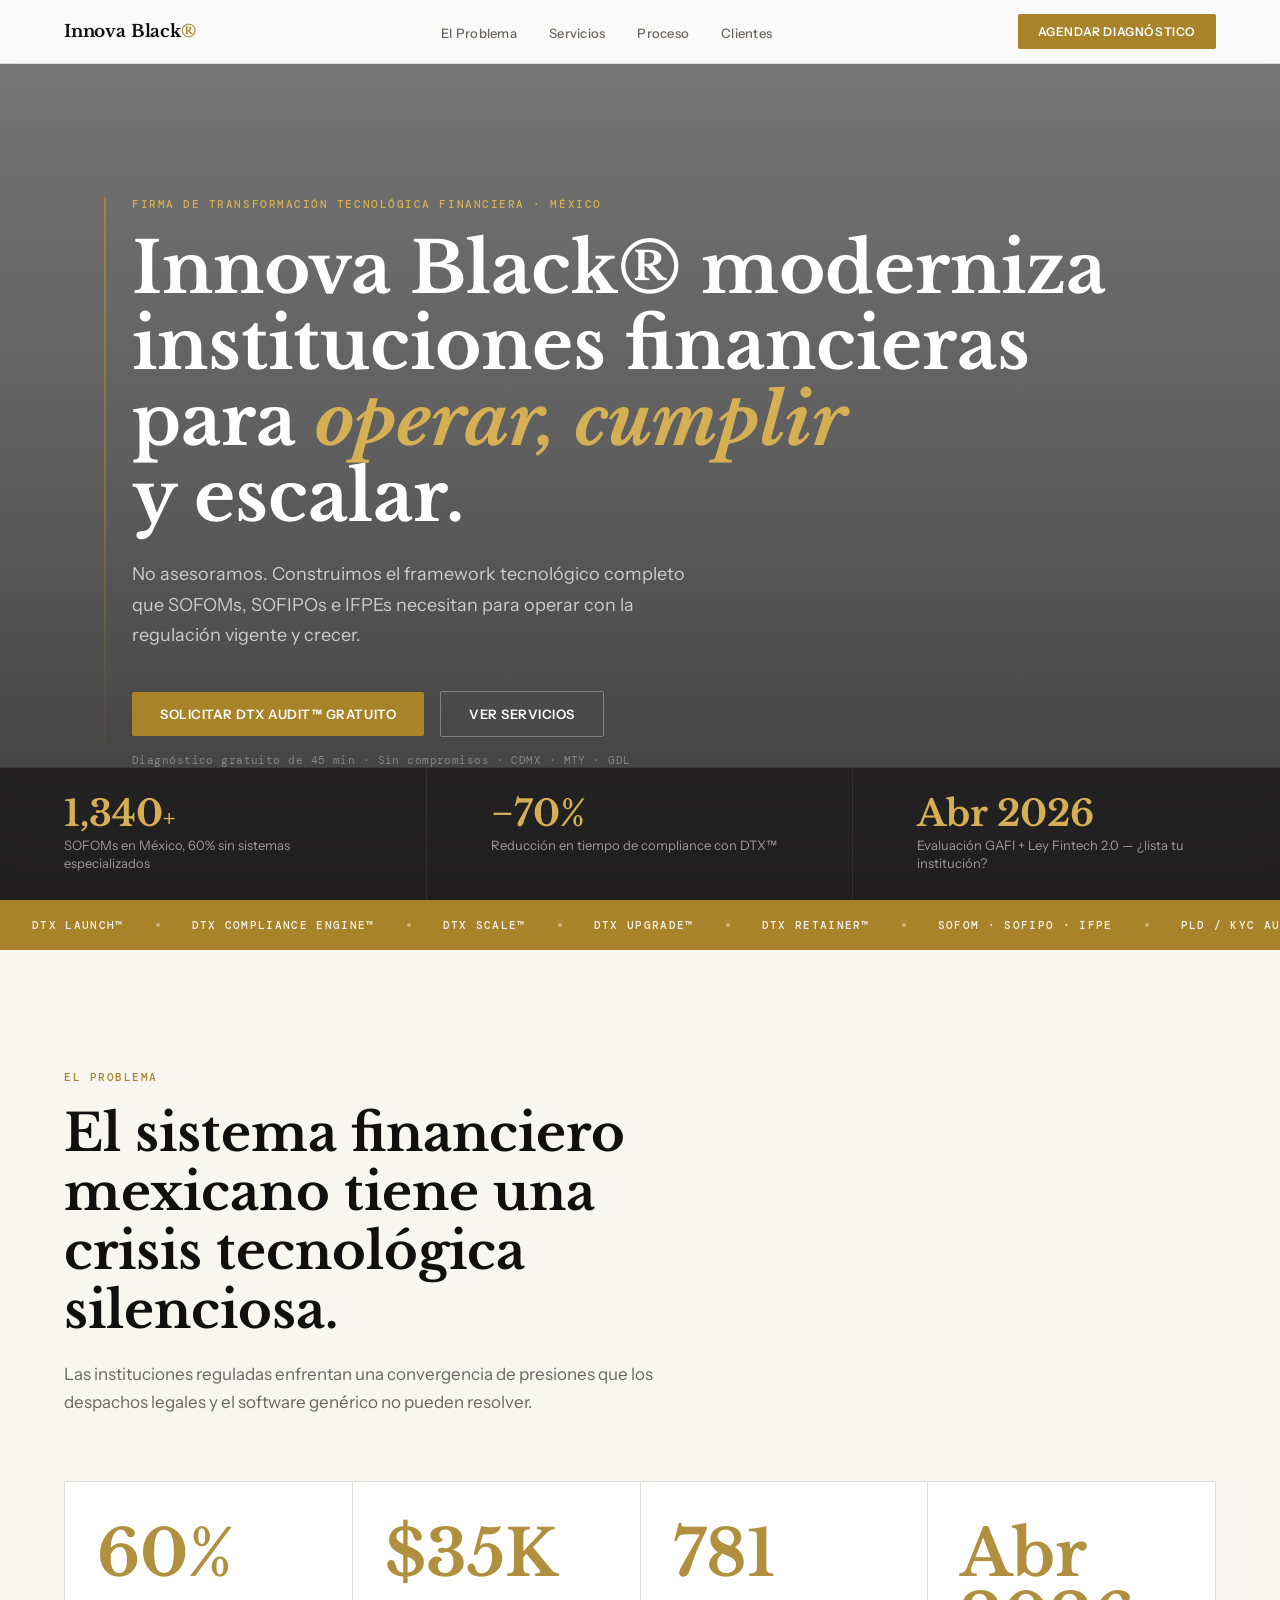
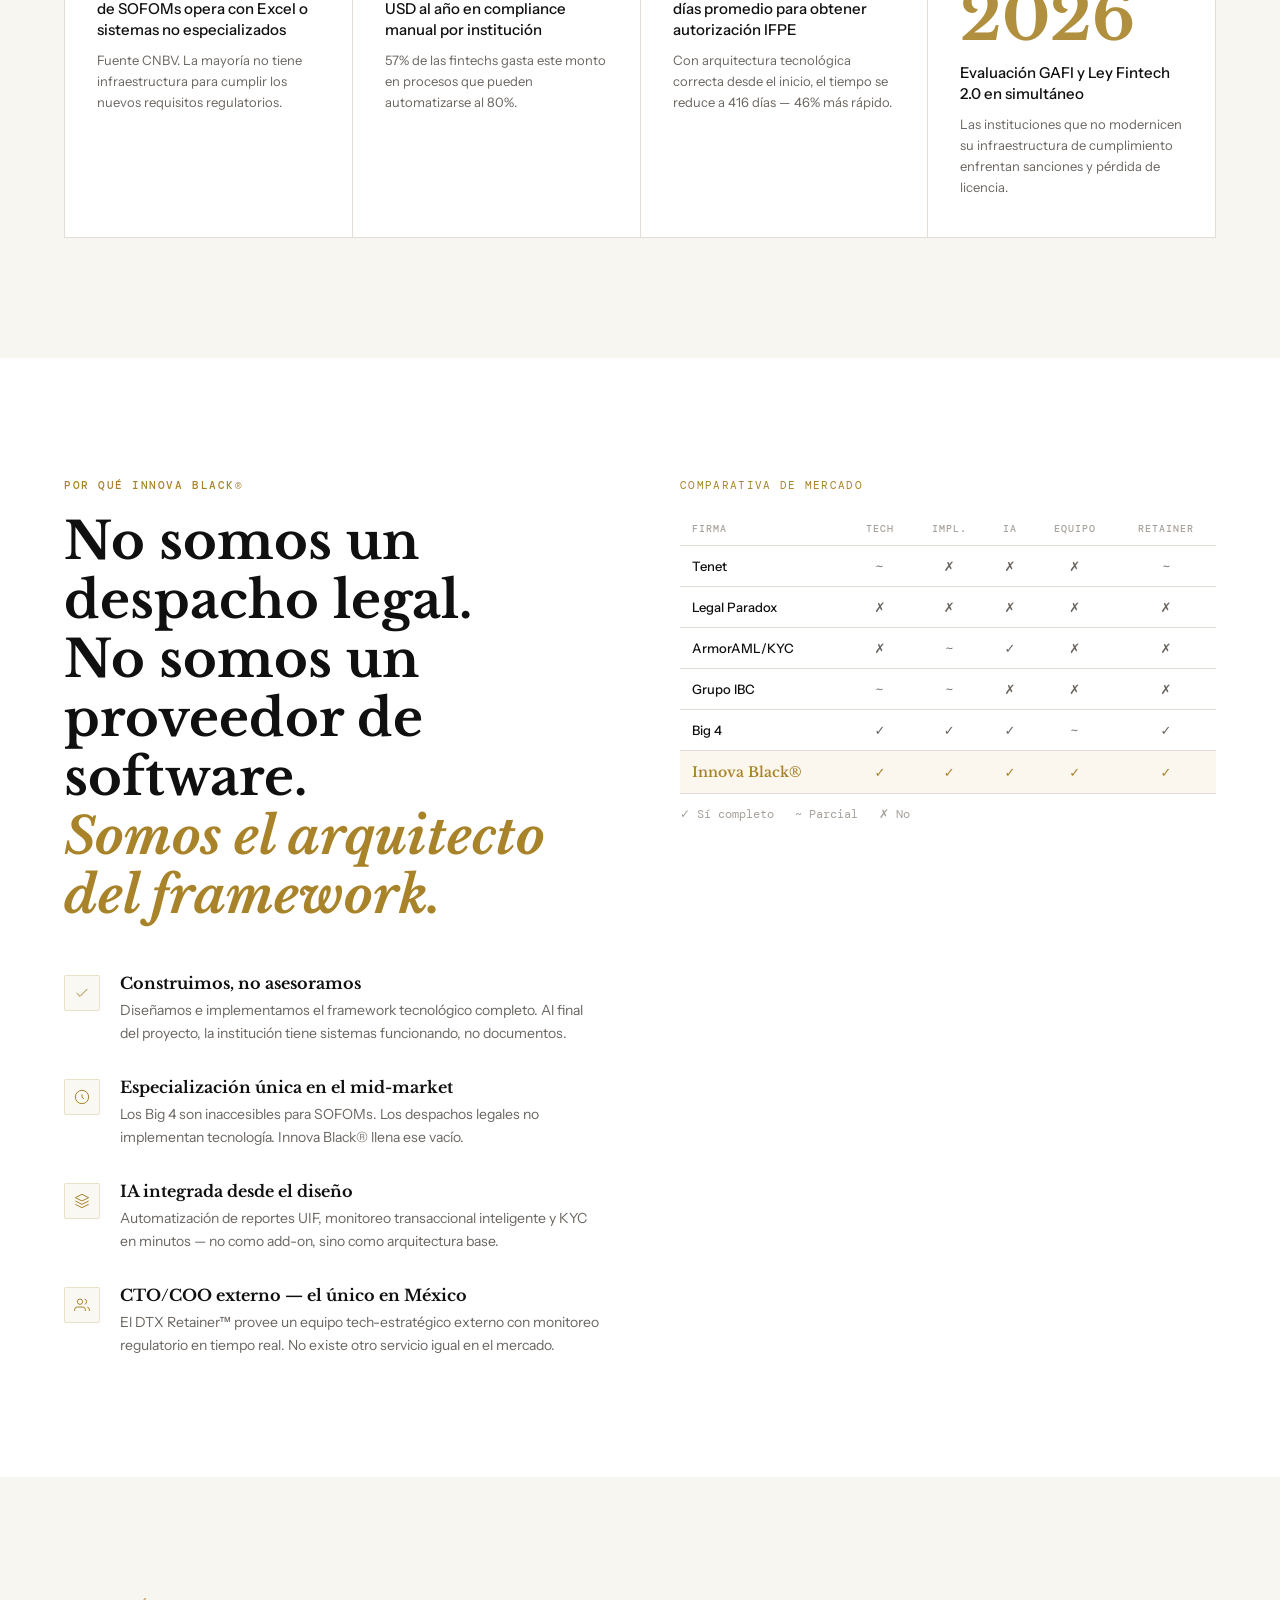
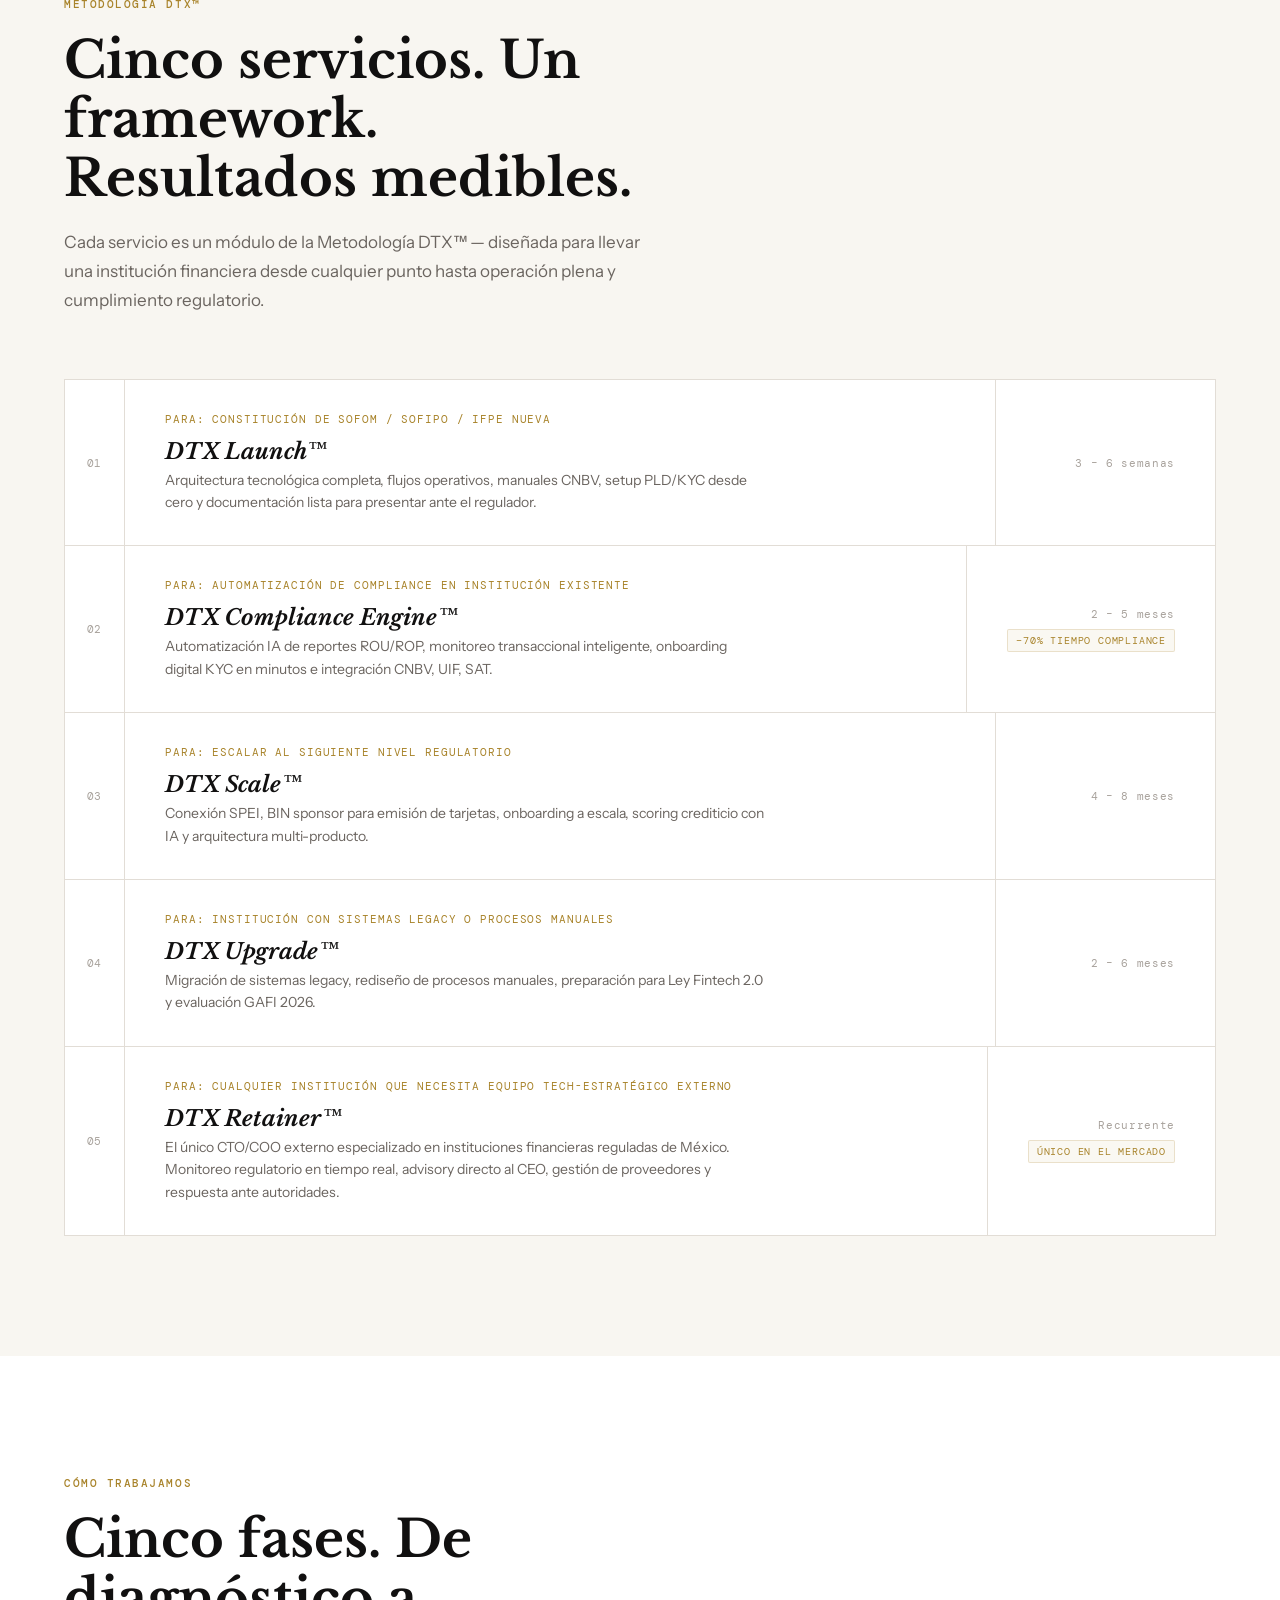
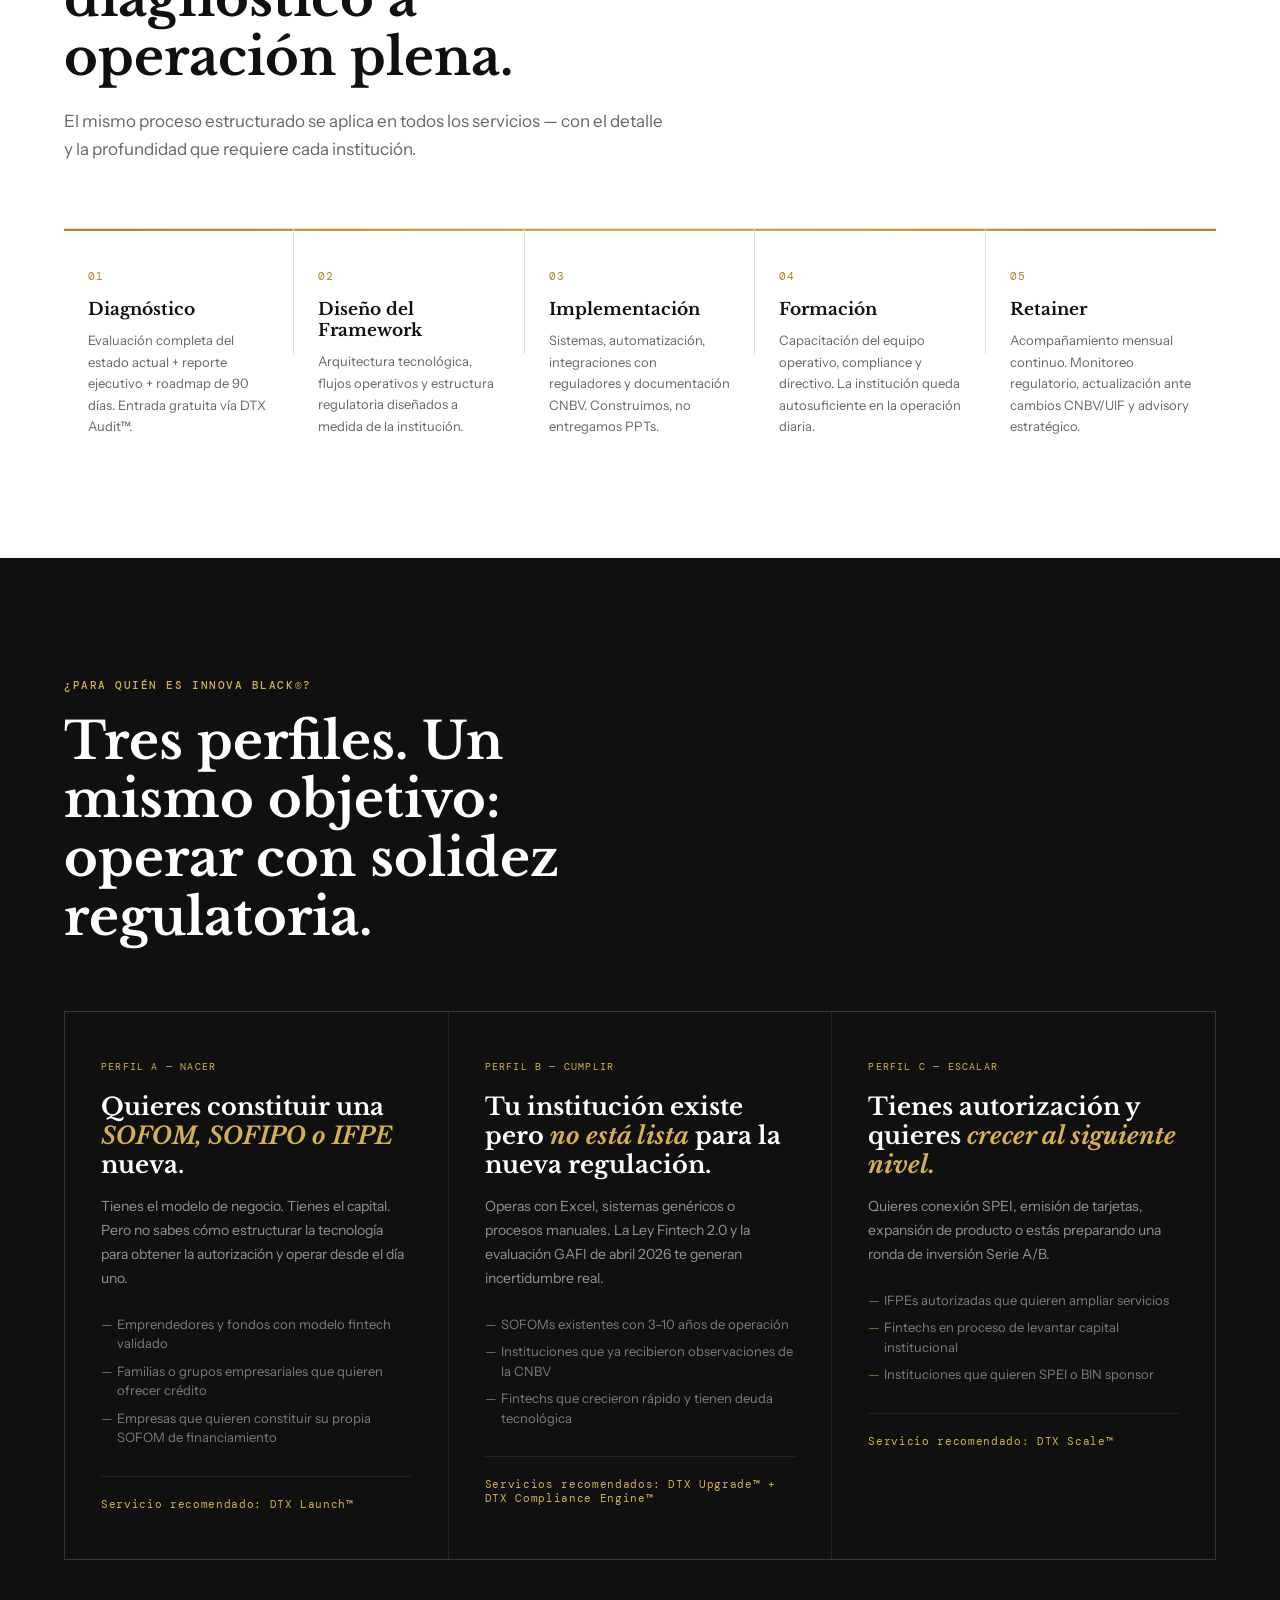
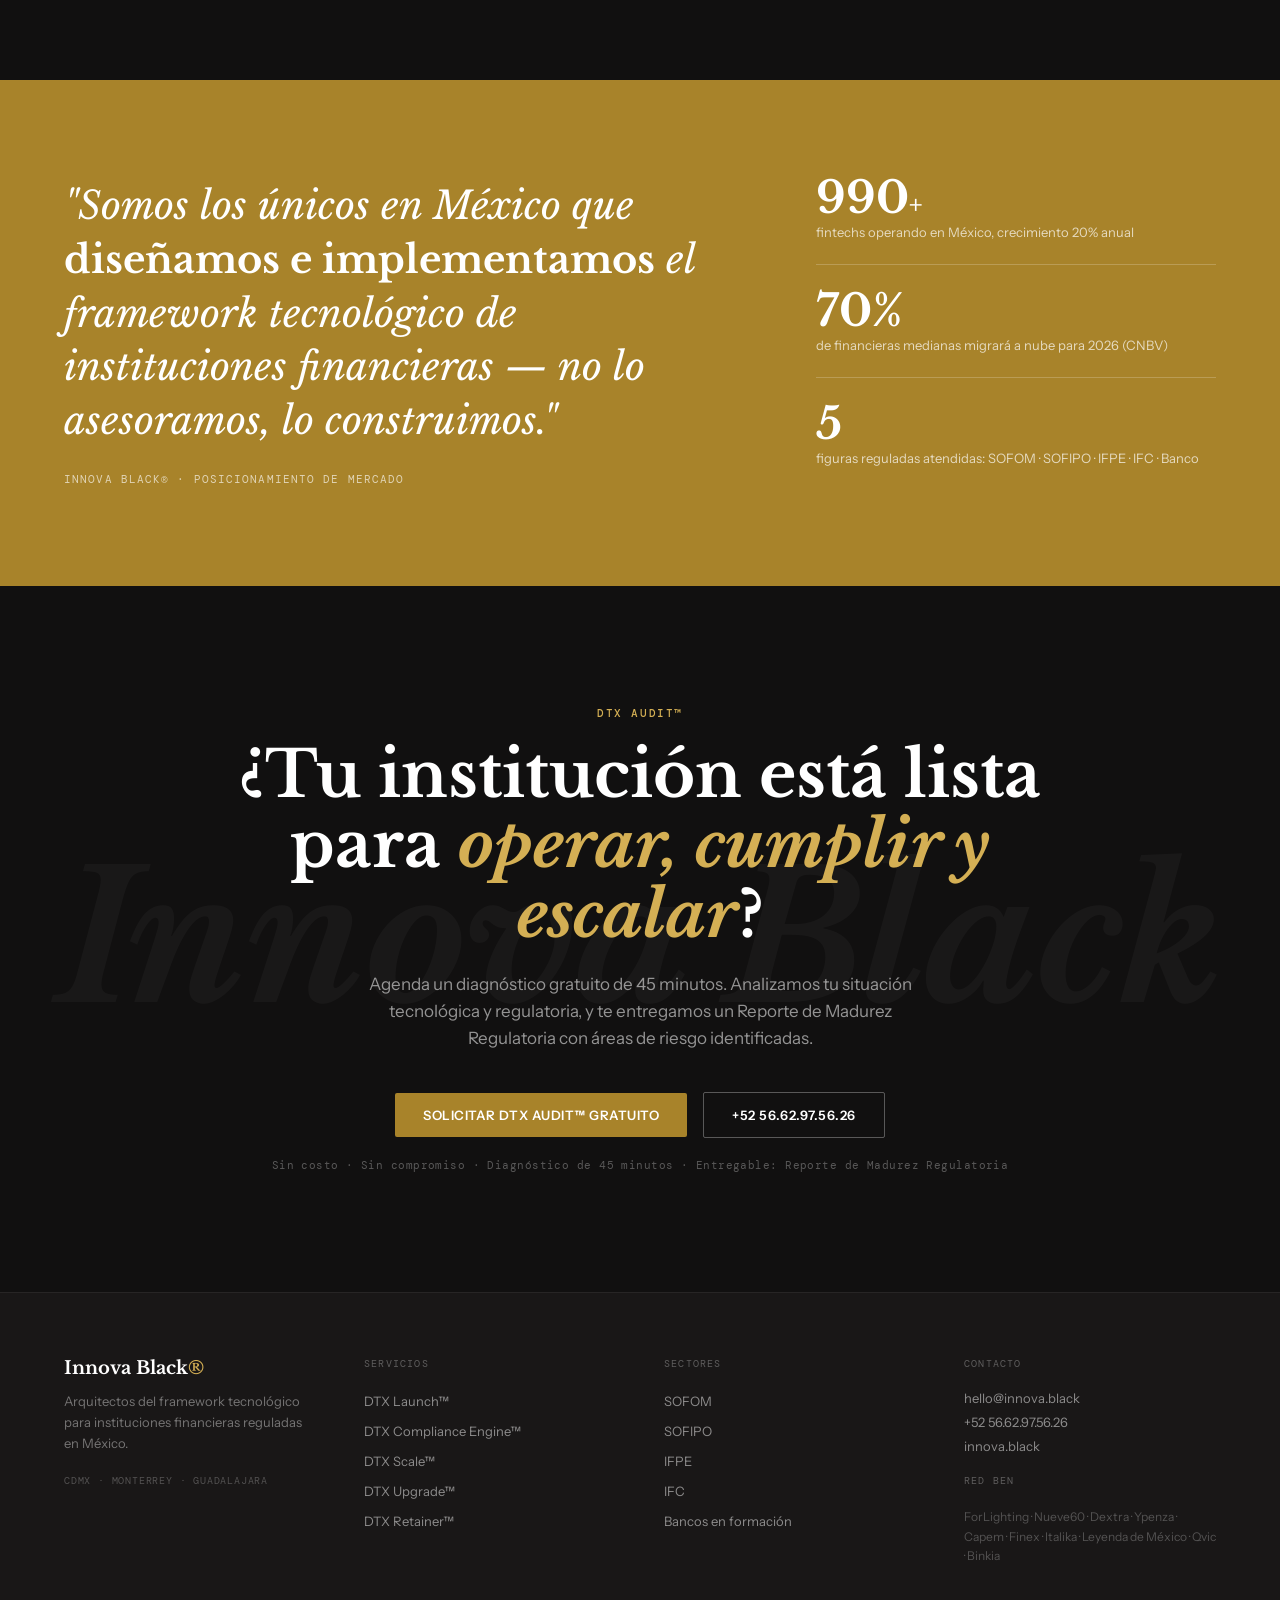
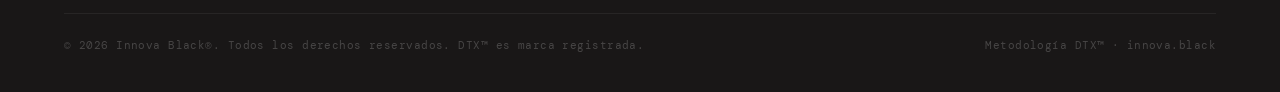
<file: index.html>
<!DOCTYPE html>
<html lang="es">
<head>
  <meta charset="UTF-8" />
  <meta name="viewport" content="width=device-width, initial-scale=1.0" />
  <title>Innova Black® — Arquitectos del Framework Tecnológico Financiero</title>
  <meta name="description" content="Innova Black® moderniza instituciones financieras reguladas para operar, cumplir y escalar. SOFOM, SOFIPO, IFPE. México." />
  <link rel="preconnect" href="https://fonts.googleapis.com" />
  <link rel="preconnect" href="https://fonts.gstatic.com" crossorigin />
  <link href="https://fonts.googleapis.com/css2?family=Libre+Baskerville:ital,wght@0,400;0,700;1,400&family=Instrument+Sans:wght@300;400;500;600&family=DM+Mono:wght@400;500&display=swap" rel="stylesheet" />

  <style>
    /* ============================================================
       TOKENS
    ============================================================ */
    :root {
      --white:      #FFFFFF;
      --paper:      #F8F6F1;
      --paper2:     #F0EDE6;
      --ink:        #111010;
      --ink2:       #1E1C1C;
      --muted:      #6B6560;
      --light:      #A8A29C;
      --rule:       #E2DDD6;
      --gold:       #A8832A;
      --gold2:      #C49B35;
      --gold3:      #D4AF54;
      --gold-bg:    #FBF7EE;
      --gold-rule:  rgba(168,131,42,.20);
      --gold-pale:  rgba(168,131,42,.06);
      --neg:        #111010;
      --neg2:       #191717;

      --serif:  'Libre Baskerville', Georgia, serif;
      --sans:   'Instrument Sans', system-ui, sans-serif;
      --mono:   'DM Mono', monospace;

      --pad-x: 64px;
      --pad-y: 120px;
    }

    /* ============================================================
       RESET & BASE
    ============================================================ */
    *, *::before, *::after { box-sizing: border-box; margin: 0; padding: 0; }
    html { scroll-behavior: smooth; }
    body {
      font-family: var(--sans);
      font-weight: 400;
      color: var(--ink);
      background: var(--white);
      -webkit-font-smoothing: antialiased;
      overflow-x: hidden;
    }
    a { color: inherit; text-decoration: none; }
    img { display: block; max-width: 100%; }

    /* ============================================================
       TYPOGRAPHY HELPERS
    ============================================================ */
    .eyebrow {
      font-family: var(--mono);
      font-size: 11px;
      font-weight: 500;
      letter-spacing: .14em;
      text-transform: uppercase;
      color: var(--gold);
      display: block;
      margin-bottom: 20px;
    }
    .s-h2 {
      font-family: var(--serif);
      font-size: clamp(32px, 4vw, 52px);
      font-weight: 700;
      line-height: 1.15;
      color: var(--ink);
      margin-bottom: 20px;
    }
    .s-lead {
      font-size: 17px;
      font-weight: 300;
      line-height: 1.7;
      color: var(--muted);
      max-width: 620px;
    }
    .on-dark .s-h2 { color: var(--white); }
    .on-dark .s-lead { color: rgba(255,255,255,.65); }
    .on-dark .eyebrow { color: var(--gold3); }

    /* ============================================================
       SCROLL REVEAL
    ============================================================ */
    .r {
      opacity: 0;
      transform: translateY(22px);
      transition: opacity .55s ease, transform .55s ease;
    }
    .r.in { opacity: 1; transform: none; }
    .d1 { transition-delay: .08s; }
    .d2 { transition-delay: .16s; }
    .d3 { transition-delay: .24s; }
    .d4 { transition-delay: .32s; }
    .d5 { transition-delay: .40s; }

    /* ============================================================
       BUTTONS
    ============================================================ */
    .btn {
      display: inline-flex;
      align-items: center;
      gap: 8px;
      font-family: var(--sans);
      font-size: 13px;
      font-weight: 600;
      letter-spacing: .04em;
      text-transform: uppercase;
      padding: 14px 28px;
      border-radius: 2px;
      cursor: pointer;
      transition: all .2s ease;
      border: none;
    }
    .btn-gold {
      background: var(--gold);
      color: var(--white);
    }
    .btn-gold:hover { background: var(--gold2); }
    .btn-outline {
      background: transparent;
      color: var(--white);
      border: 1px solid rgba(255,255,255,.3);
    }
    .btn-outline:hover { border-color: var(--gold3); color: var(--gold3); }
    .btn-outline-dark {
      background: transparent;
      color: var(--ink);
      border: 1px solid var(--rule);
    }
    .btn-outline-dark:hover { border-color: var(--gold); color: var(--gold); }

    /* ============================================================
       1. NAV
    ============================================================ */
    #nav {
      position: fixed;
      top: 0; left: 0; right: 0;
      z-index: 100;
      background: rgba(255,255,255,.96);
      backdrop-filter: blur(8px);
      border-bottom: 1px solid var(--rule);
      height: 64px;
      display: flex;
      align-items: center;
      padding: 0 var(--pad-x);
      transition: box-shadow .2s;
    }
    #nav.scrolled { box-shadow: 0 2px 24px rgba(17,16,16,.06); }
    .nav-inner {
      display: flex;
      align-items: center;
      justify-content: space-between;
      width: 100%;
      max-width: 1200px;
      margin: 0 auto;
    }
    .nav-logo {
      font-family: var(--serif);
      font-size: 17px;
      font-weight: 700;
      color: var(--ink);
      letter-spacing: -.01em;
    }
    .nav-logo span { color: var(--gold); }
    .nav-links {
      display: flex;
      align-items: center;
      gap: 32px;
      list-style: none;
    }
    .nav-links a {
      font-size: 13px;
      font-weight: 500;
      color: var(--muted);
      letter-spacing: .02em;
      transition: color .15s;
    }
    .nav-links a:hover { color: var(--ink); }
    .nav-cta {
      font-family: var(--sans);
      font-size: 12px;
      font-weight: 600;
      letter-spacing: .05em;
      text-transform: uppercase;
      color: var(--white);
      background: var(--gold);
      padding: 10px 20px;
      border-radius: 2px;
      transition: background .15s;
    }
    .nav-cta:hover { background: var(--gold2); }
    .nav-hamburger {
      display: none;
      flex-direction: column;
      gap: 5px;
      cursor: pointer;
      padding: 4px;
    }
    .nav-hamburger span {
      display: block;
      width: 22px;
      height: 2px;
      background: var(--ink);
      transition: all .2s;
    }

    /* ============================================================
       2. HERO
    ============================================================ */
    /* Hero video fullscreen */
    #hero {
      position: relative;
      width: 100%;
      height: 100vh;
      min-height: 640px;
      overflow: hidden;
      display: flex;
      align-items: center;
      justify-content: center;
    }
    .hero-video {
      position: absolute;
      inset: 0;
      width: 100%;
      height: 100%;
      object-fit: cover;
      object-position: center;
      z-index: 0;
    }
    .hero-overlay {
      position: absolute;
      inset: 0;
      z-index: 1;
      background: linear-gradient(
        to bottom,
        rgba(10,9,9,.55) 0%,
        rgba(10,9,9,.65) 50%,
        rgba(10,9,9,.80) 100%
      );
    }
    .hero-inner {
      position: relative;
      z-index: 2;
      max-width: 1200px;
      width: 100%;
      padding: 0 var(--pad-x);
      margin: 0 auto;
      padding-top: 64px;
      display: flex;
      flex-direction: column;
      align-items: flex-start;
    }
    .hero-left { position: relative; padding-left: 28px; }
    .hero-line {
      position: absolute;
      left: 0; top: 0; bottom: 0;
      width: 2px;
      background: linear-gradient(to bottom, var(--gold), transparent);
    }
    .hero-h1 {
      font-family: var(--serif);
      font-size: clamp(40px, 5.5vw, 76px);
      font-weight: 700;
      line-height: 1.08;
      color: var(--white);
      margin-bottom: 24px;
    }
    .hero-h1 em {
      font-style: italic;
      color: var(--gold3);
    }
    .hero-sub {
      font-size: 18px;
      font-weight: 300;
      line-height: 1.7;
      color: rgba(255,255,255,.7);
      max-width: 560px;
      margin-bottom: 40px;
    }
    .hero-actions {
      display: flex;
      align-items: center;
      gap: 16px;
      flex-wrap: wrap;
    }
    .hero-footnote {
      margin-top: 16px;
      font-family: var(--mono);
      font-size: 11px;
      color: rgba(255,255,255,.35);
      letter-spacing: .04em;
    }
    /* Stats bar at bottom of hero */
    .hero-stats-bar {
      position: absolute;
      bottom: 0; left: 0; right: 0;
      z-index: 2;
      display: grid;
      grid-template-columns: repeat(3, 1fr);
      border-top: 1px solid rgba(255,255,255,.1);
      background: rgba(10,9,9,.55);
      backdrop-filter: blur(8px);
    }
    .stat-row {
      padding: 28px var(--pad-x);
      border-right: 1px solid rgba(255,255,255,.08);
    }
    .stat-row:last-child { border-right: none; }
    .stat-num {
      font-family: var(--serif);
      font-size: 36px;
      font-weight: 700;
      color: var(--gold3);
      line-height: 1;
      margin-bottom: 4px;
    }
    .stat-label {
      font-size: 13px;
      font-weight: 300;
      color: rgba(255,255,255,.55);
      line-height: 1.4;
    }

    /* ============================================================
       3. GOLD BAND
    ============================================================ */
    #gold-band {
      background: var(--gold);
      padding: 18px 0;
      overflow: hidden;
    }
    .marquee-track {
      display: flex;
      gap: 0;
      width: max-content;
      animation: marquee 28s linear infinite;
    }
    .marquee-item {
      display: flex;
      align-items: center;
      gap: 0;
      white-space: nowrap;
    }
    .marquee-text {
      font-family: var(--mono);
      font-size: 11px;
      font-weight: 500;
      letter-spacing: .12em;
      text-transform: uppercase;
      color: rgba(255,255,255,.9);
      padding: 0 32px;
    }
    .marquee-dot {
      width: 4px;
      height: 4px;
      border-radius: 50%;
      background: rgba(255,255,255,.4);
      flex-shrink: 0;
    }
    @keyframes marquee {
      from { transform: translateX(0); }
      to   { transform: translateX(-50%); }
    }

    /* ============================================================
       4. EL PROBLEMA
    ============================================================ */
    #problema {
      padding: var(--pad-y) var(--pad-x);
      background: var(--paper);
    }
    .sec-inner {
      max-width: 1200px;
      margin: 0 auto;
    }
    .sec-header {
      max-width: 600px;
      margin-bottom: 64px;
    }
    .problem-grid {
      display: grid;
      grid-template-columns: repeat(4, 1fr);
      gap: 1px;
      background: var(--rule);
      border: 1px solid var(--rule);
    }
    .problem-card {
      background: var(--white);
      padding: 40px 32px;
      position: relative;
      overflow: hidden;
      transition: background .2s;
    }
    .problem-card::before {
      content: '';
      position: absolute;
      top: 0; left: 0; right: 0;
      height: 2px;
      background: var(--gold);
      transform: scaleX(0);
      transform-origin: left;
      transition: transform .3s ease;
    }
    .problem-card:hover::before { transform: scaleX(1); }
    .problem-card:hover { background: var(--gold-bg); }
    .problem-num {
      font-family: var(--serif);
      font-size: 64px;
      font-weight: 700;
      color: var(--gold);
      line-height: 1;
      margin-bottom: 12px;
      opacity: .9;
    }
    .problem-label {
      font-size: 15px;
      font-weight: 500;
      color: var(--ink);
      line-height: 1.4;
      margin-bottom: 10px;
    }
    .problem-desc {
      font-size: 13px;
      font-weight: 300;
      color: var(--muted);
      line-height: 1.6;
    }

    /* ============================================================
       5. DIFERENCIADOR
    ============================================================ */
    #diferenciador {
      padding: var(--pad-y) var(--pad-x);
      background: var(--white);
    }
    .dif-grid {
      display: grid;
      grid-template-columns: 1fr 1fr;
      gap: 80px;
      align-items: start;
    }
    .dif-points {
      display: flex;
      flex-direction: column;
      gap: 32px;
      margin-top: 48px;
    }
    .dif-point {
      display: flex;
      gap: 20px;
      align-items: flex-start;
    }
    .dif-icon {
      width: 36px;
      height: 36px;
      border: 1px solid var(--gold-rule);
      border-radius: 2px;
      background: var(--gold-pale);
      display: flex;
      align-items: center;
      justify-content: center;
      flex-shrink: 0;
      margin-top: 2px;
    }
    .dif-icon svg { width: 16px; height: 16px; stroke: var(--gold); fill: none; stroke-width: 1.5; }
    .dif-point-title {
      font-family: var(--serif);
      font-size: 16px;
      font-weight: 700;
      color: var(--ink);
      margin-bottom: 6px;
    }
    .dif-point-desc {
      font-size: 14px;
      font-weight: 300;
      color: var(--muted);
      line-height: 1.65;
    }

    /* Comparison table */
    .comp-table-wrap {
      overflow-x: auto;
    }
    .comp-table-label {
      font-family: var(--mono);
      font-size: 11px;
      letter-spacing: .12em;
      text-transform: uppercase;
      color: var(--gold);
      margin-bottom: 20px;
      display: block;
    }
    .comp-table {
      width: 100%;
      border-collapse: collapse;
      font-size: 13px;
    }
    .comp-table th {
      font-family: var(--mono);
      font-size: 10px;
      font-weight: 500;
      letter-spacing: .1em;
      text-transform: uppercase;
      color: var(--light);
      padding: 10px 12px;
      text-align: center;
      border-bottom: 1px solid var(--rule);
    }
    .comp-table th:first-child { text-align: left; }
    .comp-table td {
      padding: 12px 12px;
      text-align: center;
      border-bottom: 1px solid var(--rule);
      color: var(--muted);
      font-size: 13px;
    }
    .comp-table td:first-child {
      text-align: left;
      color: var(--ink);
      font-weight: 500;
      font-size: 13px;
    }
    .comp-table tr.ib-row {
      background: var(--gold-bg);
    }
    .comp-table tr.ib-row td {
      color: var(--gold);
      font-weight: 600;
    }
    .comp-table tr.ib-row td:first-child {
      color: var(--gold);
      font-family: var(--serif);
      font-size: 14px;
    }
    .check { color: var(--gold); font-weight: 700; }
    .cross { color: var(--light); }
    .half { color: #B8A090; }

    /* ============================================================
       6. SERVICIOS
    ============================================================ */
    #servicios {
      padding: var(--pad-y) var(--pad-x);
      background: var(--paper);
    }
    .services-list {
      display: flex;
      flex-direction: column;
      gap: 0;
      border: 1px solid var(--rule);
      margin-top: 56px;
    }
    .service-row {
      display: grid;
      grid-template-columns: 60px 1fr auto;
      gap: 0;
      align-items: stretch;
      border-bottom: 1px solid var(--rule);
      background: var(--white);
      transition: background .2s;
      cursor: default;
      position: relative;
    }
    .service-row:last-child { border-bottom: none; }
    .service-row::before {
      content: '';
      position: absolute;
      top: 0; left: 0; right: 0;
      height: 2px;
      background: var(--gold);
      transform: scaleX(0);
      transform-origin: left;
      transition: transform .3s ease;
    }
    .service-row:hover::before { transform: scaleX(1); }
    .service-row:hover { background: var(--gold-bg); }
    .service-num-col {
      display: flex;
      align-items: center;
      justify-content: center;
      border-right: 1px solid var(--rule);
      padding: 32px 0;
    }
    .service-num {
      font-family: var(--mono);
      font-size: 11px;
      color: var(--light);
      letter-spacing: .08em;
    }
    .service-body {
      padding: 32px 40px;
    }
    .service-name {
      font-family: var(--serif);
      font-size: 22px;
      font-weight: 700;
      font-style: italic;
      color: var(--ink);
      margin-bottom: 4px;
    }
    .service-for {
      font-family: var(--mono);
      font-size: 11px;
      color: var(--gold);
      letter-spacing: .08em;
      text-transform: uppercase;
      margin-bottom: 12px;
    }
    .service-desc {
      font-size: 14px;
      font-weight: 300;
      color: var(--muted);
      line-height: 1.6;
      max-width: 600px;
    }
    .service-price-col {
      display: flex;
      flex-direction: column;
      align-items: flex-end;
      justify-content: center;
      padding: 32px 40px;
      border-left: 1px solid var(--rule);
      min-width: 220px;
    }
    .service-price {
      font-family: var(--serif);
      font-size: 20px;
      font-weight: 700;
      color: var(--ink);
      text-align: right;
      line-height: 1.2;
      margin-bottom: 4px;
    }
    .service-duration {
      font-family: var(--mono);
      font-size: 11px;
      color: var(--light);
      letter-spacing: .06em;
      text-align: right;
    }
    .service-badge {
      font-family: var(--mono);
      font-size: 10px;
      letter-spacing: .08em;
      text-transform: uppercase;
      background: var(--gold-pale);
      color: var(--gold);
      border: 1px solid var(--gold-rule);
      padding: 4px 8px;
      border-radius: 2px;
      margin-top: 8px;
      display: inline-block;
    }

    /* ============================================================
       7. PROCESO
    ============================================================ */
    #proceso {
      padding: var(--pad-y) var(--pad-x);
      background: var(--white);
    }
    .proceso-steps {
      display: grid;
      grid-template-columns: repeat(5, 1fr);
      gap: 0;
      margin-top: 64px;
      border-top: 1px solid var(--rule);
      position: relative;
    }
    .proceso-steps::before {
      content: '';
      position: absolute;
      top: 0; left: 0; right: 0;
      height: 2px;
      background: linear-gradient(to right, var(--gold), var(--gold2), var(--gold3), var(--gold2), var(--gold));
    }
    .paso {
      padding: 40px 24px 0;
      position: relative;
    }
    .paso::after {
      content: '';
      position: absolute;
      top: 0; right: 0;
      width: 1px;
      height: 60%;
      background: var(--rule);
    }
    .paso:last-child::after { display: none; }
    .paso-num {
      font-family: var(--mono);
      font-size: 11px;
      color: var(--gold);
      letter-spacing: .1em;
      margin-bottom: 16px;
      display: block;
    }
    .paso-title {
      font-family: var(--serif);
      font-size: 17px;
      font-weight: 700;
      color: var(--ink);
      margin-bottom: 10px;
    }
    .paso-desc {
      font-size: 13px;
      font-weight: 300;
      color: var(--muted);
      line-height: 1.65;
    }

    /* ============================================================
       8. CLIENTES
    ============================================================ */
    #clientes {
      padding: var(--pad-y) var(--pad-x);
      background: var(--neg);
    }
    .clients-grid {
      display: grid;
      grid-template-columns: repeat(3, 1fr);
      gap: 1px;
      background: rgba(255,255,255,.08);
      margin-top: 56px;
      border: 1px solid rgba(255,255,255,.08);
    }
    .client-card {
      background: var(--neg);
      padding: 48px 36px;
      position: relative;
      overflow: hidden;
      transition: background .2s;
    }
    .client-card::before {
      content: '';
      position: absolute;
      top: 0; left: 0; right: 0;
      height: 2px;
      background: var(--gold);
      transform: scaleX(0);
      transform-origin: left;
      transition: transform .3s ease;
    }
    .client-card:hover::before { transform: scaleX(1); }
    .client-card:hover { background: #171515; }
    .client-tag {
      font-family: var(--mono);
      font-size: 10px;
      letter-spacing: .12em;
      text-transform: uppercase;
      color: var(--gold3);
      margin-bottom: 20px;
      display: block;
    }
    .client-h3 {
      font-family: var(--serif);
      font-size: 24px;
      font-weight: 700;
      color: var(--white);
      line-height: 1.2;
      margin-bottom: 16px;
    }
    .client-h3 em { font-style: italic; color: var(--gold3); }
    .client-desc {
      font-size: 14px;
      font-weight: 300;
      color: rgba(255,255,255,.55);
      line-height: 1.7;
      margin-bottom: 24px;
    }
    .client-list {
      list-style: none;
      display: flex;
      flex-direction: column;
      gap: 8px;
    }
    .client-list li {
      font-size: 13px;
      font-weight: 400;
      color: rgba(255,255,255,.45);
      padding-left: 16px;
      position: relative;
      line-height: 1.5;
    }
    .client-list li::before {
      content: '—';
      position: absolute;
      left: 0;
      color: var(--gold3);
      opacity: .6;
    }
    .client-service {
      margin-top: 28px;
      padding-top: 20px;
      border-top: 1px solid rgba(255,255,255,.08);
      font-family: var(--mono);
      font-size: 11px;
      color: var(--gold3);
      letter-spacing: .06em;
    }

    /* ============================================================
       9. PULL QUOTE
    ============================================================ */
    #pullquote {
      padding: 96px var(--pad-x);
      background: var(--gold);
    }
    .quote-inner {
      max-width: 1200px;
      margin: 0 auto;
      display: grid;
      grid-template-columns: 1fr 400px;
      gap: 80px;
      align-items: center;
    }
    .quote-text {
      font-family: var(--serif);
      font-size: clamp(24px, 3vw, 40px);
      font-weight: 400;
      font-style: italic;
      color: var(--white);
      line-height: 1.4;
    }
    .quote-text strong { font-weight: 700; font-style: normal; }
    .quote-author {
      margin-top: 24px;
      font-family: var(--mono);
      font-size: 11px;
      letter-spacing: .1em;
      text-transform: uppercase;
      color: rgba(255,255,255,.65);
    }
    .quote-stats {
      display: flex;
      flex-direction: column;
      gap: 0;
    }
    .qstat {
      padding: 24px 0;
      border-bottom: 1px solid rgba(255,255,255,.2);
    }
    .qstat:last-child { border-bottom: none; }
    .qstat:first-child { padding-top: 0; }
    .qstat-num {
      font-family: var(--serif);
      font-size: 44px;
      font-weight: 700;
      color: var(--white);
      line-height: 1;
      margin-bottom: 4px;
    }
    .qstat-label {
      font-size: 13px;
      color: rgba(255,255,255,.7);
      font-weight: 300;
    }

    /* ============================================================
       10. CTA
    ============================================================ */
    #cta {
      padding: var(--pad-y) var(--pad-x);
      background: var(--neg);
      position: relative;
      overflow: hidden;
    }
    .cta-ghost {
      position: absolute;
      left: 50%;
      top: 50%;
      transform: translate(-50%, -50%);
      font-family: var(--serif);
      font-size: clamp(80px, 14vw, 220px);
      font-weight: 700;
      font-style: italic;
      color: var(--white);
      opacity: .03;
      white-space: nowrap;
      pointer-events: none;
      user-select: none;
    }
    .cta-inner {
      max-width: 900px;
      margin: 0 auto;
      text-align: center;
      position: relative;
      z-index: 1;
    }
    .cta-h2 {
      font-family: var(--serif);
      font-size: clamp(36px, 5vw, 64px);
      font-weight: 700;
      color: var(--white);
      line-height: 1.1;
      margin-bottom: 20px;
    }
    .cta-h2 em { font-style: italic; color: var(--gold3); }
    .cta-sub {
      font-size: 17px;
      font-weight: 300;
      color: rgba(255,255,255,.55);
      line-height: 1.6;
      max-width: 560px;
      margin: 0 auto 40px;
    }
    .cta-actions {
      display: flex;
      align-items: center;
      justify-content: center;
      gap: 16px;
      flex-wrap: wrap;
    }
    .cta-note {
      margin-top: 20px;
      font-family: var(--mono);
      font-size: 11px;
      color: rgba(255,255,255,.3);
      letter-spacing: .04em;
    }

    /* ============================================================
       11. FOOTER
    ============================================================ */
    #footer {
      padding: 64px var(--pad-x) 40px;
      background: var(--neg2);
      border-top: 1px solid rgba(255,255,255,.06);
    }
    .footer-top {
      max-width: 1200px;
      margin: 0 auto;
      display: grid;
      grid-template-columns: 1fr 1fr 1fr 1fr;
      gap: 48px;
      padding-bottom: 48px;
      border-bottom: 1px solid rgba(255,255,255,.06);
    }
    .footer-logo {
      font-family: var(--serif);
      font-size: 18px;
      font-weight: 700;
      color: var(--white);
      margin-bottom: 12px;
    }
    .footer-logo span { color: var(--gold3); }
    .footer-tagline {
      font-size: 13px;
      font-weight: 300;
      color: rgba(255,255,255,.4);
      line-height: 1.6;
      margin-bottom: 20px;
    }
    .footer-cities {
      font-family: var(--mono);
      font-size: 10px;
      color: rgba(255,255,255,.25);
      letter-spacing: .08em;
      text-transform: uppercase;
    }
    .footer-col-title {
      font-family: var(--mono);
      font-size: 10px;
      letter-spacing: .12em;
      text-transform: uppercase;
      color: rgba(255,255,255,.3);
      margin-bottom: 20px;
    }
    .footer-links {
      list-style: none;
      display: flex;
      flex-direction: column;
      gap: 10px;
    }
    .footer-links a {
      font-size: 13px;
      font-weight: 300;
      color: rgba(255,255,255,.5);
      transition: color .15s;
    }
    .footer-links a:hover { color: var(--gold3); }
    .footer-contact a {
      display: block;
      font-size: 13px;
      font-weight: 300;
      color: rgba(255,255,255,.5);
      margin-bottom: 8px;
      transition: color .15s;
    }
    .footer-contact a:hover { color: var(--gold3); }
    .footer-bottom {
      max-width: 1200px;
      margin: 24px auto 0;
      display: flex;
      align-items: center;
      justify-content: space-between;
    }
    .footer-copy {
      font-family: var(--mono);
      font-size: 11px;
      color: rgba(255,255,255,.2);
      letter-spacing: .04em;
    }

    /* ============================================================
       MOBILE NAV
    ============================================================ */
    .mobile-menu {
      display: none;
      position: fixed;
      top: 64px; left: 0; right: 0;
      background: var(--white);
      border-bottom: 1px solid var(--rule);
      padding: 24px var(--pad-x);
      z-index: 99;
      flex-direction: column;
      gap: 20px;
    }
    .mobile-menu.open { display: flex; }
    .mobile-menu a {
      font-size: 15px;
      font-weight: 500;
      color: var(--ink);
      padding: 8px 0;
      border-bottom: 1px solid var(--rule);
    }

    /* ============================================================
       RESPONSIVE
    ============================================================ */
    @media (max-width: 1024px) {
      :root { --pad-x: 40px; --pad-y: 96px; }
      .hero-inner { padding: 0 var(--pad-x); padding-top: 64px; }
      .hero-stats-bar { display: none; }
      .problem-grid { grid-template-columns: repeat(2, 1fr); }
      .dif-grid { grid-template-columns: 1fr; gap: 48px; }
      .proceso-steps { grid-template-columns: repeat(3, 1fr); }
      .clients-grid { grid-template-columns: 1fr; }
      .quote-inner { grid-template-columns: 1fr; gap: 48px; }
      .footer-top { grid-template-columns: 1fr 1fr; gap: 40px; }
    }

    @media (max-width: 768px) {
      :root { --pad-x: 28px; --pad-y: 80px; }
      .nav-links, .nav-cta { display: none; }
      .nav-hamburger { display: flex; }
      #hero { min-height: 100svh; }
      .hero-stats-bar { grid-template-columns: 1fr; }
      .problem-grid { grid-template-columns: 1fr; }
      .proceso-steps { grid-template-columns: 1fr 1fr; }
      .paso::after { display: none; }
      .service-row { grid-template-columns: 1fr; }
      .service-num-col { display: none; }
      .service-price-col { border-left: none; border-top: 1px solid var(--rule); align-items: flex-start; }
      .footer-top { grid-template-columns: 1fr; }
      .footer-bottom { flex-direction: column; gap: 12px; text-align: center; }
      .quote-stats { display: grid; grid-template-columns: repeat(3, 1fr); }
      .qstat { padding: 0 16px; border-bottom: none; border-right: 1px solid rgba(255,255,255,.2); }
      .qstat:last-child { border-right: none; }
    }
  </style>
</head>
<body>

  <!-- ============================================================
       1. NAV
  ============================================================ -->
  <nav id="nav">
    <div class="nav-inner">
      <a href="#" class="nav-logo">Innova Black<span>®</span></a>
      <ul class="nav-links">
        <li><a href="#problema">El Problema</a></li>
        <li><a href="#servicios">Servicios</a></li>
        <li><a href="#proceso">Proceso</a></li>
        <li><a href="#clientes">Clientes</a></li>
      </ul>
      <a href="#cta" class="nav-cta">Agendar Diagnóstico</a>
      <div class="nav-hamburger" id="hamburger" aria-label="Menú">
        <span></span><span></span><span></span>
      </div>
    </div>
  </nav>

  <!-- Mobile menu -->
  <div class="mobile-menu" id="mobile-menu">
    <a href="#problema" class="mobile-link">El Problema</a>
    <a href="#servicios" class="mobile-link">Servicios</a>
    <a href="#proceso" class="mobile-link">Proceso</a>
    <a href="#clientes" class="mobile-link">Clientes</a>
    <a href="#cta" class="mobile-link" style="color:var(--gold);font-weight:600;">Agendar Diagnóstico</a>
  </div>

  <!-- ============================================================
       2. HERO
  ============================================================ -->
  <section id="hero">
    <!-- Video background — reemplazar hero.mp4 con video corporativo real -->
    <video class="hero-video" autoplay muted loop playsinline poster="">
      <source src="assets/video/hero.mp4" type="video/mp4" />
    </video>
    <div class="hero-overlay"></div>

    <div class="hero-inner">
      <div class="hero-left">
        <div class="hero-line"></div>
        <span class="eyebrow r" style="color:var(--gold3)">Firma de transformación tecnológica financiera · México</span>
        <h1 class="hero-h1 r d1">
          Innova Black® moderniza<br />
          instituciones financieras<br />
          para <em>operar, cumplir</em><br />
          y escalar.
        </h1>
        <p class="hero-sub r d2">
          No asesoramos. Construimos el framework tecnológico completo
          que SOFOMs, SOFIPOs e IFPEs necesitan para operar con la
          regulación vigente y crecer.
        </p>
        <div class="hero-actions r d3">
          <a href="#cta" class="btn btn-gold">Solicitar DTX Audit™ gratuito</a>
          <a href="#servicios" class="btn btn-outline">Ver servicios</a>
        </div>
        <p class="hero-footnote r d4">Diagnóstico gratuito de 45 min · Sin compromisos · CDMX · MTY · GDL</p>
      </div>
    </div>

    <!-- Stats bar bottom -->
    <div class="hero-stats-bar">
      <div class="stat-row r">
        <div class="stat-num">1,340<span style="font-size:22px">+</span></div>
        <div class="stat-label">SOFOMs en México, 60% sin sistemas especializados</div>
      </div>
      <div class="stat-row r d1">
        <div class="stat-num">−70%</div>
        <div class="stat-label">Reducción en tiempo de compliance con DTX™</div>
      </div>
      <div class="stat-row r d2">
        <div class="stat-num">Abr 2026</div>
        <div class="stat-label">Evaluación GAFI + Ley Fintech 2.0 — ¿lista tu institución?</div>
      </div>
    </div>
  </section>

  <!-- ============================================================
       3. GOLD BAND
  ============================================================ -->
  <div id="gold-band" aria-hidden="true">
    <div class="marquee-track">
      <!-- First copy -->
      <div class="marquee-item"><span class="marquee-text">DTX Launch™</span><div class="marquee-dot"></div></div>
      <div class="marquee-item"><span class="marquee-text">DTX Compliance Engine™</span><div class="marquee-dot"></div></div>
      <div class="marquee-item"><span class="marquee-text">DTX Scale™</span><div class="marquee-dot"></div></div>
      <div class="marquee-item"><span class="marquee-text">DTX Upgrade™</span><div class="marquee-dot"></div></div>
      <div class="marquee-item"><span class="marquee-text">DTX Retainer™</span><div class="marquee-dot"></div></div>
      <div class="marquee-item"><span class="marquee-text">SOFOM · SOFIPO · IFPE</span><div class="marquee-dot"></div></div>
      <div class="marquee-item"><span class="marquee-text">PLD / KYC Automatizado</span><div class="marquee-dot"></div></div>
      <div class="marquee-item"><span class="marquee-text">Ley Fintech 2.0</span><div class="marquee-dot"></div></div>
      <div class="marquee-item"><span class="marquee-text">Cumplimiento GAFI</span><div class="marquee-dot"></div></div>
      <div class="marquee-item"><span class="marquee-text">CNBV · UIF · Banxico</span><div class="marquee-dot"></div></div>
      <!-- Duplicate for seamless loop -->
      <div class="marquee-item"><span class="marquee-text">DTX Launch™</span><div class="marquee-dot"></div></div>
      <div class="marquee-item"><span class="marquee-text">DTX Compliance Engine™</span><div class="marquee-dot"></div></div>
      <div class="marquee-item"><span class="marquee-text">DTX Scale™</span><div class="marquee-dot"></div></div>
      <div class="marquee-item"><span class="marquee-text">DTX Upgrade™</span><div class="marquee-dot"></div></div>
      <div class="marquee-item"><span class="marquee-text">DTX Retainer™</span><div class="marquee-dot"></div></div>
      <div class="marquee-item"><span class="marquee-text">SOFOM · SOFIPO · IFPE</span><div class="marquee-dot"></div></div>
      <div class="marquee-item"><span class="marquee-text">PLD / KYC Automatizado</span><div class="marquee-dot"></div></div>
      <div class="marquee-item"><span class="marquee-text">Ley Fintech 2.0</span><div class="marquee-dot"></div></div>
      <div class="marquee-item"><span class="marquee-text">Cumplimiento GAFI</span><div class="marquee-dot"></div></div>
      <div class="marquee-item"><span class="marquee-text">CNBV · UIF · Banxico</span><div class="marquee-dot"></div></div>
    </div>
  </div>

  <!-- ============================================================
       4. EL PROBLEMA
  ============================================================ -->
  <section id="problema">
    <div class="sec-inner">
      <div class="sec-header">
        <span class="eyebrow r">El Problema</span>
        <h2 class="s-h2 r d1">El sistema financiero mexicano tiene una crisis tecnológica silenciosa.</h2>
        <p class="s-lead r d2">Las instituciones reguladas enfrentan una convergencia de presiones que los despachos legales y el software genérico no pueden resolver.</p>
      </div>
      <div class="problem-grid">
        <div class="problem-card r">
          <div class="problem-num">60%</div>
          <div class="problem-label">de SOFOMs opera con Excel o sistemas no especializados</div>
          <div class="problem-desc">Fuente CNBV. La mayoría no tiene infraestructura para cumplir los nuevos requisitos regulatorios.</div>
        </div>
        <div class="problem-card r d1">
          <div class="problem-num">$35K</div>
          <div class="problem-label">USD al año en compliance manual por institución</div>
          <div class="problem-desc">57% de las fintechs gasta este monto en procesos que pueden automatizarse al 80%.</div>
        </div>
        <div class="problem-card r d2">
          <div class="problem-num">781</div>
          <div class="problem-label">días promedio para obtener autorización IFPE</div>
          <div class="problem-desc">Con arquitectura tecnológica correcta desde el inicio, el tiempo se reduce a 416 días — 46% más rápido.</div>
        </div>
        <div class="problem-card r d3">
          <div class="problem-num">Abr<br />2026</div>
          <div class="problem-label">Evaluación GAFI y Ley Fintech 2.0 en simultáneo</div>
          <div class="problem-desc">Las instituciones que no modernicen su infraestructura de cumplimiento enfrentan sanciones y pérdida de licencia.</div>
        </div>
      </div>
    </div>
  </section>

  <!-- ============================================================
       5. DIFERENCIADOR
  ============================================================ -->
  <section id="diferenciador">
    <div class="sec-inner">
      <div class="dif-grid">
        <div>
          <span class="eyebrow r">Por qué Innova Black®</span>
          <h2 class="s-h2 r d1">No somos un despacho legal.<br />No somos un proveedor de software.<br /><em style="color:var(--gold);font-style:italic">Somos el arquitecto del framework.</em></h2>
          <div class="dif-points">
            <div class="dif-point r d1">
              <div class="dif-icon">
                <svg viewBox="0 0 24 24"><polyline points="20 6 9 17 4 12"/></svg>
              </div>
              <div>
                <div class="dif-point-title">Construimos, no asesoramos</div>
                <div class="dif-point-desc">Diseñamos e implementamos el framework tecnológico completo. Al final del proyecto, la institución tiene sistemas funcionando, no documentos.</div>
              </div>
            </div>
            <div class="dif-point r d2">
              <div class="dif-icon">
                <svg viewBox="0 0 24 24"><circle cx="12" cy="12" r="10"/><path d="M12 8v4l3 3"/></svg>
              </div>
              <div>
                <div class="dif-point-title">Especialización única en el mid-market</div>
                <div class="dif-point-desc">Los Big 4 son inaccesibles para SOFOMs. Los despachos legales no implementan tecnología. Innova Black® llena ese vacío.</div>
              </div>
            </div>
            <div class="dif-point r d3">
              <div class="dif-icon">
                <svg viewBox="0 0 24 24"><path d="M12 2L2 7l10 5 10-5-10-5z"/><path d="M2 17l10 5 10-5"/><path d="M2 12l10 5 10-5"/></svg>
              </div>
              <div>
                <div class="dif-point-title">IA integrada desde el diseño</div>
                <div class="dif-point-desc">Automatización de reportes UIF, monitoreo transaccional inteligente y KYC en minutos — no como add-on, sino como arquitectura base.</div>
              </div>
            </div>
            <div class="dif-point r d4">
              <div class="dif-icon">
                <svg viewBox="0 0 24 24"><path d="M17 21v-2a4 4 0 0 0-4-4H5a4 4 0 0 0-4 4v2"/><circle cx="9" cy="7" r="4"/><path d="M23 21v-2a4 4 0 0 0-3-3.87"/><path d="M16 3.13a4 4 0 0 1 0 7.75"/></svg>
              </div>
              <div>
                <div class="dif-point-title">CTO/COO externo — el único en México</div>
                <div class="dif-point-desc">El DTX Retainer™ provee un equipo tech-estratégico externo con monitoreo regulatorio en tiempo real. No existe otro servicio igual en el mercado.</div>
              </div>
            </div>
          </div>
        </div>

        <div class="r d2">
          <span class="comp-table-label">Comparativa de mercado</span>
          <div class="comp-table-wrap">
            <table class="comp-table">
              <thead>
                <tr>
                  <th>Firma</th>
                  <th>Tech</th>
                  <th>Impl.</th>
                  <th>IA</th>
                  <th>Equipo</th>
                  <th>Retainer</th>
                </tr>
              </thead>
              <tbody>
                <tr>
                  <td>Tenet</td>
                  <td class="half">~</td>
                  <td class="cross">✗</td>
                  <td class="cross">✗</td>
                  <td class="cross">✗</td>
                  <td class="half">~</td>
                </tr>
                <tr>
                  <td>Legal Paradox</td>
                  <td class="cross">✗</td>
                  <td class="cross">✗</td>
                  <td class="cross">✗</td>
                  <td class="cross">✗</td>
                  <td class="cross">✗</td>
                </tr>
                <tr>
                  <td>ArmorAML/KYC</td>
                  <td class="cross">✗</td>
                  <td class="half">~</td>
                  <td class="check">✓</td>
                  <td class="cross">✗</td>
                  <td class="cross">✗</td>
                </tr>
                <tr>
                  <td>Grupo IBC</td>
                  <td class="half">~</td>
                  <td class="half">~</td>
                  <td class="cross">✗</td>
                  <td class="cross">✗</td>
                  <td class="cross">✗</td>
                </tr>
                <tr>
                  <td>Big 4</td>
                  <td class="check">✓</td>
                  <td class="check">✓</td>
                  <td class="check">✓</td>
                  <td class="half">~</td>
                  <td class="check">✓</td>
                </tr>
                <tr class="ib-row">
                  <td>Innova Black®</td>
                  <td>✓</td>
                  <td>✓</td>
                  <td>✓</td>
                  <td>✓</td>
                  <td>✓</td>
                </tr>
              </tbody>
            </table>
          </div>
          <p style="font-size:12px;color:var(--light);margin-top:12px;font-family:var(--mono);">✓ Sí completo &nbsp; ~ Parcial &nbsp; ✗ No</p>
        </div>
      </div>
    </div>
  </section>

  <!-- ============================================================
       6. SERVICIOS
  ============================================================ -->
  <section id="servicios">
    <div class="sec-inner">
      <div class="sec-header">
        <span class="eyebrow r">Metodología DTX™</span>
        <h2 class="s-h2 r d1">Cinco servicios. Un framework. Resultados medibles.</h2>
        <p class="s-lead r d2">Cada servicio es un módulo de la Metodología DTX™ — diseñada para llevar una institución financiera desde cualquier punto hasta operación plena y cumplimiento regulatorio.</p>
      </div>
      <div class="services-list">
        <div class="service-row r">
          <div class="service-num-col"><span class="service-num">01</span></div>
          <div class="service-body">
            <div class="service-for">Para: Constitución de SOFOM / SOFIPO / IFPE nueva</div>
            <div class="service-name">DTX Launch™</div>
            <div class="service-desc">Arquitectura tecnológica completa, flujos operativos, manuales CNBV, setup PLD/KYC desde cero y documentación lista para presentar ante el regulador.</div>
          </div>
          <div class="service-price-col">
            <div class="service-duration">3 – 6 semanas</div>
          </div>
        </div>
        <div class="service-row r d1">
          <div class="service-num-col"><span class="service-num">02</span></div>
          <div class="service-body">
            <div class="service-for">Para: Automatización de compliance en institución existente</div>
            <div class="service-name">DTX Compliance Engine™</div>
            <div class="service-desc">Automatización IA de reportes ROU/ROP, monitoreo transaccional inteligente, onboarding digital KYC en minutos e integración CNBV, UIF, SAT.</div>
          </div>
          <div class="service-price-col">
            <div class="service-duration">2 – 5 meses</div>
            <span class="service-badge">−70% tiempo compliance</span>
          </div>
        </div>
        <div class="service-row r d2">
          <div class="service-num-col"><span class="service-num">03</span></div>
          <div class="service-body">
            <div class="service-for">Para: Escalar al siguiente nivel regulatorio</div>
            <div class="service-name">DTX Scale™</div>
            <div class="service-desc">Conexión SPEI, BIN sponsor para emisión de tarjetas, onboarding a escala, scoring crediticio con IA y arquitectura multi-producto.</div>
          </div>
          <div class="service-price-col">
            <div class="service-duration">4 – 8 meses</div>
          </div>
        </div>
        <div class="service-row r d3">
          <div class="service-num-col"><span class="service-num">04</span></div>
          <div class="service-body">
            <div class="service-for">Para: Institución con sistemas legacy o procesos manuales</div>
            <div class="service-name">DTX Upgrade™</div>
            <div class="service-desc">Migración de sistemas legacy, rediseño de procesos manuales, preparación para Ley Fintech 2.0 y evaluación GAFI 2026.</div>
          </div>
          <div class="service-price-col">
            <div class="service-duration">2 – 6 meses</div>
          </div>
        </div>
        <div class="service-row r d4">
          <div class="service-num-col"><span class="service-num">05</span></div>
          <div class="service-body">
            <div class="service-for">Para: Cualquier institución que necesita equipo tech-estratégico externo</div>
            <div class="service-name">DTX Retainer™</div>
            <div class="service-desc">El único CTO/COO externo especializado en instituciones financieras reguladas de México. Monitoreo regulatorio en tiempo real, advisory directo al CEO, gestión de proveedores y respuesta ante autoridades.</div>
          </div>
          <div class="service-price-col">
            <div class="service-duration">Recurrente</div>
            <span class="service-badge">Único en el mercado</span>
          </div>
        </div>
      </div>
    </div>
  </section>

  <!-- ============================================================
       7. PROCESO
  ============================================================ -->
  <section id="proceso">
    <div class="sec-inner">
      <div class="sec-header">
        <span class="eyebrow r">Cómo trabajamos</span>
        <h2 class="s-h2 r d1">Cinco fases. De diagnóstico a operación plena.</h2>
        <p class="s-lead r d2">El mismo proceso estructurado se aplica en todos los servicios — con el detalle y la profundidad que requiere cada institución.</p>
      </div>
      <div class="proceso-steps">
        <div class="paso r">
          <span class="paso-num">01</span>
          <div class="paso-title">Diagnóstico</div>
          <p class="paso-desc">Evaluación completa del estado actual + reporte ejecutivo + roadmap de 90 días. Entrada gratuita vía DTX Audit™.</p>
        </div>
        <div class="paso r d1">
          <span class="paso-num">02</span>
          <div class="paso-title">Diseño del Framework</div>
          <p class="paso-desc">Arquitectura tecnológica, flujos operativos y estructura regulatoria diseñados a medida de la institución.</p>
        </div>
        <div class="paso r d2">
          <span class="paso-num">03</span>
          <div class="paso-title">Implementación</div>
          <p class="paso-desc">Sistemas, automatización, integraciones con reguladores y documentación CNBV. Construimos, no entregamos PPTs.</p>
        </div>
        <div class="paso r d3">
          <span class="paso-num">04</span>
          <div class="paso-title">Formación</div>
          <p class="paso-desc">Capacitación del equipo operativo, compliance y directivo. La institución queda autosuficiente en la operación diaria.</p>
        </div>
        <div class="paso r d4">
          <span class="paso-num">05</span>
          <div class="paso-title">Retainer</div>
          <p class="paso-desc">Acompañamiento mensual continuo. Monitoreo regulatorio, actualización ante cambios CNBV/UIF y advisory estratégico.</p>
        </div>
      </div>
    </div>
  </section>

  <!-- ============================================================
       8. CLIENTES
  ============================================================ -->
  <section id="clientes" class="on-dark">
    <div class="sec-inner">
      <div class="sec-header">
        <span class="eyebrow r">¿Para quién es Innova Black®?</span>
        <h2 class="s-h2 r d1">Tres perfiles. Un mismo objetivo: operar con solidez regulatoria.</h2>
      </div>
      <div class="clients-grid">
        <div class="client-card r">
          <span class="client-tag">Perfil A — Nacer</span>
          <h3 class="client-h3">Quieres constituir una <em>SOFOM, SOFIPO o IFPE</em> nueva.</h3>
          <p class="client-desc">Tienes el modelo de negocio. Tienes el capital. Pero no sabes cómo estructurar la tecnología para obtener la autorización y operar desde el día uno.</p>
          <ul class="client-list">
            <li>Emprendedores y fondos con modelo fintech validado</li>
            <li>Familias o grupos empresariales que quieren ofrecer crédito</li>
            <li>Empresas que quieren constituir su propia SOFOM de financiamiento</li>
          </ul>
          <div class="client-service">Servicio recomendado: DTX Launch™</div>
        </div>
        <div class="client-card r d1">
          <span class="client-tag">Perfil B — Cumplir</span>
          <h3 class="client-h3">Tu institución existe pero <em>no está lista</em> para la nueva regulación.</h3>
          <p class="client-desc">Operas con Excel, sistemas genéricos o procesos manuales. La Ley Fintech 2.0 y la evaluación GAFI de abril 2026 te generan incertidumbre real.</p>
          <ul class="client-list">
            <li>SOFOMs existentes con 3–10 años de operación</li>
            <li>Instituciones que ya recibieron observaciones de la CNBV</li>
            <li>Fintechs que crecieron rápido y tienen deuda tecnológica</li>
          </ul>
          <div class="client-service">Servicios recomendados: DTX Upgrade™ + DTX Compliance Engine™</div>
        </div>
        <div class="client-card r d2">
          <span class="client-tag">Perfil C — Escalar</span>
          <h3 class="client-h3">Tienes autorización y quieres <em>crecer al siguiente nivel.</em></h3>
          <p class="client-desc">Quieres conexión SPEI, emisión de tarjetas, expansión de producto o estás preparando una ronda de inversión Serie A/B.</p>
          <ul class="client-list">
            <li>IFPEs autorizadas que quieren ampliar servicios</li>
            <li>Fintechs en proceso de levantar capital institucional</li>
            <li>Instituciones que quieren SPEI o BIN sponsor</li>
          </ul>
          <div class="client-service">Servicio recomendado: DTX Scale™</div>
        </div>
      </div>
    </div>
  </section>

  <!-- ============================================================
       9. PULL QUOTE
  ============================================================ -->
  <section id="pullquote">
    <div class="quote-inner">
      <div>
        <p class="quote-text r">
          "Somos los únicos en México que <strong>diseñamos e implementamos</strong>
          el framework tecnológico de instituciones financieras —
          no lo asesoramos, lo construimos."
        </p>
        <p class="quote-author r d1">Innova Black® · Posicionamiento de mercado</p>
      </div>
      <div class="quote-stats">
        <div class="qstat r">
          <div class="qstat-num">990<span style="font-size:24px">+</span></div>
          <div class="qstat-label">fintechs operando en México, crecimiento 20% anual</div>
        </div>
        <div class="qstat r d1">
          <div class="qstat-num">70%</div>
          <div class="qstat-label">de financieras medianas migrará a nube para 2026 (CNBV)</div>
        </div>
        <div class="qstat r d2">
          <div class="qstat-num">5</div>
          <div class="qstat-label">figuras reguladas atendidas: SOFOM · SOFIPO · IFPE · IFC · Banco</div>
        </div>
      </div>
    </div>
  </section>

  <!-- ============================================================
       10. CTA
  ============================================================ -->
  <section id="cta" class="on-dark">
    <div class="cta-ghost" aria-hidden="true">Innova Black</div>
    <div class="cta-inner">
      <span class="eyebrow r">DTX Audit™</span>
      <h2 class="cta-h2 r d1">¿Tu institución está lista<br />para <em>operar, cumplir y escalar</em>?</h2>
      <p class="cta-sub r d2">Agenda un diagnóstico gratuito de 45 minutos. Analizamos tu situación tecnológica y regulatoria, y te entregamos un Reporte de Madurez Regulatoria con áreas de riesgo identificadas.</p>
      <div class="cta-actions r d3">
        <a href="mailto:hello@innova.black?subject=DTX Audit™ — Diagnóstico Gratuito" class="btn btn-gold">Solicitar DTX Audit™ gratuito</a>
        <a href="tel:+525662975626" class="btn btn-outline">+52 56.62.97.56.26</a>
      </div>
      <p class="cta-note r d4">Sin costo · Sin compromiso · Diagnóstico de 45 minutos · Entregable: Reporte de Madurez Regulatoria</p>
    </div>
  </section>

  <!-- ============================================================
       11. FOOTER
  ============================================================ -->
  <footer id="footer">
    <div class="footer-top">
      <div>
        <div class="footer-logo">Innova Black<span>®</span></div>
        <p class="footer-tagline">Arquitectos del framework tecnológico para instituciones financieras reguladas en México.</p>
        <div class="footer-cities">CDMX · Monterrey · Guadalajara</div>
      </div>
      <div>
        <div class="footer-col-title">Servicios</div>
        <ul class="footer-links">
          <li><a href="#servicios">DTX Launch™</a></li>
          <li><a href="#servicios">DTX Compliance Engine™</a></li>
          <li><a href="#servicios">DTX Scale™</a></li>
          <li><a href="#servicios">DTX Upgrade™</a></li>
          <li><a href="#servicios">DTX Retainer™</a></li>
        </ul>
      </div>
      <div>
        <div class="footer-col-title">Sectores</div>
        <ul class="footer-links">
          <li><a href="#">SOFOM</a></li>
          <li><a href="#">SOFIPO</a></li>
          <li><a href="#">IFPE</a></li>
          <li><a href="#">IFC</a></li>
          <li><a href="#">Bancos en formación</a></li>
        </ul>
      </div>
      <div>
        <div class="footer-col-title">Contacto</div>
        <div class="footer-contact">
          <a href="mailto:hello@innova.black">hello@innova.black</a>
          <a href="tel:+525662975626">+52 56.62.97.56.26</a>
          <a href="https://innova.black">innova.black</a>
        </div>
        <div style="margin-top:20px">
          <div class="footer-col-title">Red BEN</div>
          <p style="font-size:12px;color:rgba(255,255,255,.25);font-weight:300;line-height:1.6">ForLighting · Nueve60 · Dextra · Ypenza · Capem · Finex · Italika · Leyenda de México · Qvic · Binkia</p>
        </div>
      </div>
    </div>
    <div class="footer-bottom">
      <p class="footer-copy">© 2026 Innova Black®. Todos los derechos reservados. DTX™ es marca registrada.</p>
      <p class="footer-copy">Metodología DTX™ · innova.black</p>
    </div>
  </footer>

  <!-- ============================================================
       JAVASCRIPT
  ============================================================ -->
  <script>
    // --- Nav scroll shadow ---
    const nav = document.getElementById('nav');
    window.addEventListener('scroll', () => {
      nav.classList.toggle('scrolled', window.scrollY > 20);
    });

    // --- Mobile hamburger ---
    const hamburger = document.getElementById('hamburger');
    const mobileMenu = document.getElementById('mobile-menu');
    hamburger.addEventListener('click', () => {
      mobileMenu.classList.toggle('open');
    });
    document.querySelectorAll('.mobile-link').forEach(link => {
      link.addEventListener('click', () => mobileMenu.classList.remove('open'));
    });

    // --- Scroll reveal ---
    const observer = new IntersectionObserver((entries) => {
      entries.forEach(entry => {
        if (entry.isIntersecting) {
          entry.target.classList.add('in');
          observer.unobserve(entry.target);
        }
      });
    }, { threshold: 0.12, rootMargin: '0px 0px -40px 0px' });

    document.querySelectorAll('.r').forEach(el => observer.observe(el));

    // --- Smooth scroll for anchor links ---
    document.querySelectorAll('a[href^="#"]').forEach(anchor => {
      anchor.addEventListener('click', function(e) {
        const target = document.querySelector(this.getAttribute('href'));
        if (target) {
          e.preventDefault();
          const offset = 72;
          const top = target.getBoundingClientRect().top + window.pageYOffset - offset;
          window.scrollTo({ top, behavior: 'smooth' });
        }
      });
    });
  </script>
</body>
</html>
</file>
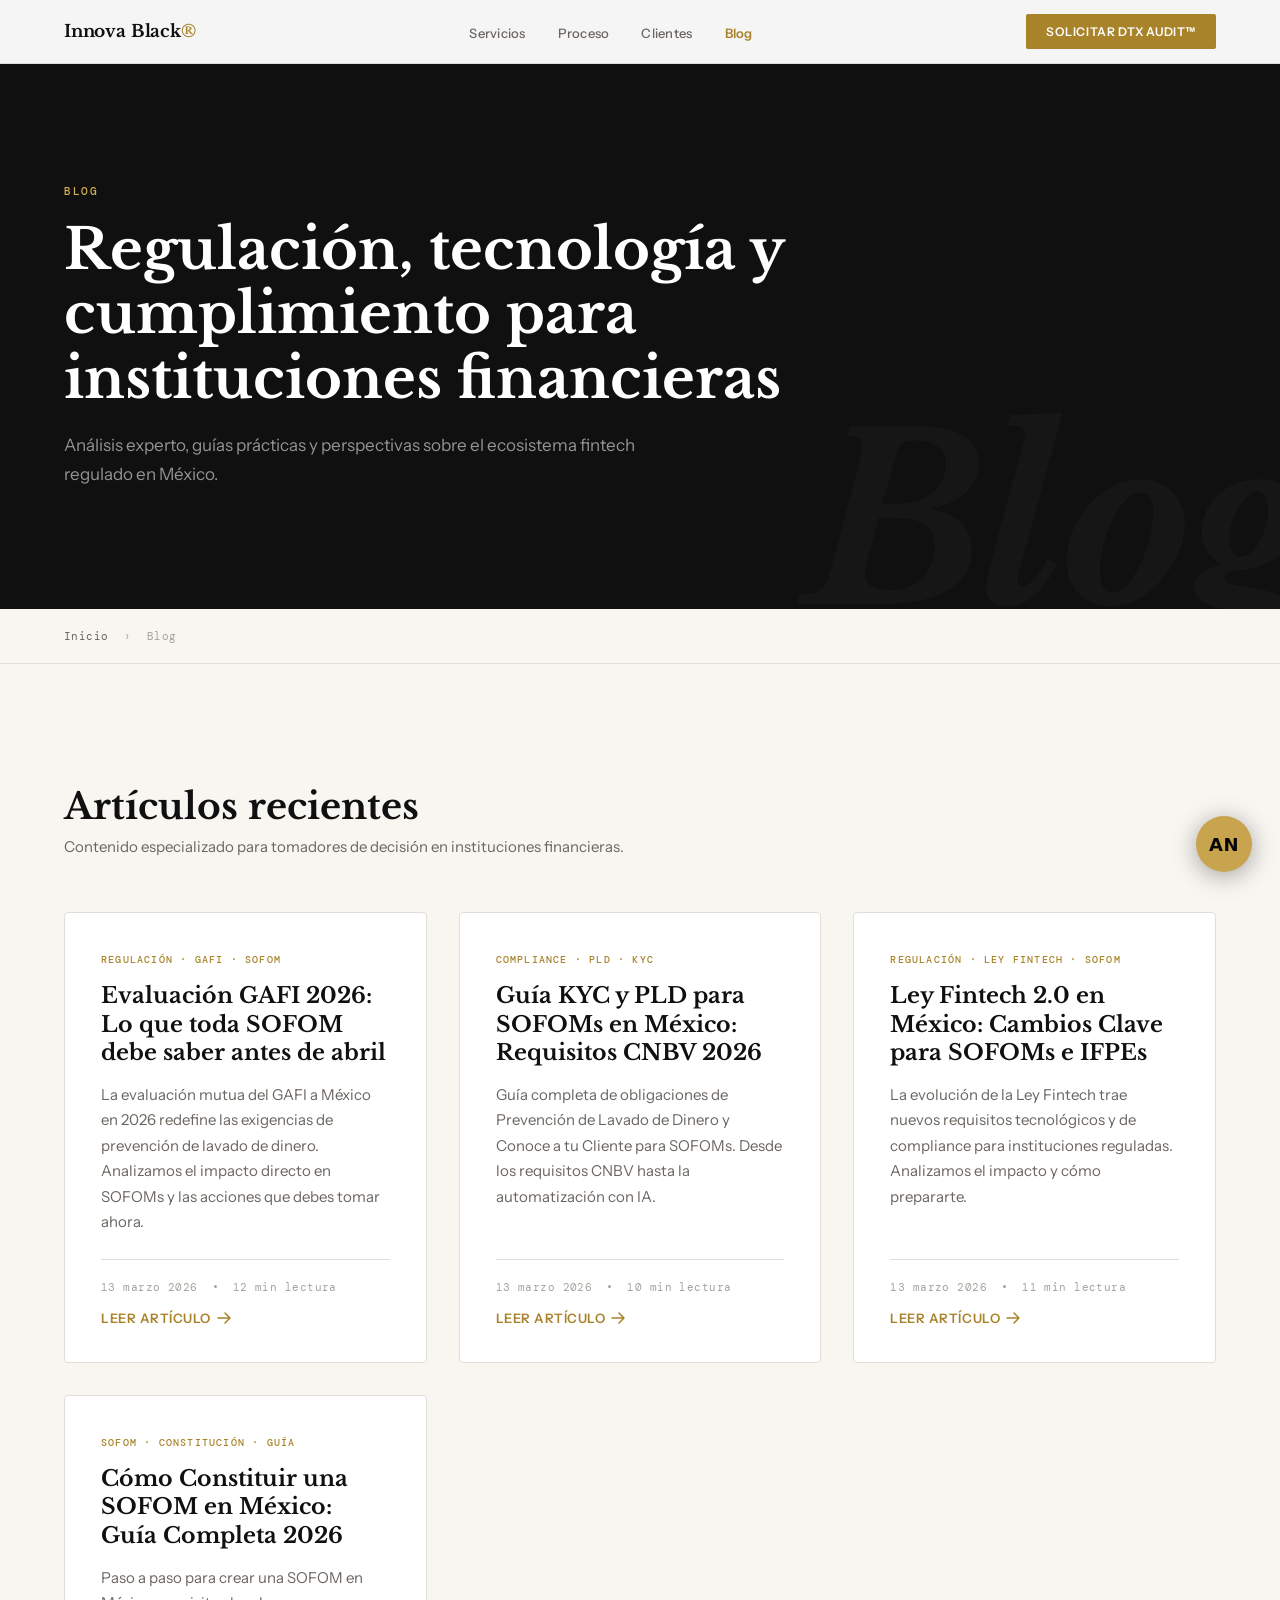
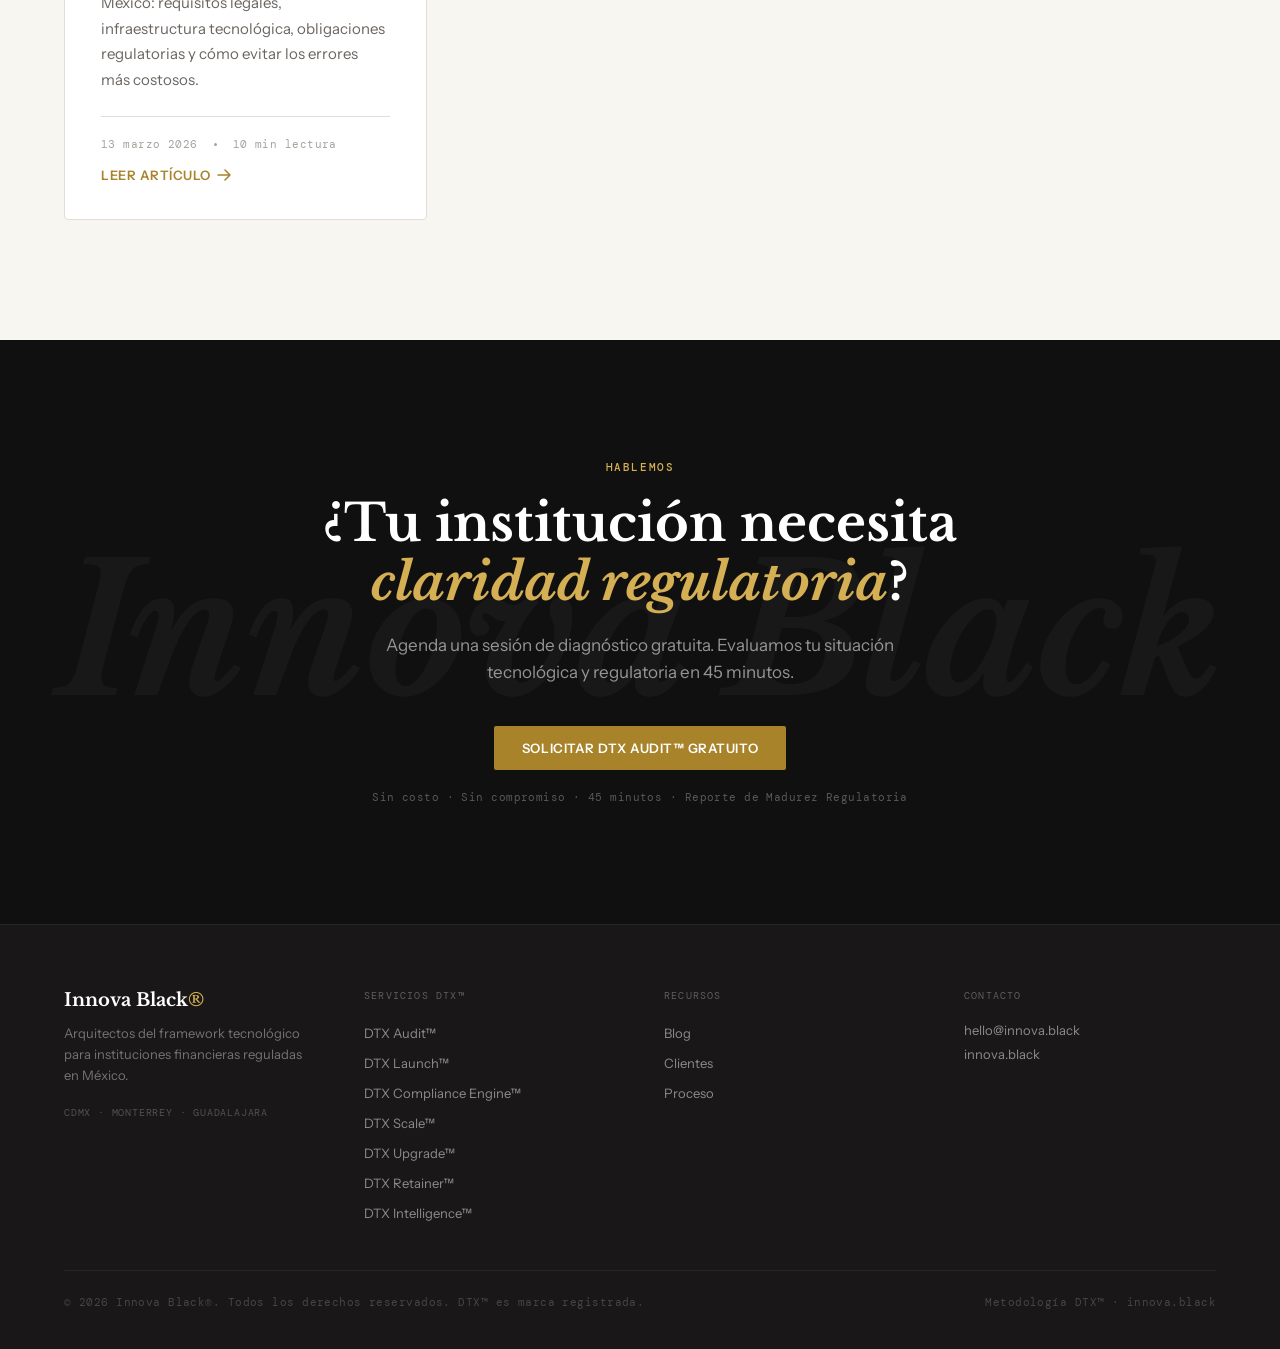
<file: web/blog/index.html>
<!DOCTYPE html>
<html lang="es">
<head>
  <meta charset="UTF-8" />
  <meta name="viewport" content="width=device-width, initial-scale=1.0" />

  <!-- Google Analytics -->
  <script async src="https://www.googletagmanager.com/gtag/js?id=G-E0Y70WW412"></script>
  <script>
    window.dataLayer = window.dataLayer || [];
    function gtag(){dataLayer.push(arguments);}
    gtag('js', new Date());
    gtag('config', 'G-E0Y70WW412');
  </script>

  <title>Blog — Regulación Fintech y Tecnología | Innova Black</title>
  <meta name="description" content="Análisis experto sobre regulación fintech, compliance CNBV, Ley Fintech 2.0, evaluación GAFI y transformación tecnológica para instituciones financieras en México." />
  <link rel="canonical" href="https://innovablack.ai/blog/" />

  <!-- Open Graph -->
  <meta property="og:type" content="website" />
  <meta property="og:url" content="https://innovablack.ai/blog/" />
  <meta property="og:title" content="Blog — Regulación Fintech y Tecnología | Innova Black" />
  <meta property="og:description" content="Análisis experto sobre regulación fintech, compliance CNBV, Ley Fintech 2.0, evaluación GAFI y transformación tecnológica para instituciones financieras en México." />
  <meta property="og:image" content="https://innovablack.ai/og-blog.jpg" />
  <meta property="og:locale" content="es_MX" />
  <meta property="og:site_name" content="Innova Black®" />

  <!-- Twitter Card -->
  <meta name="twitter:card" content="summary_large_image" />
  <meta name="twitter:title" content="Blog — Regulación Fintech y Tecnología | Innova Black" />
  <meta name="twitter:description" content="Análisis experto sobre regulación fintech, compliance CNBV, Ley Fintech 2.0, evaluación GAFI y transformación tecnológica para instituciones financieras en México." />
  <meta name="twitter:image" content="https://innovablack.ai/og-blog.jpg" />

  <link rel="preconnect" href="https://fonts.googleapis.com" />
  <link rel="preconnect" href="https://fonts.gstatic.com" crossorigin />
  <link href="https://fonts.googleapis.com/css2?family=Libre+Baskerville:ital,wght@0,400;0,700;1,400&family=Instrument+Sans:wght@300;400;500;600&family=DM+Mono:wght@400;500&display=swap" rel="stylesheet" />
  <link rel="stylesheet" href="../chatbot.css" />

  <!-- Schema.org JSON-LD -->
  <script type="application/ld+json">
  {
    "@context": "https://schema.org",
    "@type": "Blog",
    "name": "Blog — Innova Black®",
    "url": "https://innovablack.ai/blog/",
    "description": "Análisis experto sobre regulación fintech, compliance CNBV, Ley Fintech 2.0, evaluación GAFI y transformación tecnológica para instituciones financieras en México.",
    "publisher": {
      "@type": "Organization",
      "name": "Innova Black®",
      "url": "https://innovablack.ai",
      "logo": {
        "@type": "ImageObject",
        "url": "https://innovablack.ai/logo.png"
      }
    },
    "blogPost": [
      {
        "@type": "BlogPosting",
        "headline": "Evaluación GAFI 2026: Lo que toda SOFOM debe saber antes de abril",
        "url": "https://innovablack.ai/blog/gafi-evaluacion-mexico-2026-sofom/",
        "datePublished": "2026-03-13",
        "author": {
          "@type": "Organization",
          "name": "Innova Black®"
        }
      }
    ]
  }
  </script>

  <!-- BreadcrumbList JSON-LD -->
  <script type="application/ld+json">
  {
    "@context": "https://schema.org",
    "@type": "BreadcrumbList",
    "itemListElement": [
      {
        "@type": "ListItem",
        "position": 1,
        "name": "Inicio",
        "item": "https://innovablack.ai/"
      },
      {
        "@type": "ListItem",
        "position": 2,
        "name": "Blog",
        "item": "https://innovablack.ai/blog/"
      }
    ]
  }
  </script>

  <style>
    /* ============================================================
       TOKENS
    ============================================================ */
    :root {
      --white:      #FFFFFF;
      --paper:      #F8F6F1;
      --paper2:     #F0EDE6;
      --ink:        #111010;
      --ink2:       #1E1C1C;
      --muted:      #6B6560;
      --light:      #A8A29C;
      --rule:       #E2DDD6;
      --gold:       #A8832A;
      --gold2:      #C49B35;
      --gold3:      #D4AF54;
      --gold-bg:    #FBF7EE;
      --gold-rule:  rgba(168,131,42,.20);
      --gold-pale:  rgba(168,131,42,.06);
      --neg:        #111010;
      --neg2:       #191717;

      --serif:  'Libre Baskerville', Georgia, serif;
      --sans:   'Instrument Sans', system-ui, sans-serif;
      --mono:   'DM Mono', monospace;

      --pad-x: 64px;
      --pad-y: 120px;
    }

    /* ============================================================
       RESET & BASE
    ============================================================ */
    *, *::before, *::after { box-sizing: border-box; margin: 0; padding: 0; }
    html { scroll-behavior: smooth; }
    body {
      font-family: var(--sans);
      font-weight: 400;
      color: var(--ink);
      background: var(--white);
      -webkit-font-smoothing: antialiased;
      overflow-x: hidden;
    }
    a { color: inherit; text-decoration: none; }
    img { display: block; max-width: 100%; }

    /* ============================================================
       TYPOGRAPHY HELPERS
    ============================================================ */
    .eyebrow {
      font-family: var(--mono);
      font-size: 11px;
      font-weight: 500;
      letter-spacing: .14em;
      text-transform: uppercase;
      color: var(--gold);
      display: block;
      margin-bottom: 20px;
    }
    .on-dark .eyebrow { color: var(--gold3); }

    /* ============================================================
       SCROLL REVEAL
    ============================================================ */
    .r {
      opacity: 0;
      transform: translateY(22px);
      transition: opacity .55s ease, transform .55s ease;
    }
    .r.in { opacity: 1; transform: none; }
    .d1 { transition-delay: .08s; }
    .d2 { transition-delay: .16s; }
    .d3 { transition-delay: .24s; }
    .d4 { transition-delay: .32s; }
    .d5 { transition-delay: .40s; }

    /* ============================================================
       BUTTONS
    ============================================================ */
    .btn {
      display: inline-flex;
      align-items: center;
      gap: 8px;
      font-family: var(--sans);
      font-size: 13px;
      font-weight: 600;
      letter-spacing: .04em;
      text-transform: uppercase;
      padding: 14px 28px;
      border-radius: 2px;
      cursor: pointer;
      transition: all .2s ease;
      border: none;
    }
    .btn-gold {
      background: var(--gold);
      color: var(--white);
    }
    .btn-gold:hover { background: var(--gold2); }
    .btn-outline {
      background: transparent;
      color: var(--white);
      border: 1px solid rgba(255,255,255,.3);
    }
    .btn-outline:hover { border-color: var(--gold3); color: var(--gold3); }
    .btn-outline-dark {
      background: transparent;
      color: var(--ink);
      border: 1px solid var(--rule);
    }
    .btn-outline-dark:hover { border-color: var(--gold); color: var(--gold); }

    /* ============================================================
       NAV
    ============================================================ */
    #nav {
      position: fixed;
      top: 0; left: 0; right: 0;
      z-index: 100;
      background: rgba(255,255,255,.96);
      backdrop-filter: blur(8px);
      border-bottom: 1px solid var(--rule);
      height: 64px;
      display: flex;
      align-items: center;
      padding: 0 var(--pad-x);
      transition: box-shadow .2s;
    }
    #nav.scrolled { box-shadow: 0 2px 24px rgba(17,16,16,.06); }
    .nav-inner {
      display: flex;
      align-items: center;
      justify-content: space-between;
      width: 100%;
      max-width: 1200px;
      margin: 0 auto;
    }
    .nav-logo {
      font-family: var(--serif);
      font-size: 17px;
      font-weight: 700;
      color: var(--ink);
      letter-spacing: -.01em;
    }
    .nav-logo span { color: var(--gold); }
    .nav-links {
      display: flex;
      align-items: center;
      gap: 32px;
      list-style: none;
    }
    .nav-links a {
      font-size: 13px;
      font-weight: 500;
      color: var(--muted);
      letter-spacing: .02em;
      transition: color .15s;
    }
    .nav-links a:hover { color: var(--ink); }
    .nav-links a.active {
      color: var(--gold);
      font-weight: 600;
    }
    .nav-cta {
      font-family: var(--sans);
      font-size: 12px;
      font-weight: 600;
      letter-spacing: .05em;
      text-transform: uppercase;
      color: var(--white);
      background: var(--gold);
      padding: 10px 20px;
      border-radius: 2px;
      transition: background .15s;
    }
    .nav-cta:hover { background: var(--gold2); }
    .nav-hamburger {
      display: none;
      flex-direction: column;
      gap: 5px;
      cursor: pointer;
      padding: 4px;
    }
    .nav-hamburger span {
      display: block;
      width: 22px;
      height: 2px;
      background: var(--ink);
      transition: all .2s;
    }

    /* ============================================================
       MOBILE NAV
    ============================================================ */
    .mobile-menu {
      display: none;
      position: fixed;
      top: 64px; left: 0; right: 0;
      background: var(--white);
      border-bottom: 1px solid var(--rule);
      padding: 24px var(--pad-x);
      z-index: 99;
      flex-direction: column;
      gap: 20px;
    }
    .mobile-menu.open { display: flex; }
    .mobile-menu a {
      font-size: 15px;
      font-weight: 500;
      color: var(--ink);
      padding: 8px 0;
      border-bottom: 1px solid var(--rule);
    }

    /* ============================================================
       HERO (SHORT — PRODUCT-PAGE STYLE)
    ============================================================ */
    #hero {
      background: var(--neg);
      padding: calc(64px + var(--pad-y)) var(--pad-x) var(--pad-y);
      position: relative;
      overflow: hidden;
    }
    .hero-ghost {
      position: absolute;
      right: -40px;
      bottom: -30px;
      font-family: var(--serif);
      font-size: clamp(100px, 18vw, 280px);
      font-weight: 700;
      font-style: italic;
      color: var(--white);
      opacity: .025;
      white-space: nowrap;
      pointer-events: none;
      user-select: none;
      line-height: 1;
    }
    .hero-inner {
      max-width: 1200px;
      margin: 0 auto;
      position: relative;
      z-index: 1;
    }
    .hero-h1 {
      font-family: var(--serif);
      font-size: clamp(32px, 4.5vw, 56px);
      font-weight: 700;
      color: var(--white);
      line-height: 1.15;
      margin-bottom: 20px;
      max-width: 780px;
    }
    .hero-sub {
      font-size: 17px;
      font-weight: 300;
      color: rgba(255,255,255,.55);
      line-height: 1.7;
      max-width: 600px;
    }

    /* ============================================================
       BREADCRUMBS
    ============================================================ */
    .breadcrumbs {
      padding: 20px var(--pad-x);
      background: var(--paper);
      border-bottom: 1px solid var(--rule);
    }
    .breadcrumbs-inner {
      max-width: 1200px;
      margin: 0 auto;
      font-family: var(--mono);
      font-size: 11px;
      letter-spacing: .04em;
      color: var(--light);
    }
    .breadcrumbs-inner a {
      color: var(--muted);
      transition: color .15s;
    }
    .breadcrumbs-inner a:hover { color: var(--gold); }
    .breadcrumbs-inner span { margin: 0 8px; color: var(--light); }

    /* ============================================================
       BLOG GRID SECTION
    ============================================================ */
    #articles {
      padding: var(--pad-y) var(--pad-x);
      background: var(--paper);
    }
    .articles-inner {
      max-width: 1200px;
      margin: 0 auto;
    }
    .articles-header {
      margin-bottom: 56px;
    }
    .articles-title {
      font-family: var(--serif);
      font-size: clamp(24px, 3vw, 36px);
      font-weight: 700;
      color: var(--ink);
      margin-bottom: 8px;
    }
    .articles-subtitle {
      font-size: 15px;
      font-weight: 300;
      color: var(--muted);
    }
    .articles-grid {
      display: grid;
      grid-template-columns: repeat(auto-fill, minmax(360px, 1fr));
      gap: 32px;
    }

    /* ============================================================
       ARTICLE CARD
    ============================================================ */
    .article-card {
      background: var(--white);
      border: 1px solid var(--rule);
      border-radius: 4px;
      padding: 40px 36px 36px;
      position: relative;
      transition: all .25s ease;
      display: flex;
      flex-direction: column;
    }
    .article-card::before {
      content: '';
      position: absolute;
      top: 0; left: 0; right: 0;
      height: 3px;
      background: var(--gold);
      border-radius: 4px 4px 0 0;
      opacity: 0;
      transition: opacity .25s ease;
    }
    .article-card:hover {
      border-color: var(--gold-rule);
      box-shadow: 0 8px 32px rgba(168,131,42,.08);
      transform: translateY(-4px);
    }
    .article-card:hover::before { opacity: 1; }
    .card-tag {
      font-family: var(--mono);
      font-size: 10px;
      font-weight: 500;
      letter-spacing: .12em;
      text-transform: uppercase;
      color: var(--gold);
      margin-bottom: 16px;
    }
    .card-title {
      font-family: var(--serif);
      font-size: 22px;
      font-weight: 700;
      line-height: 1.3;
      color: var(--ink);
      margin-bottom: 14px;
      transition: color .15s;
    }
    .article-card:hover .card-title { color: var(--gold); }
    .card-excerpt {
      font-size: 15px;
      font-weight: 300;
      line-height: 1.7;
      color: var(--muted);
      margin-bottom: 24px;
      flex-grow: 1;
    }
    .card-meta {
      display: flex;
      align-items: center;
      gap: 16px;
      padding-top: 20px;
      border-top: 1px solid var(--rule);
    }
    .card-date,
    .card-readtime {
      font-family: var(--mono);
      font-size: 11px;
      letter-spacing: .04em;
      color: var(--light);
    }
    .card-dot {
      width: 3px;
      height: 3px;
      border-radius: 50%;
      background: var(--light);
    }
    .card-link {
      display: inline-flex;
      align-items: center;
      gap: 6px;
      font-size: 13px;
      font-weight: 600;
      letter-spacing: .04em;
      text-transform: uppercase;
      color: var(--gold);
      margin-top: 16px;
      transition: gap .2s ease;
    }
    .article-card:hover .card-link { gap: 10px; }
    .card-link svg {
      width: 14px;
      height: 14px;
      transition: transform .2s ease;
    }
    .article-card:hover .card-link svg { transform: translateX(2px); }

    /* ============================================================
       CTA
    ============================================================ */
    #cta {
      padding: var(--pad-y) var(--pad-x);
      background: var(--neg);
      position: relative;
      overflow: hidden;
    }
    .cta-ghost {
      position: absolute;
      left: 50%;
      top: 50%;
      transform: translate(-50%, -50%);
      font-family: var(--serif);
      font-size: clamp(80px, 14vw, 220px);
      font-weight: 700;
      font-style: italic;
      color: var(--white);
      opacity: .03;
      white-space: nowrap;
      pointer-events: none;
      user-select: none;
    }
    .cta-inner {
      max-width: 900px;
      margin: 0 auto;
      text-align: center;
      position: relative;
      z-index: 1;
    }
    .cta-h2 {
      font-family: var(--serif);
      font-size: clamp(28px, 4vw, 52px);
      font-weight: 700;
      color: var(--white);
      line-height: 1.15;
      margin-bottom: 20px;
    }
    .cta-h2 em { font-style: italic; color: var(--gold3); }
    .cta-sub {
      font-size: 17px;
      font-weight: 300;
      color: rgba(255,255,255,.55);
      line-height: 1.6;
      max-width: 560px;
      margin: 0 auto 40px;
    }
    .cta-actions {
      display: flex;
      align-items: center;
      justify-content: center;
      gap: 16px;
      flex-wrap: wrap;
    }
    .cta-note {
      margin-top: 20px;
      font-family: var(--mono);
      font-size: 11px;
      color: rgba(255,255,255,.3);
      letter-spacing: .04em;
    }

    /* ============================================================
       FOOTER
    ============================================================ */
    #footer {
      padding: 64px var(--pad-x) 40px;
      background: var(--neg2);
      border-top: 1px solid rgba(255,255,255,.06);
    }
    .footer-top {
      max-width: 1200px;
      margin: 0 auto;
      display: grid;
      grid-template-columns: 1fr 1fr 1fr 1fr;
      gap: 48px;
      padding-bottom: 48px;
      border-bottom: 1px solid rgba(255,255,255,.06);
    }
    .footer-logo {
      font-family: var(--serif);
      font-size: 18px;
      font-weight: 700;
      color: var(--white);
      margin-bottom: 12px;
    }
    .footer-logo span { color: var(--gold3); }
    .footer-tagline {
      font-size: 13px;
      font-weight: 300;
      color: rgba(255,255,255,.4);
      line-height: 1.6;
      margin-bottom: 20px;
    }
    .footer-cities {
      font-family: var(--mono);
      font-size: 10px;
      color: rgba(255,255,255,.25);
      letter-spacing: .08em;
      text-transform: uppercase;
    }
    .footer-col-title {
      font-family: var(--mono);
      font-size: 10px;
      letter-spacing: .12em;
      text-transform: uppercase;
      color: rgba(255,255,255,.3);
      margin-bottom: 20px;
    }
    .footer-links {
      list-style: none;
      display: flex;
      flex-direction: column;
      gap: 10px;
    }
    .footer-links a {
      font-size: 13px;
      font-weight: 300;
      color: rgba(255,255,255,.5);
      transition: color .15s;
    }
    .footer-links a:hover { color: var(--gold3); }
    .footer-contact a {
      display: block;
      font-size: 13px;
      font-weight: 300;
      color: rgba(255,255,255,.5);
      margin-bottom: 8px;
      transition: color .15s;
    }
    .footer-contact a:hover { color: var(--gold3); }
    .footer-bottom {
      max-width: 1200px;
      margin: 24px auto 0;
      display: flex;
      align-items: center;
      justify-content: space-between;
    }
    .footer-copy {
      font-family: var(--mono);
      font-size: 11px;
      color: rgba(255,255,255,.2);
      letter-spacing: .04em;
    }

    /* ============================================================
       RESPONSIVE
    ============================================================ */
    @media (max-width: 1024px) {
      :root { --pad-x: 40px; --pad-y: 96px; }
      .footer-top { grid-template-columns: 1fr 1fr; gap: 40px; }
    }

    @media (max-width: 768px) {
      :root { --pad-x: 28px; --pad-y: 80px; }
      .nav-links, .nav-cta { display: none; }
      .nav-hamburger { display: flex; }
      .articles-grid { grid-template-columns: 1fr; }
      .article-card { padding: 32px 28px 28px; }
      .footer-top { grid-template-columns: 1fr; gap: 36px; }
      .footer-bottom { flex-direction: column; gap: 8px; text-align: center; }
      .cta-h2 { font-size: clamp(24px, 6vw, 40px); }
    }

    @media (max-width: 480px) {
      :root { --pad-x: 20px; --pad-y: 64px; }
      .hero-h1 { font-size: clamp(26px, 7vw, 40px); }
      .card-title { font-size: 19px; }
    }
  </style>
</head>
<body>

  <!-- ============================================================
       NAV
  ============================================================ -->
  <nav id="nav">
    <div class="nav-inner">
      <a href="/" class="nav-logo">Innova Black<span>®</span></a>
      <ul class="nav-links">
        <li><a href="/#servicios">Servicios</a></li>
        <li><a href="/#proceso">Proceso</a></li>
        <li><a href="/#clientes">Clientes</a></li>
        <li><a href="/blog" class="active">Blog</a></li>
      </ul>
      <a href="#" onclick="var b=document.getElementById('vbot-bubble');if(b)b.click();return false;" class="nav-cta">Solicitar DTX Audit™</a>
      <div class="nav-hamburger" id="hamburger">
        <span></span><span></span><span></span>
      </div>
    </div>
  </nav>

  <!-- Mobile menu -->
  <div class="mobile-menu" id="mobile-menu">
    <a href="/#servicios" class="mobile-link">Servicios</a>
    <a href="/#proceso" class="mobile-link">Proceso</a>
    <a href="/#clientes" class="mobile-link">Clientes</a>
    <a href="/blog" class="mobile-link">Blog</a>
    <a href="#" onclick="var b=document.getElementById('vbot-bubble');if(b)b.click();return false;" class="mobile-link">Solicitar DTX Audit™</a>
  </div>

  <!-- ============================================================
       HERO (SHORT)
  ============================================================ -->
  <section id="hero" class="on-dark">
    <div class="hero-ghost" aria-hidden="true">Blog</div>
    <div class="hero-inner">
      <span class="eyebrow r">BLOG</span>
      <h1 class="hero-h1 r d1">Regulación, tecnología y cumplimiento para instituciones financieras</h1>
      <p class="hero-sub r d2">Análisis experto, guías prácticas y perspectivas sobre el ecosistema fintech regulado en México.</p>
    </div>
  </section>

  <!-- ============================================================
       BREADCRUMBS
  ============================================================ -->
  <div class="breadcrumbs">
    <div class="breadcrumbs-inner">
      <a href="/">Inicio</a>
      <span>›</span>
      Blog
    </div>
  </div>

  <!-- ============================================================
       ARTICLES GRID
  ============================================================ -->
  <section id="articles">
    <div class="articles-inner">
      <div class="articles-header r">
        <h2 class="articles-title">Artículos recientes</h2>
        <p class="articles-subtitle">Contenido especializado para tomadores de decisión en instituciones financieras.</p>
      </div>

      <div class="articles-grid">
        <!-- Article Card: GAFI -->
        <a href="/blog/gafi-evaluacion-mexico-2026-sofom/" class="article-card r d1">
          <div class="card-tag">Regulación · GAFI · SOFOM</div>
          <h3 class="card-title">Evaluación GAFI 2026: Lo que toda SOFOM debe saber antes de abril</h3>
          <p class="card-excerpt">La evaluación mutua del GAFI a México en 2026 redefine las exigencias de prevención de lavado de dinero. Analizamos el impacto directo en SOFOMs y las acciones que debes tomar ahora.</p>
          <div class="card-meta">
            <span class="card-date">13 marzo 2026</span>
            <span class="card-dot"></span>
            <span class="card-readtime">12 min lectura</span>
          </div>
          <span class="card-link">
            Leer artículo
            <svg viewBox="0 0 14 14" fill="none" xmlns="http://www.w3.org/2000/svg">
              <path d="M1 7h12M8 2l5 5-5 5" stroke="currentColor" stroke-width="1.5" stroke-linecap="round" stroke-linejoin="round"/>
            </svg>
          </span>
        </a>

        <!-- Article Card: KYC/PLD -->
        <a href="/blog/guia-kyc-pld-sofom-mexico/" class="article-card r d2">
          <div class="card-tag">Compliance · PLD · KYC</div>
          <h3 class="card-title">Guía KYC y PLD para SOFOMs en México: Requisitos CNBV 2026</h3>
          <p class="card-excerpt">Guía completa de obligaciones de Prevención de Lavado de Dinero y Conoce a tu Cliente para SOFOMs. Desde los requisitos CNBV hasta la automatización con IA.</p>
          <div class="card-meta">
            <span class="card-date">13 marzo 2026</span>
            <span class="card-dot"></span>
            <span class="card-readtime">10 min lectura</span>
          </div>
          <span class="card-link">
            Leer artículo
            <svg viewBox="0 0 14 14" fill="none" xmlns="http://www.w3.org/2000/svg">
              <path d="M1 7h12M8 2l5 5-5 5" stroke="currentColor" stroke-width="1.5" stroke-linecap="round" stroke-linejoin="round"/>
            </svg>
          </span>
        </a>

        <!-- Article Card: Ley Fintech 2.0 -->
        <a href="/blog/ley-fintech-2-mexico-cambios-sofom/" class="article-card r d3">
          <div class="card-tag">Regulación · Ley Fintech · SOFOM</div>
          <h3 class="card-title">Ley Fintech 2.0 en México: Cambios Clave para SOFOMs e IFPEs</h3>
          <p class="card-excerpt">La evolución de la Ley Fintech trae nuevos requisitos tecnológicos y de compliance para instituciones reguladas. Analizamos el impacto y cómo prepararte.</p>
          <div class="card-meta">
            <span class="card-date">13 marzo 2026</span>
            <span class="card-dot"></span>
            <span class="card-readtime">11 min lectura</span>
          </div>
          <span class="card-link">
            Leer artículo
            <svg viewBox="0 0 14 14" fill="none" xmlns="http://www.w3.org/2000/svg">
              <path d="M1 7h12M8 2l5 5-5 5" stroke="currentColor" stroke-width="1.5" stroke-linecap="round" stroke-linejoin="round"/>
            </svg>
          </span>
        </a>

        <!-- Article Card: Constituir SOFOM -->
        <a href="/blog/como-constituir-sofom-mexico-2026/" class="article-card r d4">
          <div class="card-tag">SOFOM · Constitución · Guía</div>
          <h3 class="card-title">Cómo Constituir una SOFOM en México: Guía Completa 2026</h3>
          <p class="card-excerpt">Paso a paso para crear una SOFOM en México: requisitos legales, infraestructura tecnológica, obligaciones regulatorias y cómo evitar los errores más costosos.</p>
          <div class="card-meta">
            <span class="card-date">13 marzo 2026</span>
            <span class="card-dot"></span>
            <span class="card-readtime">10 min lectura</span>
          </div>
          <span class="card-link">
            Leer artículo
            <svg viewBox="0 0 14 14" fill="none" xmlns="http://www.w3.org/2000/svg">
              <path d="M1 7h12M8 2l5 5-5 5" stroke="currentColor" stroke-width="1.5" stroke-linecap="round" stroke-linejoin="round"/>
            </svg>
          </span>
        </a>
      </div>
    </div>
  </section>

  <!-- ============================================================
       CTA
  ============================================================ -->
  <section id="cta" class="on-dark">
    <div class="cta-ghost" aria-hidden="true">Innova Black</div>
    <div class="cta-inner">
      <span class="eyebrow r">Hablemos</span>
      <h2 class="cta-h2 r d1">¿Tu institución necesita<br /><em>claridad regulatoria</em>?</h2>
      <p class="cta-sub r d2">Agenda una sesión de diagnóstico gratuita. Evaluamos tu situación tecnológica y regulatoria en 45 minutos.</p>
      <div class="cta-actions r d3">
        <a href="#" onclick="var b=document.getElementById('vbot-bubble');if(b)b.click();return false;" class="btn btn-gold">Solicitar DTX Audit™ gratuito</a>
      </div>
      <p class="cta-note r d4">Sin costo · Sin compromiso · 45 minutos · Reporte de Madurez Regulatoria</p>
    </div>
  </section>

  <!-- ============================================================
       FOOTER
  ============================================================ -->
  <footer id="footer">
    <div class="footer-top">
      <div>
        <div class="footer-logo">Innova Black<span>®</span></div>
        <p class="footer-tagline">Arquitectos del framework tecnológico para instituciones financieras reguladas en México.</p>
        <div class="footer-cities">CDMX · Monterrey · Guadalajara</div>
      </div>
      <div>
        <div class="footer-col-title">Servicios DTX™</div>
        <ul class="footer-links">
          <li><a href="/dtx-audit/">DTX Audit™</a></li>
          <li><a href="/dtx-launch/">DTX Launch™</a></li>
          <li><a href="/dtx-compliance/">DTX Compliance Engine™</a></li>
          <li><a href="/dtx-scale/">DTX Scale™</a></li>
          <li><a href="/dtx-upgrade/">DTX Upgrade™</a></li>
          <li><a href="/dtx-retainer/">DTX Retainer™</a></li>
          <li><a href="/dtx-intelligence/">DTX Intelligence™</a></li>
        </ul>
      </div>
      <div>
        <div class="footer-col-title">Recursos</div>
        <ul class="footer-links">
          <li><a href="/blog/">Blog</a></li>
          <li><a href="/#clientes">Clientes</a></li>
          <li><a href="/#proceso">Proceso</a></li>
        </ul>
      </div>
      <div>
        <div class="footer-col-title">Contacto</div>
        <div class="footer-contact">
          <a href="mailto:hello@innova.black">hello@innova.black</a>
          <a href="https://innova.black">innova.black</a>
        </div>
      </div>
    </div>
    <div class="footer-bottom">
      <p class="footer-copy">© 2026 Innova Black®. Todos los derechos reservados. DTX™ es marca registrada.</p>
      <p class="footer-copy">Metodología DTX™ · innova.black</p>
    </div>
  </footer>

  <!-- ============================================================
       JAVASCRIPT
  ============================================================ -->
  <script>
    // --- Nav scroll shadow ---
    const nav = document.getElementById('nav');
    window.addEventListener('scroll', () => {
      nav.classList.toggle('scrolled', window.scrollY > 20);
    });

    // --- Mobile hamburger ---
    const hamburger = document.getElementById('hamburger');
    const mobileMenu = document.getElementById('mobile-menu');
    hamburger.addEventListener('click', () => {
      mobileMenu.classList.toggle('open');
    });
    document.querySelectorAll('.mobile-link').forEach(link => {
      link.addEventListener('click', () => mobileMenu.classList.remove('open'));
    });

    // --- Scroll reveal ---
    const observer = new IntersectionObserver((entries) => {
      entries.forEach(entry => {
        if (entry.isIntersecting) {
          entry.target.classList.add('in');
          observer.unobserve(entry.target);
        }
      });
    }, { threshold: 0.12, rootMargin: '0px 0px -40px 0px' });

    document.querySelectorAll('.r').forEach(el => observer.observe(el));
  </script>
  <script src="../chatbot.js"></script>
</body>
</html>
</file>
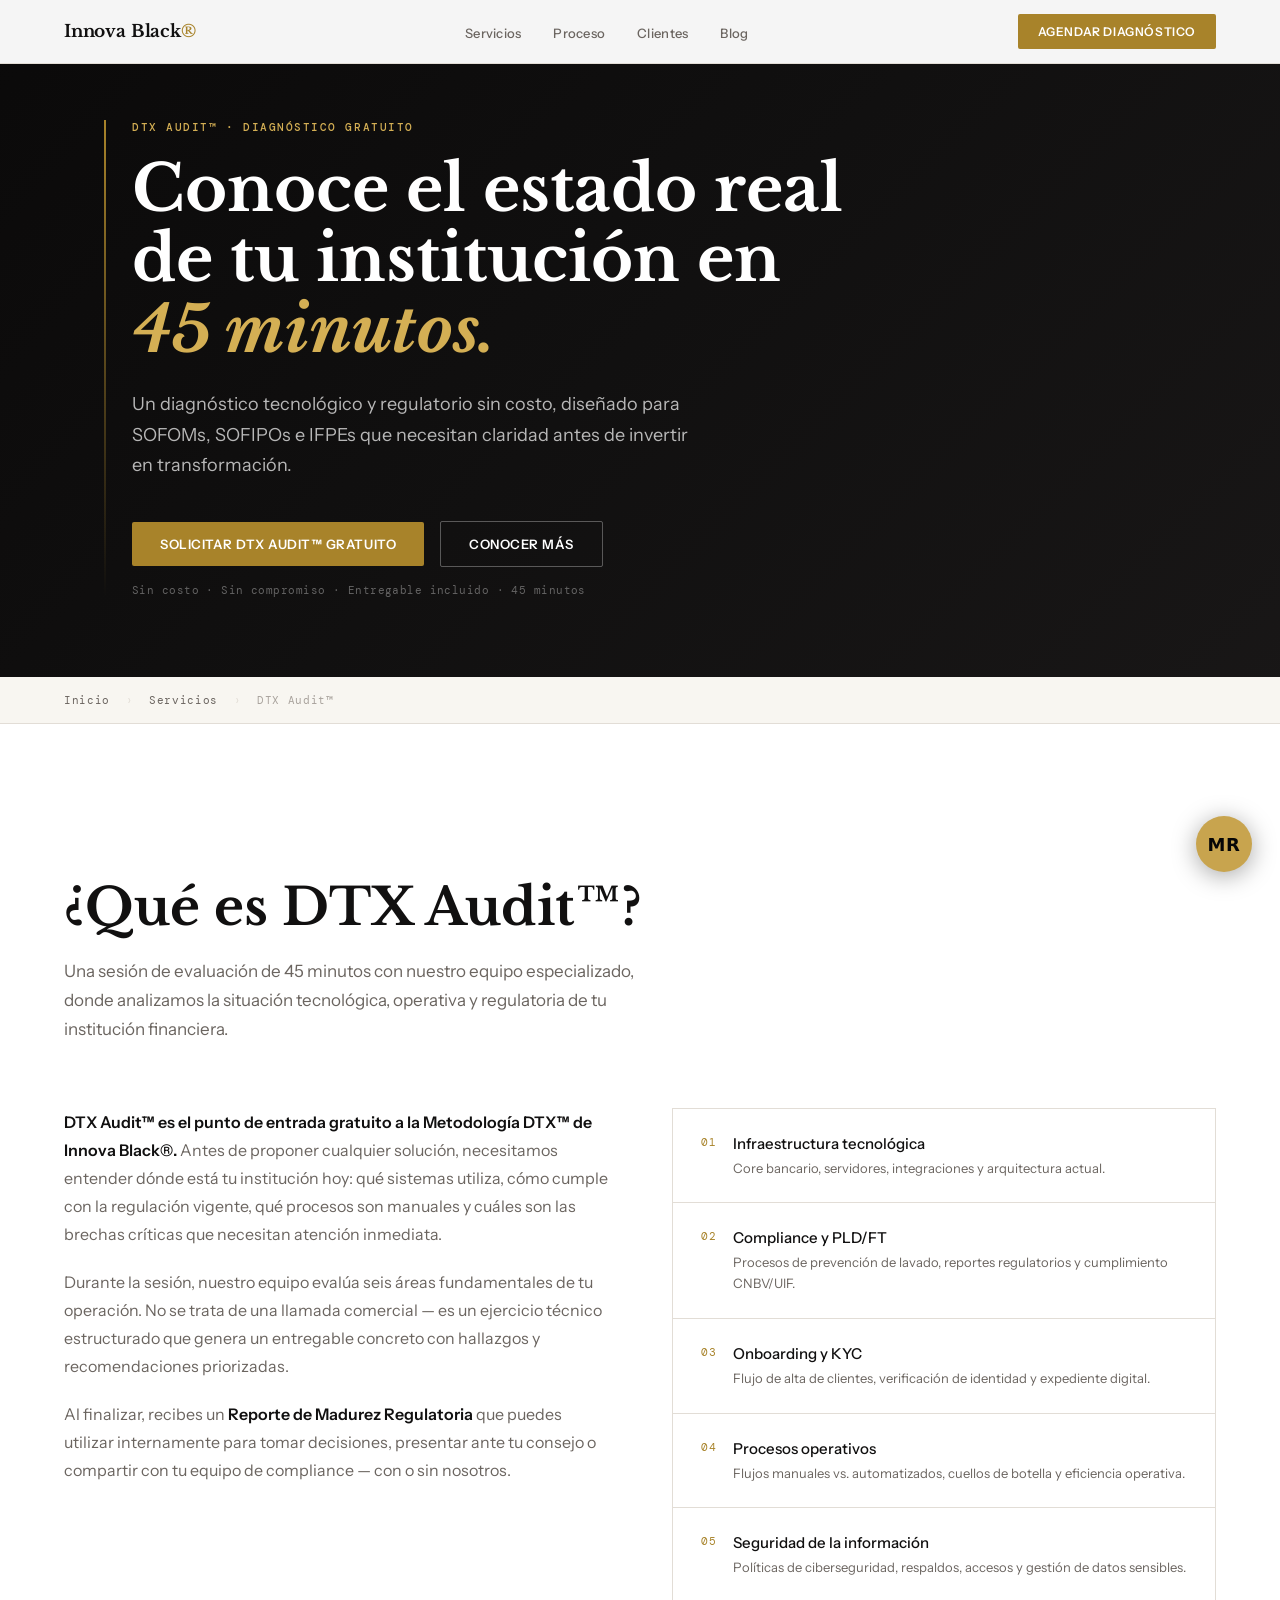
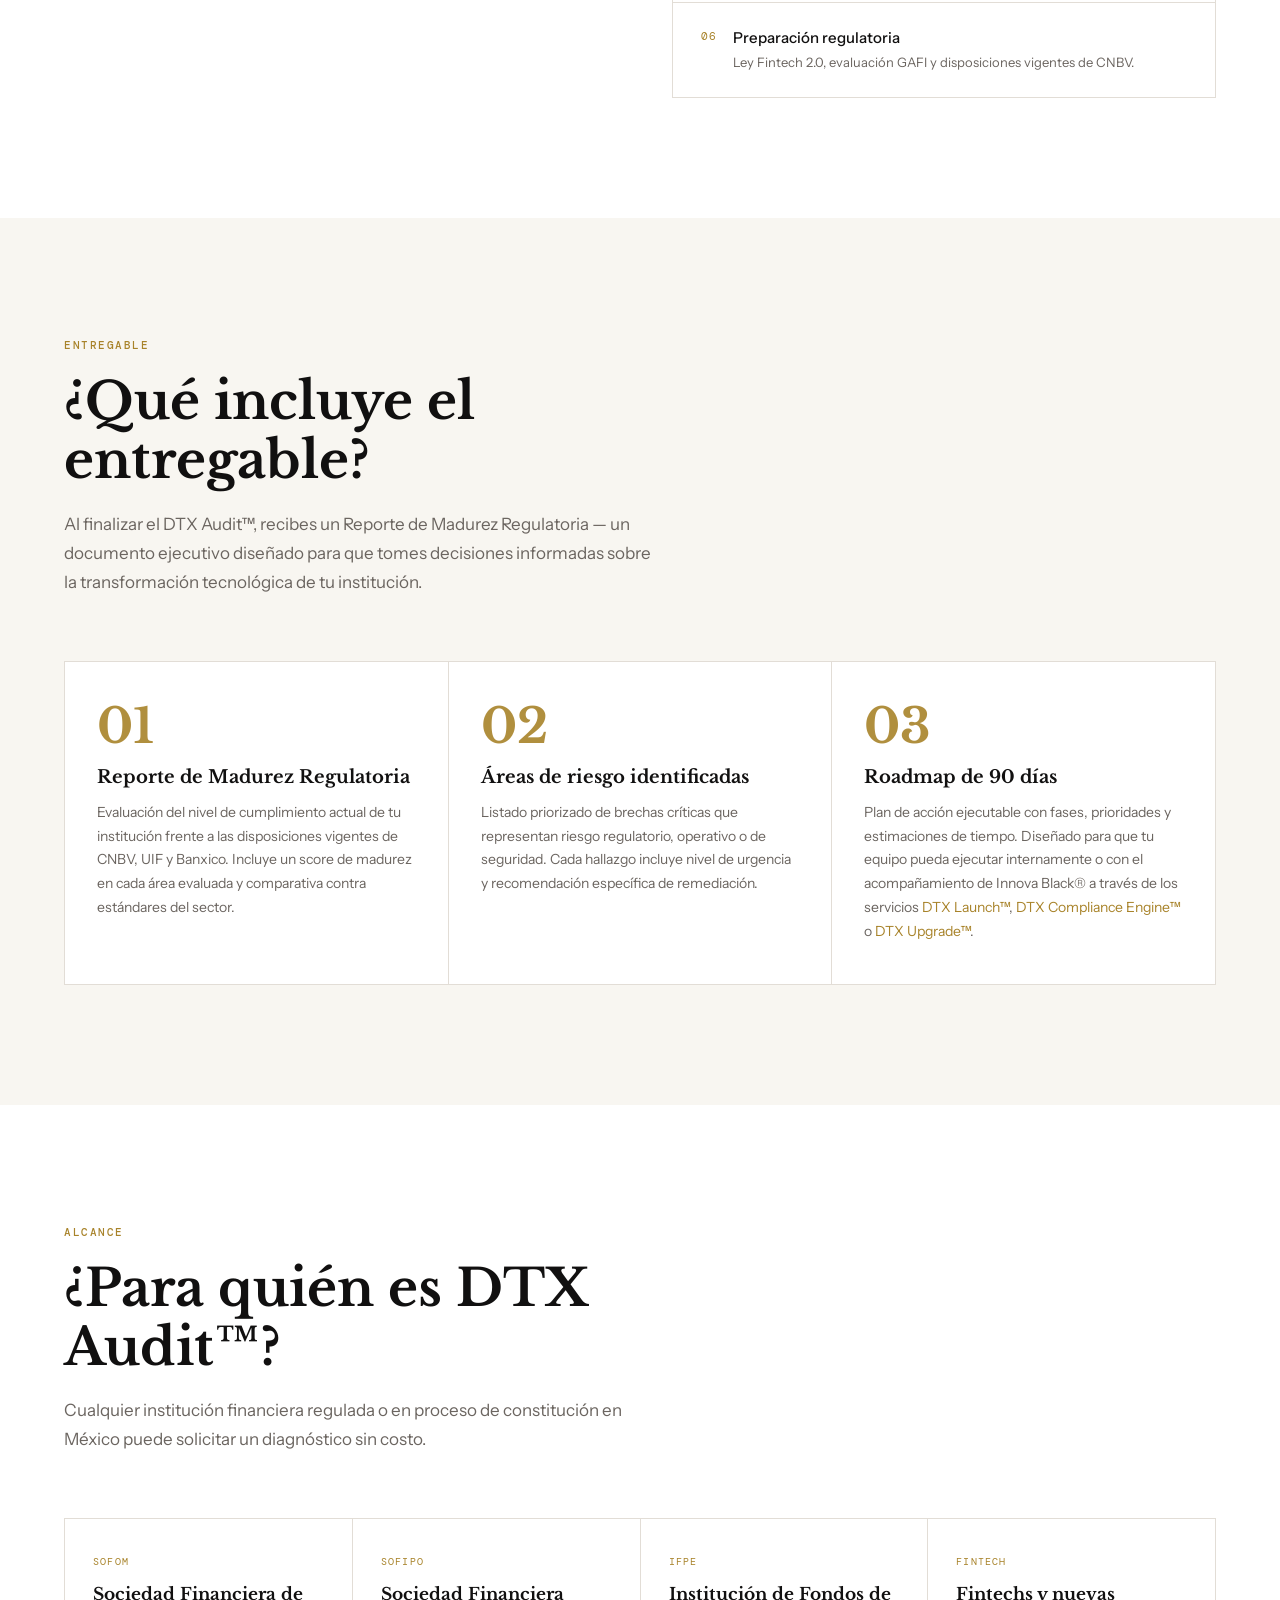
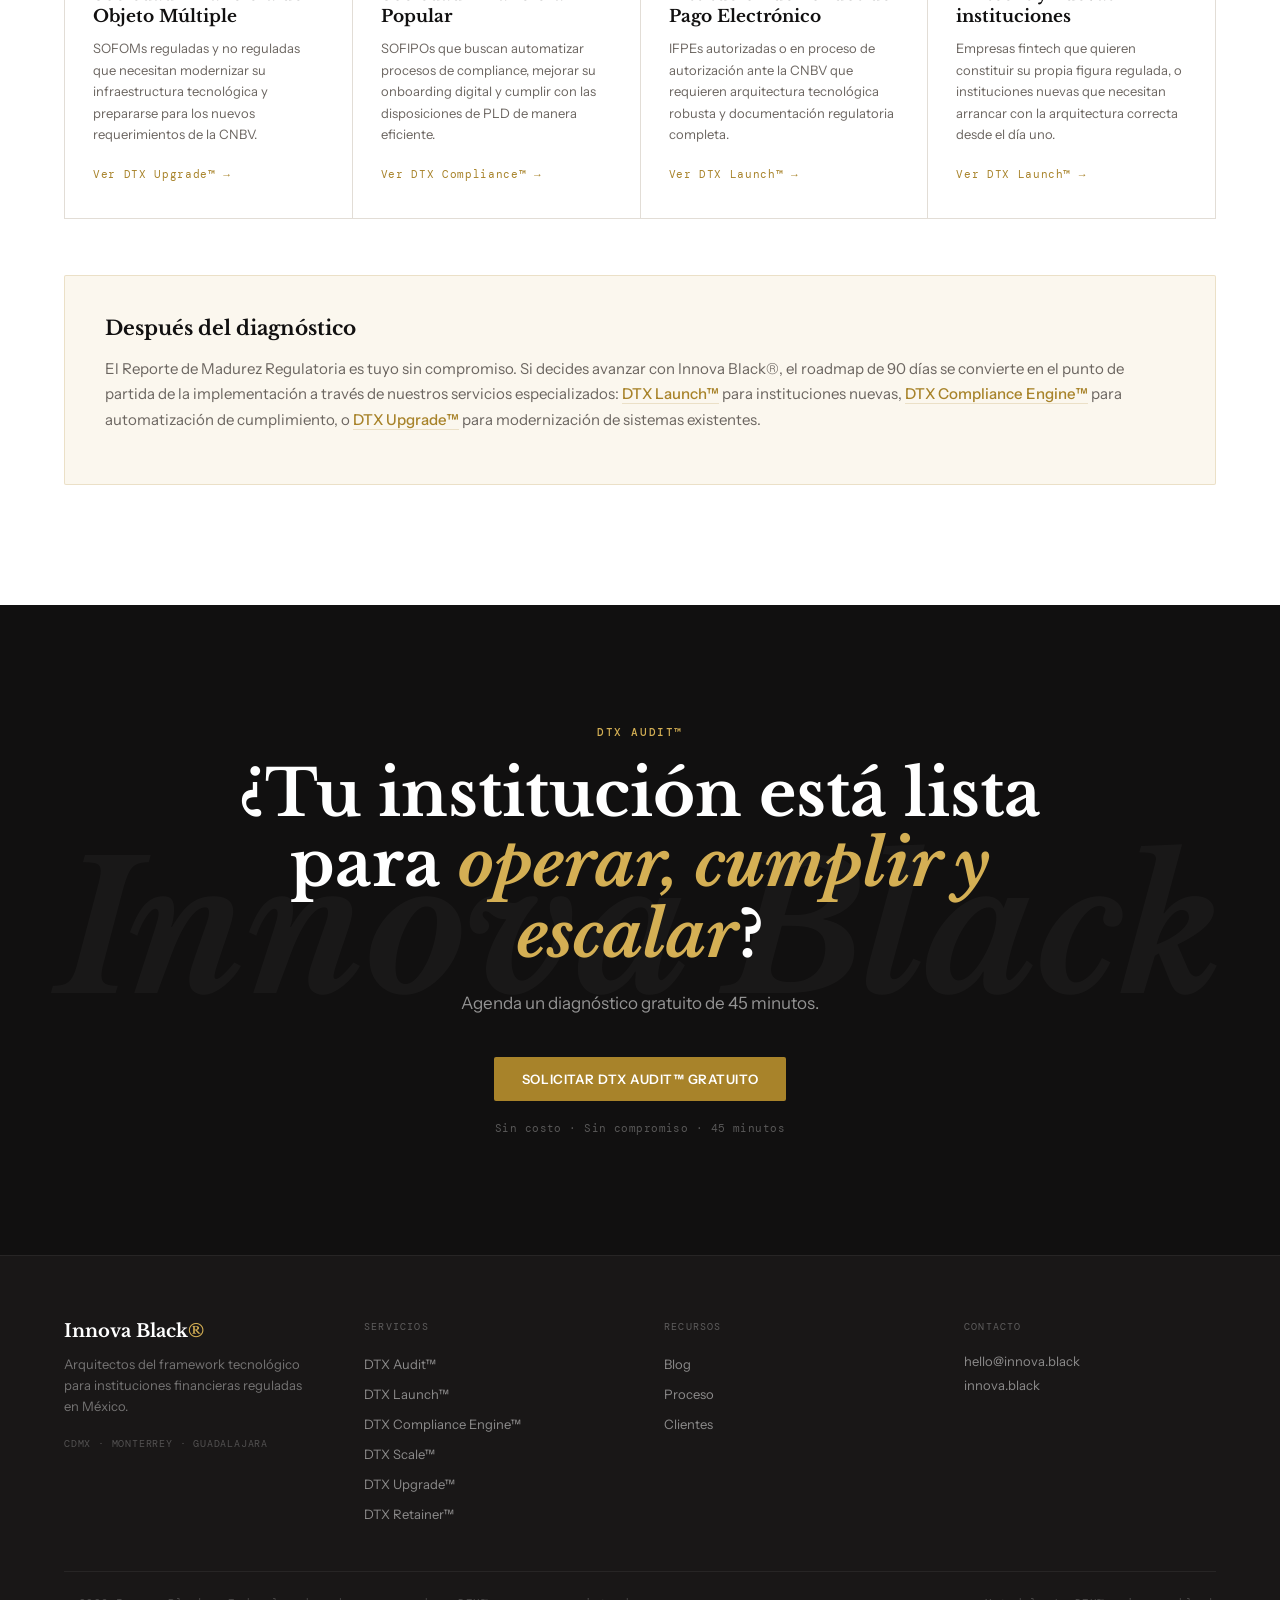
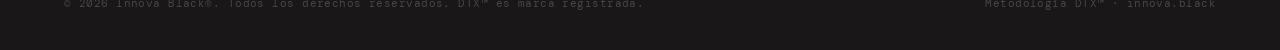
<file: web/dtx-audit/index.html>
<!DOCTYPE html>
<html lang="es">
<head>
  <meta charset="UTF-8" />
  <meta name="viewport" content="width=device-width, initial-scale=1.0" />

  <!-- Google Analytics -->
  <script async src="https://www.googletagmanager.com/gtag/js?id=G-E0Y70WW412"></script>
  <script>
    window.dataLayer = window.dataLayer || [];
    function gtag(){dataLayer.push(arguments);}
    gtag('js', new Date());
    gtag('config', 'G-E0Y70WW412');
  </script>

  <title>DTX Audit™ — Diagnóstico Gratuito para SOFOMs | Innova Black</title>
  <meta name="description" content="Diagnóstico tecnológico y regulatorio gratuito de 45 minutos para SOFOMs, SOFIPOs e IFPEs. Recibe un Reporte de Madurez Regulatoria sin costo ni compromiso." />
  <link rel="canonical" href="https://innovablack.ai/dtx-audit/" />

  <!-- Open Graph -->
  <meta property="og:type" content="website" />
  <meta property="og:url" content="https://innovablack.ai/dtx-audit/" />
  <meta property="og:title" content="DTX Audit™ — Diagnóstico Gratuito para SOFOMs | Innova Black" />
  <meta property="og:description" content="Diagnóstico tecnológico y regulatorio gratuito de 45 min para SOFOMs, SOFIPOs e IFPEs. Reporte de Madurez Regulatoria incluido." />
  <meta property="og:image" content="https://innovablack.ai/og-dtx-audit.jpg" />
  <meta property="og:locale" content="es_MX" />
  <meta property="og:site_name" content="Innova Black®" />

  <!-- Twitter Card -->
  <meta name="twitter:card" content="summary_large_image" />
  <meta name="twitter:title" content="DTX Audit™ — Diagnóstico Gratuito para SOFOMs | Innova Black" />
  <meta name="twitter:description" content="Diagnóstico tecnológico y regulatorio gratuito de 45 min para SOFOMs, SOFIPOs e IFPEs." />
  <meta name="twitter:image" content="https://innovablack.ai/og-dtx-audit.jpg" />

  <link rel="preconnect" href="https://fonts.googleapis.com" />
  <link rel="preconnect" href="https://fonts.gstatic.com" crossorigin />
  <link href="https://fonts.googleapis.com/css2?family=Libre+Baskerville:ital,wght@0,400;0,700;1,400&family=Instrument+Sans:wght@300;400;500;600&family=DM+Mono:wght@400;500&display=swap" rel="stylesheet" />
  <link rel="stylesheet" href="../chatbot.css" />

  <!-- Schema.org JSON-LD -->
  <script type="application/ld+json">
  {
    "@context": "https://schema.org",
    "@type": "Service",
    "name": "DTX Audit™",
    "description": "Diagnóstico tecnológico y regulatorio gratuito de 45 minutos para instituciones financieras reguladas en México. Incluye Reporte de Madurez Regulatoria, áreas de riesgo identificadas y roadmap de 90 días.",
    "provider": {
      "@type": "ProfessionalService",
      "name": "Innova Black®",
      "url": "https://innovablack.ai"
    },
    "areaServed": "MX",
    "offers": {
      "@type": "Offer",
      "price": "0",
      "priceCurrency": "MXN",
      "availability": "https://schema.org/InStock"
    }
  }
  </script>

  <!-- FAQ Schema.org JSON-LD -->
  <script type="application/ld+json">
  {
    "@context": "https://schema.org",
    "@type": "FAQPage",
    "mainEntity": [
      {
        "@type": "Question",
        "name": "¿Qué es un diagnóstico tecnológico para SOFOMs?",
        "acceptedAnswer": {
          "@type": "Answer",
          "text": "Un diagnóstico tecnológico para SOFOMs es una evaluación estructurada de la infraestructura de sistemas, procesos operativos y nivel de cumplimiento regulatorio de una Sociedad Financiera de Objeto Múltiple. En Innova Black® realizamos esta evaluación en 45 minutos a través de nuestro servicio DTX Audit™, analizando seis áreas clave: infraestructura tecnológica, compliance PLD/FT, onboarding KYC, procesos operativos, seguridad de la información y preparación regulatoria."
        }
      },
      {
        "@type": "Question",
        "name": "¿Cuánto cuesta el DTX Audit™?",
        "acceptedAnswer": {
          "@type": "Answer",
          "text": "El DTX Audit™ de Innova Black® es completamente gratuito y sin compromiso. Es una sesión de diagnóstico de 45 minutos donde evaluamos el estado tecnológico y regulatorio de tu institución financiera. Al finalizar, recibes un Reporte de Madurez Regulatoria con hallazgos, áreas de riesgo identificadas y un roadmap de 90 días que puedes utilizar internamente con o sin nosotros."
        }
      },
      {
        "@type": "Question",
        "name": "¿Qué incluye el Reporte de Madurez Regulatoria?",
        "acceptedAnswer": {
          "@type": "Answer",
          "text": "El Reporte de Madurez Regulatoria incluye tres componentes principales: una evaluación del nivel de cumplimiento actual frente a las disposiciones vigentes de CNBV, UIF y Banxico con un score por área; un listado priorizado de brechas críticas con nivel de urgencia y recomendaciones de remediación; y un roadmap ejecutable de 90 días con fases, prioridades y estimaciones de tiempo para que tu equipo pueda actuar de inmediato."
        }
      }
    ]
  }
  </script>

  <!-- BreadcrumbList JSON-LD -->
  <script type="application/ld+json">
  {
    "@context": "https://schema.org",
    "@type": "BreadcrumbList",
    "itemListElement": [
      {
        "@type": "ListItem",
        "position": 1,
        "name": "Inicio",
        "item": "https://innovablack.ai/"
      },
      {
        "@type": "ListItem",
        "position": 2,
        "name": "Servicios",
        "item": "https://innovablack.ai/#servicios"
      },
      {
        "@type": "ListItem",
        "position": 3,
        "name": "DTX Audit™",
        "item": "https://innovablack.ai/dtx-audit/"
      }
    ]
  }
  </script>

  <style>
    /* ============================================================
       TOKENS
    ============================================================ */
    :root {
      --white:      #FFFFFF;
      --paper:      #F8F6F1;
      --paper2:     #F0EDE6;
      --ink:        #111010;
      --ink2:       #1E1C1C;
      --muted:      #6B6560;
      --light:      #A8A29C;
      --rule:       #E2DDD6;
      --gold:       #A8832A;
      --gold2:      #C49B35;
      --gold3:      #D4AF54;
      --gold-bg:    #FBF7EE;
      --gold-rule:  rgba(168,131,42,.20);
      --gold-pale:  rgba(168,131,42,.06);
      --neg:        #111010;
      --neg2:       #191717;

      --serif:  'Libre Baskerville', Georgia, serif;
      --sans:   'Instrument Sans', system-ui, sans-serif;
      --mono:   'DM Mono', monospace;

      --pad-x: 64px;
      --pad-y: 120px;
    }

    /* ============================================================
       RESET & BASE
    ============================================================ */
    *, *::before, *::after { box-sizing: border-box; margin: 0; padding: 0; }
    html { scroll-behavior: smooth; }
    body {
      font-family: var(--sans);
      font-weight: 400;
      color: var(--ink);
      background: var(--white);
      -webkit-font-smoothing: antialiased;
      overflow-x: hidden;
    }
    a { color: inherit; text-decoration: none; }
    img { display: block; max-width: 100%; }

    /* ============================================================
       TYPOGRAPHY HELPERS
    ============================================================ */
    .eyebrow {
      font-family: var(--mono);
      font-size: 11px;
      font-weight: 500;
      letter-spacing: .14em;
      text-transform: uppercase;
      color: var(--gold);
      display: block;
      margin-bottom: 20px;
    }
    .s-h2 {
      font-family: var(--serif);
      font-size: clamp(32px, 4vw, 52px);
      font-weight: 700;
      line-height: 1.15;
      color: var(--ink);
      margin-bottom: 20px;
    }
    .s-lead {
      font-size: 17px;
      font-weight: 300;
      line-height: 1.7;
      color: var(--muted);
      max-width: 620px;
    }
    .on-dark .s-h2 { color: var(--white); }
    .on-dark .s-lead { color: rgba(255,255,255,.65); }
    .on-dark .eyebrow { color: var(--gold3); }

    /* ============================================================
       SCROLL REVEAL
    ============================================================ */
    .r {
      opacity: 0;
      transform: translateY(22px);
      transition: opacity .55s ease, transform .55s ease;
    }
    .r.in { opacity: 1; transform: none; }
    .d1 { transition-delay: .08s; }
    .d2 { transition-delay: .16s; }
    .d3 { transition-delay: .24s; }
    .d4 { transition-delay: .32s; }
    .d5 { transition-delay: .40s; }

    /* ============================================================
       BUTTONS
    ============================================================ */
    .btn {
      display: inline-flex;
      align-items: center;
      gap: 8px;
      font-family: var(--sans);
      font-size: 13px;
      font-weight: 600;
      letter-spacing: .04em;
      text-transform: uppercase;
      padding: 14px 28px;
      border-radius: 2px;
      cursor: pointer;
      transition: all .2s ease;
      border: none;
    }
    .btn-gold {
      background: var(--gold);
      color: var(--white);
    }
    .btn-gold:hover { background: var(--gold2); }
    .btn-outline {
      background: transparent;
      color: var(--white);
      border: 1px solid rgba(255,255,255,.3);
    }
    .btn-outline:hover { border-color: var(--gold3); color: var(--gold3); }
    .btn-outline-dark {
      background: transparent;
      color: var(--ink);
      border: 1px solid var(--rule);
    }
    .btn-outline-dark:hover { border-color: var(--gold); color: var(--gold); }

    /* ============================================================
       NAV
    ============================================================ */
    #nav {
      position: fixed;
      top: 0; left: 0; right: 0;
      z-index: 100;
      background: rgba(255,255,255,.96);
      backdrop-filter: blur(8px);
      border-bottom: 1px solid var(--rule);
      height: 64px;
      display: flex;
      align-items: center;
      padding: 0 var(--pad-x);
      transition: box-shadow .2s;
    }
    #nav.scrolled { box-shadow: 0 2px 24px rgba(17,16,16,.06); }
    .nav-inner {
      display: flex;
      align-items: center;
      justify-content: space-between;
      width: 100%;
      max-width: 1200px;
      margin: 0 auto;
    }
    .nav-logo {
      font-family: var(--serif);
      font-size: 17px;
      font-weight: 700;
      color: var(--ink);
      letter-spacing: -.01em;
    }
    .nav-logo span { color: var(--gold); }
    .nav-links {
      display: flex;
      align-items: center;
      gap: 32px;
      list-style: none;
    }
    .nav-links a {
      font-size: 13px;
      font-weight: 500;
      color: var(--muted);
      letter-spacing: .02em;
      transition: color .15s;
    }
    .nav-links a:hover { color: var(--ink); }
    .nav-cta {
      font-family: var(--sans);
      font-size: 12px;
      font-weight: 600;
      letter-spacing: .05em;
      text-transform: uppercase;
      color: var(--white);
      background: var(--gold);
      padding: 10px 20px;
      border-radius: 2px;
      transition: background .15s;
    }
    .nav-cta:hover { background: var(--gold2); }
    .nav-hamburger {
      display: none;
      flex-direction: column;
      gap: 5px;
      cursor: pointer;
      padding: 4px;
    }
    .nav-hamburger span {
      display: block;
      width: 22px;
      height: 2px;
      background: var(--ink);
      transition: all .2s;
    }

    /* ============================================================
       HERO (short, dark, no video)
    ============================================================ */
    #hero {
      position: relative;
      width: 100%;
      min-height: 480px;
      overflow: hidden;
      display: flex;
      align-items: center;
      justify-content: center;
      background: var(--neg);
    }
    .hero-overlay {
      position: absolute;
      inset: 0;
      z-index: 1;
      background: linear-gradient(
        135deg,
        rgba(10,9,9,.95) 0%,
        rgba(17,16,16,.90) 50%,
        rgba(25,23,23,.92) 100%
      );
    }
    .hero-inner {
      position: relative;
      z-index: 2;
      max-width: 1200px;
      width: 100%;
      padding: 0 var(--pad-x);
      margin: 0 auto;
      padding-top: 120px;
      padding-bottom: 80px;
      display: flex;
      flex-direction: column;
      align-items: flex-start;
    }
    .hero-left { position: relative; padding-left: 28px; }
    .hero-line {
      position: absolute;
      left: 0; top: 0; bottom: 0;
      width: 2px;
      background: linear-gradient(to bottom, var(--gold), transparent);
    }
    .hero-h1 {
      font-family: var(--serif);
      font-size: clamp(36px, 5vw, 64px);
      font-weight: 700;
      line-height: 1.1;
      color: var(--white);
      margin-bottom: 24px;
    }
    .hero-h1 em {
      font-style: italic;
      color: var(--gold3);
    }
    .hero-sub {
      font-size: 18px;
      font-weight: 300;
      line-height: 1.7;
      color: rgba(255,255,255,.7);
      max-width: 560px;
      margin-bottom: 40px;
    }
    .hero-actions {
      display: flex;
      align-items: center;
      gap: 16px;
      flex-wrap: wrap;
    }
    .hero-footnote {
      margin-top: 16px;
      font-family: var(--mono);
      font-size: 11px;
      color: rgba(255,255,255,.35);
      letter-spacing: .04em;
    }

    /* ============================================================
       BREADCRUMBS
    ============================================================ */
    .breadcrumbs {
      padding: 16px var(--pad-x);
      background: var(--paper);
      border-bottom: 1px solid var(--rule);
    }
    .breadcrumbs-inner {
      max-width: 1200px;
      margin: 0 auto;
      font-family: var(--mono);
      font-size: 11px;
      letter-spacing: .06em;
      color: var(--light);
    }
    .breadcrumbs-inner a {
      color: var(--muted);
      transition: color .15s;
    }
    .breadcrumbs-inner a:hover { color: var(--gold); }
    .breadcrumbs-inner span { margin: 0 8px; color: var(--rule); }

    /* ============================================================
       CONTENT SECTIONS
    ============================================================ */
    .sec-inner {
      max-width: 1200px;
      margin: 0 auto;
    }
    .sec-header {
      max-width: 600px;
      margin-bottom: 64px;
    }

    /* Section: Que es */
    #que-es {
      padding: var(--pad-y) var(--pad-x);
      background: var(--white);
    }
    .que-es-grid {
      display: grid;
      grid-template-columns: 1fr 1fr;
      gap: 64px;
      align-items: start;
    }
    .que-es-text p {
      font-size: 16px;
      font-weight: 300;
      line-height: 1.75;
      color: var(--muted);
      margin-bottom: 20px;
    }
    .que-es-text p strong {
      font-weight: 600;
      color: var(--ink);
    }
    .audit-areas {
      list-style: none;
      display: flex;
      flex-direction: column;
      gap: 0;
      border: 1px solid var(--rule);
    }
    .audit-area {
      padding: 24px 28px;
      border-bottom: 1px solid var(--rule);
      display: flex;
      align-items: flex-start;
      gap: 16px;
      background: var(--white);
      transition: background .2s;
    }
    .audit-area:last-child { border-bottom: none; }
    .audit-area:hover { background: var(--gold-bg); }
    .audit-area-num {
      font-family: var(--mono);
      font-size: 11px;
      color: var(--gold);
      letter-spacing: .08em;
      flex-shrink: 0;
      padding-top: 2px;
    }
    .audit-area-label {
      font-size: 15px;
      font-weight: 500;
      color: var(--ink);
      line-height: 1.4;
    }
    .audit-area-desc {
      font-size: 13px;
      font-weight: 300;
      color: var(--muted);
      line-height: 1.6;
      margin-top: 4px;
    }

    /* Section: Entregable */
    #entregable {
      padding: var(--pad-y) var(--pad-x);
      background: var(--paper);
    }
    .entregable-grid {
      display: grid;
      grid-template-columns: repeat(3, 1fr);
      gap: 1px;
      background: var(--rule);
      border: 1px solid var(--rule);
      margin-top: 56px;
    }
    .entregable-card {
      background: var(--white);
      padding: 40px 32px;
      position: relative;
      overflow: hidden;
      transition: background .2s;
    }
    .entregable-card::before {
      content: '';
      position: absolute;
      top: 0; left: 0; right: 0;
      height: 2px;
      background: var(--gold);
      transform: scaleX(0);
      transform-origin: left;
      transition: transform .3s ease;
    }
    .entregable-card:hover::before { transform: scaleX(1); }
    .entregable-card:hover { background: var(--gold-bg); }
    .entregable-num {
      font-family: var(--serif);
      font-size: 48px;
      font-weight: 700;
      color: var(--gold);
      line-height: 1;
      margin-bottom: 16px;
      opacity: .9;
    }
    .entregable-title {
      font-family: var(--serif);
      font-size: 18px;
      font-weight: 700;
      color: var(--ink);
      margin-bottom: 12px;
      line-height: 1.3;
    }
    .entregable-desc {
      font-size: 14px;
      font-weight: 300;
      color: var(--muted);
      line-height: 1.7;
    }

    /* Section: Para quien */
    #para-quien {
      padding: var(--pad-y) var(--pad-x);
      background: var(--white);
    }
    .perfiles-grid {
      display: grid;
      grid-template-columns: repeat(4, 1fr);
      gap: 1px;
      background: var(--rule);
      border: 1px solid var(--rule);
      margin-top: 56px;
    }
    .perfil-card {
      background: var(--white);
      padding: 36px 28px;
      position: relative;
      overflow: hidden;
      transition: background .2s;
    }
    .perfil-card::before {
      content: '';
      position: absolute;
      top: 0; left: 0; right: 0;
      height: 2px;
      background: var(--gold);
      transform: scaleX(0);
      transform-origin: left;
      transition: transform .3s ease;
    }
    .perfil-card:hover::before { transform: scaleX(1); }
    .perfil-card:hover { background: var(--gold-bg); }
    .perfil-tag {
      font-family: var(--mono);
      font-size: 10px;
      letter-spacing: .12em;
      text-transform: uppercase;
      color: var(--gold);
      margin-bottom: 16px;
      display: block;
    }
    .perfil-title {
      font-family: var(--serif);
      font-size: 17px;
      font-weight: 700;
      color: var(--ink);
      margin-bottom: 10px;
      line-height: 1.3;
    }
    .perfil-desc {
      font-size: 13px;
      font-weight: 300;
      color: var(--muted);
      line-height: 1.65;
      margin-bottom: 16px;
    }
    .perfil-link {
      font-family: var(--mono);
      font-size: 11px;
      color: var(--gold);
      letter-spacing: .06em;
      transition: color .15s;
    }
    .perfil-link:hover { color: var(--gold2); }

    /* Next steps */
    .next-steps {
      margin-top: 56px;
      padding: 40px;
      background: var(--gold-bg);
      border: 1px solid var(--gold-rule);
      border-radius: 2px;
    }
    .next-steps-title {
      font-family: var(--serif);
      font-size: 20px;
      font-weight: 700;
      color: var(--ink);
      margin-bottom: 16px;
    }
    .next-steps p {
      font-size: 15px;
      font-weight: 300;
      color: var(--muted);
      line-height: 1.7;
      margin-bottom: 12px;
    }
    .next-steps a {
      color: var(--gold);
      font-weight: 500;
      border-bottom: 1px solid var(--gold-rule);
      transition: color .15s, border-color .15s;
    }
    .next-steps a:hover { color: var(--gold2); border-color: var(--gold2); }

    /* ============================================================
       CTA
    ============================================================ */
    #cta {
      padding: var(--pad-y) var(--pad-x);
      background: var(--neg);
      position: relative;
      overflow: hidden;
    }
    .cta-ghost {
      position: absolute;
      left: 50%;
      top: 50%;
      transform: translate(-50%, -50%);
      font-family: var(--serif);
      font-size: clamp(80px, 14vw, 220px);
      font-weight: 700;
      font-style: italic;
      color: var(--white);
      opacity: .03;
      white-space: nowrap;
      pointer-events: none;
      user-select: none;
    }
    .cta-inner {
      max-width: 900px;
      margin: 0 auto;
      text-align: center;
      position: relative;
      z-index: 1;
    }
    .cta-h2 {
      font-family: var(--serif);
      font-size: clamp(36px, 5vw, 64px);
      font-weight: 700;
      color: var(--white);
      line-height: 1.1;
      margin-bottom: 20px;
    }
    .cta-h2 em { font-style: italic; color: var(--gold3); }
    .cta-sub {
      font-size: 17px;
      font-weight: 300;
      color: rgba(255,255,255,.55);
      line-height: 1.6;
      max-width: 560px;
      margin: 0 auto 40px;
    }
    .cta-actions {
      display: flex;
      align-items: center;
      justify-content: center;
      gap: 16px;
      flex-wrap: wrap;
    }
    .cta-note {
      margin-top: 20px;
      font-family: var(--mono);
      font-size: 11px;
      color: rgba(255,255,255,.3);
      letter-spacing: .04em;
    }

    /* ============================================================
       FOOTER
    ============================================================ */
    #footer {
      padding: 64px var(--pad-x) 40px;
      background: var(--neg2);
      border-top: 1px solid rgba(255,255,255,.06);
    }
    .footer-top {
      max-width: 1200px;
      margin: 0 auto;
      display: grid;
      grid-template-columns: 1fr 1fr 1fr 1fr;
      gap: 48px;
      padding-bottom: 48px;
      border-bottom: 1px solid rgba(255,255,255,.06);
    }
    .footer-logo {
      font-family: var(--serif);
      font-size: 18px;
      font-weight: 700;
      color: var(--white);
      margin-bottom: 12px;
    }
    .footer-logo span { color: var(--gold3); }
    .footer-tagline {
      font-size: 13px;
      font-weight: 300;
      color: rgba(255,255,255,.4);
      line-height: 1.6;
      margin-bottom: 20px;
    }
    .footer-cities {
      font-family: var(--mono);
      font-size: 10px;
      color: rgba(255,255,255,.25);
      letter-spacing: .08em;
      text-transform: uppercase;
    }
    .footer-col-title {
      font-family: var(--mono);
      font-size: 10px;
      letter-spacing: .12em;
      text-transform: uppercase;
      color: rgba(255,255,255,.3);
      margin-bottom: 20px;
    }
    .footer-links {
      list-style: none;
      display: flex;
      flex-direction: column;
      gap: 10px;
    }
    .footer-links a {
      font-size: 13px;
      font-weight: 300;
      color: rgba(255,255,255,.5);
      transition: color .15s;
    }
    .footer-links a:hover { color: var(--gold3); }
    .footer-contact a {
      display: block;
      font-size: 13px;
      font-weight: 300;
      color: rgba(255,255,255,.5);
      margin-bottom: 8px;
      transition: color .15s;
    }
    .footer-contact a:hover { color: var(--gold3); }
    .footer-bottom {
      max-width: 1200px;
      margin: 24px auto 0;
      display: flex;
      align-items: center;
      justify-content: space-between;
    }
    .footer-copy {
      font-family: var(--mono);
      font-size: 11px;
      color: rgba(255,255,255,.2);
      letter-spacing: .04em;
    }

    /* ============================================================
       MOBILE NAV
    ============================================================ */
    .mobile-menu {
      display: none;
      position: fixed;
      top: 64px; left: 0; right: 0;
      background: var(--white);
      border-bottom: 1px solid var(--rule);
      padding: 24px var(--pad-x);
      z-index: 99;
      flex-direction: column;
      gap: 20px;
    }
    .mobile-menu.open { display: flex; }
    .mobile-menu a {
      font-size: 15px;
      font-weight: 500;
      color: var(--ink);
      padding: 8px 0;
      border-bottom: 1px solid var(--rule);
    }

    /* ============================================================
       RESPONSIVE
    ============================================================ */
    @media (max-width: 1024px) {
      :root { --pad-x: 40px; --pad-y: 96px; }
      .que-es-grid { grid-template-columns: 1fr; gap: 48px; }
      .entregable-grid { grid-template-columns: 1fr; }
      .perfiles-grid { grid-template-columns: repeat(2, 1fr); }
      .footer-top { grid-template-columns: 1fr 1fr; gap: 40px; }
    }

    @media (max-width: 768px) {
      :root { --pad-x: 28px; --pad-y: 80px; }
      .nav-links, .nav-cta { display: none; }
      .nav-hamburger { display: flex; }
      .perfiles-grid { grid-template-columns: 1fr; }
      .footer-top { grid-template-columns: 1fr; }
      .footer-bottom { flex-direction: column; gap: 12px; text-align: center; }
      .next-steps { padding: 28px; }
    }
  </style>
</head>
<body>

  <!-- ============================================================
       NAV
  ============================================================ -->
  <nav id="nav">
    <div class="nav-inner">
      <a href="/" class="nav-logo">Innova Black<span>®</span></a>
      <ul class="nav-links">
        <li><a href="/#servicios">Servicios</a></li>
        <li><a href="/#proceso">Proceso</a></li>
        <li><a href="/#clientes">Clientes</a></li>
        <li><a href="/blog">Blog</a></li>
      </ul>
      <a href="#" onclick="var b=document.getElementById('vbot-bubble');if(b)b.click();return false;" class="nav-cta">Agendar Diagn&oacute;stico</a>
      <div class="nav-hamburger" id="hamburger" aria-label="Men&uacute;"><span></span><span></span><span></span></div>
    </div>
  </nav>

  <!-- Mobile menu -->
  <div class="mobile-menu" id="mobile-menu">
    <a href="/#servicios" class="mobile-link">Servicios</a>
    <a href="/#proceso" class="mobile-link">Proceso</a>
    <a href="/#clientes" class="mobile-link">Clientes</a>
    <a href="/blog" class="mobile-link">Blog</a>
    <a href="#" onclick="var b=document.getElementById('vbot-bubble');if(b)b.click();return false;" class="mobile-link" style="color:var(--gold);font-weight:600;">Agendar Diagn&oacute;stico</a>
  </div>

  <!-- ============================================================
       HERO
  ============================================================ -->
  <section id="hero">
    <div class="hero-overlay"></div>
    <div class="hero-inner">
      <div class="hero-left">
        <div class="hero-line"></div>
        <span class="eyebrow r" style="color:var(--gold3)">DTX Audit&#8482; &middot; Diagn&oacute;stico gratuito</span>
        <h1 class="hero-h1 r d1">
          Conoce el estado real<br />
          de tu instituci&oacute;n en<br />
          <em>45 minutos.</em>
        </h1>
        <p class="hero-sub r d2">
          Un diagn&oacute;stico tecnol&oacute;gico y regulatorio sin costo, dise&ntilde;ado para SOFOMs, SOFIPOs e IFPEs que necesitan claridad antes de invertir en transformaci&oacute;n.
        </p>
        <div class="hero-actions r d3">
          <a href="#" onclick="var b=document.getElementById('vbot-bubble');if(b)b.click();return false;" class="btn btn-gold">Solicitar DTX Audit&#8482; gratuito</a>
          <a href="#que-es" class="btn btn-outline">Conocer m&aacute;s</a>
        </div>
        <p class="hero-footnote r d4">Sin costo &middot; Sin compromiso &middot; Entregable incluido &middot; 45 minutos</p>
      </div>
    </div>
  </section>

  <!-- ============================================================
       BREADCRUMBS
  ============================================================ -->
  <div class="breadcrumbs">
    <div class="breadcrumbs-inner">
      <a href="/">Inicio</a>
      <span>&rsaquo;</span>
      <a href="/#servicios">Servicios</a>
      <span>&rsaquo;</span>
      DTX Audit&#8482;
    </div>
  </div>

  <!-- ============================================================
       QUE ES DTX AUDIT
  ============================================================ -->
  <section id="que-es">
    <div class="sec-inner">
      <div class="sec-header">
        <span class="eyebrow r">Diagn&oacute;stico integral</span>
        <h2 class="s-h2 r d1">&iquest;Qu&eacute; es DTX Audit&#8482;?</h2>
        <p class="s-lead r d2">Una sesi&oacute;n de evaluaci&oacute;n de 45 minutos con nuestro equipo especializado, donde analizamos la situaci&oacute;n tecnol&oacute;gica, operativa y regulatoria de tu instituci&oacute;n financiera.</p>
      </div>

      <div class="que-es-grid">
        <div class="que-es-text">
          <p class="r">
            <strong>DTX Audit&#8482; es el punto de entrada gratuito a la Metodolog&iacute;a DTX&#8482; de Innova Black&reg;.</strong>
            Antes de proponer cualquier soluci&oacute;n, necesitamos entender d&oacute;nde est&aacute; tu instituci&oacute;n hoy: qu&eacute; sistemas utiliza, c&oacute;mo cumple con la regulaci&oacute;n vigente, qu&eacute; procesos son manuales y cu&aacute;les son las brechas cr&iacute;ticas que necesitan atenci&oacute;n inmediata.
          </p>
          <p class="r d1">
            Durante la sesi&oacute;n, nuestro equipo eval&uacute;a seis &aacute;reas fundamentales de tu operaci&oacute;n. No se trata de una llamada comercial &mdash; es un ejercicio t&eacute;cnico estructurado que genera un entregable concreto con hallazgos y recomendaciones priorizadas.
          </p>
          <p class="r d2">
            Al finalizar, recibes un <strong>Reporte de Madurez Regulatoria</strong> que puedes utilizar internamente para tomar decisiones, presentar ante tu consejo o compartir con tu equipo de compliance &mdash; con o sin nosotros.
          </p>
        </div>

        <div class="audit-areas r d2">
          <div class="audit-area">
            <span class="audit-area-num">01</span>
            <div>
              <div class="audit-area-label">Infraestructura tecnol&oacute;gica</div>
              <div class="audit-area-desc">Core bancario, servidores, integraciones y arquitectura actual.</div>
            </div>
          </div>
          <div class="audit-area">
            <span class="audit-area-num">02</span>
            <div>
              <div class="audit-area-label">Compliance y PLD/FT</div>
              <div class="audit-area-desc">Procesos de prevenci&oacute;n de lavado, reportes regulatorios y cumplimiento CNBV/UIF.</div>
            </div>
          </div>
          <div class="audit-area">
            <span class="audit-area-num">03</span>
            <div>
              <div class="audit-area-label">Onboarding y KYC</div>
              <div class="audit-area-desc">Flujo de alta de clientes, verificaci&oacute;n de identidad y expediente digital.</div>
            </div>
          </div>
          <div class="audit-area">
            <span class="audit-area-num">04</span>
            <div>
              <div class="audit-area-label">Procesos operativos</div>
              <div class="audit-area-desc">Flujos manuales vs. automatizados, cuellos de botella y eficiencia operativa.</div>
            </div>
          </div>
          <div class="audit-area">
            <span class="audit-area-num">05</span>
            <div>
              <div class="audit-area-label">Seguridad de la informaci&oacute;n</div>
              <div class="audit-area-desc">Pol&iacute;ticas de ciberseguridad, respaldos, accesos y gesti&oacute;n de datos sensibles.</div>
            </div>
          </div>
          <div class="audit-area">
            <span class="audit-area-num">06</span>
            <div>
              <div class="audit-area-label">Preparaci&oacute;n regulatoria</div>
              <div class="audit-area-desc">Ley Fintech 2.0, evaluaci&oacute;n GAFI y disposiciones vigentes de CNBV.</div>
            </div>
          </div>
        </div>
      </div>
    </div>
  </section>

  <!-- ============================================================
       ENTREGABLE
  ============================================================ -->
  <section id="entregable">
    <div class="sec-inner">
      <div class="sec-header">
        <span class="eyebrow r">Entregable</span>
        <h2 class="s-h2 r d1">&iquest;Qu&eacute; incluye el entregable?</h2>
        <p class="s-lead r d2">Al finalizar el DTX Audit&#8482;, recibes un Reporte de Madurez Regulatoria &mdash; un documento ejecutivo dise&ntilde;ado para que tomes decisiones informadas sobre la transformaci&oacute;n tecnol&oacute;gica de tu instituci&oacute;n.</p>
      </div>

      <div class="entregable-grid">
        <div class="entregable-card r">
          <div class="entregable-num">01</div>
          <div class="entregable-title">Reporte de Madurez Regulatoria</div>
          <div class="entregable-desc">Evaluaci&oacute;n del nivel de cumplimiento actual de tu instituci&oacute;n frente a las disposiciones vigentes de CNBV, UIF y Banxico. Incluye un score de madurez en cada &aacute;rea evaluada y comparativa contra est&aacute;ndares del sector.</div>
        </div>
        <div class="entregable-card r d1">
          <div class="entregable-num">02</div>
          <div class="entregable-title">&Aacute;reas de riesgo identificadas</div>
          <div class="entregable-desc">Listado priorizado de brechas cr&iacute;ticas que representan riesgo regulatorio, operativo o de seguridad. Cada hallazgo incluye nivel de urgencia y recomendaci&oacute;n espec&iacute;fica de remediaci&oacute;n.</div>
        </div>
        <div class="entregable-card r d2">
          <div class="entregable-num">03</div>
          <div class="entregable-title">Roadmap de 90 d&iacute;as</div>
          <div class="entregable-desc">Plan de acci&oacute;n ejecutable con fases, prioridades y estimaciones de tiempo. Dise&ntilde;ado para que tu equipo pueda ejecutar internamente o con el acompa&ntilde;amiento de Innova Black&reg; a trav&eacute;s de los servicios <a href="/dtx-launch" style="color:var(--gold);">DTX Launch&#8482;</a>, <a href="/dtx-compliance" style="color:var(--gold);">DTX Compliance Engine&#8482;</a> o <a href="/dtx-upgrade" style="color:var(--gold);">DTX Upgrade&#8482;</a>.</div>
        </div>
      </div>
    </div>
  </section>

  <!-- ============================================================
       PARA QUIEN
  ============================================================ -->
  <section id="para-quien">
    <div class="sec-inner">
      <div class="sec-header">
        <span class="eyebrow r">Alcance</span>
        <h2 class="s-h2 r d1">&iquest;Para qui&eacute;n es DTX Audit&#8482;?</h2>
        <p class="s-lead r d2">Cualquier instituci&oacute;n financiera regulada o en proceso de constituci&oacute;n en M&eacute;xico puede solicitar un diagn&oacute;stico sin costo.</p>
      </div>

      <div class="perfiles-grid">
        <div class="perfil-card r">
          <span class="perfil-tag">SOFOM</span>
          <div class="perfil-title">Sociedad Financiera de Objeto M&uacute;ltiple</div>
          <div class="perfil-desc">SOFOMs reguladas y no reguladas que necesitan modernizar su infraestructura tecnol&oacute;gica y prepararse para los nuevos requerimientos de la CNBV.</div>
          <a href="/dtx-upgrade" class="perfil-link">Ver DTX Upgrade&#8482; &rarr;</a>
        </div>
        <div class="perfil-card r d1">
          <span class="perfil-tag">SOFIPO</span>
          <div class="perfil-title">Sociedad Financiera Popular</div>
          <div class="perfil-desc">SOFIPOs que buscan automatizar procesos de compliance, mejorar su onboarding digital y cumplir con las disposiciones de PLD de manera eficiente.</div>
          <a href="/dtx-compliance" class="perfil-link">Ver DTX Compliance&#8482; &rarr;</a>
        </div>
        <div class="perfil-card r d2">
          <span class="perfil-tag">IFPE</span>
          <div class="perfil-title">Instituci&oacute;n de Fondos de Pago Electr&oacute;nico</div>
          <div class="perfil-desc">IFPEs autorizadas o en proceso de autorizaci&oacute;n ante la CNBV que requieren arquitectura tecnol&oacute;gica robusta y documentaci&oacute;n regulatoria completa.</div>
          <a href="/dtx-launch" class="perfil-link">Ver DTX Launch&#8482; &rarr;</a>
        </div>
        <div class="perfil-card r d3">
          <span class="perfil-tag">Fintech</span>
          <div class="perfil-title">Fintechs y nuevas instituciones</div>
          <div class="perfil-desc">Empresas fintech que quieren constituir su propia figura regulada, o instituciones nuevas que necesitan arrancar con la arquitectura correcta desde el d&iacute;a uno.</div>
          <a href="/dtx-launch" class="perfil-link">Ver DTX Launch&#8482; &rarr;</a>
        </div>
      </div>

      <div class="next-steps r">
        <div class="next-steps-title">Despu&eacute;s del diagn&oacute;stico</div>
        <p>
          El Reporte de Madurez Regulatoria es tuyo sin compromiso. Si decides avanzar con Innova Black&reg;, el roadmap de 90 d&iacute;as se convierte en el punto de partida de la implementaci&oacute;n a trav&eacute;s de nuestros servicios especializados:
          <a href="/dtx-launch">DTX Launch&#8482;</a> para instituciones nuevas,
          <a href="/dtx-compliance">DTX Compliance Engine&#8482;</a> para automatizaci&oacute;n de cumplimiento, o
          <a href="/dtx-upgrade">DTX Upgrade&#8482;</a> para modernizaci&oacute;n de sistemas existentes.
        </p>
      </div>
    </div>
  </section>

  <!-- ============================================================
       CTA
  ============================================================ -->
  <section id="cta" class="on-dark">
    <div class="cta-ghost" aria-hidden="true">Innova Black</div>
    <div class="cta-inner">
      <span class="eyebrow r">DTX Audit&#8482;</span>
      <h2 class="cta-h2 r d1">&iquest;Tu instituci&oacute;n est&aacute; lista<br />para <em>operar, cumplir y escalar</em>?</h2>
      <p class="cta-sub r d2">Agenda un diagn&oacute;stico gratuito de 45 minutos.</p>
      <div class="cta-actions r d3">
        <a href="#" onclick="var b=document.getElementById('vbot-bubble');if(b)b.click();return false;" class="btn btn-gold">Solicitar DTX Audit&#8482; gratuito</a>
      </div>
      <p class="cta-note r d4">Sin costo &middot; Sin compromiso &middot; 45 minutos</p>
    </div>
  </section>

  <!-- ============================================================
       FOOTER
  ============================================================ -->
  <footer id="footer">
    <div class="footer-top">
      <div>
        <div class="footer-logo">Innova Black<span>&reg;</span></div>
        <p class="footer-tagline">Arquitectos del framework tecnol&oacute;gico para instituciones financieras reguladas en M&eacute;xico.</p>
        <div class="footer-cities">CDMX &middot; Monterrey &middot; Guadalajara</div>
      </div>
      <div>
        <div class="footer-col-title">Servicios</div>
        <ul class="footer-links">
          <li><a href="/dtx-audit">DTX Audit&#8482;</a></li>
          <li><a href="/dtx-launch">DTX Launch&#8482;</a></li>
          <li><a href="/dtx-compliance">DTX Compliance Engine&#8482;</a></li>
          <li><a href="/dtx-scale">DTX Scale&#8482;</a></li>
          <li><a href="/dtx-upgrade">DTX Upgrade&#8482;</a></li>
          <li><a href="/dtx-retainer">DTX Retainer&#8482;</a></li>
        </ul>
      </div>
      <div>
        <div class="footer-col-title">Recursos</div>
        <ul class="footer-links">
          <li><a href="/blog">Blog</a></li>
          <li><a href="/#proceso">Proceso</a></li>
          <li><a href="/#clientes">Clientes</a></li>
        </ul>
      </div>
      <div>
        <div class="footer-col-title">Contacto</div>
        <div class="footer-contact">
          <a href="mailto:hello@innova.black">hello@innova.black</a>
          <a href="https://innova.black">innova.black</a>
        </div>
      </div>
    </div>
    <div class="footer-bottom">
      <p class="footer-copy">&copy; 2026 Innova Black&reg;. Todos los derechos reservados. DTX&#8482; es marca registrada.</p>
      <p class="footer-copy">Metodolog&iacute;a DTX&#8482; &middot; innova.black</p>
    </div>
  </footer>

  <!-- ============================================================
       JAVASCRIPT
  ============================================================ -->
  <script>
    // --- Nav scroll shadow ---
    const nav = document.getElementById('nav');
    window.addEventListener('scroll', () => {
      nav.classList.toggle('scrolled', window.scrollY > 20);
    });

    // --- Mobile hamburger ---
    const hamburger = document.getElementById('hamburger');
    const mobileMenu = document.getElementById('mobile-menu');
    hamburger.addEventListener('click', () => {
      mobileMenu.classList.toggle('open');
    });
    document.querySelectorAll('.mobile-link').forEach(link => {
      link.addEventListener('click', () => mobileMenu.classList.remove('open'));
    });

    // --- Scroll reveal ---
    const observer = new IntersectionObserver((entries) => {
      entries.forEach(entry => {
        if (entry.isIntersecting) {
          entry.target.classList.add('in');
          observer.unobserve(entry.target);
        }
      });
    }, { threshold: 0.12, rootMargin: '0px 0px -40px 0px' });

    document.querySelectorAll('.r').forEach(el => observer.observe(el));

    // --- Smooth scroll for anchor links ---
    document.querySelectorAll('a[href^="#"]').forEach(anchor => {
      anchor.addEventListener('click', function(e) {
        const href = this.getAttribute('href');
        if (href === '#') return;
        const target = document.querySelector(href);
        if (target) {
          e.preventDefault();
          const offset = 72;
          const top = target.getBoundingClientRect().top + window.pageYOffset - offset;
          window.scrollTo({ top, behavior: 'smooth' });
        }
      });
    });
  </script>
  <script src="../chatbot.js"></script>
</body>
</html>
</file>
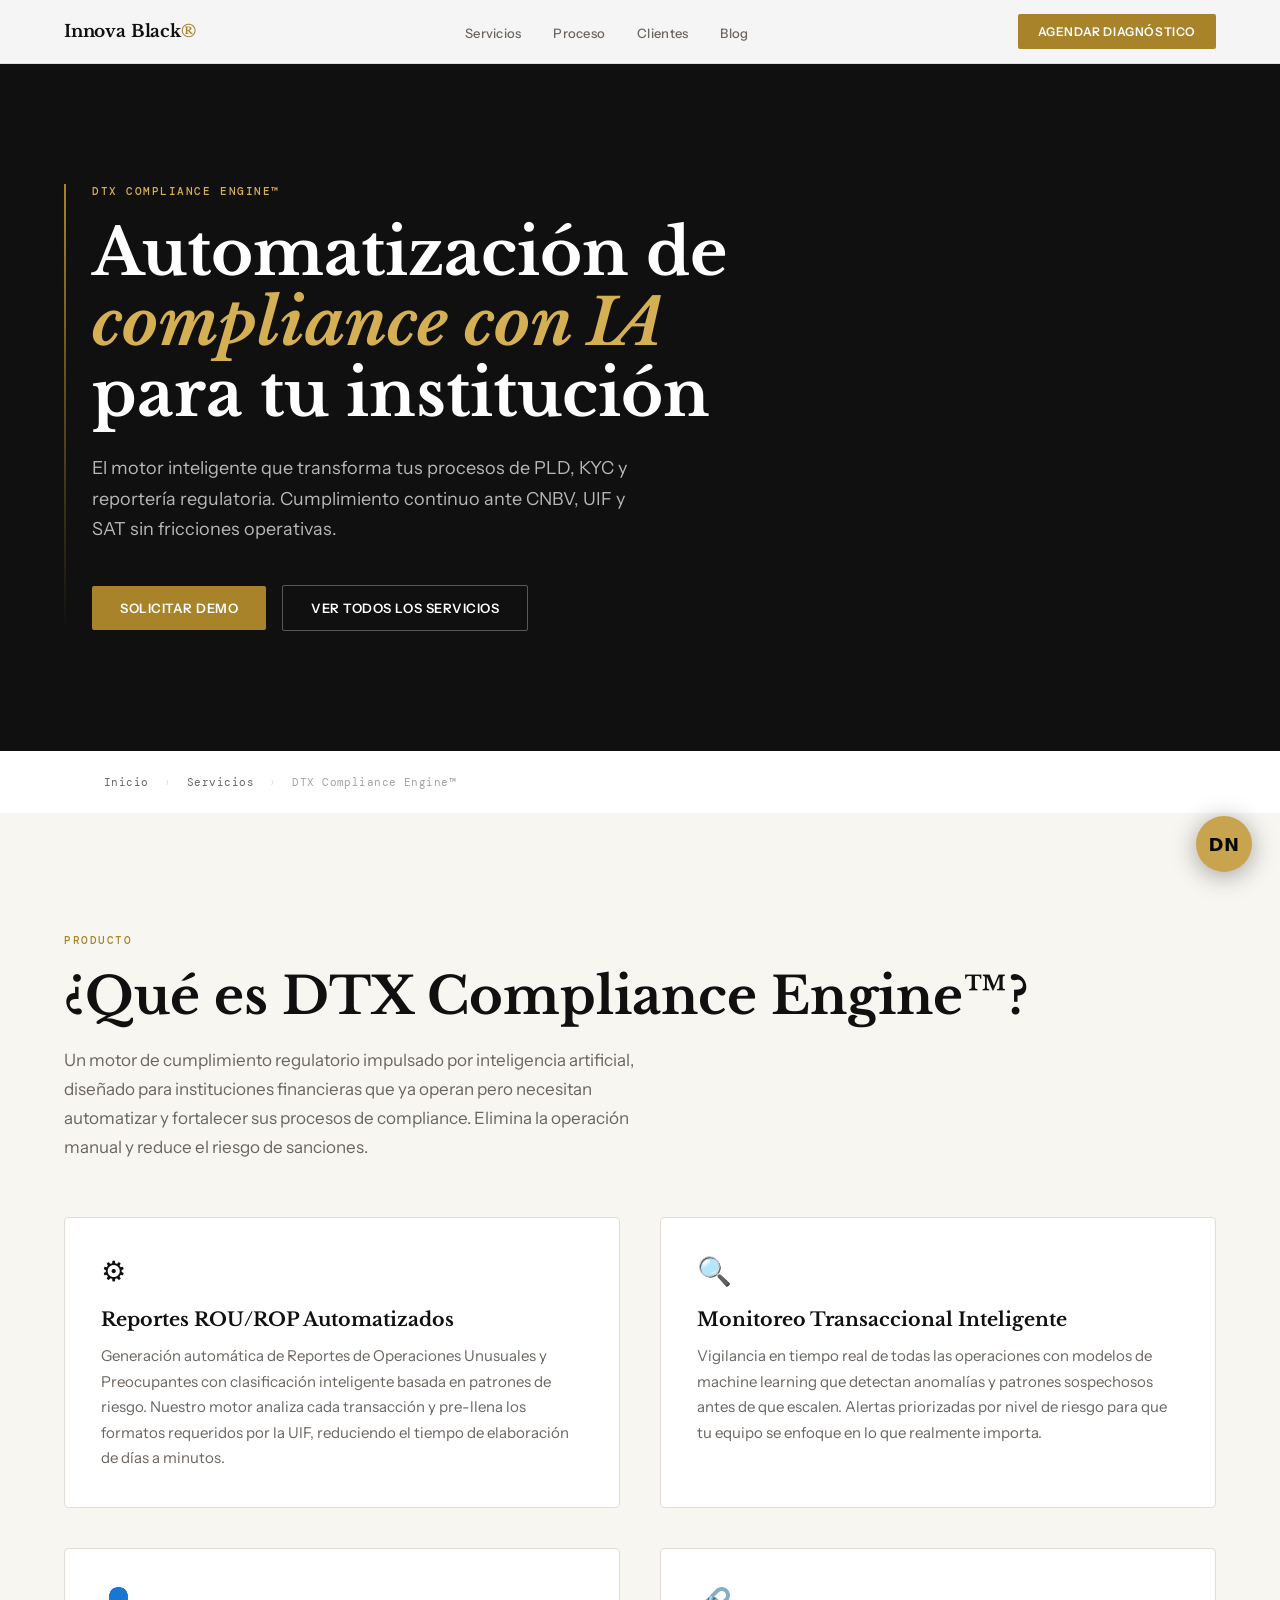
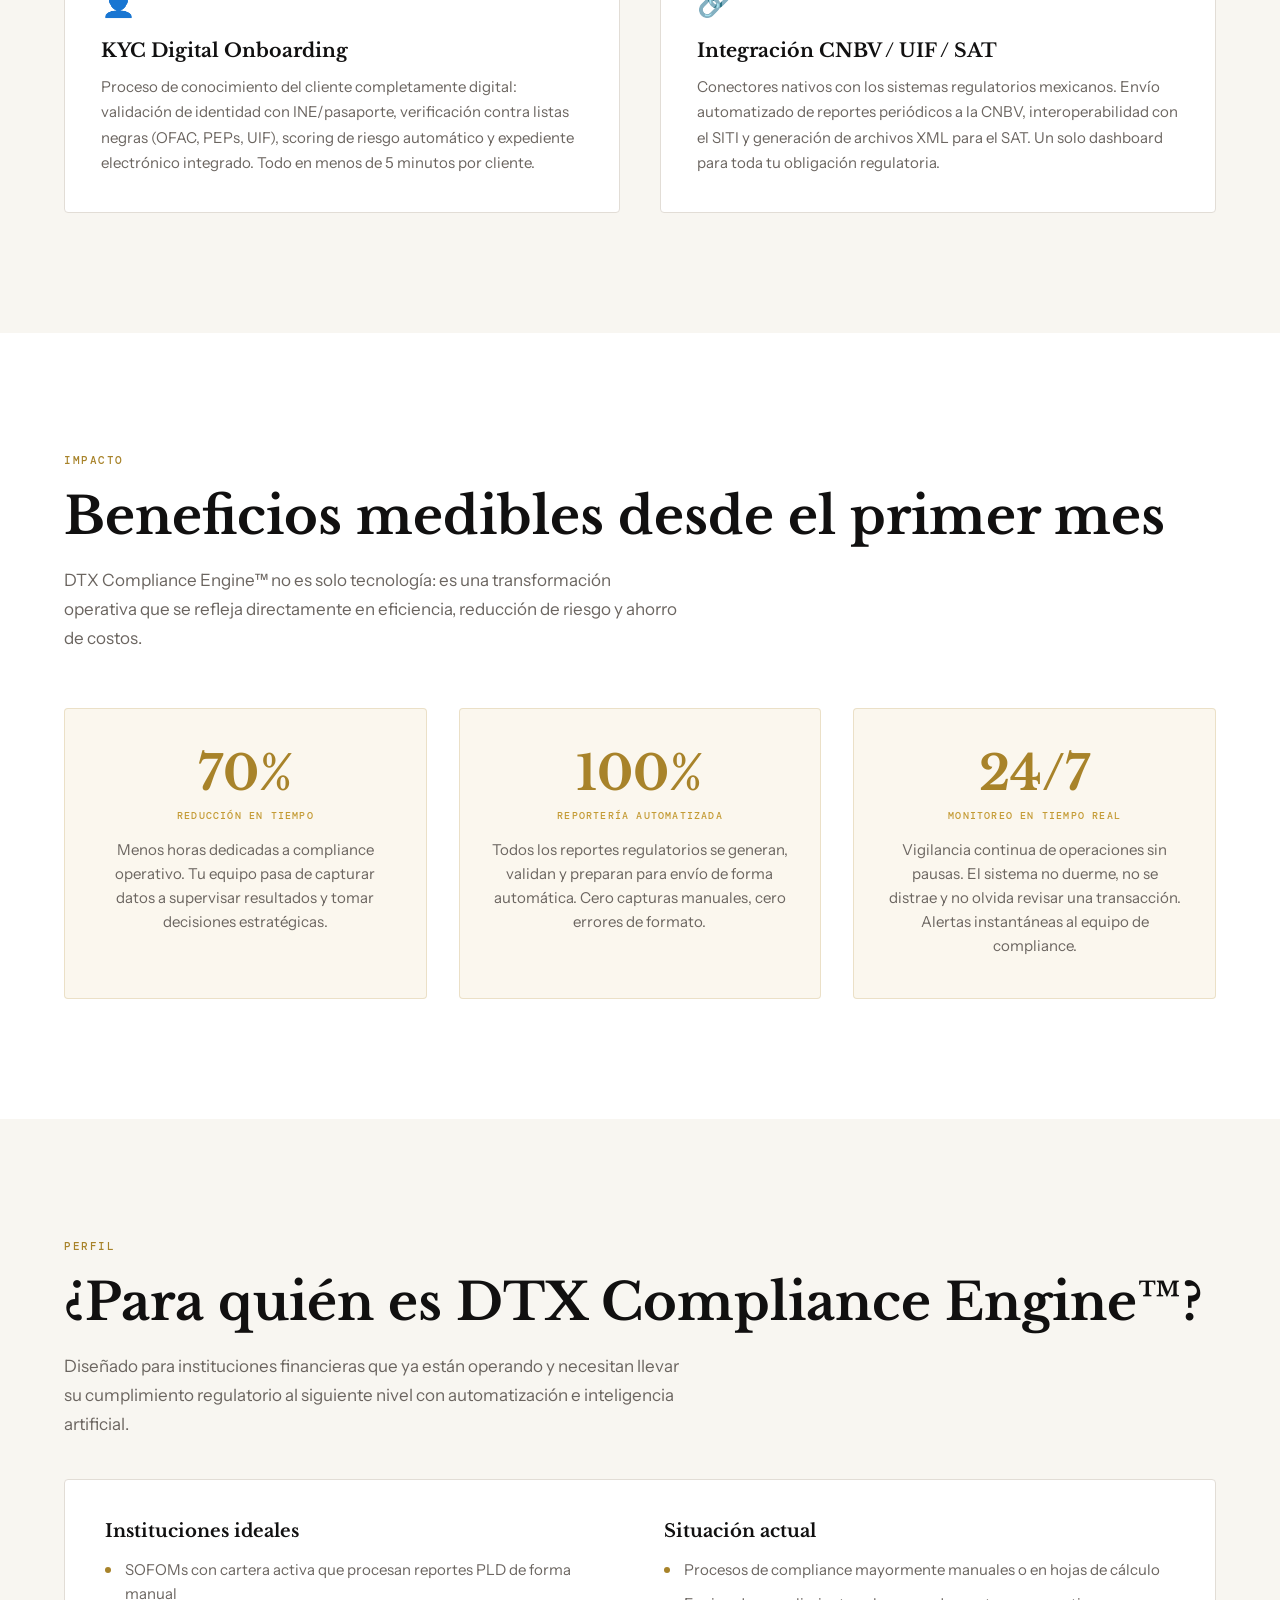
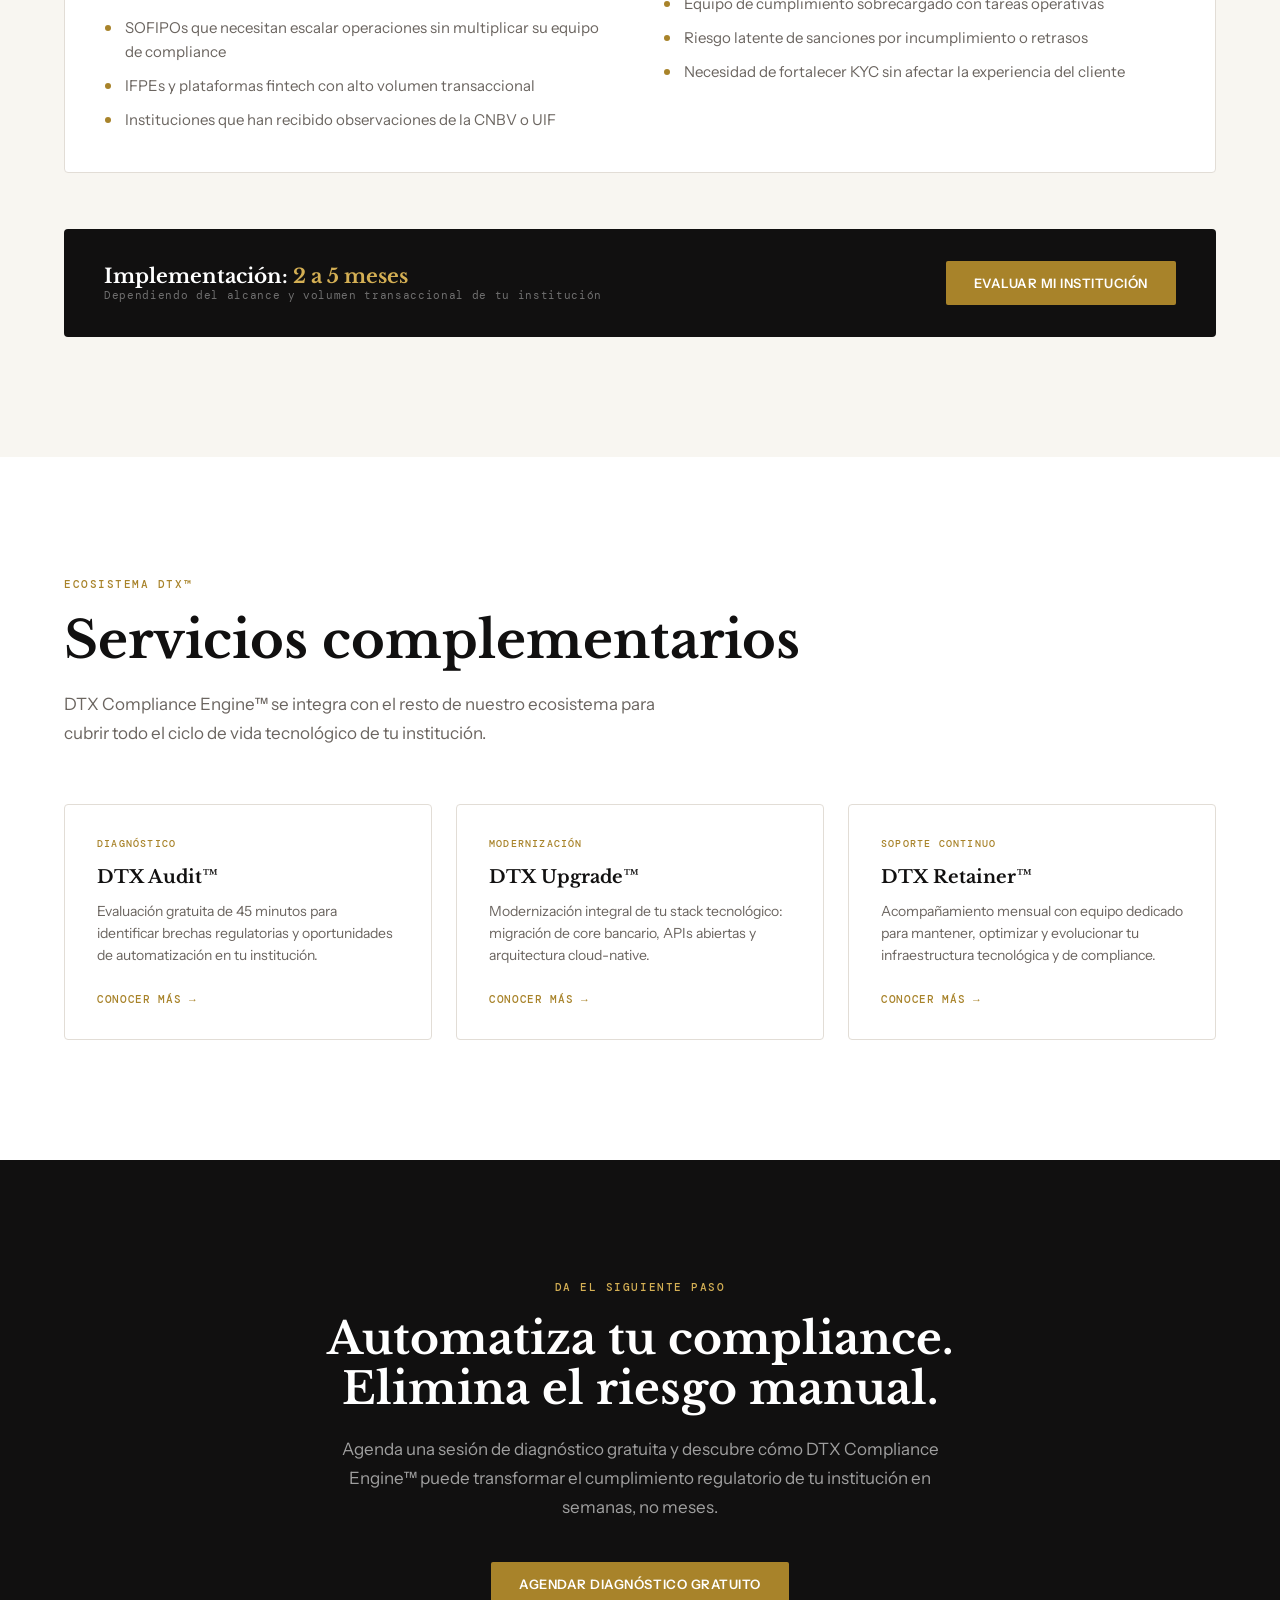
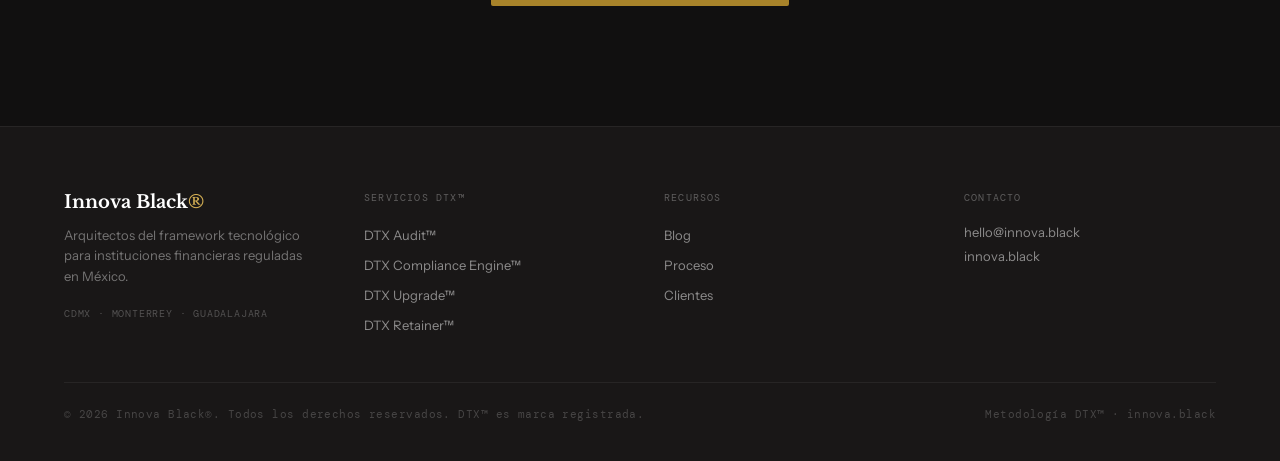
<file: web/dtx-compliance/index.html>
<!DOCTYPE html>
<html lang="es">
<head>
  <meta charset="UTF-8" />
  <meta name="viewport" content="width=device-width, initial-scale=1.0" />

  <!-- Google Analytics -->
  <script async src="https://www.googletagmanager.com/gtag/js?id=G-E0Y70WW412"></script>
  <script>
    window.dataLayer = window.dataLayer || [];
    function gtag(){dataLayer.push(arguments);}
    gtag('js', new Date());
    gtag('config', 'G-E0Y70WW412');
  </script>

  <title>DTX Compliance Engine™ — PLD/KYC con IA | Innova Black</title>
  <meta name="description" content="Motor de compliance con IA para SOFOMs e IFPEs. Automatiza reportes ROU/ROP, monitoreo transaccional, KYC digital y cumplimiento CNBV/UIF." />
  <link rel="canonical" href="https://innovablack.ai/dtx-compliance/" />

  <!-- Open Graph -->
  <meta property="og:type" content="website" />
  <meta property="og:url" content="https://innovablack.ai/dtx-compliance/" />
  <meta property="og:title" content="DTX Compliance Engine™ — PLD/KYC con IA | Innova Black" />
  <meta property="og:description" content="Motor de compliance con IA para instituciones financieras reguladas. Automatización de reportes, monitoreo en tiempo real y KYC digital." />
  <meta property="og:image" content="https://innovablack.ai/og-compliance.jpg" />
  <meta property="og:locale" content="es_MX" />
  <meta property="og:site_name" content="Innova Black®" />

  <!-- Twitter Card -->
  <meta name="twitter:card" content="summary_large_image" />
  <meta name="twitter:title" content="DTX Compliance Engine™ — PLD/KYC con IA | Innova Black" />
  <meta name="twitter:description" content="Motor de compliance con IA para instituciones financieras reguladas. Automatización de reportes, monitoreo en tiempo real y KYC digital." />
  <meta name="twitter:image" content="https://innovablack.ai/og-compliance.jpg" />

  <link rel="preconnect" href="https://fonts.googleapis.com" />
  <link rel="preconnect" href="https://fonts.gstatic.com" crossorigin />
  <link href="https://fonts.googleapis.com/css2?family=Libre+Baskerville:ital,wght@0,400;0,700;1,400&family=Instrument+Sans:wght@300;400;500;600&family=DM+Mono:wght@400;500&display=swap" rel="stylesheet" />
  <link rel="stylesheet" href="../chatbot.css" />

  <!-- Schema.org JSON-LD -->
  <script type="application/ld+json">
  {
    "@context": "https://schema.org",
    "@type": "Service",
    "name": "DTX Compliance Engine™",
    "description": "Motor de compliance impulsado por inteligencia artificial para instituciones financieras reguladas en México. Automatiza PLD, KYC, reportes regulatorios y monitoreo transaccional.",
    "provider": {
      "@type": "ProfessionalService",
      "name": "Innova Black®",
      "url": "https://innovablack.ai"
    },
    "serviceType": "Compliance Automation",
    "areaServed": "MX",
    "url": "https://innovablack.ai/dtx-compliance/"
  }
  </script>

  <!-- FAQ Schema.org JSON-LD -->
  <script type="application/ld+json">
  {
    "@context": "https://schema.org",
    "@type": "FAQPage",
    "mainEntity": [
      {
        "@type": "Question",
        "name": "¿Cómo automatizar el cumplimiento PLD en una SOFOM?",
        "acceptedAnswer": {
          "@type": "Answer",
          "text": "La automatización del cumplimiento PLD en una SOFOM se logra implementando un motor de compliance con inteligencia artificial como DTX Compliance Engine™. Este sistema automatiza la generación de reportes ROU y ROP para la UIF, ejecuta monitoreo transaccional en tiempo real con modelos de machine learning que detectan patrones sospechosos, y digitaliza el proceso KYC para verificar clientes contra listas negras OFAC, PEPs y UIF de forma instantánea."
        }
      },
      {
        "@type": "Question",
        "name": "¿Qué es el monitoreo transaccional inteligente?",
        "acceptedAnswer": {
          "@type": "Answer",
          "text": "El monitoreo transaccional inteligente es un sistema basado en inteligencia artificial que vigila todas las operaciones de una institución financiera en tiempo real, las 24 horas del día. Utiliza modelos de machine learning para detectar anomalías, patrones sospechosos y comportamientos atípicos antes de que escalen a riesgos regulatorios. Las alertas se priorizan automáticamente por nivel de riesgo, permitiendo que el equipo de compliance se enfoque en casos de alto impacto."
        }
      },
      {
        "@type": "Question",
        "name": "¿Cuánto tiempo se ahorra automatizando reportes regulatorios?",
        "acceptedAnswer": {
          "@type": "Answer",
          "text": "Con DTX Compliance Engine™ de Innova Black®, las instituciones financieras reducen hasta un 70% el tiempo dedicado a compliance operativo. Los reportes regulatorios que antes tomaban días o semanas en prepararse manualmente se generan en minutos de forma automática, con cero capturas manuales y cero errores de formato. Esto incluye reportes ROU/ROP para la UIF, reportes periódicos a la CNBV y archivos XML para el SAT."
        }
      }
    ]
  }
  </script>

  <!-- BreadcrumbList JSON-LD -->
  <script type="application/ld+json">
  {
    "@context": "https://schema.org",
    "@type": "BreadcrumbList",
    "itemListElement": [
      {
        "@type": "ListItem",
        "position": 1,
        "name": "Inicio",
        "item": "https://innovablack.ai/"
      },
      {
        "@type": "ListItem",
        "position": 2,
        "name": "Servicios",
        "item": "https://innovablack.ai/#servicios"
      },
      {
        "@type": "ListItem",
        "position": 3,
        "name": "DTX Compliance Engine™",
        "item": "https://innovablack.ai/dtx-compliance/"
      }
    ]
  }
  </script>

  <style>
    /* ============================================================
       TOKENS
    ============================================================ */
    :root {
      --white:      #FFFFFF;
      --paper:      #F8F6F1;
      --paper2:     #F0EDE6;
      --ink:        #111010;
      --ink2:       #1E1C1C;
      --muted:      #6B6560;
      --light:      #A8A29C;
      --rule:       #E2DDD6;
      --gold:       #A8832A;
      --gold2:      #C49B35;
      --gold3:      #D4AF54;
      --gold-bg:    #FBF7EE;
      --gold-rule:  rgba(168,131,42,.20);
      --gold-pale:  rgba(168,131,42,.06);
      --neg:        #111010;
      --neg2:       #191717;

      --serif:  'Libre Baskerville', Georgia, serif;
      --sans:   'Instrument Sans', system-ui, sans-serif;
      --mono:   'DM Mono', monospace;

      --pad-x: 64px;
      --pad-y: 120px;
    }

    /* ============================================================
       RESET & BASE
    ============================================================ */
    *, *::before, *::after { box-sizing: border-box; margin: 0; padding: 0; }
    html { scroll-behavior: smooth; }
    body {
      font-family: var(--sans);
      font-weight: 400;
      color: var(--ink);
      background: var(--white);
      -webkit-font-smoothing: antialiased;
      overflow-x: hidden;
    }
    a { color: inherit; text-decoration: none; }
    img { display: block; max-width: 100%; }

    /* ============================================================
       TYPOGRAPHY HELPERS
    ============================================================ */
    .eyebrow {
      font-family: var(--mono);
      font-size: 11px;
      font-weight: 500;
      letter-spacing: .14em;
      text-transform: uppercase;
      color: var(--gold);
      display: block;
      margin-bottom: 20px;
    }
    .s-h2 {
      font-family: var(--serif);
      font-size: clamp(32px, 4vw, 52px);
      font-weight: 700;
      line-height: 1.15;
      color: var(--ink);
      margin-bottom: 20px;
    }
    .s-lead {
      font-size: 17px;
      font-weight: 300;
      line-height: 1.7;
      color: var(--muted);
      max-width: 620px;
    }
    .on-dark .s-h2 { color: var(--white); }
    .on-dark .s-lead { color: rgba(255,255,255,.65); }
    .on-dark .eyebrow { color: var(--gold3); }

    /* ============================================================
       SCROLL REVEAL
    ============================================================ */
    .r {
      opacity: 0;
      transform: translateY(22px);
      transition: opacity .55s ease, transform .55s ease;
    }
    .r.in { opacity: 1; transform: none; }
    .d1 { transition-delay: .08s; }
    .d2 { transition-delay: .16s; }
    .d3 { transition-delay: .24s; }
    .d4 { transition-delay: .32s; }
    .d5 { transition-delay: .40s; }

    /* ============================================================
       BUTTONS
    ============================================================ */
    .btn {
      display: inline-flex;
      align-items: center;
      gap: 8px;
      font-family: var(--sans);
      font-size: 13px;
      font-weight: 600;
      letter-spacing: .04em;
      text-transform: uppercase;
      padding: 14px 28px;
      border-radius: 2px;
      cursor: pointer;
      transition: all .2s ease;
      border: none;
    }
    .btn-gold {
      background: var(--gold);
      color: var(--white);
    }
    .btn-gold:hover { background: var(--gold2); }
    .btn-outline {
      background: transparent;
      color: var(--white);
      border: 1px solid rgba(255,255,255,.3);
    }
    .btn-outline:hover { border-color: var(--gold3); color: var(--gold3); }
    .btn-outline-dark {
      background: transparent;
      color: var(--ink);
      border: 1px solid var(--rule);
    }
    .btn-outline-dark:hover { border-color: var(--gold); color: var(--gold); }

    /* ============================================================
       NAV
    ============================================================ */
    #nav {
      position: fixed;
      top: 0; left: 0; right: 0;
      z-index: 100;
      background: rgba(255,255,255,.96);
      backdrop-filter: blur(8px);
      border-bottom: 1px solid var(--rule);
      height: 64px;
      display: flex;
      align-items: center;
      padding: 0 var(--pad-x);
      transition: box-shadow .2s;
    }
    #nav.scrolled { box-shadow: 0 2px 24px rgba(17,16,16,.06); }
    .nav-inner {
      display: flex;
      align-items: center;
      justify-content: space-between;
      width: 100%;
      max-width: 1200px;
      margin: 0 auto;
    }
    .nav-logo {
      font-family: var(--serif);
      font-size: 17px;
      font-weight: 700;
      color: var(--ink);
      letter-spacing: -.01em;
    }
    .nav-logo span { color: var(--gold); }
    .nav-links {
      display: flex;
      align-items: center;
      gap: 32px;
      list-style: none;
    }
    .nav-links a {
      font-size: 13px;
      font-weight: 500;
      color: var(--muted);
      letter-spacing: .02em;
      transition: color .15s;
    }
    .nav-links a:hover { color: var(--ink); }
    .nav-cta {
      font-family: var(--sans);
      font-size: 12px;
      font-weight: 600;
      letter-spacing: .05em;
      text-transform: uppercase;
      color: var(--white);
      background: var(--gold);
      padding: 10px 20px;
      border-radius: 2px;
      cursor: pointer;
      border: none;
      transition: background .15s;
    }
    .nav-cta:hover { background: var(--gold2); }
    .nav-hamburger {
      display: none;
      flex-direction: column;
      gap: 5px;
      cursor: pointer;
      padding: 4px;
    }
    .nav-hamburger span {
      display: block;
      width: 22px;
      height: 2px;
      background: var(--ink);
      transition: all .2s;
    }

    /* ============================================================
       HERO (DARK, NO VIDEO)
    ============================================================ */
    #hero {
      position: relative;
      width: 100%;
      min-height: 520px;
      display: flex;
      align-items: center;
      background: var(--neg);
      padding: calc(64px + var(--pad-y)) var(--pad-x) var(--pad-y);
    }
    .hero-inner {
      max-width: 1200px;
      width: 100%;
      margin: 0 auto;
    }
    .hero-left { position: relative; padding-left: 28px; }
    .hero-line {
      position: absolute;
      left: 0; top: 0; bottom: 0;
      width: 2px;
      background: linear-gradient(to bottom, var(--gold), transparent);
    }
    .hero-h1 {
      font-family: var(--serif);
      font-size: clamp(36px, 5vw, 68px);
      font-weight: 700;
      line-height: 1.1;
      color: var(--white);
      margin-bottom: 24px;
    }
    .hero-h1 em {
      font-style: italic;
      color: var(--gold3);
    }
    .hero-sub {
      font-size: 18px;
      font-weight: 300;
      line-height: 1.7;
      color: rgba(255,255,255,.7);
      max-width: 560px;
      margin-bottom: 40px;
    }
    .hero-actions {
      display: flex;
      align-items: center;
      gap: 16px;
      flex-wrap: wrap;
    }

    /* ============================================================
       BREADCRUMBS
    ============================================================ */
    .breadcrumbs {
      max-width: 1200px;
      margin: 0 auto;
      padding: 24px var(--pad-x);
      font-family: var(--mono);
      font-size: 11px;
      color: var(--light);
      letter-spacing: .04em;
    }
    .breadcrumbs a {
      color: var(--muted);
      transition: color .15s;
    }
    .breadcrumbs a:hover { color: var(--gold); }
    .breadcrumbs span { margin: 0 8px; color: var(--rule); }

    /* ============================================================
       SECTIONS
    ============================================================ */
    .section {
      padding: var(--pad-y) var(--pad-x);
    }
    .section-inner {
      max-width: 1200px;
      margin: 0 auto;
    }
    .section--alt {
      background: var(--paper);
    }
    .section--dark {
      background: var(--neg);
    }

    /* ============================================================
       QUE ES - FEATURE GRID
    ============================================================ */
    .feature-grid {
      display: grid;
      grid-template-columns: repeat(2, 1fr);
      gap: 40px;
      margin-top: 56px;
    }
    .feature-card {
      padding: 36px;
      border: 1px solid var(--rule);
      border-radius: 4px;
      background: var(--white);
      transition: border-color .2s;
    }
    .feature-card:hover { border-color: var(--gold-rule); }
    .feature-icon {
      font-size: 28px;
      margin-bottom: 20px;
      display: block;
    }
    .feature-title {
      font-family: var(--serif);
      font-size: 19px;
      font-weight: 700;
      color: var(--ink);
      margin-bottom: 12px;
    }
    .feature-desc {
      font-size: 15px;
      font-weight: 300;
      line-height: 1.7;
      color: var(--muted);
    }

    /* ============================================================
       BENEFICIOS - STAT CARDS
    ============================================================ */
    .benefit-grid {
      display: grid;
      grid-template-columns: repeat(3, 1fr);
      gap: 32px;
      margin-top: 56px;
    }
    .benefit-card {
      padding: 40px 32px;
      background: var(--gold-bg);
      border: 1px solid var(--gold-rule);
      border-radius: 4px;
      text-align: center;
    }
    .benefit-stat {
      font-family: var(--serif);
      font-size: 48px;
      font-weight: 700;
      color: var(--gold);
      margin-bottom: 12px;
      line-height: 1;
    }
    .benefit-label {
      font-family: var(--mono);
      font-size: 10px;
      font-weight: 500;
      letter-spacing: .12em;
      text-transform: uppercase;
      color: var(--gold2);
      margin-bottom: 16px;
    }
    .benefit-desc {
      font-size: 15px;
      font-weight: 300;
      line-height: 1.6;
      color: var(--muted);
    }

    /* ============================================================
       PARA QUIEN
    ============================================================ */
    .audience-box {
      margin-top: 40px;
      padding: 40px;
      background: var(--white);
      border: 1px solid var(--rule);
      border-radius: 4px;
      display: flex;
      gap: 48px;
      align-items: flex-start;
    }
    .audience-col {
      flex: 1;
    }
    .audience-title {
      font-family: var(--serif);
      font-size: 18px;
      font-weight: 700;
      color: var(--ink);
      margin-bottom: 16px;
    }
    .audience-list {
      list-style: none;
      display: flex;
      flex-direction: column;
      gap: 10px;
    }
    .audience-list li {
      font-size: 15px;
      font-weight: 300;
      color: var(--muted);
      line-height: 1.6;
      padding-left: 20px;
      position: relative;
    }
    .audience-list li::before {
      content: '';
      position: absolute;
      left: 0;
      top: 9px;
      width: 6px;
      height: 6px;
      border-radius: 50%;
      background: var(--gold);
    }

    /* ============================================================
       DURATION BAR
    ============================================================ */
    .duration-bar {
      margin-top: 56px;
      padding: 32px 40px;
      background: var(--neg);
      border-radius: 4px;
      display: flex;
      align-items: center;
      justify-content: space-between;
      flex-wrap: wrap;
      gap: 24px;
    }
    .duration-text {
      color: var(--white);
      font-family: var(--serif);
      font-size: 20px;
      font-weight: 700;
    }
    .duration-text em {
      color: var(--gold3);
      font-style: normal;
    }
    .duration-meta {
      font-family: var(--mono);
      font-size: 11px;
      color: rgba(255,255,255,.4);
      letter-spacing: .06em;
    }

    /* ============================================================
       RELATED SERVICES
    ============================================================ */
    .related-grid {
      display: grid;
      grid-template-columns: repeat(3, 1fr);
      gap: 24px;
      margin-top: 56px;
    }
    .related-card {
      padding: 32px;
      border: 1px solid var(--rule);
      border-radius: 4px;
      background: var(--white);
      transition: border-color .2s, box-shadow .2s;
    }
    .related-card:hover {
      border-color: var(--gold-rule);
      box-shadow: 0 4px 24px rgba(168,131,42,.08);
    }
    .related-tag {
      font-family: var(--mono);
      font-size: 10px;
      font-weight: 500;
      letter-spacing: .12em;
      text-transform: uppercase;
      color: var(--gold);
      margin-bottom: 16px;
    }
    .related-name {
      font-family: var(--serif);
      font-size: 18px;
      font-weight: 700;
      color: var(--ink);
      margin-bottom: 12px;
    }
    .related-desc {
      font-size: 14px;
      font-weight: 300;
      line-height: 1.6;
      color: var(--muted);
      margin-bottom: 20px;
    }
    .related-link {
      font-family: var(--mono);
      font-size: 11px;
      font-weight: 500;
      letter-spacing: .06em;
      text-transform: uppercase;
      color: var(--gold);
      transition: color .15s;
    }
    .related-link:hover { color: var(--gold2); }

    /* ============================================================
       CTA
    ============================================================ */
    .cta-section {
      padding: var(--pad-y) var(--pad-x);
      background: var(--neg);
      text-align: center;
    }
    .cta-inner {
      max-width: 640px;
      margin: 0 auto;
    }
    .cta-h2 {
      font-family: var(--serif);
      font-size: clamp(28px, 3.5vw, 44px);
      font-weight: 700;
      color: var(--white);
      line-height: 1.15;
      margin-bottom: 20px;
    }
    .cta-sub {
      font-size: 17px;
      font-weight: 300;
      line-height: 1.7;
      color: rgba(255,255,255,.6);
      margin-bottom: 40px;
    }

    /* ============================================================
       FOOTER
    ============================================================ */
    #footer {
      padding: 64px var(--pad-x) 40px;
      background: var(--neg2);
      border-top: 1px solid rgba(255,255,255,.06);
    }
    .footer-top {
      max-width: 1200px;
      margin: 0 auto;
      display: grid;
      grid-template-columns: 1fr 1fr 1fr 1fr;
      gap: 48px;
      padding-bottom: 48px;
      border-bottom: 1px solid rgba(255,255,255,.06);
    }
    .footer-logo {
      font-family: var(--serif);
      font-size: 18px;
      font-weight: 700;
      color: var(--white);
      margin-bottom: 12px;
    }
    .footer-logo span { color: var(--gold3); }
    .footer-tagline {
      font-size: 13px;
      font-weight: 300;
      color: rgba(255,255,255,.4);
      line-height: 1.6;
      margin-bottom: 20px;
    }
    .footer-cities {
      font-family: var(--mono);
      font-size: 10px;
      color: rgba(255,255,255,.25);
      letter-spacing: .08em;
      text-transform: uppercase;
    }
    .footer-col-title {
      font-family: var(--mono);
      font-size: 10px;
      letter-spacing: .12em;
      text-transform: uppercase;
      color: rgba(255,255,255,.3);
      margin-bottom: 20px;
    }
    .footer-links {
      list-style: none;
      display: flex;
      flex-direction: column;
      gap: 10px;
    }
    .footer-links a {
      font-size: 13px;
      font-weight: 300;
      color: rgba(255,255,255,.5);
      transition: color .15s;
    }
    .footer-links a:hover { color: var(--gold3); }
    .footer-contact a {
      display: block;
      font-size: 13px;
      font-weight: 300;
      color: rgba(255,255,255,.5);
      margin-bottom: 8px;
      transition: color .15s;
    }
    .footer-contact a:hover { color: var(--gold3); }
    .footer-bottom {
      max-width: 1200px;
      margin: 24px auto 0;
      display: flex;
      align-items: center;
      justify-content: space-between;
    }
    .footer-copy {
      font-family: var(--mono);
      font-size: 11px;
      color: rgba(255,255,255,.2);
      letter-spacing: .04em;
    }

    /* ============================================================
       MOBILE NAV
    ============================================================ */
    .mobile-menu {
      display: none;
      position: fixed;
      top: 64px; left: 0; right: 0;
      background: var(--white);
      border-bottom: 1px solid var(--rule);
      padding: 24px var(--pad-x);
      z-index: 99;
      flex-direction: column;
      gap: 20px;
    }
    .mobile-menu.open { display: flex; }
    .mobile-menu a {
      font-size: 15px;
      font-weight: 500;
      color: var(--ink);
      padding: 8px 0;
      border-bottom: 1px solid var(--rule);
    }

    /* ============================================================
       RESPONSIVE
    ============================================================ */
    @media (max-width: 1024px) {
      :root { --pad-x: 40px; --pad-y: 96px; }
      .feature-grid { grid-template-columns: repeat(2, 1fr); }
      .benefit-grid { grid-template-columns: repeat(3, 1fr); }
      .related-grid { grid-template-columns: repeat(3, 1fr); }
      .footer-top { grid-template-columns: 1fr 1fr; gap: 40px; }
    }

    @media (max-width: 768px) {
      :root { --pad-x: 28px; --pad-y: 80px; }
      .nav-links, .nav-cta { display: none; }
      .nav-hamburger { display: flex; }
      .feature-grid { grid-template-columns: 1fr; }
      .benefit-grid { grid-template-columns: 1fr; }
      .related-grid { grid-template-columns: 1fr; }
      .audience-box { flex-direction: column; gap: 32px; }
      .duration-bar { flex-direction: column; text-align: center; }
      .footer-top { grid-template-columns: 1fr; }
      .footer-bottom { flex-direction: column; gap: 12px; text-align: center; }
    }
  </style>
</head>
<body>

  <!-- ============================================================
       NAV
  ============================================================ -->
  <nav id="nav">
    <div class="nav-inner">
      <a href="/" class="nav-logo">Innova Black<span>®</span></a>
      <ul class="nav-links">
        <li><a href="/#servicios">Servicios</a></li>
        <li><a href="/#proceso">Proceso</a></li>
        <li><a href="/#clientes">Clientes</a></li>
        <li><a href="/blog">Blog</a></li>
      </ul>
      <button class="nav-cta" onclick="openChat()">Agendar Diagnóstico</button>
      <div class="nav-hamburger" id="hamburger" aria-label="Menú">
        <span></span><span></span><span></span>
      </div>
    </div>
  </nav>

  <!-- Mobile menu -->
  <div class="mobile-menu" id="mobile-menu">
    <a href="/#servicios" class="mobile-link">Servicios</a>
    <a href="/#proceso" class="mobile-link">Proceso</a>
    <a href="/#clientes" class="mobile-link">Clientes</a>
    <a href="/blog" class="mobile-link">Blog</a>
    <a href="#" class="mobile-link" style="color:var(--gold);font-weight:600;" onclick="openChat();return false;">Agendar Diagnóstico</a>
  </div>

  <!-- ============================================================
       HERO (DARK, NO VIDEO)
  ============================================================ -->
  <section id="hero">
    <div class="hero-inner">
      <div class="hero-left r">
        <div class="hero-line"></div>
        <span class="eyebrow" style="color:var(--gold3)">DTX Compliance Engine™</span>
        <h1 class="hero-h1">Automatización de<br><em>compliance con IA</em><br>para tu institución</h1>
        <p class="hero-sub">El motor inteligente que transforma tus procesos de PLD, KYC y reportería regulatoria. Cumplimiento continuo ante CNBV, UIF y SAT sin fricciones operativas.</p>
        <div class="hero-actions">
          <button class="btn btn-gold" onclick="openChat()">Solicitar Demo</button>
          <a href="/#servicios" class="btn btn-outline">Ver Todos los Servicios</a>
        </div>
      </div>
    </div>
  </section>

  <!-- ============================================================
       BREADCRUMBS
  ============================================================ -->
  <div class="breadcrumbs">
    <a href="/">Inicio</a>
    <span>›</span>
    <a href="/#servicios">Servicios</a>
    <span>›</span>
    DTX Compliance Engine™
  </div>

  <!-- ============================================================
       QUE ES
  ============================================================ -->
  <section class="section section--alt" id="que-es">
    <div class="section-inner">
      <span class="eyebrow r">Producto</span>
      <h2 class="s-h2 r d1">¿Qué es DTX Compliance Engine™?</h2>
      <p class="s-lead r d2">Un motor de cumplimiento regulatorio impulsado por inteligencia artificial, diseñado para instituciones financieras que ya operan pero necesitan automatizar y fortalecer sus procesos de compliance. Elimina la operación manual y reduce el riesgo de sanciones.</p>

      <div class="feature-grid">
        <div class="feature-card r d1">
          <span class="feature-icon">&#9881;</span>
          <div class="feature-title">Reportes ROU/ROP Automatizados</div>
          <p class="feature-desc">Generación automática de Reportes de Operaciones Unusuales y Preocupantes con clasificación inteligente basada en patrones de riesgo. Nuestro motor analiza cada transacción y pre-llena los formatos requeridos por la UIF, reduciendo el tiempo de elaboración de días a minutos.</p>
        </div>
        <div class="feature-card r d2">
          <span class="feature-icon">&#128269;</span>
          <div class="feature-title">Monitoreo Transaccional Inteligente</div>
          <p class="feature-desc">Vigilancia en tiempo real de todas las operaciones con modelos de machine learning que detectan anomalías y patrones sospechosos antes de que escalen. Alertas priorizadas por nivel de riesgo para que tu equipo se enfoque en lo que realmente importa.</p>
        </div>
        <div class="feature-card r d3">
          <span class="feature-icon">&#128100;</span>
          <div class="feature-title">KYC Digital Onboarding</div>
          <p class="feature-desc">Proceso de conocimiento del cliente completamente digital: validación de identidad con INE/pasaporte, verificación contra listas negras (OFAC, PEPs, UIF), scoring de riesgo automático y expediente electrónico integrado. Todo en menos de 5 minutos por cliente.</p>
        </div>
        <div class="feature-card r d4">
          <span class="feature-icon">&#128279;</span>
          <div class="feature-title">Integración CNBV / UIF / SAT</div>
          <p class="feature-desc">Conectores nativos con los sistemas regulatorios mexicanos. Envío automatizado de reportes periódicos a la CNBV, interoperabilidad con el SITI y generación de archivos XML para el SAT. Un solo dashboard para toda tu obligación regulatoria.</p>
        </div>
      </div>
    </div>
  </section>

  <!-- ============================================================
       BENEFICIOS
  ============================================================ -->
  <section class="section" id="beneficios">
    <div class="section-inner">
      <span class="eyebrow r">Impacto</span>
      <h2 class="s-h2 r d1">Beneficios medibles desde el primer mes</h2>
      <p class="s-lead r d2">DTX Compliance Engine™ no es solo tecnología: es una transformación operativa que se refleja directamente en eficiencia, reducción de riesgo y ahorro de costos.</p>

      <div class="benefit-grid">
        <div class="benefit-card r d1">
          <div class="benefit-stat">70%</div>
          <div class="benefit-label">Reducción en tiempo</div>
          <p class="benefit-desc">Menos horas dedicadas a compliance operativo. Tu equipo pasa de capturar datos a supervisar resultados y tomar decisiones estratégicas.</p>
        </div>
        <div class="benefit-card r d2">
          <div class="benefit-stat">100%</div>
          <div class="benefit-label">Reportería automatizada</div>
          <p class="benefit-desc">Todos los reportes regulatorios se generan, validan y preparan para envío de forma automática. Cero capturas manuales, cero errores de formato.</p>
        </div>
        <div class="benefit-card r d3">
          <div class="benefit-stat">24/7</div>
          <div class="benefit-label">Monitoreo en tiempo real</div>
          <p class="benefit-desc">Vigilancia continua de operaciones sin pausas. El sistema no duerme, no se distrae y no olvida revisar una transacción. Alertas instantáneas al equipo de compliance.</p>
        </div>
      </div>
    </div>
  </section>

  <!-- ============================================================
       PARA QUIEN
  ============================================================ -->
  <section class="section section--alt" id="para-quien">
    <div class="section-inner">
      <span class="eyebrow r">Perfil</span>
      <h2 class="s-h2 r d1">¿Para quién es DTX Compliance Engine™?</h2>
      <p class="s-lead r d2">Diseñado para instituciones financieras que ya están operando y necesitan llevar su cumplimiento regulatorio al siguiente nivel con automatización e inteligencia artificial.</p>

      <div class="audience-box r d3">
        <div class="audience-col">
          <div class="audience-title">Instituciones ideales</div>
          <ul class="audience-list">
            <li>SOFOMs con cartera activa que procesan reportes PLD de forma manual</li>
            <li>SOFIPOs que necesitan escalar operaciones sin multiplicar su equipo de compliance</li>
            <li>IFPEs y plataformas fintech con alto volumen transaccional</li>
            <li>Instituciones que han recibido observaciones de la CNBV o UIF</li>
          </ul>
        </div>
        <div class="audience-col">
          <div class="audience-title">Situación actual</div>
          <ul class="audience-list">
            <li>Procesos de compliance mayormente manuales o en hojas de cálculo</li>
            <li>Equipo de cumplimiento sobrecargado con tareas operativas</li>
            <li>Riesgo latente de sanciones por incumplimiento o retrasos</li>
            <li>Necesidad de fortalecer KYC sin afectar la experiencia del cliente</li>
          </ul>
        </div>
      </div>

      <div class="duration-bar r d4">
        <div>
          <div class="duration-text">Implementación: <em>2 a 5 meses</em></div>
          <div class="duration-meta">Dependiendo del alcance y volumen transaccional de tu institución</div>
        </div>
        <button class="btn btn-gold" onclick="openChat()">Evaluar mi Institución</button>
      </div>
    </div>
  </section>

  <!-- ============================================================
       SERVICIOS RELACIONADOS
  ============================================================ -->
  <section class="section" id="relacionados">
    <div class="section-inner">
      <span class="eyebrow r">Ecosistema DTX™</span>
      <h2 class="s-h2 r d1">Servicios complementarios</h2>
      <p class="s-lead r d2">DTX Compliance Engine™ se integra con el resto de nuestro ecosistema para cubrir todo el ciclo de vida tecnológico de tu institución.</p>

      <div class="related-grid">
        <a href="/dtx-audit" class="related-card r d1">
          <div class="related-tag">Diagnóstico</div>
          <div class="related-name">DTX Audit™</div>
          <p class="related-desc">Evaluación gratuita de 45 minutos para identificar brechas regulatorias y oportunidades de automatización en tu institución.</p>
          <span class="related-link">Conocer más →</span>
        </a>
        <a href="/dtx-upgrade" class="related-card r d2">
          <div class="related-tag">Modernización</div>
          <div class="related-name">DTX Upgrade™</div>
          <p class="related-desc">Modernización integral de tu stack tecnológico: migración de core bancario, APIs abiertas y arquitectura cloud-native.</p>
          <span class="related-link">Conocer más →</span>
        </a>
        <a href="/dtx-retainer" class="related-card r d3">
          <div class="related-tag">Soporte continuo</div>
          <div class="related-name">DTX Retainer™</div>
          <p class="related-desc">Acompañamiento mensual con equipo dedicado para mantener, optimizar y evolucionar tu infraestructura tecnológica y de compliance.</p>
          <span class="related-link">Conocer más →</span>
        </a>
      </div>
    </div>
  </section>

  <!-- ============================================================
       CTA
  ============================================================ -->
  <section class="cta-section" id="cta">
    <div class="cta-inner">
      <span class="eyebrow r" style="color:var(--gold3)">Da el Siguiente Paso</span>
      <h2 class="cta-h2 r d1">Automatiza tu compliance.<br>Elimina el riesgo manual.</h2>
      <p class="cta-sub r d2">Agenda una sesión de diagnóstico gratuita y descubre cómo DTX Compliance Engine™ puede transformar el cumplimiento regulatorio de tu institución en semanas, no meses.</p>
      <div class="r d3">
        <button class="btn btn-gold" onclick="openChat()">Agendar Diagnóstico Gratuito</button>
      </div>
    </div>
  </section>

  <!-- ============================================================
       FOOTER
  ============================================================ -->
  <footer id="footer">
    <div class="footer-top">
      <div>
        <div class="footer-logo">Innova Black<span>®</span></div>
        <p class="footer-tagline">Arquitectos del framework tecnológico para instituciones financieras reguladas en México.</p>
        <div class="footer-cities">CDMX · Monterrey · Guadalajara</div>
      </div>
      <div>
        <div class="footer-col-title">Servicios DTX™</div>
        <ul class="footer-links">
          <li><a href="/dtx-audit">DTX Audit™</a></li>
          <li><a href="/dtx-compliance">DTX Compliance Engine™</a></li>
          <li><a href="/dtx-upgrade">DTX Upgrade™</a></li>
          <li><a href="/dtx-retainer">DTX Retainer™</a></li>
        </ul>
      </div>
      <div>
        <div class="footer-col-title">Recursos</div>
        <ul class="footer-links">
          <li><a href="/blog">Blog</a></li>
          <li><a href="/#proceso">Proceso</a></li>
          <li><a href="/#clientes">Clientes</a></li>
        </ul>
      </div>
      <div>
        <div class="footer-col-title">Contacto</div>
        <div class="footer-contact">
          <a href="mailto:hello@innova.black">hello@innova.black</a>
          <a href="https://innova.black">innova.black</a>
        </div>
      </div>
    </div>
    <div class="footer-bottom">
      <p class="footer-copy">© 2026 Innova Black®. Todos los derechos reservados. DTX™ es marca registrada.</p>
      <p class="footer-copy">Metodología DTX™ · innova.black</p>
    </div>
  </footer>

  <!-- ============================================================
       JAVASCRIPT
  ============================================================ -->
  <script>
    // --- Nav scroll shadow ---
    const nav = document.getElementById('nav');
    window.addEventListener('scroll', () => {
      nav.classList.toggle('scrolled', window.scrollY > 20);
    });

    // --- Mobile hamburger ---
    const hamburger = document.getElementById('hamburger');
    const mobileMenu = document.getElementById('mobile-menu');
    hamburger.addEventListener('click', () => {
      mobileMenu.classList.toggle('open');
    });
    document.querySelectorAll('.mobile-link').forEach(link => {
      link.addEventListener('click', () => mobileMenu.classList.remove('open'));
    });

    // --- Scroll reveal ---
    const observer = new IntersectionObserver((entries) => {
      entries.forEach(entry => {
        if (entry.isIntersecting) {
          entry.target.classList.add('in');
          observer.unobserve(entry.target);
        }
      });
    }, { threshold: 0.12, rootMargin: '0px 0px -40px 0px' });

    document.querySelectorAll('.r').forEach(el => observer.observe(el));

    // --- Smooth scroll for anchor links ---
    document.querySelectorAll('a[href^="#"]').forEach(anchor => {
      anchor.addEventListener('click', function(e) {
        const target = document.querySelector(this.getAttribute('href'));
        if (target) {
          e.preventDefault();
          const offset = 72;
          const top = target.getBoundingClientRect().top + window.pageYOffset - offset;
          window.scrollTo({ top, behavior: 'smooth' });
        }
      });
    });
  </script>
  <script src="../chatbot.js"></script>
</body>
</html>
</file>
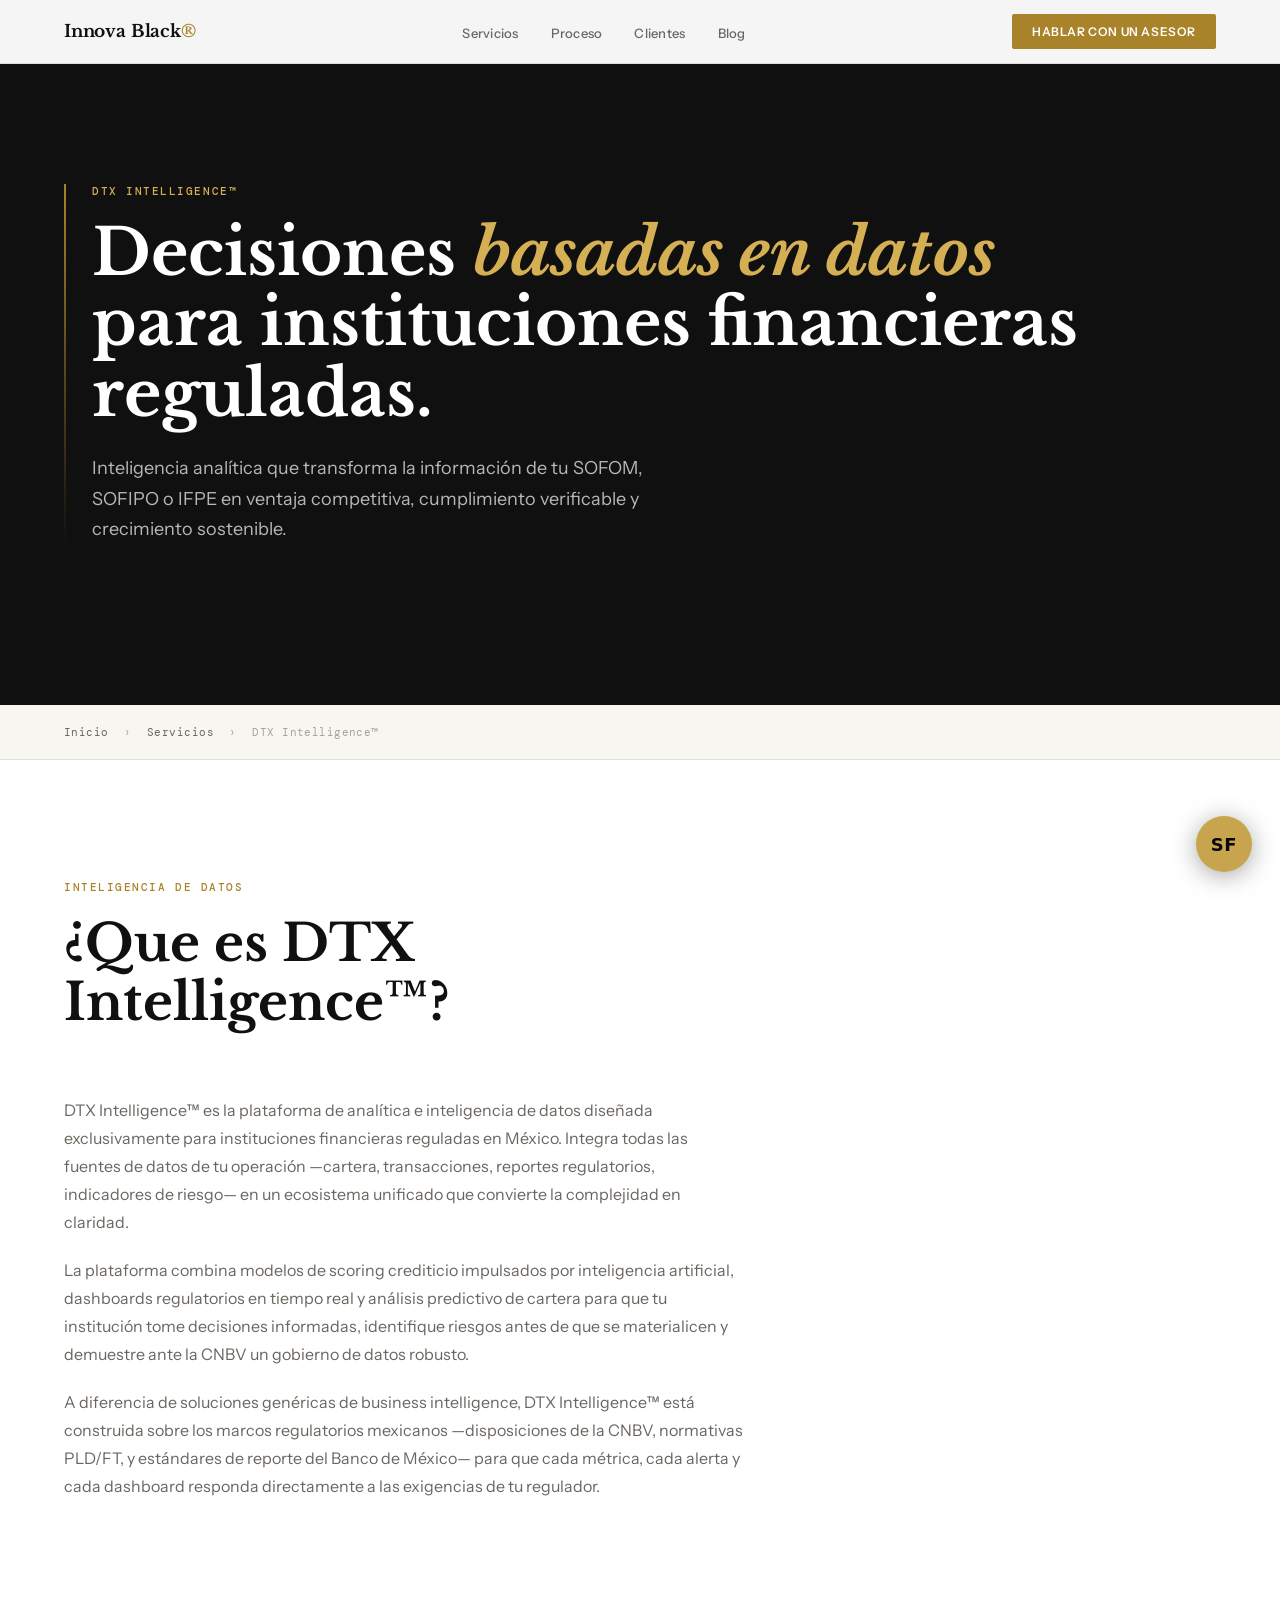
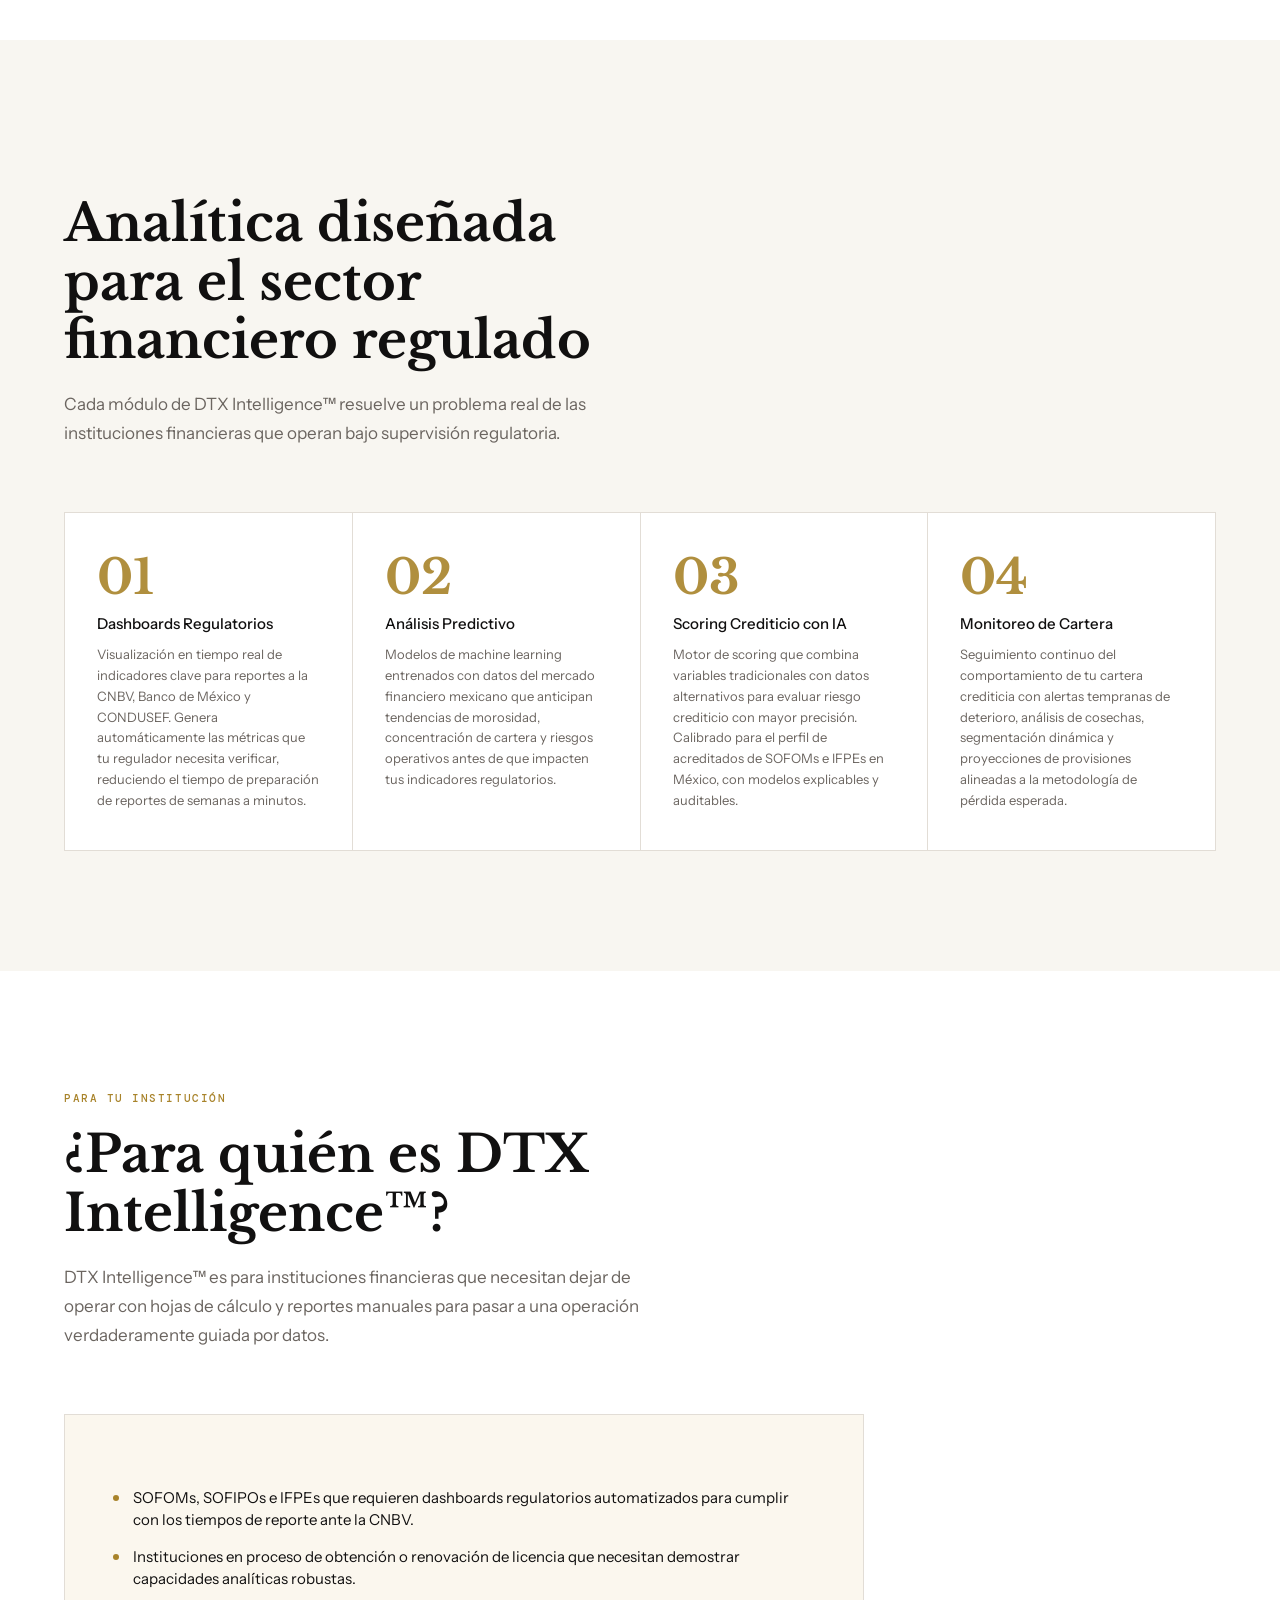
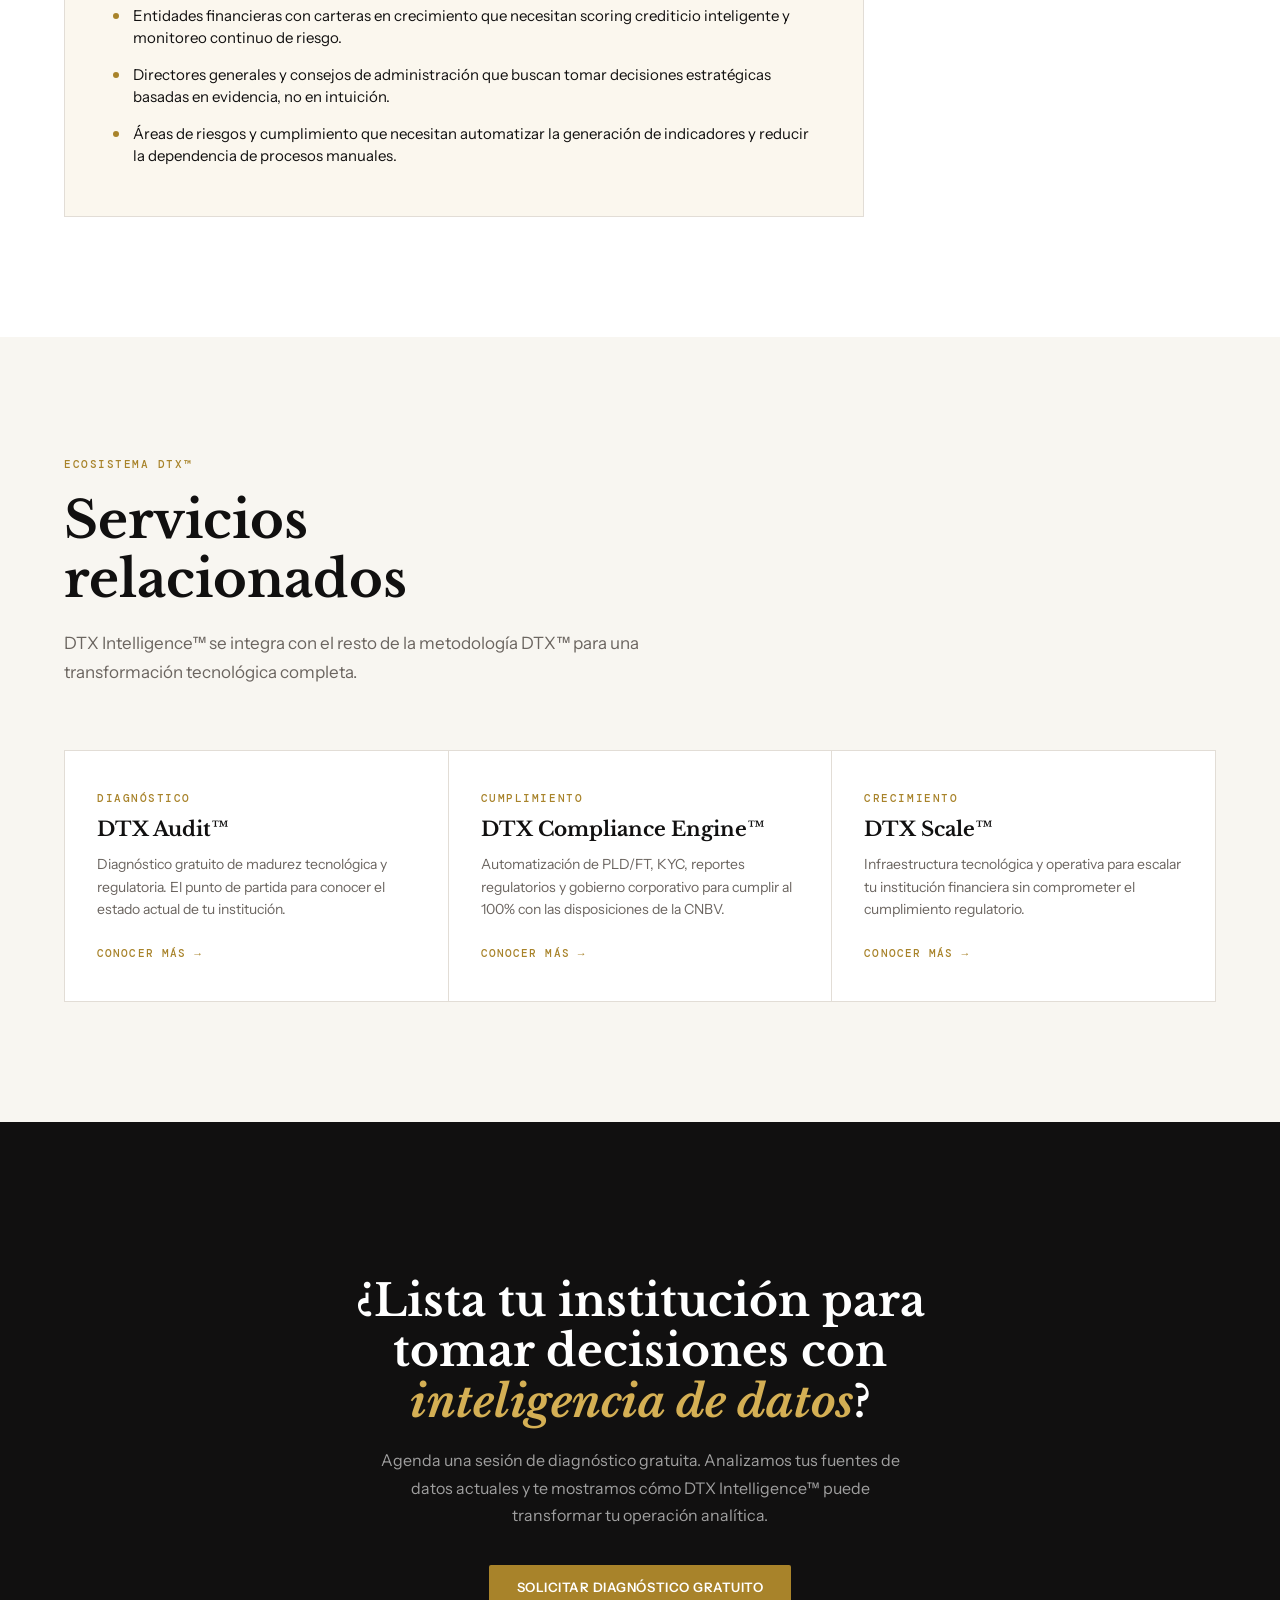
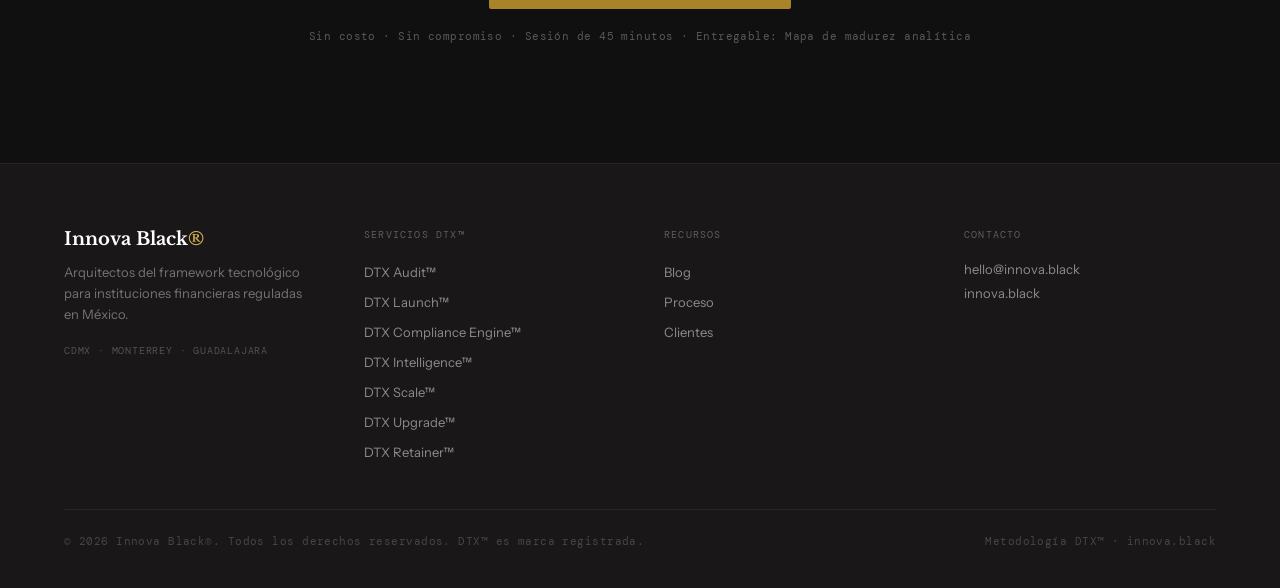
<file: web/dtx-intelligence/index.html>
<!DOCTYPE html>
<html lang="es">
<head>
  <meta charset="UTF-8" />
  <meta name="viewport" content="width=device-width, initial-scale=1.0" />

  <!-- Google Analytics -->
  <script async src="https://www.googletagmanager.com/gtag/js?id=G-E0Y70WW412"></script>
  <script>
    window.dataLayer = window.dataLayer || [];
    function gtag(){dataLayer.push(arguments);}
    gtag('js', new Date());
    gtag('config', 'G-E0Y70WW412');
  </script>

  <title>DTX Intelligence™ — Datos para Financieras | Innova Black</title>
  <meta name="description" content="Analítica e inteligencia de datos para instituciones financieras reguladas. Dashboards, scoring crediticio con IA y monitoreo de cartera." />
  <link rel="canonical" href="https://innovablack.ai/dtx-intelligence/" />

  <!-- Open Graph -->
  <meta property="og:type" content="website" />
  <meta property="og:url" content="https://innovablack.ai/dtx-intelligence/" />
  <meta property="og:title" content="DTX Intelligence™ — Datos para Financieras | Innova Black" />
  <meta property="og:description" content="Analítica avanzada e inteligencia de datos para instituciones financieras reguladas en México. Dashboards, scoring crediticio y análisis predictivo." />
  <meta property="og:image" content="https://innovablack.ai/og-dtx-intelligence.jpg" />
  <meta property="og:locale" content="es_MX" />
  <meta property="og:site_name" content="Innova Black®" />

  <!-- Twitter Card -->
  <meta name="twitter:card" content="summary_large_image" />
  <meta name="twitter:title" content="DTX Intelligence™ — Datos para Financieras | Innova Black" />
  <meta name="twitter:description" content="Analítica avanzada e inteligencia de datos para instituciones financieras reguladas en México." />
  <meta name="twitter:image" content="https://innovablack.ai/og-dtx-intelligence.jpg" />

  <link rel="preconnect" href="https://fonts.googleapis.com" />
  <link rel="preconnect" href="https://fonts.gstatic.com" crossorigin />
  <link href="https://fonts.googleapis.com/css2?family=Libre+Baskerville:ital,wght@0,400;0,700;1,400&family=Instrument+Sans:wght@300;400;500;600&family=DM+Mono:wght@400;500&display=swap" rel="stylesheet" />
  <link rel="stylesheet" href="../chatbot.css" />

  <!-- Schema.org JSON-LD -->
  <script type="application/ld+json">
  {
    "@context": "https://schema.org",
    "@type": "Service",
    "name": "DTX Intelligence™",
    "provider": {
      "@type": "ProfessionalService",
      "name": "Innova Black®",
      "url": "https://innovablack.ai"
    },
    "description": "Plataforma de analítica e inteligencia de datos para instituciones financieras reguladas. Dashboards regulatorios, scoring crediticio con IA, análisis predictivo y monitoreo de cartera.",
    "url": "https://innovablack.ai/dtx-intelligence/",
    "areaServed": "MX",
    "serviceType": "Inteligencia de datos financiera"
  }
  </script>

  <!-- FAQ Schema.org JSON-LD -->
  <script type="application/ld+json">
  {
    "@context": "https://schema.org",
    "@type": "FAQPage",
    "mainEntity": [
      {
        "@type": "Question",
        "name": "¿Qué es la inteligencia de datos para instituciones financieras?",
        "acceptedAnswer": {
          "@type": "Answer",
          "text": "La inteligencia de datos para instituciones financieras es la capacidad de integrar, analizar y convertir en decisiones accionables toda la información operativa, transaccional y regulatoria de una entidad financiera. DTX Intelligence™ de Innova Black® unifica fuentes de datos como cartera, transacciones, reportes regulatorios e indicadores de riesgo en un ecosistema analítico construido sobre los marcos normativos mexicanos de CNBV, Banxico y UIF."
        }
      },
      {
        "@type": "Question",
        "name": "¿Cómo funciona el scoring crediticio con inteligencia artificial?",
        "acceptedAnswer": {
          "@type": "Answer",
          "text": "El scoring crediticio con IA de DTX Intelligence™ combina variables tradicionales de buró de crédito con datos alternativos para evaluar el riesgo crediticio con mayor precisión. Los modelos están calibrados específicamente para el perfil de acreditados de SOFOMs e IFPEs en México, son completamente explicables y auditables ante el regulador. Esto permite tomar mejores decisiones de originación y reducir la morosidad de la cartera."
        }
      },
      {
        "@type": "Question",
        "name": "¿Qué dashboards regulatorios necesita una SOFOM?",
        "acceptedAnswer": {
          "@type": "Answer",
          "text": "Una SOFOM necesita dashboards que visualicen en tiempo real los indicadores clave requeridos por la CNBV, Banco de México y CONDUSEF: métricas de cartera crediticia, indicadores de morosidad, concentración de riesgo, provisiones, cumplimiento PLD y reportería regulatoria. DTX Intelligence™ genera automáticamente estas métricas, reduciendo el tiempo de preparación de reportes de semanas a minutos y demostrando ante el regulador un gobierno de datos robusto."
        }
      }
    ]
  }
  </script>

  <!-- BreadcrumbList JSON-LD -->
  <script type="application/ld+json">
  {
    "@context": "https://schema.org",
    "@type": "BreadcrumbList",
    "itemListElement": [
      {
        "@type": "ListItem",
        "position": 1,
        "name": "Inicio",
        "item": "https://innovablack.ai/"
      },
      {
        "@type": "ListItem",
        "position": 2,
        "name": "Servicios",
        "item": "https://innovablack.ai/#servicios"
      },
      {
        "@type": "ListItem",
        "position": 3,
        "name": "DTX Intelligence™",
        "item": "https://innovablack.ai/dtx-intelligence/"
      }
    ]
  }
  </script>

  <style>
    /* ============================================================
       TOKENS
    ============================================================ */
    :root {
      --white:      #FFFFFF;
      --paper:      #F8F6F1;
      --ink:        #111010;
      --muted:      #6B6560;
      --light:      #A8A29C;
      --rule:       #E2DDD6;
      --gold:       #A8832A;
      --gold2:      #C49B35;
      --gold3:      #D4AF54;
      --gold-bg:    #FBF7EE;
      --neg:        #111010;
      --neg2:       #191717;

      --serif:  'Libre Baskerville', Georgia, serif;
      --sans:   'Instrument Sans', system-ui, sans-serif;
      --mono:   'DM Mono', monospace;

      --pad-x: 64px;
      --pad-y: 120px;
    }

    /* ============================================================
       RESET & BASE
    ============================================================ */
    *, *::before, *::after { box-sizing: border-box; margin: 0; padding: 0; }
    html { scroll-behavior: smooth; }
    body {
      font-family: var(--sans);
      font-weight: 400;
      color: var(--ink);
      background: var(--white);
      -webkit-font-smoothing: antialiased;
      overflow-x: hidden;
    }
    a { color: inherit; text-decoration: none; }
    img { display: block; max-width: 100%; }

    /* ============================================================
       TYPOGRAPHY HELPERS
    ============================================================ */
    .eyebrow {
      font-family: var(--mono);
      font-size: 11px;
      font-weight: 500;
      letter-spacing: .14em;
      text-transform: uppercase;
      color: var(--gold);
      display: block;
      margin-bottom: 20px;
    }
    .s-h2 {
      font-family: var(--serif);
      font-size: clamp(32px, 4vw, 52px);
      font-weight: 700;
      line-height: 1.15;
      color: var(--ink);
      margin-bottom: 20px;
    }
    .s-lead {
      font-size: 17px;
      font-weight: 300;
      line-height: 1.7;
      color: var(--muted);
      max-width: 620px;
    }
    .on-dark .s-h2 { color: var(--white); }
    .on-dark .s-lead { color: rgba(255,255,255,.65); }
    .on-dark .eyebrow { color: var(--gold3); }

    /* ============================================================
       SCROLL REVEAL
    ============================================================ */
    .r {
      opacity: 0;
      transform: translateY(22px);
      transition: opacity .55s ease, transform .55s ease;
    }
    .r.in { opacity: 1; transform: none; }
    .d1 { transition-delay: .08s; }
    .d2 { transition-delay: .16s; }
    .d3 { transition-delay: .24s; }
    .d4 { transition-delay: .32s; }
    .d5 { transition-delay: .40s; }

    /* ============================================================
       BUTTONS
    ============================================================ */
    .btn {
      display: inline-flex;
      align-items: center;
      gap: 8px;
      font-family: var(--sans);
      font-size: 13px;
      font-weight: 600;
      letter-spacing: .04em;
      text-transform: uppercase;
      padding: 14px 28px;
      border-radius: 2px;
      cursor: pointer;
      transition: all .2s ease;
      border: none;
    }
    .btn-gold {
      background: var(--gold);
      color: var(--white);
    }
    .btn-gold:hover { background: var(--gold2); }
    .btn-outline-dark {
      background: transparent;
      color: var(--ink);
      border: 1px solid var(--rule);
    }
    .btn-outline-dark:hover { border-color: var(--gold); color: var(--gold); }
    .btn-outline {
      background: transparent;
      color: var(--white);
      border: 1px solid rgba(255,255,255,.3);
    }
    .btn-outline:hover { border-color: var(--gold3); color: var(--gold3); }

    /* ============================================================
       NAV
    ============================================================ */
    #nav {
      position: fixed;
      top: 0; left: 0; right: 0;
      z-index: 100;
      background: rgba(255,255,255,.96);
      backdrop-filter: blur(8px);
      border-bottom: 1px solid var(--rule);
      height: 64px;
      display: flex;
      align-items: center;
      padding: 0 var(--pad-x);
      transition: box-shadow .2s;
    }
    #nav.scrolled { box-shadow: 0 2px 24px rgba(17,16,16,.06); }
    .nav-inner {
      display: flex;
      align-items: center;
      justify-content: space-between;
      width: 100%;
      max-width: 1200px;
      margin: 0 auto;
    }
    .nav-logo {
      font-family: var(--serif);
      font-size: 17px;
      font-weight: 700;
      color: var(--ink);
      letter-spacing: -.01em;
    }
    .nav-logo span { color: var(--gold); }
    .nav-links {
      display: flex;
      align-items: center;
      gap: 32px;
      list-style: none;
    }
    .nav-links a {
      font-size: 13px;
      font-weight: 500;
      color: var(--muted);
      letter-spacing: .02em;
      transition: color .15s;
    }
    .nav-links a:hover { color: var(--ink); }
    .nav-cta {
      font-family: var(--sans);
      font-size: 12px;
      font-weight: 600;
      letter-spacing: .05em;
      text-transform: uppercase;
      color: var(--white);
      background: var(--gold);
      padding: 10px 20px;
      border-radius: 2px;
      transition: background .15s;
    }
    .nav-cta:hover { background: var(--gold2); }
    .nav-hamburger {
      display: none;
      flex-direction: column;
      gap: 5px;
      cursor: pointer;
      padding: 4px;
    }
    .nav-hamburger span {
      display: block;
      width: 22px;
      height: 2px;
      background: var(--ink);
      transition: all .2s;
    }

    /* ============================================================
       MOBILE NAV
    ============================================================ */
    .mobile-menu {
      display: none;
      position: fixed;
      top: 64px; left: 0; right: 0;
      background: var(--white);
      border-bottom: 1px solid var(--rule);
      padding: 24px var(--pad-x);
      z-index: 99;
      flex-direction: column;
      gap: 20px;
    }
    .mobile-menu.open { display: flex; }
    .mobile-menu a {
      font-size: 15px;
      font-weight: 500;
      color: var(--ink);
      padding: 8px 0;
      border-bottom: 1px solid var(--rule);
    }

    /* ============================================================
       HERO (dark, no video)
    ============================================================ */
    #hero {
      position: relative;
      width: 100%;
      min-height: 520px;
      display: flex;
      align-items: center;
      background: var(--neg);
      padding: calc(var(--pad-y) + 64px) var(--pad-x) var(--pad-y);
    }
    .hero-inner {
      max-width: 1200px;
      width: 100%;
      margin: 0 auto;
    }
    .hero-left { position: relative; padding-left: 28px; }
    .hero-line {
      position: absolute;
      left: 0; top: 0; bottom: 0;
      width: 2px;
      background: linear-gradient(to bottom, var(--gold), transparent);
    }
    .hero-h1 {
      font-family: var(--serif);
      font-size: clamp(36px, 5vw, 64px);
      font-weight: 700;
      line-height: 1.1;
      color: var(--white);
      margin-bottom: 24px;
    }
    .hero-h1 em {
      font-style: italic;
      color: var(--gold3);
    }
    .hero-sub {
      font-size: 18px;
      font-weight: 300;
      line-height: 1.7;
      color: rgba(255,255,255,.7);
      max-width: 580px;
      margin-bottom: 40px;
    }

    /* ============================================================
       BREADCRUMBS
    ============================================================ */
    .breadcrumbs {
      padding: 20px var(--pad-x);
      background: var(--paper);
      border-bottom: 1px solid var(--rule);
    }
    .breadcrumbs-inner {
      max-width: 1200px;
      margin: 0 auto;
      font-family: var(--mono);
      font-size: 11px;
      color: var(--light);
      letter-spacing: .04em;
    }
    .breadcrumbs-inner a {
      color: var(--muted);
      transition: color .15s;
    }
    .breadcrumbs-inner a:hover { color: var(--gold); }
    .breadcrumbs-inner span { margin: 0 8px; }

    /* ============================================================
       SECTIONS
    ============================================================ */
    .sec {
      padding: var(--pad-y) var(--pad-x);
    }
    .sec-inner {
      max-width: 1200px;
      margin: 0 auto;
    }
    .sec-header {
      max-width: 600px;
      margin-bottom: 64px;
    }
    .sec--paper { background: var(--paper); }
    .sec--white { background: var(--white); }
    .sec--dark { background: var(--neg); }

    /* ============================================================
       CAPABILITIES GRID
    ============================================================ */
    .cap-grid {
      display: grid;
      grid-template-columns: repeat(4, 1fr);
      gap: 1px;
      background: var(--rule);
      border: 1px solid var(--rule);
    }
    .cap-card {
      background: var(--white);
      padding: 40px 32px;
      position: relative;
      overflow: hidden;
      transition: background .2s;
    }
    .cap-card::before {
      content: '';
      position: absolute;
      top: 0; left: 0; right: 0;
      height: 2px;
      background: var(--gold);
      transform: scaleX(0);
      transform-origin: left;
      transition: transform .3s ease;
    }
    .cap-card:hover::before { transform: scaleX(1); }
    .cap-card:hover { background: var(--gold-bg); }
    .cap-num {
      font-family: var(--serif);
      font-size: 48px;
      font-weight: 700;
      color: var(--gold);
      line-height: 1;
      margin-bottom: 12px;
      opacity: .9;
    }
    .cap-label {
      font-size: 15px;
      font-weight: 500;
      color: var(--ink);
      line-height: 1.4;
      margin-bottom: 10px;
    }
    .cap-desc {
      font-size: 13px;
      font-weight: 300;
      color: var(--muted);
      line-height: 1.6;
    }

    /* ============================================================
       AUDIENCE SECTION
    ============================================================ */
    .audience-box {
      background: var(--gold-bg);
      border: 1px solid var(--rule);
      padding: 48px;
      max-width: 800px;
    }
    .audience-box ul {
      list-style: none;
      margin-top: 24px;
      display: flex;
      flex-direction: column;
      gap: 14px;
    }
    .audience-box li {
      font-size: 15px;
      font-weight: 400;
      color: var(--ink);
      line-height: 1.5;
      padding-left: 20px;
      position: relative;
    }
    .audience-box li::before {
      content: '';
      position: absolute;
      left: 0;
      top: 8px;
      width: 6px;
      height: 6px;
      border-radius: 50%;
      background: var(--gold);
    }

    /* ============================================================
       RELATED SERVICES
    ============================================================ */
    .related-grid {
      display: grid;
      grid-template-columns: repeat(3, 1fr);
      gap: 1px;
      background: var(--rule);
      border: 1px solid var(--rule);
    }
    .related-card {
      background: var(--white);
      padding: 40px 32px;
      transition: background .2s;
    }
    .related-card:hover { background: var(--gold-bg); }
    .related-card .eyebrow { margin-bottom: 12px; }
    .related-title {
      font-family: var(--serif);
      font-size: 20px;
      font-weight: 700;
      color: var(--ink);
      margin-bottom: 12px;
    }
    .related-desc {
      font-size: 14px;
      font-weight: 300;
      color: var(--muted);
      line-height: 1.6;
      margin-bottom: 20px;
    }
    .related-link {
      font-family: var(--mono);
      font-size: 11px;
      font-weight: 500;
      letter-spacing: .1em;
      text-transform: uppercase;
      color: var(--gold);
      transition: color .15s;
    }
    .related-link:hover { color: var(--gold2); }

    /* ============================================================
       CTA SECTION
    ============================================================ */
    #cta {
      padding: var(--pad-y) var(--pad-x);
      background: var(--neg);
      text-align: center;
    }
    .cta-inner {
      max-width: 700px;
      margin: 0 auto;
    }
    .cta-h2 {
      font-family: var(--serif);
      font-size: clamp(28px, 3.5vw, 44px);
      font-weight: 700;
      line-height: 1.15;
      color: var(--white);
      margin-bottom: 20px;
    }
    .cta-h2 em {
      font-style: italic;
      color: var(--gold3);
    }
    .cta-sub {
      font-size: 16px;
      font-weight: 300;
      line-height: 1.7;
      color: rgba(255,255,255,.6);
      max-width: 540px;
      margin: 0 auto 36px;
    }
    .cta-note {
      margin-top: 20px;
      font-family: var(--mono);
      font-size: 11px;
      color: rgba(255,255,255,.3);
      letter-spacing: .04em;
    }

    /* ============================================================
       BODY PROSE
    ============================================================ */
    .prose p {
      font-size: 16px;
      font-weight: 300;
      line-height: 1.75;
      color: var(--muted);
      margin-bottom: 20px;
      max-width: 680px;
    }

    /* ============================================================
       FOOTER
    ============================================================ */
    #footer {
      padding: 64px var(--pad-x) 40px;
      background: var(--neg2);
      border-top: 1px solid rgba(255,255,255,.06);
    }
    .footer-top {
      max-width: 1200px;
      margin: 0 auto;
      display: grid;
      grid-template-columns: 1fr 1fr 1fr 1fr;
      gap: 48px;
      padding-bottom: 48px;
      border-bottom: 1px solid rgba(255,255,255,.06);
    }
    .footer-logo {
      font-family: var(--serif);
      font-size: 18px;
      font-weight: 700;
      color: var(--white);
      margin-bottom: 12px;
    }
    .footer-logo span { color: var(--gold3); }
    .footer-tagline {
      font-size: 13px;
      font-weight: 300;
      color: rgba(255,255,255,.4);
      line-height: 1.6;
      margin-bottom: 20px;
    }
    .footer-cities {
      font-family: var(--mono);
      font-size: 10px;
      color: rgba(255,255,255,.25);
      letter-spacing: .08em;
      text-transform: uppercase;
    }
    .footer-col-title {
      font-family: var(--mono);
      font-size: 10px;
      letter-spacing: .12em;
      text-transform: uppercase;
      color: rgba(255,255,255,.3);
      margin-bottom: 20px;
    }
    .footer-links {
      list-style: none;
      display: flex;
      flex-direction: column;
      gap: 10px;
    }
    .footer-links a {
      font-size: 13px;
      font-weight: 300;
      color: rgba(255,255,255,.5);
      transition: color .15s;
    }
    .footer-links a:hover { color: var(--gold3); }
    .footer-contact a {
      display: block;
      font-size: 13px;
      font-weight: 300;
      color: rgba(255,255,255,.5);
      margin-bottom: 8px;
      transition: color .15s;
    }
    .footer-contact a:hover { color: var(--gold3); }
    .footer-bottom {
      max-width: 1200px;
      margin: 24px auto 0;
      display: flex;
      align-items: center;
      justify-content: space-between;
    }
    .footer-copy {
      font-family: var(--mono);
      font-size: 11px;
      color: rgba(255,255,255,.2);
      letter-spacing: .04em;
    }

    /* ============================================================
       RESPONSIVE
    ============================================================ */
    @media (max-width: 1024px) {
      :root { --pad-x: 40px; --pad-y: 96px; }
      .cap-grid { grid-template-columns: repeat(2, 1fr); }
      .related-grid { grid-template-columns: repeat(2, 1fr); }
      .footer-top { grid-template-columns: 1fr 1fr; gap: 40px; }
    }

    @media (max-width: 768px) {
      :root { --pad-x: 28px; --pad-y: 80px; }
      .nav-links, .nav-cta { display: none; }
      .nav-hamburger { display: flex; }
      .cap-grid { grid-template-columns: 1fr; }
      .related-grid { grid-template-columns: 1fr; }
      .audience-box { padding: 32px 24px; }
      .footer-top { grid-template-columns: 1fr; }
      .footer-bottom { flex-direction: column; gap: 12px; text-align: center; }
    }
  </style>
</head>
<body>

  <!-- ============================================================
       NAV
  ============================================================ -->
  <nav id="nav">
    <div class="nav-inner">
      <a href="/" class="nav-logo">Innova Black<span>®</span></a>
      <ul class="nav-links">
        <li><a href="/#servicios">Servicios</a></li>
        <li><a href="/#proceso">Proceso</a></li>
        <li><a href="/#clientes">Clientes</a></li>
        <li><a href="/blog">Blog</a></li>
      </ul>
      <a href="#" onclick="var b=document.getElementById('vbot-bubble');if(b)b.click();return false;" class="nav-cta">Hablar con un asesor</a>
      <div class="nav-hamburger" id="hamburger" aria-label="Menu">
        <span></span><span></span><span></span>
      </div>
    </div>
  </nav>

  <!-- Mobile menu -->
  <div class="mobile-menu" id="mobile-menu">
    <a href="/#servicios" class="mobile-link">Servicios</a>
    <a href="/#proceso" class="mobile-link">Proceso</a>
    <a href="/#clientes" class="mobile-link">Clientes</a>
    <a href="/blog" class="mobile-link">Blog</a>
    <a href="#" onclick="var b=document.getElementById('vbot-bubble');if(b)b.click();return false;" class="mobile-link" style="color:var(--gold);font-weight:600;">Hablar con un asesor</a>
  </div>

  <!-- ============================================================
       HERO
  ============================================================ -->
  <section id="hero">
    <div class="hero-inner">
      <div class="hero-left">
        <div class="hero-line"></div>
        <span class="eyebrow r" style="color:var(--gold3)">DTX Intelligence™</span>
        <h1 class="hero-h1 r d1">
          Decisiones <em>basadas en datos</em><br />
          para instituciones financieras<br />
          reguladas.
        </h1>
        <p class="hero-sub r d2">Inteligencia analítica que transforma la información de tu SOFOM, SOFIPO o IFPE en ventaja competitiva, cumplimiento verificable y crecimiento sostenible.</p>
      </div>
    </div>
  </section>

  <!-- ============================================================
       BREADCRUMBS
  ============================================================ -->
  <div class="breadcrumbs">
    <div class="breadcrumbs-inner">
      <a href="/">Inicio</a>
      <span>&rsaquo;</span>
      <a href="/#servicios">Servicios</a>
      <span>&rsaquo;</span>
      DTX Intelligence™
    </div>
  </div>

  <!-- ============================================================
       QUE ES
  ============================================================ -->
  <section class="sec sec--white">
    <div class="sec-inner">
      <div class="sec-header">
        <span class="eyebrow r">Inteligencia de datos</span>
        <h2 class="s-h2 r d1">¿Que es DTX Intelligence™?</h2>
      </div>
      <div class="prose">
        <p class="r d2">DTX Intelligence™ es la plataforma de analítica e inteligencia de datos diseñada exclusivamente para instituciones financieras reguladas en México. Integra todas las fuentes de datos de tu operación &mdash;cartera, transacciones, reportes regulatorios, indicadores de riesgo&mdash; en un ecosistema unificado que convierte la complejidad en claridad.</p>
        <p class="r d3">La plataforma combina modelos de scoring crediticio impulsados por inteligencia artificial, dashboards regulatorios en tiempo real y análisis predictivo de cartera para que tu institución tome decisiones informadas, identifique riesgos antes de que se materialicen y demuestre ante la CNBV un gobierno de datos robusto.</p>
        <p class="r d4">A diferencia de soluciones genéricas de business intelligence, DTX Intelligence™ está construida sobre los marcos regulatorios mexicanos &mdash;disposiciones de la CNBV, normativas PLD/FT, y estándares de reporte del Banco de México&mdash; para que cada métrica, cada alerta y cada dashboard responda directamente a las exigencias de tu regulador.</p>
      </div>
    </div>
  </section>

  <!-- ============================================================
       CAPACIDADES
  ============================================================ -->
  <section class="sec sec--paper">
    <div class="sec-inner">
      <div class="sec-header">
        <span class="eyebrow r">Capacidades clave</span>
        <h2 class="s-h2 r d1">Analítica diseñada para el sector financiero regulado</h2>
        <p class="s-lead r d2">Cada módulo de DTX Intelligence™ resuelve un problema real de las instituciones financieras que operan bajo supervisión regulatoria.</p>
      </div>
      <div class="cap-grid">
        <div class="cap-card r">
          <div class="cap-num">01</div>
          <div class="cap-label">Dashboards Regulatorios</div>
          <p class="cap-desc">Visualización en tiempo real de indicadores clave para reportes a la CNBV, Banco de México y CONDUSEF. Genera automáticamente las métricas que tu regulador necesita verificar, reduciendo el tiempo de preparación de reportes de semanas a minutos.</p>
        </div>
        <div class="cap-card r d1">
          <div class="cap-num">02</div>
          <div class="cap-label">Análisis Predictivo</div>
          <p class="cap-desc">Modelos de machine learning entrenados con datos del mercado financiero mexicano que anticipan tendencias de morosidad, concentración de cartera y riesgos operativos antes de que impacten tus indicadores regulatorios.</p>
        </div>
        <div class="cap-card r d2">
          <div class="cap-num">03</div>
          <div class="cap-label">Scoring Crediticio con IA</div>
          <p class="cap-desc">Motor de scoring que combina variables tradicionales con datos alternativos para evaluar riesgo crediticio con mayor precisión. Calibrado para el perfil de acreditados de SOFOMs e IFPEs en México, con modelos explicables y auditables.</p>
        </div>
        <div class="cap-card r d3">
          <div class="cap-num">04</div>
          <div class="cap-label">Monitoreo de Cartera</div>
          <p class="cap-desc">Seguimiento continuo del comportamiento de tu cartera crediticia con alertas tempranas de deterioro, análisis de cosechas, segmentación dinámica y proyecciones de provisiones alineadas a la metodología de pérdida esperada.</p>
        </div>
      </div>
    </div>
  </section>

  <!-- ============================================================
       PARA QUIEN
  ============================================================ -->
  <section class="sec sec--white">
    <div class="sec-inner">
      <div class="sec-header">
        <span class="eyebrow r">Para tu institución</span>
        <h2 class="s-h2 r d1">¿Para quién es DTX Intelligence™?</h2>
        <p class="s-lead r d2">DTX Intelligence™ es para instituciones financieras que necesitan dejar de operar con hojas de cálculo y reportes manuales para pasar a una operación verdaderamente guiada por datos.</p>
      </div>
      <div class="audience-box r d3">
        <ul>
          <li>SOFOMs, SOFIPOs e IFPEs que requieren dashboards regulatorios automatizados para cumplir con los tiempos de reporte ante la CNBV.</li>
          <li>Instituciones en proceso de obtención o renovación de licencia que necesitan demostrar capacidades analíticas robustas.</li>
          <li>Entidades financieras con carteras en crecimiento que necesitan scoring crediticio inteligente y monitoreo continuo de riesgo.</li>
          <li>Directores generales y consejos de administración que buscan tomar decisiones estratégicas basadas en evidencia, no en intuición.</li>
          <li>Áreas de riesgos y cumplimiento que necesitan automatizar la generación de indicadores y reducir la dependencia de procesos manuales.</li>
        </ul>
      </div>
    </div>
  </section>

  <!-- ============================================================
       SERVICIOS RELACIONADOS
  ============================================================ -->
  <section class="sec sec--paper">
    <div class="sec-inner">
      <div class="sec-header">
        <span class="eyebrow r">Ecosistema DTX™</span>
        <h2 class="s-h2 r d1">Servicios relacionados</h2>
        <p class="s-lead r d2">DTX Intelligence™ se integra con el resto de la metodología DTX™ para una transformación tecnológica completa.</p>
      </div>
      <div class="related-grid">
        <a href="/dtx-audit/" class="related-card r">
          <span class="eyebrow">Diagnóstico</span>
          <div class="related-title">DTX Audit™</div>
          <p class="related-desc">Diagnóstico gratuito de madurez tecnológica y regulatoria. El punto de partida para conocer el estado actual de tu institución.</p>
          <span class="related-link">Conocer más &rarr;</span>
        </a>
        <a href="/dtx-compliance/" class="related-card r d1">
          <span class="eyebrow">Cumplimiento</span>
          <div class="related-title">DTX Compliance Engine™</div>
          <p class="related-desc">Automatización de PLD/FT, KYC, reportes regulatorios y gobierno corporativo para cumplir al 100% con las disposiciones de la CNBV.</p>
          <span class="related-link">Conocer más &rarr;</span>
        </a>
        <a href="/dtx-scale/" class="related-card r d2">
          <span class="eyebrow">Crecimiento</span>
          <div class="related-title">DTX Scale™</div>
          <p class="related-desc">Infraestructura tecnológica y operativa para escalar tu institución financiera sin comprometer el cumplimiento regulatorio.</p>
          <span class="related-link">Conocer más &rarr;</span>
        </a>
      </div>
    </div>
  </section>

  <!-- ============================================================
       CTA
  ============================================================ -->
  <section id="cta" class="on-dark">
    <div class="cta-inner">
      <span class="eyebrow r">DTX Intelligence™</span>
      <h2 class="cta-h2 r d1">¿Lista tu institución para<br />tomar decisiones con <em>inteligencia de datos</em>?</h2>
      <p class="cta-sub r d2">Agenda una sesión de diagnóstico gratuita. Analizamos tus fuentes de datos actuales y te mostramos cómo DTX Intelligence™ puede transformar tu operación analítica.</p>
      <div class="r d3">
        <a href="#" onclick="var b=document.getElementById('vbot-bubble');if(b)b.click();return false;" class="btn btn-gold">Solicitar diagnóstico gratuito</a>
      </div>
      <p class="cta-note r d4">Sin costo · Sin compromiso · Sesión de 45 minutos · Entregable: Mapa de madurez analítica</p>
    </div>
  </section>

  <!-- ============================================================
       FOOTER
  ============================================================ -->
  <footer id="footer">
    <div class="footer-top">
      <div>
        <div class="footer-logo">Innova Black<span>®</span></div>
        <p class="footer-tagline">Arquitectos del framework tecnológico para instituciones financieras reguladas en México.</p>
        <div class="footer-cities">CDMX · Monterrey · Guadalajara</div>
      </div>
      <div>
        <div class="footer-col-title">Servicios DTX™</div>
        <ul class="footer-links">
          <li><a href="/dtx-audit/">DTX Audit™</a></li>
          <li><a href="/dtx-launch/">DTX Launch™</a></li>
          <li><a href="/dtx-compliance/">DTX Compliance Engine™</a></li>
          <li><a href="/dtx-intelligence/">DTX Intelligence™</a></li>
          <li><a href="/dtx-scale/">DTX Scale™</a></li>
          <li><a href="/dtx-upgrade/">DTX Upgrade™</a></li>
          <li><a href="/dtx-retainer/">DTX Retainer™</a></li>
        </ul>
      </div>
      <div>
        <div class="footer-col-title">Recursos</div>
        <ul class="footer-links">
          <li><a href="/blog">Blog</a></li>
          <li><a href="/#proceso">Proceso</a></li>
          <li><a href="/#clientes">Clientes</a></li>
        </ul>
      </div>
      <div>
        <div class="footer-col-title">Contacto</div>
        <div class="footer-contact">
          <a href="mailto:hello@innova.black">hello@innova.black</a>
          <a href="https://innova.black">innova.black</a>
        </div>
      </div>
    </div>
    <div class="footer-bottom">
      <p class="footer-copy">&copy; 2026 Innova Black&reg;. Todos los derechos reservados. DTX&trade; es marca registrada.</p>
      <p class="footer-copy">Metodolog&iacute;a DTX&trade; &middot; innova.black</p>
    </div>
  </footer>

  <!-- ============================================================
       JAVASCRIPT
  ============================================================ -->
  <script>
    // --- Nav scroll shadow ---
    const nav = document.getElementById('nav');
    window.addEventListener('scroll', () => {
      nav.classList.toggle('scrolled', window.scrollY > 20);
    });

    // --- Mobile hamburger ---
    const hamburger = document.getElementById('hamburger');
    const mobileMenu = document.getElementById('mobile-menu');
    hamburger.addEventListener('click', () => {
      mobileMenu.classList.toggle('open');
    });
    document.querySelectorAll('.mobile-link').forEach(link => {
      link.addEventListener('click', () => mobileMenu.classList.remove('open'));
    });

    // --- Scroll reveal ---
    const observer = new IntersectionObserver((entries) => {
      entries.forEach(entry => {
        if (entry.isIntersecting) {
          entry.target.classList.add('in');
          observer.unobserve(entry.target);
        }
      });
    }, { threshold: 0.12, rootMargin: '0px 0px -40px 0px' });

    document.querySelectorAll('.r').forEach(el => observer.observe(el));

    // --- Smooth scroll for anchor links ---
    document.querySelectorAll('a[href^="#"]').forEach(anchor => {
      anchor.addEventListener('click', function(e) {
        const target = document.querySelector(this.getAttribute('href'));
        if (target) {
          e.preventDefault();
          const offset = 72;
          const top = target.getBoundingClientRect().top + window.pageYOffset - offset;
          window.scrollTo({ top, behavior: 'smooth' });
        }
      });
    });
  </script>
  <script src="../chatbot.js"></script>
</body>
</html>
</file>
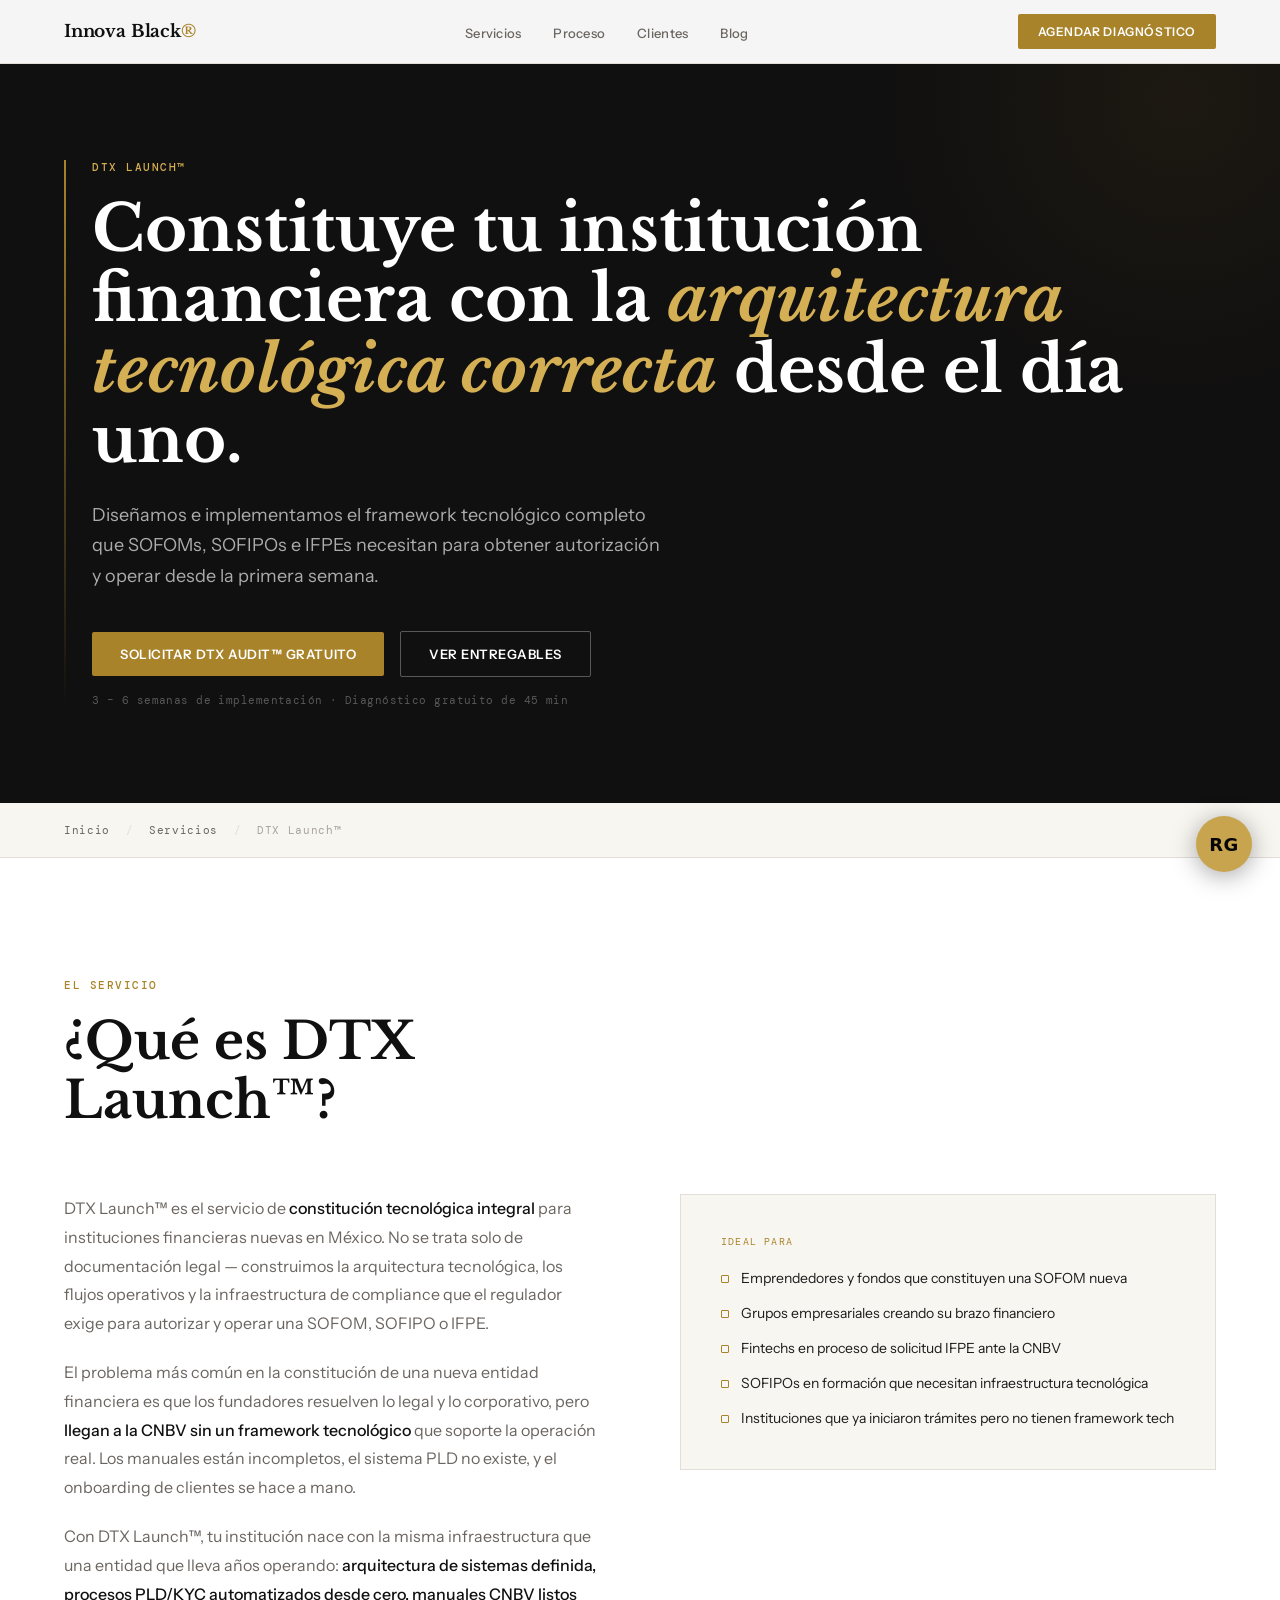
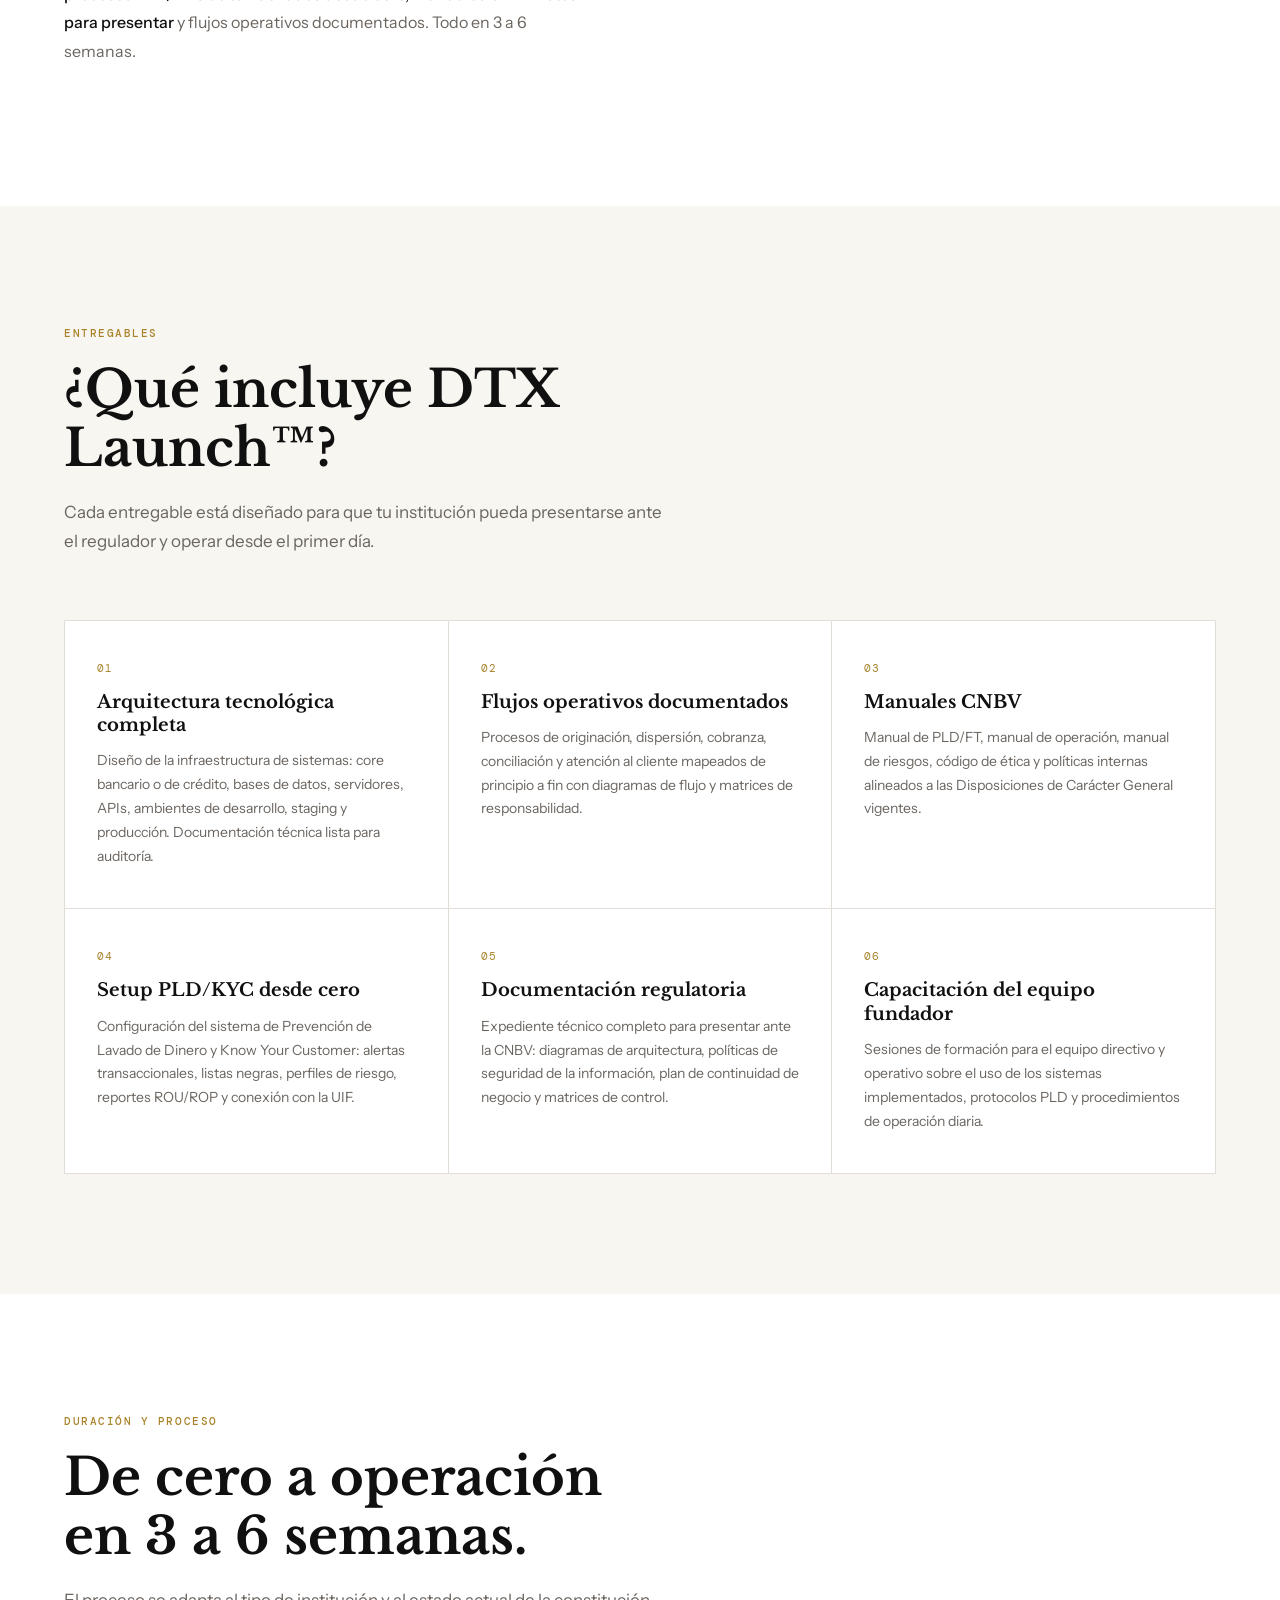
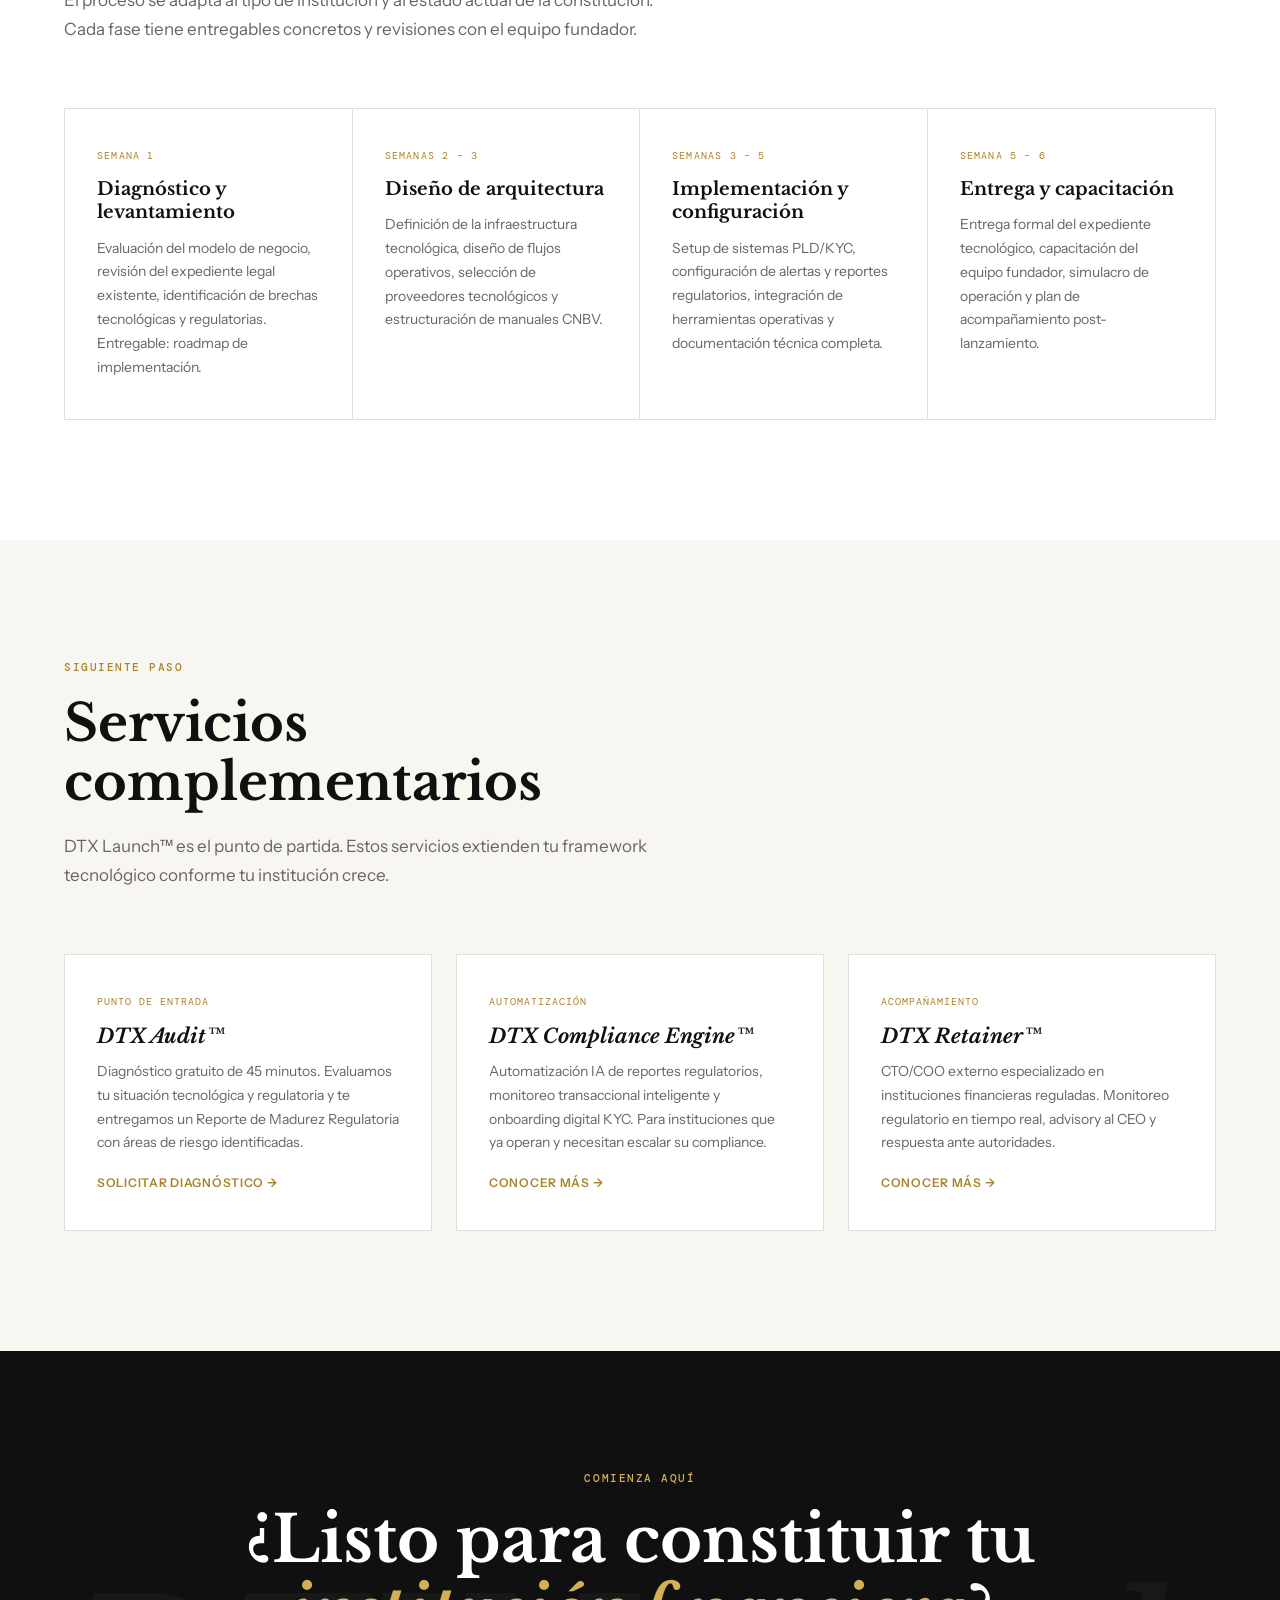
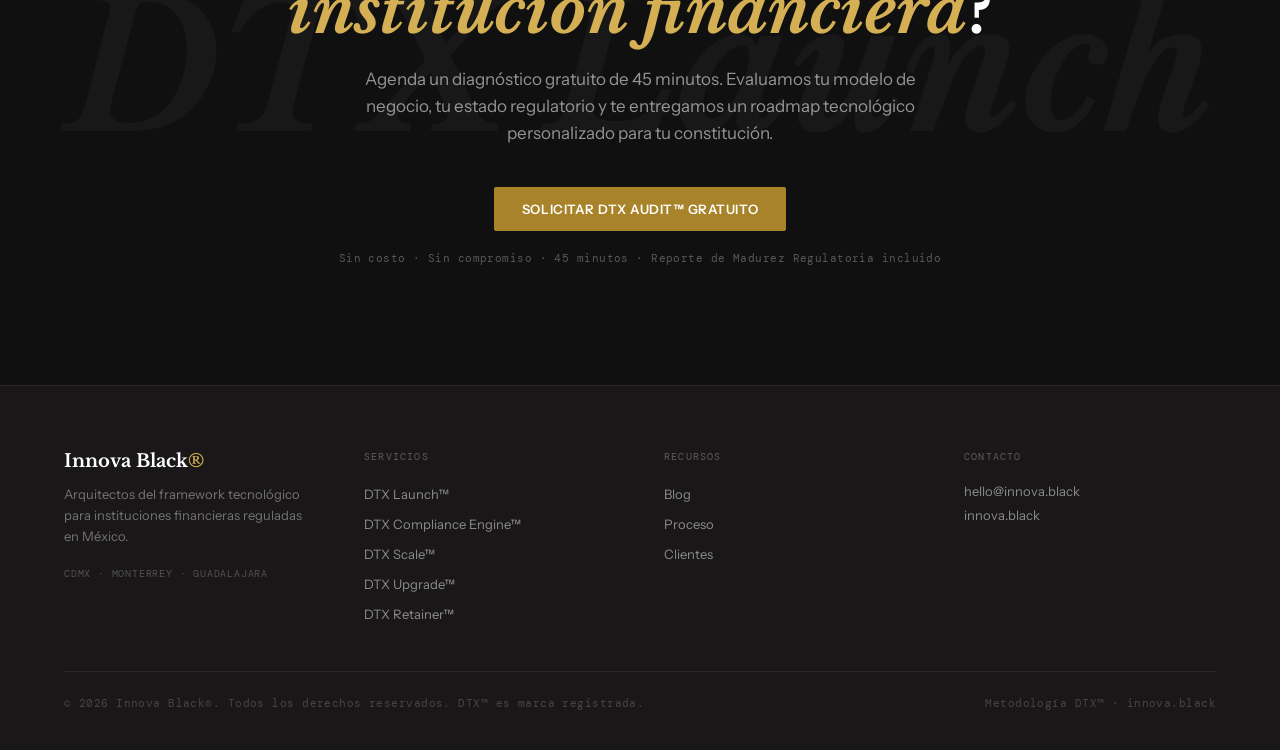
<file: web/dtx-launch/index.html>
<!DOCTYPE html>
<html lang="es">
<head>
  <meta charset="UTF-8" />
  <meta name="viewport" content="width=device-width, initial-scale=1.0" />

  <!-- Google Analytics -->
  <script async src="https://www.googletagmanager.com/gtag/js?id=G-E0Y70WW412"></script>
  <script>
    window.dataLayer = window.dataLayer || [];
    function gtag(){dataLayer.push(arguments);}
    gtag('js', new Date());
    gtag('config', 'G-E0Y70WW412');
  </script>

  <title>DTX Launch™ — Constitución de SOFOMs e IFPEs | Innova Black</title>
  <meta name="description" content="Construimos el framework tecnológico completo para nuevas instituciones financieras. Arquitectura, manuales CNBV, PLD/KYC desde cero. SOFOMs, SOFIPOs e IFPEs." />
  <link rel="canonical" href="https://innovablack.ai/dtx-launch/" />

  <!-- Open Graph -->
  <meta property="og:type" content="website" />
  <meta property="og:url" content="https://innovablack.ai/dtx-launch/" />
  <meta property="og:title" content="DTX Launch™ — Constitución de SOFOMs e IFPEs | Innova Black" />
  <meta property="og:description" content="Framework tecnológico completo para constituir nuevas SOFOMs, SOFIPOs e IFPEs. Arquitectura, compliance y PLD/KYC desde cero." />
  <meta property="og:image" content="https://innovablack.ai/og-dtx-launch.jpg" />
  <meta property="og:locale" content="es_MX" />
  <meta property="og:site_name" content="Innova Black®" />

  <!-- Twitter Card -->
  <meta name="twitter:card" content="summary_large_image" />
  <meta name="twitter:title" content="DTX Launch™ — Constitución de SOFOMs e IFPEs | Innova Black" />
  <meta name="twitter:description" content="Framework tecnológico completo para constituir nuevas SOFOMs, SOFIPOs e IFPEs. Arquitectura, compliance y PLD/KYC desde cero." />
  <meta name="twitter:image" content="https://innovablack.ai/og-dtx-launch.jpg" />

  <link rel="preconnect" href="https://fonts.googleapis.com" />
  <link rel="preconnect" href="https://fonts.gstatic.com" crossorigin />
  <link href="https://fonts.googleapis.com/css2?family=Libre+Baskerville:ital,wght@0,400;0,700;1,400&family=Instrument+Sans:wght@300;400;500;600&family=DM+Mono:wght@400;500&display=swap" rel="stylesheet" />
  <link rel="stylesheet" href="../chatbot.css" />

  <!-- Schema.org JSON-LD -->
  <script type="application/ld+json">
  {
    "@context": "https://schema.org",
    "@type": "Service",
    "name": "DTX Launch™",
    "description": "Servicio de constitución tecnológica integral para nuevas SOFOMs, SOFIPOs e IFPEs en México. Incluye arquitectura tecnológica, flujos operativos, manuales CNBV, setup PLD/KYC y documentación regulatoria.",
    "provider": {
      "@type": "ProfessionalService",
      "name": "Innova Black®",
      "url": "https://innovablack.ai"
    },
    "areaServed": {
      "@type": "Country",
      "name": "MX"
    },
    "serviceType": "Constitución Tecnológica de Instituciones Financieras",
    "url": "https://innovablack.ai/dtx-launch/"
  }
  </script>

  <!-- FAQ Schema.org JSON-LD -->
  <script type="application/ld+json">
  {
    "@context": "https://schema.org",
    "@type": "FAQPage",
    "mainEntity": [
      {
        "@type": "Question",
        "name": "¿Cuánto tiempo toma constituir una SOFOM desde cero?",
        "acceptedAnswer": {
          "@type": "Answer",
          "text": "Con el servicio DTX Launch™ de Innova Black®, la constitución tecnológica de una SOFOM nueva toma entre 3 y 6 semanas. Esto incluye el diseño de la arquitectura tecnológica completa, la configuración de sistemas PLD/KYC, la elaboración de manuales CNBV y la documentación regulatoria. El proceso legal y corporativo se realiza en paralelo, pero el framework tecnológico queda listo para operar desde el primer día."
        }
      },
      {
        "@type": "Question",
        "name": "¿Qué tecnología necesita una SOFOM nueva para operar?",
        "acceptedAnswer": {
          "@type": "Answer",
          "text": "Una SOFOM nueva necesita como mínimo: un core de crédito o bancario, sistema de prevención de lavado de dinero (PLD/FT) con alertas transaccionales y conexión a la UIF, plataforma de KYC digital para onboarding de clientes, infraestructura de servidores con ambientes de desarrollo y producción, y sistemas de reportería regulatoria para la CNBV. DTX Launch™ implementa toda esta infraestructura de forma integral."
        }
      },
      {
        "@type": "Question",
        "name": "¿Qué documentación requiere la CNBV para autorizar una IFPE?",
        "acceptedAnswer": {
          "@type": "Answer",
          "text": "La CNBV requiere un expediente técnico completo que incluye: diagramas de arquitectura tecnológica, manual de PLD/FT, manual de operación, manual de riesgos, código de ética, políticas de seguridad de la información, plan de continuidad de negocio, matrices de control interno y documentación de flujos operativos. Con DTX Launch™ preparamos toda esta documentación alineada a las Disposiciones de Carácter General vigentes."
        }
      }
    ]
  }
  </script>

  <!-- BreadcrumbList JSON-LD -->
  <script type="application/ld+json">
  {
    "@context": "https://schema.org",
    "@type": "BreadcrumbList",
    "itemListElement": [
      {
        "@type": "ListItem",
        "position": 1,
        "name": "Inicio",
        "item": "https://innovablack.ai/"
      },
      {
        "@type": "ListItem",
        "position": 2,
        "name": "Servicios",
        "item": "https://innovablack.ai/#servicios"
      },
      {
        "@type": "ListItem",
        "position": 3,
        "name": "DTX Launch™",
        "item": "https://innovablack.ai/dtx-launch/"
      }
    ]
  }
  </script>

  <style>
    /* ============================================================
       TOKENS
    ============================================================ */
    :root {
      --white:      #FFFFFF;
      --paper:      #F8F6F1;
      --paper2:     #F0EDE6;
      --ink:        #111010;
      --ink2:       #1E1C1C;
      --muted:      #6B6560;
      --light:      #A8A29C;
      --rule:       #E2DDD6;
      --gold:       #A8832A;
      --gold2:      #C49B35;
      --gold3:      #D4AF54;
      --gold-bg:    #FBF7EE;
      --gold-rule:  rgba(168,131,42,.20);
      --gold-pale:  rgba(168,131,42,.06);
      --neg:        #111010;
      --neg2:       #191717;

      --serif:  'Libre Baskerville', Georgia, serif;
      --sans:   'Instrument Sans', system-ui, sans-serif;
      --mono:   'DM Mono', monospace;

      --pad-x: 64px;
      --pad-y: 120px;
    }

    /* ============================================================
       RESET & BASE
    ============================================================ */
    *, *::before, *::after { box-sizing: border-box; margin: 0; padding: 0; }
    html { scroll-behavior: smooth; }
    body {
      font-family: var(--sans);
      font-weight: 400;
      color: var(--ink);
      background: var(--white);
      -webkit-font-smoothing: antialiased;
      overflow-x: hidden;
    }
    a { color: inherit; text-decoration: none; }
    img { display: block; max-width: 100%; }

    /* ============================================================
       TYPOGRAPHY HELPERS
    ============================================================ */
    .eyebrow {
      font-family: var(--mono);
      font-size: 11px;
      font-weight: 500;
      letter-spacing: .14em;
      text-transform: uppercase;
      color: var(--gold);
      display: block;
      margin-bottom: 20px;
    }
    .s-h2 {
      font-family: var(--serif);
      font-size: clamp(32px, 4vw, 52px);
      font-weight: 700;
      line-height: 1.15;
      color: var(--ink);
      margin-bottom: 20px;
    }
    .s-lead {
      font-size: 17px;
      font-weight: 300;
      line-height: 1.7;
      color: var(--muted);
      max-width: 620px;
    }
    .on-dark .s-h2 { color: var(--white); }
    .on-dark .s-lead { color: rgba(255,255,255,.65); }
    .on-dark .eyebrow { color: var(--gold3); }

    /* ============================================================
       SCROLL REVEAL
    ============================================================ */
    .r {
      opacity: 0;
      transform: translateY(22px);
      transition: opacity .55s ease, transform .55s ease;
    }
    .r.in { opacity: 1; transform: none; }
    .d1 { transition-delay: .08s; }
    .d2 { transition-delay: .16s; }
    .d3 { transition-delay: .24s; }
    .d4 { transition-delay: .32s; }
    .d5 { transition-delay: .40s; }

    /* ============================================================
       BUTTONS
    ============================================================ */
    .btn {
      display: inline-flex;
      align-items: center;
      gap: 8px;
      font-family: var(--sans);
      font-size: 13px;
      font-weight: 600;
      letter-spacing: .04em;
      text-transform: uppercase;
      padding: 14px 28px;
      border-radius: 2px;
      cursor: pointer;
      transition: all .2s ease;
      border: none;
    }
    .btn-gold {
      background: var(--gold);
      color: var(--white);
    }
    .btn-gold:hover { background: var(--gold2); }
    .btn-outline {
      background: transparent;
      color: var(--white);
      border: 1px solid rgba(255,255,255,.3);
    }
    .btn-outline:hover { border-color: var(--gold3); color: var(--gold3); }
    .btn-outline-dark {
      background: transparent;
      color: var(--ink);
      border: 1px solid var(--rule);
    }
    .btn-outline-dark:hover { border-color: var(--gold); color: var(--gold); }

    /* ============================================================
       NAV
    ============================================================ */
    #nav {
      position: fixed;
      top: 0; left: 0; right: 0;
      z-index: 100;
      background: rgba(255,255,255,.96);
      backdrop-filter: blur(8px);
      border-bottom: 1px solid var(--rule);
      height: 64px;
      display: flex;
      align-items: center;
      padding: 0 var(--pad-x);
      transition: box-shadow .2s;
    }
    #nav.scrolled { box-shadow: 0 2px 24px rgba(17,16,16,.06); }
    .nav-inner {
      display: flex;
      align-items: center;
      justify-content: space-between;
      width: 100%;
      max-width: 1200px;
      margin: 0 auto;
    }
    .nav-logo {
      font-family: var(--serif);
      font-size: 17px;
      font-weight: 700;
      color: var(--ink);
      letter-spacing: -.01em;
    }
    .nav-logo span { color: var(--gold); }
    .nav-links {
      display: flex;
      align-items: center;
      gap: 32px;
      list-style: none;
    }
    .nav-links a {
      font-size: 13px;
      font-weight: 500;
      color: var(--muted);
      letter-spacing: .02em;
      transition: color .15s;
    }
    .nav-links a:hover { color: var(--ink); }
    .nav-cta {
      font-family: var(--sans);
      font-size: 12px;
      font-weight: 600;
      letter-spacing: .05em;
      text-transform: uppercase;
      color: var(--white);
      background: var(--gold);
      padding: 10px 20px;
      border-radius: 2px;
      transition: background .15s;
      cursor: pointer;
      border: none;
    }
    .nav-cta:hover { background: var(--gold2); }
    .nav-hamburger {
      display: none;
      flex-direction: column;
      gap: 5px;
      cursor: pointer;
      padding: 4px;
    }
    .nav-hamburger span {
      display: block;
      width: 22px;
      height: 2px;
      background: var(--ink);
      transition: all .2s;
    }

    /* ============================================================
       MOBILE NAV
    ============================================================ */
    .mobile-menu {
      display: none;
      position: fixed;
      top: 64px; left: 0; right: 0;
      background: var(--white);
      border-bottom: 1px solid var(--rule);
      padding: 24px var(--pad-x);
      z-index: 99;
      flex-direction: column;
      gap: 20px;
    }
    .mobile-menu.open { display: flex; }
    .mobile-menu a {
      font-size: 15px;
      font-weight: 500;
      color: var(--ink);
      padding: 8px 0;
      border-bottom: 1px solid var(--rule);
    }

    /* ============================================================
       HERO (short, dark bg, no video)
    ============================================================ */
    #hero {
      position: relative;
      background: var(--neg);
      padding: 160px var(--pad-x) 96px;
      overflow: hidden;
    }
    .hero-bg-accent {
      position: absolute;
      top: -200px; right: -200px;
      width: 600px; height: 600px;
      border-radius: 50%;
      background: radial-gradient(circle, rgba(168,131,42,.08) 0%, transparent 70%);
      pointer-events: none;
    }
    .hero-inner {
      position: relative;
      z-index: 2;
      max-width: 1200px;
      margin: 0 auto;
    }
    .hero-left { position: relative; padding-left: 28px; }
    .hero-line {
      position: absolute;
      left: 0; top: 0; bottom: 0;
      width: 2px;
      background: linear-gradient(to bottom, var(--gold), transparent);
    }
    .hero-h1 {
      font-family: var(--serif);
      font-size: clamp(36px, 5vw, 64px);
      font-weight: 700;
      line-height: 1.1;
      color: var(--white);
      margin-bottom: 24px;
    }
    .hero-h1 em {
      font-style: italic;
      color: var(--gold3);
    }
    .hero-sub {
      font-size: 18px;
      font-weight: 300;
      line-height: 1.7;
      color: rgba(255,255,255,.65);
      max-width: 580px;
      margin-bottom: 40px;
    }
    .hero-actions {
      display: flex;
      align-items: center;
      gap: 16px;
      flex-wrap: wrap;
    }
    .hero-footnote {
      margin-top: 16px;
      font-family: var(--mono);
      font-size: 11px;
      color: rgba(255,255,255,.3);
      letter-spacing: .04em;
    }

    /* ============================================================
       BREADCRUMBS
    ============================================================ */
    .breadcrumbs {
      padding: 20px var(--pad-x);
      background: var(--paper);
      border-bottom: 1px solid var(--rule);
    }
    .breadcrumbs-inner {
      max-width: 1200px;
      margin: 0 auto;
      font-family: var(--mono);
      font-size: 11px;
      letter-spacing: .06em;
      color: var(--light);
    }
    .breadcrumbs-inner a {
      color: var(--muted);
      transition: color .15s;
    }
    .breadcrumbs-inner a:hover { color: var(--gold); }
    .breadcrumbs-inner span { margin: 0 8px; color: var(--rule); }

    /* ============================================================
       SECTIONS (shared)
    ============================================================ */
    .sec-inner {
      max-width: 1200px;
      margin: 0 auto;
    }
    .sec-header {
      max-width: 600px;
      margin-bottom: 64px;
    }

    /* ============================================================
       WHAT IS
    ============================================================ */
    #que-es {
      padding: var(--pad-y) var(--pad-x);
      background: var(--white);
    }
    .what-grid {
      display: grid;
      grid-template-columns: 1fr 1fr;
      gap: 80px;
      align-items: start;
    }
    .what-text p {
      font-size: 16px;
      font-weight: 300;
      line-height: 1.8;
      color: var(--muted);
      margin-bottom: 20px;
    }
    .what-text p strong {
      font-weight: 500;
      color: var(--ink);
    }
    .what-aside {
      background: var(--paper);
      border: 1px solid var(--rule);
      padding: 40px;
    }
    .what-aside-title {
      font-family: var(--mono);
      font-size: 10px;
      letter-spacing: .12em;
      text-transform: uppercase;
      color: var(--gold);
      margin-bottom: 20px;
    }
    .what-aside ul {
      list-style: none;
      display: flex;
      flex-direction: column;
      gap: 14px;
    }
    .what-aside li {
      font-size: 14px;
      font-weight: 400;
      color: var(--ink2);
      padding-left: 20px;
      position: relative;
      line-height: 1.5;
    }
    .what-aside li::before {
      content: '';
      position: absolute;
      left: 0;
      top: 7px;
      width: 8px; height: 8px;
      border: 1.5px solid var(--gold);
      border-radius: 1px;
    }

    /* ============================================================
       INCLUDES (que incluye)
    ============================================================ */
    #incluye {
      padding: var(--pad-y) var(--pad-x);
      background: var(--paper);
    }
    .includes-grid {
      display: grid;
      grid-template-columns: repeat(3, 1fr);
      gap: 1px;
      background: var(--rule);
      border: 1px solid var(--rule);
    }
    .include-card {
      background: var(--white);
      padding: 40px 32px;
      position: relative;
      overflow: hidden;
      transition: background .2s;
    }
    .include-card::before {
      content: '';
      position: absolute;
      top: 0; left: 0; right: 0;
      height: 2px;
      background: var(--gold);
      transform: scaleX(0);
      transform-origin: left;
      transition: transform .3s ease;
    }
    .include-card:hover::before { transform: scaleX(1); }
    .include-card:hover { background: var(--gold-bg); }
    .include-num {
      font-family: var(--mono);
      font-size: 11px;
      color: var(--gold);
      letter-spacing: .08em;
      margin-bottom: 16px;
      display: block;
    }
    .include-title {
      font-family: var(--serif);
      font-size: 18px;
      font-weight: 700;
      color: var(--ink);
      line-height: 1.3;
      margin-bottom: 12px;
    }
    .include-desc {
      font-size: 14px;
      font-weight: 300;
      color: var(--muted);
      line-height: 1.7;
    }

    /* ============================================================
       DURATION (duracion y proceso)
    ============================================================ */
    #duracion {
      padding: var(--pad-y) var(--pad-x);
      background: var(--white);
    }
    .phases-row {
      display: grid;
      grid-template-columns: repeat(4, 1fr);
      gap: 0;
      border: 1px solid var(--rule);
      margin-top: 56px;
    }
    .phase {
      padding: 40px 32px;
      border-right: 1px solid var(--rule);
      position: relative;
    }
    .phase:last-child { border-right: none; }
    .phase-week {
      font-family: var(--mono);
      font-size: 10px;
      letter-spacing: .12em;
      text-transform: uppercase;
      color: var(--gold);
      margin-bottom: 16px;
      display: block;
    }
    .phase-name {
      font-family: var(--serif);
      font-size: 18px;
      font-weight: 700;
      color: var(--ink);
      margin-bottom: 12px;
      line-height: 1.3;
    }
    .phase-desc {
      font-size: 14px;
      font-weight: 300;
      color: var(--muted);
      line-height: 1.7;
    }
    .phase-bar {
      position: absolute;
      bottom: 0; left: 0; right: 0;
      height: 3px;
      background: linear-gradient(to right, var(--gold), var(--gold3));
      transform: scaleX(0);
      transform-origin: left;
      transition: transform .4s ease;
    }
    .phase:hover .phase-bar { transform: scaleX(1); }

    /* ============================================================
       RELATED SERVICES
    ============================================================ */
    #relacionados {
      padding: var(--pad-y) var(--pad-x);
      background: var(--paper);
    }
    .related-grid {
      display: grid;
      grid-template-columns: repeat(3, 1fr);
      gap: 24px;
      margin-top: 48px;
    }
    .related-card {
      background: var(--white);
      border: 1px solid var(--rule);
      padding: 40px 32px;
      transition: border-color .2s, background .2s;
      display: flex;
      flex-direction: column;
    }
    .related-card:hover {
      border-color: var(--gold-rule);
      background: var(--gold-bg);
    }
    .related-tag {
      font-family: var(--mono);
      font-size: 10px;
      letter-spacing: .1em;
      text-transform: uppercase;
      color: var(--gold);
      margin-bottom: 16px;
    }
    .related-name {
      font-family: var(--serif);
      font-size: 20px;
      font-weight: 700;
      font-style: italic;
      color: var(--ink);
      margin-bottom: 12px;
    }
    .related-desc {
      font-size: 14px;
      font-weight: 300;
      color: var(--muted);
      line-height: 1.7;
      flex: 1;
      margin-bottom: 20px;
    }
    .related-link {
      font-family: var(--sans);
      font-size: 12px;
      font-weight: 600;
      letter-spacing: .06em;
      text-transform: uppercase;
      color: var(--gold);
      transition: color .15s;
    }
    .related-link:hover { color: var(--gold2); }

    /* ============================================================
       CTA
    ============================================================ */
    #cta {
      padding: var(--pad-y) var(--pad-x);
      background: var(--neg);
      position: relative;
      overflow: hidden;
    }
    .cta-ghost {
      position: absolute;
      left: 50%;
      top: 50%;
      transform: translate(-50%, -50%);
      font-family: var(--serif);
      font-size: clamp(80px, 14vw, 220px);
      font-weight: 700;
      font-style: italic;
      color: var(--white);
      opacity: .03;
      white-space: nowrap;
      pointer-events: none;
      user-select: none;
    }
    .cta-inner {
      max-width: 900px;
      margin: 0 auto;
      text-align: center;
      position: relative;
      z-index: 1;
    }
    .cta-h2 {
      font-family: var(--serif);
      font-size: clamp(36px, 5vw, 64px);
      font-weight: 700;
      color: var(--white);
      line-height: 1.1;
      margin-bottom: 20px;
    }
    .cta-h2 em { font-style: italic; color: var(--gold3); }
    .cta-sub {
      font-size: 17px;
      font-weight: 300;
      color: rgba(255,255,255,.55);
      line-height: 1.6;
      max-width: 560px;
      margin: 0 auto 40px;
    }
    .cta-actions {
      display: flex;
      align-items: center;
      justify-content: center;
      gap: 16px;
      flex-wrap: wrap;
    }
    .cta-note {
      margin-top: 20px;
      font-family: var(--mono);
      font-size: 11px;
      color: rgba(255,255,255,.3);
      letter-spacing: .04em;
    }

    /* ============================================================
       FOOTER
    ============================================================ */
    #footer {
      padding: 64px var(--pad-x) 40px;
      background: var(--neg2);
      border-top: 1px solid rgba(255,255,255,.06);
    }
    .footer-top {
      max-width: 1200px;
      margin: 0 auto;
      display: grid;
      grid-template-columns: 1fr 1fr 1fr 1fr;
      gap: 48px;
      padding-bottom: 48px;
      border-bottom: 1px solid rgba(255,255,255,.06);
    }
    .footer-logo {
      font-family: var(--serif);
      font-size: 18px;
      font-weight: 700;
      color: var(--white);
      margin-bottom: 12px;
    }
    .footer-logo span { color: var(--gold3); }
    .footer-tagline {
      font-size: 13px;
      font-weight: 300;
      color: rgba(255,255,255,.4);
      line-height: 1.6;
      margin-bottom: 20px;
    }
    .footer-cities {
      font-family: var(--mono);
      font-size: 10px;
      color: rgba(255,255,255,.25);
      letter-spacing: .08em;
      text-transform: uppercase;
    }
    .footer-col-title {
      font-family: var(--mono);
      font-size: 10px;
      letter-spacing: .12em;
      text-transform: uppercase;
      color: rgba(255,255,255,.3);
      margin-bottom: 20px;
    }
    .footer-links {
      list-style: none;
      display: flex;
      flex-direction: column;
      gap: 10px;
    }
    .footer-links a {
      font-size: 13px;
      font-weight: 300;
      color: rgba(255,255,255,.5);
      transition: color .15s;
    }
    .footer-links a:hover { color: var(--gold3); }
    .footer-contact a {
      display: block;
      font-size: 13px;
      font-weight: 300;
      color: rgba(255,255,255,.5);
      margin-bottom: 8px;
      transition: color .15s;
    }
    .footer-contact a:hover { color: var(--gold3); }
    .footer-bottom {
      max-width: 1200px;
      margin: 24px auto 0;
      display: flex;
      align-items: center;
      justify-content: space-between;
    }
    .footer-copy {
      font-family: var(--mono);
      font-size: 11px;
      color: rgba(255,255,255,.2);
      letter-spacing: .04em;
    }

    /* ============================================================
       RESPONSIVE
    ============================================================ */
    @media (max-width: 1024px) {
      :root { --pad-x: 40px; --pad-y: 96px; }
      .what-grid { grid-template-columns: 1fr; gap: 48px; }
      .includes-grid { grid-template-columns: repeat(2, 1fr); }
      .phases-row { grid-template-columns: repeat(2, 1fr); }
      .phase { border-bottom: 1px solid var(--rule); }
      .related-grid { grid-template-columns: 1fr; }
      .footer-top { grid-template-columns: 1fr 1fr; gap: 40px; }
    }

    @media (max-width: 768px) {
      :root { --pad-x: 28px; --pad-y: 80px; }
      .nav-links, .nav-cta { display: none; }
      .nav-hamburger { display: flex; }
      #hero { padding: 140px var(--pad-x) 72px; }
      .includes-grid { grid-template-columns: 1fr; }
      .phases-row { grid-template-columns: 1fr; }
      .phase { border-right: none; }
      .footer-top { grid-template-columns: 1fr; }
      .footer-bottom { flex-direction: column; gap: 12px; text-align: center; }
    }
  </style>
</head>
<body>

  <!-- ============================================================
       NAV
  ============================================================ -->
  <nav id="nav">
    <div class="nav-inner">
      <a href="/" class="nav-logo">Innova Black<span>®</span></a>
      <ul class="nav-links">
        <li><a href="/#servicios">Servicios</a></li>
        <li><a href="/#proceso">Proceso</a></li>
        <li><a href="/#clientes">Clientes</a></li>
        <li><a href="/blog">Blog</a></li>
      </ul>
      <a href="#" onclick="var b=document.getElementById('vbot-bubble');if(b)b.click();return false;" class="nav-cta">Agendar Diagnóstico</a>
      <div class="nav-hamburger" id="hamburger" aria-label="Menú">
        <span></span><span></span><span></span>
      </div>
    </div>
  </nav>

  <!-- Mobile menu -->
  <div class="mobile-menu" id="mobile-menu">
    <a href="/#servicios" class="mobile-link">Servicios</a>
    <a href="/#proceso" class="mobile-link">Proceso</a>
    <a href="/#clientes" class="mobile-link">Clientes</a>
    <a href="/blog" class="mobile-link">Blog</a>
    <a href="#" onclick="var b=document.getElementById('vbot-bubble');if(b)b.click();return false;" class="mobile-link" style="color:var(--gold);font-weight:600;">Agendar Diagnóstico</a>
  </div>

  <!-- ============================================================
       HERO
  ============================================================ -->
  <section id="hero" class="on-dark">
    <div class="hero-bg-accent" aria-hidden="true"></div>
    <div class="hero-inner">
      <div class="hero-left">
        <div class="hero-line"></div>
        <span class="eyebrow r" style="color:var(--gold3)">DTX Launch™</span>
        <h1 class="hero-h1 r d1">
          Constituye tu institución<br />
          financiera con la <em>arquitectura<br />
          tecnológica correcta</em> desde el día uno.
        </h1>
        <p class="hero-sub r d2">
          Diseñamos e implementamos el framework tecnológico completo que SOFOMs,
          SOFIPOs e IFPEs necesitan para obtener autorización y operar desde la
          primera semana.
        </p>
        <div class="hero-actions r d3">
          <a href="#" onclick="var b=document.getElementById('vbot-bubble');if(b)b.click();return false;" class="btn btn-gold">Solicitar DTX Audit™ gratuito</a>
          <a href="#incluye" class="btn btn-outline">Ver entregables</a>
        </div>
        <p class="hero-footnote r d4">3 – 6 semanas de implementación · Diagnóstico gratuito de 45 min</p>
      </div>
    </div>
  </section>

  <!-- ============================================================
       BREADCRUMBS
  ============================================================ -->
  <div class="breadcrumbs">
    <div class="breadcrumbs-inner">
      <a href="/">Inicio</a>
      <span>/</span>
      <a href="/#servicios">Servicios</a>
      <span>/</span>
      DTX Launch™
    </div>
  </div>

  <!-- ============================================================
       QUE ES DTX LAUNCH
  ============================================================ -->
  <section id="que-es">
    <div class="sec-inner">
      <div class="sec-header">
        <span class="eyebrow r">El servicio</span>
        <h2 class="s-h2 r d1">¿Qué es DTX Launch™?</h2>
      </div>
      <div class="what-grid">
        <div class="what-text">
          <p class="r">
            DTX Launch™ es el servicio de <strong>constitución tecnológica integral</strong> para instituciones financieras nuevas en México. No se trata solo de documentación legal — construimos la arquitectura tecnológica, los flujos operativos y la infraestructura de compliance que el regulador exige para autorizar y operar una SOFOM, SOFIPO o IFPE.
          </p>
          <p class="r d1">
            El problema más común en la constitución de una nueva entidad financiera es que los fundadores resuelven lo legal y lo corporativo, pero <strong>llegan a la CNBV sin un framework tecnológico</strong> que soporte la operación real. Los manuales están incompletos, el sistema PLD no existe, y el onboarding de clientes se hace a mano.
          </p>
          <p class="r d2">
            Con DTX Launch™, tu institución nace con la misma infraestructura que una entidad que lleva años operando: <strong>arquitectura de sistemas definida, procesos PLD/KYC automatizados desde cero, manuales CNBV listos para presentar</strong> y flujos operativos documentados. Todo en 3 a 6 semanas.
          </p>
        </div>
        <div class="what-aside r d3">
          <div class="what-aside-title">Ideal para</div>
          <ul>
            <li>Emprendedores y fondos que constituyen una SOFOM nueva</li>
            <li>Grupos empresariales creando su brazo financiero</li>
            <li>Fintechs en proceso de solicitud IFPE ante la CNBV</li>
            <li>SOFIPOs en formación que necesitan infraestructura tecnológica</li>
            <li>Instituciones que ya iniciaron trámites pero no tienen framework tech</li>
          </ul>
        </div>
      </div>
    </div>
  </section>

  <!-- ============================================================
       QUE INCLUYE
  ============================================================ -->
  <section id="incluye">
    <div class="sec-inner">
      <div class="sec-header">
        <span class="eyebrow r">Entregables</span>
        <h2 class="s-h2 r d1">¿Qué incluye DTX Launch™?</h2>
        <p class="s-lead r d2">Cada entregable está diseñado para que tu institución pueda presentarse ante el regulador y operar desde el primer día.</p>
      </div>
      <div class="includes-grid">
        <div class="include-card r">
          <span class="include-num">01</span>
          <div class="include-title">Arquitectura tecnológica completa</div>
          <div class="include-desc">Diseño de la infraestructura de sistemas: core bancario o de crédito, bases de datos, servidores, APIs, ambientes de desarrollo, staging y producción. Documentación técnica lista para auditoría.</div>
        </div>
        <div class="include-card r d1">
          <span class="include-num">02</span>
          <div class="include-title">Flujos operativos documentados</div>
          <div class="include-desc">Procesos de originación, dispersión, cobranza, conciliación y atención al cliente mapeados de principio a fin con diagramas de flujo y matrices de responsabilidad.</div>
        </div>
        <div class="include-card r d2">
          <span class="include-num">03</span>
          <div class="include-title">Manuales CNBV</div>
          <div class="include-desc">Manual de PLD/FT, manual de operación, manual de riesgos, código de ética y políticas internas alineados a las Disposiciones de Carácter General vigentes.</div>
        </div>
        <div class="include-card r d3">
          <span class="include-num">04</span>
          <div class="include-title">Setup PLD/KYC desde cero</div>
          <div class="include-desc">Configuración del sistema de Prevención de Lavado de Dinero y Know Your Customer: alertas transaccionales, listas negras, perfiles de riesgo, reportes ROU/ROP y conexión con la UIF.</div>
        </div>
        <div class="include-card r d4">
          <span class="include-num">05</span>
          <div class="include-title">Documentación regulatoria</div>
          <div class="include-desc">Expediente técnico completo para presentar ante la CNBV: diagramas de arquitectura, políticas de seguridad de la información, plan de continuidad de negocio y matrices de control.</div>
        </div>
        <div class="include-card r d5">
          <span class="include-num">06</span>
          <div class="include-title">Capacitación del equipo fundador</div>
          <div class="include-desc">Sesiones de formación para el equipo directivo y operativo sobre el uso de los sistemas implementados, protocolos PLD y procedimientos de operación diaria.</div>
        </div>
      </div>
    </div>
  </section>

  <!-- ============================================================
       DURACION Y PROCESO
  ============================================================ -->
  <section id="duracion">
    <div class="sec-inner">
      <div class="sec-header">
        <span class="eyebrow r">Duración y proceso</span>
        <h2 class="s-h2 r d1">De cero a operación en 3 a 6 semanas.</h2>
        <p class="s-lead r d2">El proceso se adapta al tipo de institución y al estado actual de la constitución. Cada fase tiene entregables concretos y revisiones con el equipo fundador.</p>
      </div>
      <div class="phases-row">
        <div class="phase r">
          <span class="phase-week">Semana 1</span>
          <div class="phase-name">Diagnóstico y levantamiento</div>
          <div class="phase-desc">Evaluación del modelo de negocio, revisión del expediente legal existente, identificación de brechas tecnológicas y regulatorias. Entregable: roadmap de implementación.</div>
          <div class="phase-bar"></div>
        </div>
        <div class="phase r d1">
          <span class="phase-week">Semanas 2 – 3</span>
          <div class="phase-name">Diseño de arquitectura</div>
          <div class="phase-desc">Definición de la infraestructura tecnológica, diseño de flujos operativos, selección de proveedores tecnológicos y estructuración de manuales CNBV.</div>
          <div class="phase-bar"></div>
        </div>
        <div class="phase r d2">
          <span class="phase-week">Semanas 3 – 5</span>
          <div class="phase-name">Implementación y configuración</div>
          <div class="phase-desc">Setup de sistemas PLD/KYC, configuración de alertas y reportes regulatorios, integración de herramientas operativas y documentación técnica completa.</div>
          <div class="phase-bar"></div>
        </div>
        <div class="phase r d3">
          <span class="phase-week">Semana 5 – 6</span>
          <div class="phase-name">Entrega y capacitación</div>
          <div class="phase-desc">Entrega formal del expediente tecnológico, capacitación del equipo fundador, simulacro de operación y plan de acompañamiento post-lanzamiento.</div>
          <div class="phase-bar"></div>
        </div>
      </div>
    </div>
  </section>

  <!-- ============================================================
       SERVICIOS RELACIONADOS
  ============================================================ -->
  <section id="relacionados">
    <div class="sec-inner">
      <div class="sec-header">
        <span class="eyebrow r">Siguiente paso</span>
        <h2 class="s-h2 r d1">Servicios complementarios</h2>
        <p class="s-lead r d2">DTX Launch™ es el punto de partida. Estos servicios extienden tu framework tecnológico conforme tu institución crece.</p>
      </div>
      <div class="related-grid">
        <a href="/dtx-audit" class="related-card r">
          <div class="related-tag">Punto de entrada</div>
          <div class="related-name">DTX Audit™</div>
          <div class="related-desc">Diagnóstico gratuito de 45 minutos. Evaluamos tu situación tecnológica y regulatoria y te entregamos un Reporte de Madurez Regulatoria con áreas de riesgo identificadas.</div>
          <span class="related-link">Solicitar diagnóstico &rarr;</span>
        </a>
        <a href="/dtx-compliance" class="related-card r d1">
          <div class="related-tag">Automatización</div>
          <div class="related-name">DTX Compliance Engine™</div>
          <div class="related-desc">Automatización IA de reportes regulatorios, monitoreo transaccional inteligente y onboarding digital KYC. Para instituciones que ya operan y necesitan escalar su compliance.</div>
          <span class="related-link">Conocer más &rarr;</span>
        </a>
        <a href="/dtx-retainer" class="related-card r d2">
          <div class="related-tag">Acompañamiento</div>
          <div class="related-name">DTX Retainer™</div>
          <div class="related-desc">CTO/COO externo especializado en instituciones financieras reguladas. Monitoreo regulatorio en tiempo real, advisory al CEO y respuesta ante autoridades.</div>
          <span class="related-link">Conocer más &rarr;</span>
        </a>
      </div>
    </div>
  </section>

  <!-- ============================================================
       CTA
  ============================================================ -->
  <section id="cta" class="on-dark">
    <div class="cta-ghost" aria-hidden="true">DTX Launch</div>
    <div class="cta-inner">
      <span class="eyebrow r">Comienza aquí</span>
      <h2 class="cta-h2 r d1">¿Listo para constituir tu<br /><em>institución financiera</em>?</h2>
      <p class="cta-sub r d2">Agenda un diagnóstico gratuito de 45 minutos. Evaluamos tu modelo de negocio, tu estado regulatorio y te entregamos un roadmap tecnológico personalizado para tu constitución.</p>
      <div class="cta-actions r d3">
        <a href="#" onclick="var b=document.getElementById('vbot-bubble');if(b)b.click();return false;" class="btn btn-gold">Solicitar DTX Audit™ gratuito</a>
      </div>
      <p class="cta-note r d4">Sin costo · Sin compromiso · 45 minutos · Reporte de Madurez Regulatoria incluido</p>
    </div>
  </section>

  <!-- ============================================================
       FOOTER
  ============================================================ -->
  <footer id="footer">
    <div class="footer-top">
      <div>
        <div class="footer-logo">Innova Black<span>®</span></div>
        <p class="footer-tagline">Arquitectos del framework tecnológico para instituciones financieras reguladas en México.</p>
        <div class="footer-cities">CDMX · Monterrey · Guadalajara</div>
      </div>
      <div>
        <div class="footer-col-title">Servicios</div>
        <ul class="footer-links">
          <li><a href="/dtx-launch">DTX Launch™</a></li>
          <li><a href="/dtx-compliance">DTX Compliance Engine™</a></li>
          <li><a href="/dtx-scale">DTX Scale™</a></li>
          <li><a href="/dtx-upgrade">DTX Upgrade™</a></li>
          <li><a href="/dtx-retainer">DTX Retainer™</a></li>
        </ul>
      </div>
      <div>
        <div class="footer-col-title">Recursos</div>
        <ul class="footer-links">
          <li><a href="/blog">Blog</a></li>
          <li><a href="/#proceso">Proceso</a></li>
          <li><a href="/#clientes">Clientes</a></li>
        </ul>
      </div>
      <div>
        <div class="footer-col-title">Contacto</div>
        <div class="footer-contact">
          <a href="mailto:hello@innova.black">hello@innova.black</a>
          <a href="https://innova.black">innova.black</a>
        </div>
      </div>
    </div>
    <div class="footer-bottom">
      <p class="footer-copy">© 2026 Innova Black®. Todos los derechos reservados. DTX™ es marca registrada.</p>
      <p class="footer-copy">Metodología DTX™ · innova.black</p>
    </div>
  </footer>

  <!-- ============================================================
       JAVASCRIPT
  ============================================================ -->
  <script>
    // --- Nav scroll shadow ---
    const nav = document.getElementById('nav');
    window.addEventListener('scroll', () => {
      nav.classList.toggle('scrolled', window.scrollY > 20);
    });

    // --- Mobile hamburger ---
    const hamburger = document.getElementById('hamburger');
    const mobileMenu = document.getElementById('mobile-menu');
    hamburger.addEventListener('click', () => {
      mobileMenu.classList.toggle('open');
    });
    document.querySelectorAll('.mobile-link').forEach(link => {
      link.addEventListener('click', () => mobileMenu.classList.remove('open'));
    });

    // --- Scroll reveal ---
    const observer = new IntersectionObserver((entries) => {
      entries.forEach(entry => {
        if (entry.isIntersecting) {
          entry.target.classList.add('in');
          observer.unobserve(entry.target);
        }
      });
    }, { threshold: 0.12, rootMargin: '0px 0px -40px 0px' });

    document.querySelectorAll('.r').forEach(el => observer.observe(el));

    // --- Smooth scroll for anchor links ---
    document.querySelectorAll('a[href^="#"]').forEach(anchor => {
      anchor.addEventListener('click', function(e) {
        const target = document.querySelector(this.getAttribute('href'));
        if (target) {
          e.preventDefault();
          const offset = 72;
          const top = target.getBoundingClientRect().top + window.pageYOffset - offset;
          window.scrollTo({ top, behavior: 'smooth' });
        }
      });
    });
  </script>
  <script src="../chatbot.js"></script>
</body>
</html>
</file>
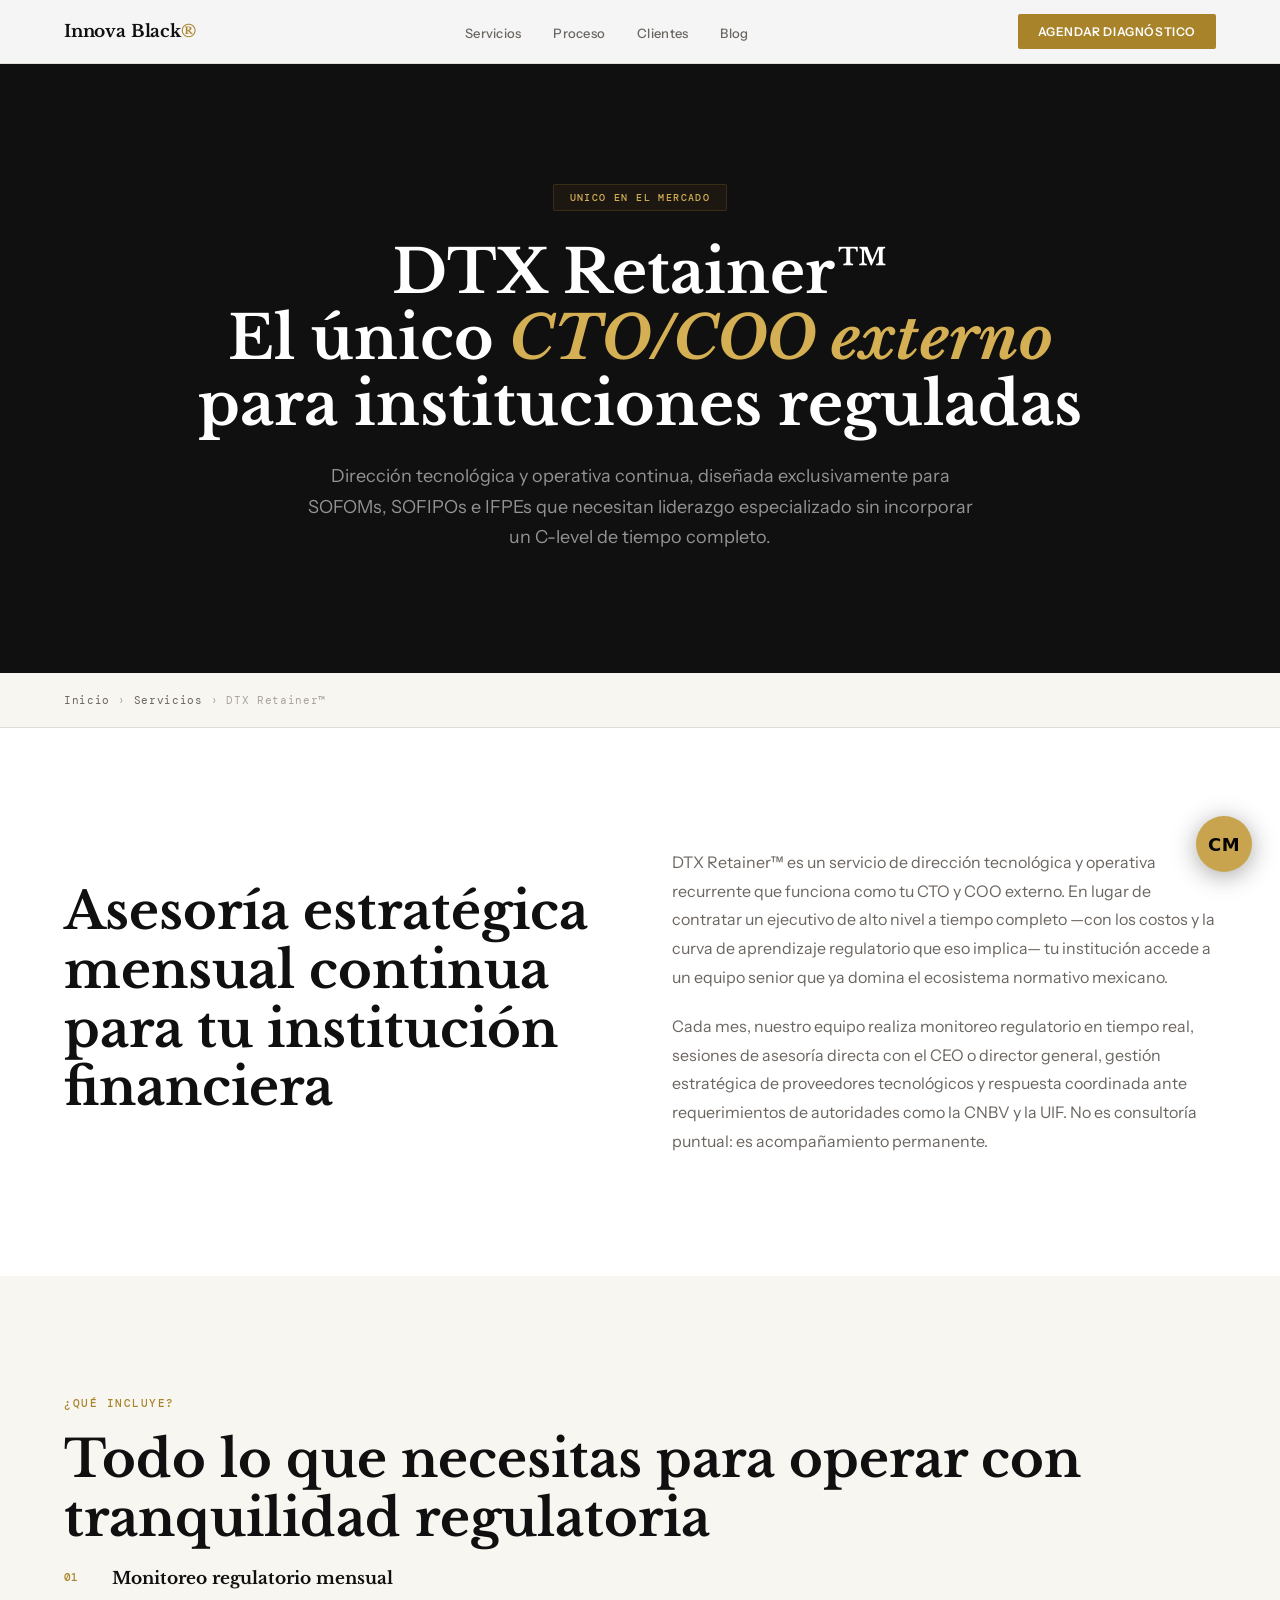
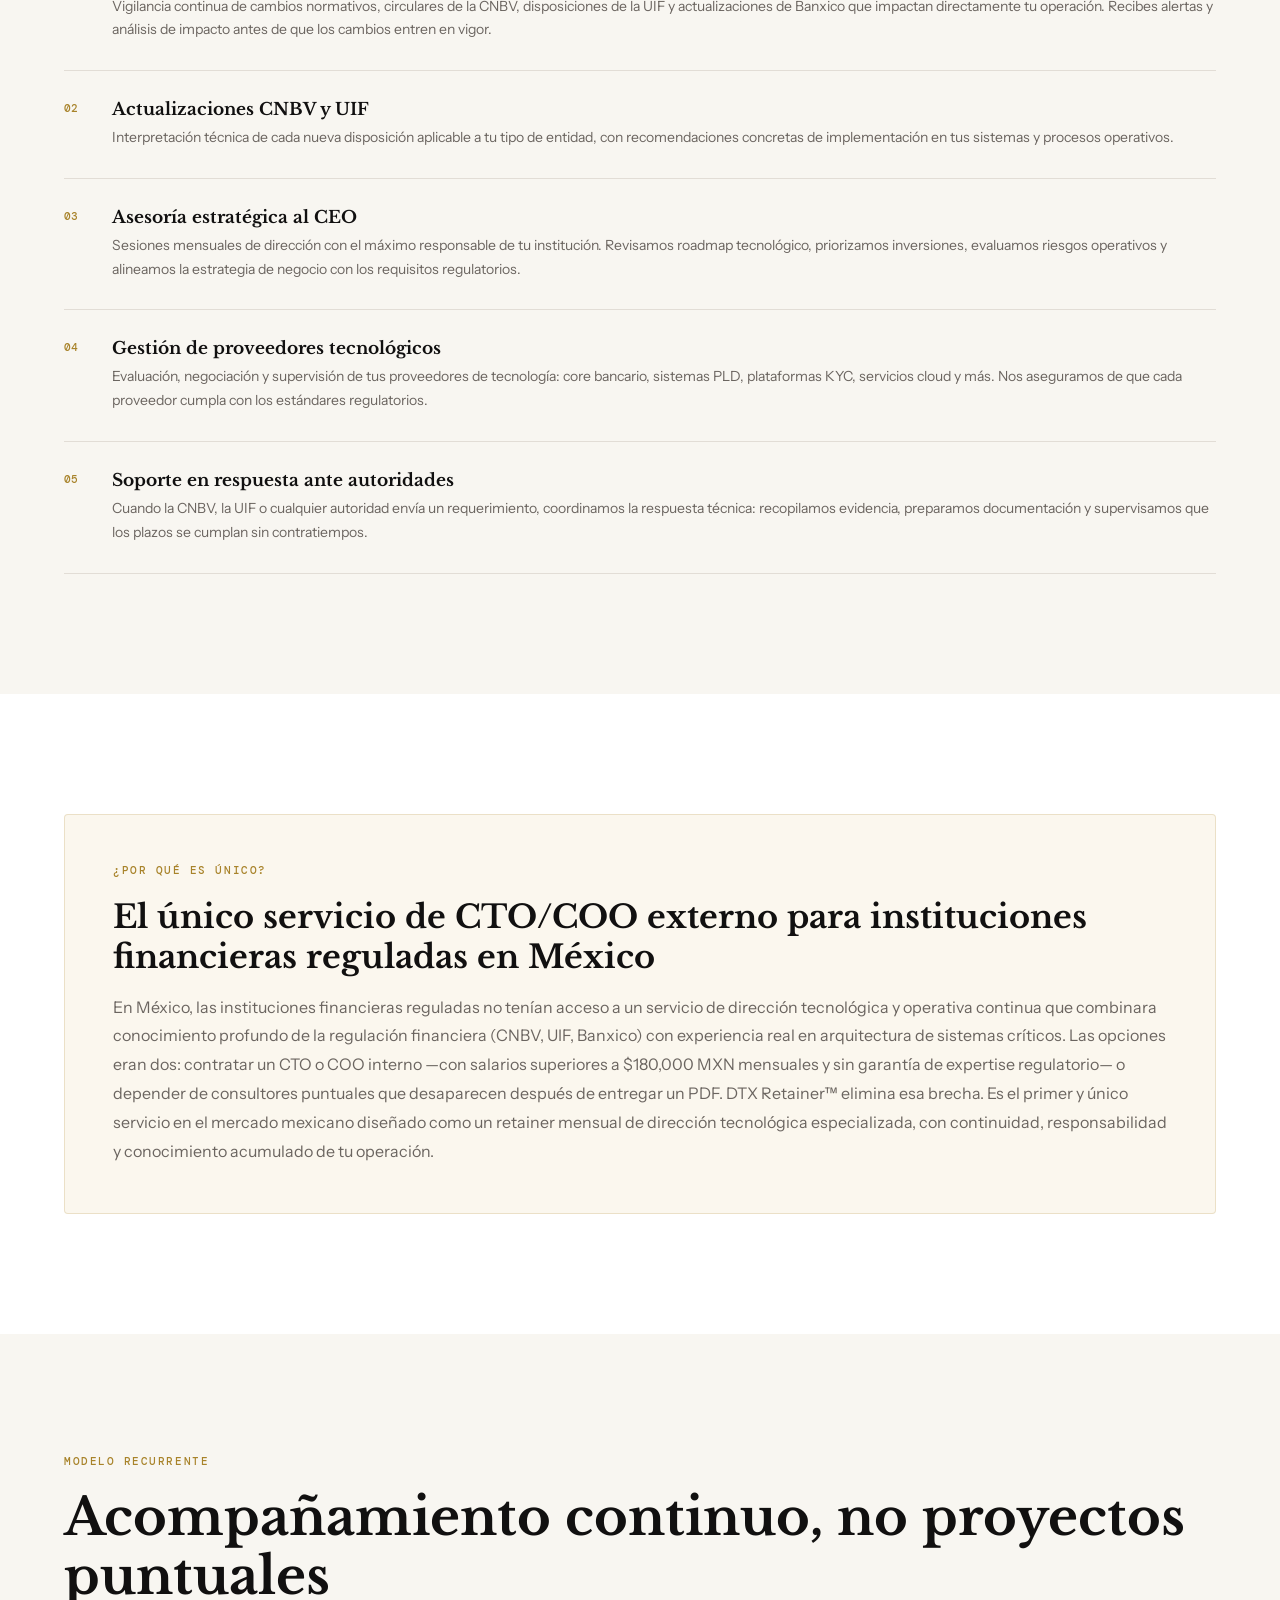
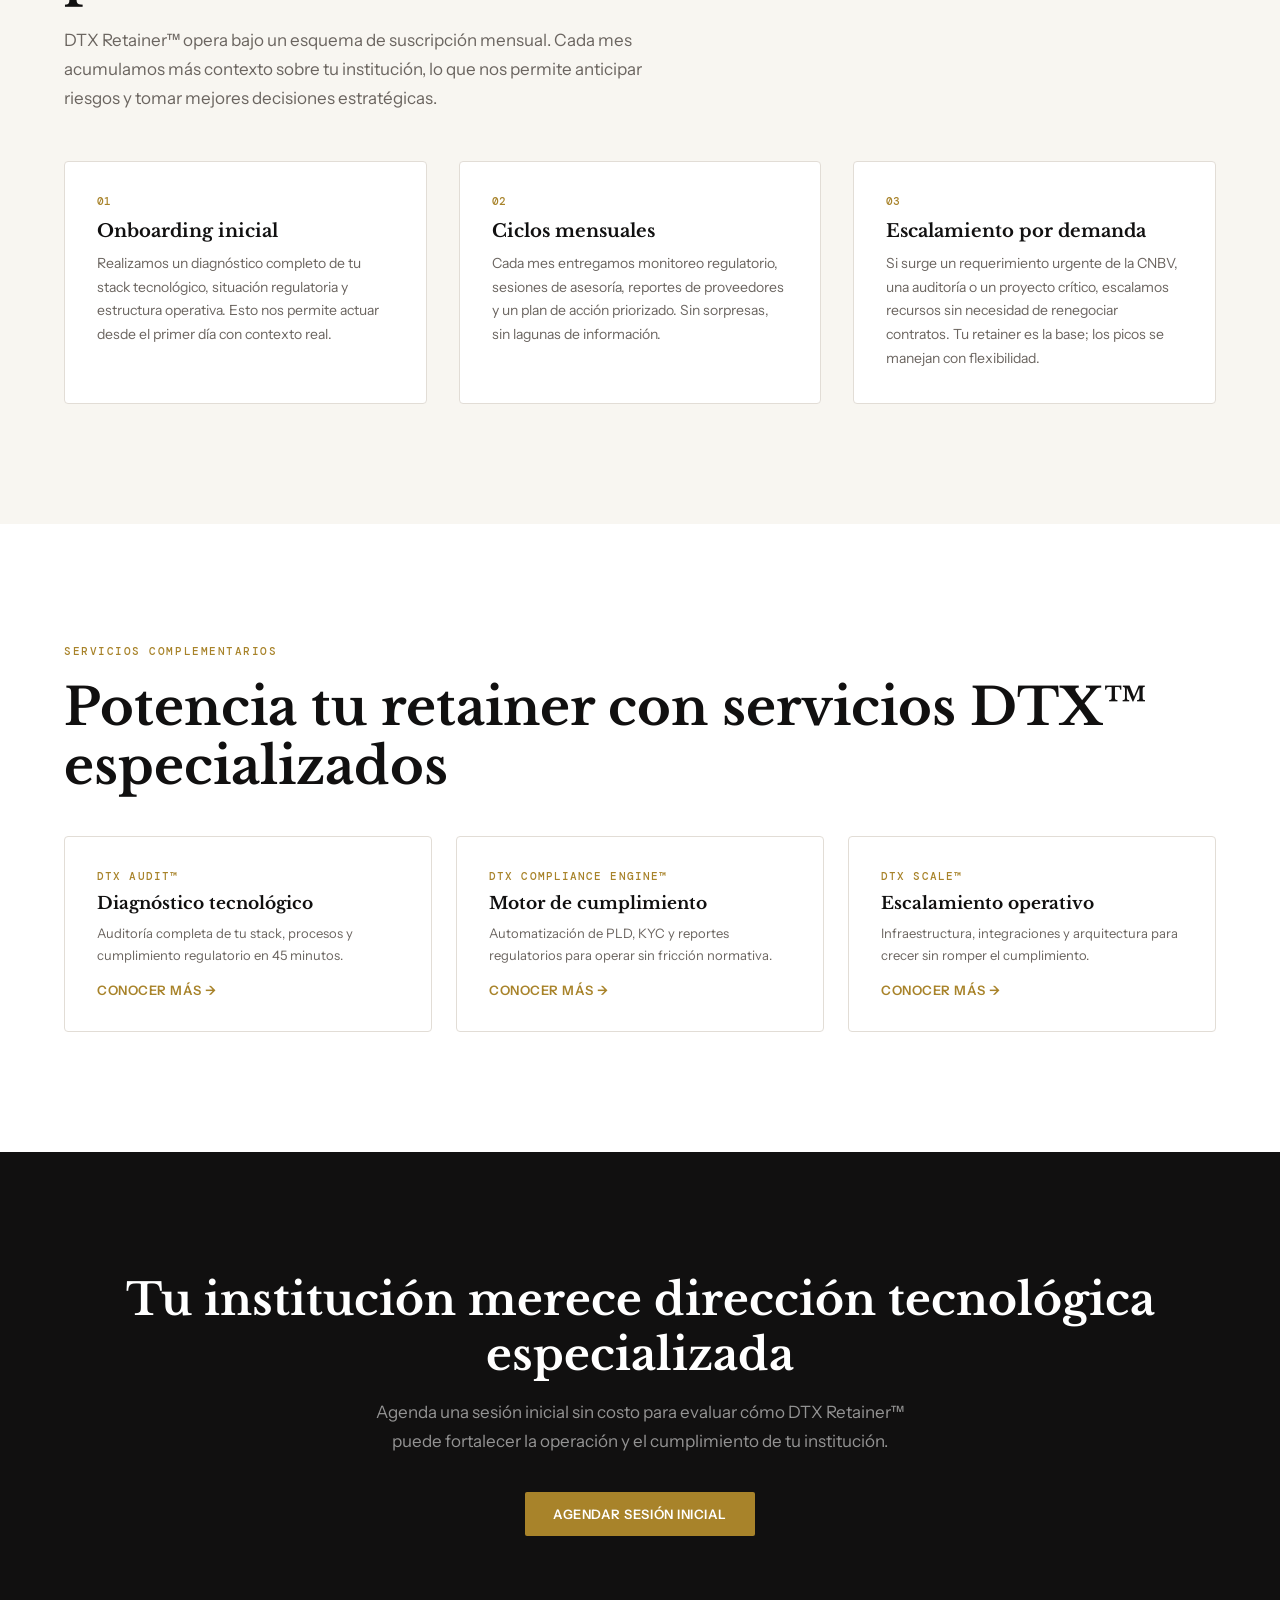
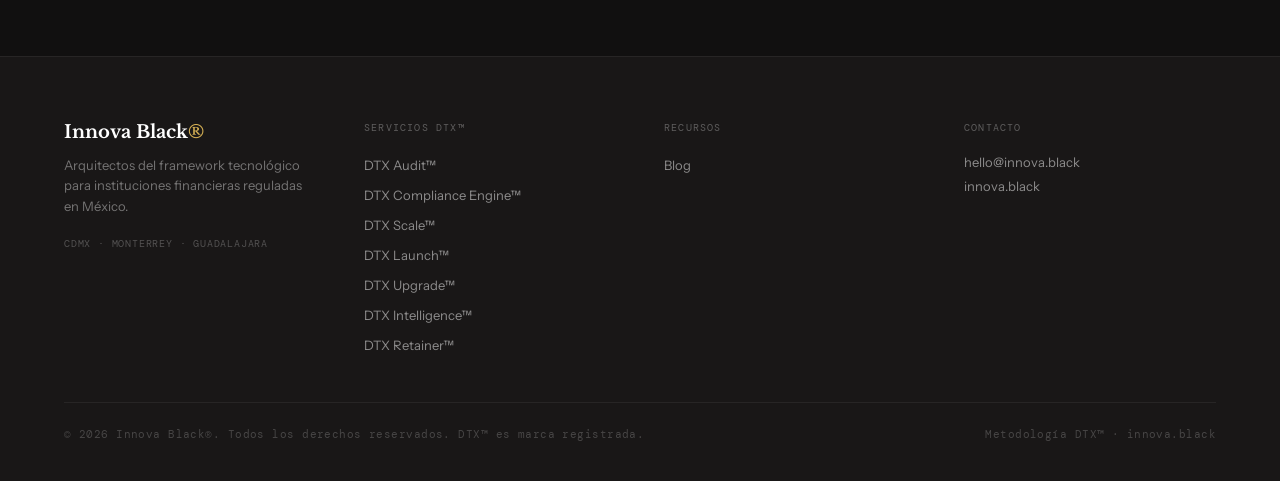
<file: web/dtx-retainer/index.html>
<!DOCTYPE html>
<html lang="es">
<head>
  <meta charset="UTF-8" />
  <meta name="viewport" content="width=device-width, initial-scale=1.0" />

  <!-- Google Analytics -->
  <script async src="https://www.googletagmanager.com/gtag/js?id=G-E0Y70WW412"></script>
  <script>
    window.dataLayer = window.dataLayer || [];
    function gtag(){dataLayer.push(arguments);}
    gtag('js', new Date());
    gtag('config', 'G-E0Y70WW412');
  </script>

  <title>DTX Retainer™ — CTO Externo para SOFOMs | Innova Black</title>
  <meta name="description" content="CTO/COO externo para SOFOMs, SOFIPOs e IFPEs. Monitoreo regulatorio, asesoría estratégica y gestión de proveedores tecnológicos." />
  <link rel="canonical" href="https://innovablack.ai/dtx-retainer/" />

  <!-- Open Graph -->
  <meta property="og:type" content="website" />
  <meta property="og:url" content="https://innovablack.ai/dtx-retainer/" />
  <meta property="og:title" content="DTX Retainer™ — CTO Externo para SOFOMs | Innova Black" />
  <meta property="og:description" content="Único en el mercado: servicio recurrente de dirección tecnológica y operativa para instituciones financieras reguladas en México." />
  <meta property="og:image" content="https://innovablack.ai/og-dtx-retainer.jpg" />
  <meta property="og:locale" content="es_MX" />
  <meta property="og:site_name" content="Innova Black®" />

  <!-- Twitter Card -->
  <meta name="twitter:card" content="summary_large_image" />
  <meta name="twitter:title" content="DTX Retainer™ — CTO Externo para SOFOMs | Innova Black" />
  <meta name="twitter:description" content="Único en el mercado: servicio recurrente de dirección tecnológica y operativa para instituciones financieras reguladas en México." />
  <meta name="twitter:image" content="https://innovablack.ai/og-dtx-retainer.jpg" />

  <link rel="preconnect" href="https://fonts.googleapis.com" />
  <link rel="preconnect" href="https://fonts.gstatic.com" crossorigin />
  <link href="https://fonts.googleapis.com/css2?family=Libre+Baskerville:ital,wght@0,400;0,700;1,400&family=Instrument+Sans:wght@300;400;500;600&family=DM+Mono:wght@400;500&display=swap" rel="stylesheet" />
  <link rel="stylesheet" href="../chatbot.css" />

  <!-- Schema.org JSON-LD -->
  <script type="application/ld+json">
  {
    "@context": "https://schema.org",
    "@type": "Service",
    "name": "DTX Retainer™",
    "provider": {
      "@type": "ProfessionalService",
      "name": "Innova Black®",
      "url": "https://innovablack.ai"
    },
    "description": "Servicio recurrente de CTO/COO externo especializado en instituciones financieras reguladas en México. Monitoreo regulatorio continuo, asesoría estratégica al CEO, gestión de proveedores tecnológicos y respuesta ante autoridades.",
    "areaServed": "MX",
    "url": "https://innovablack.ai/dtx-retainer/",
    "category": "Technology Consulting"
  }
  </script>

  <!-- FAQ Schema.org JSON-LD -->
  <script type="application/ld+json">
  {
    "@context": "https://schema.org",
    "@type": "FAQPage",
    "mainEntity": [
      {
        "@type": "Question",
        "name": "¿Qué hace un CTO externo para una institución financiera?",
        "acceptedAnswer": {
          "@type": "Answer",
          "text": "Un CTO externo para instituciones financieras como DTX Retainer™ de Innova Black® brinda dirección tecnológica y operativa continua sin necesidad de contratar un ejecutivo C-level de tiempo completo. Sus funciones incluyen monitoreo regulatorio en tiempo real de cambios normativos de la CNBV y UIF, asesoría estratégica mensual al CEO, gestión y supervisión de proveedores tecnológicos, y coordinación de respuestas ante requerimientos de autoridades."
        }
      },
      {
        "@type": "Question",
        "name": "¿Por qué una SOFOM necesita advisory tecnológico continuo?",
        "acceptedAnswer": {
          "@type": "Answer",
          "text": "Una SOFOM necesita advisory tecnológico continuo porque el entorno regulatorio mexicano cambia constantemente con nuevas circulares de la CNBV, disposiciones de la UIF y actualizaciones de Banxico. Sin monitoreo permanente, la institución acumula brechas de cumplimiento que pueden derivar en sanciones. DTX Retainer™ proporciona vigilancia regulatoria continua, interpretación técnica de cada nueva disposición y recomendaciones concretas de implementación mes a mes."
        }
      },
      {
        "@type": "Question",
        "name": "¿Qué incluye el monitoreo regulatorio en tiempo real?",
        "acceptedAnswer": {
          "@type": "Answer",
          "text": "El monitoreo regulatorio en tiempo real de DTX Retainer™ incluye vigilancia continua de cambios normativos, circulares de la CNBV, disposiciones de la UIF y actualizaciones de Banxico que impactan tu operación. Cada mes recibes alertas de impacto antes de que los cambios entren en vigor, interpretación técnica aplicable a tu tipo de entidad y recomendaciones concretas de implementación en tus sistemas y procesos operativos."
        }
      }
    ]
  }
  </script>

  <!-- BreadcrumbList JSON-LD -->
  <script type="application/ld+json">
  {
    "@context": "https://schema.org",
    "@type": "BreadcrumbList",
    "itemListElement": [
      {
        "@type": "ListItem",
        "position": 1,
        "name": "Inicio",
        "item": "https://innovablack.ai/"
      },
      {
        "@type": "ListItem",
        "position": 2,
        "name": "Servicios",
        "item": "https://innovablack.ai/#servicios"
      },
      {
        "@type": "ListItem",
        "position": 3,
        "name": "DTX Retainer™",
        "item": "https://innovablack.ai/dtx-retainer/"
      }
    ]
  }
  </script>

  <style>
    /* ============================================================
       TOKENS
    ============================================================ */
    :root {
      --white:      #FFFFFF;
      --paper:      #F8F6F1;
      --paper2:     #F0EDE6;
      --ink:        #111010;
      --ink2:       #1E1C1C;
      --muted:      #6B6560;
      --light:      #A8A29C;
      --rule:       #E2DDD6;
      --gold:       #A8832A;
      --gold2:      #C49B35;
      --gold3:      #D4AF54;
      --gold-bg:    #FBF7EE;
      --gold-rule:  rgba(168,131,42,.20);
      --gold-pale:  rgba(168,131,42,.06);
      --neg:        #111010;
      --neg2:       #191717;

      --serif:  'Libre Baskerville', Georgia, serif;
      --sans:   'Instrument Sans', system-ui, sans-serif;
      --mono:   'DM Mono', monospace;

      --pad-x: 64px;
      --pad-y: 120px;
    }

    /* ============================================================
       RESET & BASE
    ============================================================ */
    *, *::before, *::after { box-sizing: border-box; margin: 0; padding: 0; }
    html { scroll-behavior: smooth; }
    body {
      font-family: var(--sans);
      font-weight: 400;
      color: var(--ink);
      background: var(--white);
      -webkit-font-smoothing: antialiased;
      overflow-x: hidden;
    }
    a { color: inherit; text-decoration: none; }
    img { display: block; max-width: 100%; }

    /* ============================================================
       TYPOGRAPHY HELPERS
    ============================================================ */
    .eyebrow {
      font-family: var(--mono);
      font-size: 11px;
      font-weight: 500;
      letter-spacing: .14em;
      text-transform: uppercase;
      color: var(--gold);
      display: block;
      margin-bottom: 20px;
    }
    .s-h2 {
      font-family: var(--serif);
      font-size: clamp(32px, 4vw, 52px);
      font-weight: 700;
      line-height: 1.15;
      color: var(--ink);
      margin-bottom: 20px;
    }
    .s-lead {
      font-size: 17px;
      font-weight: 300;
      line-height: 1.7;
      color: var(--muted);
      max-width: 620px;
    }
    .on-dark .s-h2 { color: var(--white); }
    .on-dark .s-lead { color: rgba(255,255,255,.65); }
    .on-dark .eyebrow { color: var(--gold3); }

    /* ============================================================
       SCROLL REVEAL
    ============================================================ */
    .r {
      opacity: 0;
      transform: translateY(22px);
      transition: opacity .55s ease, transform .55s ease;
    }
    .r.in { opacity: 1; transform: none; }
    .d1 { transition-delay: .08s; }
    .d2 { transition-delay: .16s; }
    .d3 { transition-delay: .24s; }
    .d4 { transition-delay: .32s; }
    .d5 { transition-delay: .40s; }

    /* ============================================================
       BUTTONS
    ============================================================ */
    .btn {
      display: inline-flex;
      align-items: center;
      gap: 8px;
      font-family: var(--sans);
      font-size: 13px;
      font-weight: 600;
      letter-spacing: .04em;
      text-transform: uppercase;
      padding: 14px 28px;
      border-radius: 2px;
      cursor: pointer;
      transition: all .2s ease;
      border: none;
    }
    .btn-gold {
      background: var(--gold);
      color: var(--white);
    }
    .btn-gold:hover { background: var(--gold2); }
    .btn-outline-dark {
      background: transparent;
      color: var(--ink);
      border: 1px solid var(--rule);
    }
    .btn-outline-dark:hover { border-color: var(--gold); color: var(--gold); }
    .btn-outline {
      background: transparent;
      color: var(--white);
      border: 1px solid rgba(255,255,255,.3);
    }
    .btn-outline:hover { border-color: var(--gold3); color: var(--gold3); }

    /* ============================================================
       NAV
    ============================================================ */
    #nav {
      position: fixed;
      top: 0; left: 0; right: 0;
      z-index: 100;
      background: rgba(255,255,255,.96);
      backdrop-filter: blur(8px);
      border-bottom: 1px solid var(--rule);
      height: 64px;
      display: flex;
      align-items: center;
      padding: 0 var(--pad-x);
      transition: box-shadow .2s;
    }
    #nav.scrolled { box-shadow: 0 2px 24px rgba(17,16,16,.06); }
    .nav-inner {
      display: flex;
      align-items: center;
      justify-content: space-between;
      width: 100%;
      max-width: 1200px;
      margin: 0 auto;
    }
    .nav-logo {
      font-family: var(--serif);
      font-size: 17px;
      font-weight: 700;
      color: var(--ink);
      letter-spacing: -.01em;
    }
    .nav-logo span { color: var(--gold); }
    .nav-links {
      display: flex;
      align-items: center;
      gap: 32px;
      list-style: none;
    }
    .nav-links a {
      font-size: 13px;
      font-weight: 500;
      color: var(--muted);
      letter-spacing: .02em;
      transition: color .15s;
    }
    .nav-links a:hover { color: var(--ink); }
    .nav-cta {
      font-family: var(--sans);
      font-size: 12px;
      font-weight: 600;
      letter-spacing: .05em;
      text-transform: uppercase;
      color: var(--white);
      background: var(--gold);
      padding: 10px 20px;
      border-radius: 2px;
      transition: background .15s;
      cursor: pointer;
    }
    .nav-cta:hover { background: var(--gold2); }
    .nav-hamburger {
      display: none;
      flex-direction: column;
      gap: 5px;
      cursor: pointer;
      padding: 4px;
    }
    .nav-hamburger span {
      display: block;
      width: 22px;
      height: 2px;
      background: var(--ink);
      transition: all .2s;
    }

    /* ============================================================
       MOBILE NAV
    ============================================================ */
    .mobile-menu {
      display: none;
      position: fixed;
      top: 64px; left: 0; right: 0;
      background: var(--white);
      border-bottom: 1px solid var(--rule);
      padding: 24px var(--pad-x);
      z-index: 99;
      flex-direction: column;
      gap: 20px;
    }
    .mobile-menu.open { display: flex; }
    .mobile-menu a {
      font-size: 15px;
      font-weight: 500;
      color: var(--ink);
      padding: 8px 0;
      border-bottom: 1px solid var(--rule);
    }

    /* ============================================================
       HERO (dark)
    ============================================================ */
    .hero {
      background: var(--neg);
      padding: calc(var(--pad-y) + 64px) var(--pad-x) var(--pad-y);
      text-align: center;
    }
    .hero-badge {
      display: inline-block;
      font-family: var(--mono);
      font-size: 10px;
      font-weight: 500;
      letter-spacing: .14em;
      text-transform: uppercase;
      color: var(--gold3);
      border: 1px solid var(--gold-rule);
      background: rgba(168,131,42,.08);
      padding: 6px 16px;
      border-radius: 2px;
      margin-bottom: 28px;
    }
    .hero h1 {
      font-family: var(--serif);
      font-size: clamp(36px, 5vw, 60px);
      font-weight: 700;
      line-height: 1.1;
      color: var(--white);
      margin-bottom: 24px;
    }
    .hero h1 em {
      font-style: italic;
      color: var(--gold3);
    }
    .hero-sub {
      font-size: 18px;
      font-weight: 300;
      line-height: 1.7;
      color: rgba(255,255,255,.55);
      max-width: 680px;
      margin: 0 auto;
    }

    /* ============================================================
       BREADCRUMBS
    ============================================================ */
    .breadcrumbs {
      padding: 20px var(--pad-x);
      background: var(--paper);
      border-bottom: 1px solid var(--rule);
    }
    .breadcrumbs-inner {
      max-width: 1200px;
      margin: 0 auto;
      font-family: var(--mono);
      font-size: 11px;
      color: var(--light);
      letter-spacing: .06em;
    }
    .breadcrumbs-inner a {
      color: var(--muted);
      transition: color .15s;
    }
    .breadcrumbs-inner a:hover { color: var(--gold); }
    .breadcrumbs-inner span { margin: 0 8px; }

    /* ============================================================
       SECTIONS
    ============================================================ */
    .section {
      padding: var(--pad-y) var(--pad-x);
    }
    .section-inner {
      max-width: 1200px;
      margin: 0 auto;
    }
    .section--alt { background: var(--paper); }
    .section--dark { background: var(--neg2); }

    /* ============================================================
       CONTENT BLOCKS
    ============================================================ */
    .content-grid {
      display: grid;
      grid-template-columns: 1fr 1fr;
      gap: 64px;
      align-items: start;
    }
    .content-prose {
      font-size: 16px;
      font-weight: 300;
      line-height: 1.8;
      color: var(--muted);
    }
    .content-prose p + p { margin-top: 20px; }

    /* Feature list */
    .feature-list {
      list-style: none;
      display: flex;
      flex-direction: column;
      gap: 0;
    }
    .feature-item {
      padding: 28px 0;
      border-bottom: 1px solid var(--rule);
      display: flex;
      gap: 20px;
      align-items: flex-start;
    }
    .feature-item:first-child { padding-top: 0; }
    .feature-num {
      font-family: var(--mono);
      font-size: 11px;
      color: var(--gold);
      font-weight: 500;
      min-width: 28px;
      padding-top: 2px;
    }
    .feature-title {
      font-family: var(--serif);
      font-size: 17px;
      font-weight: 700;
      color: var(--ink);
      margin-bottom: 6px;
    }
    .feature-desc {
      font-size: 14px;
      font-weight: 300;
      line-height: 1.7;
      color: var(--muted);
    }

    /* Unique / highlight box */
    .highlight-box {
      background: var(--gold-bg);
      border: 1px solid var(--gold-rule);
      border-radius: 4px;
      padding: 48px;
    }
    .highlight-box .eyebrow { color: var(--gold); }
    .highlight-box h3 {
      font-family: var(--serif);
      font-size: clamp(22px, 3vw, 32px);
      font-weight: 700;
      color: var(--ink);
      margin-bottom: 16px;
    }
    .highlight-box p {
      font-size: 16px;
      font-weight: 300;
      line-height: 1.8;
      color: var(--muted);
    }

    /* Modelo recurrente */
    .model-grid {
      display: grid;
      grid-template-columns: repeat(3, 1fr);
      gap: 32px;
      margin-top: 48px;
    }
    .model-card {
      background: var(--white);
      border: 1px solid var(--rule);
      border-radius: 4px;
      padding: 32px;
    }
    .model-card-num {
      font-family: var(--mono);
      font-size: 11px;
      color: var(--gold);
      font-weight: 500;
      margin-bottom: 12px;
    }
    .model-card h4 {
      font-family: var(--serif);
      font-size: 18px;
      font-weight: 700;
      color: var(--ink);
      margin-bottom: 10px;
    }
    .model-card p {
      font-size: 14px;
      font-weight: 300;
      line-height: 1.7;
      color: var(--muted);
    }

    /* Related services */
    .related-grid {
      display: grid;
      grid-template-columns: repeat(3, 1fr);
      gap: 24px;
      margin-top: 40px;
    }
    .related-card {
      display: block;
      border: 1px solid var(--rule);
      border-radius: 4px;
      padding: 32px;
      transition: all .2s ease;
    }
    .related-card:hover {
      border-color: var(--gold);
      box-shadow: 0 4px 24px rgba(168,131,42,.08);
    }
    .related-card-name {
      font-family: var(--mono);
      font-size: 11px;
      font-weight: 500;
      letter-spacing: .1em;
      text-transform: uppercase;
      color: var(--gold);
      margin-bottom: 10px;
    }
    .related-card h4 {
      font-family: var(--serif);
      font-size: 17px;
      font-weight: 700;
      color: var(--ink);
      margin-bottom: 8px;
    }
    .related-card p {
      font-size: 13px;
      font-weight: 300;
      line-height: 1.7;
      color: var(--muted);
    }
    .related-card .arrow {
      display: inline-block;
      margin-top: 16px;
      font-size: 13px;
      font-weight: 600;
      color: var(--gold);
      letter-spacing: .04em;
      text-transform: uppercase;
    }

    /* CTA section */
    .cta-section {
      padding: var(--pad-y) var(--pad-x);
      background: var(--neg);
      text-align: center;
    }
    .cta-section h2 {
      font-family: var(--serif);
      font-size: clamp(28px, 3.5vw, 44px);
      font-weight: 700;
      color: var(--white);
      margin-bottom: 16px;
    }
    .cta-section p {
      font-size: 17px;
      font-weight: 300;
      color: rgba(255,255,255,.55);
      max-width: 560px;
      margin: 0 auto 36px;
      line-height: 1.7;
    }

    /* ============================================================
       FOOTER
    ============================================================ */
    #footer {
      padding: 64px var(--pad-x) 40px;
      background: var(--neg2);
      border-top: 1px solid rgba(255,255,255,.06);
    }
    .footer-top {
      max-width: 1200px;
      margin: 0 auto;
      display: grid;
      grid-template-columns: 1fr 1fr 1fr 1fr;
      gap: 48px;
      padding-bottom: 48px;
      border-bottom: 1px solid rgba(255,255,255,.06);
    }
    .footer-logo {
      font-family: var(--serif);
      font-size: 18px;
      font-weight: 700;
      color: var(--white);
      margin-bottom: 12px;
    }
    .footer-logo span { color: var(--gold3); }
    .footer-tagline {
      font-size: 13px;
      font-weight: 300;
      color: rgba(255,255,255,.4);
      line-height: 1.6;
      margin-bottom: 20px;
    }
    .footer-cities {
      font-family: var(--mono);
      font-size: 10px;
      color: rgba(255,255,255,.25);
      letter-spacing: .08em;
      text-transform: uppercase;
    }
    .footer-col-title {
      font-family: var(--mono);
      font-size: 10px;
      letter-spacing: .12em;
      text-transform: uppercase;
      color: rgba(255,255,255,.3);
      margin-bottom: 20px;
    }
    .footer-links {
      list-style: none;
      display: flex;
      flex-direction: column;
      gap: 10px;
    }
    .footer-links a {
      font-size: 13px;
      font-weight: 300;
      color: rgba(255,255,255,.5);
      transition: color .15s;
    }
    .footer-links a:hover { color: var(--gold3); }
    .footer-contact a {
      display: block;
      font-size: 13px;
      font-weight: 300;
      color: rgba(255,255,255,.5);
      margin-bottom: 8px;
      transition: color .15s;
    }
    .footer-contact a:hover { color: var(--gold3); }
    .footer-bottom {
      max-width: 1200px;
      margin: 24px auto 0;
      display: flex;
      align-items: center;
      justify-content: space-between;
    }
    .footer-copy {
      font-family: var(--mono);
      font-size: 11px;
      color: rgba(255,255,255,.2);
      letter-spacing: .04em;
    }

    /* ============================================================
       RESPONSIVE
    ============================================================ */
    @media (max-width: 1024px) {
      :root { --pad-x: 40px; --pad-y: 96px; }
      .content-grid { grid-template-columns: 1fr; gap: 48px; }
      .model-grid { grid-template-columns: repeat(2, 1fr); }
      .related-grid { grid-template-columns: repeat(2, 1fr); }
      .footer-top { grid-template-columns: 1fr 1fr; gap: 40px; }
    }

    @media (max-width: 768px) {
      :root { --pad-x: 28px; --pad-y: 80px; }
      .nav-links, .nav-cta { display: none; }
      .nav-hamburger { display: flex; }
      .content-grid { grid-template-columns: 1fr; gap: 36px; }
      .model-grid { grid-template-columns: 1fr; }
      .related-grid { grid-template-columns: 1fr; }
      .highlight-box { padding: 32px 24px; }
      .footer-top { grid-template-columns: 1fr; }
      .footer-bottom { flex-direction: column; gap: 12px; text-align: center; }
    }
  </style>
</head>
<body>

  <!-- ============================================================
       NAV
  ============================================================ -->
  <nav id="nav">
    <div class="nav-inner">
      <a href="/" class="nav-logo">Innova Black<span>&reg;</span></a>
      <ul class="nav-links">
        <li><a href="/#servicios">Servicios</a></li>
        <li><a href="/#proceso">Proceso</a></li>
        <li><a href="/#clientes">Clientes</a></li>
        <li><a href="/blog">Blog</a></li>
      </ul>
      <a class="nav-cta" onclick="if(window.openChatbot)window.openChatbot()">Agendar Diagn&oacute;stico</a>
      <div class="nav-hamburger" id="hamburger" aria-label="Men&uacute;">
        <span></span><span></span><span></span>
      </div>
    </div>
  </nav>

  <!-- Mobile menu -->
  <div class="mobile-menu" id="mobile-menu">
    <a href="/#servicios" class="mobile-link">Servicios</a>
    <a href="/#proceso" class="mobile-link">Proceso</a>
    <a href="/#clientes" class="mobile-link">Clientes</a>
    <a href="/blog" class="mobile-link">Blog</a>
    <a class="mobile-link" style="color:var(--gold);font-weight:600;cursor:pointer;" onclick="if(window.openChatbot)window.openChatbot()">Agendar Diagn&oacute;stico</a>
  </div>

  <!-- ============================================================
       HERO
  ============================================================ -->
  <section class="hero on-dark">
    <div class="hero-badge r">Unico en el mercado</div>
    <h1 class="r d1">
      DTX Retainer&trade;<br />
      El &uacute;nico <em>CTO/COO externo</em><br />
      para instituciones reguladas
    </h1>
    <p class="hero-sub r d2">
      Direcci&oacute;n tecnol&oacute;gica y operativa continua, dise&ntilde;ada exclusivamente
      para SOFOMs, SOFIPOs e IFPEs que necesitan liderazgo especializado
      sin incorporar un C-level de tiempo completo.
    </p>
  </section>

  <!-- ============================================================
       BREADCRUMBS
  ============================================================ -->
  <div class="breadcrumbs">
    <div class="breadcrumbs-inner">
      <a href="/">Inicio</a><span>&rsaquo;</span><a href="/#servicios">Servicios</a><span>&rsaquo;</span>DTX Retainer&trade;
    </div>
  </div>

  <!-- ============================================================
       &iquest;QU&Eacute; ES?
  ============================================================ -->
  <section class="section">
    <div class="section-inner">
      <div class="content-grid">
        <div>
          <span class="eyebrow r">&iquest;Qu&eacute; es DTX Retainer&trade;?</span>
          <h2 class="s-h2 r d1">Asesor&iacute;a estrat&eacute;gica mensual continua para tu instituci&oacute;n financiera</h2>
        </div>
        <div class="content-prose r d2">
          <p>
            DTX Retainer&trade; es un servicio de direcci&oacute;n tecnol&oacute;gica y operativa recurrente
            que funciona como tu CTO y COO externo. En lugar de contratar un ejecutivo de alto nivel
            a tiempo completo &mdash;con los costos y la curva de aprendizaje regulatorio que eso implica&mdash;
            tu instituci&oacute;n accede a un equipo senior que ya domina el ecosistema normativo mexicano.
          </p>
          <p>
            Cada mes, nuestro equipo realiza monitoreo regulatorio en tiempo real, sesiones de asesor&iacute;a
            directa con el CEO o director general, gesti&oacute;n estrat&eacute;gica de proveedores tecnol&oacute;gicos
            y respuesta coordinada ante requerimientos de autoridades como la CNBV y la UIF.
            No es consultor&iacute;a puntual: es acompa&ntilde;amiento permanente.
          </p>
        </div>
      </div>
    </div>
  </section>

  <!-- ============================================================
       &iquest;QU&Eacute; INCLUYE?
  ============================================================ -->
  <section class="section section--alt">
    <div class="section-inner">
      <span class="eyebrow r">&iquest;Qu&eacute; incluye?</span>
      <h2 class="s-h2 r d1">Todo lo que necesitas para operar con tranquilidad regulatoria</h2>

      <ul class="feature-list">
        <li class="feature-item r d1">
          <span class="feature-num">01</span>
          <div>
            <div class="feature-title">Monitoreo regulatorio mensual</div>
            <div class="feature-desc">
              Vigilancia continua de cambios normativos, circulares de la CNBV,
              disposiciones de la UIF y actualizaciones de Banxico que impactan
              directamente tu operaci&oacute;n. Recibes alertas y an&aacute;lisis de impacto antes
              de que los cambios entren en vigor.
            </div>
          </div>
        </li>
        <li class="feature-item r d2">
          <span class="feature-num">02</span>
          <div>
            <div class="feature-title">Actualizaciones CNBV y UIF</div>
            <div class="feature-desc">
              Interpretaci&oacute;n t&eacute;cnica de cada nueva disposici&oacute;n aplicable a tu tipo
              de entidad, con recomendaciones concretas de implementaci&oacute;n en tus
              sistemas y procesos operativos.
            </div>
          </div>
        </li>
        <li class="feature-item r d3">
          <span class="feature-num">03</span>
          <div>
            <div class="feature-title">Asesor&iacute;a estrat&eacute;gica al CEO</div>
            <div class="feature-desc">
              Sesiones mensuales de direcci&oacute;n con el m&aacute;ximo responsable de tu instituci&oacute;n.
              Revisamos roadmap tecnol&oacute;gico, priorizamos inversiones, evaluamos riesgos
              operativos y alineamos la estrategia de negocio con los requisitos regulatorios.
            </div>
          </div>
        </li>
        <li class="feature-item r d4">
          <span class="feature-num">04</span>
          <div>
            <div class="feature-title">Gesti&oacute;n de proveedores tecnol&oacute;gicos</div>
            <div class="feature-desc">
              Evaluaci&oacute;n, negociaci&oacute;n y supervisi&oacute;n de tus proveedores de tecnolog&iacute;a:
              core bancario, sistemas PLD, plataformas KYC, servicios cloud y m&aacute;s.
              Nos aseguramos de que cada proveedor cumpla con los est&aacute;ndares regulatorios.
            </div>
          </div>
        </li>
        <li class="feature-item r d5">
          <span class="feature-num">05</span>
          <div>
            <div class="feature-title">Soporte en respuesta ante autoridades</div>
            <div class="feature-desc">
              Cuando la CNBV, la UIF o cualquier autoridad env&iacute;a un requerimiento,
              coordinamos la respuesta t&eacute;cnica: recopilamos evidencia, preparamos
              documentaci&oacute;n y supervisamos que los plazos se cumplan sin contratiempos.
            </div>
          </div>
        </li>
      </ul>
    </div>
  </section>

  <!-- ============================================================
       &iquest;POR QU&Eacute; ES &Uacute;NICO?
  ============================================================ -->
  <section class="section">
    <div class="section-inner">
      <div class="highlight-box r">
        <span class="eyebrow">&iquest;Por qu&eacute; es &uacute;nico?</span>
        <h3>El &uacute;nico servicio de CTO/COO externo para instituciones financieras reguladas en M&eacute;xico</h3>
        <p>
          En M&eacute;xico, las instituciones financieras reguladas no ten&iacute;an acceso a un servicio
          de direcci&oacute;n tecnol&oacute;gica y operativa continua que combinara conocimiento profundo
          de la regulaci&oacute;n financiera (CNBV, UIF, Banxico) con experiencia real en arquitectura
          de sistemas cr&iacute;ticos. Las opciones eran dos: contratar un CTO o COO interno &mdash;con
          salarios superiores a $180,000 MXN mensuales y sin garant&iacute;a de expertise regulatorio&mdash;
          o depender de consultores puntuales que desaparecen despu&eacute;s de entregar un PDF.
          DTX Retainer&trade; elimina esa brecha. Es el primer y &uacute;nico servicio en el mercado
          mexicano dise&ntilde;ado como un retainer mensual de direcci&oacute;n tecnol&oacute;gica especializada,
          con continuidad, responsabilidad y conocimiento acumulado de tu operaci&oacute;n.
        </p>
      </div>
    </div>
  </section>

  <!-- ============================================================
       MODELO RECURRENTE
  ============================================================ -->
  <section class="section section--alt">
    <div class="section-inner">
      <span class="eyebrow r">Modelo recurrente</span>
      <h2 class="s-h2 r d1">Acompa&ntilde;amiento continuo, no proyectos puntuales</h2>
      <p class="s-lead r d2">
        DTX Retainer&trade; opera bajo un esquema de suscripci&oacute;n mensual. Cada mes
        acumulamos m&aacute;s contexto sobre tu instituci&oacute;n, lo que nos permite anticipar
        riesgos y tomar mejores decisiones estrat&eacute;gicas.
      </p>

      <div class="model-grid">
        <div class="model-card r d1">
          <div class="model-card-num">01</div>
          <h4>Onboarding inicial</h4>
          <p>
            Realizamos un diagn&oacute;stico completo de tu stack tecnol&oacute;gico, situaci&oacute;n regulatoria
            y estructura operativa. Esto nos permite actuar desde el primer d&iacute;a con contexto real.
          </p>
        </div>
        <div class="model-card r d2">
          <div class="model-card-num">02</div>
          <h4>Ciclos mensuales</h4>
          <p>
            Cada mes entregamos monitoreo regulatorio, sesiones de asesor&iacute;a, reportes de proveedores
            y un plan de acci&oacute;n priorizado. Sin sorpresas, sin lagunas de informaci&oacute;n.
          </p>
        </div>
        <div class="model-card r d3">
          <div class="model-card-num">03</div>
          <h4>Escalamiento por demanda</h4>
          <p>
            Si surge un requerimiento urgente de la CNBV, una auditor&iacute;a o un proyecto cr&iacute;tico,
            escalamos recursos sin necesidad de renegociar contratos. Tu retainer es la base;
            los picos se manejan con flexibilidad.
          </p>
        </div>
      </div>
    </div>
  </section>

  <!-- ============================================================
       SERVICIOS RELACIONADOS
  ============================================================ -->
  <section class="section">
    <div class="section-inner">
      <span class="eyebrow r">Servicios complementarios</span>
      <h2 class="s-h2 r d1">Potencia tu retainer con servicios DTX&trade; especializados</h2>

      <div class="related-grid">
        <a href="/dtx-audit/" class="related-card r d1">
          <div class="related-card-name">DTX Audit&trade;</div>
          <h4>Diagn&oacute;stico tecnol&oacute;gico</h4>
          <p>Auditor&iacute;a completa de tu stack, procesos y cumplimiento regulatorio en 45 minutos.</p>
          <span class="arrow">Conocer m&aacute;s &rarr;</span>
        </a>
        <a href="/dtx-compliance/" class="related-card r d2">
          <div class="related-card-name">DTX Compliance Engine&trade;</div>
          <h4>Motor de cumplimiento</h4>
          <p>Automatizaci&oacute;n de PLD, KYC y reportes regulatorios para operar sin fricci&oacute;n normativa.</p>
          <span class="arrow">Conocer m&aacute;s &rarr;</span>
        </a>
        <a href="/dtx-scale/" class="related-card r d3">
          <div class="related-card-name">DTX Scale&trade;</div>
          <h4>Escalamiento operativo</h4>
          <p>Infraestructura, integraciones y arquitectura para crecer sin romper el cumplimiento.</p>
          <span class="arrow">Conocer m&aacute;s &rarr;</span>
        </a>
      </div>
    </div>
  </section>

  <!-- ============================================================
       CTA
  ============================================================ -->
  <section class="cta-section on-dark">
    <h2 class="r">Tu instituci&oacute;n merece direcci&oacute;n tecnol&oacute;gica especializada</h2>
    <p class="r d1">
      Agenda una sesi&oacute;n inicial sin costo para evaluar c&oacute;mo DTX Retainer&trade;
      puede fortalecer la operaci&oacute;n y el cumplimiento de tu instituci&oacute;n.
    </p>
    <button class="btn btn-gold r d2" onclick="if(window.openChatbot)window.openChatbot()">Agendar sesi&oacute;n inicial</button>
  </section>

  <!-- ============================================================
       FOOTER
  ============================================================ -->
  <footer id="footer">
    <div class="footer-top">
      <div>
        <div class="footer-logo">Innova Black<span>&reg;</span></div>
        <p class="footer-tagline">Arquitectos del framework tecnol&oacute;gico para instituciones financieras reguladas en M&eacute;xico.</p>
        <div class="footer-cities">CDMX &middot; Monterrey &middot; Guadalajara</div>
      </div>
      <div>
        <div class="footer-col-title">Servicios DTX&trade;</div>
        <ul class="footer-links">
          <li><a href="/dtx-audit/">DTX Audit&trade;</a></li>
          <li><a href="/dtx-compliance/">DTX Compliance Engine&trade;</a></li>
          <li><a href="/dtx-scale/">DTX Scale&trade;</a></li>
          <li><a href="/dtx-launch/">DTX Launch&trade;</a></li>
          <li><a href="/dtx-upgrade/">DTX Upgrade&trade;</a></li>
          <li><a href="/dtx-intelligence/">DTX Intelligence&trade;</a></li>
          <li><a href="/dtx-retainer/">DTX Retainer&trade;</a></li>
        </ul>
      </div>
      <div>
        <div class="footer-col-title">Recursos</div>
        <ul class="footer-links">
          <li><a href="/blog">Blog</a></li>
        </ul>
      </div>
      <div>
        <div class="footer-col-title">Contacto</div>
        <div class="footer-contact">
          <a href="mailto:hello@innova.black">hello@innova.black</a>
          <a href="https://innova.black">innova.black</a>
        </div>
      </div>
    </div>
    <div class="footer-bottom">
      <p class="footer-copy">&copy; 2026 Innova Black&reg;. Todos los derechos reservados. DTX&trade; es marca registrada.</p>
      <p class="footer-copy">Metodolog&iacute;a DTX&trade; &middot; innova.black</p>
    </div>
  </footer>

  <!-- ============================================================
       JAVASCRIPT
  ============================================================ -->
  <script>
    // --- Nav scroll shadow ---
    const nav = document.getElementById('nav');
    window.addEventListener('scroll', () => {
      nav.classList.toggle('scrolled', window.scrollY > 20);
    });

    // --- Mobile hamburger ---
    const hamburger = document.getElementById('hamburger');
    const mobileMenu = document.getElementById('mobile-menu');
    hamburger.addEventListener('click', () => {
      mobileMenu.classList.toggle('open');
    });
    document.querySelectorAll('.mobile-link').forEach(link => {
      link.addEventListener('click', () => mobileMenu.classList.remove('open'));
    });

    // --- Scroll reveal ---
    const observer = new IntersectionObserver((entries) => {
      entries.forEach(entry => {
        if (entry.isIntersecting) {
          entry.target.classList.add('in');
          observer.unobserve(entry.target);
        }
      });
    }, { threshold: 0.12, rootMargin: '0px 0px -40px 0px' });

    document.querySelectorAll('.r').forEach(el => observer.observe(el));
  </script>

  <script src="../chatbot.js"></script>
</body>
</html>
</file>
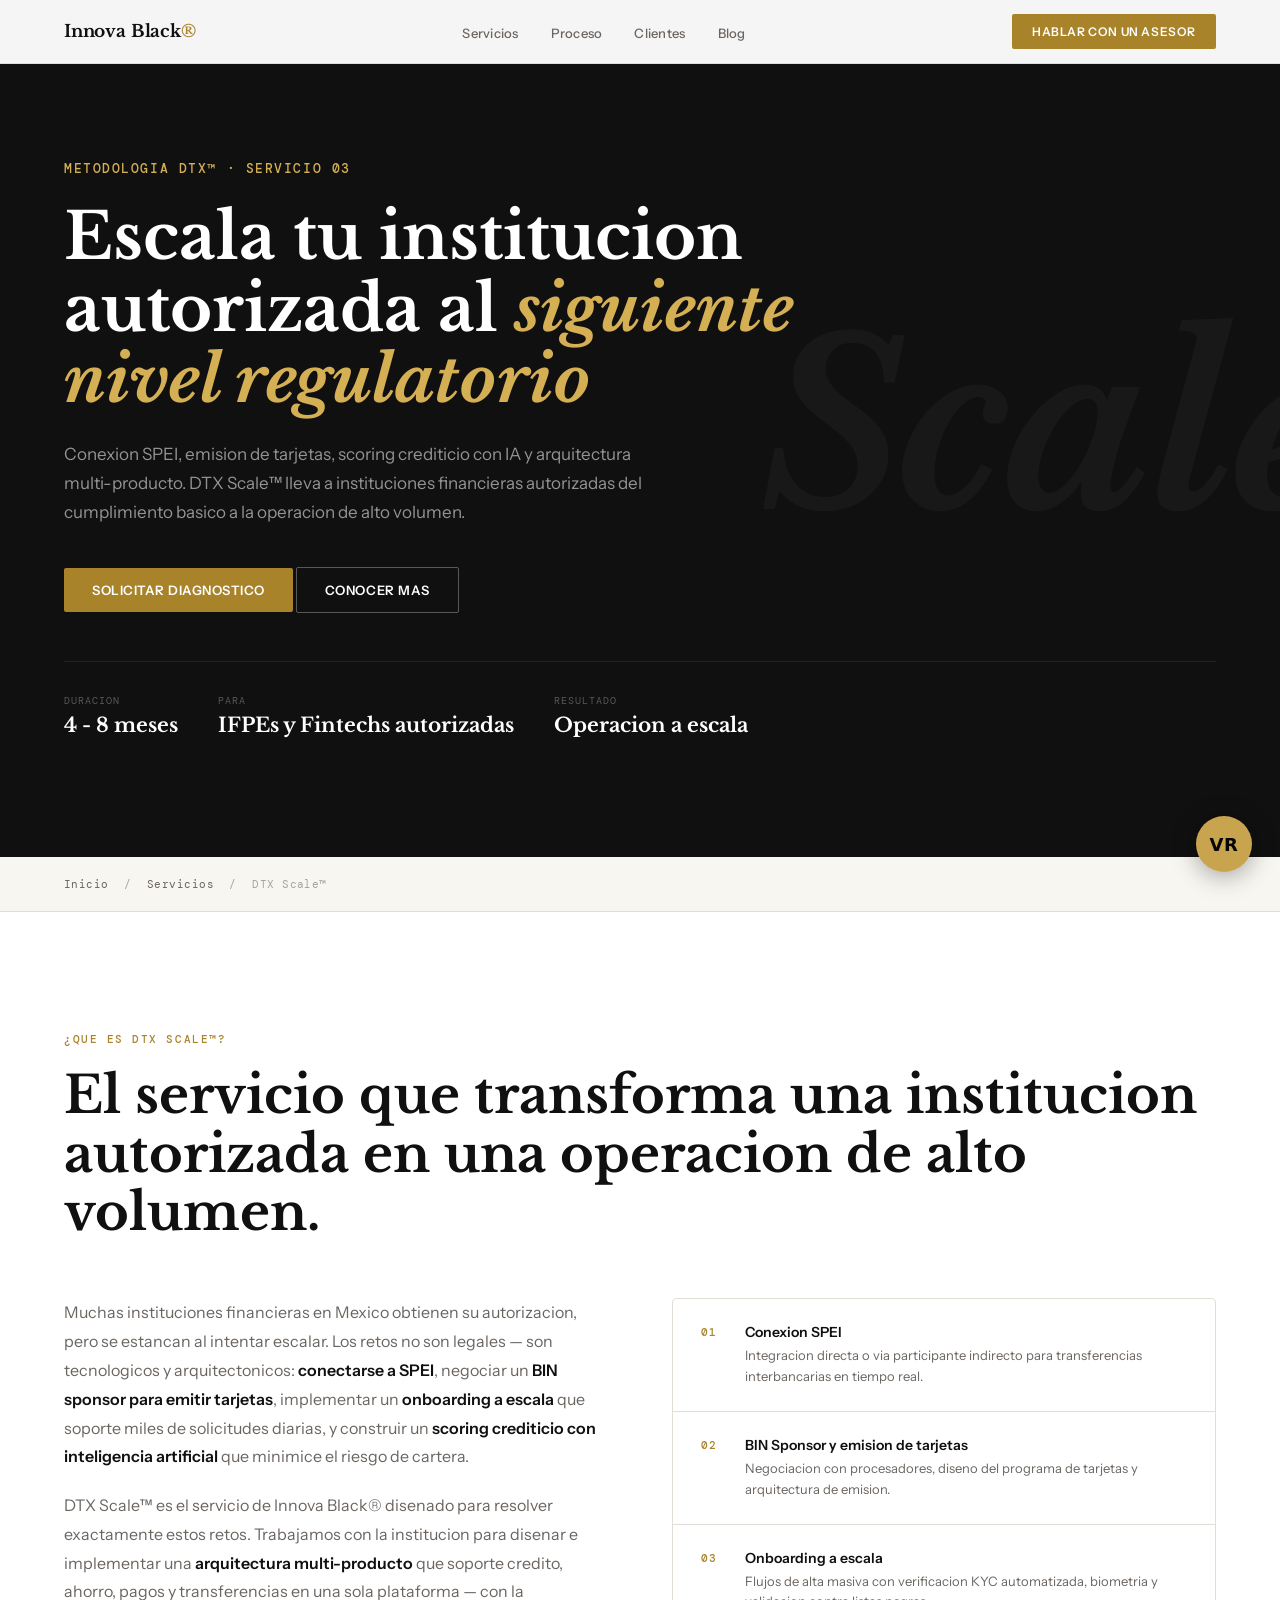
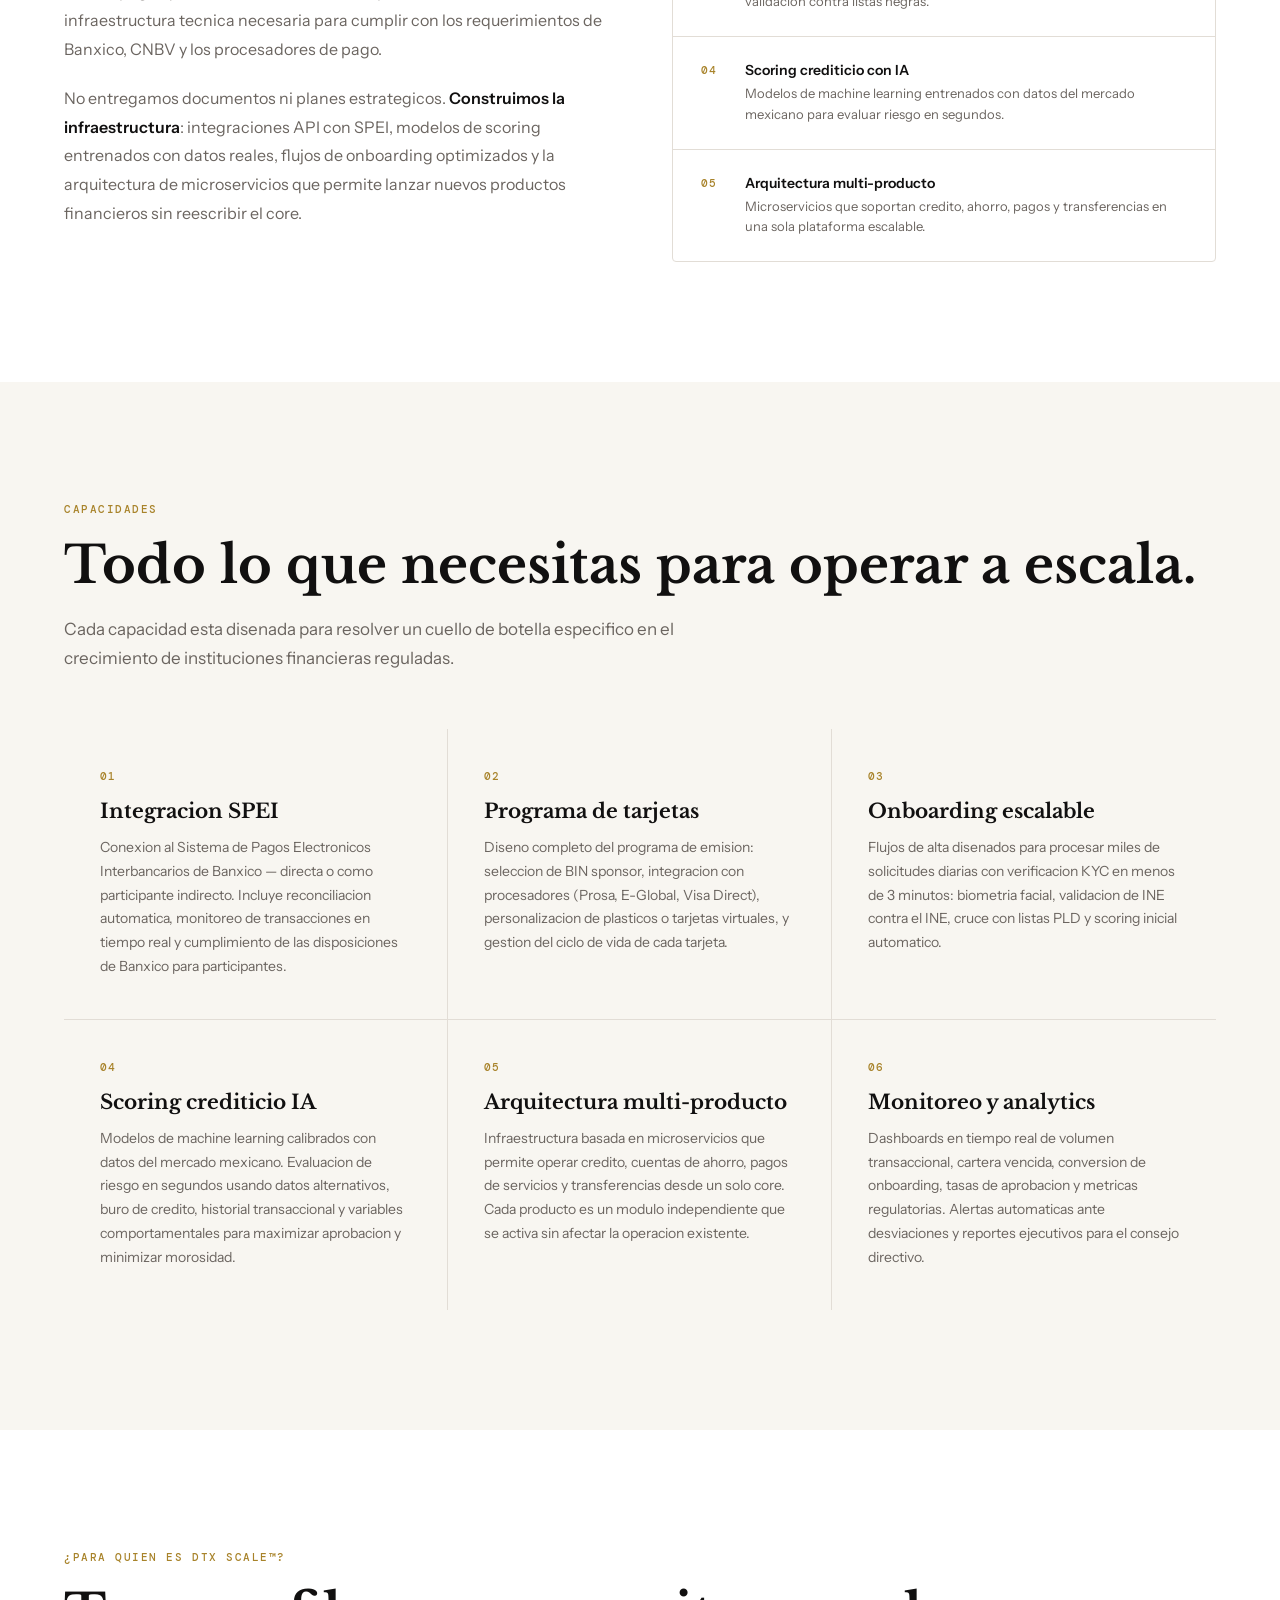
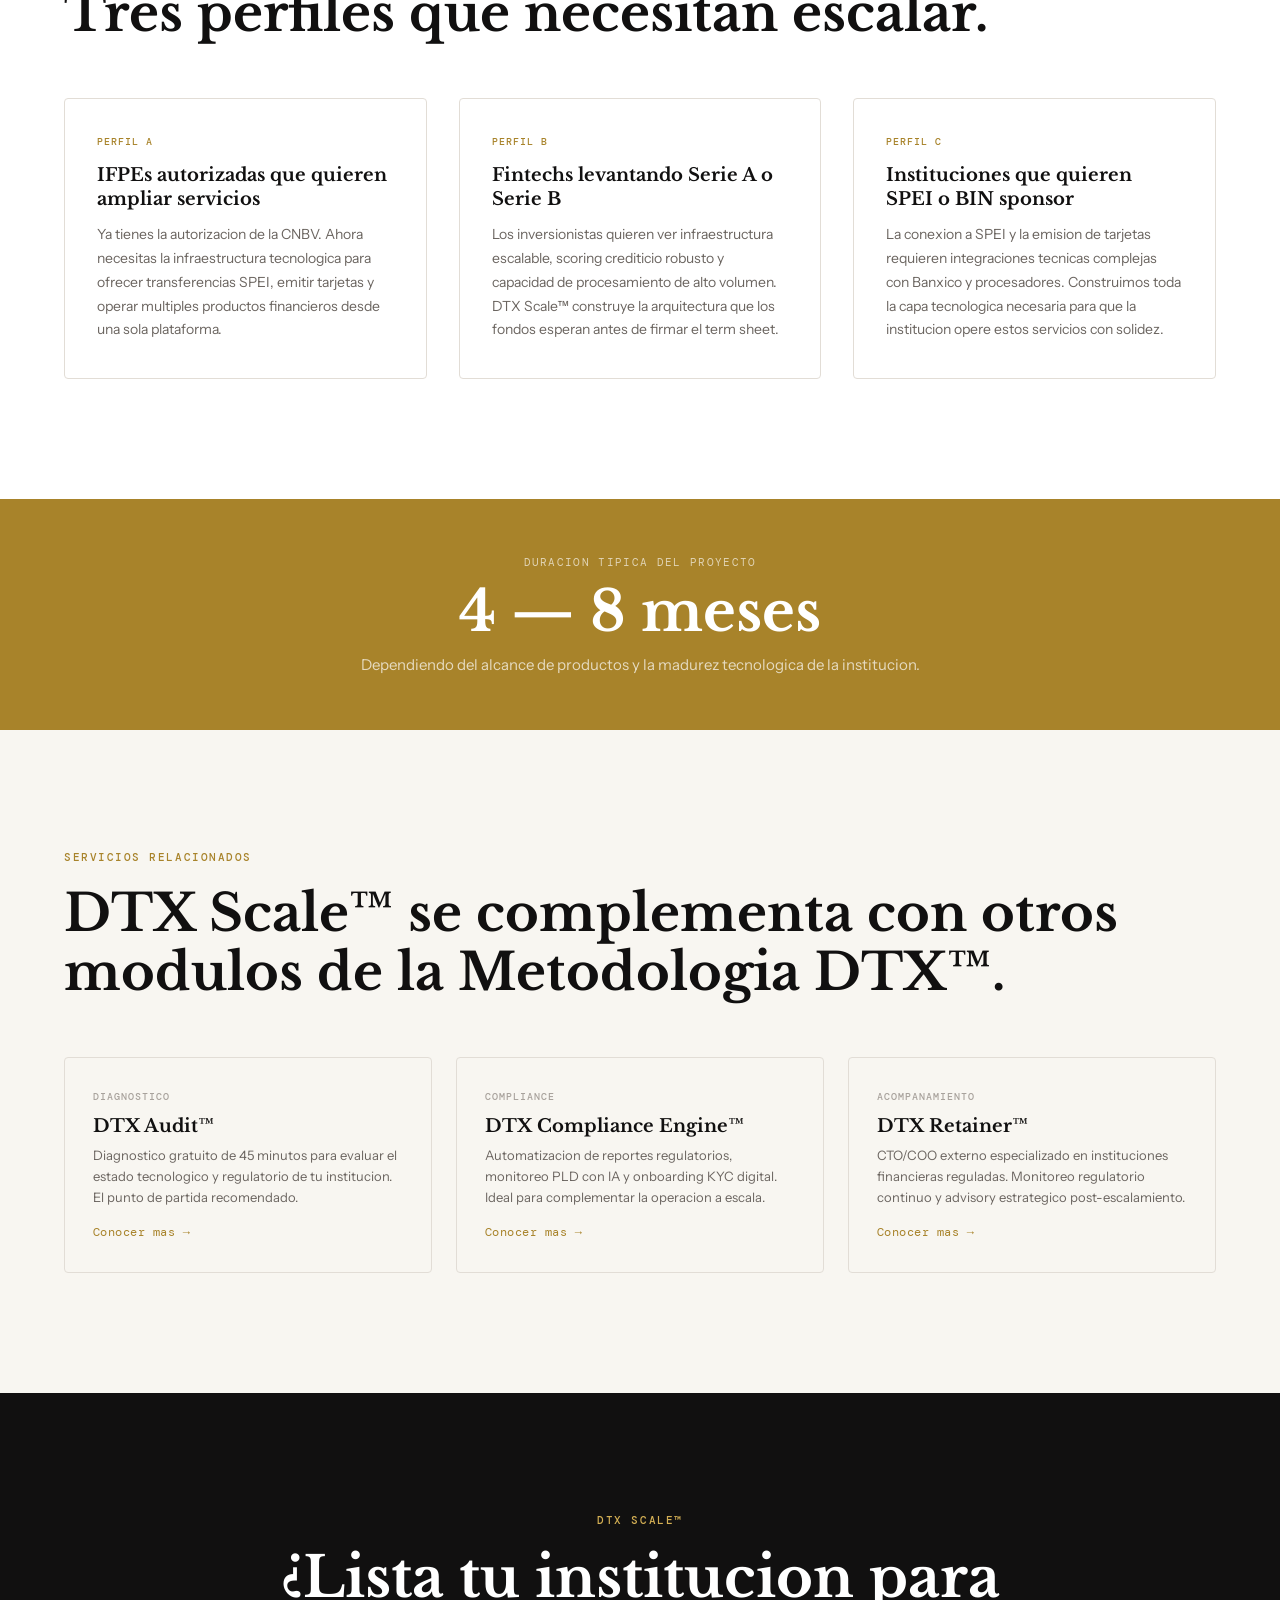
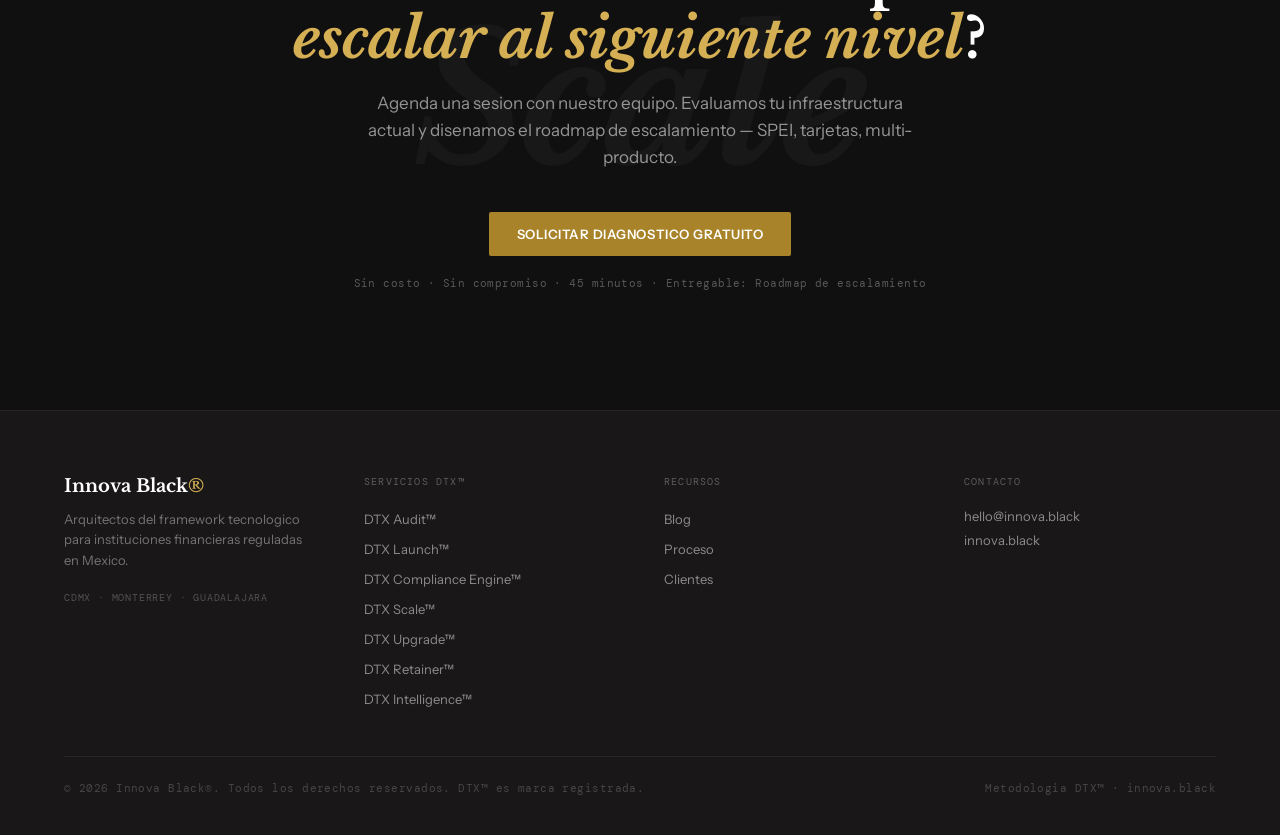
<file: web/dtx-scale/index.html>
<!DOCTYPE html>
<html lang="es">
<head>
  <meta charset="UTF-8" />
  <meta name="viewport" content="width=device-width, initial-scale=1.0" />

  <!-- Google Analytics -->
  <script async src="https://www.googletagmanager.com/gtag/js?id=G-E0Y70WW412"></script>
  <script>
    window.dataLayer = window.dataLayer || [];
    function gtag(){dataLayer.push(arguments);}
    gtag('js', new Date());
    gtag('config', 'G-E0Y70WW412');
  </script>

  <title>DTX Scale™ — SPEI y Tarjetas para Fintechs | Innova Black</title>
  <meta name="description" content="Conexión SPEI, emisión de tarjetas con BIN sponsor, scoring crediticio con IA y arquitectura multi-producto para fintechs." />
  <link rel="canonical" href="https://innovablack.ai/dtx-scale/" />

  <!-- Open Graph -->
  <meta property="og:type" content="website" />
  <meta property="og:url" content="https://innovablack.ai/dtx-scale/" />
  <meta property="og:title" content="DTX Scale™ — SPEI y Tarjetas para Fintechs | Innova Black" />
  <meta property="og:description" content="Conexión SPEI, BIN sponsor, scoring crediticio IA y arquitectura multi-producto para instituciones financieras autorizadas." />
  <meta property="og:image" content="https://innovablack.ai/og-dtx-scale.jpg" />
  <meta property="og:locale" content="es_MX" />
  <meta property="og:site_name" content="Innova Black®" />

  <!-- Twitter Card -->
  <meta name="twitter:card" content="summary_large_image" />
  <meta name="twitter:title" content="DTX Scale™ — SPEI y Tarjetas para Fintechs | Innova Black" />
  <meta name="twitter:description" content="Conexión SPEI, BIN sponsor, scoring crediticio IA y arquitectura multi-producto para instituciones financieras autorizadas." />
  <meta name="twitter:image" content="https://innovablack.ai/og-dtx-scale.jpg" />

  <link rel="preconnect" href="https://fonts.googleapis.com" />
  <link rel="preconnect" href="https://fonts.gstatic.com" crossorigin />
  <link href="https://fonts.googleapis.com/css2?family=Libre+Baskerville:ital,wght@0,400;0,700;1,400&family=Instrument+Sans:wght@300;400;500;600&family=DM+Mono:wght@400;500&display=swap" rel="stylesheet" />
  <link rel="stylesheet" href="../chatbot.css" />

  <!-- Schema.org JSON-LD -->
  <script type="application/ld+json">
  {
    "@context": "https://schema.org",
    "@type": "Service",
    "name": "DTX Scale™",
    "description": "Servicio de escalamiento tecnológico para instituciones financieras autorizadas: conexión SPEI, emisión de tarjetas con BIN sponsor, scoring crediticio con IA y arquitectura multi-producto.",
    "provider": {
      "@type": "ProfessionalService",
      "name": "Innova Black®",
      "url": "https://innovablack.ai",
      "telephone": "+52-56-6297-5626",
      "email": "hello@innova.black",
      "address": {
        "@type": "PostalAddress",
        "addressLocality": "Guadalajara",
        "addressRegion": "Jalisco",
        "addressCountry": "MX"
      }
    },
    "areaServed": "MX",
    "url": "https://innovablack.ai/dtx-scale/"
  }
  </script>

  <!-- FAQ Schema.org JSON-LD -->
  <script type="application/ld+json">
  {
    "@context": "https://schema.org",
    "@type": "FAQPage",
    "mainEntity": [
      {
        "@type": "Question",
        "name": "¿Cómo conectar una IFPE al SPEI?",
        "acceptedAnswer": {
          "@type": "Answer",
          "text": "La conexión de una IFPE al Sistema de Pagos Electrónicos Interbancarios (SPEI) requiere cumplir con los requisitos técnicos y regulatorios de Banxico: infraestructura de comunicación certificada, protocolos de seguridad, sistemas de conciliación en tiempo real y monitoreo transaccional 24/7. Con DTX Scale™ de Innova Black® implementamos la arquitectura completa de conexión directa o indirecta al SPEI, incluyendo la integración con tu core transaccional y las pruebas de certificación requeridas."
        }
      },
      {
        "@type": "Question",
        "name": "¿Qué se necesita para emitir tarjetas como fintech en México?",
        "acceptedAnswer": {
          "@type": "Answer",
          "text": "Para emitir tarjetas como fintech en México se requiere una alianza con un BIN sponsor (banco emisor autorizado), una plataforma de procesamiento de tarjetas, integración con redes de pago como Visa o Mastercard, sistemas de gestión de tarjetahabientes y cumplimiento regulatorio completo ante la CNBV. DTX Scale™ gestiona todo el proceso: desde la negociación con el BIN sponsor hasta la implementación técnica de la plataforma de emisión y los flujos de activación y control de tarjetas."
        }
      },
      {
        "@type": "Question",
        "name": "¿Cuánto tiempo toma implementar una arquitectura multi-producto?",
        "acceptedAnswer": {
          "@type": "Answer",
          "text": "La implementación de una arquitectura multi-producto para instituciones financieras con DTX Scale™ toma entre 3 y 8 meses, dependiendo del número de productos y la complejidad de las integraciones. Esto incluye el diseño de la arquitectura modular que soporte múltiples líneas de negocio (crédito, pagos, tarjetas, inversiones), las integraciones con procesadores y redes de pago, y la configuración de los sistemas de compliance y monitoreo para cada producto."
        }
      }
    ]
  }
  </script>

  <!-- BreadcrumbList JSON-LD -->
  <script type="application/ld+json">
  {
    "@context": "https://schema.org",
    "@type": "BreadcrumbList",
    "itemListElement": [
      {
        "@type": "ListItem",
        "position": 1,
        "name": "Inicio",
        "item": "https://innovablack.ai/"
      },
      {
        "@type": "ListItem",
        "position": 2,
        "name": "Servicios",
        "item": "https://innovablack.ai/#servicios"
      },
      {
        "@type": "ListItem",
        "position": 3,
        "name": "DTX Scale™",
        "item": "https://innovablack.ai/dtx-scale/"
      }
    ]
  }
  </script>

  <style>
    /* ============================================================
       TOKENS
    ============================================================ */
    :root {
      --white:      #FFFFFF;
      --paper:      #F8F6F1;
      --ink:        #111010;
      --muted:      #6B6560;
      --light:      #A8A29C;
      --rule:       #E2DDD6;
      --gold:       #A8832A;
      --gold2:      #C49B35;
      --gold3:      #D4AF54;
      --gold-bg:    #FBF7EE;
      --neg:        #111010;
      --neg2:       #191717;

      --serif:  'Libre Baskerville', Georgia, serif;
      --sans:   'Instrument Sans', system-ui, sans-serif;
      --mono:   'DM Mono', monospace;

      --pad-x: 64px;
      --pad-y: 120px;
    }

    /* ============================================================
       RESET & BASE
    ============================================================ */
    *, *::before, *::after { box-sizing: border-box; margin: 0; padding: 0; }
    html { scroll-behavior: smooth; }
    body {
      font-family: var(--sans);
      font-weight: 400;
      color: var(--ink);
      background: var(--white);
      -webkit-font-smoothing: antialiased;
      overflow-x: hidden;
    }
    a { color: inherit; text-decoration: none; }
    img { display: block; max-width: 100%; }

    /* ============================================================
       TYPOGRAPHY HELPERS
    ============================================================ */
    .eyebrow {
      font-family: var(--mono);
      font-size: 11px;
      font-weight: 500;
      letter-spacing: .14em;
      text-transform: uppercase;
      color: var(--gold);
      display: block;
      margin-bottom: 20px;
    }
    .s-h2 {
      font-family: var(--serif);
      font-size: clamp(32px, 4vw, 52px);
      font-weight: 700;
      line-height: 1.15;
      color: var(--ink);
      margin-bottom: 20px;
    }
    .s-lead {
      font-size: 17px;
      font-weight: 300;
      line-height: 1.7;
      color: var(--muted);
      max-width: 620px;
    }
    .on-dark .s-h2 { color: var(--white); }
    .on-dark .s-lead { color: rgba(255,255,255,.65); }
    .on-dark .eyebrow { color: var(--gold3); }

    /* ============================================================
       SCROLL REVEAL
    ============================================================ */
    .r {
      opacity: 0;
      transform: translateY(22px);
      transition: opacity .55s ease, transform .55s ease;
    }
    .r.in { opacity: 1; transform: none; }
    .d1 { transition-delay: .08s; }
    .d2 { transition-delay: .16s; }
    .d3 { transition-delay: .24s; }
    .d4 { transition-delay: .32s; }
    .d5 { transition-delay: .40s; }

    /* ============================================================
       BUTTONS
    ============================================================ */
    .btn {
      display: inline-flex;
      align-items: center;
      gap: 8px;
      font-family: var(--sans);
      font-size: 13px;
      font-weight: 600;
      letter-spacing: .04em;
      text-transform: uppercase;
      padding: 14px 28px;
      border-radius: 2px;
      cursor: pointer;
      transition: all .2s ease;
      border: none;
    }
    .btn-gold {
      background: var(--gold);
      color: var(--white);
    }
    .btn-gold:hover { background: var(--gold2); }
    .btn-outline {
      background: transparent;
      color: var(--white);
      border: 1px solid rgba(255,255,255,.3);
    }
    .btn-outline:hover { border-color: var(--gold3); color: var(--gold3); }
    .btn-outline-dark {
      background: transparent;
      color: var(--ink);
      border: 1px solid var(--rule);
    }
    .btn-outline-dark:hover { border-color: var(--gold); color: var(--gold); }

    /* ============================================================
       NAV
    ============================================================ */
    #nav {
      position: fixed;
      top: 0; left: 0; right: 0;
      z-index: 100;
      background: rgba(255,255,255,.96);
      backdrop-filter: blur(8px);
      border-bottom: 1px solid var(--rule);
      height: 64px;
      display: flex;
      align-items: center;
      padding: 0 var(--pad-x);
      transition: box-shadow .2s;
    }
    #nav.scrolled { box-shadow: 0 2px 24px rgba(17,16,16,.06); }
    .nav-inner {
      display: flex;
      align-items: center;
      justify-content: space-between;
      width: 100%;
      max-width: 1200px;
      margin: 0 auto;
    }
    .nav-logo {
      font-family: var(--serif);
      font-size: 17px;
      font-weight: 700;
      color: var(--ink);
      letter-spacing: -.01em;
    }
    .nav-logo span { color: var(--gold); }
    .nav-links {
      display: flex;
      align-items: center;
      gap: 32px;
      list-style: none;
    }
    .nav-links a {
      font-size: 13px;
      font-weight: 500;
      color: var(--muted);
      letter-spacing: .02em;
      transition: color .15s;
    }
    .nav-links a:hover { color: var(--ink); }
    .nav-cta {
      font-family: var(--sans);
      font-size: 12px;
      font-weight: 600;
      letter-spacing: .05em;
      text-transform: uppercase;
      color: var(--white);
      background: var(--gold);
      padding: 10px 20px;
      border-radius: 2px;
      transition: background .15s;
      cursor: pointer;
      border: none;
    }
    .nav-cta:hover { background: var(--gold2); }
    .nav-hamburger {
      display: none;
      flex-direction: column;
      gap: 5px;
      cursor: pointer;
      padding: 4px;
    }
    .nav-hamburger span {
      display: block;
      width: 22px;
      height: 2px;
      background: var(--ink);
      transition: all .2s;
    }

    /* ============================================================
       MOBILE NAV
    ============================================================ */
    .mobile-menu {
      display: none;
      position: fixed;
      top: 64px; left: 0; right: 0;
      background: var(--white);
      border-bottom: 1px solid var(--rule);
      padding: 24px var(--pad-x);
      z-index: 99;
      flex-direction: column;
      gap: 20px;
    }
    .mobile-menu.open { display: flex; }
    .mobile-menu a {
      font-size: 15px;
      font-weight: 500;
      color: var(--ink);
      padding: 8px 0;
      border-bottom: 1px solid var(--rule);
    }

    /* ============================================================
       HERO (dark)
    ============================================================ */
    .hero {
      padding: 160px var(--pad-x) var(--pad-y);
      background: var(--neg);
      position: relative;
      overflow: hidden;
    }
    .hero-ghost {
      position: absolute;
      right: -5%;
      top: 50%;
      transform: translateY(-50%);
      font-family: var(--serif);
      font-size: clamp(100px, 18vw, 280px);
      font-weight: 700;
      font-style: italic;
      color: var(--white);
      opacity: .03;
      white-space: nowrap;
      pointer-events: none;
      user-select: none;
    }
    .hero-inner {
      max-width: 1200px;
      margin: 0 auto;
      position: relative;
      z-index: 1;
    }
    .hero-product {
      font-family: var(--mono);
      font-size: 13px;
      font-weight: 500;
      letter-spacing: .12em;
      text-transform: uppercase;
      color: var(--gold3);
      margin-bottom: 24px;
      display: block;
    }
    .hero h1 {
      font-family: var(--serif);
      font-size: clamp(36px, 5vw, 64px);
      font-weight: 700;
      color: var(--white);
      line-height: 1.12;
      margin-bottom: 24px;
      max-width: 800px;
    }
    .hero h1 em { font-style: italic; color: var(--gold3); }
    .hero-sub {
      font-size: 17px;
      font-weight: 300;
      color: rgba(255,255,255,.55);
      line-height: 1.7;
      max-width: 600px;
      margin-bottom: 40px;
    }
    .hero-meta {
      display: flex;
      gap: 40px;
      margin-top: 48px;
      padding-top: 32px;
      border-top: 1px solid rgba(255,255,255,.08);
    }
    .hero-meta-item {}
    .hero-meta-label {
      font-family: var(--mono);
      font-size: 10px;
      letter-spacing: .1em;
      text-transform: uppercase;
      color: rgba(255,255,255,.3);
      margin-bottom: 6px;
    }
    .hero-meta-value {
      font-family: var(--serif);
      font-size: 20px;
      font-weight: 700;
      color: var(--white);
    }

    /* ============================================================
       BREADCRUMBS
    ============================================================ */
    .breadcrumbs {
      padding: 20px var(--pad-x);
      background: var(--paper);
      border-bottom: 1px solid var(--rule);
    }
    .breadcrumbs-inner {
      max-width: 1200px;
      margin: 0 auto;
      font-family: var(--mono);
      font-size: 11px;
      letter-spacing: .04em;
      color: var(--light);
    }
    .breadcrumbs-inner a {
      color: var(--muted);
      transition: color .15s;
    }
    .breadcrumbs-inner a:hover { color: var(--gold); }
    .breadcrumbs-inner span { margin: 0 8px; }

    /* ============================================================
       SECTIONS
    ============================================================ */
    .section {
      padding: var(--pad-y) var(--pad-x);
    }
    .section--paper { background: var(--paper); }
    .section--gold-bg { background: var(--gold-bg); }
    .section--dark { background: var(--neg); }
    .section-inner {
      max-width: 1200px;
      margin: 0 auto;
    }
    .section-header {
      margin-bottom: 56px;
    }

    /* ============================================================
       QUE ES - two columns
    ============================================================ */
    .quees-grid {
      display: grid;
      grid-template-columns: 1fr 1fr;
      gap: 64px;
      align-items: start;
    }
    .quees-text p {
      font-size: 16px;
      font-weight: 300;
      line-height: 1.8;
      color: var(--muted);
      margin-bottom: 20px;
    }
    .quees-text p strong {
      font-weight: 600;
      color: var(--ink);
    }
    .quees-highlights {
      display: flex;
      flex-direction: column;
      gap: 0;
      border: 1px solid var(--rule);
      border-radius: 4px;
      overflow: hidden;
    }
    .quees-item {
      padding: 24px 28px;
      border-bottom: 1px solid var(--rule);
      display: flex;
      gap: 16px;
      align-items: flex-start;
    }
    .quees-item:last-child { border-bottom: none; }
    .quees-icon {
      font-family: var(--mono);
      font-size: 11px;
      font-weight: 500;
      color: var(--gold);
      letter-spacing: .06em;
      min-width: 28px;
      padding-top: 2px;
    }
    .quees-item-title {
      font-size: 14px;
      font-weight: 600;
      color: var(--ink);
      margin-bottom: 4px;
    }
    .quees-item-desc {
      font-size: 13px;
      font-weight: 300;
      color: var(--muted);
      line-height: 1.6;
    }

    /* ============================================================
       CAPABILITIES GRID
    ============================================================ */
    .cap-grid {
      display: grid;
      grid-template-columns: repeat(3, 1fr);
      gap: 0;
    }
    .cap-card {
      padding: 40px 36px;
      border-right: 1px solid var(--rule);
      border-bottom: 1px solid var(--rule);
    }
    .cap-card:nth-child(3n) { border-right: none; }
    .cap-card:nth-child(n+4) { border-bottom: none; }
    .cap-num {
      font-family: var(--mono);
      font-size: 11px;
      font-weight: 500;
      color: var(--gold);
      letter-spacing: .08em;
      margin-bottom: 16px;
      display: block;
    }
    .cap-title {
      font-family: var(--serif);
      font-size: 20px;
      font-weight: 700;
      color: var(--ink);
      line-height: 1.25;
      margin-bottom: 12px;
    }
    .cap-desc {
      font-size: 14px;
      font-weight: 300;
      color: var(--muted);
      line-height: 1.7;
    }

    /* ============================================================
       PARA QUIEN
    ============================================================ */
    .audience-grid {
      display: grid;
      grid-template-columns: repeat(3, 1fr);
      gap: 32px;
    }
    .audience-card {
      background: var(--white);
      border: 1px solid var(--rule);
      border-radius: 4px;
      padding: 36px 32px;
      transition: border-color .2s;
    }
    .audience-card:hover { border-color: var(--gold); }
    .audience-tag {
      font-family: var(--mono);
      font-size: 10px;
      font-weight: 500;
      letter-spacing: .1em;
      text-transform: uppercase;
      color: var(--gold);
      margin-bottom: 16px;
      display: block;
    }
    .audience-title {
      font-family: var(--serif);
      font-size: 18px;
      font-weight: 700;
      color: var(--ink);
      line-height: 1.3;
      margin-bottom: 12px;
    }
    .audience-desc {
      font-size: 14px;
      font-weight: 300;
      color: var(--muted);
      line-height: 1.7;
    }

    /* ============================================================
       DURATION BAND
    ============================================================ */
    .duration-band {
      padding: 56px var(--pad-x);
      background: var(--gold);
      text-align: center;
    }
    .duration-inner {
      max-width: 1200px;
      margin: 0 auto;
    }
    .duration-label {
      font-family: var(--mono);
      font-size: 11px;
      letter-spacing: .12em;
      text-transform: uppercase;
      color: rgba(255,255,255,.65);
      margin-bottom: 12px;
    }
    .duration-value {
      font-family: var(--serif);
      font-size: clamp(36px, 5vw, 56px);
      font-weight: 700;
      color: var(--white);
      line-height: 1.1;
    }
    .duration-note {
      font-size: 15px;
      font-weight: 300;
      color: rgba(255,255,255,.7);
      margin-top: 12px;
    }

    /* ============================================================
       RELATED SERVICES
    ============================================================ */
    .related-grid {
      display: grid;
      grid-template-columns: repeat(3, 1fr);
      gap: 24px;
    }
    .related-card {
      display: block;
      padding: 32px 28px;
      border: 1px solid var(--rule);
      border-radius: 4px;
      transition: all .2s;
    }
    .related-card:hover {
      border-color: var(--gold);
      background: var(--gold-bg);
    }
    .related-tag {
      font-family: var(--mono);
      font-size: 10px;
      font-weight: 500;
      letter-spacing: .1em;
      text-transform: uppercase;
      color: var(--light);
      margin-bottom: 12px;
      display: block;
    }
    .related-name {
      font-family: var(--serif);
      font-size: 18px;
      font-weight: 700;
      color: var(--ink);
      margin-bottom: 8px;
    }
    .related-desc {
      font-size: 13px;
      font-weight: 300;
      color: var(--muted);
      line-height: 1.6;
    }
    .related-arrow {
      display: inline-block;
      margin-top: 16px;
      font-family: var(--mono);
      font-size: 12px;
      color: var(--gold);
      letter-spacing: .04em;
    }

    /* ============================================================
       CTA
    ============================================================ */
    .cta {
      padding: var(--pad-y) var(--pad-x);
      background: var(--neg);
      position: relative;
      overflow: hidden;
    }
    .cta-ghost {
      position: absolute;
      left: 50%;
      top: 50%;
      transform: translate(-50%, -50%);
      font-family: var(--serif);
      font-size: clamp(80px, 14vw, 220px);
      font-weight: 700;
      font-style: italic;
      color: var(--white);
      opacity: .03;
      white-space: nowrap;
      pointer-events: none;
      user-select: none;
    }
    .cta-inner {
      max-width: 900px;
      margin: 0 auto;
      text-align: center;
      position: relative;
      z-index: 1;
    }
    .cta-h2 {
      font-family: var(--serif);
      font-size: clamp(32px, 4.5vw, 56px);
      font-weight: 700;
      color: var(--white);
      line-height: 1.1;
      margin-bottom: 20px;
    }
    .cta-h2 em { font-style: italic; color: var(--gold3); }
    .cta-sub {
      font-size: 17px;
      font-weight: 300;
      color: rgba(255,255,255,.55);
      line-height: 1.6;
      max-width: 560px;
      margin: 0 auto 40px;
    }
    .cta-actions {
      display: flex;
      align-items: center;
      justify-content: center;
      gap: 16px;
      flex-wrap: wrap;
    }
    .cta-note {
      margin-top: 20px;
      font-family: var(--mono);
      font-size: 11px;
      color: rgba(255,255,255,.3);
      letter-spacing: .04em;
    }

    /* ============================================================
       FOOTER
    ============================================================ */
    #footer {
      padding: 64px var(--pad-x) 40px;
      background: var(--neg2);
      border-top: 1px solid rgba(255,255,255,.06);
    }
    .footer-top {
      max-width: 1200px;
      margin: 0 auto;
      display: grid;
      grid-template-columns: 1fr 1fr 1fr 1fr;
      gap: 48px;
      padding-bottom: 48px;
      border-bottom: 1px solid rgba(255,255,255,.06);
    }
    .footer-logo {
      font-family: var(--serif);
      font-size: 18px;
      font-weight: 700;
      color: var(--white);
      margin-bottom: 12px;
    }
    .footer-logo span { color: var(--gold3); }
    .footer-tagline {
      font-size: 13px;
      font-weight: 300;
      color: rgba(255,255,255,.4);
      line-height: 1.6;
      margin-bottom: 20px;
    }
    .footer-cities {
      font-family: var(--mono);
      font-size: 10px;
      color: rgba(255,255,255,.25);
      letter-spacing: .08em;
      text-transform: uppercase;
    }
    .footer-col-title {
      font-family: var(--mono);
      font-size: 10px;
      letter-spacing: .12em;
      text-transform: uppercase;
      color: rgba(255,255,255,.3);
      margin-bottom: 20px;
    }
    .footer-links {
      list-style: none;
      display: flex;
      flex-direction: column;
      gap: 10px;
    }
    .footer-links a {
      font-size: 13px;
      font-weight: 300;
      color: rgba(255,255,255,.5);
      transition: color .15s;
    }
    .footer-links a:hover { color: var(--gold3); }
    .footer-contact a {
      display: block;
      font-size: 13px;
      font-weight: 300;
      color: rgba(255,255,255,.5);
      margin-bottom: 8px;
      transition: color .15s;
    }
    .footer-contact a:hover { color: var(--gold3); }
    .footer-bottom {
      max-width: 1200px;
      margin: 24px auto 0;
      display: flex;
      align-items: center;
      justify-content: space-between;
    }
    .footer-copy {
      font-family: var(--mono);
      font-size: 11px;
      color: rgba(255,255,255,.2);
      letter-spacing: .04em;
    }

    /* ============================================================
       RESPONSIVE
    ============================================================ */
    @media (max-width: 1024px) {
      :root { --pad-x: 40px; --pad-y: 96px; }
      .quees-grid { grid-template-columns: 1fr; gap: 40px; }
      .cap-grid { grid-template-columns: repeat(2, 1fr); }
      .cap-card:nth-child(3n) { border-right: 1px solid var(--rule); }
      .cap-card:nth-child(2n) { border-right: none; }
      .cap-card:nth-child(n+4) { border-bottom: 1px solid var(--rule); }
      .cap-card:last-child { border-bottom: none; }
      .audience-grid { grid-template-columns: 1fr; }
      .related-grid { grid-template-columns: 1fr; }
      .footer-top { grid-template-columns: 1fr 1fr; gap: 40px; }
    }

    @media (max-width: 768px) {
      :root { --pad-x: 28px; --pad-y: 80px; }
      .nav-links, .nav-cta-link { display: none; }
      .nav-hamburger { display: flex; }
      .hero { padding-top: 120px; }
      .hero-meta { flex-direction: column; gap: 20px; }
      .cap-grid { grid-template-columns: 1fr; }
      .cap-card { border-right: none !important; border-bottom: 1px solid var(--rule) !important; }
      .cap-card:last-child { border-bottom: none !important; }
      .footer-top { grid-template-columns: 1fr; }
      .footer-bottom { flex-direction: column; gap: 12px; text-align: center; }
    }
  </style>
</head>
<body>

  <!-- ============================================================
       NAV
  ============================================================ -->
  <nav id="nav">
    <div class="nav-inner">
      <a href="/" class="nav-logo">Innova Black<span>®</span></a>
      <ul class="nav-links">
        <li><a href="/#servicios">Servicios</a></li>
        <li><a href="/#proceso">Proceso</a></li>
        <li><a href="/#clientes">Clientes</a></li>
        <li><a href="/blog">Blog</a></li>
      </ul>
      <a href="#" class="nav-cta nav-cta-link" onclick="var b=document.getElementById('vbot-bubble');if(b)b.click();return false;">Hablar con un asesor</a>
      <div class="nav-hamburger" id="hamburger" aria-label="Menu">
        <span></span><span></span><span></span>
      </div>
    </div>
  </nav>

  <!-- Mobile menu -->
  <div class="mobile-menu" id="mobile-menu">
    <a href="/#servicios" class="mobile-link">Servicios</a>
    <a href="/#proceso" class="mobile-link">Proceso</a>
    <a href="/#clientes" class="mobile-link">Clientes</a>
    <a href="/blog" class="mobile-link">Blog</a>
    <a href="#" class="mobile-link" style="color:var(--gold);font-weight:600;" onclick="var b=document.getElementById('vbot-bubble');if(b)b.click();return false;">Hablar con un asesor</a>
  </div>

  <!-- ============================================================
       HERO
  ============================================================ -->
  <section class="hero">
    <div class="hero-ghost" aria-hidden="true">Scale</div>
    <div class="hero-inner">
      <span class="hero-product r">Metodologia DTX™ · Servicio 03</span>
      <h1 class="r d1">Escala tu institucion autorizada al <em>siguiente nivel regulatorio</em></h1>
      <p class="hero-sub r d2">
        Conexion SPEI, emision de tarjetas, scoring crediticio con IA y arquitectura multi-producto.
        DTX Scale™ lleva a instituciones financieras autorizadas del cumplimiento basico a la operacion de alto volumen.
      </p>
      <div class="r d3">
        <a href="#" class="btn btn-gold" onclick="var b=document.getElementById('vbot-bubble');if(b)b.click();return false;">Solicitar diagnostico</a>
        <a href="#quees" class="btn btn-outline">Conocer mas</a>
      </div>
      <div class="hero-meta r d4">
        <div class="hero-meta-item">
          <div class="hero-meta-label">Duracion</div>
          <div class="hero-meta-value">4 - 8 meses</div>
        </div>
        <div class="hero-meta-item">
          <div class="hero-meta-label">Para</div>
          <div class="hero-meta-value">IFPEs y Fintechs autorizadas</div>
        </div>
        <div class="hero-meta-item">
          <div class="hero-meta-label">Resultado</div>
          <div class="hero-meta-value">Operacion a escala</div>
        </div>
      </div>
    </div>
  </section>

  <!-- ============================================================
       BREADCRUMBS
  ============================================================ -->
  <div class="breadcrumbs">
    <div class="breadcrumbs-inner">
      <a href="/">Inicio</a>
      <span>/</span>
      <a href="/#servicios">Servicios</a>
      <span>/</span>
      DTX Scale™
    </div>
  </div>

  <!-- ============================================================
       QUE ES
  ============================================================ -->
  <section id="quees" class="section">
    <div class="section-inner">
      <div class="section-header">
        <span class="eyebrow r">¿Que es DTX Scale™?</span>
        <h2 class="s-h2 r d1">El servicio que transforma una institucion autorizada en una operacion de alto volumen.</h2>
      </div>
      <div class="quees-grid">
        <div class="quees-text r d2">
          <p>
            Muchas instituciones financieras en Mexico obtienen su autorizacion, pero se estancan al intentar escalar. Los retos no son legales — son tecnologicos y arquitectonicos: <strong>conectarse a SPEI</strong>, negociar un <strong>BIN sponsor para emitir tarjetas</strong>, implementar un <strong>onboarding a escala</strong> que soporte miles de solicitudes diarias, y construir un <strong>scoring crediticio con inteligencia artificial</strong> que minimice el riesgo de cartera.
          </p>
          <p>
            DTX Scale™ es el servicio de Innova Black® disenado para resolver exactamente estos retos. Trabajamos con la institucion para disenar e implementar una <strong>arquitectura multi-producto</strong> que soporte credito, ahorro, pagos y transferencias en una sola plataforma — con la infraestructura tecnica necesaria para cumplir con los requerimientos de Banxico, CNBV y los procesadores de pago.
          </p>
          <p>
            No entregamos documentos ni planes estrategicos. <strong>Construimos la infraestructura</strong>: integraciones API con SPEI, modelos de scoring entrenados con datos reales, flujos de onboarding optimizados y la arquitectura de microservicios que permite lanzar nuevos productos financieros sin reescribir el core.
          </p>
        </div>
        <div class="quees-highlights r d3">
          <div class="quees-item">
            <div class="quees-icon">01</div>
            <div>
              <div class="quees-item-title">Conexion SPEI</div>
              <div class="quees-item-desc">Integracion directa o via participante indirecto para transferencias interbancarias en tiempo real.</div>
            </div>
          </div>
          <div class="quees-item">
            <div class="quees-icon">02</div>
            <div>
              <div class="quees-item-title">BIN Sponsor y emision de tarjetas</div>
              <div class="quees-item-desc">Negociacion con procesadores, diseno del programa de tarjetas y arquitectura de emision.</div>
            </div>
          </div>
          <div class="quees-item">
            <div class="quees-icon">03</div>
            <div>
              <div class="quees-item-title">Onboarding a escala</div>
              <div class="quees-item-desc">Flujos de alta masiva con verificacion KYC automatizada, biometria y validacion contra listas negras.</div>
            </div>
          </div>
          <div class="quees-item">
            <div class="quees-icon">04</div>
            <div>
              <div class="quees-item-title">Scoring crediticio con IA</div>
              <div class="quees-item-desc">Modelos de machine learning entrenados con datos del mercado mexicano para evaluar riesgo en segundos.</div>
            </div>
          </div>
          <div class="quees-item">
            <div class="quees-icon">05</div>
            <div>
              <div class="quees-item-title">Arquitectura multi-producto</div>
              <div class="quees-item-desc">Microservicios que soportan credito, ahorro, pagos y transferencias en una sola plataforma escalable.</div>
            </div>
          </div>
        </div>
      </div>
    </div>
  </section>

  <!-- ============================================================
       CAPACIDADES
  ============================================================ -->
  <section class="section section--paper">
    <div class="section-inner">
      <div class="section-header">
        <span class="eyebrow r">Capacidades</span>
        <h2 class="s-h2 r d1">Todo lo que necesitas para operar a escala.</h2>
        <p class="s-lead r d2">Cada capacidad esta disenada para resolver un cuello de botella especifico en el crecimiento de instituciones financieras reguladas.</p>
      </div>
      <div class="cap-grid">
        <div class="cap-card r">
          <span class="cap-num">01</span>
          <div class="cap-title">Integracion SPEI</div>
          <div class="cap-desc">Conexion al Sistema de Pagos Electronicos Interbancarios de Banxico — directa o como participante indirecto. Incluye reconciliacion automatica, monitoreo de transacciones en tiempo real y cumplimiento de las disposiciones de Banxico para participantes.</div>
        </div>
        <div class="cap-card r d1">
          <span class="cap-num">02</span>
          <div class="cap-title">Programa de tarjetas</div>
          <div class="cap-desc">Diseno completo del programa de emision: seleccion de BIN sponsor, integracion con procesadores (Prosa, E-Global, Visa Direct), personalizacion de plasticos o tarjetas virtuales, y gestion del ciclo de vida de cada tarjeta.</div>
        </div>
        <div class="cap-card r d2">
          <span class="cap-num">03</span>
          <div class="cap-title">Onboarding escalable</div>
          <div class="cap-desc">Flujos de alta disenados para procesar miles de solicitudes diarias con verificacion KYC en menos de 3 minutos: biometria facial, validacion de INE contra el INE, cruce con listas PLD y scoring inicial automatico.</div>
        </div>
        <div class="cap-card r d3">
          <span class="cap-num">04</span>
          <div class="cap-title">Scoring crediticio IA</div>
          <div class="cap-desc">Modelos de machine learning calibrados con datos del mercado mexicano. Evaluacion de riesgo en segundos usando datos alternativos, buro de credito, historial transaccional y variables comportamentales para maximizar aprobacion y minimizar morosidad.</div>
        </div>
        <div class="cap-card r d4">
          <span class="cap-num">05</span>
          <div class="cap-title">Arquitectura multi-producto</div>
          <div class="cap-desc">Infraestructura basada en microservicios que permite operar credito, cuentas de ahorro, pagos de servicios y transferencias desde un solo core. Cada producto es un modulo independiente que se activa sin afectar la operacion existente.</div>
        </div>
        <div class="cap-card r d5">
          <span class="cap-num">06</span>
          <div class="cap-title">Monitoreo y analytics</div>
          <div class="cap-desc">Dashboards en tiempo real de volumen transaccional, cartera vencida, conversion de onboarding, tasas de aprobacion y metricas regulatorias. Alertas automaticas ante desviaciones y reportes ejecutivos para el consejo directivo.</div>
        </div>
      </div>
    </div>
  </section>

  <!-- ============================================================
       PARA QUIEN
  ============================================================ -->
  <section class="section">
    <div class="section-inner">
      <div class="section-header">
        <span class="eyebrow r">¿Para quien es DTX Scale™?</span>
        <h2 class="s-h2 r d1">Tres perfiles que necesitan escalar.</h2>
      </div>
      <div class="audience-grid">
        <div class="audience-card r">
          <span class="audience-tag">Perfil A</span>
          <div class="audience-title">IFPEs autorizadas que quieren ampliar servicios</div>
          <div class="audience-desc">Ya tienes la autorizacion de la CNBV. Ahora necesitas la infraestructura tecnologica para ofrecer transferencias SPEI, emitir tarjetas y operar multiples productos financieros desde una sola plataforma.</div>
        </div>
        <div class="audience-card r d1">
          <span class="audience-tag">Perfil B</span>
          <div class="audience-title">Fintechs levantando Serie A o Serie B</div>
          <div class="audience-desc">Los inversionistas quieren ver infraestructura escalable, scoring crediticio robusto y capacidad de procesamiento de alto volumen. DTX Scale™ construye la arquitectura que los fondos esperan antes de firmar el term sheet.</div>
        </div>
        <div class="audience-card r d2">
          <span class="audience-tag">Perfil C</span>
          <div class="audience-title">Instituciones que quieren SPEI o BIN sponsor</div>
          <div class="audience-desc">La conexion a SPEI y la emision de tarjetas requieren integraciones tecnicas complejas con Banxico y procesadores. Construimos toda la capa tecnologica necesaria para que la institucion opere estos servicios con solidez.</div>
        </div>
      </div>
    </div>
  </section>

  <!-- ============================================================
       DURATION BAND
  ============================================================ -->
  <div class="duration-band">
    <div class="duration-inner">
      <div class="duration-label r">Duracion tipica del proyecto</div>
      <div class="duration-value r d1">4 — 8 meses</div>
      <div class="duration-note r d2">Dependiendo del alcance de productos y la madurez tecnologica de la institucion.</div>
    </div>
  </div>

  <!-- ============================================================
       RELATED SERVICES
  ============================================================ -->
  <section class="section section--paper">
    <div class="section-inner">
      <div class="section-header">
        <span class="eyebrow r">Servicios relacionados</span>
        <h2 class="s-h2 r d1">DTX Scale™ se complementa con otros modulos de la Metodologia DTX™.</h2>
      </div>
      <div class="related-grid">
        <a href="/dtx-audit/" class="related-card r">
          <span class="related-tag">Diagnostico</span>
          <div class="related-name">DTX Audit™</div>
          <div class="related-desc">Diagnostico gratuito de 45 minutos para evaluar el estado tecnologico y regulatorio de tu institucion. El punto de partida recomendado.</div>
          <span class="related-arrow">Conocer mas →</span>
        </a>
        <a href="/dtx-compliance/" class="related-card r d1">
          <span class="related-tag">Compliance</span>
          <div class="related-name">DTX Compliance Engine™</div>
          <div class="related-desc">Automatizacion de reportes regulatorios, monitoreo PLD con IA y onboarding KYC digital. Ideal para complementar la operacion a escala.</div>
          <span class="related-arrow">Conocer mas →</span>
        </a>
        <a href="/dtx-retainer/" class="related-card r d2">
          <span class="related-tag">Acompanamiento</span>
          <div class="related-name">DTX Retainer™</div>
          <div class="related-desc">CTO/COO externo especializado en instituciones financieras reguladas. Monitoreo regulatorio continuo y advisory estrategico post-escalamiento.</div>
          <span class="related-arrow">Conocer mas →</span>
        </a>
      </div>
    </div>
  </section>

  <!-- ============================================================
       CTA
  ============================================================ -->
  <section class="cta on-dark">
    <div class="cta-ghost" aria-hidden="true">Scale</div>
    <div class="cta-inner">
      <span class="eyebrow r" style="color:var(--gold3)">DTX Scale™</span>
      <h2 class="cta-h2 r d1">¿Lista tu institucion para <em>escalar al siguiente nivel</em>?</h2>
      <p class="cta-sub r d2">Agenda una sesion con nuestro equipo. Evaluamos tu infraestructura actual y disenamos el roadmap de escalamiento — SPEI, tarjetas, multi-producto.</p>
      <div class="cta-actions r d3">
        <a href="#" class="btn btn-gold" onclick="var b=document.getElementById('vbot-bubble');if(b)b.click();return false;">Solicitar diagnostico gratuito</a>
      </div>
      <p class="cta-note r d4">Sin costo · Sin compromiso · 45 minutos · Entregable: Roadmap de escalamiento</p>
    </div>
  </section>

  <!-- ============================================================
       FOOTER
  ============================================================ -->
  <footer id="footer">
    <div class="footer-top">
      <div>
        <div class="footer-logo">Innova Black<span>®</span></div>
        <p class="footer-tagline">Arquitectos del framework tecnologico para instituciones financieras reguladas en Mexico.</p>
        <div class="footer-cities">CDMX · Monterrey · Guadalajara</div>
      </div>
      <div>
        <div class="footer-col-title">Servicios DTX™</div>
        <ul class="footer-links">
          <li><a href="/dtx-audit/">DTX Audit™</a></li>
          <li><a href="/dtx-launch/">DTX Launch™</a></li>
          <li><a href="/dtx-compliance/">DTX Compliance Engine™</a></li>
          <li><a href="/dtx-scale/">DTX Scale™</a></li>
          <li><a href="/dtx-upgrade/">DTX Upgrade™</a></li>
          <li><a href="/dtx-retainer/">DTX Retainer™</a></li>
          <li><a href="/dtx-intelligence/">DTX Intelligence™</a></li>
        </ul>
      </div>
      <div>
        <div class="footer-col-title">Recursos</div>
        <ul class="footer-links">
          <li><a href="/blog">Blog</a></li>
          <li><a href="/#proceso">Proceso</a></li>
          <li><a href="/#clientes">Clientes</a></li>
        </ul>
      </div>
      <div>
        <div class="footer-col-title">Contacto</div>
        <div class="footer-contact">
          <a href="mailto:hello@innova.black">hello@innova.black</a>
          <a href="https://innova.black">innova.black</a>
        </div>
      </div>
    </div>
    <div class="footer-bottom">
      <p class="footer-copy">© 2026 Innova Black®. Todos los derechos reservados. DTX™ es marca registrada.</p>
      <p class="footer-copy">Metodologia DTX™ · innova.black</p>
    </div>
  </footer>

  <!-- ============================================================
       JAVASCRIPT
  ============================================================ -->
  <script>
    // --- Nav scroll shadow ---
    const nav = document.getElementById('nav');
    window.addEventListener('scroll', () => {
      nav.classList.toggle('scrolled', window.scrollY > 20);
    });

    // --- Mobile hamburger ---
    const hamburger = document.getElementById('hamburger');
    const mobileMenu = document.getElementById('mobile-menu');
    hamburger.addEventListener('click', () => {
      mobileMenu.classList.toggle('open');
    });
    document.querySelectorAll('.mobile-link').forEach(link => {
      link.addEventListener('click', () => mobileMenu.classList.remove('open'));
    });

    // --- Scroll reveal ---
    const observer = new IntersectionObserver((entries) => {
      entries.forEach(entry => {
        if (entry.isIntersecting) {
          entry.target.classList.add('in');
          observer.unobserve(entry.target);
        }
      });
    }, { threshold: 0.12, rootMargin: '0px 0px -40px 0px' });

    document.querySelectorAll('.r').forEach(el => observer.observe(el));

    // --- Smooth scroll for anchor links ---
    document.querySelectorAll('a[href^="#"]').forEach(anchor => {
      anchor.addEventListener('click', function(e) {
        const href = this.getAttribute('href');
        if (href === '#') return;
        const target = document.querySelector(href);
        if (target) {
          e.preventDefault();
          const offset = 72;
          const top = target.getBoundingClientRect().top + window.pageYOffset - offset;
          window.scrollTo({ top, behavior: 'smooth' });
        }
      });
    });
  </script>
  <script src="../chatbot.js"></script>
</body>
</html>
</file>
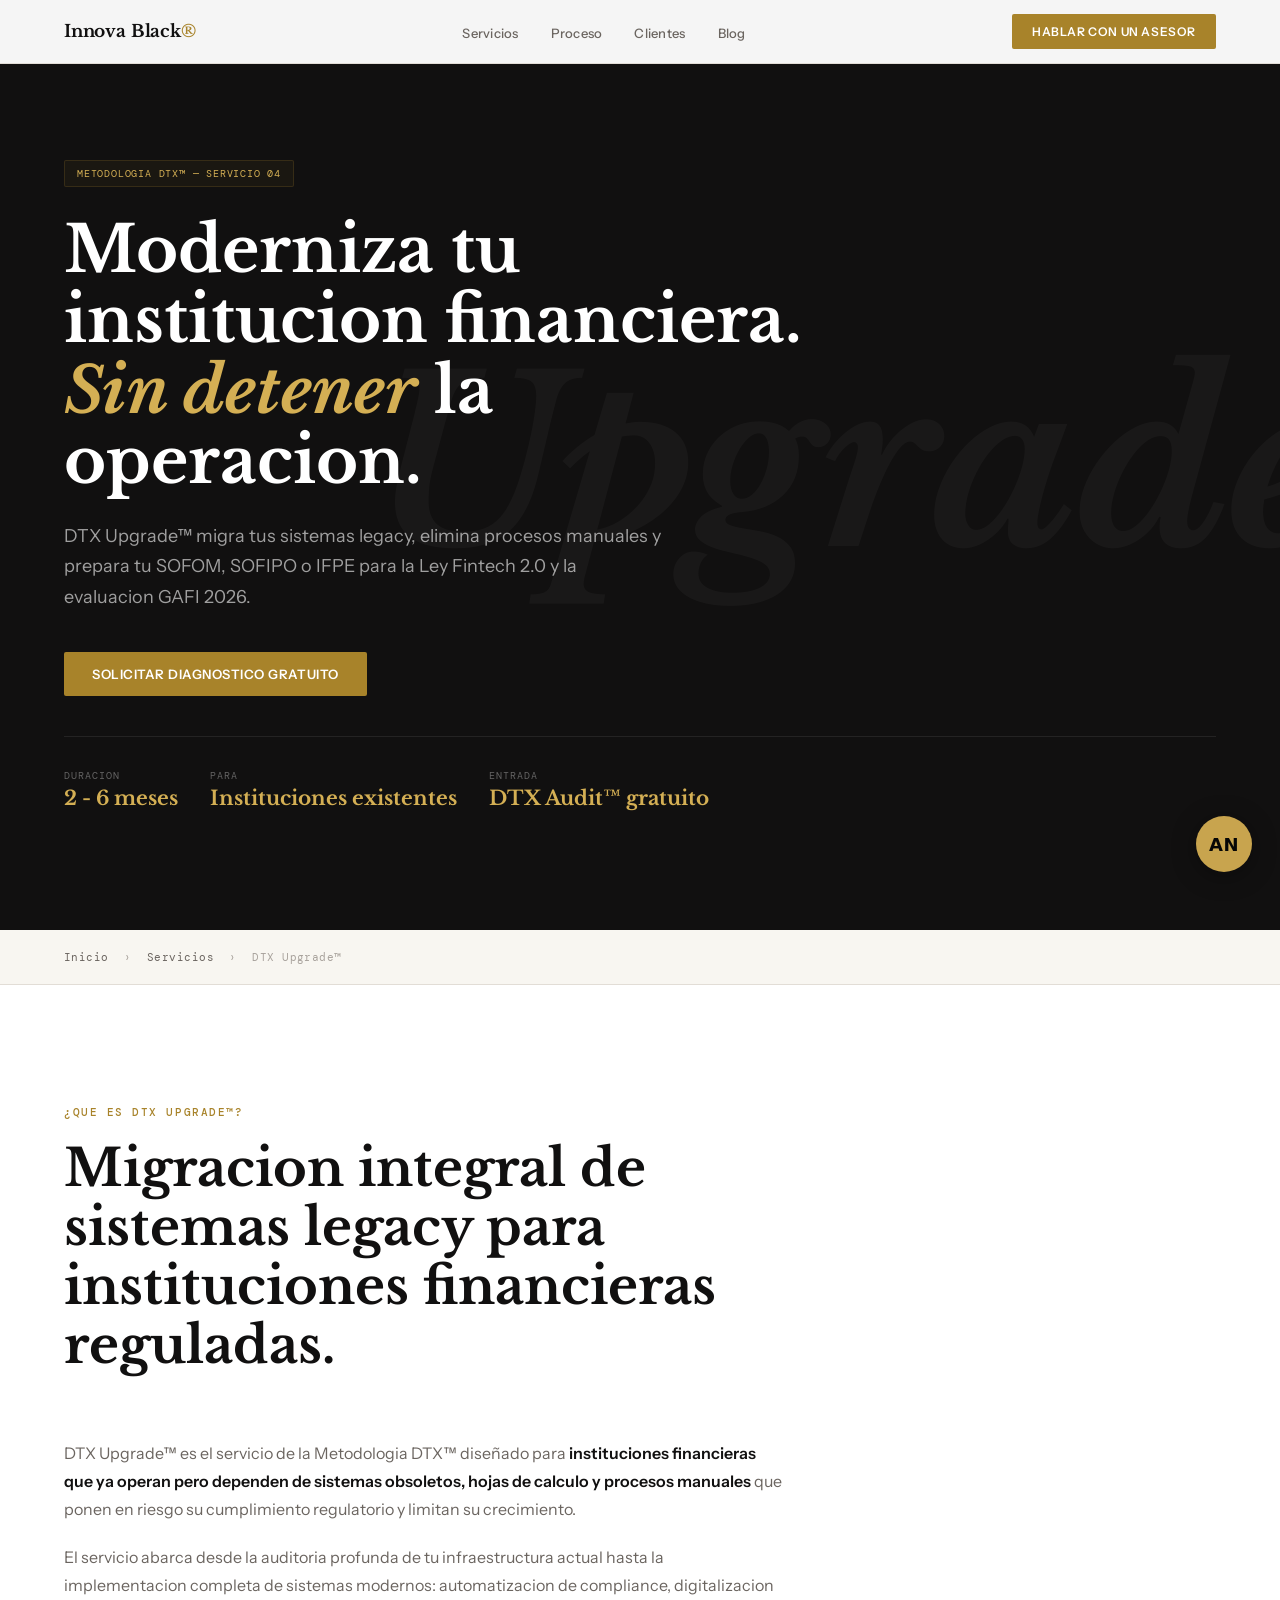
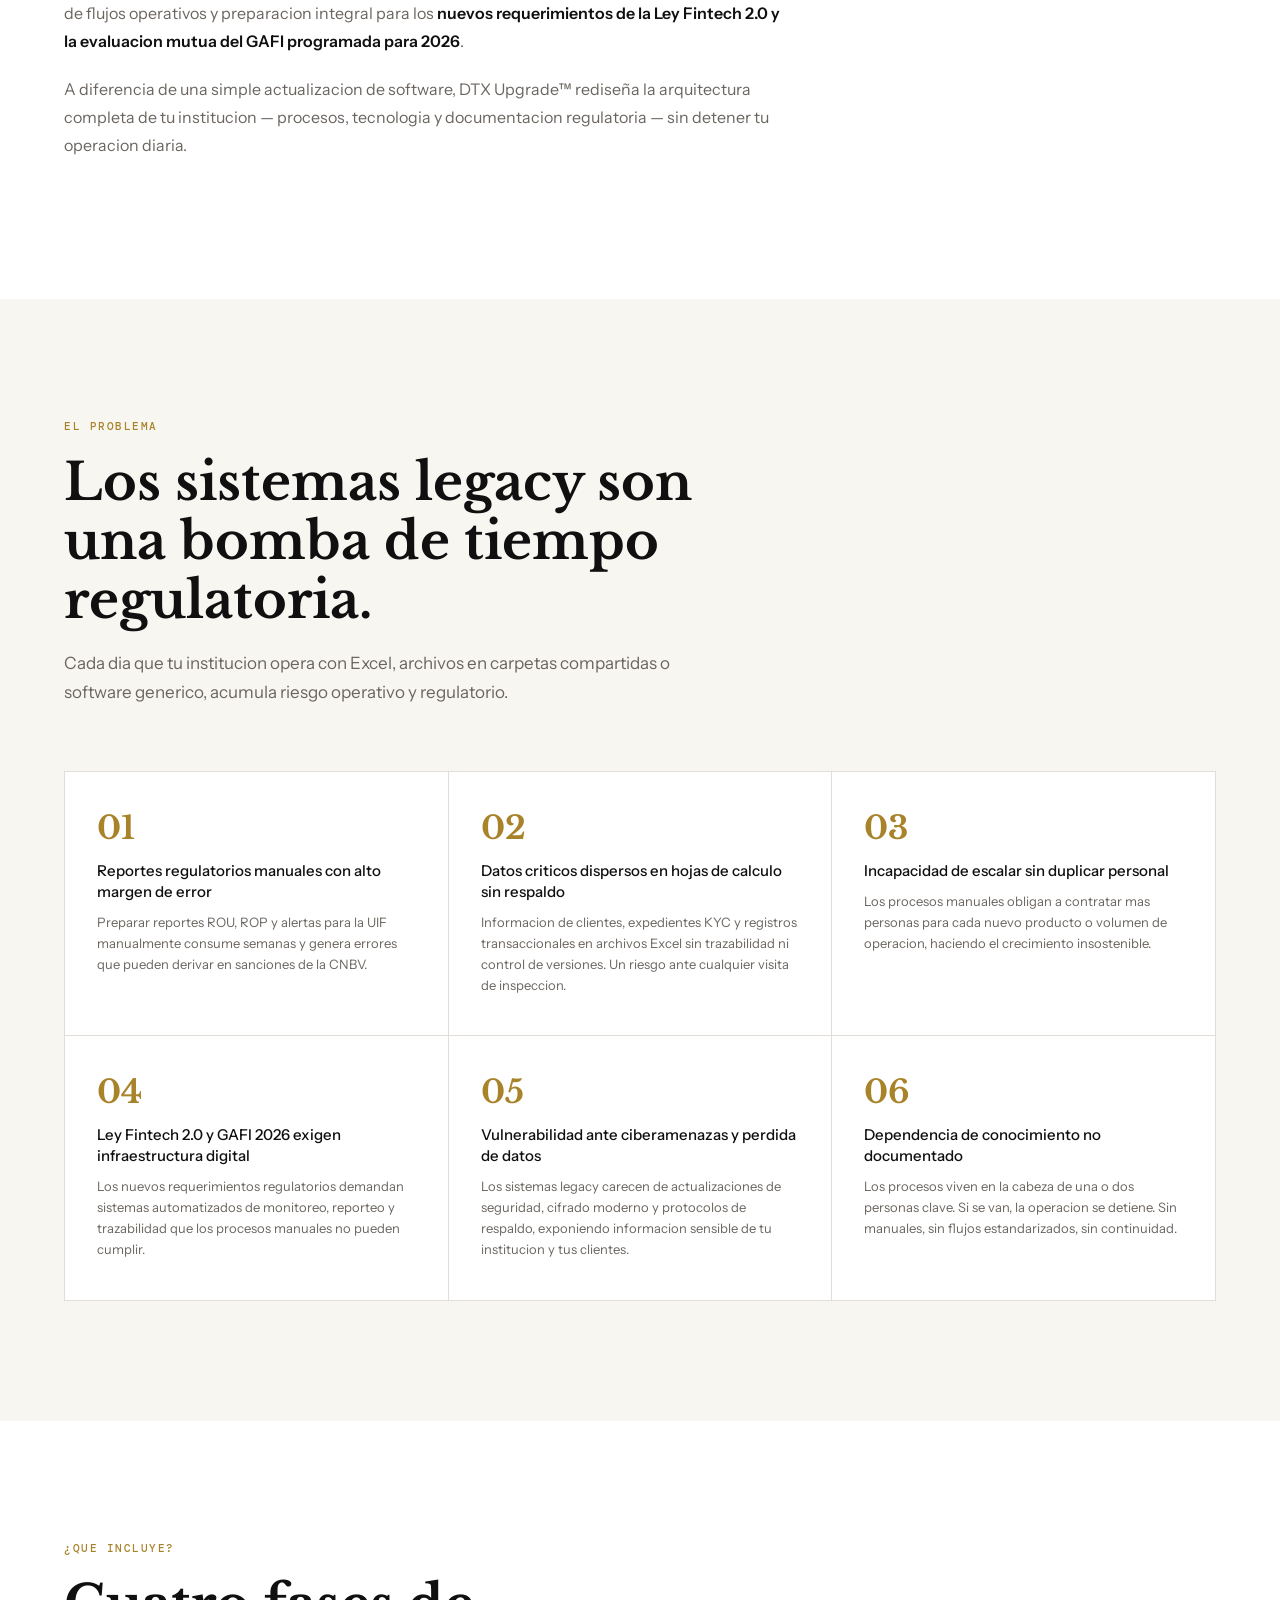
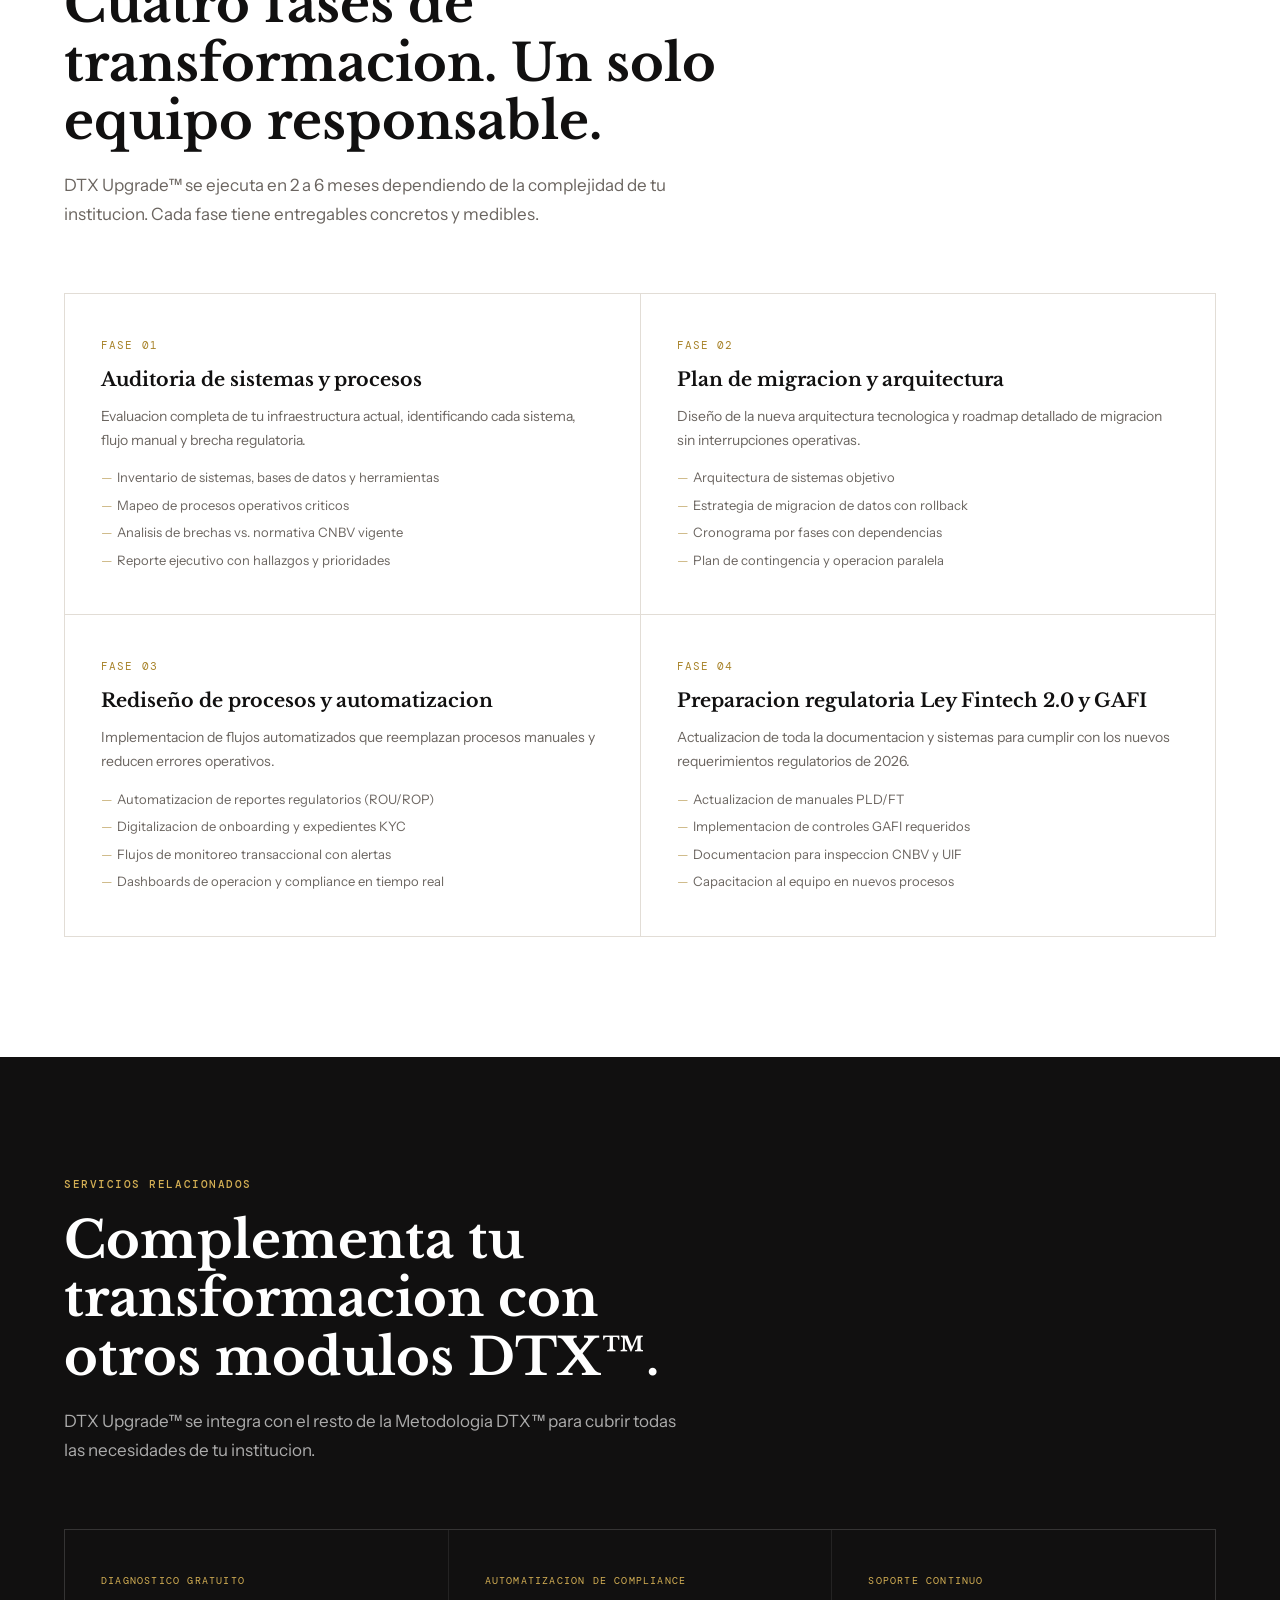
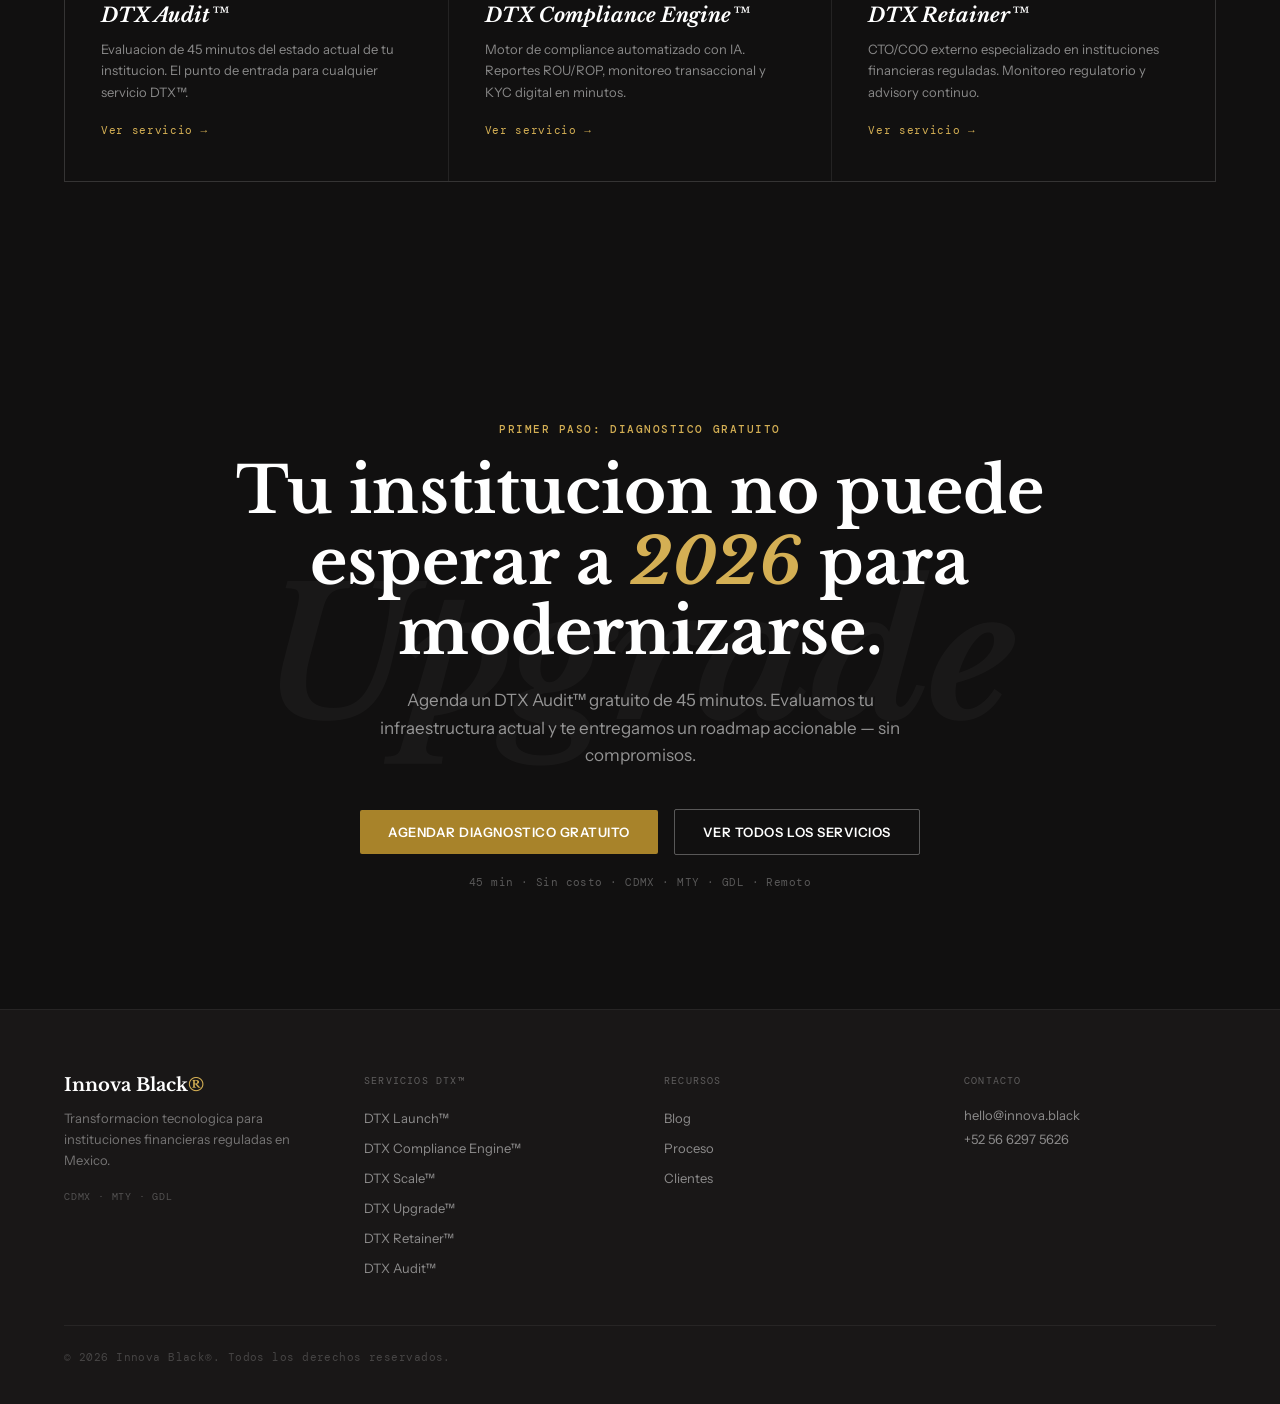
<file: web/dtx-upgrade/index.html>
<!DOCTYPE html>
<html lang="es">
<head>
  <meta charset="UTF-8" />
  <meta name="viewport" content="width=device-width, initial-scale=1.0" />

  <!-- Google Analytics -->
  <script async src="https://www.googletagmanager.com/gtag/js?id=G-E0Y70WW412"></script>
  <script>
    window.dataLayer = window.dataLayer || [];
    function gtag(){dataLayer.push(arguments);}
    gtag('js', new Date());
    gtag('config', 'G-E0Y70WW412');
  </script>

  <title>DTX Upgrade™ — Migración Legacy para SOFOMs | Innova Black</title>
  <meta name="description" content="Migración de sistemas legacy y rediseño de procesos manuales para instituciones financieras reguladas. Preparación integral para Ley Fintech 2.0 y evaluación GAFI 2026." />
  <link rel="canonical" href="https://innovablack.ai/dtx-upgrade/" />

  <!-- Open Graph -->
  <meta property="og:type" content="website" />
  <meta property="og:url" content="https://innovablack.ai/dtx-upgrade/" />
  <meta property="og:title" content="DTX Upgrade™ — Migración Legacy para SOFOMs | Innova Black" />
  <meta property="og:description" content="Migración de sistemas legacy y rediseño de procesos manuales para SOFOMs, SOFIPOs e IFPEs. Preparación para Ley Fintech 2.0 y GAFI 2026." />
  <meta property="og:image" content="https://innovablack.ai/og-dtx-upgrade.jpg" />
  <meta property="og:locale" content="es_MX" />
  <meta property="og:site_name" content="Innova Black®" />

  <!-- Twitter Card -->
  <meta name="twitter:card" content="summary_large_image" />
  <meta name="twitter:title" content="DTX Upgrade™ — Migración Legacy para SOFOMs | Innova Black" />
  <meta name="twitter:description" content="Migración de sistemas legacy y rediseño de procesos manuales para SOFOMs, SOFIPOs e IFPEs. Preparación para Ley Fintech 2.0 y GAFI 2026." />
  <meta name="twitter:image" content="https://innovablack.ai/og-dtx-upgrade.jpg" />

  <link rel="preconnect" href="https://fonts.googleapis.com" />
  <link rel="preconnect" href="https://fonts.gstatic.com" crossorigin />
  <link href="https://fonts.googleapis.com/css2?family=Libre+Baskerville:ital,wght@0,400;0,700;1,400&family=Instrument+Sans:wght@300;400;500;600&family=DM+Mono:wght@400;500&display=swap" rel="stylesheet" />
  <link rel="stylesheet" href="../chatbot.css" />

  <!-- Schema.org JSON-LD -->
  <script type="application/ld+json">
  {
    "@context": "https://schema.org",
    "@type": "Service",
    "name": "DTX Upgrade™",
    "provider": {
      "@type": "ProfessionalService",
      "name": "Innova Black®",
      "url": "https://innovablack.ai"
    },
    "url": "https://innovablack.ai/dtx-upgrade/",
    "description": "Migración de sistemas legacy y rediseño de procesos manuales para instituciones financieras reguladas en México. Preparación para Ley Fintech 2.0 y evaluación GAFI 2026.",
    "areaServed": "MX",
    "serviceType": "Migración de Sistemas Legacy"
  }
  </script>

  <!-- FAQ Schema.org JSON-LD -->
  <script type="application/ld+json">
  {
    "@context": "https://schema.org",
    "@type": "FAQPage",
    "mainEntity": [
      {
        "@type": "Question",
        "name": "¿Cómo migrar de Excel a un sistema especializado para SOFOMs?",
        "acceptedAnswer": {
          "@type": "Answer",
          "text": "La migración de Excel a un sistema especializado para SOFOMs se realiza en cuatro fases con DTX Upgrade™ de Innova Black®: primero una auditoría completa de sistemas y procesos actuales; luego el diseño de la nueva arquitectura con estrategia de migración de datos y plan de rollback; después la implementación de flujos automatizados que reemplazan los procesos manuales; y finalmente la preparación regulatoria completa. Todo sin detener la operación diaria de tu institución."
        }
      },
      {
        "@type": "Question",
        "name": "¿Qué riesgos tienen los sistemas legacy en instituciones financieras?",
        "acceptedAnswer": {
          "@type": "Answer",
          "text": "Los sistemas legacy en instituciones financieras representan múltiples riesgos: reportes regulatorios manuales con alto margen de error que pueden derivar en sanciones de la CNBV, datos críticos dispersos en hojas de cálculo sin respaldo ni trazabilidad, vulnerabilidad ante ciberamenazas por falta de actualizaciones de seguridad, e incapacidad de escalar sin duplicar personal. Además, la Ley Fintech 2.0 y la evaluación GAFI 2026 exigen infraestructura digital automatizada."
        }
      },
      {
        "@type": "Question",
        "name": "¿Cómo prepararse para la evaluación GAFI 2026?",
        "acceptedAnswer": {
          "@type": "Answer",
          "text": "Para prepararse para la evaluación mutua del GAFI 2026, las instituciones financieras deben implementar sistemas automatizados de monitoreo transaccional, reportería regulatoria y trazabilidad que cumplan con los nuevos estándares internacionales. DTX Upgrade™ incluye una fase específica de preparación regulatoria que abarca la actualización de manuales PLD/FT, implementación de controles GAFI requeridos, documentación lista para inspección de la CNBV y UIF, y capacitación al equipo en los nuevos procesos."
        }
      }
    ]
  }
  </script>

  <!-- BreadcrumbList JSON-LD -->
  <script type="application/ld+json">
  {
    "@context": "https://schema.org",
    "@type": "BreadcrumbList",
    "itemListElement": [
      {
        "@type": "ListItem",
        "position": 1,
        "name": "Inicio",
        "item": "https://innovablack.ai/"
      },
      {
        "@type": "ListItem",
        "position": 2,
        "name": "Servicios",
        "item": "https://innovablack.ai/#servicios"
      },
      {
        "@type": "ListItem",
        "position": 3,
        "name": "DTX Upgrade™",
        "item": "https://innovablack.ai/dtx-upgrade/"
      }
    ]
  }
  </script>

  <style>
    /* ============================================================
       TOKENS
    ============================================================ */
    :root {
      --white:      #FFFFFF;
      --paper:      #F8F6F1;
      --ink:        #111010;
      --muted:      #6B6560;
      --light:      #A8A29C;
      --rule:       #E2DDD6;
      --gold:       #A8832A;
      --gold2:      #C49B35;
      --gold3:      #D4AF54;
      --gold-bg:    #FBF7EE;
      --gold-rule:  rgba(168,131,42,.20);
      --gold-pale:  rgba(168,131,42,.06);
      --neg:        #111010;
      --neg2:       #191717;

      --serif:  'Libre Baskerville', Georgia, serif;
      --sans:   'Instrument Sans', system-ui, sans-serif;
      --mono:   'DM Mono', monospace;

      --pad-x: 64px;
      --pad-y: 120px;
    }

    /* ============================================================
       RESET & BASE
    ============================================================ */
    *, *::before, *::after { box-sizing: border-box; margin: 0; padding: 0; }
    html { scroll-behavior: smooth; }
    body {
      font-family: var(--sans);
      font-weight: 400;
      color: var(--ink);
      background: var(--white);
      -webkit-font-smoothing: antialiased;
      overflow-x: hidden;
    }
    a { color: inherit; text-decoration: none; }
    img { display: block; max-width: 100%; }

    /* ============================================================
       TYPOGRAPHY HELPERS
    ============================================================ */
    .eyebrow {
      font-family: var(--mono);
      font-size: 11px;
      font-weight: 500;
      letter-spacing: .14em;
      text-transform: uppercase;
      color: var(--gold);
      display: block;
      margin-bottom: 20px;
    }
    .s-h2 {
      font-family: var(--serif);
      font-size: clamp(32px, 4vw, 52px);
      font-weight: 700;
      line-height: 1.15;
      color: var(--ink);
      margin-bottom: 20px;
    }
    .s-lead {
      font-size: 17px;
      font-weight: 300;
      line-height: 1.7;
      color: var(--muted);
      max-width: 620px;
    }
    .on-dark .s-h2 { color: var(--white); }
    .on-dark .s-lead { color: rgba(255,255,255,.65); }
    .on-dark .eyebrow { color: var(--gold3); }

    /* ============================================================
       SCROLL REVEAL
    ============================================================ */
    .r {
      opacity: 0;
      transform: translateY(22px);
      transition: opacity .55s ease, transform .55s ease;
    }
    .r.in { opacity: 1; transform: none; }
    .d1 { transition-delay: .08s; }
    .d2 { transition-delay: .16s; }
    .d3 { transition-delay: .24s; }
    .d4 { transition-delay: .32s; }
    .d5 { transition-delay: .40s; }

    /* ============================================================
       BUTTONS
    ============================================================ */
    .btn {
      display: inline-flex;
      align-items: center;
      gap: 8px;
      font-family: var(--sans);
      font-size: 13px;
      font-weight: 600;
      letter-spacing: .04em;
      text-transform: uppercase;
      padding: 14px 28px;
      border-radius: 2px;
      cursor: pointer;
      transition: all .2s ease;
      border: none;
    }
    .btn-gold {
      background: var(--gold);
      color: var(--white);
    }
    .btn-gold:hover { background: var(--gold2); }
    .btn-outline {
      background: transparent;
      color: var(--white);
      border: 1px solid rgba(255,255,255,.3);
    }
    .btn-outline:hover { border-color: var(--gold3); color: var(--gold3); }
    .btn-outline-dark {
      background: transparent;
      color: var(--ink);
      border: 1px solid var(--rule);
    }
    .btn-outline-dark:hover { border-color: var(--gold); color: var(--gold); }

    /* ============================================================
       NAV
    ============================================================ */
    #nav {
      position: fixed;
      top: 0; left: 0; right: 0;
      z-index: 100;
      background: rgba(255,255,255,.96);
      backdrop-filter: blur(8px);
      border-bottom: 1px solid var(--rule);
      height: 64px;
      display: flex;
      align-items: center;
      padding: 0 var(--pad-x);
      transition: box-shadow .2s;
    }
    #nav.scrolled { box-shadow: 0 2px 24px rgba(17,16,16,.06); }
    .nav-inner {
      display: flex;
      align-items: center;
      justify-content: space-between;
      width: 100%;
      max-width: 1200px;
      margin: 0 auto;
    }
    .nav-logo {
      font-family: var(--serif);
      font-size: 17px;
      font-weight: 700;
      color: var(--ink);
      letter-spacing: -.01em;
    }
    .nav-logo span { color: var(--gold); }
    .nav-links {
      display: flex;
      align-items: center;
      gap: 32px;
      list-style: none;
    }
    .nav-links a {
      font-size: 13px;
      font-weight: 500;
      color: var(--muted);
      letter-spacing: .02em;
      transition: color .15s;
    }
    .nav-links a:hover { color: var(--ink); }
    .nav-cta {
      font-family: var(--sans);
      font-size: 12px;
      font-weight: 600;
      letter-spacing: .05em;
      text-transform: uppercase;
      color: var(--white);
      background: var(--gold);
      padding: 10px 20px;
      border-radius: 2px;
      transition: background .15s;
      cursor: pointer;
    }
    .nav-cta:hover { background: var(--gold2); }
    .nav-hamburger {
      display: none;
      flex-direction: column;
      gap: 5px;
      cursor: pointer;
      padding: 4px;
    }
    .nav-hamburger span {
      display: block;
      width: 22px;
      height: 2px;
      background: var(--ink);
      transition: all .2s;
    }

    /* ============================================================
       HERO (DARK)
    ============================================================ */
    #hero {
      background: var(--neg);
      padding: 160px var(--pad-x) var(--pad-y);
      position: relative;
      overflow: hidden;
    }
    .hero-ghost {
      position: absolute;
      right: -60px;
      top: 50%;
      transform: translateY(-50%);
      font-family: var(--serif);
      font-size: clamp(100px, 18vw, 280px);
      font-weight: 700;
      font-style: italic;
      color: var(--white);
      opacity: .03;
      white-space: nowrap;
      pointer-events: none;
      user-select: none;
    }
    .hero-inner {
      max-width: 1200px;
      margin: 0 auto;
      position: relative;
      z-index: 1;
    }
    .hero-badge {
      display: inline-block;
      font-family: var(--mono);
      font-size: 10px;
      letter-spacing: .08em;
      text-transform: uppercase;
      background: var(--gold-pale);
      color: var(--gold3);
      border: 1px solid var(--gold-rule);
      padding: 6px 12px;
      border-radius: 2px;
      margin-bottom: 28px;
    }
    .hero-h1 {
      font-family: var(--serif);
      font-size: clamp(36px, 5vw, 68px);
      font-weight: 700;
      line-height: 1.1;
      color: var(--white);
      margin-bottom: 24px;
      max-width: 800px;
    }
    .hero-h1 em {
      font-style: italic;
      color: var(--gold3);
    }
    .hero-sub {
      font-size: 18px;
      font-weight: 300;
      line-height: 1.7;
      color: rgba(255,255,255,.6);
      max-width: 600px;
      margin-bottom: 40px;
    }
    .hero-meta {
      display: flex;
      align-items: center;
      gap: 32px;
      margin-top: 40px;
      padding-top: 32px;
      border-top: 1px solid rgba(255,255,255,.08);
    }
    .hero-meta-item {
      display: flex;
      flex-direction: column;
      gap: 4px;
    }
    .hero-meta-label {
      font-family: var(--mono);
      font-size: 10px;
      letter-spacing: .1em;
      text-transform: uppercase;
      color: rgba(255,255,255,.35);
    }
    .hero-meta-value {
      font-family: var(--serif);
      font-size: 20px;
      font-weight: 700;
      color: var(--gold3);
    }

    /* ============================================================
       BREADCRUMBS
    ============================================================ */
    .breadcrumbs {
      padding: 20px var(--pad-x);
      background: var(--paper);
      border-bottom: 1px solid var(--rule);
    }
    .breadcrumbs-inner {
      max-width: 1200px;
      margin: 0 auto;
      font-family: var(--mono);
      font-size: 11px;
      color: var(--light);
      letter-spacing: .04em;
    }
    .breadcrumbs-inner a {
      color: var(--muted);
      transition: color .15s;
    }
    .breadcrumbs-inner a:hover { color: var(--gold); }
    .breadcrumbs-inner span { margin: 0 8px; }

    /* ============================================================
       SECTIONS
    ============================================================ */
    .sec {
      padding: var(--pad-y) var(--pad-x);
    }
    .sec-inner {
      max-width: 1200px;
      margin: 0 auto;
    }
    .sec-header {
      max-width: 680px;
      margin-bottom: 64px;
    }
    .sec-bg-paper { background: var(--paper); }
    .sec-bg-white { background: var(--white); }
    .sec-bg-dark { background: var(--neg); }

    /* ============================================================
       CONTENT BLOCKS
    ============================================================ */
    .content-block {
      font-size: 16px;
      font-weight: 300;
      line-height: 1.75;
      color: var(--muted);
      max-width: 720px;
    }
    .content-block p { margin-bottom: 20px; }
    .content-block strong {
      font-weight: 600;
      color: var(--ink);
    }

    /* ============================================================
       PROBLEM GRID
    ============================================================ */
    .problem-grid {
      display: grid;
      grid-template-columns: repeat(3, 1fr);
      gap: 1px;
      background: var(--rule);
      border: 1px solid var(--rule);
    }
    .problem-card {
      background: var(--white);
      padding: 40px 32px;
      position: relative;
      overflow: hidden;
      transition: background .2s;
    }
    .problem-card::before {
      content: '';
      position: absolute;
      top: 0; left: 0; right: 0;
      height: 2px;
      background: var(--gold);
      transform: scaleX(0);
      transform-origin: left;
      transition: transform .3s ease;
    }
    .problem-card:hover::before { transform: scaleX(1); }
    .problem-card:hover { background: var(--gold-bg); }
    .problem-icon {
      font-family: var(--serif);
      font-size: 32px;
      font-weight: 700;
      color: var(--gold);
      line-height: 1;
      margin-bottom: 16px;
    }
    .problem-label {
      font-size: 15px;
      font-weight: 500;
      color: var(--ink);
      line-height: 1.4;
      margin-bottom: 10px;
    }
    .problem-desc {
      font-size: 13px;
      font-weight: 300;
      color: var(--muted);
      line-height: 1.6;
    }

    /* ============================================================
       INCLUDES GRID
    ============================================================ */
    .includes-grid {
      display: grid;
      grid-template-columns: repeat(2, 1fr);
      gap: 1px;
      background: var(--rule);
      border: 1px solid var(--rule);
    }
    .include-card {
      background: var(--white);
      padding: 44px 36px;
      position: relative;
      overflow: hidden;
      transition: background .2s;
    }
    .include-card::before {
      content: '';
      position: absolute;
      top: 0; left: 0; right: 0;
      height: 2px;
      background: var(--gold);
      transform: scaleX(0);
      transform-origin: left;
      transition: transform .3s ease;
    }
    .include-card:hover::before { transform: scaleX(1); }
    .include-card:hover { background: var(--gold-bg); }
    .include-num {
      font-family: var(--mono);
      font-size: 11px;
      color: var(--gold);
      letter-spacing: .1em;
      margin-bottom: 16px;
      display: block;
    }
    .include-title {
      font-family: var(--serif);
      font-size: 19px;
      font-weight: 700;
      color: var(--ink);
      margin-bottom: 12px;
      line-height: 1.3;
    }
    .include-desc {
      font-size: 14px;
      font-weight: 300;
      color: var(--muted);
      line-height: 1.7;
    }
    .include-list {
      list-style: none;
      margin-top: 16px;
      display: flex;
      flex-direction: column;
      gap: 8px;
    }
    .include-list li {
      font-size: 13px;
      font-weight: 400;
      color: var(--muted);
      padding-left: 16px;
      position: relative;
      line-height: 1.5;
    }
    .include-list li::before {
      content: '\2014';
      position: absolute;
      left: 0;
      color: var(--gold);
      opacity: .6;
    }

    /* ============================================================
       RELATED SERVICES
    ============================================================ */
    .related-grid {
      display: grid;
      grid-template-columns: repeat(3, 1fr);
      gap: 1px;
      background: rgba(255,255,255,.08);
      border: 1px solid rgba(255,255,255,.08);
    }
    .related-card {
      background: var(--neg);
      padding: 44px 36px;
      position: relative;
      overflow: hidden;
      transition: background .2s;
      display: block;
    }
    .related-card::before {
      content: '';
      position: absolute;
      top: 0; left: 0; right: 0;
      height: 2px;
      background: var(--gold);
      transform: scaleX(0);
      transform-origin: left;
      transition: transform .3s ease;
    }
    .related-card:hover::before { transform: scaleX(1); }
    .related-card:hover { background: #171515; }
    .related-tag {
      font-family: var(--mono);
      font-size: 10px;
      letter-spacing: .12em;
      text-transform: uppercase;
      color: var(--gold3);
      margin-bottom: 16px;
      display: block;
    }
    .related-name {
      font-family: var(--serif);
      font-size: 20px;
      font-weight: 700;
      font-style: italic;
      color: var(--white);
      margin-bottom: 12px;
    }
    .related-desc {
      font-size: 13px;
      font-weight: 300;
      color: rgba(255,255,255,.5);
      line-height: 1.65;
    }
    .related-arrow {
      margin-top: 20px;
      font-family: var(--mono);
      font-size: 11px;
      color: var(--gold3);
      letter-spacing: .06em;
    }

    /* ============================================================
       CTA
    ============================================================ */
    #cta {
      padding: var(--pad-y) var(--pad-x);
      background: var(--neg);
      position: relative;
      overflow: hidden;
    }
    .cta-ghost {
      position: absolute;
      left: 50%;
      top: 50%;
      transform: translate(-50%, -50%);
      font-family: var(--serif);
      font-size: clamp(80px, 14vw, 220px);
      font-weight: 700;
      font-style: italic;
      color: var(--white);
      opacity: .03;
      white-space: nowrap;
      pointer-events: none;
      user-select: none;
    }
    .cta-inner {
      max-width: 900px;
      margin: 0 auto;
      text-align: center;
      position: relative;
      z-index: 1;
    }
    .cta-h2 {
      font-family: var(--serif);
      font-size: clamp(36px, 5vw, 64px);
      font-weight: 700;
      color: var(--white);
      line-height: 1.1;
      margin-bottom: 20px;
    }
    .cta-h2 em { font-style: italic; color: var(--gold3); }
    .cta-sub {
      font-size: 17px;
      font-weight: 300;
      color: rgba(255,255,255,.55);
      line-height: 1.6;
      max-width: 560px;
      margin: 0 auto 40px;
    }
    .cta-actions {
      display: flex;
      align-items: center;
      justify-content: center;
      gap: 16px;
      flex-wrap: wrap;
    }
    .cta-note {
      margin-top: 20px;
      font-family: var(--mono);
      font-size: 11px;
      color: rgba(255,255,255,.3);
      letter-spacing: .04em;
    }

    /* ============================================================
       FOOTER
    ============================================================ */
    #footer {
      padding: 64px var(--pad-x) 40px;
      background: var(--neg2);
      border-top: 1px solid rgba(255,255,255,.06);
    }
    .footer-top {
      max-width: 1200px;
      margin: 0 auto;
      display: grid;
      grid-template-columns: 1fr 1fr 1fr 1fr;
      gap: 48px;
      padding-bottom: 48px;
      border-bottom: 1px solid rgba(255,255,255,.06);
    }
    .footer-logo {
      font-family: var(--serif);
      font-size: 18px;
      font-weight: 700;
      color: var(--white);
      margin-bottom: 12px;
    }
    .footer-logo span { color: var(--gold3); }
    .footer-tagline {
      font-size: 13px;
      font-weight: 300;
      color: rgba(255,255,255,.4);
      line-height: 1.6;
      margin-bottom: 20px;
    }
    .footer-cities {
      font-family: var(--mono);
      font-size: 10px;
      color: rgba(255,255,255,.25);
      letter-spacing: .08em;
      text-transform: uppercase;
    }
    .footer-col-title {
      font-family: var(--mono);
      font-size: 10px;
      letter-spacing: .12em;
      text-transform: uppercase;
      color: rgba(255,255,255,.3);
      margin-bottom: 20px;
    }
    .footer-links {
      list-style: none;
      display: flex;
      flex-direction: column;
      gap: 10px;
    }
    .footer-links a {
      font-size: 13px;
      font-weight: 300;
      color: rgba(255,255,255,.5);
      transition: color .15s;
    }
    .footer-links a:hover { color: var(--gold3); }
    .footer-contact a {
      display: block;
      font-size: 13px;
      font-weight: 300;
      color: rgba(255,255,255,.5);
      margin-bottom: 8px;
      transition: color .15s;
    }
    .footer-contact a:hover { color: var(--gold3); }
    .footer-bottom {
      max-width: 1200px;
      margin: 24px auto 0;
      display: flex;
      align-items: center;
      justify-content: space-between;
    }
    .footer-copy {
      font-family: var(--mono);
      font-size: 11px;
      color: rgba(255,255,255,.2);
      letter-spacing: .04em;
    }

    /* ============================================================
       MOBILE NAV
    ============================================================ */
    .mobile-menu {
      display: none;
      position: fixed;
      top: 64px; left: 0; right: 0;
      background: var(--white);
      border-bottom: 1px solid var(--rule);
      padding: 24px var(--pad-x);
      z-index: 99;
      flex-direction: column;
      gap: 20px;
    }
    .mobile-menu.open { display: flex; }
    .mobile-menu a {
      font-size: 15px;
      font-weight: 500;
      color: var(--ink);
      padding: 8px 0;
      border-bottom: 1px solid var(--rule);
    }

    /* ============================================================
       RESPONSIVE
    ============================================================ */
    @media (max-width: 1024px) {
      :root { --pad-x: 40px; --pad-y: 96px; }
      #hero { padding: 140px var(--pad-x) var(--pad-y); }
      .problem-grid { grid-template-columns: repeat(2, 1fr); }
      .includes-grid { grid-template-columns: 1fr; }
      .related-grid { grid-template-columns: 1fr; }
      .footer-top { grid-template-columns: 1fr 1fr; gap: 40px; }
    }

    @media (max-width: 768px) {
      :root { --pad-x: 28px; --pad-y: 80px; }
      .nav-links, .nav-cta { display: none; }
      .nav-hamburger { display: flex; }
      #hero { padding: 120px var(--pad-x) var(--pad-y); }
      .hero-meta { flex-direction: column; gap: 20px; align-items: flex-start; }
      .problem-grid { grid-template-columns: 1fr; }
      .includes-grid { grid-template-columns: 1fr; }
      .related-grid { grid-template-columns: 1fr; }
      .footer-top { grid-template-columns: 1fr; }
      .footer-bottom { flex-direction: column; gap: 12px; text-align: center; }
    }
  </style>
</head>
<body>

  <!-- ============================================================
       NAV
  ============================================================ -->
  <nav id="nav">
    <div class="nav-inner">
      <a href="/" class="nav-logo">Innova Black<span>®</span></a>
      <ul class="nav-links">
        <li><a href="/#servicios">Servicios</a></li>
        <li><a href="/#proceso">Proceso</a></li>
        <li><a href="/#clientes">Clientes</a></li>
        <li><a href="/blog">Blog</a></li>
      </ul>
      <a href="#" class="nav-cta" onclick="var b=document.getElementById('vbot-bubble');if(b)b.click();return false;">Hablar con un asesor</a>
      <div class="nav-hamburger" id="hamburger" aria-label="Menu">
        <span></span><span></span><span></span>
      </div>
    </div>
  </nav>

  <!-- Mobile menu -->
  <div class="mobile-menu" id="mobile-menu">
    <a href="/#servicios" class="mobile-link">Servicios</a>
    <a href="/#proceso" class="mobile-link">Proceso</a>
    <a href="/#clientes" class="mobile-link">Clientes</a>
    <a href="/blog" class="mobile-link">Blog</a>
    <a href="#" class="mobile-link" style="color:var(--gold);font-weight:600;" onclick="var b=document.getElementById('vbot-bubble');if(b)b.click();return false;">Hablar con un asesor</a>
  </div>

  <!-- ============================================================
       HERO
  ============================================================ -->
  <section id="hero">
    <div class="hero-ghost">Upgrade</div>
    <div class="hero-inner">
      <div class="hero-badge r">Metodologia DTX™ — Servicio 04</div>
      <h1 class="hero-h1 r d1">Moderniza tu institucion financiera.<br /><em>Sin detener</em> la operacion.</h1>
      <p class="hero-sub r d2">DTX Upgrade™ migra tus sistemas legacy, elimina procesos manuales y prepara tu SOFOM, SOFIPO o IFPE para la Ley Fintech 2.0 y la evaluacion GAFI 2026.</p>
      <div class="r d3">
        <a href="#" class="btn btn-gold" onclick="var b=document.getElementById('vbot-bubble');if(b)b.click();return false;">Solicitar diagnostico gratuito</a>
      </div>
      <div class="hero-meta r d4">
        <div class="hero-meta-item">
          <span class="hero-meta-label">Duracion</span>
          <span class="hero-meta-value">2 - 6 meses</span>
        </div>
        <div class="hero-meta-item">
          <span class="hero-meta-label">Para</span>
          <span class="hero-meta-value">Instituciones existentes</span>
        </div>
        <div class="hero-meta-item">
          <span class="hero-meta-label">Entrada</span>
          <span class="hero-meta-value">DTX Audit™ gratuito</span>
        </div>
      </div>
    </div>
  </section>

  <!-- ============================================================
       BREADCRUMBS
  ============================================================ -->
  <div class="breadcrumbs">
    <div class="breadcrumbs-inner">
      <a href="/">Inicio</a> <span>›</span> <a href="/#servicios">Servicios</a> <span>›</span> DTX Upgrade™
    </div>
  </div>

  <!-- ============================================================
       QUE ES
  ============================================================ -->
  <section class="sec sec-bg-white" id="que-es">
    <div class="sec-inner">
      <div class="sec-header">
        <span class="eyebrow r">¿Que es DTX Upgrade™?</span>
        <h2 class="s-h2 r d1">Migracion integral de sistemas legacy para instituciones financieras reguladas.</h2>
      </div>
      <div class="content-block r d2">
        <p>DTX Upgrade™ es el servicio de la Metodologia DTX™ diseñado para <strong>instituciones financieras que ya operan pero dependen de sistemas obsoletos, hojas de calculo y procesos manuales</strong> que ponen en riesgo su cumplimiento regulatorio y limitan su crecimiento.</p>
        <p>El servicio abarca desde la auditoria profunda de tu infraestructura actual hasta la implementacion completa de sistemas modernos: automatizacion de compliance, digitalizacion de flujos operativos y preparacion integral para los <strong>nuevos requerimientos de la Ley Fintech 2.0 y la evaluacion mutua del GAFI programada para 2026</strong>.</p>
        <p>A diferencia de una simple actualizacion de software, DTX Upgrade™ rediseña la arquitectura completa de tu institucion — procesos, tecnologia y documentacion regulatoria — sin detener tu operacion diaria.</p>
      </div>
    </div>
  </section>

  <!-- ============================================================
       EL PROBLEMA DE LOS SISTEMAS LEGACY
  ============================================================ -->
  <section class="sec sec-bg-paper" id="problema-legacy">
    <div class="sec-inner">
      <div class="sec-header">
        <span class="eyebrow r">El problema</span>
        <h2 class="s-h2 r d1">Los sistemas legacy son una bomba de tiempo regulatoria.</h2>
        <p class="s-lead r d2">Cada dia que tu institucion opera con Excel, archivos en carpetas compartidas o software generico, acumula riesgo operativo y regulatorio.</p>
      </div>
      <div class="problem-grid">
        <div class="problem-card r">
          <div class="problem-icon">01</div>
          <div class="problem-label">Reportes regulatorios manuales con alto margen de error</div>
          <div class="problem-desc">Preparar reportes ROU, ROP y alertas para la UIF manualmente consume semanas y genera errores que pueden derivar en sanciones de la CNBV.</div>
        </div>
        <div class="problem-card r d1">
          <div class="problem-icon">02</div>
          <div class="problem-label">Datos criticos dispersos en hojas de calculo sin respaldo</div>
          <div class="problem-desc">Informacion de clientes, expedientes KYC y registros transaccionales en archivos Excel sin trazabilidad ni control de versiones. Un riesgo ante cualquier visita de inspeccion.</div>
        </div>
        <div class="problem-card r d2">
          <div class="problem-icon">03</div>
          <div class="problem-label">Incapacidad de escalar sin duplicar personal</div>
          <div class="problem-desc">Los procesos manuales obligan a contratar mas personas para cada nuevo producto o volumen de operacion, haciendo el crecimiento insostenible.</div>
        </div>
        <div class="problem-card r d3">
          <div class="problem-icon">04</div>
          <div class="problem-label">Ley Fintech 2.0 y GAFI 2026 exigen infraestructura digital</div>
          <div class="problem-desc">Los nuevos requerimientos regulatorios demandan sistemas automatizados de monitoreo, reporteo y trazabilidad que los procesos manuales no pueden cumplir.</div>
        </div>
        <div class="problem-card r d4">
          <div class="problem-icon">05</div>
          <div class="problem-label">Vulnerabilidad ante ciberamenazas y perdida de datos</div>
          <div class="problem-desc">Los sistemas legacy carecen de actualizaciones de seguridad, cifrado moderno y protocolos de respaldo, exponiendo informacion sensible de tu institucion y tus clientes.</div>
        </div>
        <div class="problem-card r d5">
          <div class="problem-icon">06</div>
          <div class="problem-label">Dependencia de conocimiento no documentado</div>
          <div class="problem-desc">Los procesos viven en la cabeza de una o dos personas clave. Si se van, la operacion se detiene. Sin manuales, sin flujos estandarizados, sin continuidad.</div>
        </div>
      </div>
    </div>
  </section>

  <!-- ============================================================
       QUE INCLUYE
  ============================================================ -->
  <section class="sec sec-bg-white" id="que-incluye">
    <div class="sec-inner">
      <div class="sec-header">
        <span class="eyebrow r">¿Que incluye?</span>
        <h2 class="s-h2 r d1">Cuatro fases de transformacion. Un solo equipo responsable.</h2>
        <p class="s-lead r d2">DTX Upgrade™ se ejecuta en 2 a 6 meses dependiendo de la complejidad de tu institucion. Cada fase tiene entregables concretos y medibles.</p>
      </div>
      <div class="includes-grid">
        <div class="include-card r">
          <span class="include-num">FASE 01</span>
          <div class="include-title">Auditoria de sistemas y procesos</div>
          <div class="include-desc">Evaluacion completa de tu infraestructura actual, identificando cada sistema, flujo manual y brecha regulatoria.</div>
          <ul class="include-list">
            <li>Inventario de sistemas, bases de datos y herramientas</li>
            <li>Mapeo de procesos operativos criticos</li>
            <li>Analisis de brechas vs. normativa CNBV vigente</li>
            <li>Reporte ejecutivo con hallazgos y prioridades</li>
          </ul>
        </div>
        <div class="include-card r d1">
          <span class="include-num">FASE 02</span>
          <div class="include-title">Plan de migracion y arquitectura</div>
          <div class="include-desc">Diseño de la nueva arquitectura tecnologica y roadmap detallado de migracion sin interrupciones operativas.</div>
          <ul class="include-list">
            <li>Arquitectura de sistemas objetivo</li>
            <li>Estrategia de migracion de datos con rollback</li>
            <li>Cronograma por fases con dependencias</li>
            <li>Plan de contingencia y operacion paralela</li>
          </ul>
        </div>
        <div class="include-card r d2">
          <span class="include-num">FASE 03</span>
          <div class="include-title">Rediseño de procesos y automatizacion</div>
          <div class="include-desc">Implementacion de flujos automatizados que reemplazan procesos manuales y reducen errores operativos.</div>
          <ul class="include-list">
            <li>Automatizacion de reportes regulatorios (ROU/ROP)</li>
            <li>Digitalizacion de onboarding y expedientes KYC</li>
            <li>Flujos de monitoreo transaccional con alertas</li>
            <li>Dashboards de operacion y compliance en tiempo real</li>
          </ul>
        </div>
        <div class="include-card r d3">
          <span class="include-num">FASE 04</span>
          <div class="include-title">Preparacion regulatoria Ley Fintech 2.0 y GAFI</div>
          <div class="include-desc">Actualizacion de toda la documentacion y sistemas para cumplir con los nuevos requerimientos regulatorios de 2026.</div>
          <ul class="include-list">
            <li>Actualizacion de manuales PLD/FT</li>
            <li>Implementacion de controles GAFI requeridos</li>
            <li>Documentacion para inspeccion CNBV y UIF</li>
            <li>Capacitacion al equipo en nuevos procesos</li>
          </ul>
        </div>
      </div>
    </div>
  </section>

  <!-- ============================================================
       SERVICIOS RELACIONADOS
  ============================================================ -->
  <section class="sec sec-bg-dark on-dark" id="relacionados">
    <div class="sec-inner">
      <div class="sec-header">
        <span class="eyebrow r">Servicios relacionados</span>
        <h2 class="s-h2 r d1">Complementa tu transformacion con otros modulos DTX™.</h2>
        <p class="s-lead r d2">DTX Upgrade™ se integra con el resto de la Metodologia DTX™ para cubrir todas las necesidades de tu institucion.</p>
      </div>
      <div class="related-grid">
        <a href="/dtx-audit" class="related-card r">
          <span class="related-tag">Diagnostico gratuito</span>
          <div class="related-name">DTX Audit™</div>
          <div class="related-desc">Evaluacion de 45 minutos del estado actual de tu institucion. El punto de entrada para cualquier servicio DTX™.</div>
          <div class="related-arrow">Ver servicio →</div>
        </a>
        <a href="/dtx-compliance" class="related-card r d1">
          <span class="related-tag">Automatizacion de compliance</span>
          <div class="related-name">DTX Compliance Engine™</div>
          <div class="related-desc">Motor de compliance automatizado con IA. Reportes ROU/ROP, monitoreo transaccional y KYC digital en minutos.</div>
          <div class="related-arrow">Ver servicio →</div>
        </a>
        <a href="/dtx-retainer" class="related-card r d2">
          <span class="related-tag">Soporte continuo</span>
          <div class="related-name">DTX Retainer™</div>
          <div class="related-desc">CTO/COO externo especializado en instituciones financieras reguladas. Monitoreo regulatorio y advisory continuo.</div>
          <div class="related-arrow">Ver servicio →</div>
        </a>
      </div>
    </div>
  </section>

  <!-- ============================================================
       CTA
  ============================================================ -->
  <section id="cta">
    <div class="cta-ghost">Upgrade</div>
    <div class="cta-inner">
      <span class="eyebrow r" style="color:var(--gold3)">Primer paso: diagnostico gratuito</span>
      <h2 class="cta-h2 r d1">Tu institucion no puede esperar a <em>2026</em> para modernizarse.</h2>
      <p class="cta-sub r d2">Agenda un DTX Audit™ gratuito de 45 minutos. Evaluamos tu infraestructura actual y te entregamos un roadmap accionable — sin compromisos.</p>
      <div class="cta-actions r d3">
        <a href="#" class="btn btn-gold" onclick="var b=document.getElementById('vbot-bubble');if(b)b.click();return false;">Agendar diagnostico gratuito</a>
        <a href="/#servicios" class="btn btn-outline">Ver todos los servicios</a>
      </div>
      <p class="cta-note r d4">45 min · Sin costo · CDMX · MTY · GDL · Remoto</p>
    </div>
  </section>

  <!-- ============================================================
       FOOTER
  ============================================================ -->
  <footer id="footer">
    <div class="footer-top">
      <div>
        <div class="footer-logo">Innova Black<span>®</span></div>
        <p class="footer-tagline">Transformacion tecnologica para instituciones financieras reguladas en Mexico.</p>
        <div class="footer-cities">CDMX · MTY · GDL</div>
      </div>
      <div>
        <div class="footer-col-title">Servicios DTX™</div>
        <ul class="footer-links">
          <li><a href="/dtx-launch">DTX Launch™</a></li>
          <li><a href="/dtx-compliance">DTX Compliance Engine™</a></li>
          <li><a href="/dtx-scale">DTX Scale™</a></li>
          <li><a href="/dtx-upgrade">DTX Upgrade™</a></li>
          <li><a href="/dtx-retainer">DTX Retainer™</a></li>
          <li><a href="/dtx-audit">DTX Audit™</a></li>
        </ul>
      </div>
      <div>
        <div class="footer-col-title">Recursos</div>
        <ul class="footer-links">
          <li><a href="/blog">Blog</a></li>
          <li><a href="/#proceso">Proceso</a></li>
          <li><a href="/#clientes">Clientes</a></li>
        </ul>
      </div>
      <div>
        <div class="footer-col-title">Contacto</div>
        <div class="footer-contact">
          <a href="mailto:hello@innova.black">hello@innova.black</a>
          <a href="tel:+525662975626">+52 56 6297 5626</a>
        </div>
      </div>
    </div>
    <div class="footer-bottom">
      <div class="footer-copy">© 2026 Innova Black®. Todos los derechos reservados.</div>
    </div>
  </footer>

  <!-- ============================================================
       SCRIPTS
  ============================================================ -->
  <script>
    // Scroll reveal
    const obs = new IntersectionObserver((entries) => {
      entries.forEach(e => { if (e.isIntersecting) { e.target.classList.add('in'); obs.unobserve(e.target); } });
    }, { threshold: 0.15 });
    document.querySelectorAll('.r').forEach(el => obs.observe(el));

    // Nav scroll shadow
    window.addEventListener('scroll', () => {
      document.getElementById('nav').classList.toggle('scrolled', window.scrollY > 10);
    });

    // Mobile menu toggle
    const hamburger = document.getElementById('hamburger');
    const mobileMenu = document.getElementById('mobile-menu');
    if (hamburger) {
      hamburger.addEventListener('click', () => {
        mobileMenu.classList.toggle('open');
      });
      mobileMenu.querySelectorAll('a').forEach(a => {
        a.addEventListener('click', () => mobileMenu.classList.remove('open'));
      });
    }
  </script>
  <script src="../chatbot.js"></script>
</body>
</html>
</file>
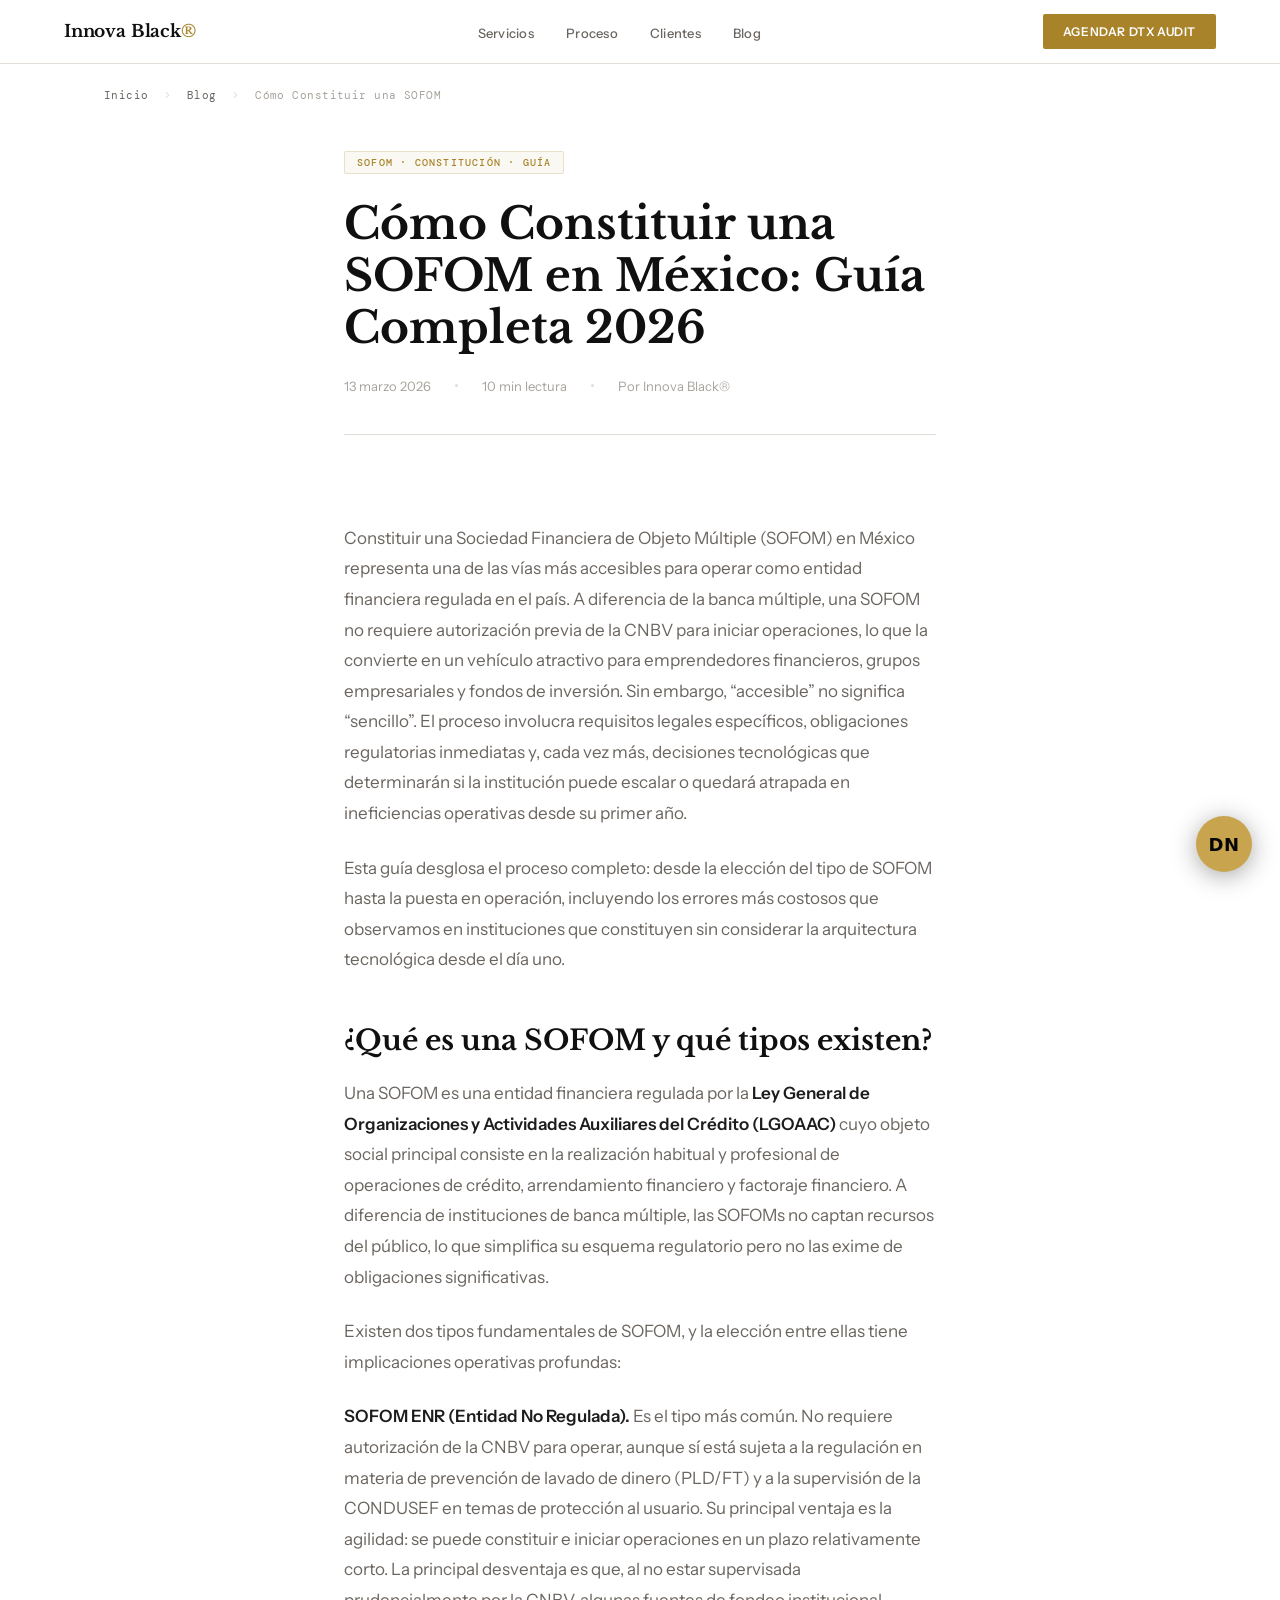
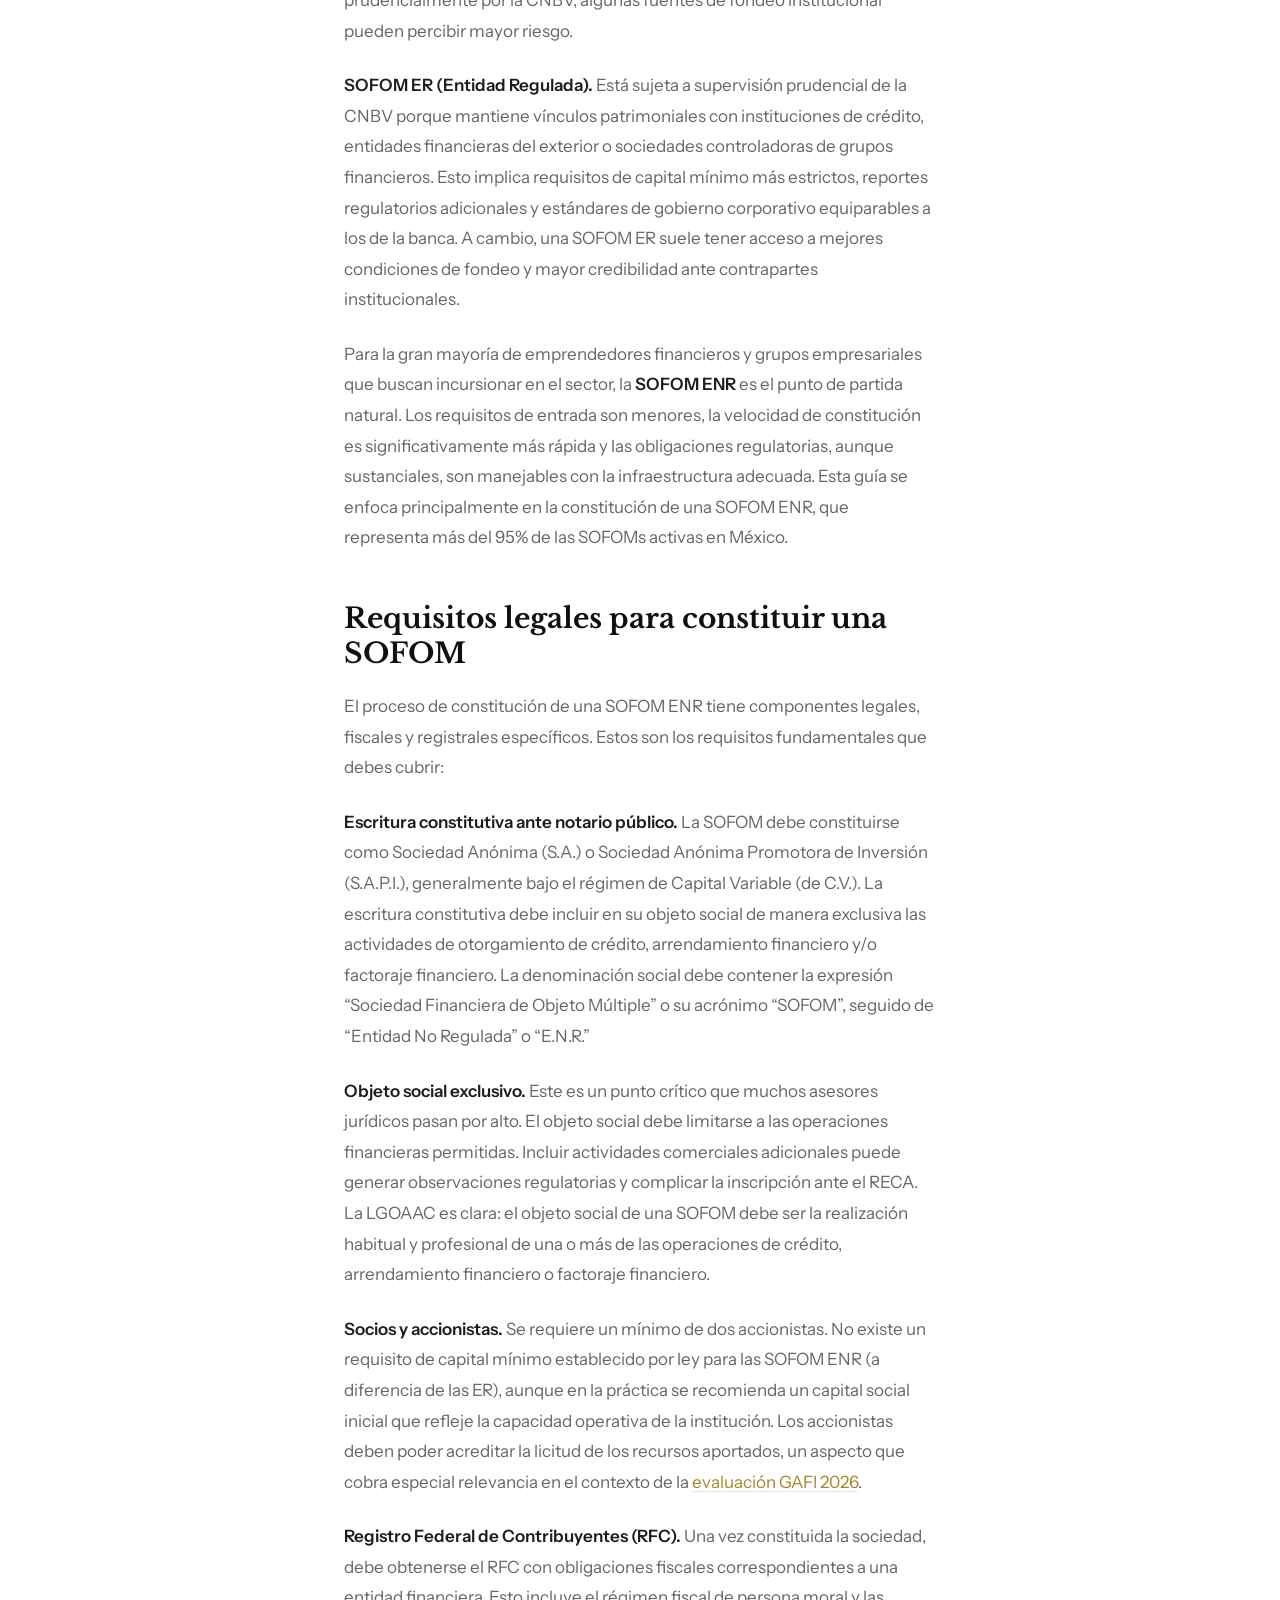
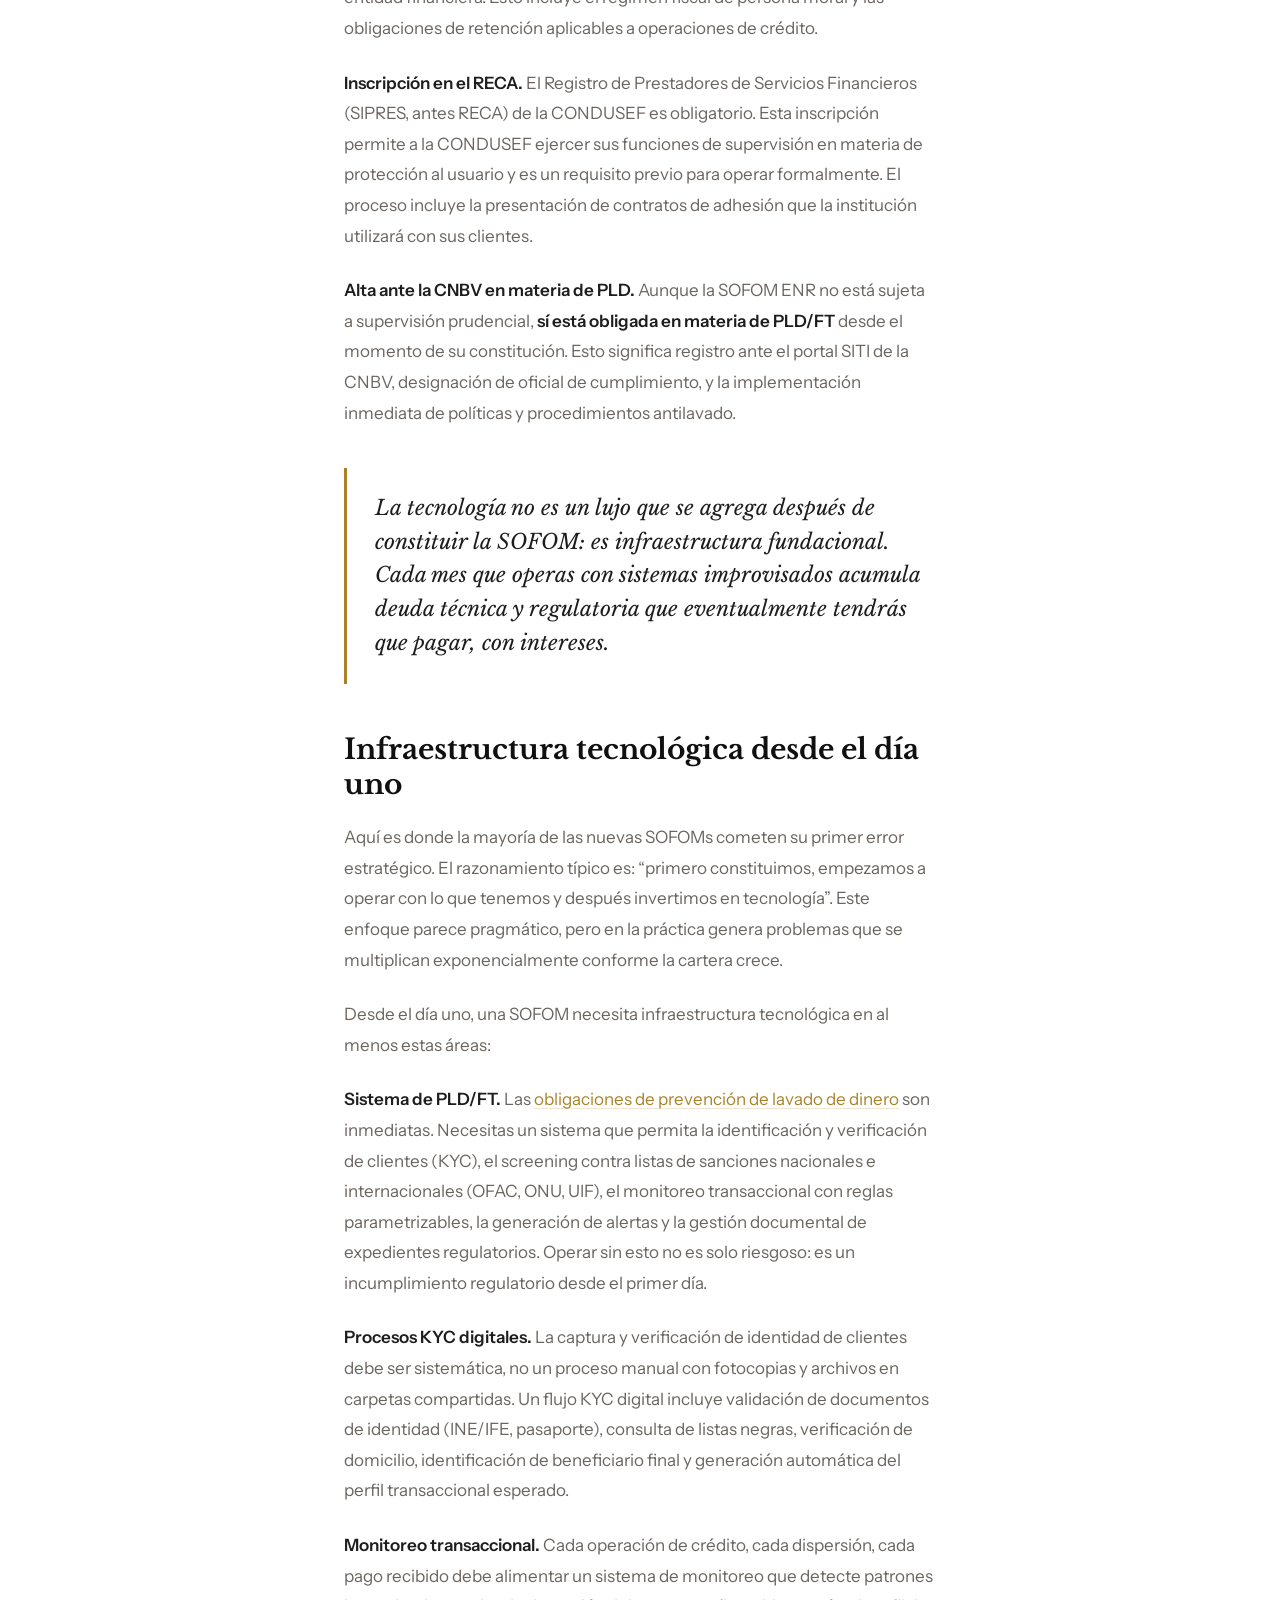
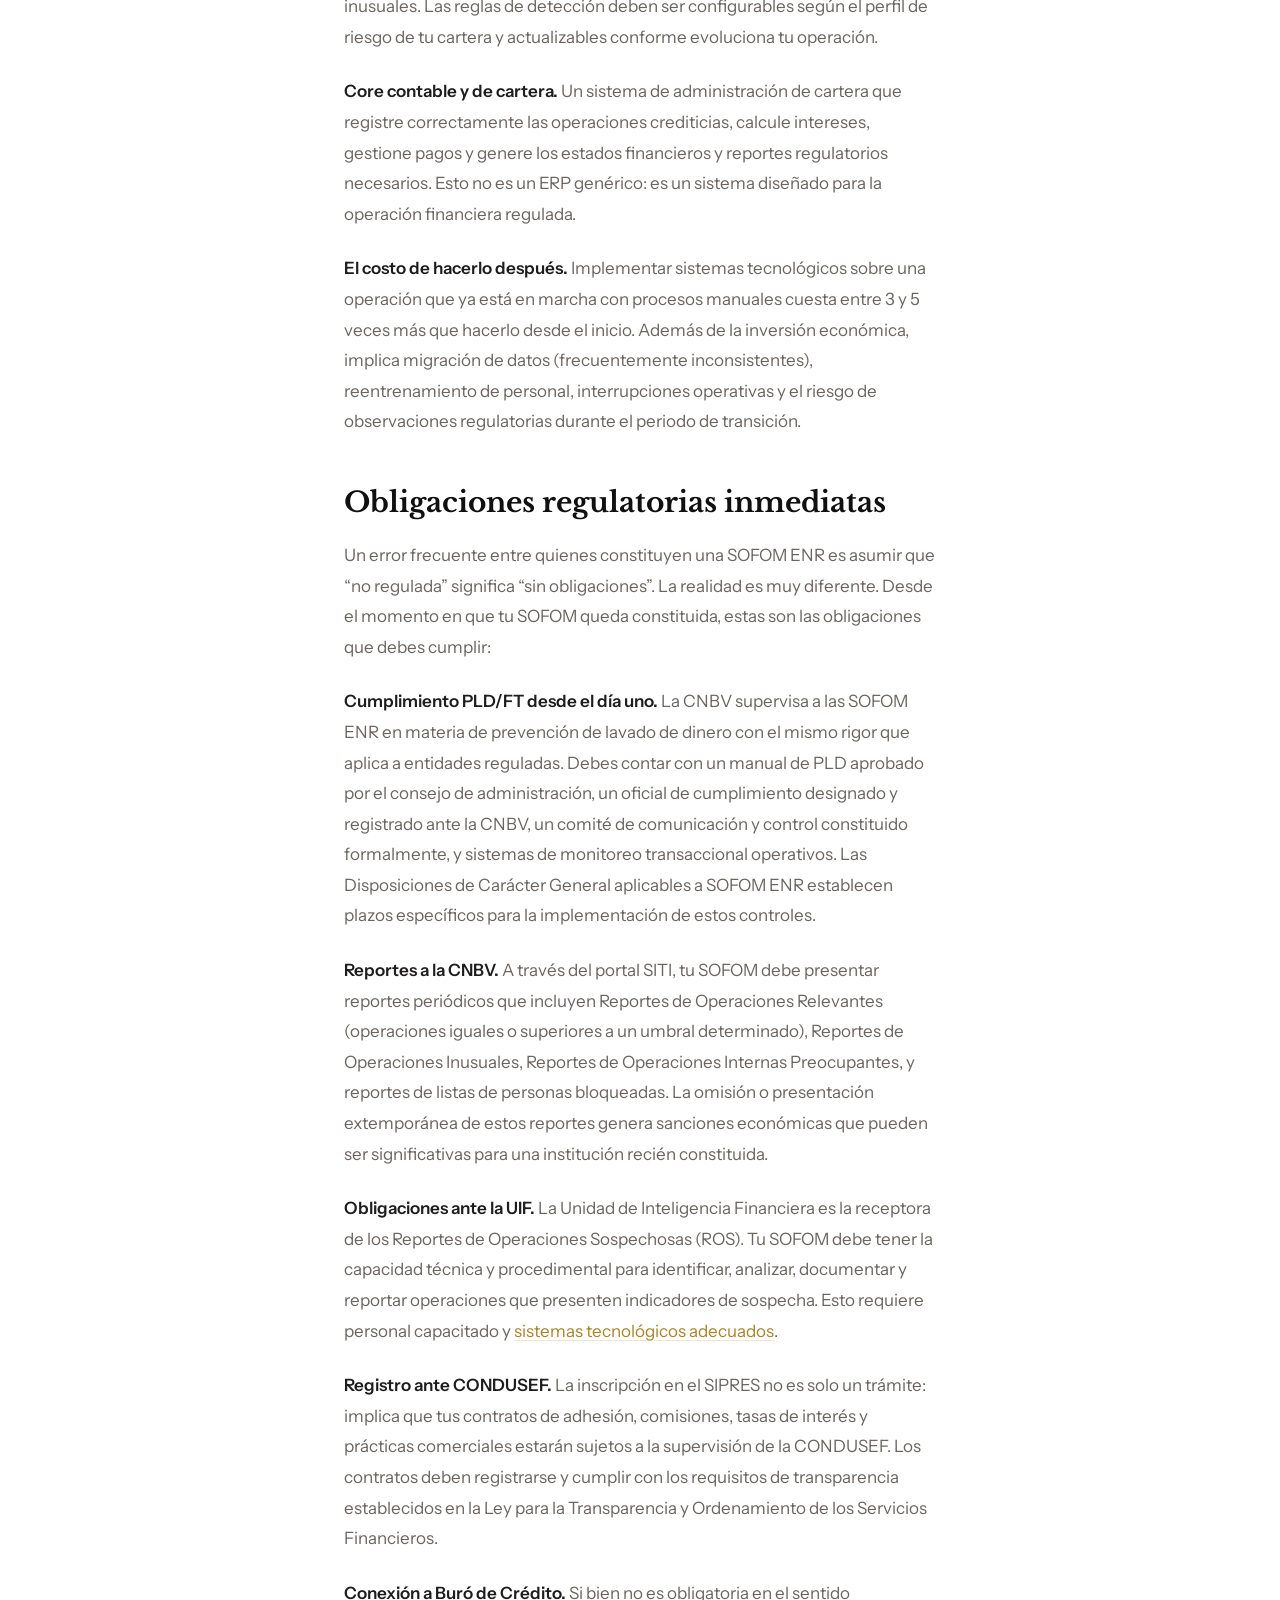
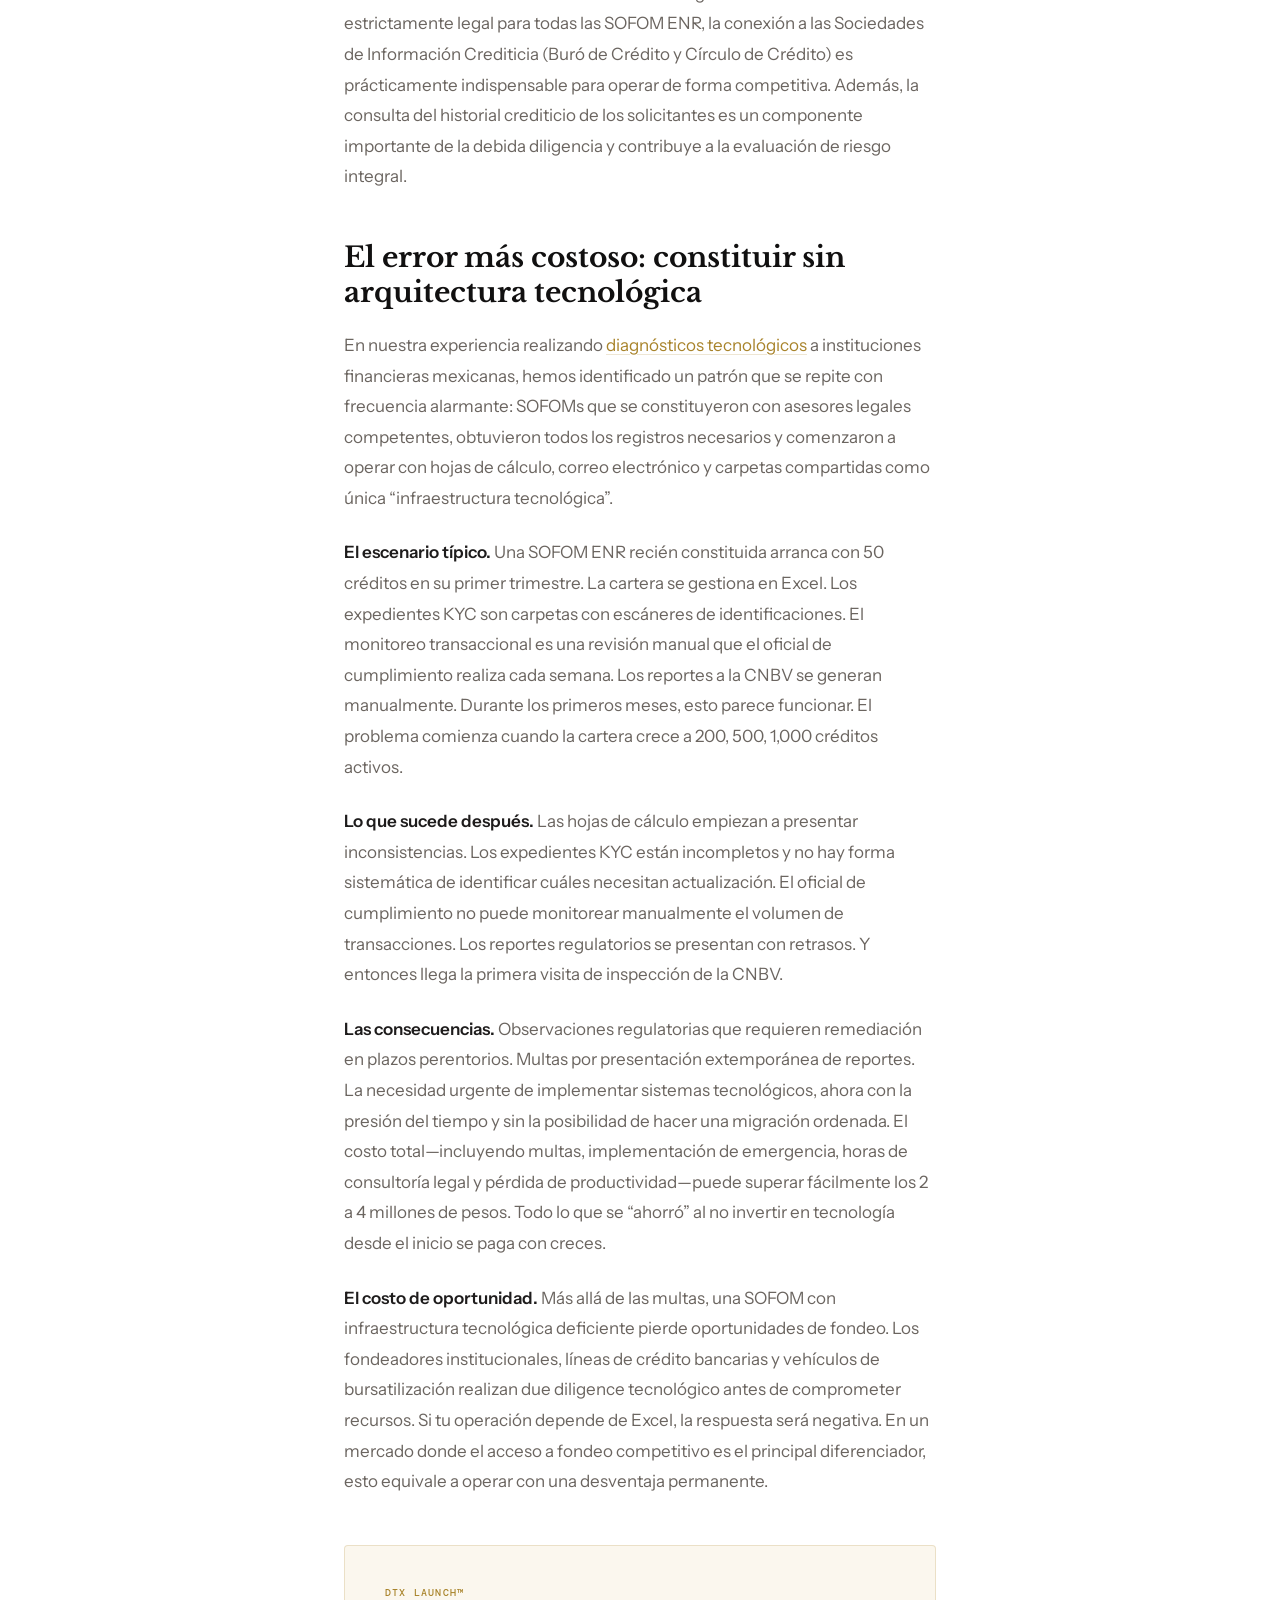
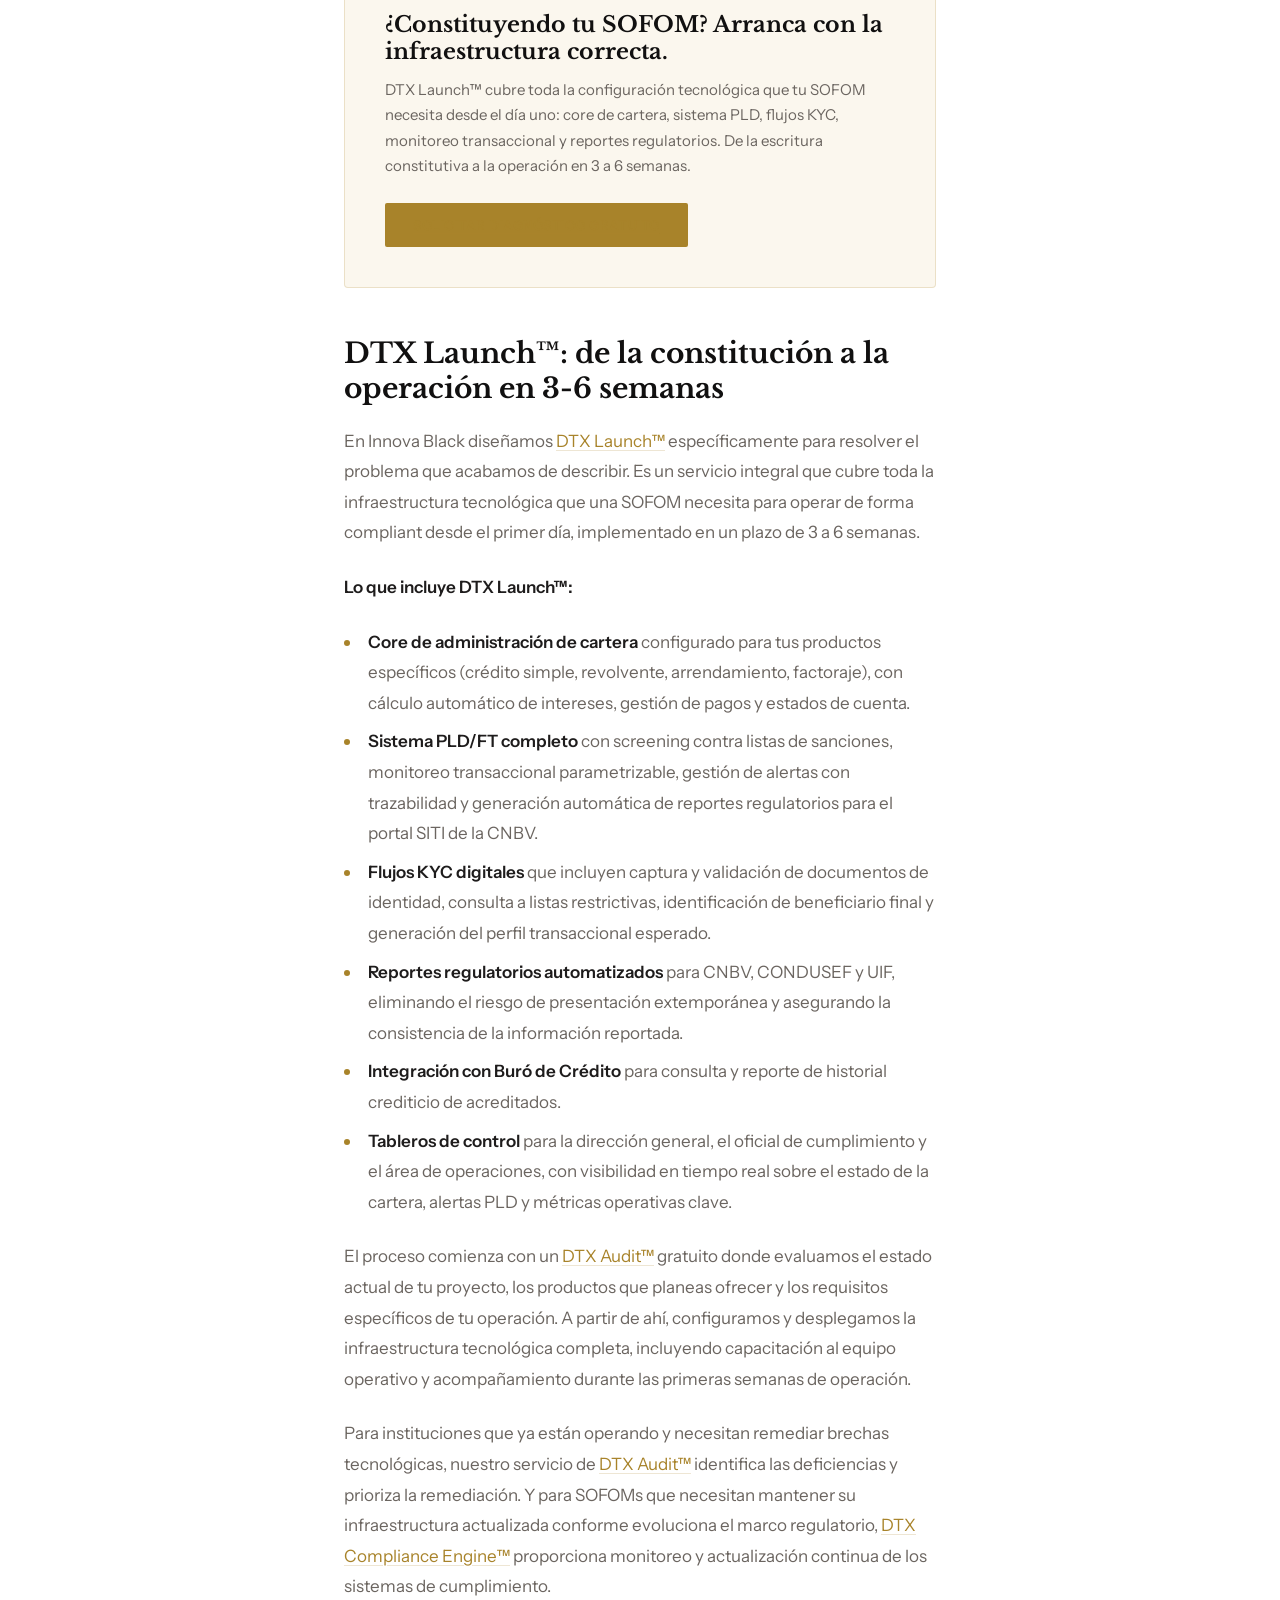
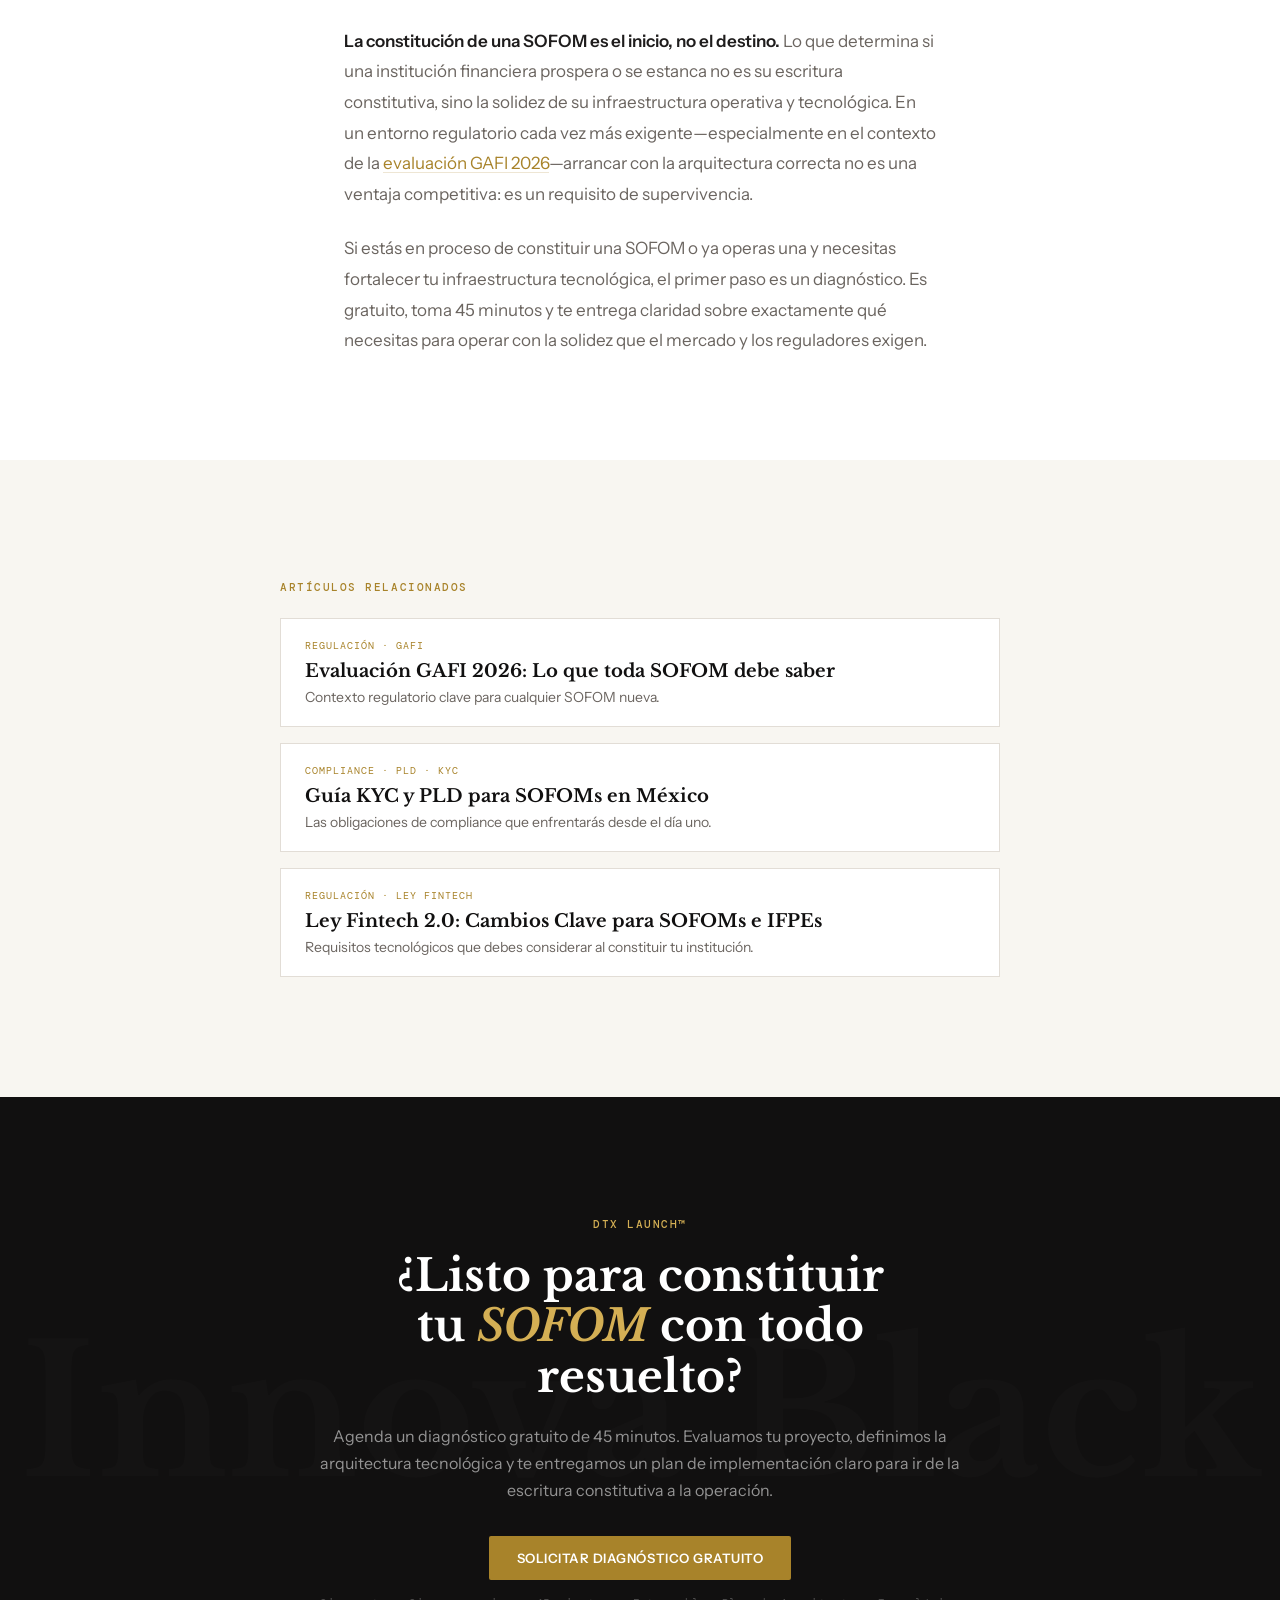
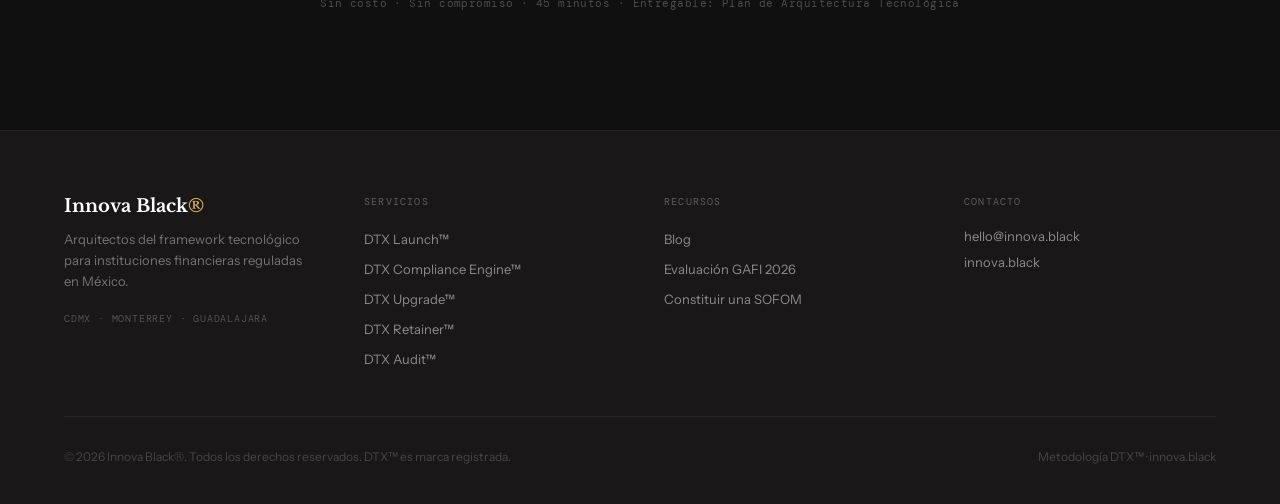
<file: web/blog/como-constituir-sofom-mexico-2026/index.html>
<!DOCTYPE html>
<html lang="es">
<head>
  <meta charset="UTF-8" />
  <meta name="viewport" content="width=device-width, initial-scale=1.0" />

  <!-- Google Analytics -->
  <script async src="https://www.googletagmanager.com/gtag/js?id=G-E0Y70WW412"></script>
  <script>
    window.dataLayer = window.dataLayer || [];
    function gtag(){dataLayer.push(arguments);}
    gtag('js', new Date());
    gtag('config', 'G-E0Y70WW412');
  </script>

  <title>Cómo Constituir una SOFOM en México 2026 | Innova Black</title>
  <meta name="description" content="Guía paso a paso para constituir una SOFOM en México. Requisitos legales, tecnológicos y regulatorios. De la escritura constitutiva a la operación." />
  <link rel="canonical" href="https://innovablack.ai/blog/como-constituir-sofom-mexico-2026/" />

  <!-- Open Graph -->
  <meta property="og:type" content="article" />
  <meta property="og:url" content="https://innovablack.ai/blog/como-constituir-sofom-mexico-2026/" />
  <meta property="og:title" content="Cómo Constituir una SOFOM en México 2026 | Innova Black" />
  <meta property="og:description" content="Guía paso a paso para constituir una SOFOM en México. Requisitos legales, tecnológicos y regulatorios. De la escritura constitutiva a la operación." />
  <meta property="og:image" content="https://innovablack.ai/og-constituir-sofom-2026.jpg" />
  <meta property="og:locale" content="es_MX" />
  <meta property="og:site_name" content="Innova Black®" />
  <meta property="article:published_time" content="2026-03-13" />
  <meta property="article:modified_time" content="2026-03-13" />
  <meta property="article:author" content="Innova Black®" />

  <!-- Twitter Card -->
  <meta name="twitter:card" content="summary_large_image" />
  <meta name="twitter:title" content="Cómo Constituir una SOFOM en México 2026 | Innova Black" />
  <meta name="twitter:description" content="Guía paso a paso para constituir una SOFOM en México. Requisitos legales, tecnológicos y regulatorios. De la escritura constitutiva a la operación." />
  <meta name="twitter:image" content="https://innovablack.ai/og-constituir-sofom-2026.jpg" />

  <link rel="preconnect" href="https://fonts.googleapis.com" />
  <link rel="preconnect" href="https://fonts.gstatic.com" crossorigin />
  <link href="https://fonts.googleapis.com/css2?family=Libre+Baskerville:ital,wght@0,400;0,700;1,400&family=Instrument+Sans:wght@300;400;500;600&family=DM+Mono:wght@400;500&display=swap" rel="stylesheet" />
  <link rel="stylesheet" href="../../chatbot.css" />

  <!-- JSON-LD Article Schema -->
  <script type="application/ld+json">
  {
    "@context": "https://schema.org",
    "@type": "Article",
    "headline": "Cómo Constituir una SOFOM en México: Guía Completa 2026",
    "description": "Guía paso a paso para constituir una SOFOM en México. Requisitos legales, tecnológicos y regulatorios. De la escritura constitutiva a la operación.",
    "author": {
      "@type": "Organization",
      "name": "Innova Black®",
      "url": "https://innovablack.ai"
    },
    "publisher": {
      "@type": "Organization",
      "name": "Innova Black®",
      "url": "https://innovablack.ai",
      "logo": {
        "@type": "ImageObject",
        "url": "https://innovablack.ai/logo.png"
      }
    },
    "datePublished": "2026-03-13",
    "dateModified": "2026-03-13",
    "image": "https://innovablack.ai/og-constituir-sofom-2026.jpg",
    "mainEntityOfPage": {
      "@type": "WebPage",
      "@id": "https://innovablack.ai/blog/como-constituir-sofom-mexico-2026/"
    }
  }
  </script>

  <!-- BreadcrumbList JSON-LD -->
  <script type="application/ld+json">
  {
    "@context": "https://schema.org",
    "@type": "BreadcrumbList",
    "itemListElement": [
      {
        "@type": "ListItem",
        "position": 1,
        "name": "Inicio",
        "item": "https://innovablack.ai/"
      },
      {
        "@type": "ListItem",
        "position": 2,
        "name": "Blog",
        "item": "https://innovablack.ai/blog/"
      },
      {
        "@type": "ListItem",
        "position": 3,
        "name": "Cómo Constituir una SOFOM",
        "item": "https://innovablack.ai/blog/como-constituir-sofom-mexico-2026/"
      }
    ]
  }
  </script>

  <style>
    /* ============================================================
       TOKENS
    ============================================================ */
    :root {
      --white:      #FFFFFF;
      --paper:      #F8F6F1;
      --paper2:     #F0EDE6;
      --ink:        #111010;
      --ink2:       #1E1C1C;
      --muted:      #6B6560;
      --light:      #A8A29C;
      --rule:       #E2DDD6;
      --gold:       #A8832A;
      --gold2:      #C49B35;
      --gold3:      #D4AF54;
      --gold-bg:    #FBF7EE;
      --gold-rule:  rgba(168,131,42,.20);
      --gold-pale:  rgba(168,131,42,.06);
      --neg:        #111010;
      --neg2:       #191717;

      --serif:  'Libre Baskerville', Georgia, serif;
      --sans:   'Instrument Sans', system-ui, sans-serif;
      --mono:   'DM Mono', monospace;

      --pad-x: 64px;
      --pad-y: 120px;
    }

    /* ============================================================
       RESET & BASE
    ============================================================ */
    *, *::before, *::after { box-sizing: border-box; margin: 0; padding: 0; }
    html { scroll-behavior: smooth; }
    body {
      font-family: var(--sans);
      font-weight: 400;
      color: var(--ink);
      background: var(--white);
      -webkit-font-smoothing: antialiased;
      overflow-x: hidden;
    }
    a { color: inherit; text-decoration: none; }
    img { display: block; max-width: 100%; }

    /* ============================================================
       TYPOGRAPHY HELPERS
    ============================================================ */
    .eyebrow {
      font-family: var(--mono);
      font-size: 11px;
      font-weight: 500;
      letter-spacing: .14em;
      text-transform: uppercase;
      color: var(--gold);
      display: block;
      margin-bottom: 20px;
    }
    .s-h2 {
      font-family: var(--serif);
      font-size: clamp(32px, 4vw, 52px);
      font-weight: 700;
      line-height: 1.15;
      color: var(--ink);
      margin-bottom: 20px;
    }
    .s-lead {
      font-size: 17px;
      font-weight: 300;
      line-height: 1.7;
      color: var(--muted);
      max-width: 620px;
    }
    .on-dark .s-h2 { color: var(--white); }
    .on-dark .s-lead { color: rgba(255,255,255,.65); }
    .on-dark .eyebrow { color: var(--gold3); }

    /* ============================================================
       SCROLL REVEAL
    ============================================================ */
    .r {
      opacity: 0;
      transform: translateY(22px);
      transition: opacity .55s ease, transform .55s ease;
    }
    .r.in { opacity: 1; transform: none; }
    .d1 { transition-delay: .08s; }
    .d2 { transition-delay: .16s; }
    .d3 { transition-delay: .24s; }
    .d4 { transition-delay: .32s; }

    /* ============================================================
       BUTTONS
    ============================================================ */
    .btn {
      display: inline-flex;
      align-items: center;
      gap: 8px;
      font-family: var(--sans);
      font-size: 13px;
      font-weight: 600;
      letter-spacing: .04em;
      text-transform: uppercase;
      padding: 14px 28px;
      border-radius: 2px;
      cursor: pointer;
      transition: all .2s ease;
      border: none;
    }
    .btn-gold {
      background: var(--gold);
      color: var(--white);
    }
    .btn-gold:hover { background: var(--gold2); }
    .btn-outline-dark {
      background: transparent;
      color: var(--ink);
      border: 1px solid var(--rule);
    }
    .btn-outline-dark:hover { border-color: var(--gold); color: var(--gold); }

    /* ============================================================
       NAV
    ============================================================ */
    #nav {
      position: fixed;
      top: 0; left: 0; right: 0;
      z-index: 100;
      background: rgba(255,255,255,.96);
      backdrop-filter: blur(8px);
      border-bottom: 1px solid var(--rule);
      height: 64px;
      display: flex;
      align-items: center;
      padding: 0 var(--pad-x);
      transition: box-shadow .2s;
    }
    #nav.scrolled { box-shadow: 0 2px 24px rgba(17,16,16,.06); }
    .nav-inner {
      display: flex;
      align-items: center;
      justify-content: space-between;
      width: 100%;
      max-width: 1200px;
      margin: 0 auto;
    }
    .nav-logo {
      font-family: var(--serif);
      font-size: 17px;
      font-weight: 700;
      color: var(--ink);
      letter-spacing: -.01em;
    }
    .nav-logo span { color: var(--gold); }
    .nav-links {
      display: flex;
      align-items: center;
      gap: 32px;
      list-style: none;
    }
    .nav-links a {
      font-size: 13px;
      font-weight: 500;
      color: var(--muted);
      letter-spacing: .02em;
      transition: color .15s;
    }
    .nav-links a:hover { color: var(--ink); }
    .nav-cta {
      font-family: var(--sans);
      font-size: 12px;
      font-weight: 600;
      letter-spacing: .05em;
      text-transform: uppercase;
      color: var(--white);
      background: var(--gold);
      padding: 10px 20px;
      border-radius: 2px;
      transition: background .15s;
    }
    .nav-cta:hover { background: var(--gold2); }
    .nav-hamburger {
      display: none;
      flex-direction: column;
      gap: 5px;
      cursor: pointer;
      padding: 4px;
    }
    .nav-hamburger span {
      display: block;
      width: 22px;
      height: 2px;
      background: var(--ink);
      transition: all .2s;
    }
    .mobile-menu {
      display: none;
      position: fixed;
      top: 64px; left: 0; right: 0;
      background: var(--white);
      border-bottom: 1px solid var(--rule);
      padding: 24px var(--pad-x);
      z-index: 99;
      flex-direction: column;
      gap: 20px;
    }
    .mobile-menu.open { display: flex; }
    .mobile-menu a {
      font-size: 15px;
      font-weight: 500;
      color: var(--ink);
      padding: 8px 0;
      border-bottom: 1px solid var(--rule);
    }

    /* ============================================================
       BREADCRUMBS
    ============================================================ */
    .breadcrumbs {
      max-width: 1200px;
      margin: 0 auto;
      padding: 24px var(--pad-x) 0;
      font-family: var(--mono);
      font-size: 11px;
      letter-spacing: .04em;
      color: var(--light);
    }
    .breadcrumbs a {
      color: var(--muted);
      transition: color .15s;
    }
    .breadcrumbs a:hover { color: var(--gold); }
    .breadcrumbs .sep { margin: 0 8px; color: var(--rule); }

    /* ============================================================
       ARTICLE HEADER
    ============================================================ */
    .article-header {
      max-width: 720px;
      margin: 0 auto;
      padding: 48px var(--pad-x) 40px;
    }
    .article-tag {
      display: inline-block;
      font-family: var(--mono);
      font-size: 10px;
      font-weight: 500;
      letter-spacing: .12em;
      text-transform: uppercase;
      color: var(--gold);
      background: var(--gold-pale);
      border: 1px solid var(--gold-rule);
      padding: 4px 12px;
      border-radius: 2px;
      margin-bottom: 24px;
    }
    .article-title {
      font-family: var(--serif);
      font-size: clamp(28px, 4vw, 44px);
      font-weight: 700;
      line-height: 1.18;
      color: var(--ink);
      margin-bottom: 24px;
    }
    .article-meta {
      display: flex;
      align-items: center;
      gap: 24px;
      flex-wrap: wrap;
      font-size: 13px;
      font-weight: 400;
      color: var(--light);
      padding-bottom: 40px;
      border-bottom: 1px solid var(--rule);
    }
    .article-meta-item {
      display: flex;
      align-items: center;
      gap: 6px;
    }
    .article-meta-dot {
      width: 3px;
      height: 3px;
      border-radius: 50%;
      background: var(--rule);
    }

    /* ============================================================
       ARTICLE BODY
    ============================================================ */
    .article-body {
      max-width: 720px;
      margin: 0 auto;
      padding: 48px var(--pad-x) 80px;
    }
    .article-body p {
      font-size: 17px;
      line-height: 1.8;
      color: var(--muted);
      margin-bottom: 24px;
    }
    .article-body h2 {
      font-family: var(--serif);
      font-size: 28px;
      font-weight: 700;
      line-height: 1.25;
      color: var(--ink);
      margin: 48px 0 20px;
    }
    .article-body h3 {
      font-family: var(--sans);
      font-size: 20px;
      font-weight: 600;
      color: var(--ink2);
      margin: 32px 0 14px;
    }
    .article-body ul,
    .article-body ol {
      margin-bottom: 24px;
      padding-left: 0;
      list-style: none;
    }
    .article-body ul li,
    .article-body ol li {
      font-size: 17px;
      line-height: 1.8;
      color: var(--muted);
      padding-left: 24px;
      position: relative;
      margin-bottom: 8px;
    }
    .article-body ul li::before {
      content: '';
      position: absolute;
      left: 0;
      top: 13px;
      width: 6px;
      height: 6px;
      border-radius: 50%;
      background: var(--gold);
    }
    .article-body ol {
      counter-reset: article-ol;
    }
    .article-body ol li {
      counter-increment: article-ol;
    }
    .article-body ol li::before {
      content: counter(article-ol) '.';
      position: absolute;
      left: 0;
      top: 0;
      font-family: var(--mono);
      font-size: 13px;
      font-weight: 500;
      color: var(--gold);
    }
    .article-body a {
      color: var(--gold);
      text-decoration: underline;
      text-underline-offset: 3px;
      text-decoration-color: var(--gold-rule);
      transition: text-decoration-color .15s;
    }
    .article-body a:hover {
      text-decoration-color: var(--gold);
    }
    .article-body strong {
      font-weight: 600;
      color: var(--ink2);
    }

    /* Pullquote */
    .article-pullquote {
      border-left: 3px solid var(--gold);
      padding: 24px 0 24px 28px;
      margin: 40px 0;
    }
    .article-pullquote p {
      font-family: var(--serif);
      font-style: italic;
      font-size: 21px;
      line-height: 1.6;
      color: var(--ink2);
      margin-bottom: 0;
    }

    /* CTA Box */
    .article-cta-box {
      background: var(--gold-bg);
      border: 1px solid var(--gold-rule);
      border-radius: 4px;
      padding: 40px;
      margin: 48px 0;
    }
    .article-cta-box .cta-box-eyebrow {
      font-family: var(--mono);
      font-size: 10px;
      font-weight: 500;
      letter-spacing: .12em;
      text-transform: uppercase;
      color: var(--gold);
      margin-bottom: 12px;
    }
    .article-cta-box h3 {
      font-family: var(--serif);
      font-size: 22px;
      font-weight: 700;
      color: var(--ink);
      margin: 0 0 12px;
    }
    .article-cta-box p {
      font-size: 15px;
      line-height: 1.7;
      color: var(--muted);
      margin-bottom: 24px;
    }

    /* ============================================================
       CTA SECTION
    ============================================================ */
    #cta {
      position: relative;
      background: var(--neg);
      padding: var(--pad-y) var(--pad-x);
      text-align: center;
      overflow: hidden;
    }
    .cta-ghost {
      position: absolute;
      top: 50%; left: 50%;
      transform: translate(-50%, -50%);
      font-family: var(--serif);
      font-size: clamp(80px, 14vw, 200px);
      font-weight: 700;
      white-space: nowrap;
      color: rgba(255,255,255,.015);
      pointer-events: none;
    }
    .cta-inner {
      position: relative;
      max-width: 640px;
      margin: 0 auto;
    }
    .cta-h2 {
      font-family: var(--serif);
      font-size: clamp(28px, 3.5vw, 44px);
      font-weight: 700;
      line-height: 1.15;
      color: var(--white);
      margin-bottom: 20px;
    }
    .cta-h2 em {
      font-style: italic;
      color: var(--gold3);
    }
    .cta-sub {
      font-size: 16px;
      font-weight: 300;
      line-height: 1.7;
      color: rgba(255,255,255,.55);
      margin-bottom: 32px;
    }
    .cta-actions { margin-bottom: 16px; }
    .cta-note {
      font-family: var(--mono);
      font-size: 11px;
      color: rgba(255,255,255,.25);
      letter-spacing: .04em;
    }

    /* ============================================================
       FOOTER
    ============================================================ */
    #footer {
      padding: 64px var(--pad-x) 40px;
      background: var(--neg2);
      border-top: 1px solid rgba(255,255,255,.06);
    }
    .footer-top {
      max-width: 1200px;
      margin: 0 auto;
      display: grid;
      grid-template-columns: 1fr 1fr 1fr 1fr;
      gap: 48px;
      padding-bottom: 48px;
      border-bottom: 1px solid rgba(255,255,255,.06);
    }
    .footer-logo {
      font-family: var(--serif);
      font-size: 18px;
      font-weight: 700;
      color: var(--white);
      margin-bottom: 12px;
    }
    .footer-logo span { color: var(--gold3); }
    .footer-tagline {
      font-size: 13px;
      font-weight: 300;
      color: rgba(255,255,255,.4);
      line-height: 1.6;
      margin-bottom: 20px;
    }
    .footer-cities {
      font-family: var(--mono);
      font-size: 10px;
      color: rgba(255,255,255,.25);
      letter-spacing: .08em;
      text-transform: uppercase;
    }
    .footer-col-title {
      font-family: var(--mono);
      font-size: 10px;
      letter-spacing: .12em;
      text-transform: uppercase;
      color: rgba(255,255,255,.3);
      margin-bottom: 20px;
    }
    .footer-links {
      list-style: none;
      display: flex;
      flex-direction: column;
      gap: 10px;
    }
    .footer-links a {
      font-size: 13px;
      font-weight: 300;
      color: rgba(255,255,255,.5);
      transition: color .15s;
    }
    .footer-links a:hover { color: var(--gold3); }
    .footer-contact a {
      display: block;
      font-size: 13px;
      font-weight: 300;
      color: rgba(255,255,255,.5);
      margin-bottom: 10px;
      transition: color .15s;
    }
    .footer-contact a:hover { color: var(--gold3); }
    .footer-bottom {
      max-width: 1200px;
      margin: 0 auto;
      padding-top: 32px;
      display: flex;
      justify-content: space-between;
      align-items: center;
    }
    .footer-copy {
      font-size: 12px;
      font-weight: 300;
      color: rgba(255,255,255,.2);
    }

    /* ============================================================
       RESPONSIVE
    ============================================================ */
    @media (max-width: 1024px) {
      :root { --pad-x: 40px; --pad-y: 96px; }
      .footer-top { grid-template-columns: 1fr 1fr; gap: 40px; }
    }

    @media (max-width: 768px) {
      :root { --pad-x: 28px; --pad-y: 80px; }
      .nav-links, .nav-cta { display: none; }
      .nav-hamburger { display: flex; }
      .article-title { font-size: clamp(24px, 6vw, 36px); }
      .article-body h2 { font-size: 22px; margin-top: 40px; }
      .article-pullquote p { font-size: 18px; }
      .article-cta-box { padding: 28px 24px; }
      .article-meta { gap: 12px; }
      .footer-top { grid-template-columns: 1fr; }
      .footer-bottom { flex-direction: column; gap: 12px; text-align: center; }
    }

    @media (max-width: 480px) {
      :root { --pad-x: 20px; --pad-y: 64px; }
      .article-body p { font-size: 16px; }
      .article-body ul li,
      .article-body ol li { font-size: 16px; }
    }
  </style>
</head>
<body>

  <!-- ============================================================
       NAV
  ============================================================ -->
  <nav id="nav">
    <div class="nav-inner">
      <a href="/" class="nav-logo">Innova Black<span>&reg;</span></a>
      <ul class="nav-links">
        <li><a href="/#servicios">Servicios</a></li>
        <li><a href="/#proceso">Proceso</a></li>
        <li><a href="/#clientes">Clientes</a></li>
        <li><a href="/blog">Blog</a></li>
      </ul>
      <a href="#" onclick="var b=document.getElementById('vbot-bubble');if(b)b.click();return false;" class="nav-cta">Agendar DTX Audit</a>
      <div class="nav-hamburger" id="hamburger">
        <span></span><span></span><span></span>
      </div>
    </div>
  </nav>
  <div class="mobile-menu" id="mobile-menu">
    <a href="/#servicios" class="mobile-link">Servicios</a>
    <a href="/#proceso" class="mobile-link">Proceso</a>
    <a href="/#clientes" class="mobile-link">Clientes</a>
    <a href="/blog" class="mobile-link">Blog</a>
    <a href="#" onclick="var b=document.getElementById('vbot-bubble');if(b)b.click();return false;" class="mobile-link">Agendar DTX Audit</a>
  </div>

  <!-- ============================================================
       BREADCRUMBS
  ============================================================ -->
  <div style="padding-top:64px;">
    <div class="breadcrumbs">
      <a href="/">Inicio</a>
      <span class="sep">&gt;</span>
      <a href="/blog">Blog</a>
      <span class="sep">&gt;</span>
      <span>C&oacute;mo Constituir una SOFOM</span>
    </div>
  </div>

  <!-- ============================================================
       ARTICLE HEADER
  ============================================================ -->
  <header class="article-header">
    <div class="article-tag r">SOFOM &middot; Constituci&oacute;n &middot; Gu&iacute;a</div>
    <h1 class="article-title r d1">C&oacute;mo Constituir una SOFOM en M&eacute;xico: Gu&iacute;a Completa 2026</h1>
    <div class="article-meta r d2">
      <span class="article-meta-item">13 marzo 2026</span>
      <span class="article-meta-dot"></span>
      <span class="article-meta-item">10 min lectura</span>
      <span class="article-meta-dot"></span>
      <span class="article-meta-item">Por Innova Black&reg;</span>
    </div>
  </header>

  <!-- ============================================================
       ARTICLE BODY
  ============================================================ -->
  <article class="article-body">

    <p class="r">Constituir una Sociedad Financiera de Objeto M&uacute;ltiple (SOFOM) en M&eacute;xico representa una de las v&iacute;as m&aacute;s accesibles para operar como entidad financiera regulada en el pa&iacute;s. A diferencia de la banca m&uacute;ltiple, una SOFOM no requiere autorizaci&oacute;n previa de la CNBV para iniciar operaciones, lo que la convierte en un veh&iacute;culo atractivo para emprendedores financieros, grupos empresariales y fondos de inversi&oacute;n. Sin embargo, &ldquo;accesible&rdquo; no significa &ldquo;sencillo&rdquo;. El proceso involucra requisitos legales espec&iacute;ficos, obligaciones regulatorias inmediatas y, cada vez m&aacute;s, decisiones tecnol&oacute;gicas que determinar&aacute;n si la instituci&oacute;n puede escalar o quedar&aacute; atrapada en ineficiencias operativas desde su primer a&ntilde;o.</p>

    <p class="r">Esta gu&iacute;a desglosa el proceso completo: desde la elecci&oacute;n del tipo de SOFOM hasta la puesta en operaci&oacute;n, incluyendo los errores m&aacute;s costosos que observamos en instituciones que constituyen sin considerar la arquitectura tecnol&oacute;gica desde el d&iacute;a uno.</p>

    <!-- H2 #1 -->
    <h2 class="r">&iquest;Qu&eacute; es una SOFOM y qu&eacute; tipos existen?</h2>

    <p class="r">Una SOFOM es una entidad financiera regulada por la <strong>Ley General de Organizaciones y Actividades Auxiliares del Cr&eacute;dito (LGOAAC)</strong> cuyo objeto social principal consiste en la realizaci&oacute;n habitual y profesional de operaciones de cr&eacute;dito, arrendamiento financiero y factoraje financiero. A diferencia de instituciones de banca m&uacute;ltiple, las SOFOMs no captan recursos del p&uacute;blico, lo que simplifica su esquema regulatorio pero no las exime de obligaciones significativas.</p>

    <p class="r">Existen dos tipos fundamentales de SOFOM, y la elecci&oacute;n entre ellas tiene implicaciones operativas profundas:</p>

    <p class="r"><strong>SOFOM ENR (Entidad No Regulada).</strong> Es el tipo m&aacute;s com&uacute;n. No requiere autorizaci&oacute;n de la CNBV para operar, aunque s&iacute; est&aacute; sujeta a la regulaci&oacute;n en materia de prevenci&oacute;n de lavado de dinero (PLD/FT) y a la supervisi&oacute;n de la CONDUSEF en temas de protecci&oacute;n al usuario. Su principal ventaja es la agilidad: se puede constituir e iniciar operaciones en un plazo relativamente corto. La principal desventaja es que, al no estar supervisada prudencialmente por la CNBV, algunas fuentes de fondeo institucional pueden percibir mayor riesgo.</p>

    <p class="r"><strong>SOFOM ER (Entidad Regulada).</strong> Est&aacute; sujeta a supervisi&oacute;n prudencial de la CNBV porque mantiene v&iacute;nculos patrimoniales con instituciones de cr&eacute;dito, entidades financieras del exterior o sociedades controladoras de grupos financieros. Esto implica requisitos de capital m&iacute;nimo m&aacute;s estrictos, reportes regulatorios adicionales y est&aacute;ndares de gobierno corporativo equiparables a los de la banca. A cambio, una SOFOM ER suele tener acceso a mejores condiciones de fondeo y mayor credibilidad ante contrapartes institucionales.</p>

    <p class="r">Para la gran mayor&iacute;a de emprendedores financieros y grupos empresariales que buscan incursionar en el sector, la <strong>SOFOM ENR</strong> es el punto de partida natural. Los requisitos de entrada son menores, la velocidad de constituci&oacute;n es significativamente m&aacute;s r&aacute;pida y las obligaciones regulatorias, aunque sustanciales, son manejables con la infraestructura adecuada. Esta gu&iacute;a se enfoca principalmente en la constituci&oacute;n de una SOFOM ENR, que representa m&aacute;s del 95% de las SOFOMs activas en M&eacute;xico.</p>

    <!-- H2 #2 -->
    <h2 class="r">Requisitos legales para constituir una SOFOM</h2>

    <p class="r">El proceso de constituci&oacute;n de una SOFOM ENR tiene componentes legales, fiscales y registrales espec&iacute;ficos. Estos son los requisitos fundamentales que debes cubrir:</p>

    <p class="r"><strong>Escritura constitutiva ante notario p&uacute;blico.</strong> La SOFOM debe constituirse como Sociedad An&oacute;nima (S.A.) o Sociedad An&oacute;nima Promotora de Inversi&oacute;n (S.A.P.I.), generalmente bajo el r&eacute;gimen de Capital Variable (de C.V.). La escritura constitutiva debe incluir en su objeto social de manera exclusiva las actividades de otorgamiento de cr&eacute;dito, arrendamiento financiero y/o factoraje financiero. La denominaci&oacute;n social debe contener la expresi&oacute;n &ldquo;Sociedad Financiera de Objeto M&uacute;ltiple&rdquo; o su acr&oacute;nimo &ldquo;SOFOM&rdquo;, seguido de &ldquo;Entidad No Regulada&rdquo; o &ldquo;E.N.R.&rdquo;</p>

    <p class="r"><strong>Objeto social exclusivo.</strong> Este es un punto cr&iacute;tico que muchos asesores jur&iacute;dicos pasan por alto. El objeto social debe limitarse a las operaciones financieras permitidas. Incluir actividades comerciales adicionales puede generar observaciones regulatorias y complicar la inscripci&oacute;n ante el RECA. La LGOAAC es clara: el objeto social de una SOFOM debe ser la realizaci&oacute;n habitual y profesional de una o m&aacute;s de las operaciones de cr&eacute;dito, arrendamiento financiero o factoraje financiero.</p>

    <p class="r"><strong>Socios y accionistas.</strong> Se requiere un m&iacute;nimo de dos accionistas. No existe un requisito de capital m&iacute;nimo establecido por ley para las SOFOM ENR (a diferencia de las ER), aunque en la pr&aacute;ctica se recomienda un capital social inicial que refleje la capacidad operativa de la instituci&oacute;n. Los accionistas deben poder acreditar la licitud de los recursos aportados, un aspecto que cobra especial relevancia en el contexto de la <a href="/blog/gafi-evaluacion-mexico-2026-sofom/">evaluaci&oacute;n GAFI 2026</a>.</p>

    <p class="r"><strong>Registro Federal de Contribuyentes (RFC).</strong> Una vez constituida la sociedad, debe obtenerse el RFC con obligaciones fiscales correspondientes a una entidad financiera. Esto incluye el r&eacute;gimen fiscal de persona moral y las obligaciones de retenci&oacute;n aplicables a operaciones de cr&eacute;dito.</p>

    <p class="r"><strong>Inscripci&oacute;n en el RECA.</strong> El Registro de Prestadores de Servicios Financieros (SIPRES, antes RECA) de la CONDUSEF es obligatorio. Esta inscripci&oacute;n permite a la CONDUSEF ejercer sus funciones de supervisi&oacute;n en materia de protecci&oacute;n al usuario y es un requisito previo para operar formalmente. El proceso incluye la presentaci&oacute;n de contratos de adhesi&oacute;n que la instituci&oacute;n utilizar&aacute; con sus clientes.</p>

    <p class="r"><strong>Alta ante la CNBV en materia de PLD.</strong> Aunque la SOFOM ENR no est&aacute; sujeta a supervisi&oacute;n prudencial, <strong>s&iacute; est&aacute; obligada en materia de PLD/FT</strong> desde el momento de su constituci&oacute;n. Esto significa registro ante el portal SITI de la CNBV, designaci&oacute;n de oficial de cumplimiento, y la implementaci&oacute;n inmediata de pol&iacute;ticas y procedimientos antilavado.</p>

    <div class="article-pullquote r">
      <p>La tecnolog&iacute;a no es un lujo que se agrega despu&eacute;s de constituir la SOFOM: es infraestructura fundacional. Cada mes que operas con sistemas improvisados acumula deuda t&eacute;cnica y regulatoria que eventualmente tendr&aacute;s que pagar, con intereses.</p>
    </div>

    <!-- H2 #3 -->
    <h2 class="r">Infraestructura tecnol&oacute;gica desde el d&iacute;a uno</h2>

    <p class="r">Aqu&iacute; es donde la mayor&iacute;a de las nuevas SOFOMs cometen su primer error estrat&eacute;gico. El razonamiento t&iacute;pico es: &ldquo;primero constituimos, empezamos a operar con lo que tenemos y despu&eacute;s invertimos en tecnolog&iacute;a&rdquo;. Este enfoque parece pragm&aacute;tico, pero en la pr&aacute;ctica genera problemas que se multiplican exponencialmente conforme la cartera crece.</p>

    <p class="r">Desde el d&iacute;a uno, una SOFOM necesita infraestructura tecnol&oacute;gica en al menos estas &aacute;reas:</p>

    <p class="r"><strong>Sistema de PLD/FT.</strong> Las <a href="/blog/guia-kyc-pld-sofom-mexico/">obligaciones de prevenci&oacute;n de lavado de dinero</a> son inmediatas. Necesitas un sistema que permita la identificaci&oacute;n y verificaci&oacute;n de clientes (KYC), el screening contra listas de sanciones nacionales e internacionales (OFAC, ONU, UIF), el monitoreo transaccional con reglas parametrizables, la generaci&oacute;n de alertas y la gesti&oacute;n documental de expedientes regulatorios. Operar sin esto no es solo riesgoso: es un incumplimiento regulatorio desde el primer d&iacute;a.</p>

    <p class="r"><strong>Procesos KYC digitales.</strong> La captura y verificaci&oacute;n de identidad de clientes debe ser sistem&aacute;tica, no un proceso manual con fotocopias y archivos en carpetas compartidas. Un flujo KYC digital incluye validaci&oacute;n de documentos de identidad (INE/IFE, pasaporte), consulta de listas negras, verificaci&oacute;n de domicilio, identificaci&oacute;n de beneficiario final y generaci&oacute;n autom&aacute;tica del perfil transaccional esperado.</p>

    <p class="r"><strong>Monitoreo transaccional.</strong> Cada operaci&oacute;n de cr&eacute;dito, cada dispersi&oacute;n, cada pago recibido debe alimentar un sistema de monitoreo que detecte patrones inusuales. Las reglas de detecci&oacute;n deben ser configurables seg&uacute;n el perfil de riesgo de tu cartera y actualizables conforme evoluciona tu operaci&oacute;n.</p>

    <p class="r"><strong>Core contable y de cartera.</strong> Un sistema de administraci&oacute;n de cartera que registre correctamente las operaciones crediticias, calcule intereses, gestione pagos y genere los estados financieros y reportes regulatorios necesarios. Esto no es un ERP gen&eacute;rico: es un sistema dise&ntilde;ado para la operaci&oacute;n financiera regulada.</p>

    <p class="r"><strong>El costo de hacerlo despu&eacute;s.</strong> Implementar sistemas tecnol&oacute;gicos sobre una operaci&oacute;n que ya est&aacute; en marcha con procesos manuales cuesta entre 3 y 5 veces m&aacute;s que hacerlo desde el inicio. Adem&aacute;s de la inversi&oacute;n econ&oacute;mica, implica migraci&oacute;n de datos (frecuentemente inconsistentes), reentrenamiento de personal, interrupciones operativas y el riesgo de observaciones regulatorias durante el periodo de transici&oacute;n.</p>

    <!-- H2 #4 -->
    <h2 class="r">Obligaciones regulatorias inmediatas</h2>

    <p class="r">Un error frecuente entre quienes constituyen una SOFOM ENR es asumir que &ldquo;no regulada&rdquo; significa &ldquo;sin obligaciones&rdquo;. La realidad es muy diferente. Desde el momento en que tu SOFOM queda constituida, estas son las obligaciones que debes cumplir:</p>

    <p class="r"><strong>Cumplimiento PLD/FT desde el d&iacute;a uno.</strong> La CNBV supervisa a las SOFOM ENR en materia de prevenci&oacute;n de lavado de dinero con el mismo rigor que aplica a entidades reguladas. Debes contar con un manual de PLD aprobado por el consejo de administraci&oacute;n, un oficial de cumplimiento designado y registrado ante la CNBV, un comit&eacute; de comunicaci&oacute;n y control constituido formalmente, y sistemas de monitoreo transaccional operativos. Las Disposiciones de Car&aacute;cter General aplicables a SOFOM ENR establecen plazos espec&iacute;ficos para la implementaci&oacute;n de estos controles.</p>

    <p class="r"><strong>Reportes a la CNBV.</strong> A trav&eacute;s del portal SITI, tu SOFOM debe presentar reportes peri&oacute;dicos que incluyen Reportes de Operaciones Relevantes (operaciones iguales o superiores a un umbral determinado), Reportes de Operaciones Inusuales, Reportes de Operaciones Internas Preocupantes, y reportes de listas de personas bloqueadas. La omisi&oacute;n o presentaci&oacute;n extempor&aacute;nea de estos reportes genera sanciones econ&oacute;micas que pueden ser significativas para una instituci&oacute;n reci&eacute;n constituida.</p>

    <p class="r"><strong>Obligaciones ante la UIF.</strong> La Unidad de Inteligencia Financiera es la receptora de los Reportes de Operaciones Sospechosas (ROS). Tu SOFOM debe tener la capacidad t&eacute;cnica y procedimental para identificar, analizar, documentar y reportar operaciones que presenten indicadores de sospecha. Esto requiere personal capacitado y <a href="/dtx-compliance">sistemas tecnol&oacute;gicos adecuados</a>.</p>

    <p class="r"><strong>Registro ante CONDUSEF.</strong> La inscripci&oacute;n en el SIPRES no es solo un tr&aacute;mite: implica que tus contratos de adhesi&oacute;n, comisiones, tasas de inter&eacute;s y pr&aacute;cticas comerciales estar&aacute;n sujetos a la supervisi&oacute;n de la CONDUSEF. Los contratos deben registrarse y cumplir con los requisitos de transparencia establecidos en la Ley para la Transparencia y Ordenamiento de los Servicios Financieros.</p>

    <p class="r"><strong>Conexi&oacute;n a Bur&oacute; de Cr&eacute;dito.</strong> Si bien no es obligatoria en el sentido estrictamente legal para todas las SOFOM ENR, la conexi&oacute;n a las Sociedades de Informaci&oacute;n Crediticia (Bur&oacute; de Cr&eacute;dito y C&iacute;rculo de Cr&eacute;dito) es pr&aacute;cticamente indispensable para operar de forma competitiva. Adem&aacute;s, la consulta del historial crediticio de los solicitantes es un componente importante de la debida diligencia y contribuye a la evaluaci&oacute;n de riesgo integral.</p>

    <!-- H2 #5 -->
    <h2 class="r">El error m&aacute;s costoso: constituir sin arquitectura tecnol&oacute;gica</h2>

    <p class="r">En nuestra experiencia realizando <a href="/dtx-audit">diagn&oacute;sticos tecnol&oacute;gicos</a> a instituciones financieras mexicanas, hemos identificado un patr&oacute;n que se repite con frecuencia alarmante: SOFOMs que se constituyeron con asesores legales competentes, obtuvieron todos los registros necesarios y comenzaron a operar con hojas de c&aacute;lculo, correo electr&oacute;nico y carpetas compartidas como &uacute;nica &ldquo;infraestructura tecnol&oacute;gica&rdquo;.</p>

    <p class="r"><strong>El escenario t&iacute;pico.</strong> Una SOFOM ENR reci&eacute;n constituida arranca con 50 cr&eacute;ditos en su primer trimestre. La cartera se gestiona en Excel. Los expedientes KYC son carpetas con esc&aacute;neres de identificaciones. El monitoreo transaccional es una revisi&oacute;n manual que el oficial de cumplimiento realiza cada semana. Los reportes a la CNBV se generan manualmente. Durante los primeros meses, esto parece funcionar. El problema comienza cuando la cartera crece a 200, 500, 1,000 cr&eacute;ditos activos.</p>

    <p class="r"><strong>Lo que sucede despu&eacute;s.</strong> Las hojas de c&aacute;lculo empiezan a presentar inconsistencias. Los expedientes KYC est&aacute;n incompletos y no hay forma sistem&aacute;tica de identificar cu&aacute;les necesitan actualizaci&oacute;n. El oficial de cumplimiento no puede monitorear manualmente el volumen de transacciones. Los reportes regulatorios se presentan con retrasos. Y entonces llega la primera visita de inspecci&oacute;n de la CNBV.</p>

    <p class="r"><strong>Las consecuencias.</strong> Observaciones regulatorias que requieren remediaci&oacute;n en plazos perentorios. Multas por presentaci&oacute;n extempor&aacute;nea de reportes. La necesidad urgente de implementar sistemas tecnol&oacute;gicos, ahora con la presi&oacute;n del tiempo y sin la posibilidad de hacer una migraci&oacute;n ordenada. El costo total&mdash;incluyendo multas, implementaci&oacute;n de emergencia, horas de consultor&iacute;a legal y p&eacute;rdida de productividad&mdash;puede superar f&aacute;cilmente los 2 a 4 millones de pesos. Todo lo que se &ldquo;ahorr&oacute;&rdquo; al no invertir en tecnolog&iacute;a desde el inicio se paga con creces.</p>

    <p class="r"><strong>El costo de oportunidad.</strong> M&aacute;s all&aacute; de las multas, una SOFOM con infraestructura tecnol&oacute;gica deficiente pierde oportunidades de fondeo. Los fondeadores institucionales, l&iacute;neas de cr&eacute;dito bancarias y veh&iacute;culos de bursatilizaci&oacute;n realizan due diligence tecnol&oacute;gico antes de comprometer recursos. Si tu operaci&oacute;n depende de Excel, la respuesta ser&aacute; negativa. En un mercado donde el acceso a fondeo competitivo es el principal diferenciador, esto equivale a operar con una desventaja permanente.</p>

    <!-- CTA BOX -->
    <div class="article-cta-box r">
      <div class="cta-box-eyebrow">DTX Launch&trade;</div>
      <h3>&iquest;Constituyendo tu SOFOM? Arranca con la infraestructura correcta.</h3>
      <p>DTX Launch&trade; cubre toda la configuraci&oacute;n tecnol&oacute;gica que tu SOFOM necesita desde el d&iacute;a uno: core de cartera, sistema PLD, flujos KYC, monitoreo transaccional y reportes regulatorios. De la escritura constitutiva a la operaci&oacute;n en 3 a 6 semanas.</p>
      <a href="#" onclick="var b=document.getElementById('vbot-bubble');if(b)b.click();return false;" class="btn btn-gold">Solicitar diagn&oacute;stico gratuito</a>
    </div>

    <!-- H2 #6 -->
    <h2 class="r">DTX Launch&trade;: de la constituci&oacute;n a la operaci&oacute;n en 3-6 semanas</h2>

    <p class="r">En Innova Black dise&ntilde;amos <a href="/dtx-launch">DTX Launch&trade;</a> espec&iacute;ficamente para resolver el problema que acabamos de describir. Es un servicio integral que cubre toda la infraestructura tecnol&oacute;gica que una SOFOM necesita para operar de forma compliant desde el primer d&iacute;a, implementado en un plazo de 3 a 6 semanas.</p>

    <p class="r"><strong>Lo que incluye DTX Launch&trade;:</strong></p>

    <ul class="r">
      <li><strong>Core de administraci&oacute;n de cartera</strong> configurado para tus productos espec&iacute;ficos (cr&eacute;dito simple, revolvente, arrendamiento, factoraje), con c&aacute;lculo autom&aacute;tico de intereses, gesti&oacute;n de pagos y estados de cuenta.</li>
      <li><strong>Sistema PLD/FT completo</strong> con screening contra listas de sanciones, monitoreo transaccional parametrizable, gesti&oacute;n de alertas con trazabilidad y generaci&oacute;n autom&aacute;tica de reportes regulatorios para el portal SITI de la CNBV.</li>
      <li><strong>Flujos KYC digitales</strong> que incluyen captura y validaci&oacute;n de documentos de identidad, consulta a listas restrictivas, identificaci&oacute;n de beneficiario final y generaci&oacute;n del perfil transaccional esperado.</li>
      <li><strong>Reportes regulatorios automatizados</strong> para CNBV, CONDUSEF y UIF, eliminando el riesgo de presentaci&oacute;n extempor&aacute;nea y asegurando la consistencia de la informaci&oacute;n reportada.</li>
      <li><strong>Integraci&oacute;n con Bur&oacute; de Cr&eacute;dito</strong> para consulta y reporte de historial crediticio de acreditados.</li>
      <li><strong>Tableros de control</strong> para la direcci&oacute;n general, el oficial de cumplimiento y el &aacute;rea de operaciones, con visibilidad en tiempo real sobre el estado de la cartera, alertas PLD y m&eacute;tricas operativas clave.</li>
    </ul>

    <p class="r">El proceso comienza con un <a href="/dtx-audit">DTX Audit&trade;</a> gratuito donde evaluamos el estado actual de tu proyecto, los productos que planeas ofrecer y los requisitos espec&iacute;ficos de tu operaci&oacute;n. A partir de ah&iacute;, configuramos y desplegamos la infraestructura tecnol&oacute;gica completa, incluyendo capacitaci&oacute;n al equipo operativo y acompa&ntilde;amiento durante las primeras semanas de operaci&oacute;n.</p>

    <p class="r">Para instituciones que ya est&aacute;n operando y necesitan remediar brechas tecnol&oacute;gicas, nuestro servicio de <a href="/dtx-audit">DTX Audit&trade;</a> identifica las deficiencias y prioriza la remediaci&oacute;n. Y para SOFOMs que necesitan mantener su infraestructura actualizada conforme evoluciona el marco regulatorio, <a href="/dtx-compliance">DTX Compliance Engine&trade;</a> proporciona monitoreo y actualizaci&oacute;n continua de los sistemas de cumplimiento.</p>

    <p class="r"><strong>La constituci&oacute;n de una SOFOM es el inicio, no el destino.</strong> Lo que determina si una instituci&oacute;n financiera prospera o se estanca no es su escritura constitutiva, sino la solidez de su infraestructura operativa y tecnol&oacute;gica. En un entorno regulatorio cada vez m&aacute;s exigente&mdash;especialmente en el contexto de la <a href="/blog/gafi-evaluacion-mexico-2026-sofom/">evaluaci&oacute;n GAFI 2026</a>&mdash;arrancar con la arquitectura correcta no es una ventaja competitiva: es un requisito de supervivencia.</p>

    <p class="r">Si est&aacute;s en proceso de constituir una SOFOM o ya operas una y necesitas fortalecer tu infraestructura tecnol&oacute;gica, el primer paso es un diagn&oacute;stico. Es gratuito, toma 45 minutos y te entrega claridad sobre exactamente qu&eacute; necesitas para operar con la solidez que el mercado y los reguladores exigen.</p>

  </article>

  <!-- ============================================================
       RELATED ARTICLES
  ============================================================ -->
  <section style="padding: var(--pad-y) var(--pad-x); background: var(--paper);">
    <div style="max-width: 720px; margin: 0 auto;">
      <span class="eyebrow r">Artículos Relacionados</span>
      <div style="display: flex; flex-direction: column; gap: 16px; margin-top: 24px;">
        <a href="/blog/gafi-evaluacion-mexico-2026-sofom/" style="display:block; padding: 20px 24px; background: var(--white); border: 1px solid var(--rule); transition: border-color .2s; text-decoration: none;">
          <div style="font-family: var(--mono); font-size: 10px; letter-spacing: .1em; text-transform: uppercase; color: var(--gold); margin-bottom: 8px;">Regulación · GAFI</div>
          <div style="font-family: var(--serif); font-size: 18px; font-weight: 700; color: var(--ink); margin-bottom: 6px;">Evaluación GAFI 2026: Lo que toda SOFOM debe saber</div>
          <div style="font-size: 14px; color: var(--muted); font-weight: 300;">Contexto regulatorio clave para cualquier SOFOM nueva.</div>
        </a>
        <a href="/blog/guia-kyc-pld-sofom-mexico/" style="display:block; padding: 20px 24px; background: var(--white); border: 1px solid var(--rule); transition: border-color .2s; text-decoration: none;">
          <div style="font-family: var(--mono); font-size: 10px; letter-spacing: .1em; text-transform: uppercase; color: var(--gold); margin-bottom: 8px;">Compliance · PLD · KYC</div>
          <div style="font-family: var(--serif); font-size: 18px; font-weight: 700; color: var(--ink); margin-bottom: 6px;">Guía KYC y PLD para SOFOMs en México</div>
          <div style="font-size: 14px; color: var(--muted); font-weight: 300;">Las obligaciones de compliance que enfrentarás desde el día uno.</div>
        </a>
        <a href="/blog/ley-fintech-2-mexico-cambios-sofom/" style="display:block; padding: 20px 24px; background: var(--white); border: 1px solid var(--rule); transition: border-color .2s; text-decoration: none;">
          <div style="font-family: var(--mono); font-size: 10px; letter-spacing: .1em; text-transform: uppercase; color: var(--gold); margin-bottom: 8px;">Regulación · Ley Fintech</div>
          <div style="font-family: var(--serif); font-size: 18px; font-weight: 700; color: var(--ink); margin-bottom: 6px;">Ley Fintech 2.0: Cambios Clave para SOFOMs e IFPEs</div>
          <div style="font-size: 14px; color: var(--muted); font-weight: 300;">Requisitos tecnológicos que debes considerar al constituir tu institución.</div>
        </a>
      </div>
    </div>
  </section>

  <!-- ============================================================
       CTA SECTION
  ============================================================ -->
  <section id="cta" class="on-dark">
    <div class="cta-ghost" aria-hidden="true">Innova Black</div>
    <div class="cta-inner">
      <span class="eyebrow r">DTX Launch&trade;</span>
      <h2 class="cta-h2 r d1">&iquest;Listo para constituir<br />tu <em>SOFOM</em> con todo resuelto?</h2>
      <p class="cta-sub r d2">Agenda un diagn&oacute;stico gratuito de 45 minutos. Evaluamos tu proyecto, definimos la arquitectura tecnol&oacute;gica y te entregamos un plan de implementaci&oacute;n claro para ir de la escritura constitutiva a la operaci&oacute;n.</p>
      <div class="cta-actions r d3">
        <a href="#" onclick="var b=document.getElementById('vbot-bubble');if(b)b.click();return false;" class="btn btn-gold">Solicitar diagn&oacute;stico gratuito</a>
      </div>
      <p class="cta-note r d4">Sin costo &middot; Sin compromiso &middot; 45 minutos &middot; Entregable: Plan de Arquitectura Tecnol&oacute;gica</p>
    </div>
  </section>

  <!-- ============================================================
       FOOTER
  ============================================================ -->
  <footer id="footer">
    <div class="footer-top">
      <div>
        <div class="footer-logo">Innova Black<span>&reg;</span></div>
        <p class="footer-tagline">Arquitectos del framework tecnol&oacute;gico para instituciones financieras reguladas en M&eacute;xico.</p>
        <div class="footer-cities">CDMX &middot; Monterrey &middot; Guadalajara</div>
      </div>
      <div>
        <div class="footer-col-title">Servicios</div>
        <ul class="footer-links">
          <li><a href="/dtx-launch">DTX Launch&trade;</a></li>
          <li><a href="/dtx-compliance">DTX Compliance Engine&trade;</a></li>
          <li><a href="/dtx-upgrade">DTX Upgrade&trade;</a></li>
          <li><a href="/dtx-retainer">DTX Retainer&trade;</a></li>
          <li><a href="/dtx-audit">DTX Audit&trade;</a></li>
        </ul>
      </div>
      <div>
        <div class="footer-col-title">Recursos</div>
        <ul class="footer-links">
          <li><a href="/blog">Blog</a></li>
          <li><a href="/blog/gafi-evaluacion-mexico-2026-sofom/">Evaluaci&oacute;n GAFI 2026</a></li>
          <li><a href="/blog/como-constituir-sofom-mexico-2026/">Constituir una SOFOM</a></li>
        </ul>
      </div>
      <div>
        <div class="footer-col-title">Contacto</div>
        <div class="footer-contact">
          <a href="mailto:hello@innova.black">hello@innova.black</a>
          <a href="https://innova.black">innova.black</a>
        </div>
      </div>
    </div>
    <div class="footer-bottom">
      <p class="footer-copy">&copy; 2026 Innova Black&reg;. Todos los derechos reservados. DTX&trade; es marca registrada.</p>
      <p class="footer-copy">Metodolog&iacute;a DTX&trade; &middot; innova.black</p>
    </div>
  </footer>

  <!-- ============================================================
       JAVASCRIPT
  ============================================================ -->
  <script>
    // --- Nav scroll shadow ---
    const nav = document.getElementById('nav');
    window.addEventListener('scroll', () => {
      nav.classList.toggle('scrolled', window.scrollY > 20);
    });

    // --- Mobile hamburger ---
    const hamburger = document.getElementById('hamburger');
    const mobileMenu = document.getElementById('mobile-menu');
    hamburger.addEventListener('click', () => {
      mobileMenu.classList.toggle('open');
    });
    document.querySelectorAll('.mobile-link').forEach(link => {
      link.addEventListener('click', () => mobileMenu.classList.remove('open'));
    });

    // --- Scroll reveal ---
    const observer = new IntersectionObserver((entries) => {
      entries.forEach(entry => {
        if (entry.isIntersecting) {
          entry.target.classList.add('in');
          observer.unobserve(entry.target);
        }
      });
    }, { threshold: 0.12, rootMargin: '0px 0px -40px 0px' });

    document.querySelectorAll('.r').forEach(el => observer.observe(el));
  </script>
  <script src="../../chatbot.js"></script>
</body>
</html>
</file>
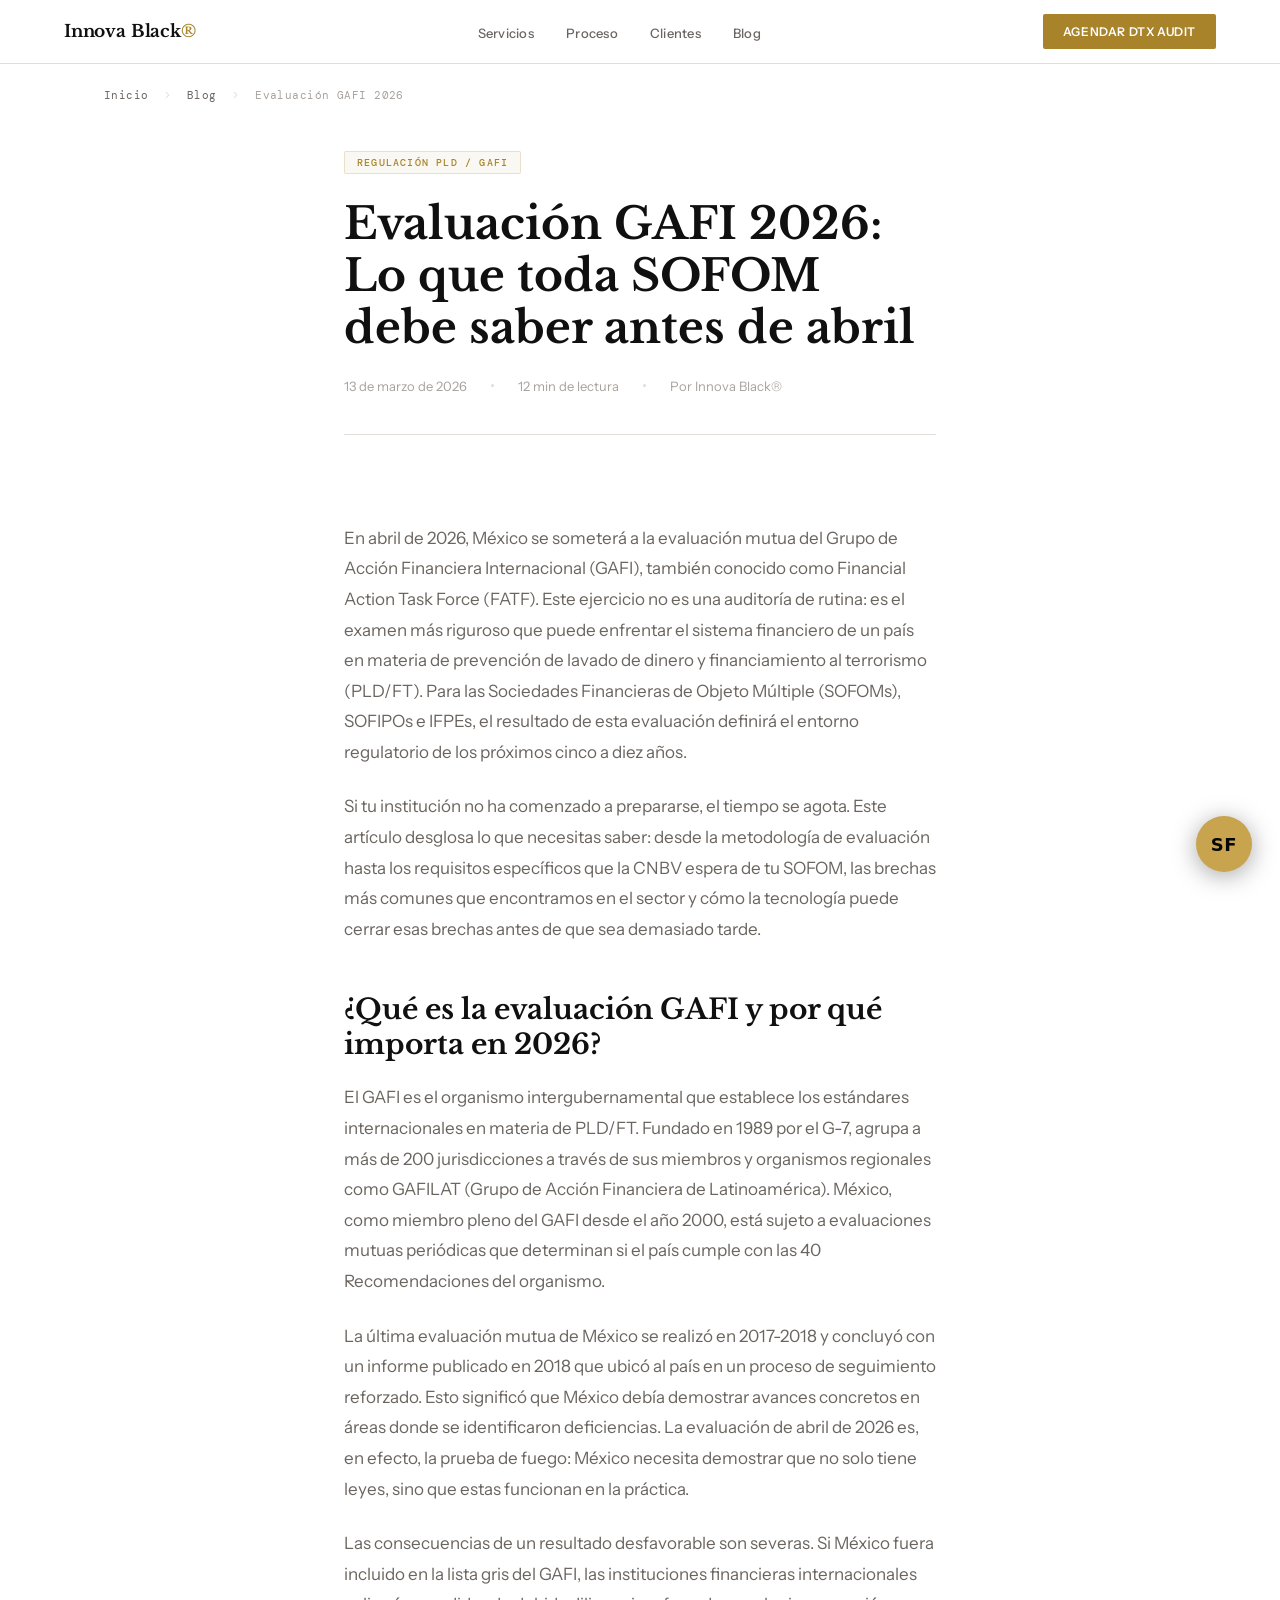
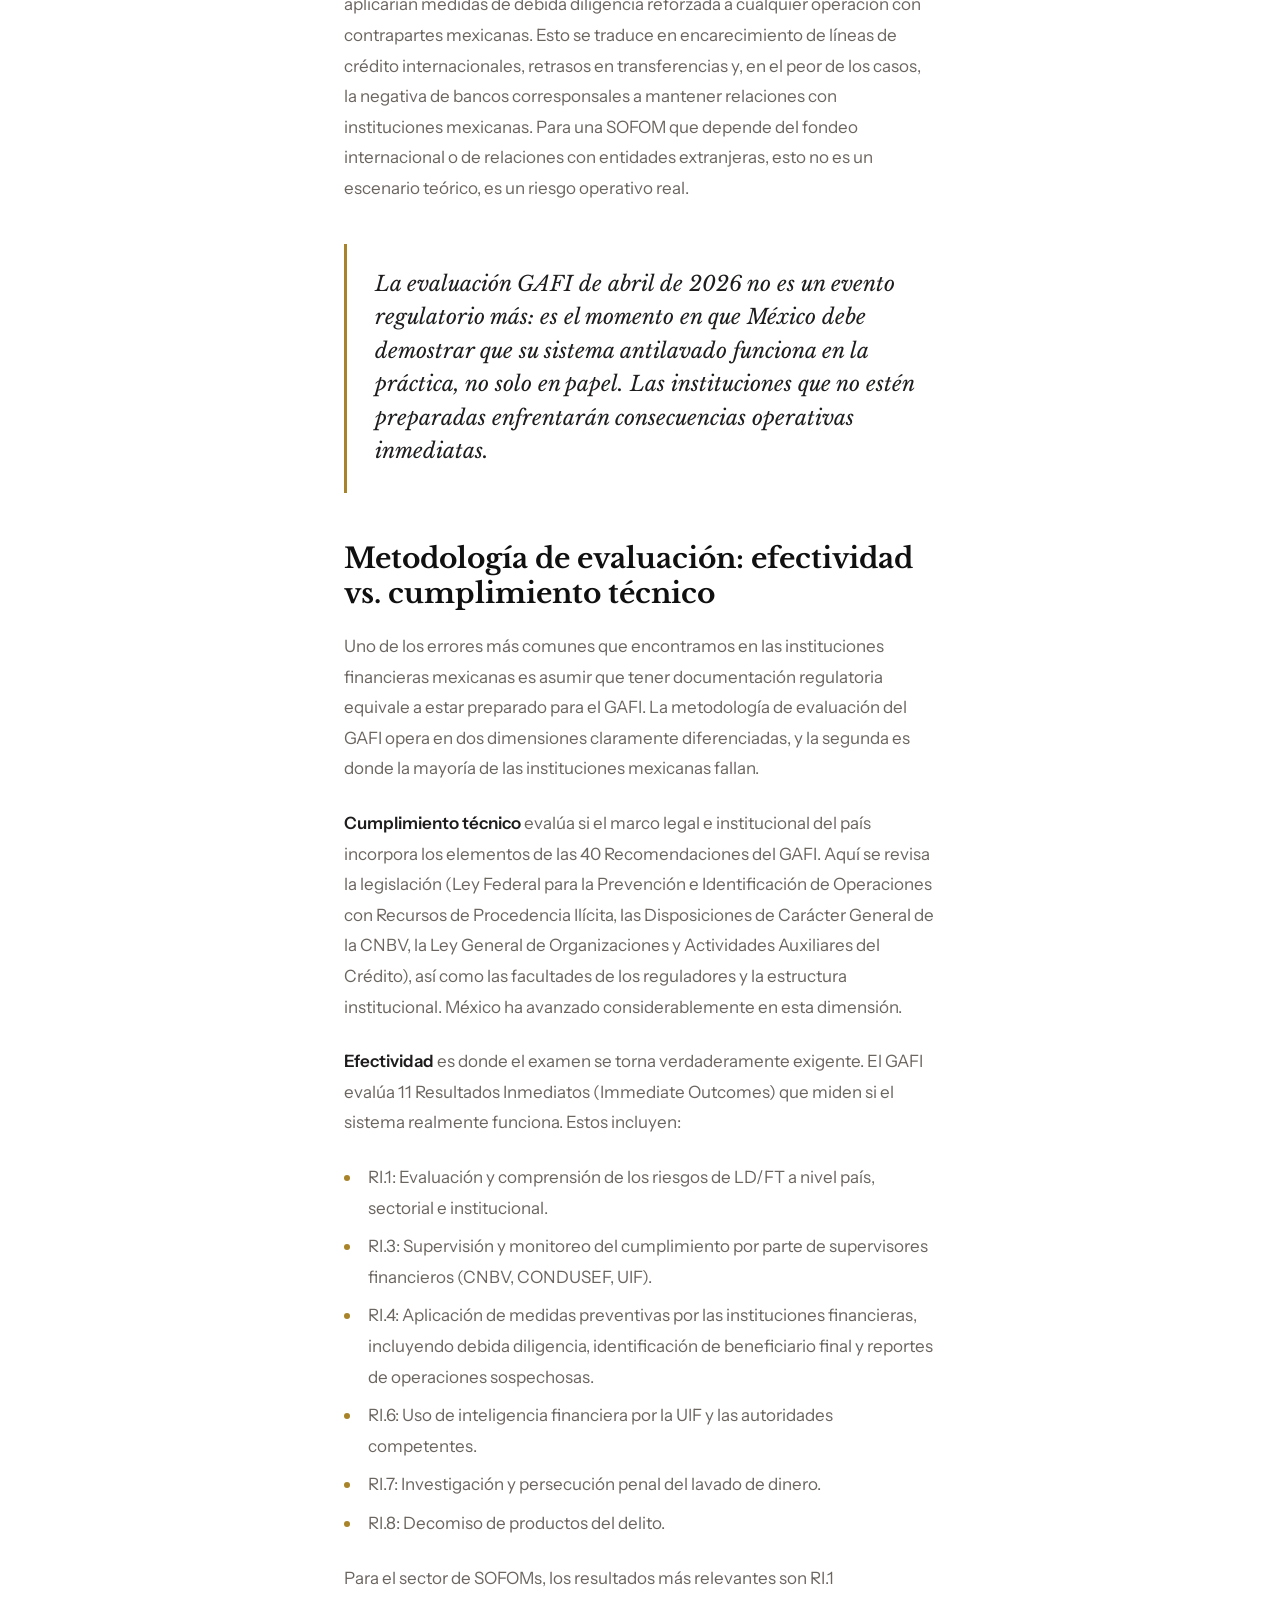
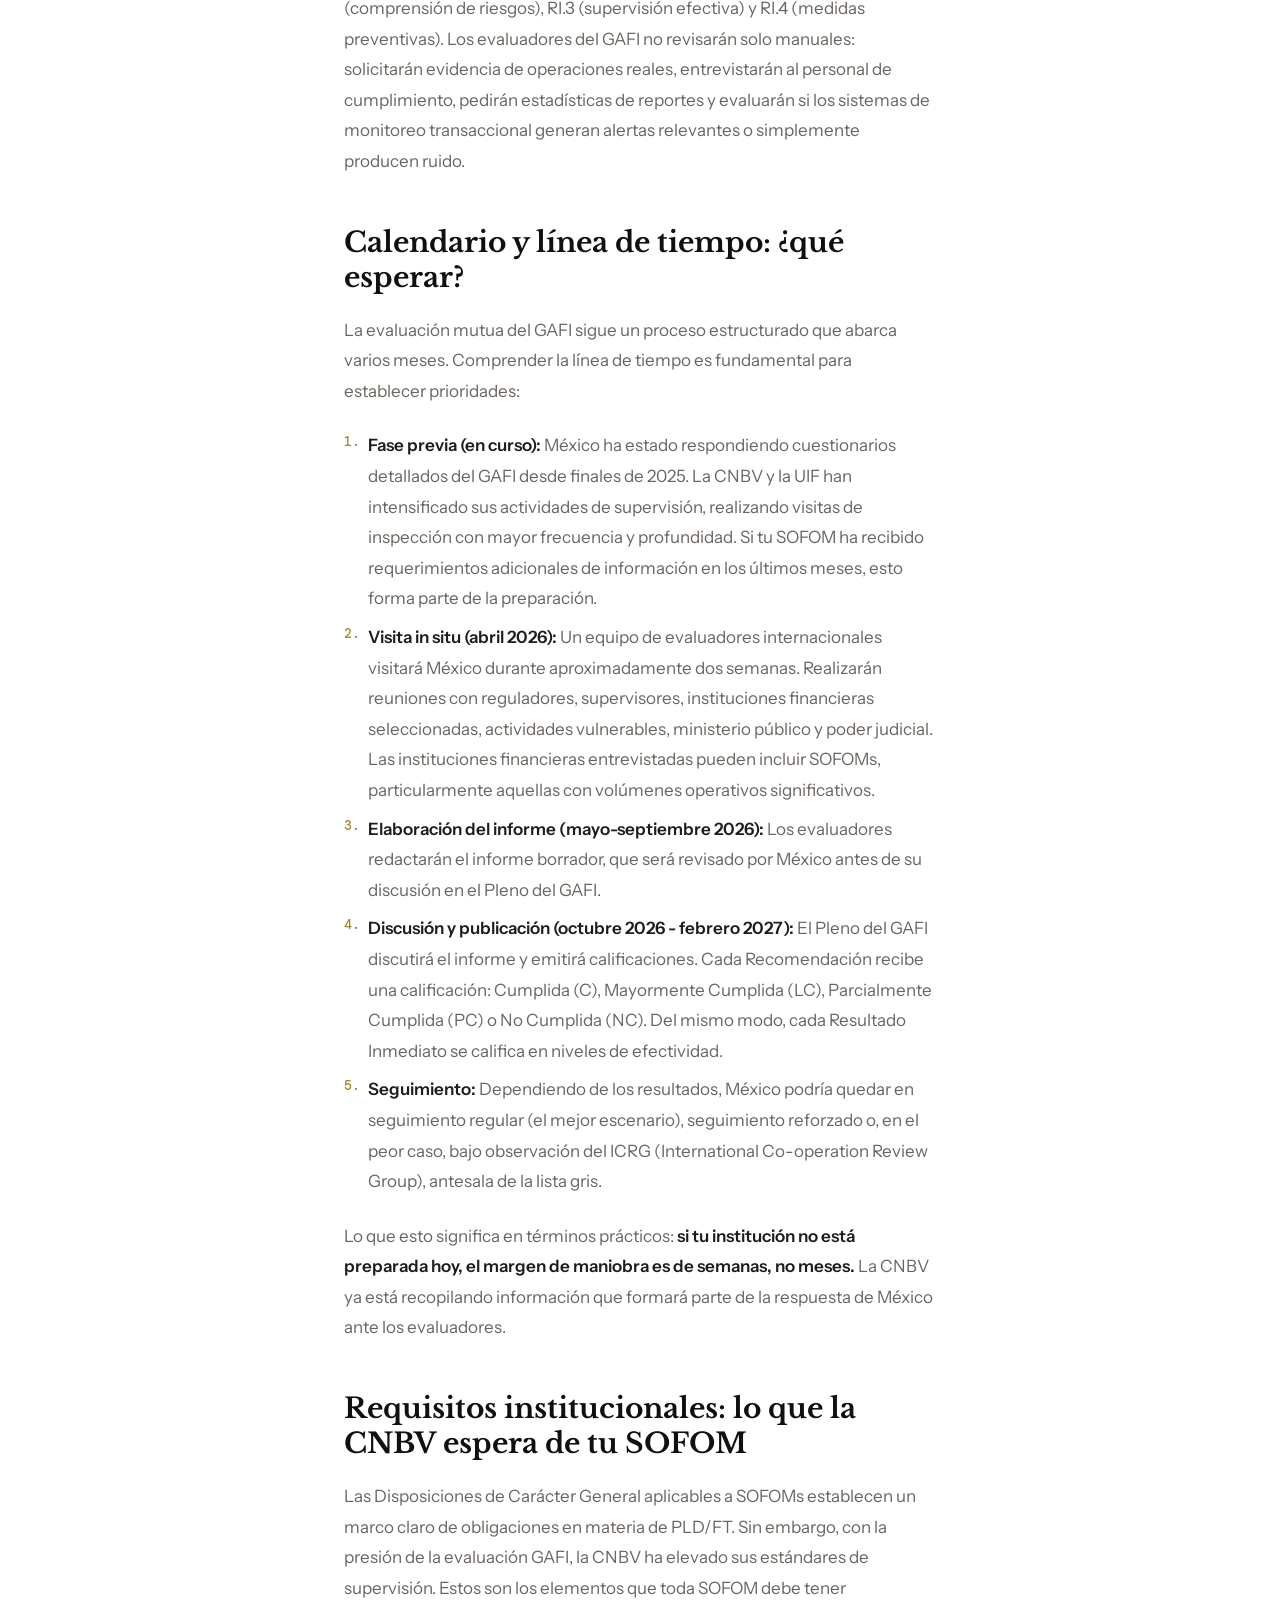
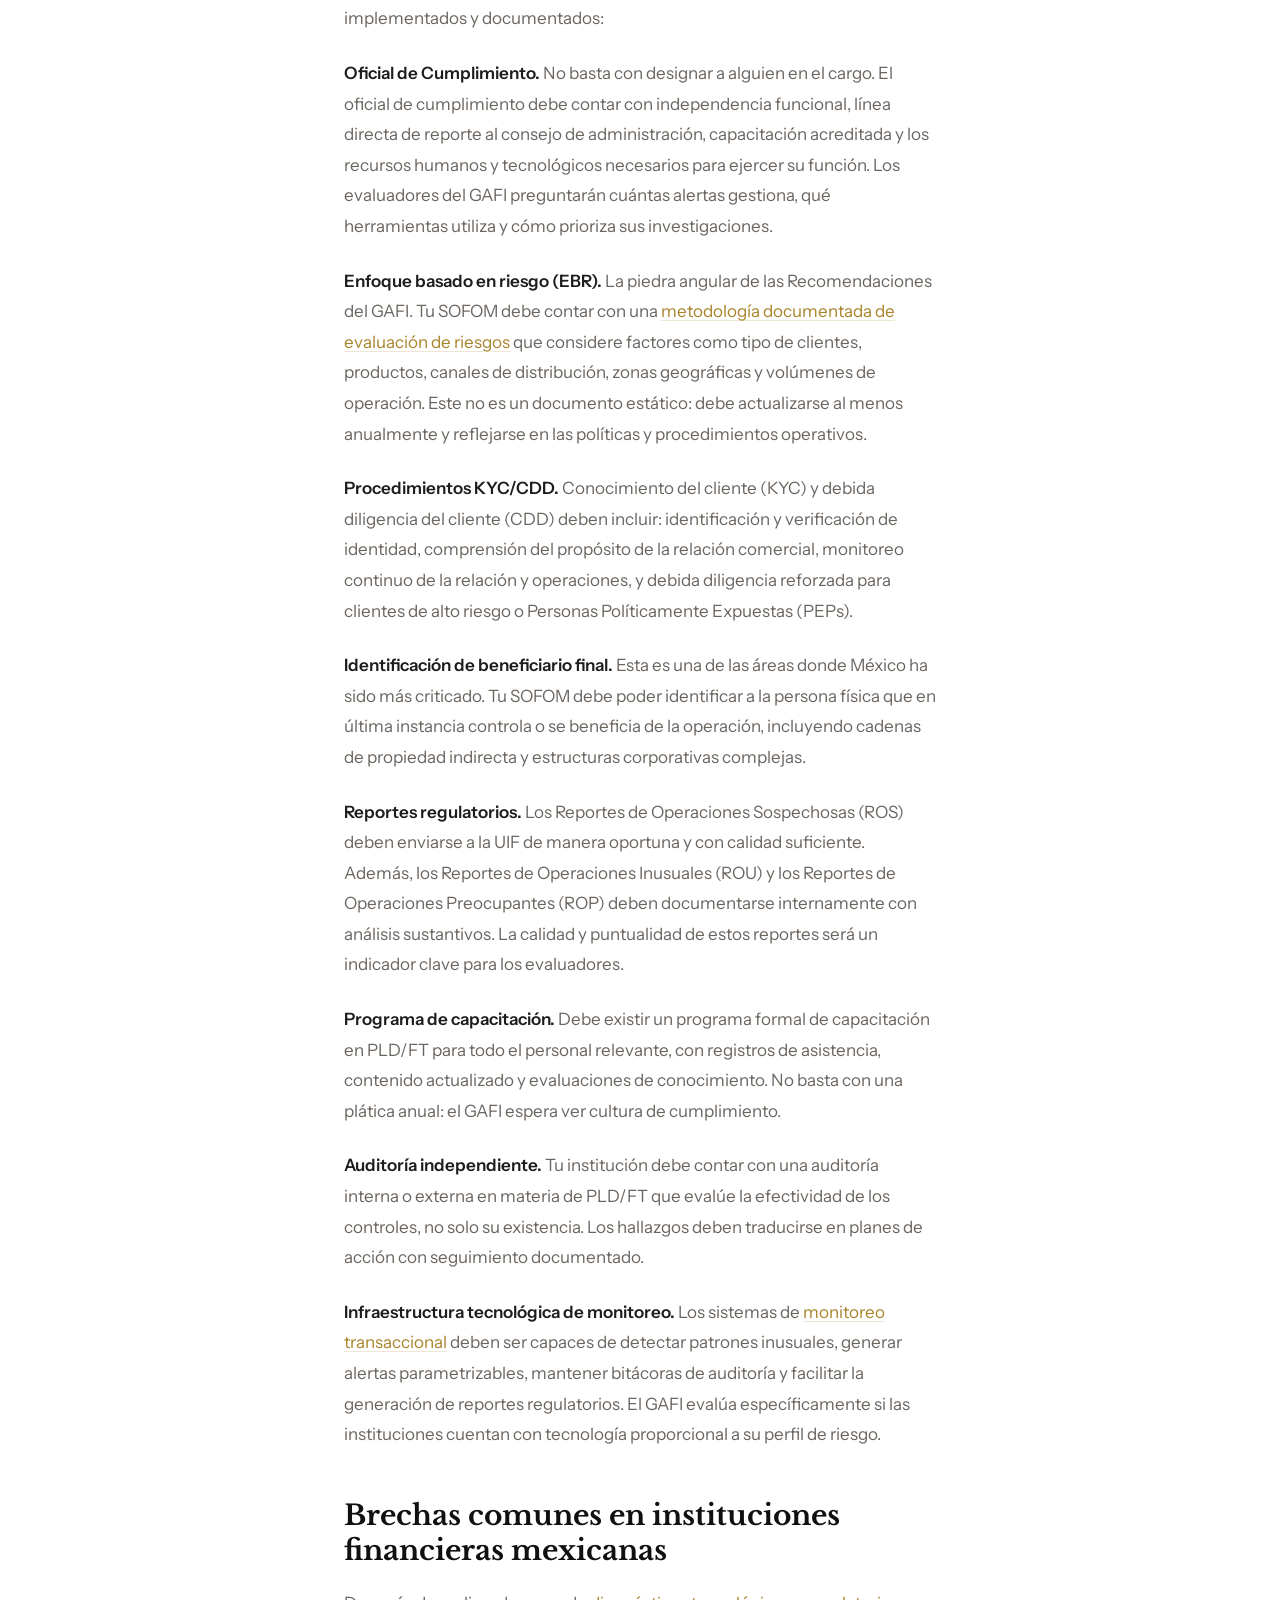
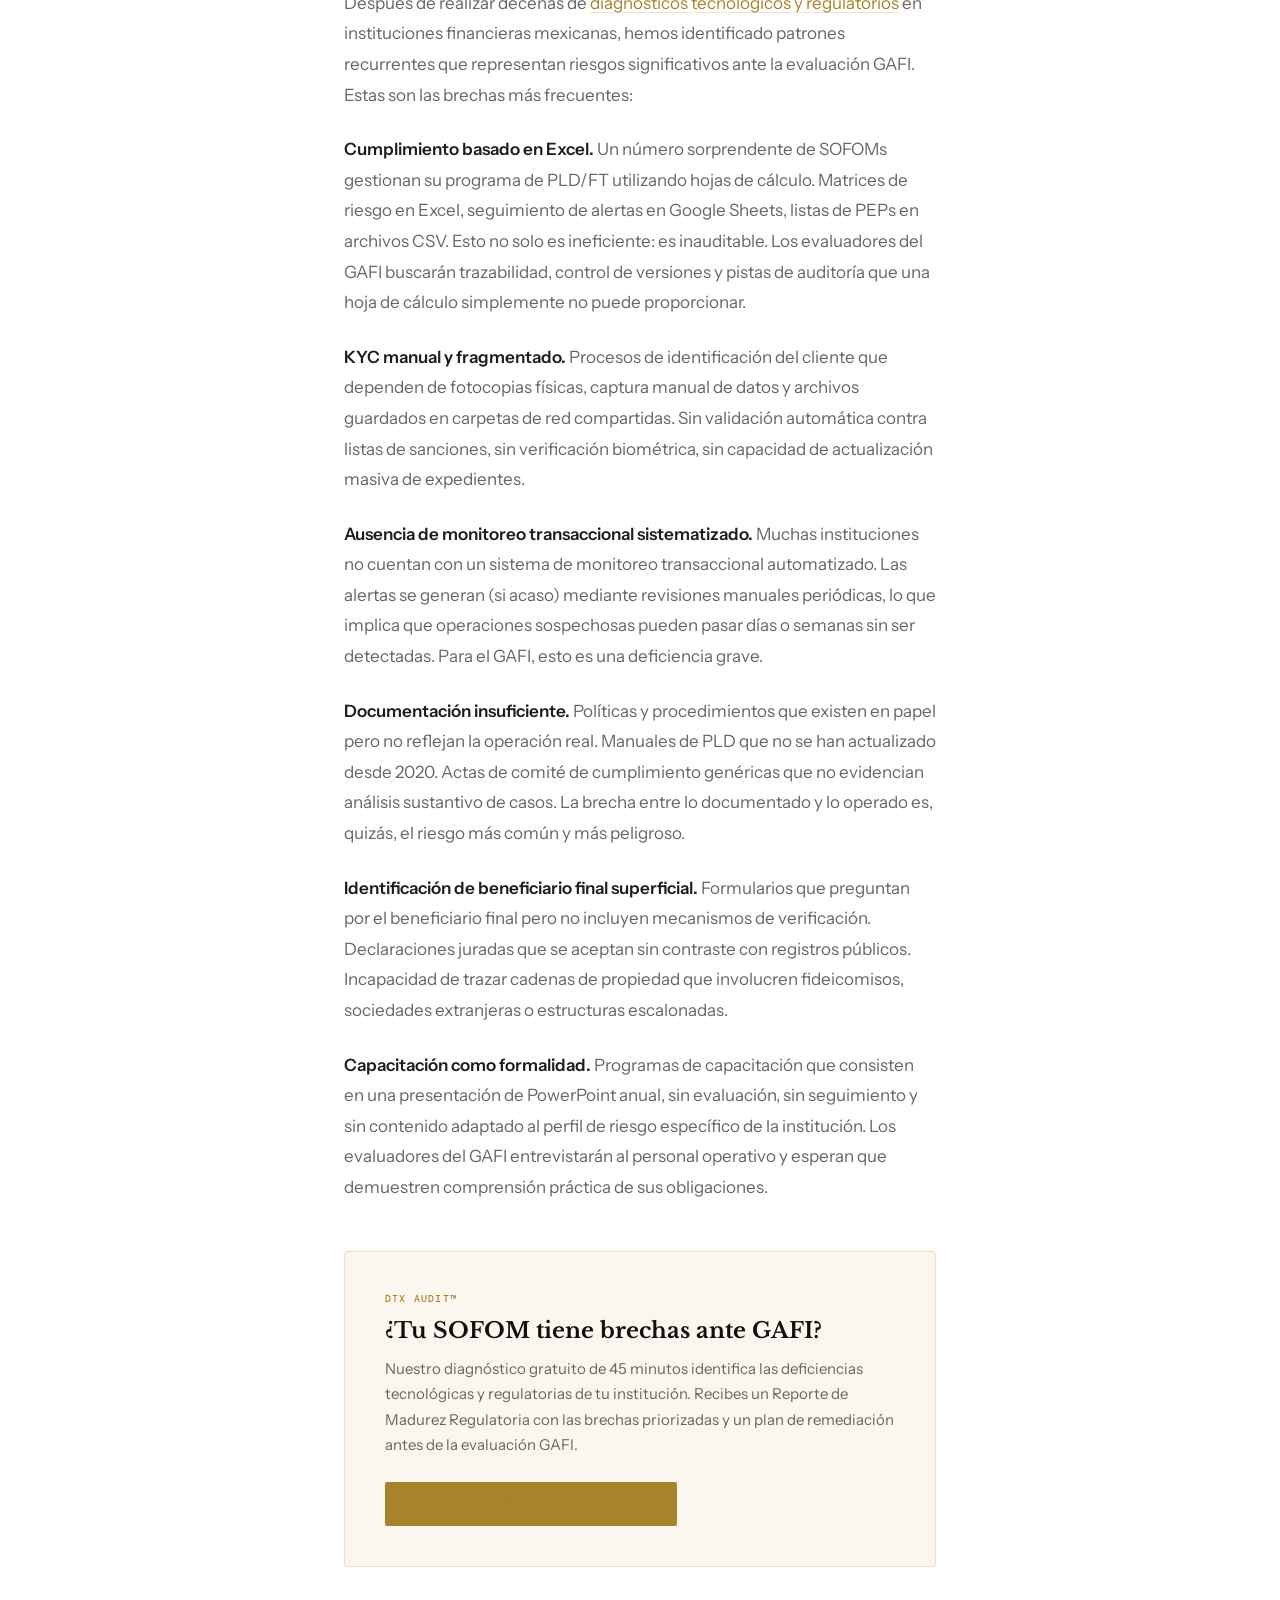
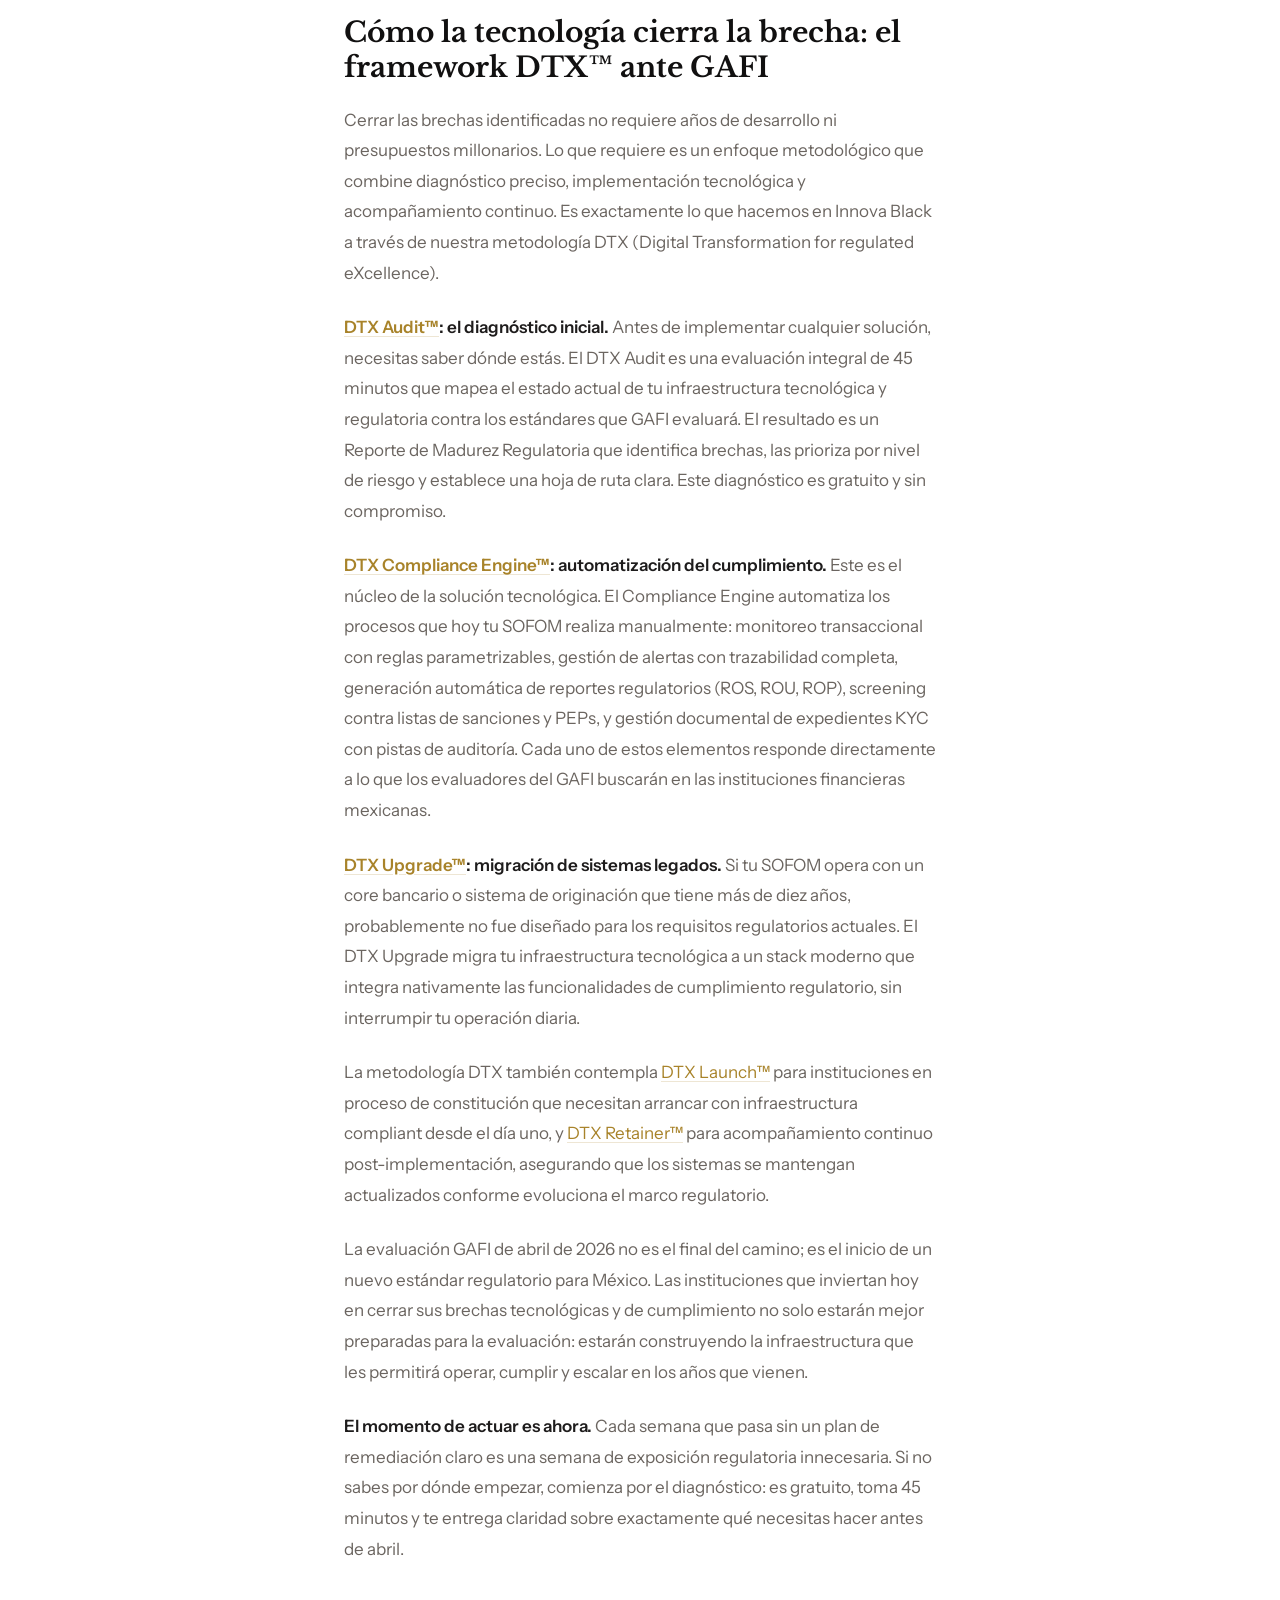
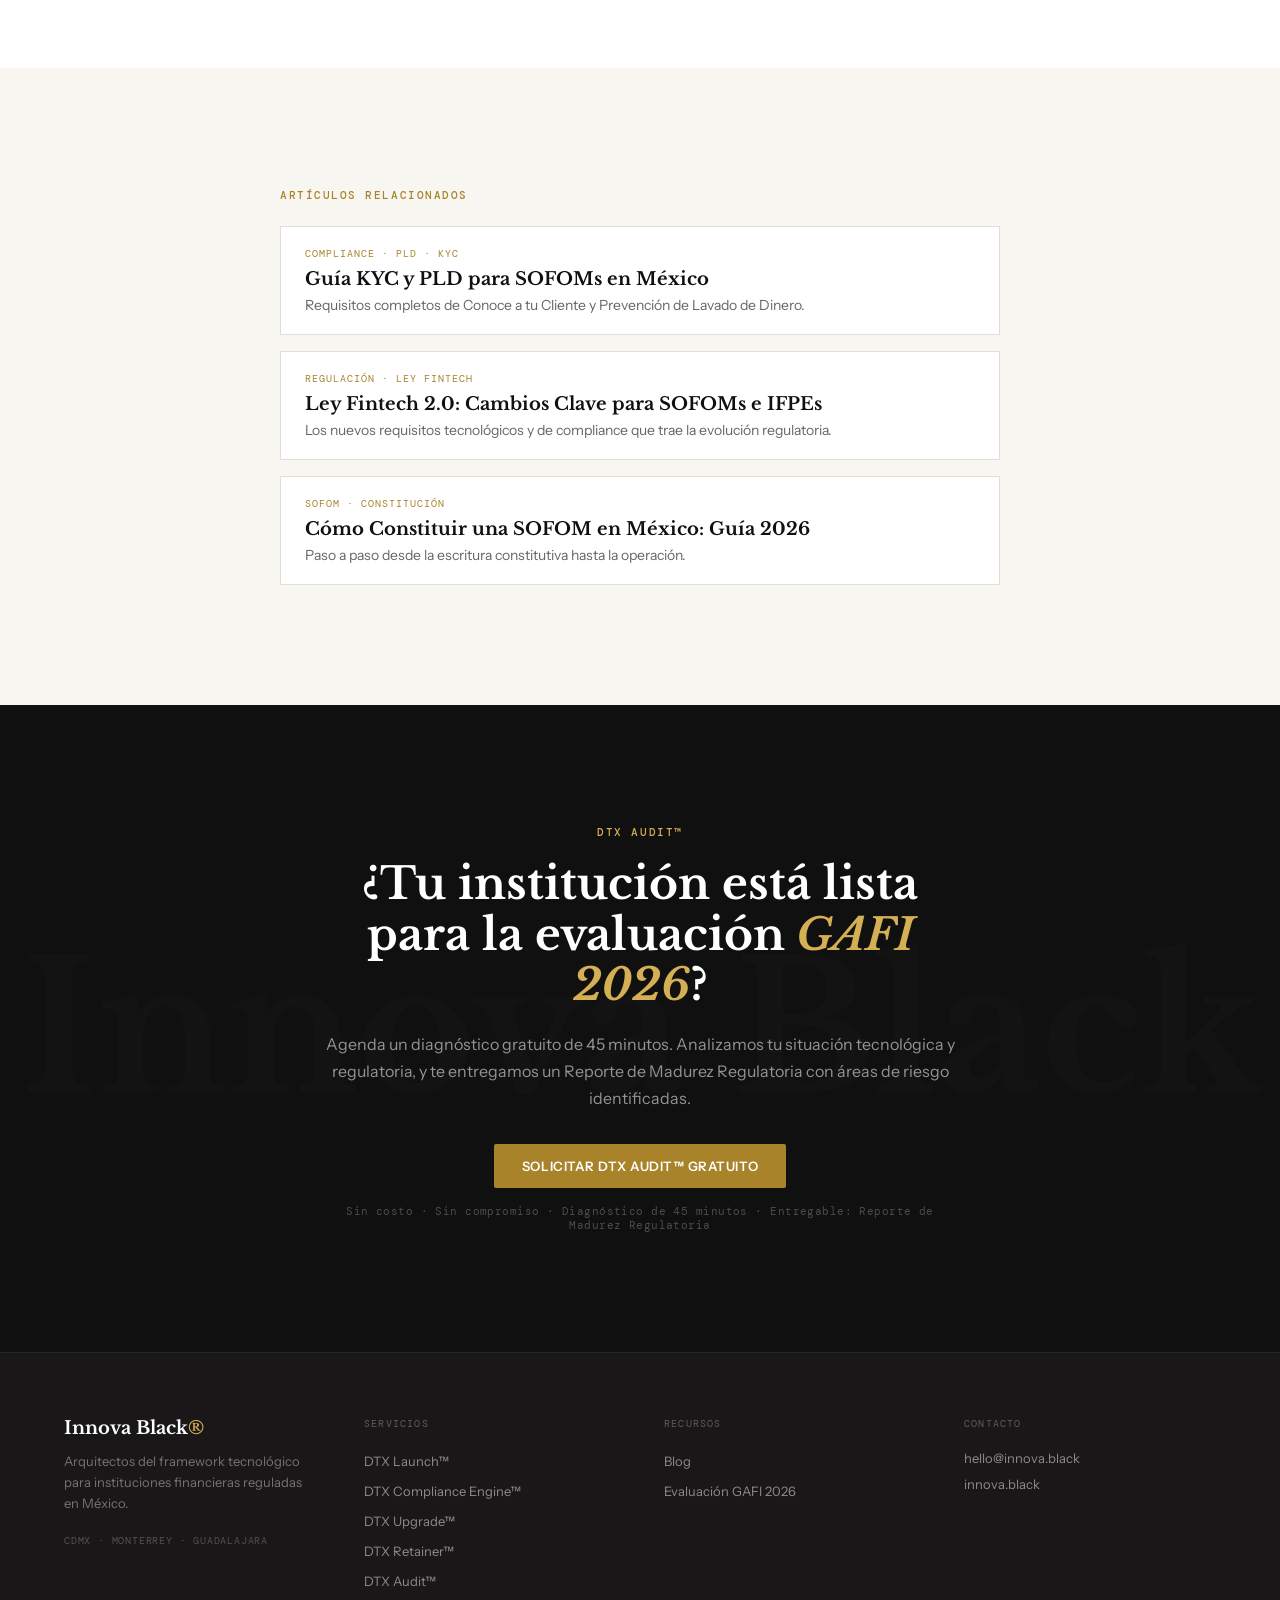
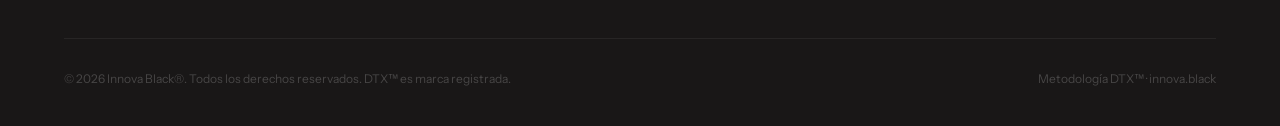
<file: web/blog/gafi-evaluacion-mexico-2026-sofom/index.html>
<!DOCTYPE html>
<html lang="es">
<head>
  <meta charset="UTF-8" />
  <meta name="viewport" content="width=device-width, initial-scale=1.0" />

  <!-- Google Analytics -->
  <script async src="https://www.googletagmanager.com/gtag/js?id=G-E0Y70WW412"></script>
  <script>
    window.dataLayer = window.dataLayer || [];
    function gtag(){dataLayer.push(arguments);}
    gtag('js', new Date());
    gtag('config', 'G-E0Y70WW412');
  </script>

  <title>Evaluación GAFI 2026: Lo que toda SOFOM debe saber | Innova Black</title>
  <meta name="description" content="La evaluación del GAFI a México en abril 2026 impacta directamente a SOFOMs, SOFIPOs e IFPEs. Conoce los requisitos, riesgos y cómo preparar tu institución." />
  <link rel="canonical" href="https://innovablack.ai/blog/gafi-evaluacion-mexico-2026-sofom/" />

  <!-- Open Graph -->
  <meta property="og:type" content="article" />
  <meta property="og:url" content="https://innovablack.ai/blog/gafi-evaluacion-mexico-2026-sofom/" />
  <meta property="og:title" content="Evaluación GAFI 2026: Lo que toda SOFOM debe saber | Innova Black" />
  <meta property="og:description" content="La evaluación del GAFI a México en abril 2026 impacta directamente a SOFOMs, SOFIPOs e IFPEs. Conoce los requisitos, riesgos y cómo preparar tu institución." />
  <meta property="og:image" content="https://innovablack.ai/og-gafi-2026.jpg" />
  <meta property="og:locale" content="es_MX" />
  <meta property="og:site_name" content="Innova Black®" />
  <meta property="article:published_time" content="2026-03-13" />
  <meta property="article:modified_time" content="2026-03-13" />
  <meta property="article:author" content="Innova Black®" />

  <!-- Twitter Card -->
  <meta name="twitter:card" content="summary_large_image" />
  <meta name="twitter:title" content="Evaluación GAFI 2026: Lo que toda SOFOM debe saber | Innova Black" />
  <meta name="twitter:description" content="La evaluación del GAFI a México en abril 2026 impacta directamente a SOFOMs, SOFIPOs e IFPEs. Conoce los requisitos, riesgos y cómo preparar tu institución." />
  <meta name="twitter:image" content="https://innovablack.ai/og-gafi-2026.jpg" />

  <link rel="preconnect" href="https://fonts.googleapis.com" />
  <link rel="preconnect" href="https://fonts.gstatic.com" crossorigin />
  <link href="https://fonts.googleapis.com/css2?family=Libre+Baskerville:ital,wght@0,400;0,700;1,400&family=Instrument+Sans:wght@300;400;500;600&family=DM+Mono:wght@400;500&display=swap" rel="stylesheet" />
  <link rel="stylesheet" href="../../chatbot.css" />

  <!-- JSON-LD Article Schema -->
  <script type="application/ld+json">
  {
    "@context": "https://schema.org",
    "@type": "Article",
    "headline": "Evaluación GAFI 2026: Lo que toda SOFOM debe saber antes de abril",
    "description": "La evaluación del GAFI a México en abril 2026 impacta directamente a SOFOMs, SOFIPOs e IFPEs. Conoce los requisitos, riesgos y cómo preparar tu institución.",
    "author": {
      "@type": "Organization",
      "name": "Innova Black®",
      "url": "https://innovablack.ai"
    },
    "publisher": {
      "@type": "Organization",
      "name": "Innova Black®",
      "url": "https://innovablack.ai",
      "logo": {
        "@type": "ImageObject",
        "url": "https://innovablack.ai/logo.png"
      }
    },
    "datePublished": "2026-03-13",
    "dateModified": "2026-03-13",
    "image": "https://innovablack.ai/og-gafi-2026.jpg",
    "mainEntityOfPage": {
      "@type": "WebPage",
      "@id": "https://innovablack.ai/blog/gafi-evaluacion-mexico-2026-sofom/"
    }
  }
  </script>

  <!-- BreadcrumbList JSON-LD -->
  <script type="application/ld+json">
  {
    "@context": "https://schema.org",
    "@type": "BreadcrumbList",
    "itemListElement": [
      {
        "@type": "ListItem",
        "position": 1,
        "name": "Inicio",
        "item": "https://innovablack.ai/"
      },
      {
        "@type": "ListItem",
        "position": 2,
        "name": "Blog",
        "item": "https://innovablack.ai/blog/"
      },
      {
        "@type": "ListItem",
        "position": 3,
        "name": "Evaluación GAFI 2026",
        "item": "https://innovablack.ai/blog/gafi-evaluacion-mexico-2026-sofom/"
      }
    ]
  }
  </script>

  <style>
    /* ============================================================
       TOKENS
    ============================================================ */
    :root {
      --white:      #FFFFFF;
      --paper:      #F8F6F1;
      --paper2:     #F0EDE6;
      --ink:        #111010;
      --ink2:       #1E1C1C;
      --muted:      #6B6560;
      --light:      #A8A29C;
      --rule:       #E2DDD6;
      --gold:       #A8832A;
      --gold2:      #C49B35;
      --gold3:      #D4AF54;
      --gold-bg:    #FBF7EE;
      --gold-rule:  rgba(168,131,42,.20);
      --gold-pale:  rgba(168,131,42,.06);
      --neg:        #111010;
      --neg2:       #191717;

      --serif:  'Libre Baskerville', Georgia, serif;
      --sans:   'Instrument Sans', system-ui, sans-serif;
      --mono:   'DM Mono', monospace;

      --pad-x: 64px;
      --pad-y: 120px;
    }

    /* ============================================================
       RESET & BASE
    ============================================================ */
    *, *::before, *::after { box-sizing: border-box; margin: 0; padding: 0; }
    html { scroll-behavior: smooth; }
    body {
      font-family: var(--sans);
      font-weight: 400;
      color: var(--ink);
      background: var(--white);
      -webkit-font-smoothing: antialiased;
      overflow-x: hidden;
    }
    a { color: inherit; text-decoration: none; }
    img { display: block; max-width: 100%; }

    /* ============================================================
       TYPOGRAPHY HELPERS
    ============================================================ */
    .eyebrow {
      font-family: var(--mono);
      font-size: 11px;
      font-weight: 500;
      letter-spacing: .14em;
      text-transform: uppercase;
      color: var(--gold);
      display: block;
      margin-bottom: 20px;
    }
    .s-h2 {
      font-family: var(--serif);
      font-size: clamp(32px, 4vw, 52px);
      font-weight: 700;
      line-height: 1.15;
      color: var(--ink);
      margin-bottom: 20px;
    }
    .s-lead {
      font-size: 17px;
      font-weight: 300;
      line-height: 1.7;
      color: var(--muted);
      max-width: 620px;
    }
    .on-dark .s-h2 { color: var(--white); }
    .on-dark .s-lead { color: rgba(255,255,255,.65); }
    .on-dark .eyebrow { color: var(--gold3); }

    /* ============================================================
       SCROLL REVEAL
    ============================================================ */
    .r {
      opacity: 0;
      transform: translateY(22px);
      transition: opacity .55s ease, transform .55s ease;
    }
    .r.in { opacity: 1; transform: none; }
    .d1 { transition-delay: .08s; }
    .d2 { transition-delay: .16s; }
    .d3 { transition-delay: .24s; }
    .d4 { transition-delay: .32s; }

    /* ============================================================
       BUTTONS
    ============================================================ */
    .btn {
      display: inline-flex;
      align-items: center;
      gap: 8px;
      font-family: var(--sans);
      font-size: 13px;
      font-weight: 600;
      letter-spacing: .04em;
      text-transform: uppercase;
      padding: 14px 28px;
      border-radius: 2px;
      cursor: pointer;
      transition: all .2s ease;
      border: none;
    }
    .btn-gold {
      background: var(--gold);
      color: var(--white);
    }
    .btn-gold:hover { background: var(--gold2); }
    .btn-outline-dark {
      background: transparent;
      color: var(--ink);
      border: 1px solid var(--rule);
    }
    .btn-outline-dark:hover { border-color: var(--gold); color: var(--gold); }

    /* ============================================================
       NAV
    ============================================================ */
    #nav {
      position: fixed;
      top: 0; left: 0; right: 0;
      z-index: 100;
      background: rgba(255,255,255,.96);
      backdrop-filter: blur(8px);
      border-bottom: 1px solid var(--rule);
      height: 64px;
      display: flex;
      align-items: center;
      padding: 0 var(--pad-x);
      transition: box-shadow .2s;
    }
    #nav.scrolled { box-shadow: 0 2px 24px rgba(17,16,16,.06); }
    .nav-inner {
      display: flex;
      align-items: center;
      justify-content: space-between;
      width: 100%;
      max-width: 1200px;
      margin: 0 auto;
    }
    .nav-logo {
      font-family: var(--serif);
      font-size: 17px;
      font-weight: 700;
      color: var(--ink);
      letter-spacing: -.01em;
    }
    .nav-logo span { color: var(--gold); }
    .nav-links {
      display: flex;
      align-items: center;
      gap: 32px;
      list-style: none;
    }
    .nav-links a {
      font-size: 13px;
      font-weight: 500;
      color: var(--muted);
      letter-spacing: .02em;
      transition: color .15s;
    }
    .nav-links a:hover { color: var(--ink); }
    .nav-cta {
      font-family: var(--sans);
      font-size: 12px;
      font-weight: 600;
      letter-spacing: .05em;
      text-transform: uppercase;
      color: var(--white);
      background: var(--gold);
      padding: 10px 20px;
      border-radius: 2px;
      transition: background .15s;
    }
    .nav-cta:hover { background: var(--gold2); }
    .nav-hamburger {
      display: none;
      flex-direction: column;
      gap: 5px;
      cursor: pointer;
      padding: 4px;
    }
    .nav-hamburger span {
      display: block;
      width: 22px;
      height: 2px;
      background: var(--ink);
      transition: all .2s;
    }
    .mobile-menu {
      display: none;
      position: fixed;
      top: 64px; left: 0; right: 0;
      background: var(--white);
      border-bottom: 1px solid var(--rule);
      padding: 24px var(--pad-x);
      z-index: 99;
      flex-direction: column;
      gap: 20px;
    }
    .mobile-menu.open { display: flex; }
    .mobile-menu a {
      font-size: 15px;
      font-weight: 500;
      color: var(--ink);
      padding: 8px 0;
      border-bottom: 1px solid var(--rule);
    }

    /* ============================================================
       BREADCRUMBS
    ============================================================ */
    .breadcrumbs {
      max-width: 1200px;
      margin: 0 auto;
      padding: 24px var(--pad-x) 0;
      font-family: var(--mono);
      font-size: 11px;
      letter-spacing: .04em;
      color: var(--light);
    }
    .breadcrumbs a {
      color: var(--muted);
      transition: color .15s;
    }
    .breadcrumbs a:hover { color: var(--gold); }
    .breadcrumbs .sep { margin: 0 8px; color: var(--rule); }

    /* ============================================================
       ARTICLE HEADER
    ============================================================ */
    .article-header {
      max-width: 720px;
      margin: 0 auto;
      padding: 48px var(--pad-x) 40px;
    }
    .article-tag {
      display: inline-block;
      font-family: var(--mono);
      font-size: 10px;
      font-weight: 500;
      letter-spacing: .12em;
      text-transform: uppercase;
      color: var(--gold);
      background: var(--gold-pale);
      border: 1px solid var(--gold-rule);
      padding: 4px 12px;
      border-radius: 2px;
      margin-bottom: 24px;
    }
    .article-title {
      font-family: var(--serif);
      font-size: clamp(28px, 4vw, 44px);
      font-weight: 700;
      line-height: 1.18;
      color: var(--ink);
      margin-bottom: 24px;
    }
    .article-meta {
      display: flex;
      align-items: center;
      gap: 24px;
      flex-wrap: wrap;
      font-size: 13px;
      font-weight: 400;
      color: var(--light);
      padding-bottom: 40px;
      border-bottom: 1px solid var(--rule);
    }
    .article-meta-item {
      display: flex;
      align-items: center;
      gap: 6px;
    }
    .article-meta-dot {
      width: 3px;
      height: 3px;
      border-radius: 50%;
      background: var(--rule);
    }

    /* ============================================================
       ARTICLE BODY
    ============================================================ */
    .article-body {
      max-width: 720px;
      margin: 0 auto;
      padding: 48px var(--pad-x) 80px;
    }
    .article-body p {
      font-size: 17px;
      line-height: 1.8;
      color: var(--muted);
      margin-bottom: 24px;
    }
    .article-body h2 {
      font-family: var(--serif);
      font-size: 28px;
      font-weight: 700;
      line-height: 1.25;
      color: var(--ink);
      margin: 48px 0 20px;
    }
    .article-body h3 {
      font-family: var(--sans);
      font-size: 20px;
      font-weight: 600;
      color: var(--ink2);
      margin: 32px 0 14px;
    }
    .article-body ul,
    .article-body ol {
      margin-bottom: 24px;
      padding-left: 0;
      list-style: none;
    }
    .article-body ul li,
    .article-body ol li {
      font-size: 17px;
      line-height: 1.8;
      color: var(--muted);
      padding-left: 24px;
      position: relative;
      margin-bottom: 8px;
    }
    .article-body ul li::before {
      content: '';
      position: absolute;
      left: 0;
      top: 13px;
      width: 6px;
      height: 6px;
      border-radius: 50%;
      background: var(--gold);
    }
    .article-body ol {
      counter-reset: article-ol;
    }
    .article-body ol li {
      counter-increment: article-ol;
    }
    .article-body ol li::before {
      content: counter(article-ol) '.';
      position: absolute;
      left: 0;
      top: 0;
      font-family: var(--mono);
      font-size: 13px;
      font-weight: 500;
      color: var(--gold);
    }
    .article-body a {
      color: var(--gold);
      text-decoration: underline;
      text-underline-offset: 3px;
      text-decoration-color: var(--gold-rule);
      transition: text-decoration-color .15s;
    }
    .article-body a:hover {
      text-decoration-color: var(--gold);
    }
    .article-body strong {
      font-weight: 600;
      color: var(--ink2);
    }

    /* Pullquote */
    .article-pullquote {
      border-left: 3px solid var(--gold);
      padding: 24px 0 24px 28px;
      margin: 40px 0;
    }
    .article-pullquote p {
      font-family: var(--serif);
      font-style: italic;
      font-size: 21px;
      line-height: 1.6;
      color: var(--ink2);
      margin-bottom: 0;
    }

    /* CTA Box */
    .article-cta-box {
      background: var(--gold-bg);
      border: 1px solid var(--gold-rule);
      border-radius: 4px;
      padding: 40px;
      margin: 48px 0;
    }
    .article-cta-box .cta-box-eyebrow {
      font-family: var(--mono);
      font-size: 10px;
      font-weight: 500;
      letter-spacing: .12em;
      text-transform: uppercase;
      color: var(--gold);
      margin-bottom: 12px;
    }
    .article-cta-box h3 {
      font-family: var(--serif);
      font-size: 22px;
      font-weight: 700;
      color: var(--ink);
      margin: 0 0 12px;
    }
    .article-cta-box p {
      font-size: 15px;
      line-height: 1.7;
      color: var(--muted);
      margin-bottom: 24px;
    }

    /* ============================================================
       CTA SECTION
    ============================================================ */
    #cta {
      position: relative;
      background: var(--neg);
      padding: var(--pad-y) var(--pad-x);
      text-align: center;
      overflow: hidden;
    }
    .cta-ghost {
      position: absolute;
      top: 50%; left: 50%;
      transform: translate(-50%, -50%);
      font-family: var(--serif);
      font-size: clamp(80px, 14vw, 200px);
      font-weight: 700;
      white-space: nowrap;
      color: rgba(255,255,255,.015);
      pointer-events: none;
    }
    .cta-inner {
      position: relative;
      max-width: 640px;
      margin: 0 auto;
    }
    .cta-h2 {
      font-family: var(--serif);
      font-size: clamp(28px, 3.5vw, 44px);
      font-weight: 700;
      line-height: 1.15;
      color: var(--white);
      margin-bottom: 20px;
    }
    .cta-h2 em {
      font-style: italic;
      color: var(--gold3);
    }
    .cta-sub {
      font-size: 16px;
      font-weight: 300;
      line-height: 1.7;
      color: rgba(255,255,255,.55);
      margin-bottom: 32px;
    }
    .cta-actions { margin-bottom: 16px; }
    .cta-note {
      font-family: var(--mono);
      font-size: 11px;
      color: rgba(255,255,255,.25);
      letter-spacing: .04em;
    }

    /* ============================================================
       FOOTER
    ============================================================ */
    #footer {
      padding: 64px var(--pad-x) 40px;
      background: var(--neg2);
      border-top: 1px solid rgba(255,255,255,.06);
    }
    .footer-top {
      max-width: 1200px;
      margin: 0 auto;
      display: grid;
      grid-template-columns: 1fr 1fr 1fr 1fr;
      gap: 48px;
      padding-bottom: 48px;
      border-bottom: 1px solid rgba(255,255,255,.06);
    }
    .footer-logo {
      font-family: var(--serif);
      font-size: 18px;
      font-weight: 700;
      color: var(--white);
      margin-bottom: 12px;
    }
    .footer-logo span { color: var(--gold3); }
    .footer-tagline {
      font-size: 13px;
      font-weight: 300;
      color: rgba(255,255,255,.4);
      line-height: 1.6;
      margin-bottom: 20px;
    }
    .footer-cities {
      font-family: var(--mono);
      font-size: 10px;
      color: rgba(255,255,255,.25);
      letter-spacing: .08em;
      text-transform: uppercase;
    }
    .footer-col-title {
      font-family: var(--mono);
      font-size: 10px;
      letter-spacing: .12em;
      text-transform: uppercase;
      color: rgba(255,255,255,.3);
      margin-bottom: 20px;
    }
    .footer-links {
      list-style: none;
      display: flex;
      flex-direction: column;
      gap: 10px;
    }
    .footer-links a {
      font-size: 13px;
      font-weight: 300;
      color: rgba(255,255,255,.5);
      transition: color .15s;
    }
    .footer-links a:hover { color: var(--gold3); }
    .footer-contact a {
      display: block;
      font-size: 13px;
      font-weight: 300;
      color: rgba(255,255,255,.5);
      margin-bottom: 10px;
      transition: color .15s;
    }
    .footer-contact a:hover { color: var(--gold3); }
    .footer-bottom {
      max-width: 1200px;
      margin: 0 auto;
      padding-top: 32px;
      display: flex;
      justify-content: space-between;
      align-items: center;
    }
    .footer-copy {
      font-size: 12px;
      font-weight: 300;
      color: rgba(255,255,255,.2);
    }

    /* ============================================================
       RESPONSIVE
    ============================================================ */
    @media (max-width: 1024px) {
      :root { --pad-x: 40px; --pad-y: 96px; }
      .footer-top { grid-template-columns: 1fr 1fr; gap: 40px; }
    }

    @media (max-width: 768px) {
      :root { --pad-x: 28px; --pad-y: 80px; }
      .nav-links, .nav-cta { display: none; }
      .nav-hamburger { display: flex; }
      .article-title { font-size: clamp(24px, 6vw, 36px); }
      .article-body h2 { font-size: 22px; margin-top: 40px; }
      .article-pullquote p { font-size: 18px; }
      .article-cta-box { padding: 28px 24px; }
      .article-meta { gap: 12px; }
      .footer-top { grid-template-columns: 1fr; }
      .footer-bottom { flex-direction: column; gap: 12px; text-align: center; }
    }

    @media (max-width: 480px) {
      :root { --pad-x: 20px; --pad-y: 64px; }
      .article-body p { font-size: 16px; }
      .article-body ul li,
      .article-body ol li { font-size: 16px; }
    }
  </style>
</head>
<body>

  <!-- ============================================================
       NAV
  ============================================================ -->
  <nav id="nav">
    <div class="nav-inner">
      <a href="/" class="nav-logo">Innova Black<span>®</span></a>
      <ul class="nav-links">
        <li><a href="/#servicios">Servicios</a></li>
        <li><a href="/#proceso">Proceso</a></li>
        <li><a href="/#clientes">Clientes</a></li>
        <li><a href="/blog">Blog</a></li>
      </ul>
      <a href="#" onclick="var b=document.getElementById('vbot-bubble');if(b)b.click();return false;" class="nav-cta">Agendar DTX Audit</a>
      <div class="nav-hamburger" id="hamburger">
        <span></span><span></span><span></span>
      </div>
    </div>
  </nav>
  <div class="mobile-menu" id="mobile-menu">
    <a href="/#servicios" class="mobile-link">Servicios</a>
    <a href="/#proceso" class="mobile-link">Proceso</a>
    <a href="/#clientes" class="mobile-link">Clientes</a>
    <a href="/blog" class="mobile-link">Blog</a>
    <a href="#" onclick="var b=document.getElementById('vbot-bubble');if(b)b.click();return false;" class="mobile-link">Agendar DTX Audit</a>
  </div>

  <!-- ============================================================
       BREADCRUMBS
  ============================================================ -->
  <div style="padding-top:64px;">
    <div class="breadcrumbs">
      <a href="/">Inicio</a>
      <span class="sep">></span>
      <a href="/blog">Blog</a>
      <span class="sep">></span>
      <span>Evaluación GAFI 2026</span>
    </div>
  </div>

  <!-- ============================================================
       ARTICLE HEADER
  ============================================================ -->
  <header class="article-header">
    <div class="article-tag r">Regulación PLD / GAFI</div>
    <h1 class="article-title r d1">Evaluación GAFI 2026: Lo que toda SOFOM debe saber antes de abril</h1>
    <div class="article-meta r d2">
      <span class="article-meta-item">13 de marzo de 2026</span>
      <span class="article-meta-dot"></span>
      <span class="article-meta-item">12 min de lectura</span>
      <span class="article-meta-dot"></span>
      <span class="article-meta-item">Por Innova Black®</span>
    </div>
  </header>

  <!-- ============================================================
       ARTICLE BODY
  ============================================================ -->
  <article class="article-body">

    <p class="r">En abril de 2026, México se someterá a la evaluación mutua del Grupo de Acción Financiera Internacional (GAFI), también conocido como Financial Action Task Force (FATF). Este ejercicio no es una auditoría de rutina: es el examen más riguroso que puede enfrentar el sistema financiero de un país en materia de prevención de lavado de dinero y financiamiento al terrorismo (PLD/FT). Para las Sociedades Financieras de Objeto Múltiple (SOFOMs), SOFIPOs e IFPEs, el resultado de esta evaluación definirá el entorno regulatorio de los próximos cinco a diez años.</p>

    <p class="r">Si tu institución no ha comenzado a prepararse, el tiempo se agota. Este artículo desglosa lo que necesitas saber: desde la metodología de evaluación hasta los requisitos específicos que la CNBV espera de tu SOFOM, las brechas más comunes que encontramos en el sector y cómo la tecnología puede cerrar esas brechas antes de que sea demasiado tarde.</p>

    <!-- H2 #1 -->
    <h2 class="r">¿Qué es la evaluación GAFI y por qué importa en 2026?</h2>

    <p class="r">El GAFI es el organismo intergubernamental que establece los estándares internacionales en materia de PLD/FT. Fundado en 1989 por el G-7, agrupa a más de 200 jurisdicciones a través de sus miembros y organismos regionales como GAFILAT (Grupo de Acción Financiera de Latinoamérica). México, como miembro pleno del GAFI desde el año 2000, está sujeto a evaluaciones mutuas periódicas que determinan si el país cumple con las 40 Recomendaciones del organismo.</p>

    <p class="r">La última evaluación mutua de México se realizó en 2017-2018 y concluyó con un informe publicado en 2018 que ubicó al país en un proceso de seguimiento reforzado. Esto significó que México debía demostrar avances concretos en áreas donde se identificaron deficiencias. La evaluación de abril de 2026 es, en efecto, la prueba de fuego: México necesita demostrar que no solo tiene leyes, sino que estas funcionan en la práctica.</p>

    <p class="r">Las consecuencias de un resultado desfavorable son severas. Si México fuera incluido en la lista gris del GAFI, las instituciones financieras internacionales aplicarían medidas de debida diligencia reforzada a cualquier operación con contrapartes mexicanas. Esto se traduce en encarecimiento de líneas de crédito internacionales, retrasos en transferencias y, en el peor de los casos, la negativa de bancos corresponsales a mantener relaciones con instituciones mexicanas. Para una SOFOM que depende del fondeo internacional o de relaciones con entidades extranjeras, esto no es un escenario teórico, es un riesgo operativo real.</p>

    <div class="article-pullquote r">
      <p>La evaluación GAFI de abril de 2026 no es un evento regulatorio más: es el momento en que México debe demostrar que su sistema antilavado funciona en la práctica, no solo en papel. Las instituciones que no estén preparadas enfrentarán consecuencias operativas inmediatas.</p>
    </div>

    <!-- H2 #2 -->
    <h2 class="r">Metodología de evaluación: efectividad vs. cumplimiento técnico</h2>

    <p class="r">Uno de los errores más comunes que encontramos en las instituciones financieras mexicanas es asumir que tener documentación regulatoria equivale a estar preparado para el GAFI. La metodología de evaluación del GAFI opera en dos dimensiones claramente diferenciadas, y la segunda es donde la mayoría de las instituciones mexicanas fallan.</p>

    <p class="r"><strong>Cumplimiento técnico</strong> evalúa si el marco legal e institucional del país incorpora los elementos de las 40 Recomendaciones del GAFI. Aquí se revisa la legislación (Ley Federal para la Prevención e Identificación de Operaciones con Recursos de Procedencia Ilícita, las Disposiciones de Carácter General de la CNBV, la Ley General de Organizaciones y Actividades Auxiliares del Crédito), así como las facultades de los reguladores y la estructura institucional. México ha avanzado considerablemente en esta dimensión.</p>

    <p class="r"><strong>Efectividad</strong> es donde el examen se torna verdaderamente exigente. El GAFI evalúa 11 Resultados Inmediatos (Immediate Outcomes) que miden si el sistema realmente funciona. Estos incluyen:</p>

    <ul class="r">
      <li>RI.1: Evaluación y comprensión de los riesgos de LD/FT a nivel país, sectorial e institucional.</li>
      <li>RI.3: Supervisión y monitoreo del cumplimiento por parte de supervisores financieros (CNBV, CONDUSEF, UIF).</li>
      <li>RI.4: Aplicación de medidas preventivas por las instituciones financieras, incluyendo debida diligencia, identificación de beneficiario final y reportes de operaciones sospechosas.</li>
      <li>RI.6: Uso de inteligencia financiera por la UIF y las autoridades competentes.</li>
      <li>RI.7: Investigación y persecución penal del lavado de dinero.</li>
      <li>RI.8: Decomiso de productos del delito.</li>
    </ul>

    <p class="r">Para el sector de SOFOMs, los resultados más relevantes son RI.1 (comprensión de riesgos), RI.3 (supervisión efectiva) y RI.4 (medidas preventivas). Los evaluadores del GAFI no revisarán solo manuales: solicitarán evidencia de operaciones reales, entrevistarán al personal de cumplimiento, pedirán estadísticas de reportes y evaluarán si los sistemas de monitoreo transaccional generan alertas relevantes o simplemente producen ruido.</p>

    <!-- H2 #3 -->
    <h2 class="r">Calendario y línea de tiempo: ¿qué esperar?</h2>

    <p class="r">La evaluación mutua del GAFI sigue un proceso estructurado que abarca varios meses. Comprender la línea de tiempo es fundamental para establecer prioridades:</p>

    <ol class="r">
      <li><strong>Fase previa (en curso):</strong> México ha estado respondiendo cuestionarios detallados del GAFI desde finales de 2025. La CNBV y la UIF han intensificado sus actividades de supervisión, realizando visitas de inspección con mayor frecuencia y profundidad. Si tu SOFOM ha recibido requerimientos adicionales de información en los últimos meses, esto forma parte de la preparación.</li>
      <li><strong>Visita in situ (abril 2026):</strong> Un equipo de evaluadores internacionales visitará México durante aproximadamente dos semanas. Realizarán reuniones con reguladores, supervisores, instituciones financieras seleccionadas, actividades vulnerables, ministerio público y poder judicial. Las instituciones financieras entrevistadas pueden incluir SOFOMs, particularmente aquellas con volúmenes operativos significativos.</li>
      <li><strong>Elaboración del informe (mayo-septiembre 2026):</strong> Los evaluadores redactarán el informe borrador, que será revisado por México antes de su discusión en el Pleno del GAFI.</li>
      <li><strong>Discusión y publicación (octubre 2026 - febrero 2027):</strong> El Pleno del GAFI discutirá el informe y emitirá calificaciones. Cada Recomendación recibe una calificación: Cumplida (C), Mayormente Cumplida (LC), Parcialmente Cumplida (PC) o No Cumplida (NC). Del mismo modo, cada Resultado Inmediato se califica en niveles de efectividad.</li>
      <li><strong>Seguimiento:</strong> Dependiendo de los resultados, México podría quedar en seguimiento regular (el mejor escenario), seguimiento reforzado o, en el peor caso, bajo observación del ICRG (International Co-operation Review Group), antesala de la lista gris.</li>
    </ol>

    <p class="r">Lo que esto significa en términos prácticos: <strong>si tu institución no está preparada hoy, el margen de maniobra es de semanas, no meses.</strong> La CNBV ya está recopilando información que formará parte de la respuesta de México ante los evaluadores.</p>

    <!-- H2 #4 -->
    <h2 class="r">Requisitos institucionales: lo que la CNBV espera de tu SOFOM</h2>

    <p class="r">Las Disposiciones de Carácter General aplicables a SOFOMs establecen un marco claro de obligaciones en materia de PLD/FT. Sin embargo, con la presión de la evaluación GAFI, la CNBV ha elevado sus estándares de supervisión. Estos son los elementos que toda SOFOM debe tener implementados y documentados:</p>

    <p class="r"><strong>Oficial de Cumplimiento.</strong> No basta con designar a alguien en el cargo. El oficial de cumplimiento debe contar con independencia funcional, línea directa de reporte al consejo de administración, capacitación acreditada y los recursos humanos y tecnológicos necesarios para ejercer su función. Los evaluadores del GAFI preguntarán cuántas alertas gestiona, qué herramientas utiliza y cómo prioriza sus investigaciones.</p>

    <p class="r"><strong>Enfoque basado en riesgo (EBR).</strong> La piedra angular de las Recomendaciones del GAFI. Tu SOFOM debe contar con una <a href="/dtx-audit">metodología documentada de evaluación de riesgos</a> que considere factores como tipo de clientes, productos, canales de distribución, zonas geográficas y volúmenes de operación. Este no es un documento estático: debe actualizarse al menos anualmente y reflejarse en las políticas y procedimientos operativos.</p>

    <p class="r"><strong>Procedimientos KYC/CDD.</strong> Conocimiento del cliente (KYC) y debida diligencia del cliente (CDD) deben incluir: identificación y verificación de identidad, comprensión del propósito de la relación comercial, monitoreo continuo de la relación y operaciones, y debida diligencia reforzada para clientes de alto riesgo o Personas Políticamente Expuestas (PEPs).</p>

    <p class="r"><strong>Identificación de beneficiario final.</strong> Esta es una de las áreas donde México ha sido más criticado. Tu SOFOM debe poder identificar a la persona física que en última instancia controla o se beneficia de la operación, incluyendo cadenas de propiedad indirecta y estructuras corporativas complejas.</p>

    <p class="r"><strong>Reportes regulatorios.</strong> Los Reportes de Operaciones Sospechosas (ROS) deben enviarse a la UIF de manera oportuna y con calidad suficiente. Además, los Reportes de Operaciones Inusuales (ROU) y los Reportes de Operaciones Preocupantes (ROP) deben documentarse internamente con análisis sustantivos. La calidad y puntualidad de estos reportes será un indicador clave para los evaluadores.</p>

    <p class="r"><strong>Programa de capacitación.</strong> Debe existir un programa formal de capacitación en PLD/FT para todo el personal relevante, con registros de asistencia, contenido actualizado y evaluaciones de conocimiento. No basta con una plática anual: el GAFI espera ver cultura de cumplimiento.</p>

    <p class="r"><strong>Auditoría independiente.</strong> Tu institución debe contar con una auditoría interna o externa en materia de PLD/FT que evalúe la efectividad de los controles, no solo su existencia. Los hallazgos deben traducirse en planes de acción con seguimiento documentado.</p>

    <p class="r"><strong>Infraestructura tecnológica de monitoreo.</strong> Los sistemas de <a href="/dtx-compliance">monitoreo transaccional</a> deben ser capaces de detectar patrones inusuales, generar alertas parametrizables, mantener bitácoras de auditoría y facilitar la generación de reportes regulatorios. El GAFI evalúa específicamente si las instituciones cuentan con tecnología proporcional a su perfil de riesgo.</p>

    <!-- H2 #5 -->
    <h2 class="r">Brechas comunes en instituciones financieras mexicanas</h2>

    <p class="r">Después de realizar decenas de <a href="/dtx-audit">diagnósticos tecnológicos y regulatorios</a> en instituciones financieras mexicanas, hemos identificado patrones recurrentes que representan riesgos significativos ante la evaluación GAFI. Estas son las brechas más frecuentes:</p>

    <p class="r"><strong>Cumplimiento basado en Excel.</strong> Un número sorprendente de SOFOMs gestionan su programa de PLD/FT utilizando hojas de cálculo. Matrices de riesgo en Excel, seguimiento de alertas en Google Sheets, listas de PEPs en archivos CSV. Esto no solo es ineficiente: es inauditable. Los evaluadores del GAFI buscarán trazabilidad, control de versiones y pistas de auditoría que una hoja de cálculo simplemente no puede proporcionar.</p>

    <p class="r"><strong>KYC manual y fragmentado.</strong> Procesos de identificación del cliente que dependen de fotocopias físicas, captura manual de datos y archivos guardados en carpetas de red compartidas. Sin validación automática contra listas de sanciones, sin verificación biométrica, sin capacidad de actualización masiva de expedientes.</p>

    <p class="r"><strong>Ausencia de monitoreo transaccional sistematizado.</strong> Muchas instituciones no cuentan con un sistema de monitoreo transaccional automatizado. Las alertas se generan (si acaso) mediante revisiones manuales periódicas, lo que implica que operaciones sospechosas pueden pasar días o semanas sin ser detectadas. Para el GAFI, esto es una deficiencia grave.</p>

    <p class="r"><strong>Documentación insuficiente.</strong> Políticas y procedimientos que existen en papel pero no reflejan la operación real. Manuales de PLD que no se han actualizado desde 2020. Actas de comité de cumplimiento genéricas que no evidencian análisis sustantivo de casos. La brecha entre lo documentado y lo operado es, quizás, el riesgo más común y más peligroso.</p>

    <p class="r"><strong>Identificación de beneficiario final superficial.</strong> Formularios que preguntan por el beneficiario final pero no incluyen mecanismos de verificación. Declaraciones juradas que se aceptan sin contraste con registros públicos. Incapacidad de trazar cadenas de propiedad que involucren fideicomisos, sociedades extranjeras o estructuras escalonadas.</p>

    <p class="r"><strong>Capacitación como formalidad.</strong> Programas de capacitación que consisten en una presentación de PowerPoint anual, sin evaluación, sin seguimiento y sin contenido adaptado al perfil de riesgo específico de la institución. Los evaluadores del GAFI entrevistarán al personal operativo y esperan que demuestren comprensión práctica de sus obligaciones.</p>

    <!-- CTA BOX -->
    <div class="article-cta-box r">
      <div class="cta-box-eyebrow">DTX Audit&trade;</div>
      <h3>¿Tu SOFOM tiene brechas ante GAFI?</h3>
      <p>Nuestro diagnóstico gratuito de 45 minutos identifica las deficiencias tecnológicas y regulatorias de tu institución. Recibes un Reporte de Madurez Regulatoria con las brechas priorizadas y un plan de remediación antes de la evaluación GAFI.</p>
      <a href="#" onclick="var b=document.getElementById('vbot-bubble');if(b)b.click();return false;" class="btn btn-gold">Solicitar DTX Audit&trade; gratuito</a>
    </div>

    <!-- H2 #6 -->
    <h2 class="r">Cómo la tecnología cierra la brecha: el framework DTX&trade; ante GAFI</h2>

    <p class="r">Cerrar las brechas identificadas no requiere años de desarrollo ni presupuestos millonarios. Lo que requiere es un enfoque metodológico que combine diagnóstico preciso, implementación tecnológica y acompañamiento continuo. Es exactamente lo que hacemos en Innova Black a través de nuestra metodología DTX (Digital Transformation for regulated eXcellence).</p>

    <p class="r"><strong><a href="/dtx-audit">DTX Audit&trade;</a>: el diagnóstico inicial.</strong> Antes de implementar cualquier solución, necesitas saber dónde estás. El DTX Audit es una evaluación integral de 45 minutos que mapea el estado actual de tu infraestructura tecnológica y regulatoria contra los estándares que GAFI evaluará. El resultado es un Reporte de Madurez Regulatoria que identifica brechas, las prioriza por nivel de riesgo y establece una hoja de ruta clara. Este diagnóstico es gratuito y sin compromiso.</p>

    <p class="r"><strong><a href="/dtx-compliance">DTX Compliance Engine&trade;</a>: automatización del cumplimiento.</strong> Este es el núcleo de la solución tecnológica. El Compliance Engine automatiza los procesos que hoy tu SOFOM realiza manualmente: monitoreo transaccional con reglas parametrizables, gestión de alertas con trazabilidad completa, generación automática de reportes regulatorios (ROS, ROU, ROP), screening contra listas de sanciones y PEPs, y gestión documental de expedientes KYC con pistas de auditoría. Cada uno de estos elementos responde directamente a lo que los evaluadores del GAFI buscarán en las instituciones financieras mexicanas.</p>

    <p class="r"><strong><a href="/dtx-upgrade">DTX Upgrade&trade;</a>: migración de sistemas legados.</strong> Si tu SOFOM opera con un core bancario o sistema de originación que tiene más de diez años, probablemente no fue diseñado para los requisitos regulatorios actuales. El DTX Upgrade migra tu infraestructura tecnológica a un stack moderno que integra nativamente las funcionalidades de cumplimiento regulatorio, sin interrumpir tu operación diaria.</p>

    <p class="r">La metodología DTX también contempla <a href="/dtx-launch">DTX Launch&trade;</a> para instituciones en proceso de constitución que necesitan arrancar con infraestructura compliant desde el día uno, y <a href="/dtx-retainer">DTX Retainer&trade;</a> para acompañamiento continuo post-implementación, asegurando que los sistemas se mantengan actualizados conforme evoluciona el marco regulatorio.</p>

    <p class="r">La evaluación GAFI de abril de 2026 no es el final del camino; es el inicio de un nuevo estándar regulatorio para México. Las instituciones que inviertan hoy en cerrar sus brechas tecnológicas y de cumplimiento no solo estarán mejor preparadas para la evaluación: estarán construyendo la infraestructura que les permitirá operar, cumplir y escalar en los años que vienen.</p>

    <p class="r"><strong>El momento de actuar es ahora.</strong> Cada semana que pasa sin un plan de remediación claro es una semana de exposición regulatoria innecesaria. Si no sabes por dónde empezar, comienza por el diagnóstico: es gratuito, toma 45 minutos y te entrega claridad sobre exactamente qué necesitas hacer antes de abril.</p>

  </article>

  <!-- ============================================================
       RELATED ARTICLES
  ============================================================ -->
  <section style="padding: var(--pad-y) var(--pad-x); background: var(--paper);">
    <div style="max-width: 720px; margin: 0 auto;">
      <span class="eyebrow r">Artículos Relacionados</span>
      <div style="display: flex; flex-direction: column; gap: 16px; margin-top: 24px;">
        <a href="/blog/guia-kyc-pld-sofom-mexico/" style="display:block; padding: 20px 24px; background: var(--white); border: 1px solid var(--rule); transition: border-color .2s; text-decoration: none;">
          <div style="font-family: var(--mono); font-size: 10px; letter-spacing: .1em; text-transform: uppercase; color: var(--gold); margin-bottom: 8px;">Compliance · PLD · KYC</div>
          <div style="font-family: var(--serif); font-size: 18px; font-weight: 700; color: var(--ink); margin-bottom: 6px;">Guía KYC y PLD para SOFOMs en México</div>
          <div style="font-size: 14px; color: var(--muted); font-weight: 300;">Requisitos completos de Conoce a tu Cliente y Prevención de Lavado de Dinero.</div>
        </a>
        <a href="/blog/ley-fintech-2-mexico-cambios-sofom/" style="display:block; padding: 20px 24px; background: var(--white); border: 1px solid var(--rule); transition: border-color .2s; text-decoration: none;">
          <div style="font-family: var(--mono); font-size: 10px; letter-spacing: .1em; text-transform: uppercase; color: var(--gold); margin-bottom: 8px;">Regulación · Ley Fintech</div>
          <div style="font-family: var(--serif); font-size: 18px; font-weight: 700; color: var(--ink); margin-bottom: 6px;">Ley Fintech 2.0: Cambios Clave para SOFOMs e IFPEs</div>
          <div style="font-size: 14px; color: var(--muted); font-weight: 300;">Los nuevos requisitos tecnológicos y de compliance que trae la evolución regulatoria.</div>
        </a>
        <a href="/blog/como-constituir-sofom-mexico-2026/" style="display:block; padding: 20px 24px; background: var(--white); border: 1px solid var(--rule); transition: border-color .2s; text-decoration: none;">
          <div style="font-family: var(--mono); font-size: 10px; letter-spacing: .1em; text-transform: uppercase; color: var(--gold); margin-bottom: 8px;">SOFOM · Constitución</div>
          <div style="font-family: var(--serif); font-size: 18px; font-weight: 700; color: var(--ink); margin-bottom: 6px;">Cómo Constituir una SOFOM en México: Guía 2026</div>
          <div style="font-size: 14px; color: var(--muted); font-weight: 300;">Paso a paso desde la escritura constitutiva hasta la operación.</div>
        </a>
      </div>
    </div>
  </section>

  <!-- ============================================================
       CTA SECTION
  ============================================================ -->
  <section id="cta" class="on-dark">
    <div class="cta-ghost" aria-hidden="true">Innova Black</div>
    <div class="cta-inner">
      <span class="eyebrow r">DTX Audit&trade;</span>
      <h2 class="cta-h2 r d1">¿Tu institución está lista<br />para la evaluación <em>GAFI 2026</em>?</h2>
      <p class="cta-sub r d2">Agenda un diagnóstico gratuito de 45 minutos. Analizamos tu situación tecnológica y regulatoria, y te entregamos un Reporte de Madurez Regulatoria con áreas de riesgo identificadas.</p>
      <div class="cta-actions r d3">
        <a href="#" onclick="var b=document.getElementById('vbot-bubble');if(b)b.click();return false;" class="btn btn-gold">Solicitar DTX Audit&trade; gratuito</a>
      </div>
      <p class="cta-note r d4">Sin costo · Sin compromiso · Diagnóstico de 45 minutos · Entregable: Reporte de Madurez Regulatoria</p>
    </div>
  </section>

  <!-- ============================================================
       FOOTER
  ============================================================ -->
  <footer id="footer">
    <div class="footer-top">
      <div>
        <div class="footer-logo">Innova Black<span>®</span></div>
        <p class="footer-tagline">Arquitectos del framework tecnológico para instituciones financieras reguladas en México.</p>
        <div class="footer-cities">CDMX · Monterrey · Guadalajara</div>
      </div>
      <div>
        <div class="footer-col-title">Servicios</div>
        <ul class="footer-links">
          <li><a href="/dtx-launch">DTX Launch&trade;</a></li>
          <li><a href="/dtx-compliance">DTX Compliance Engine&trade;</a></li>
          <li><a href="/dtx-upgrade">DTX Upgrade&trade;</a></li>
          <li><a href="/dtx-retainer">DTX Retainer&trade;</a></li>
          <li><a href="/dtx-audit">DTX Audit&trade;</a></li>
        </ul>
      </div>
      <div>
        <div class="footer-col-title">Recursos</div>
        <ul class="footer-links">
          <li><a href="/blog">Blog</a></li>
          <li><a href="/blog/gafi-evaluacion-mexico-2026-sofom/">Evaluación GAFI 2026</a></li>
        </ul>
      </div>
      <div>
        <div class="footer-col-title">Contacto</div>
        <div class="footer-contact">
          <a href="mailto:hello@innova.black">hello@innova.black</a>
          <a href="https://innova.black">innova.black</a>
        </div>
      </div>
    </div>
    <div class="footer-bottom">
      <p class="footer-copy">&copy; 2026 Innova Black®. Todos los derechos reservados. DTX&trade; es marca registrada.</p>
      <p class="footer-copy">Metodología DTX&trade; · innova.black</p>
    </div>
  </footer>

  <!-- ============================================================
       JAVASCRIPT
  ============================================================ -->
  <script>
    // --- Nav scroll shadow ---
    const nav = document.getElementById('nav');
    window.addEventListener('scroll', () => {
      nav.classList.toggle('scrolled', window.scrollY > 20);
    });

    // --- Mobile hamburger ---
    const hamburger = document.getElementById('hamburger');
    const mobileMenu = document.getElementById('mobile-menu');
    hamburger.addEventListener('click', () => {
      mobileMenu.classList.toggle('open');
    });
    document.querySelectorAll('.mobile-link').forEach(link => {
      link.addEventListener('click', () => mobileMenu.classList.remove('open'));
    });

    // --- Scroll reveal ---
    const observer = new IntersectionObserver((entries) => {
      entries.forEach(entry => {
        if (entry.isIntersecting) {
          entry.target.classList.add('in');
          observer.unobserve(entry.target);
        }
      });
    }, { threshold: 0.12, rootMargin: '0px 0px -40px 0px' });

    document.querySelectorAll('.r').forEach(el => observer.observe(el));
  </script>
  <script src="../../chatbot.js"></script>
</body>
</html>
</file>
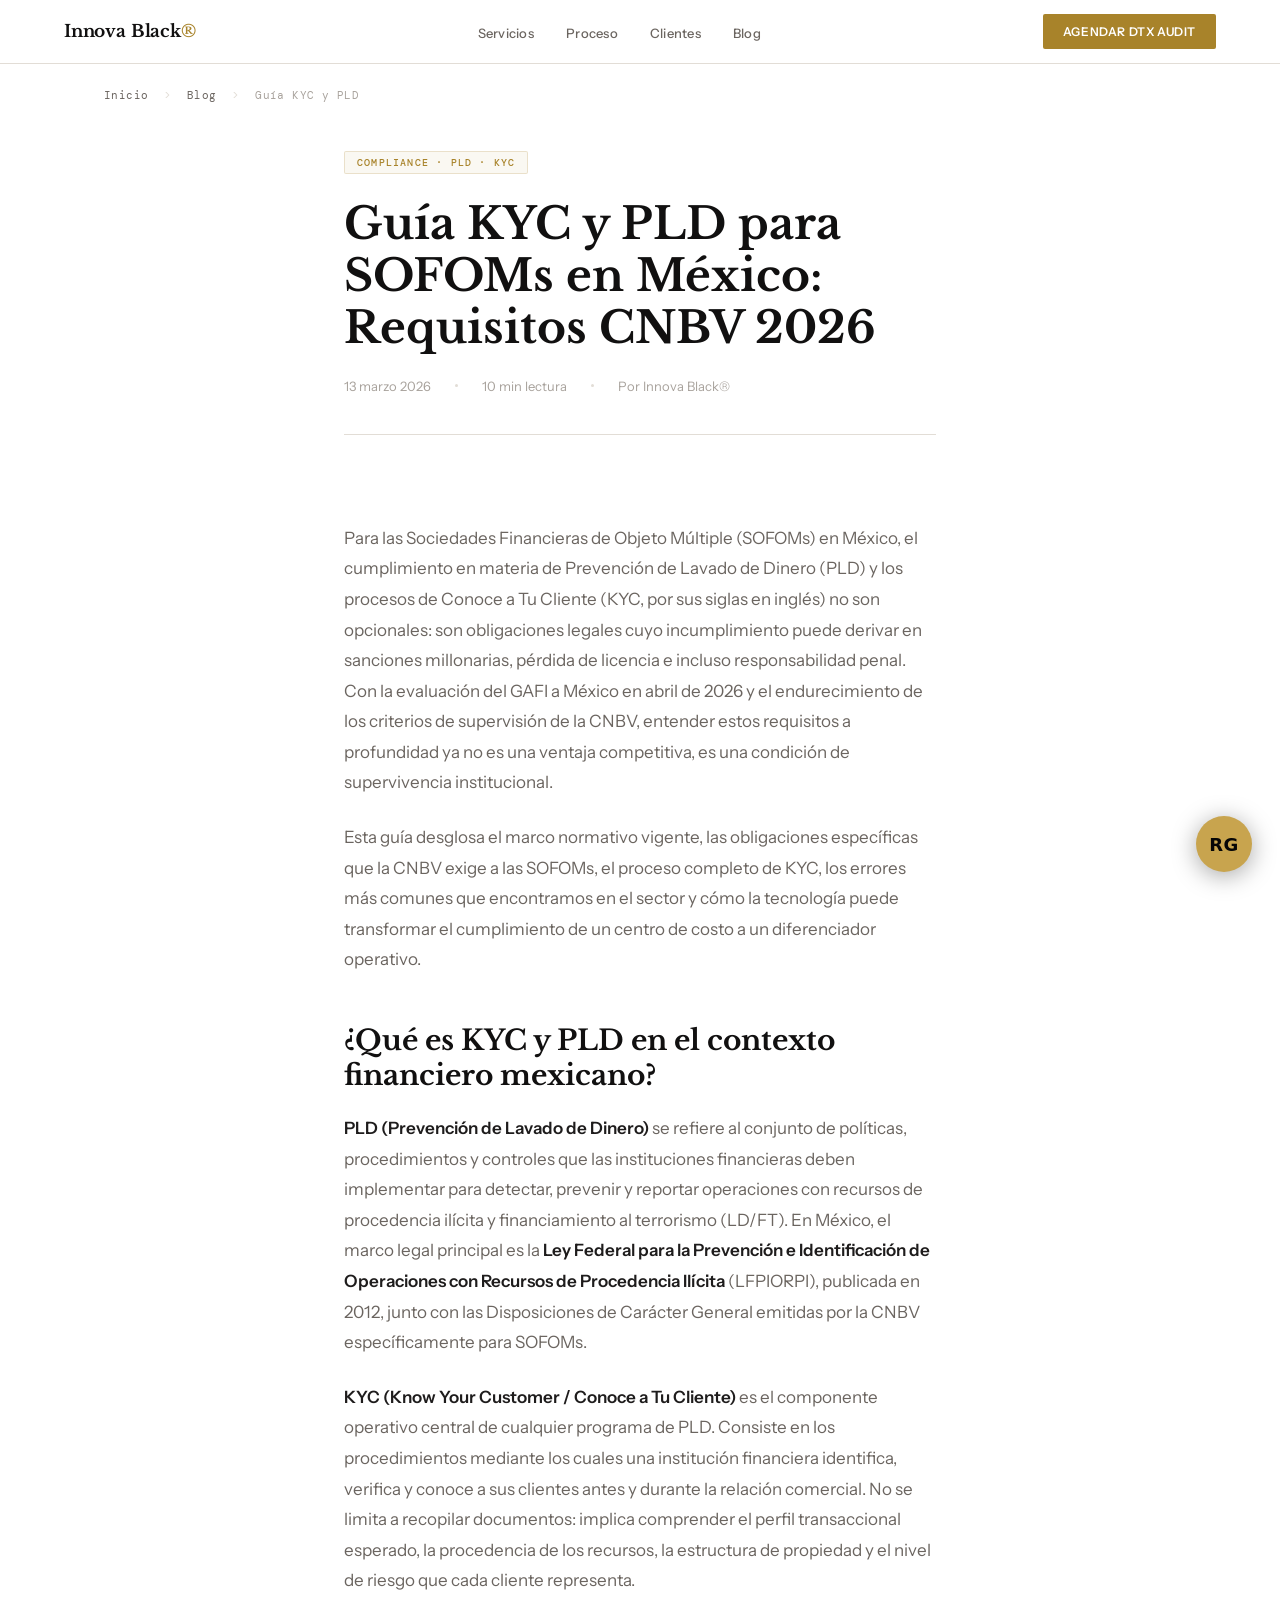
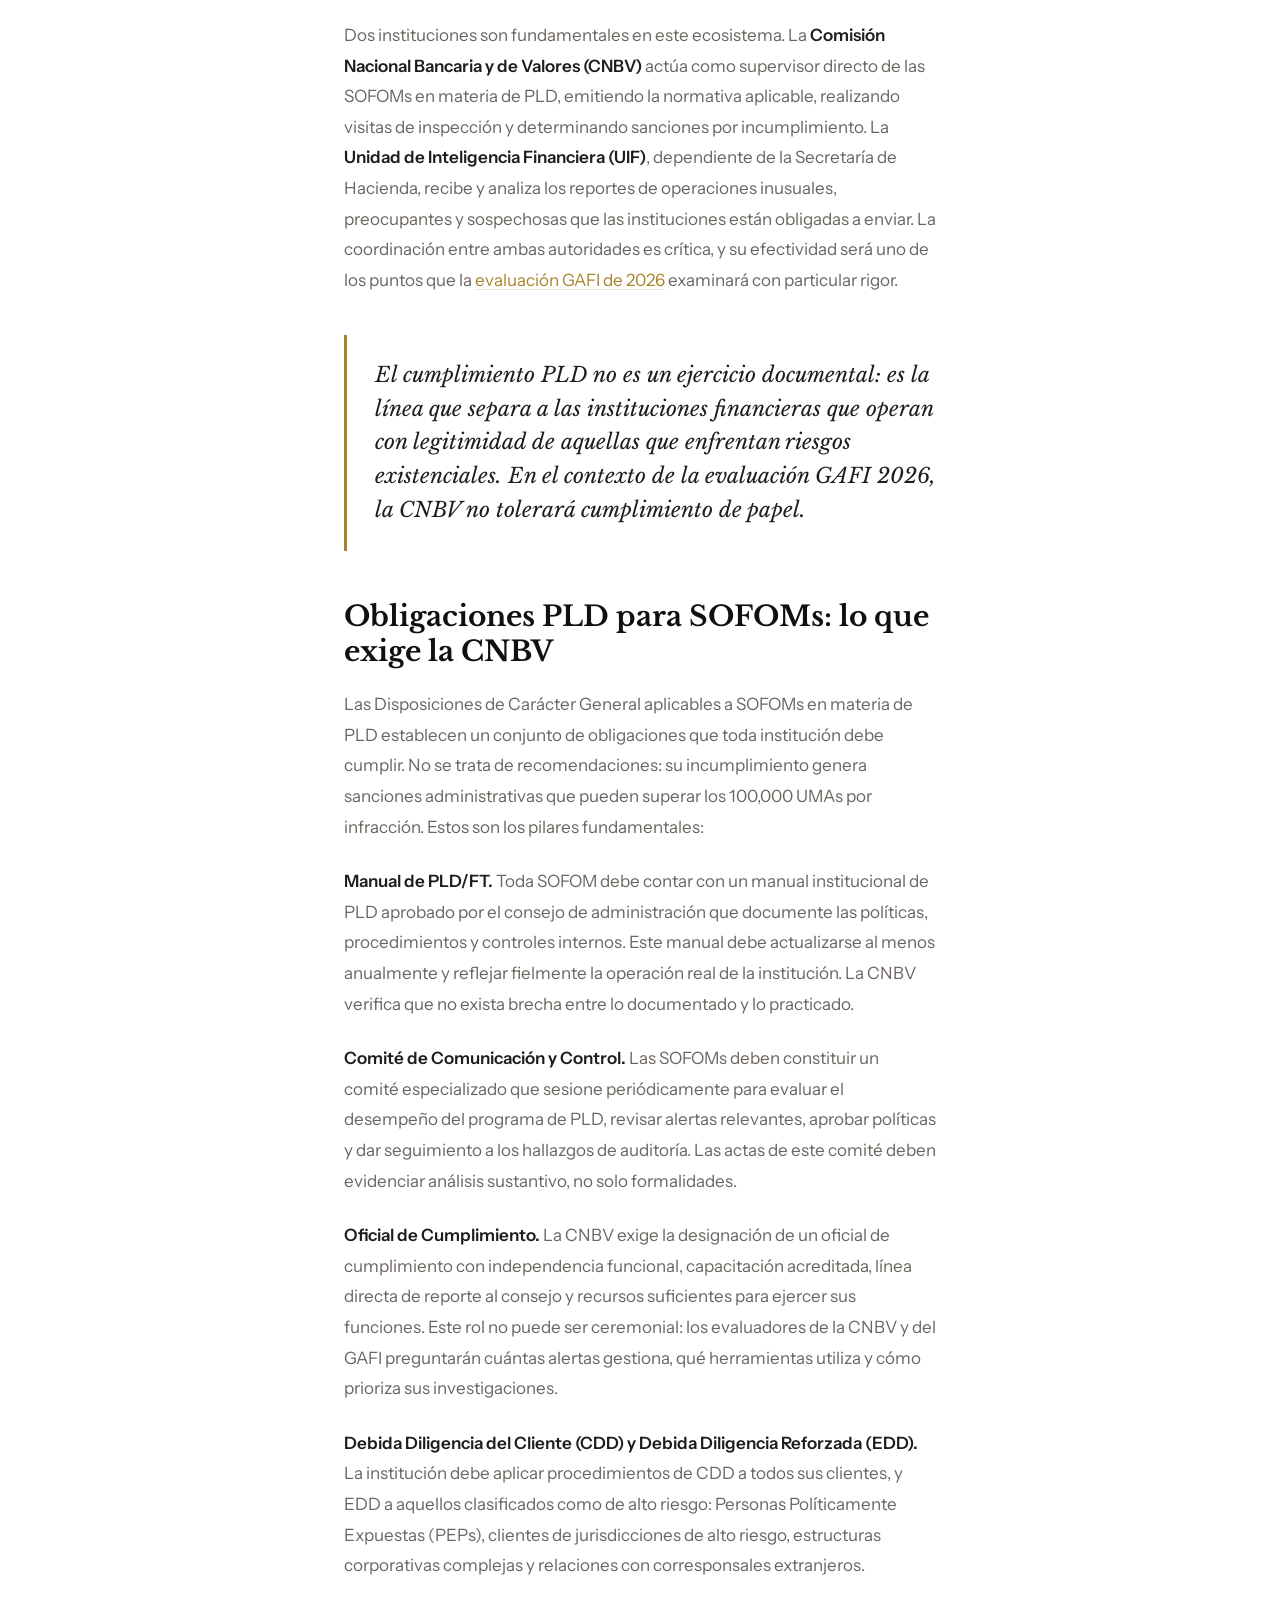
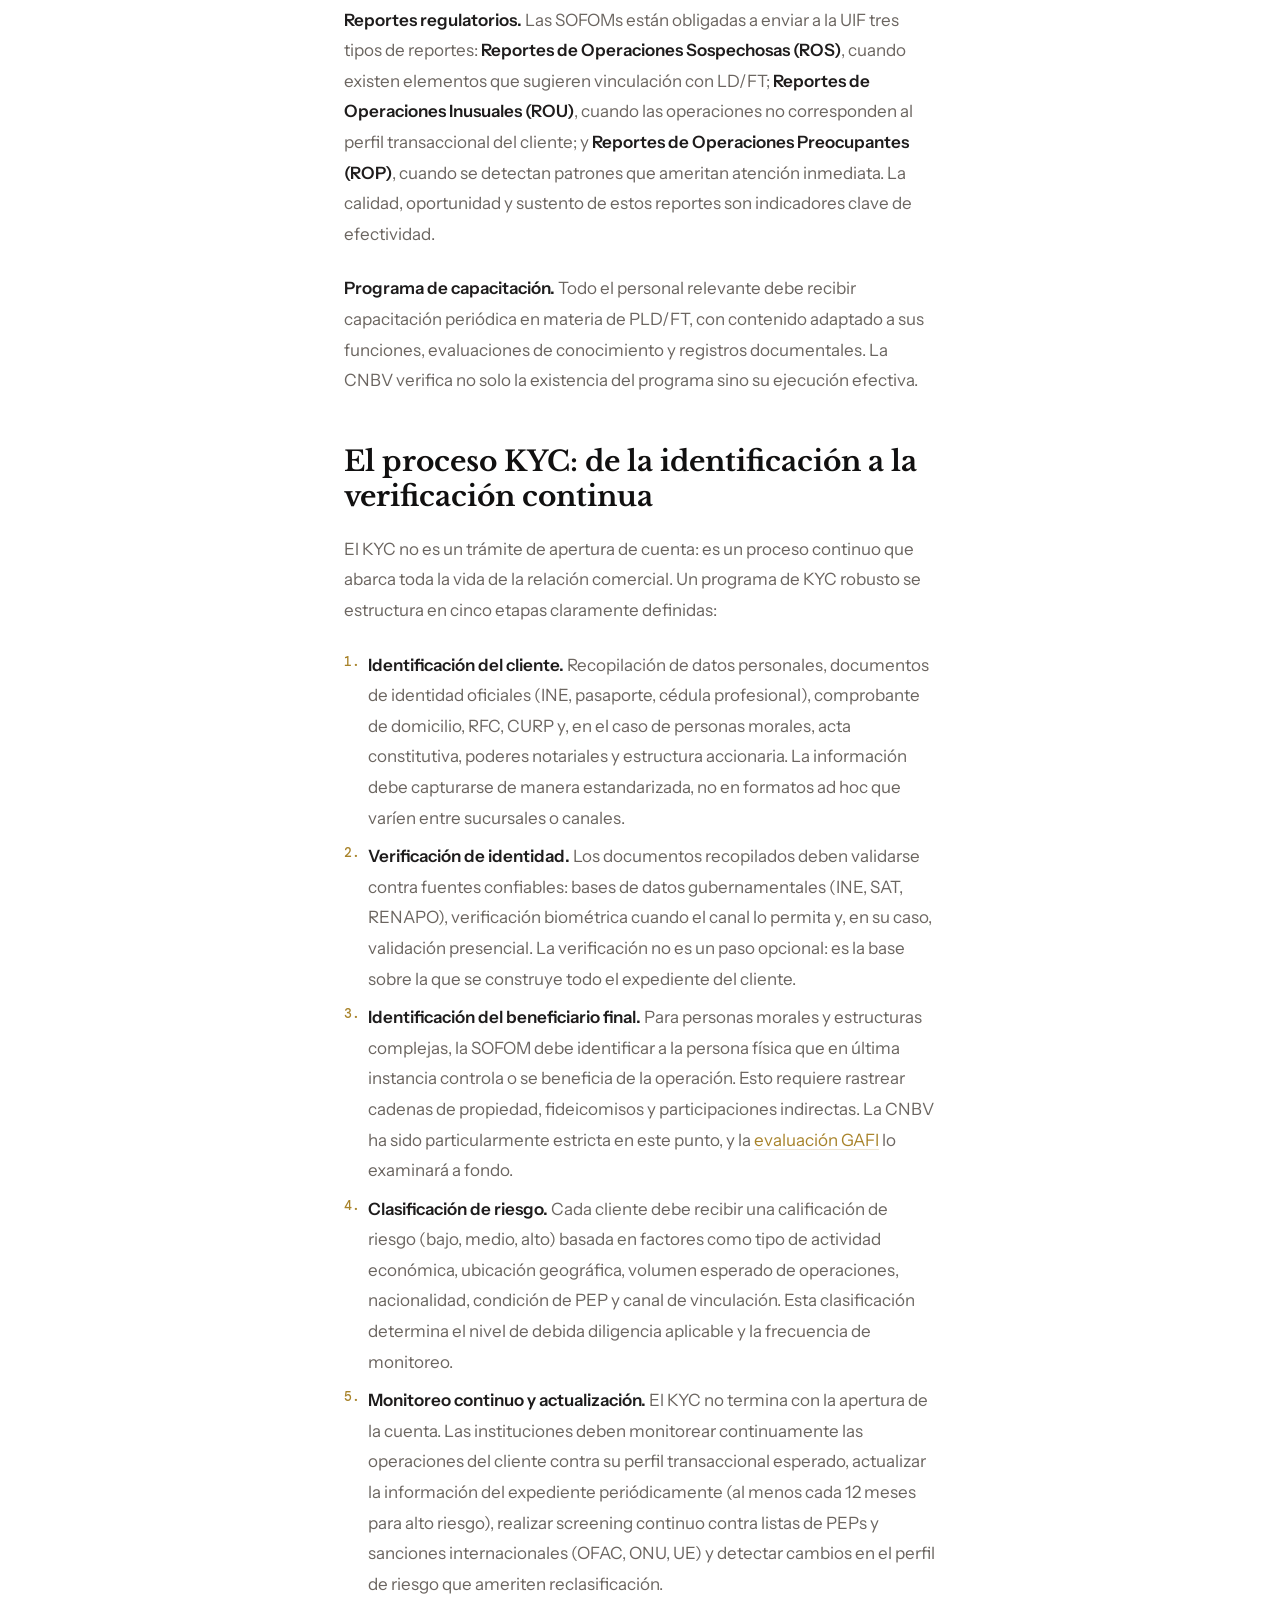
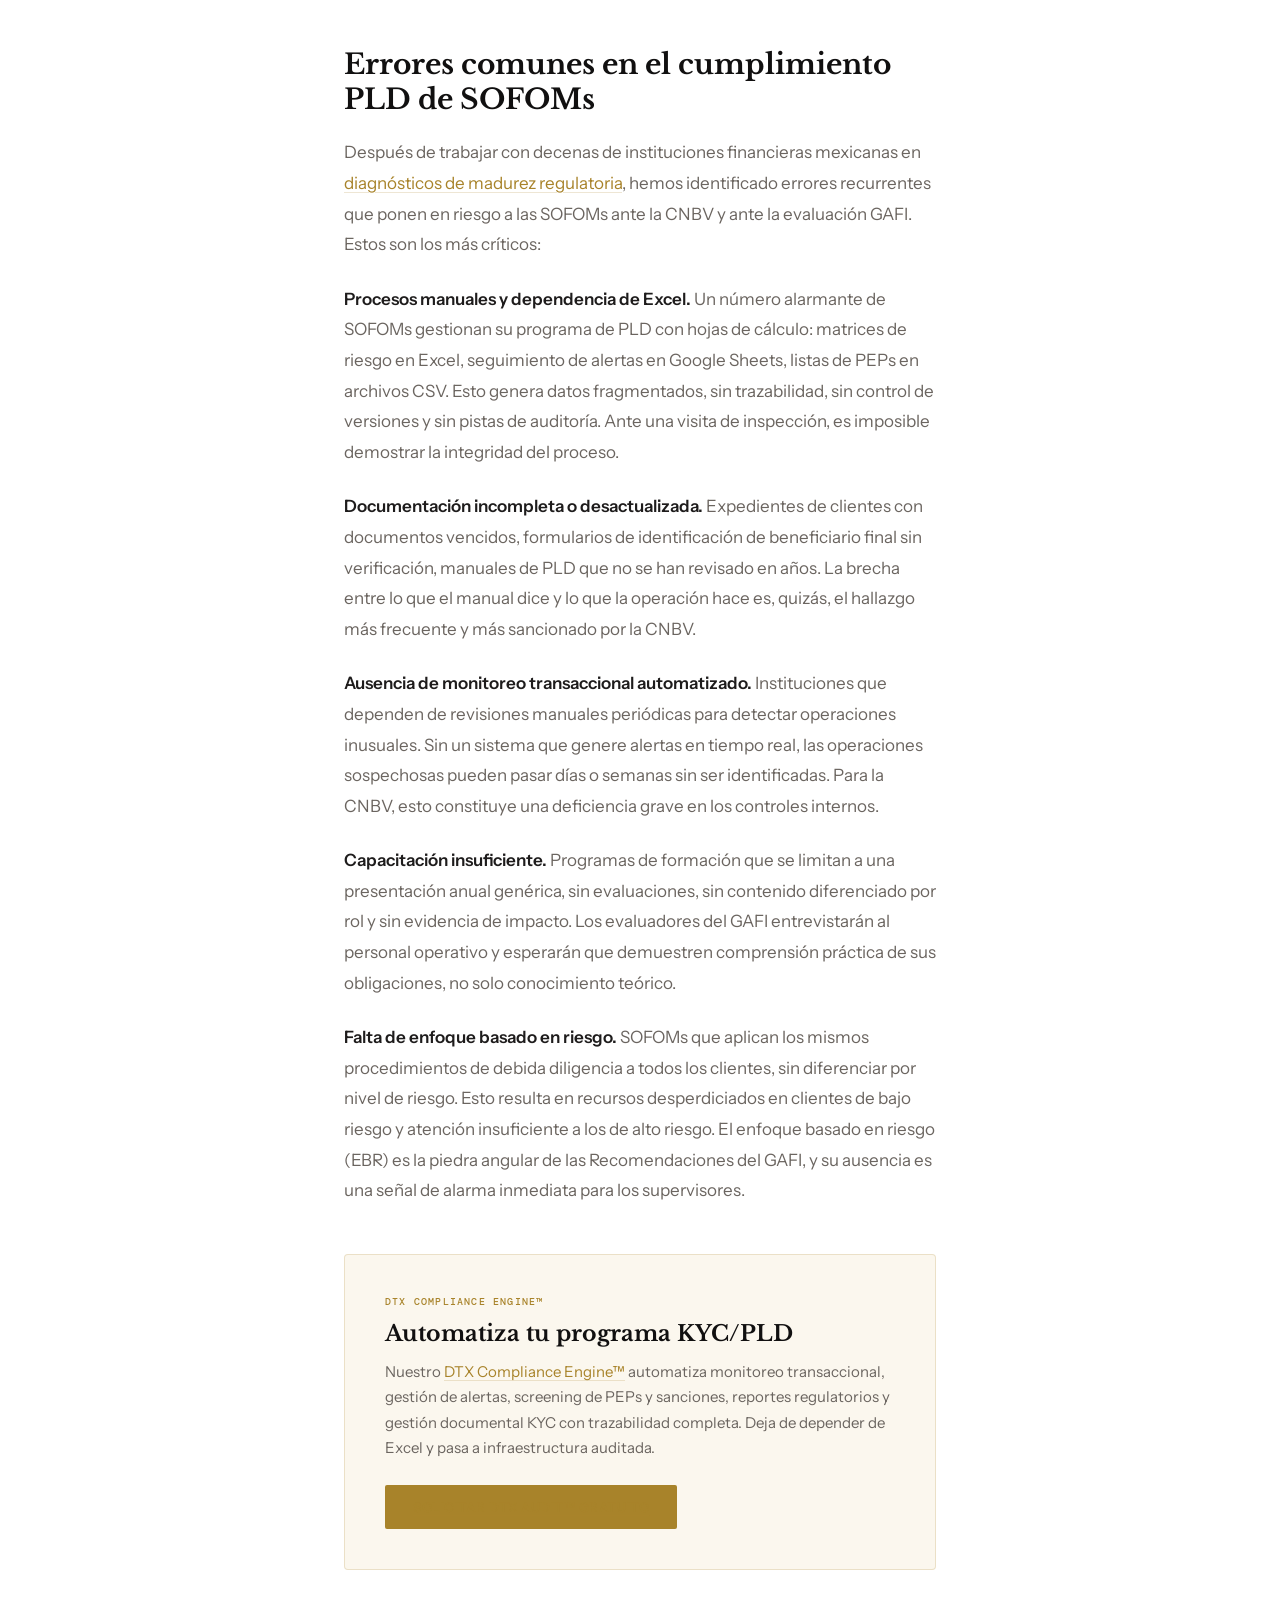
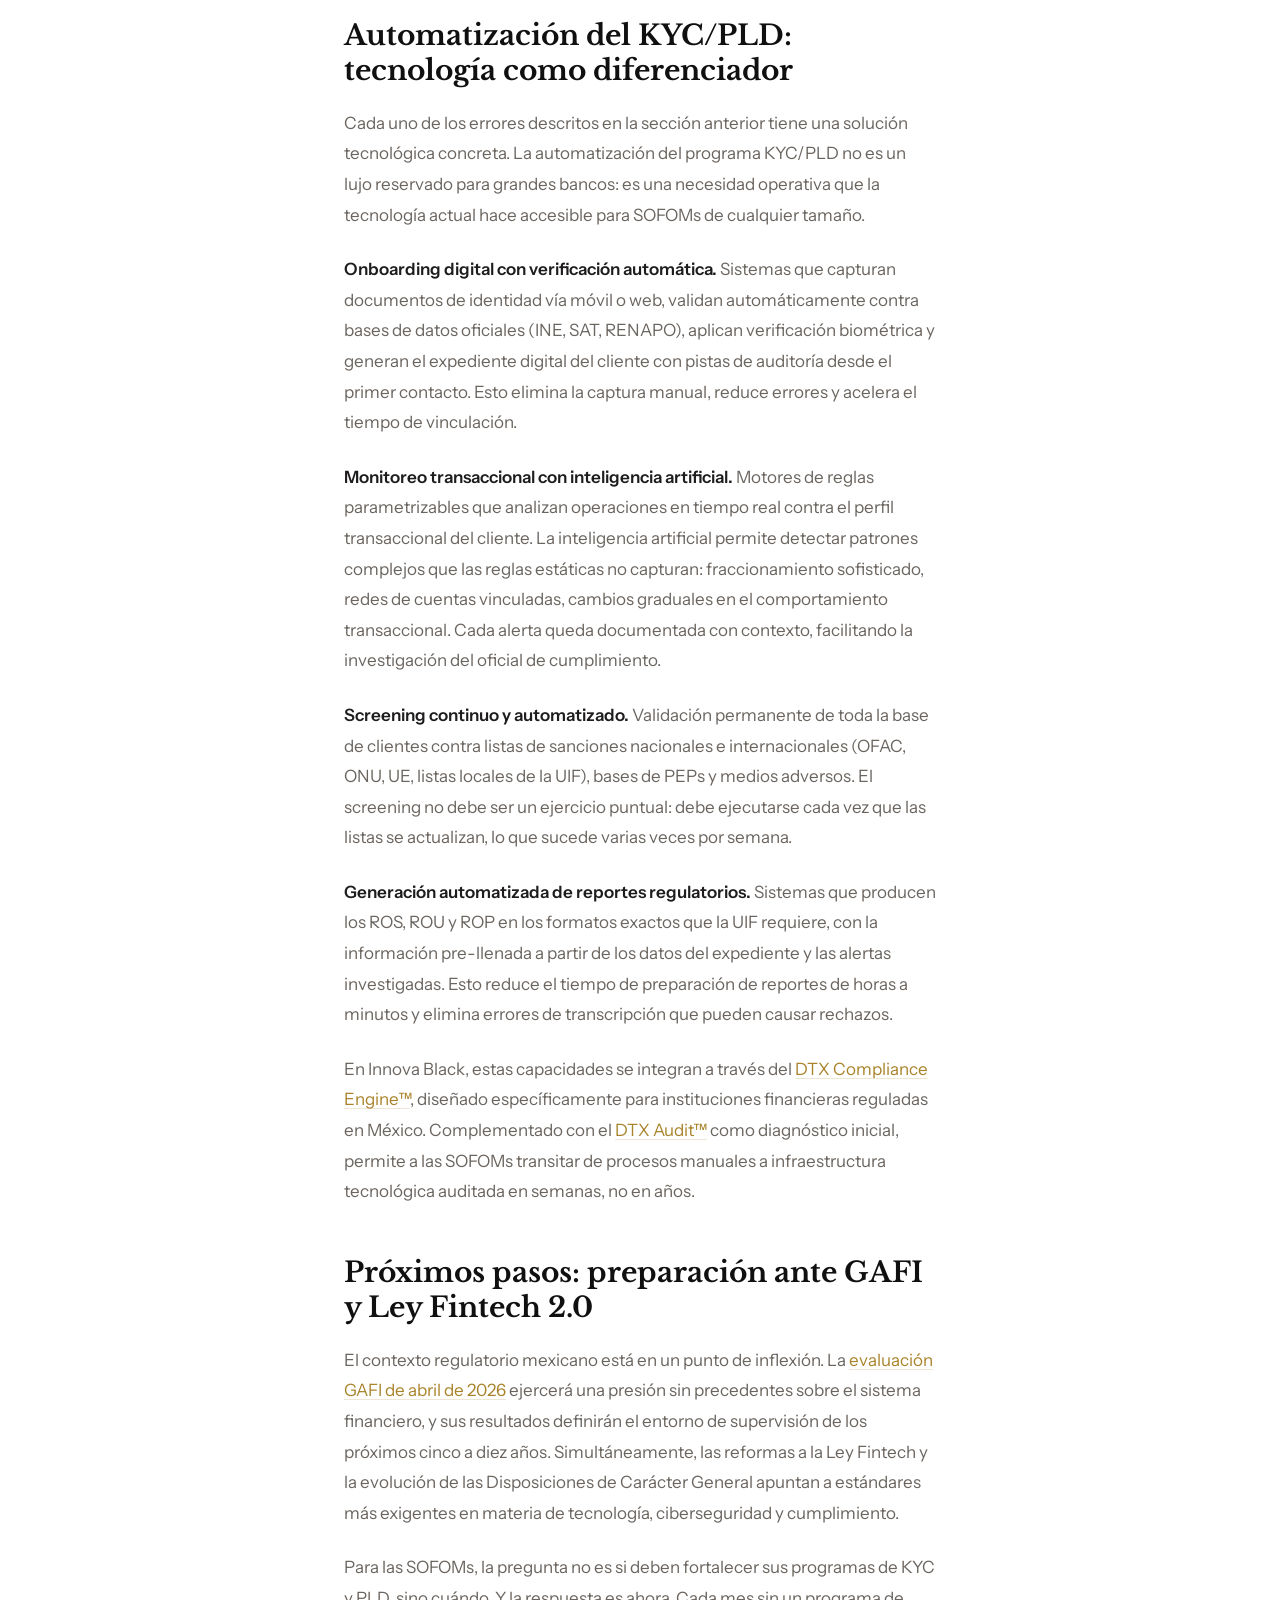
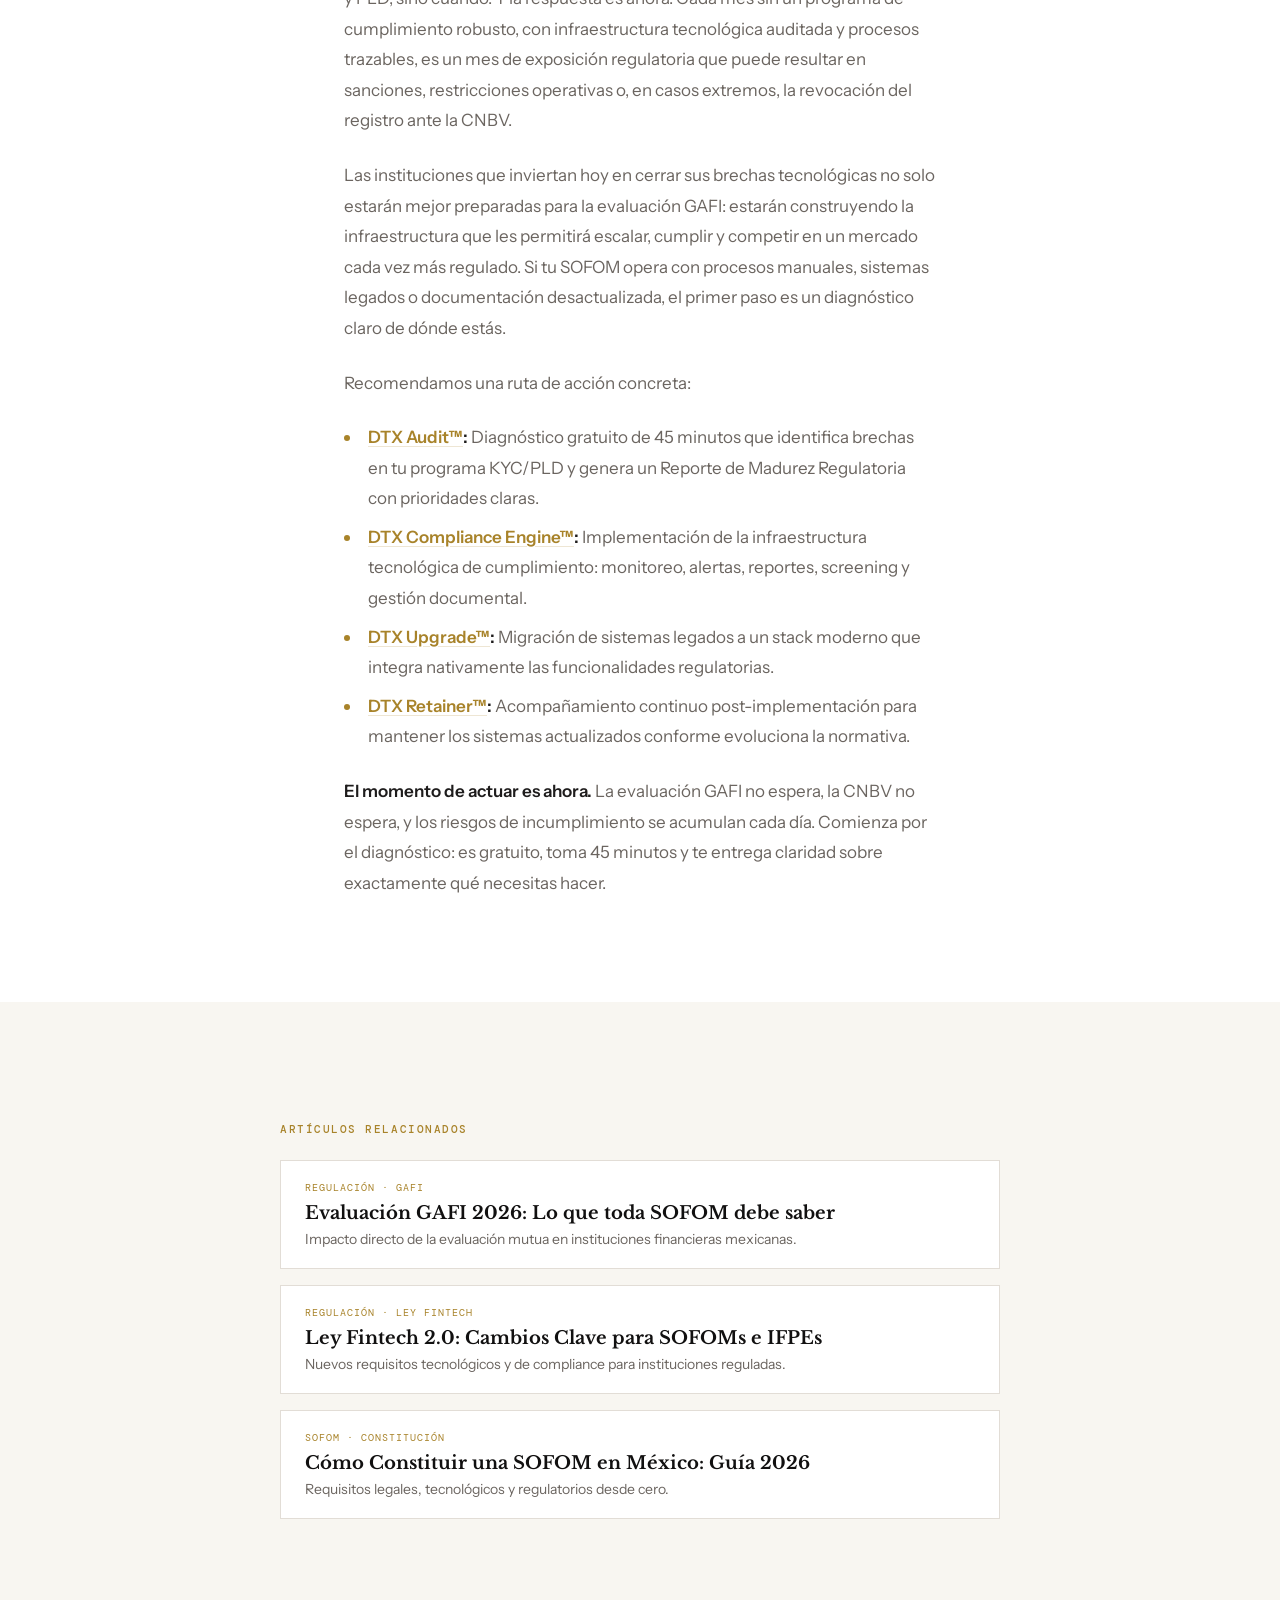
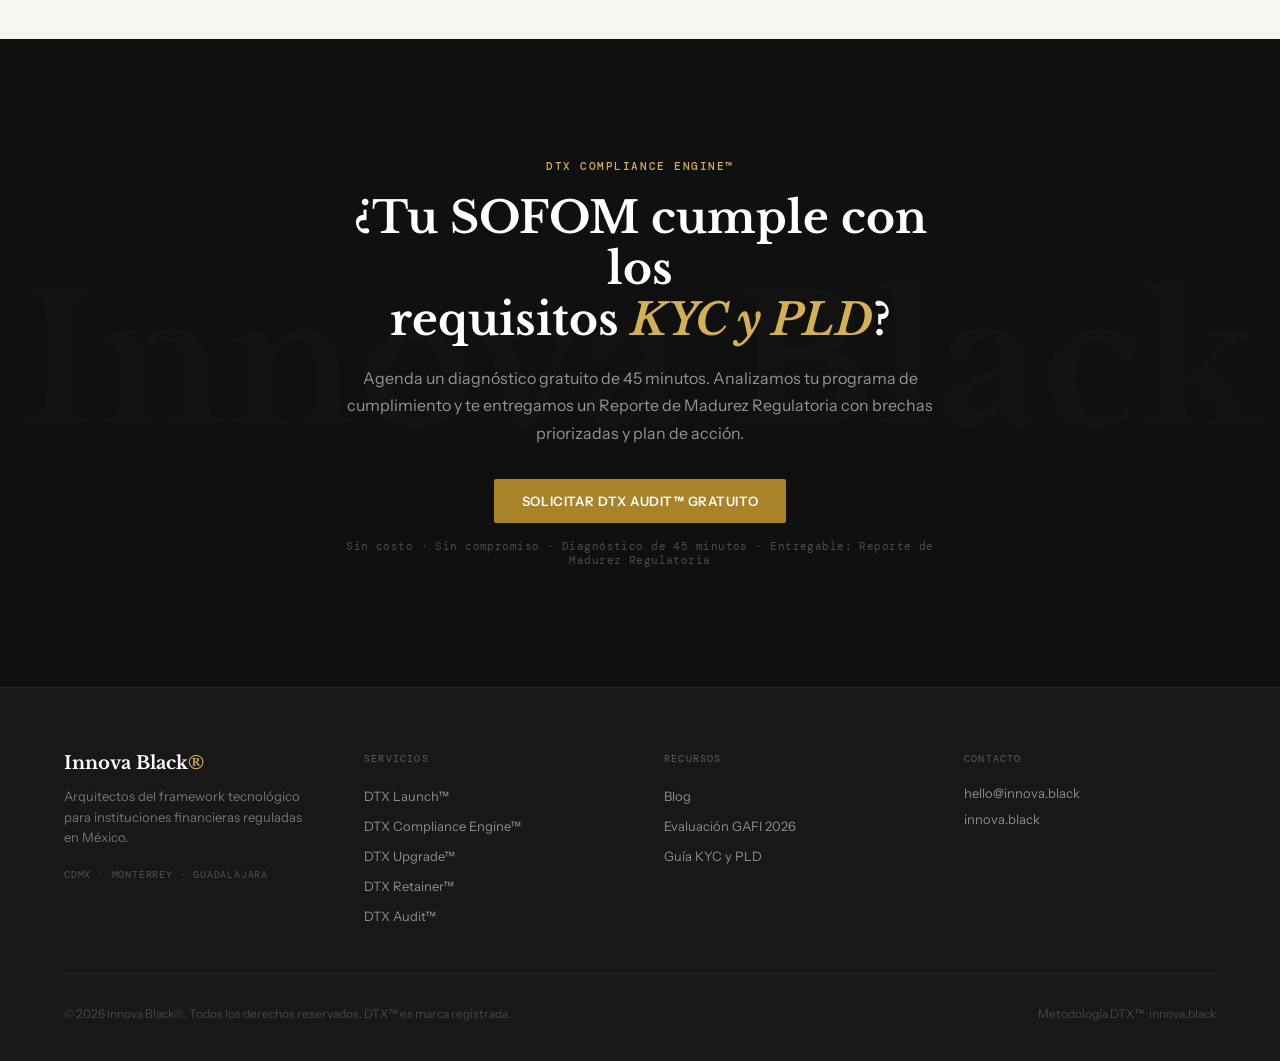
<file: web/blog/guia-kyc-pld-sofom-mexico/index.html>
<!DOCTYPE html>
<html lang="es">
<head>
  <meta charset="UTF-8" />
  <meta name="viewport" content="width=device-width, initial-scale=1.0" />

  <!-- Google Analytics -->
  <script async src="https://www.googletagmanager.com/gtag/js?id=G-E0Y70WW412"></script>
  <script>
    window.dataLayer = window.dataLayer || [];
    function gtag(){dataLayer.push(arguments);}
    gtag('js', new Date());
    gtag('config', 'G-E0Y70WW412');
  </script>

  <title>Guía KYC y PLD para SOFOMs: Requisitos CNBV | Innova Black</title>
  <meta name="description" content="Guía completa de requisitos KYC y PLD para SOFOMs en México. Conoce las obligaciones CNBV, automatización de reportes y mejores prácticas de cumplimiento." />
  <link rel="canonical" href="https://innovablack.ai/blog/guia-kyc-pld-sofom-mexico/" />

  <!-- Open Graph -->
  <meta property="og:type" content="article" />
  <meta property="og:url" content="https://innovablack.ai/blog/guia-kyc-pld-sofom-mexico/" />
  <meta property="og:title" content="Guía KYC y PLD para SOFOMs: Requisitos CNBV | Innova Black" />
  <meta property="og:description" content="Guía completa de requisitos KYC y PLD para SOFOMs en México. Conoce las obligaciones CNBV, automatización de reportes y mejores prácticas de cumplimiento." />
  <meta property="og:image" content="https://innovablack.ai/og-kyc-pld-sofom.jpg" />
  <meta property="og:locale" content="es_MX" />
  <meta property="og:site_name" content="Innova Black®" />
  <meta property="article:published_time" content="2026-03-13" />
  <meta property="article:modified_time" content="2026-03-13" />
  <meta property="article:author" content="Innova Black®" />

  <!-- Twitter Card -->
  <meta name="twitter:card" content="summary_large_image" />
  <meta name="twitter:title" content="Guía KYC y PLD para SOFOMs: Requisitos CNBV | Innova Black" />
  <meta name="twitter:description" content="Guía completa de requisitos KYC y PLD para SOFOMs en México. Conoce las obligaciones CNBV, automatización de reportes y mejores prácticas de cumplimiento." />
  <meta name="twitter:image" content="https://innovablack.ai/og-kyc-pld-sofom.jpg" />

  <link rel="preconnect" href="https://fonts.googleapis.com" />
  <link rel="preconnect" href="https://fonts.gstatic.com" crossorigin />
  <link href="https://fonts.googleapis.com/css2?family=Libre+Baskerville:ital,wght@0,400;0,700;1,400&family=Instrument+Sans:wght@300;400;500;600&family=DM+Mono:wght@400;500&display=swap" rel="stylesheet" />
  <link rel="stylesheet" href="../../chatbot.css" />

  <!-- JSON-LD Article Schema -->
  <script type="application/ld+json">
  {
    "@context": "https://schema.org",
    "@type": "Article",
    "headline": "Guía KYC y PLD para SOFOMs en México: Requisitos CNBV 2026",
    "description": "Guía completa de requisitos KYC y PLD para SOFOMs en México. Conoce las obligaciones CNBV, automatización de reportes y mejores prácticas de cumplimiento.",
    "author": {
      "@type": "Organization",
      "name": "Innova Black®",
      "url": "https://innovablack.ai"
    },
    "publisher": {
      "@type": "Organization",
      "name": "Innova Black®",
      "url": "https://innovablack.ai",
      "logo": {
        "@type": "ImageObject",
        "url": "https://innovablack.ai/logo.png"
      }
    },
    "datePublished": "2026-03-13",
    "dateModified": "2026-03-13",
    "image": "https://innovablack.ai/og-kyc-pld-sofom.jpg",
    "mainEntityOfPage": {
      "@type": "WebPage",
      "@id": "https://innovablack.ai/blog/guia-kyc-pld-sofom-mexico/"
    }
  }
  </script>

  <!-- BreadcrumbList JSON-LD -->
  <script type="application/ld+json">
  {
    "@context": "https://schema.org",
    "@type": "BreadcrumbList",
    "itemListElement": [
      {
        "@type": "ListItem",
        "position": 1,
        "name": "Inicio",
        "item": "https://innovablack.ai/"
      },
      {
        "@type": "ListItem",
        "position": 2,
        "name": "Blog",
        "item": "https://innovablack.ai/blog/"
      },
      {
        "@type": "ListItem",
        "position": 3,
        "name": "Guía KYC y PLD para SOFOMs",
        "item": "https://innovablack.ai/blog/guia-kyc-pld-sofom-mexico/"
      }
    ]
  }
  </script>

  <style>
    /* ============================================================
       TOKENS
    ============================================================ */
    :root {
      --white:      #FFFFFF;
      --paper:      #F8F6F1;
      --paper2:     #F0EDE6;
      --ink:        #111010;
      --ink2:       #1E1C1C;
      --muted:      #6B6560;
      --light:      #A8A29C;
      --rule:       #E2DDD6;
      --gold:       #A8832A;
      --gold2:      #C49B35;
      --gold3:      #D4AF54;
      --gold-bg:    #FBF7EE;
      --gold-rule:  rgba(168,131,42,.20);
      --gold-pale:  rgba(168,131,42,.06);
      --neg:        #111010;
      --neg2:       #191717;

      --serif:  'Libre Baskerville', Georgia, serif;
      --sans:   'Instrument Sans', system-ui, sans-serif;
      --mono:   'DM Mono', monospace;

      --pad-x: 64px;
      --pad-y: 120px;
    }

    /* ============================================================
       RESET & BASE
    ============================================================ */
    *, *::before, *::after { box-sizing: border-box; margin: 0; padding: 0; }
    html { scroll-behavior: smooth; }
    body {
      font-family: var(--sans);
      font-weight: 400;
      color: var(--ink);
      background: var(--white);
      -webkit-font-smoothing: antialiased;
      overflow-x: hidden;
    }
    a { color: inherit; text-decoration: none; }
    img { display: block; max-width: 100%; }

    /* ============================================================
       TYPOGRAPHY HELPERS
    ============================================================ */
    .eyebrow {
      font-family: var(--mono);
      font-size: 11px;
      font-weight: 500;
      letter-spacing: .14em;
      text-transform: uppercase;
      color: var(--gold);
      display: block;
      margin-bottom: 20px;
    }
    .s-h2 {
      font-family: var(--serif);
      font-size: clamp(32px, 4vw, 52px);
      font-weight: 700;
      line-height: 1.15;
      color: var(--ink);
      margin-bottom: 20px;
    }
    .s-lead {
      font-size: 17px;
      font-weight: 300;
      line-height: 1.7;
      color: var(--muted);
      max-width: 620px;
    }
    .on-dark .s-h2 { color: var(--white); }
    .on-dark .s-lead { color: rgba(255,255,255,.65); }
    .on-dark .eyebrow { color: var(--gold3); }

    /* ============================================================
       SCROLL REVEAL
    ============================================================ */
    .r {
      opacity: 0;
      transform: translateY(22px);
      transition: opacity .55s ease, transform .55s ease;
    }
    .r.in { opacity: 1; transform: none; }
    .d1 { transition-delay: .08s; }
    .d2 { transition-delay: .16s; }
    .d3 { transition-delay: .24s; }
    .d4 { transition-delay: .32s; }

    /* ============================================================
       BUTTONS
    ============================================================ */
    .btn {
      display: inline-flex;
      align-items: center;
      gap: 8px;
      font-family: var(--sans);
      font-size: 13px;
      font-weight: 600;
      letter-spacing: .04em;
      text-transform: uppercase;
      padding: 14px 28px;
      border-radius: 2px;
      cursor: pointer;
      transition: all .2s ease;
      border: none;
    }
    .btn-gold {
      background: var(--gold);
      color: var(--white);
    }
    .btn-gold:hover { background: var(--gold2); }
    .btn-outline-dark {
      background: transparent;
      color: var(--ink);
      border: 1px solid var(--rule);
    }
    .btn-outline-dark:hover { border-color: var(--gold); color: var(--gold); }

    /* ============================================================
       NAV
    ============================================================ */
    #nav {
      position: fixed;
      top: 0; left: 0; right: 0;
      z-index: 100;
      background: rgba(255,255,255,.96);
      backdrop-filter: blur(8px);
      border-bottom: 1px solid var(--rule);
      height: 64px;
      display: flex;
      align-items: center;
      padding: 0 var(--pad-x);
      transition: box-shadow .2s;
    }
    #nav.scrolled { box-shadow: 0 2px 24px rgba(17,16,16,.06); }
    .nav-inner {
      display: flex;
      align-items: center;
      justify-content: space-between;
      width: 100%;
      max-width: 1200px;
      margin: 0 auto;
    }
    .nav-logo {
      font-family: var(--serif);
      font-size: 17px;
      font-weight: 700;
      color: var(--ink);
      letter-spacing: -.01em;
    }
    .nav-logo span { color: var(--gold); }
    .nav-links {
      display: flex;
      align-items: center;
      gap: 32px;
      list-style: none;
    }
    .nav-links a {
      font-size: 13px;
      font-weight: 500;
      color: var(--muted);
      letter-spacing: .02em;
      transition: color .15s;
    }
    .nav-links a:hover { color: var(--ink); }
    .nav-cta {
      font-family: var(--sans);
      font-size: 12px;
      font-weight: 600;
      letter-spacing: .05em;
      text-transform: uppercase;
      color: var(--white);
      background: var(--gold);
      padding: 10px 20px;
      border-radius: 2px;
      transition: background .15s;
    }
    .nav-cta:hover { background: var(--gold2); }
    .nav-hamburger {
      display: none;
      flex-direction: column;
      gap: 5px;
      cursor: pointer;
      padding: 4px;
    }
    .nav-hamburger span {
      display: block;
      width: 22px;
      height: 2px;
      background: var(--ink);
      transition: all .2s;
    }
    .mobile-menu {
      display: none;
      position: fixed;
      top: 64px; left: 0; right: 0;
      background: var(--white);
      border-bottom: 1px solid var(--rule);
      padding: 24px var(--pad-x);
      z-index: 99;
      flex-direction: column;
      gap: 20px;
    }
    .mobile-menu.open { display: flex; }
    .mobile-menu a {
      font-size: 15px;
      font-weight: 500;
      color: var(--ink);
      padding: 8px 0;
      border-bottom: 1px solid var(--rule);
    }

    /* ============================================================
       BREADCRUMBS
    ============================================================ */
    .breadcrumbs {
      max-width: 1200px;
      margin: 0 auto;
      padding: 24px var(--pad-x) 0;
      font-family: var(--mono);
      font-size: 11px;
      letter-spacing: .04em;
      color: var(--light);
    }
    .breadcrumbs a {
      color: var(--muted);
      transition: color .15s;
    }
    .breadcrumbs a:hover { color: var(--gold); }
    .breadcrumbs .sep { margin: 0 8px; color: var(--rule); }

    /* ============================================================
       ARTICLE HEADER
    ============================================================ */
    .article-header {
      max-width: 720px;
      margin: 0 auto;
      padding: 48px var(--pad-x) 40px;
    }
    .article-tag {
      display: inline-block;
      font-family: var(--mono);
      font-size: 10px;
      font-weight: 500;
      letter-spacing: .12em;
      text-transform: uppercase;
      color: var(--gold);
      background: var(--gold-pale);
      border: 1px solid var(--gold-rule);
      padding: 4px 12px;
      border-radius: 2px;
      margin-bottom: 24px;
    }
    .article-title {
      font-family: var(--serif);
      font-size: clamp(28px, 4vw, 44px);
      font-weight: 700;
      line-height: 1.18;
      color: var(--ink);
      margin-bottom: 24px;
    }
    .article-meta {
      display: flex;
      align-items: center;
      gap: 24px;
      flex-wrap: wrap;
      font-size: 13px;
      font-weight: 400;
      color: var(--light);
      padding-bottom: 40px;
      border-bottom: 1px solid var(--rule);
    }
    .article-meta-item {
      display: flex;
      align-items: center;
      gap: 6px;
    }
    .article-meta-dot {
      width: 3px;
      height: 3px;
      border-radius: 50%;
      background: var(--rule);
    }

    /* ============================================================
       ARTICLE BODY
    ============================================================ */
    .article-body {
      max-width: 720px;
      margin: 0 auto;
      padding: 48px var(--pad-x) 80px;
    }
    .article-body p {
      font-size: 17px;
      line-height: 1.8;
      color: var(--muted);
      margin-bottom: 24px;
    }
    .article-body h2 {
      font-family: var(--serif);
      font-size: 28px;
      font-weight: 700;
      line-height: 1.25;
      color: var(--ink);
      margin: 48px 0 20px;
    }
    .article-body h3 {
      font-family: var(--sans);
      font-size: 20px;
      font-weight: 600;
      color: var(--ink2);
      margin: 32px 0 14px;
    }
    .article-body ul,
    .article-body ol {
      margin-bottom: 24px;
      padding-left: 0;
      list-style: none;
    }
    .article-body ul li,
    .article-body ol li {
      font-size: 17px;
      line-height: 1.8;
      color: var(--muted);
      padding-left: 24px;
      position: relative;
      margin-bottom: 8px;
    }
    .article-body ul li::before {
      content: '';
      position: absolute;
      left: 0;
      top: 13px;
      width: 6px;
      height: 6px;
      border-radius: 50%;
      background: var(--gold);
    }
    .article-body ol {
      counter-reset: article-ol;
    }
    .article-body ol li {
      counter-increment: article-ol;
    }
    .article-body ol li::before {
      content: counter(article-ol) '.';
      position: absolute;
      left: 0;
      top: 0;
      font-family: var(--mono);
      font-size: 13px;
      font-weight: 500;
      color: var(--gold);
    }
    .article-body a {
      color: var(--gold);
      text-decoration: underline;
      text-underline-offset: 3px;
      text-decoration-color: var(--gold-rule);
      transition: text-decoration-color .15s;
    }
    .article-body a:hover {
      text-decoration-color: var(--gold);
    }
    .article-body strong {
      font-weight: 600;
      color: var(--ink2);
    }

    /* Pullquote */
    .article-pullquote {
      border-left: 3px solid var(--gold);
      padding: 24px 0 24px 28px;
      margin: 40px 0;
    }
    .article-pullquote p {
      font-family: var(--serif);
      font-style: italic;
      font-size: 21px;
      line-height: 1.6;
      color: var(--ink2);
      margin-bottom: 0;
    }

    /* CTA Box */
    .article-cta-box {
      background: var(--gold-bg);
      border: 1px solid var(--gold-rule);
      border-radius: 4px;
      padding: 40px;
      margin: 48px 0;
    }
    .article-cta-box .cta-box-eyebrow {
      font-family: var(--mono);
      font-size: 10px;
      font-weight: 500;
      letter-spacing: .12em;
      text-transform: uppercase;
      color: var(--gold);
      margin-bottom: 12px;
    }
    .article-cta-box h3 {
      font-family: var(--serif);
      font-size: 22px;
      font-weight: 700;
      color: var(--ink);
      margin: 0 0 12px;
    }
    .article-cta-box p {
      font-size: 15px;
      line-height: 1.7;
      color: var(--muted);
      margin-bottom: 24px;
    }

    /* ============================================================
       CTA SECTION
    ============================================================ */
    #cta {
      position: relative;
      background: var(--neg);
      padding: var(--pad-y) var(--pad-x);
      text-align: center;
      overflow: hidden;
    }
    .cta-ghost {
      position: absolute;
      top: 50%; left: 50%;
      transform: translate(-50%, -50%);
      font-family: var(--serif);
      font-size: clamp(80px, 14vw, 200px);
      font-weight: 700;
      white-space: nowrap;
      color: rgba(255,255,255,.015);
      pointer-events: none;
    }
    .cta-inner {
      position: relative;
      max-width: 640px;
      margin: 0 auto;
    }
    .cta-h2 {
      font-family: var(--serif);
      font-size: clamp(28px, 3.5vw, 44px);
      font-weight: 700;
      line-height: 1.15;
      color: var(--white);
      margin-bottom: 20px;
    }
    .cta-h2 em {
      font-style: italic;
      color: var(--gold3);
    }
    .cta-sub {
      font-size: 16px;
      font-weight: 300;
      line-height: 1.7;
      color: rgba(255,255,255,.55);
      margin-bottom: 32px;
    }
    .cta-actions { margin-bottom: 16px; }
    .cta-note {
      font-family: var(--mono);
      font-size: 11px;
      color: rgba(255,255,255,.25);
      letter-spacing: .04em;
    }

    /* ============================================================
       FOOTER
    ============================================================ */
    #footer {
      padding: 64px var(--pad-x) 40px;
      background: var(--neg2);
      border-top: 1px solid rgba(255,255,255,.06);
    }
    .footer-top {
      max-width: 1200px;
      margin: 0 auto;
      display: grid;
      grid-template-columns: 1fr 1fr 1fr 1fr;
      gap: 48px;
      padding-bottom: 48px;
      border-bottom: 1px solid rgba(255,255,255,.06);
    }
    .footer-logo {
      font-family: var(--serif);
      font-size: 18px;
      font-weight: 700;
      color: var(--white);
      margin-bottom: 12px;
    }
    .footer-logo span { color: var(--gold3); }
    .footer-tagline {
      font-size: 13px;
      font-weight: 300;
      color: rgba(255,255,255,.4);
      line-height: 1.6;
      margin-bottom: 20px;
    }
    .footer-cities {
      font-family: var(--mono);
      font-size: 10px;
      color: rgba(255,255,255,.25);
      letter-spacing: .08em;
      text-transform: uppercase;
    }
    .footer-col-title {
      font-family: var(--mono);
      font-size: 10px;
      letter-spacing: .12em;
      text-transform: uppercase;
      color: rgba(255,255,255,.3);
      margin-bottom: 20px;
    }
    .footer-links {
      list-style: none;
      display: flex;
      flex-direction: column;
      gap: 10px;
    }
    .footer-links a {
      font-size: 13px;
      font-weight: 300;
      color: rgba(255,255,255,.5);
      transition: color .15s;
    }
    .footer-links a:hover { color: var(--gold3); }
    .footer-contact a {
      display: block;
      font-size: 13px;
      font-weight: 300;
      color: rgba(255,255,255,.5);
      margin-bottom: 10px;
      transition: color .15s;
    }
    .footer-contact a:hover { color: var(--gold3); }
    .footer-bottom {
      max-width: 1200px;
      margin: 0 auto;
      padding-top: 32px;
      display: flex;
      justify-content: space-between;
      align-items: center;
    }
    .footer-copy {
      font-size: 12px;
      font-weight: 300;
      color: rgba(255,255,255,.2);
    }

    /* ============================================================
       RESPONSIVE
    ============================================================ */
    @media (max-width: 1024px) {
      :root { --pad-x: 40px; --pad-y: 96px; }
      .footer-top { grid-template-columns: 1fr 1fr; gap: 40px; }
    }

    @media (max-width: 768px) {
      :root { --pad-x: 28px; --pad-y: 80px; }
      .nav-links, .nav-cta { display: none; }
      .nav-hamburger { display: flex; }
      .article-title { font-size: clamp(24px, 6vw, 36px); }
      .article-body h2 { font-size: 22px; margin-top: 40px; }
      .article-pullquote p { font-size: 18px; }
      .article-cta-box { padding: 28px 24px; }
      .article-meta { gap: 12px; }
      .footer-top { grid-template-columns: 1fr; }
      .footer-bottom { flex-direction: column; gap: 12px; text-align: center; }
    }

    @media (max-width: 480px) {
      :root { --pad-x: 20px; --pad-y: 64px; }
      .article-body p { font-size: 16px; }
      .article-body ul li,
      .article-body ol li { font-size: 16px; }
    }
  </style>
</head>
<body>

  <!-- ============================================================
       NAV
  ============================================================ -->
  <nav id="nav">
    <div class="nav-inner">
      <a href="/" class="nav-logo">Innova Black<span>&reg;</span></a>
      <ul class="nav-links">
        <li><a href="/#servicios">Servicios</a></li>
        <li><a href="/#proceso">Proceso</a></li>
        <li><a href="/#clientes">Clientes</a></li>
        <li><a href="/blog">Blog</a></li>
      </ul>
      <a href="#" onclick="var b=document.getElementById('vbot-bubble');if(b)b.click();return false;" class="nav-cta">Agendar DTX Audit</a>
      <div class="nav-hamburger" id="hamburger">
        <span></span><span></span><span></span>
      </div>
    </div>
  </nav>
  <div class="mobile-menu" id="mobile-menu">
    <a href="/#servicios" class="mobile-link">Servicios</a>
    <a href="/#proceso" class="mobile-link">Proceso</a>
    <a href="/#clientes" class="mobile-link">Clientes</a>
    <a href="/blog" class="mobile-link">Blog</a>
    <a href="#" onclick="var b=document.getElementById('vbot-bubble');if(b)b.click();return false;" class="mobile-link">Agendar DTX Audit</a>
  </div>

  <!-- ============================================================
       BREADCRUMBS
  ============================================================ -->
  <div style="padding-top:64px;">
    <div class="breadcrumbs">
      <a href="/">Inicio</a>
      <span class="sep">></span>
      <a href="/blog">Blog</a>
      <span class="sep">></span>
      <span>Gu&iacute;a KYC y PLD</span>
    </div>
  </div>

  <!-- ============================================================
       ARTICLE HEADER
  ============================================================ -->
  <header class="article-header">
    <div class="article-tag r">Compliance &middot; PLD &middot; KYC</div>
    <h1 class="article-title r d1">Gu&iacute;a KYC y PLD para SOFOMs en M&eacute;xico: Requisitos CNBV 2026</h1>
    <div class="article-meta r d2">
      <span class="article-meta-item">13 marzo 2026</span>
      <span class="article-meta-dot"></span>
      <span class="article-meta-item">10 min lectura</span>
      <span class="article-meta-dot"></span>
      <span class="article-meta-item">Por Innova Black&reg;</span>
    </div>
  </header>

  <!-- ============================================================
       ARTICLE BODY
  ============================================================ -->
  <article class="article-body">

    <p class="r">Para las Sociedades Financieras de Objeto M&uacute;ltiple (SOFOMs) en M&eacute;xico, el cumplimiento en materia de Prevenci&oacute;n de Lavado de Dinero (PLD) y los procesos de Conoce a Tu Cliente (KYC, por sus siglas en ingl&eacute;s) no son opcionales: son obligaciones legales cuyo incumplimiento puede derivar en sanciones millonarias, p&eacute;rdida de licencia e incluso responsabilidad penal. Con la evaluaci&oacute;n del GAFI a M&eacute;xico en abril de 2026 y el endurecimiento de los criterios de supervisi&oacute;n de la CNBV, entender estos requisitos a profundidad ya no es una ventaja competitiva, es una condici&oacute;n de supervivencia institucional.</p>

    <p class="r">Esta gu&iacute;a desglosa el marco normativo vigente, las obligaciones espec&iacute;ficas que la CNBV exige a las SOFOMs, el proceso completo de KYC, los errores m&aacute;s comunes que encontramos en el sector y c&oacute;mo la tecnolog&iacute;a puede transformar el cumplimiento de un centro de costo a un diferenciador operativo.</p>

    <!-- H2 #1 -->
    <h2 class="r">&iquest;Qu&eacute; es KYC y PLD en el contexto financiero mexicano?</h2>

    <p class="r"><strong>PLD (Prevenci&oacute;n de Lavado de Dinero)</strong> se refiere al conjunto de pol&iacute;ticas, procedimientos y controles que las instituciones financieras deben implementar para detectar, prevenir y reportar operaciones con recursos de procedencia il&iacute;cita y financiamiento al terrorismo (LD/FT). En M&eacute;xico, el marco legal principal es la <strong>Ley Federal para la Prevenci&oacute;n e Identificaci&oacute;n de Operaciones con Recursos de Procedencia Il&iacute;cita</strong> (LFPIORPI), publicada en 2012, junto con las Disposiciones de Car&aacute;cter General emitidas por la CNBV espec&iacute;ficamente para SOFOMs.</p>

    <p class="r"><strong>KYC (Know Your Customer / Conoce a Tu Cliente)</strong> es el componente operativo central de cualquier programa de PLD. Consiste en los procedimientos mediante los cuales una instituci&oacute;n financiera identifica, verifica y conoce a sus clientes antes y durante la relaci&oacute;n comercial. No se limita a recopilar documentos: implica comprender el perfil transaccional esperado, la procedencia de los recursos, la estructura de propiedad y el nivel de riesgo que cada cliente representa.</p>

    <p class="r">Dos instituciones son fundamentales en este ecosistema. La <strong>Comisi&oacute;n Nacional Bancaria y de Valores (CNBV)</strong> act&uacute;a como supervisor directo de las SOFOMs en materia de PLD, emitiendo la normativa aplicable, realizando visitas de inspecci&oacute;n y determinando sanciones por incumplimiento. La <strong>Unidad de Inteligencia Financiera (UIF)</strong>, dependiente de la Secretar&iacute;a de Hacienda, recibe y analiza los reportes de operaciones inusuales, preocupantes y sospechosas que las instituciones est&aacute;n obligadas a enviar. La coordinaci&oacute;n entre ambas autoridades es cr&iacute;tica, y su efectividad ser&aacute; uno de los puntos que la <a href="/blog/gafi-evaluacion-mexico-2026-sofom/">evaluaci&oacute;n GAFI de 2026</a> examinar&aacute; con particular rigor.</p>

    <div class="article-pullquote r">
      <p>El cumplimiento PLD no es un ejercicio documental: es la l&iacute;nea que separa a las instituciones financieras que operan con legitimidad de aquellas que enfrentan riesgos existenciales. En el contexto de la evaluaci&oacute;n GAFI 2026, la CNBV no tolerar&aacute; cumplimiento de papel.</p>
    </div>

    <!-- H2 #2 -->
    <h2 class="r">Obligaciones PLD para SOFOMs: lo que exige la CNBV</h2>

    <p class="r">Las Disposiciones de Car&aacute;cter General aplicables a SOFOMs en materia de PLD establecen un conjunto de obligaciones que toda instituci&oacute;n debe cumplir. No se trata de recomendaciones: su incumplimiento genera sanciones administrativas que pueden superar los 100,000 UMAs por infracci&oacute;n. Estos son los pilares fundamentales:</p>

    <p class="r"><strong>Manual de PLD/FT.</strong> Toda SOFOM debe contar con un manual institucional de PLD aprobado por el consejo de administraci&oacute;n que documente las pol&iacute;ticas, procedimientos y controles internos. Este manual debe actualizarse al menos anualmente y reflejar fielmente la operaci&oacute;n real de la instituci&oacute;n. La CNBV verifica que no exista brecha entre lo documentado y lo practicado.</p>

    <p class="r"><strong>Comit&eacute; de Comunicaci&oacute;n y Control.</strong> Las SOFOMs deben constituir un comit&eacute; especializado que sesione peri&oacute;dicamente para evaluar el desempe&ntilde;o del programa de PLD, revisar alertas relevantes, aprobar pol&iacute;ticas y dar seguimiento a los hallazgos de auditor&iacute;a. Las actas de este comit&eacute; deben evidenciar an&aacute;lisis sustantivo, no solo formalidades.</p>

    <p class="r"><strong>Oficial de Cumplimiento.</strong> La CNBV exige la designaci&oacute;n de un oficial de cumplimiento con independencia funcional, capacitaci&oacute;n acreditada, l&iacute;nea directa de reporte al consejo y recursos suficientes para ejercer sus funciones. Este rol no puede ser ceremonial: los evaluadores de la CNBV y del GAFI preguntar&aacute;n cu&aacute;ntas alertas gestiona, qu&eacute; herramientas utiliza y c&oacute;mo prioriza sus investigaciones.</p>

    <p class="r"><strong>Debida Diligencia del Cliente (CDD) y Debida Diligencia Reforzada (EDD).</strong> La instituci&oacute;n debe aplicar procedimientos de CDD a todos sus clientes, y EDD a aquellos clasificados como de alto riesgo: Personas Pol&iacute;ticamente Expuestas (PEPs), clientes de jurisdicciones de alto riesgo, estructuras corporativas complejas y relaciones con corresponsales extranjeros.</p>

    <p class="r"><strong>Reportes regulatorios.</strong> Las SOFOMs est&aacute;n obligadas a enviar a la UIF tres tipos de reportes: <strong>Reportes de Operaciones Sospechosas (ROS)</strong>, cuando existen elementos que sugieren vinculaci&oacute;n con LD/FT; <strong>Reportes de Operaciones Inusuales (ROU)</strong>, cuando las operaciones no corresponden al perfil transaccional del cliente; y <strong>Reportes de Operaciones Preocupantes (ROP)</strong>, cuando se detectan patrones que ameritan atenci&oacute;n inmediata. La calidad, oportunidad y sustento de estos reportes son indicadores clave de efectividad.</p>

    <p class="r"><strong>Programa de capacitaci&oacute;n.</strong> Todo el personal relevante debe recibir capacitaci&oacute;n peri&oacute;dica en materia de PLD/FT, con contenido adaptado a sus funciones, evaluaciones de conocimiento y registros documentales. La CNBV verifica no solo la existencia del programa sino su ejecuci&oacute;n efectiva.</p>

    <!-- H2 #3 -->
    <h2 class="r">El proceso KYC: de la identificaci&oacute;n a la verificaci&oacute;n continua</h2>

    <p class="r">El KYC no es un tr&aacute;mite de apertura de cuenta: es un proceso continuo que abarca toda la vida de la relaci&oacute;n comercial. Un programa de KYC robusto se estructura en cinco etapas claramente definidas:</p>

    <ol class="r">
      <li><strong>Identificaci&oacute;n del cliente.</strong> Recopilaci&oacute;n de datos personales, documentos de identidad oficiales (INE, pasaporte, c&eacute;dula profesional), comprobante de domicilio, RFC, CURP y, en el caso de personas morales, acta constitutiva, poderes notariales y estructura accionaria. La informaci&oacute;n debe capturarse de manera estandarizada, no en formatos ad hoc que var&iacute;en entre sucursales o canales.</li>
      <li><strong>Verificaci&oacute;n de identidad.</strong> Los documentos recopilados deben validarse contra fuentes confiables: bases de datos gubernamentales (INE, SAT, RENAPO), verificaci&oacute;n biom&eacute;trica cuando el canal lo permita y, en su caso, validaci&oacute;n presencial. La verificaci&oacute;n no es un paso opcional: es la base sobre la que se construye todo el expediente del cliente.</li>
      <li><strong>Identificaci&oacute;n del beneficiario final.</strong> Para personas morales y estructuras complejas, la SOFOM debe identificar a la persona f&iacute;sica que en &uacute;ltima instancia controla o se beneficia de la operaci&oacute;n. Esto requiere rastrear cadenas de propiedad, fideicomisos y participaciones indirectas. La CNBV ha sido particularmente estricta en este punto, y la <a href="/blog/gafi-evaluacion-mexico-2026-sofom/">evaluaci&oacute;n GAFI</a> lo examinar&aacute; a fondo.</li>
      <li><strong>Clasificaci&oacute;n de riesgo.</strong> Cada cliente debe recibir una calificaci&oacute;n de riesgo (bajo, medio, alto) basada en factores como tipo de actividad econ&oacute;mica, ubicaci&oacute;n geogr&aacute;fica, volumen esperado de operaciones, nacionalidad, condici&oacute;n de PEP y canal de vinculaci&oacute;n. Esta clasificaci&oacute;n determina el nivel de debida diligencia aplicable y la frecuencia de monitoreo.</li>
      <li><strong>Monitoreo continuo y actualizaci&oacute;n.</strong> El KYC no termina con la apertura de la cuenta. Las instituciones deben monitorear continuamente las operaciones del cliente contra su perfil transaccional esperado, actualizar la informaci&oacute;n del expediente peri&oacute;dicamente (al menos cada 12 meses para alto riesgo), realizar screening continuo contra listas de PEPs y sanciones internacionales (OFAC, ONU, UE) y detectar cambios en el perfil de riesgo que ameriten reclasificaci&oacute;n.</li>
    </ol>

    <!-- H2 #4 -->
    <h2 class="r">Errores comunes en el cumplimiento PLD de SOFOMs</h2>

    <p class="r">Despu&eacute;s de trabajar con decenas de instituciones financieras mexicanas en <a href="/dtx-audit">diagn&oacute;sticos de madurez regulatoria</a>, hemos identificado errores recurrentes que ponen en riesgo a las SOFOMs ante la CNBV y ante la evaluaci&oacute;n GAFI. Estos son los m&aacute;s cr&iacute;ticos:</p>

    <p class="r"><strong>Procesos manuales y dependencia de Excel.</strong> Un n&uacute;mero alarmante de SOFOMs gestionan su programa de PLD con hojas de c&aacute;lculo: matrices de riesgo en Excel, seguimiento de alertas en Google Sheets, listas de PEPs en archivos CSV. Esto genera datos fragmentados, sin trazabilidad, sin control de versiones y sin pistas de auditor&iacute;a. Ante una visita de inspecci&oacute;n, es imposible demostrar la integridad del proceso.</p>

    <p class="r"><strong>Documentaci&oacute;n incompleta o desactualizada.</strong> Expedientes de clientes con documentos vencidos, formularios de identificaci&oacute;n de beneficiario final sin verificaci&oacute;n, manuales de PLD que no se han revisado en a&ntilde;os. La brecha entre lo que el manual dice y lo que la operaci&oacute;n hace es, quiz&aacute;s, el hallazgo m&aacute;s frecuente y m&aacute;s sancionado por la CNBV.</p>

    <p class="r"><strong>Ausencia de monitoreo transaccional automatizado.</strong> Instituciones que dependen de revisiones manuales peri&oacute;dicas para detectar operaciones inusuales. Sin un sistema que genere alertas en tiempo real, las operaciones sospechosas pueden pasar d&iacute;as o semanas sin ser identificadas. Para la CNBV, esto constituye una deficiencia grave en los controles internos.</p>

    <p class="r"><strong>Capacitaci&oacute;n insuficiente.</strong> Programas de formaci&oacute;n que se limitan a una presentaci&oacute;n anual gen&eacute;rica, sin evaluaciones, sin contenido diferenciado por rol y sin evidencia de impacto. Los evaluadores del GAFI entrevistar&aacute;n al personal operativo y esperar&aacute;n que demuestren comprensi&oacute;n pr&aacute;ctica de sus obligaciones, no solo conocimiento te&oacute;rico.</p>

    <p class="r"><strong>Falta de enfoque basado en riesgo.</strong> SOFOMs que aplican los mismos procedimientos de debida diligencia a todos los clientes, sin diferenciar por nivel de riesgo. Esto resulta en recursos desperdiciados en clientes de bajo riesgo y atenci&oacute;n insuficiente a los de alto riesgo. El enfoque basado en riesgo (EBR) es la piedra angular de las Recomendaciones del GAFI, y su ausencia es una se&ntilde;al de alarma inmediata para los supervisores.</p>

    <!-- CTA BOX -->
    <div class="article-cta-box r">
      <div class="cta-box-eyebrow">DTX Compliance Engine&trade;</div>
      <h3>Automatiza tu programa KYC/PLD</h3>
      <p>Nuestro <a href="/dtx-compliance">DTX Compliance Engine&trade;</a> automatiza monitoreo transaccional, gesti&oacute;n de alertas, screening de PEPs y sanciones, reportes regulatorios y gesti&oacute;n documental KYC con trazabilidad completa. Deja de depender de Excel y pasa a infraestructura auditada.</p>
      <a href="#" onclick="var b=document.getElementById('vbot-bubble');if(b)b.click();return false;" class="btn btn-gold">Solicitar DTX Audit&trade; gratuito</a>
    </div>

    <!-- H2 #5 -->
    <h2 class="r">Automatizaci&oacute;n del KYC/PLD: tecnolog&iacute;a como diferenciador</h2>

    <p class="r">Cada uno de los errores descritos en la secci&oacute;n anterior tiene una soluci&oacute;n tecnol&oacute;gica concreta. La automatizaci&oacute;n del programa KYC/PLD no es un lujo reservado para grandes bancos: es una necesidad operativa que la tecnolog&iacute;a actual hace accesible para SOFOMs de cualquier tama&ntilde;o.</p>

    <p class="r"><strong>Onboarding digital con verificaci&oacute;n autom&aacute;tica.</strong> Sistemas que capturan documentos de identidad v&iacute;a m&oacute;vil o web, validan autom&aacute;ticamente contra bases de datos oficiales (INE, SAT, RENAPO), aplican verificaci&oacute;n biom&eacute;trica y generan el expediente digital del cliente con pistas de auditor&iacute;a desde el primer contacto. Esto elimina la captura manual, reduce errores y acelera el tiempo de vinculaci&oacute;n.</p>

    <p class="r"><strong>Monitoreo transaccional con inteligencia artificial.</strong> Motores de reglas parametrizables que analizan operaciones en tiempo real contra el perfil transaccional del cliente. La inteligencia artificial permite detectar patrones complejos que las reglas est&aacute;ticas no capturan: fraccionamiento sofisticado, redes de cuentas vinculadas, cambios graduales en el comportamiento transaccional. Cada alerta queda documentada con contexto, facilitando la investigaci&oacute;n del oficial de cumplimiento.</p>

    <p class="r"><strong>Screening continuo y automatizado.</strong> Validaci&oacute;n permanente de toda la base de clientes contra listas de sanciones nacionales e internacionales (OFAC, ONU, UE, listas locales de la UIF), bases de PEPs y medios adversos. El screening no debe ser un ejercicio puntual: debe ejecutarse cada vez que las listas se actualizan, lo que sucede varias veces por semana.</p>

    <p class="r"><strong>Generaci&oacute;n automatizada de reportes regulatorios.</strong> Sistemas que producen los ROS, ROU y ROP en los formatos exactos que la UIF requiere, con la informaci&oacute;n pre-llenada a partir de los datos del expediente y las alertas investigadas. Esto reduce el tiempo de preparaci&oacute;n de reportes de horas a minutos y elimina errores de transcripci&oacute;n que pueden causar rechazos.</p>

    <p class="r">En Innova Black, estas capacidades se integran a trav&eacute;s del <a href="/dtx-compliance">DTX Compliance Engine&trade;</a>, dise&ntilde;ado espec&iacute;ficamente para instituciones financieras reguladas en M&eacute;xico. Complementado con el <a href="/dtx-audit">DTX Audit&trade;</a> como diagn&oacute;stico inicial, permite a las SOFOMs transitar de procesos manuales a infraestructura tecnol&oacute;gica auditada en semanas, no en a&ntilde;os.</p>

    <!-- H2 #6 -->
    <h2 class="r">Pr&oacute;ximos pasos: preparaci&oacute;n ante GAFI y Ley Fintech 2.0</h2>

    <p class="r">El contexto regulatorio mexicano est&aacute; en un punto de inflexi&oacute;n. La <a href="/blog/gafi-evaluacion-mexico-2026-sofom/">evaluaci&oacute;n GAFI de abril de 2026</a> ejercer&aacute; una presi&oacute;n sin precedentes sobre el sistema financiero, y sus resultados definir&aacute;n el entorno de supervisi&oacute;n de los pr&oacute;ximos cinco a diez a&ntilde;os. Simult&aacute;neamente, las reformas a la Ley Fintech y la evoluci&oacute;n de las Disposiciones de Car&aacute;cter General apuntan a est&aacute;ndares m&aacute;s exigentes en materia de tecnolog&iacute;a, ciberseguridad y cumplimiento.</p>

    <p class="r">Para las SOFOMs, la pregunta no es si deben fortalecer sus programas de KYC y PLD, sino cu&aacute;ndo. Y la respuesta es ahora. Cada mes sin un programa de cumplimiento robusto, con infraestructura tecnol&oacute;gica auditada y procesos trazables, es un mes de exposici&oacute;n regulatoria que puede resultar en sanciones, restricciones operativas o, en casos extremos, la revocaci&oacute;n del registro ante la CNBV.</p>

    <p class="r">Las instituciones que inviertan hoy en cerrar sus brechas tecnol&oacute;gicas no solo estar&aacute;n mejor preparadas para la evaluaci&oacute;n GAFI: estar&aacute;n construyendo la infraestructura que les permitir&aacute; escalar, cumplir y competir en un mercado cada vez m&aacute;s regulado. Si tu SOFOM opera con procesos manuales, sistemas legados o documentaci&oacute;n desactualizada, el primer paso es un diagn&oacute;stico claro de d&oacute;nde est&aacute;s.</p>

    <p class="r">Recomendamos una ruta de acci&oacute;n concreta:</p>

    <ul class="r">
      <li><strong><a href="/dtx-audit">DTX Audit&trade;</a>:</strong> Diagn&oacute;stico gratuito de 45 minutos que identifica brechas en tu programa KYC/PLD y genera un Reporte de Madurez Regulatoria con prioridades claras.</li>
      <li><strong><a href="/dtx-compliance">DTX Compliance Engine&trade;</a>:</strong> Implementaci&oacute;n de la infraestructura tecnol&oacute;gica de cumplimiento: monitoreo, alertas, reportes, screening y gesti&oacute;n documental.</li>
      <li><strong><a href="/dtx-upgrade">DTX Upgrade&trade;</a>:</strong> Migraci&oacute;n de sistemas legados a un stack moderno que integra nativamente las funcionalidades regulatorias.</li>
      <li><strong><a href="/dtx-retainer">DTX Retainer&trade;</a>:</strong> Acompa&ntilde;amiento continuo post-implementaci&oacute;n para mantener los sistemas actualizados conforme evoluciona la normativa.</li>
    </ul>

    <p class="r"><strong>El momento de actuar es ahora.</strong> La evaluaci&oacute;n GAFI no espera, la CNBV no espera, y los riesgos de incumplimiento se acumulan cada d&iacute;a. Comienza por el diagn&oacute;stico: es gratuito, toma 45 minutos y te entrega claridad sobre exactamente qu&eacute; necesitas hacer.</p>

  </article>

  <!-- ============================================================
       RELATED ARTICLES
  ============================================================ -->
  <section style="padding: var(--pad-y) var(--pad-x); background: var(--paper);">
    <div style="max-width: 720px; margin: 0 auto;">
      <span class="eyebrow r">Artículos Relacionados</span>
      <div style="display: flex; flex-direction: column; gap: 16px; margin-top: 24px;">
        <a href="/blog/gafi-evaluacion-mexico-2026-sofom/" style="display:block; padding: 20px 24px; background: var(--white); border: 1px solid var(--rule); transition: border-color .2s; text-decoration: none;">
          <div style="font-family: var(--mono); font-size: 10px; letter-spacing: .1em; text-transform: uppercase; color: var(--gold); margin-bottom: 8px;">Regulación · GAFI</div>
          <div style="font-family: var(--serif); font-size: 18px; font-weight: 700; color: var(--ink); margin-bottom: 6px;">Evaluación GAFI 2026: Lo que toda SOFOM debe saber</div>
          <div style="font-size: 14px; color: var(--muted); font-weight: 300;">Impacto directo de la evaluación mutua en instituciones financieras mexicanas.</div>
        </a>
        <a href="/blog/ley-fintech-2-mexico-cambios-sofom/" style="display:block; padding: 20px 24px; background: var(--white); border: 1px solid var(--rule); transition: border-color .2s; text-decoration: none;">
          <div style="font-family: var(--mono); font-size: 10px; letter-spacing: .1em; text-transform: uppercase; color: var(--gold); margin-bottom: 8px;">Regulación · Ley Fintech</div>
          <div style="font-family: var(--serif); font-size: 18px; font-weight: 700; color: var(--ink); margin-bottom: 6px;">Ley Fintech 2.0: Cambios Clave para SOFOMs e IFPEs</div>
          <div style="font-size: 14px; color: var(--muted); font-weight: 300;">Nuevos requisitos tecnológicos y de compliance para instituciones reguladas.</div>
        </a>
        <a href="/blog/como-constituir-sofom-mexico-2026/" style="display:block; padding: 20px 24px; background: var(--white); border: 1px solid var(--rule); transition: border-color .2s; text-decoration: none;">
          <div style="font-family: var(--mono); font-size: 10px; letter-spacing: .1em; text-transform: uppercase; color: var(--gold); margin-bottom: 8px;">SOFOM · Constitución</div>
          <div style="font-family: var(--serif); font-size: 18px; font-weight: 700; color: var(--ink); margin-bottom: 6px;">Cómo Constituir una SOFOM en México: Guía 2026</div>
          <div style="font-size: 14px; color: var(--muted); font-weight: 300;">Requisitos legales, tecnológicos y regulatorios desde cero.</div>
        </a>
      </div>
    </div>
  </section>

  <!-- ============================================================
       CTA SECTION
  ============================================================ -->
  <section id="cta" class="on-dark">
    <div class="cta-ghost" aria-hidden="true">Innova Black</div>
    <div class="cta-inner">
      <span class="eyebrow r">DTX Compliance Engine&trade;</span>
      <h2 class="cta-h2 r d1">&iquest;Tu SOFOM cumple con los<br />requisitos <em>KYC y PLD</em>?</h2>
      <p class="cta-sub r d2">Agenda un diagn&oacute;stico gratuito de 45 minutos. Analizamos tu programa de cumplimiento y te entregamos un Reporte de Madurez Regulatoria con brechas priorizadas y plan de acci&oacute;n.</p>
      <div class="cta-actions r d3">
        <a href="#" onclick="var b=document.getElementById('vbot-bubble');if(b)b.click();return false;" class="btn btn-gold">Solicitar DTX Audit&trade; gratuito</a>
      </div>
      <p class="cta-note r d4">Sin costo &middot; Sin compromiso &middot; Diagn&oacute;stico de 45 minutos &middot; Entregable: Reporte de Madurez Regulatoria</p>
    </div>
  </section>

  <!-- ============================================================
       FOOTER
  ============================================================ -->
  <footer id="footer">
    <div class="footer-top">
      <div>
        <div class="footer-logo">Innova Black<span>&reg;</span></div>
        <p class="footer-tagline">Arquitectos del framework tecnol&oacute;gico para instituciones financieras reguladas en M&eacute;xico.</p>
        <div class="footer-cities">CDMX &middot; Monterrey &middot; Guadalajara</div>
      </div>
      <div>
        <div class="footer-col-title">Servicios</div>
        <ul class="footer-links">
          <li><a href="/dtx-launch">DTX Launch&trade;</a></li>
          <li><a href="/dtx-compliance">DTX Compliance Engine&trade;</a></li>
          <li><a href="/dtx-upgrade">DTX Upgrade&trade;</a></li>
          <li><a href="/dtx-retainer">DTX Retainer&trade;</a></li>
          <li><a href="/dtx-audit">DTX Audit&trade;</a></li>
        </ul>
      </div>
      <div>
        <div class="footer-col-title">Recursos</div>
        <ul class="footer-links">
          <li><a href="/blog">Blog</a></li>
          <li><a href="/blog/gafi-evaluacion-mexico-2026-sofom/">Evaluaci&oacute;n GAFI 2026</a></li>
          <li><a href="/blog/guia-kyc-pld-sofom-mexico/">Gu&iacute;a KYC y PLD</a></li>
        </ul>
      </div>
      <div>
        <div class="footer-col-title">Contacto</div>
        <div class="footer-contact">
          <a href="mailto:hello@innova.black">hello@innova.black</a>
          <a href="https://innova.black">innova.black</a>
        </div>
      </div>
    </div>
    <div class="footer-bottom">
      <p class="footer-copy">&copy; 2026 Innova Black&reg;. Todos los derechos reservados. DTX&trade; es marca registrada.</p>
      <p class="footer-copy">Metodolog&iacute;a DTX&trade; &middot; innova.black</p>
    </div>
  </footer>

  <!-- ============================================================
       JAVASCRIPT
  ============================================================ -->
  <script>
    // --- Nav scroll shadow ---
    const nav = document.getElementById('nav');
    window.addEventListener('scroll', () => {
      nav.classList.toggle('scrolled', window.scrollY > 20);
    });

    // --- Mobile hamburger ---
    const hamburger = document.getElementById('hamburger');
    const mobileMenu = document.getElementById('mobile-menu');
    hamburger.addEventListener('click', () => {
      mobileMenu.classList.toggle('open');
    });
    document.querySelectorAll('.mobile-link').forEach(link => {
      link.addEventListener('click', () => mobileMenu.classList.remove('open'));
    });

    // --- Scroll reveal ---
    const observer = new IntersectionObserver((entries) => {
      entries.forEach(entry => {
        if (entry.isIntersecting) {
          entry.target.classList.add('in');
          observer.unobserve(entry.target);
        }
      });
    }, { threshold: 0.12, rootMargin: '0px 0px -40px 0px' });

    document.querySelectorAll('.r').forEach(el => observer.observe(el));
  </script>
  <script src="../../chatbot.js"></script>
</body>
</html>
</file>
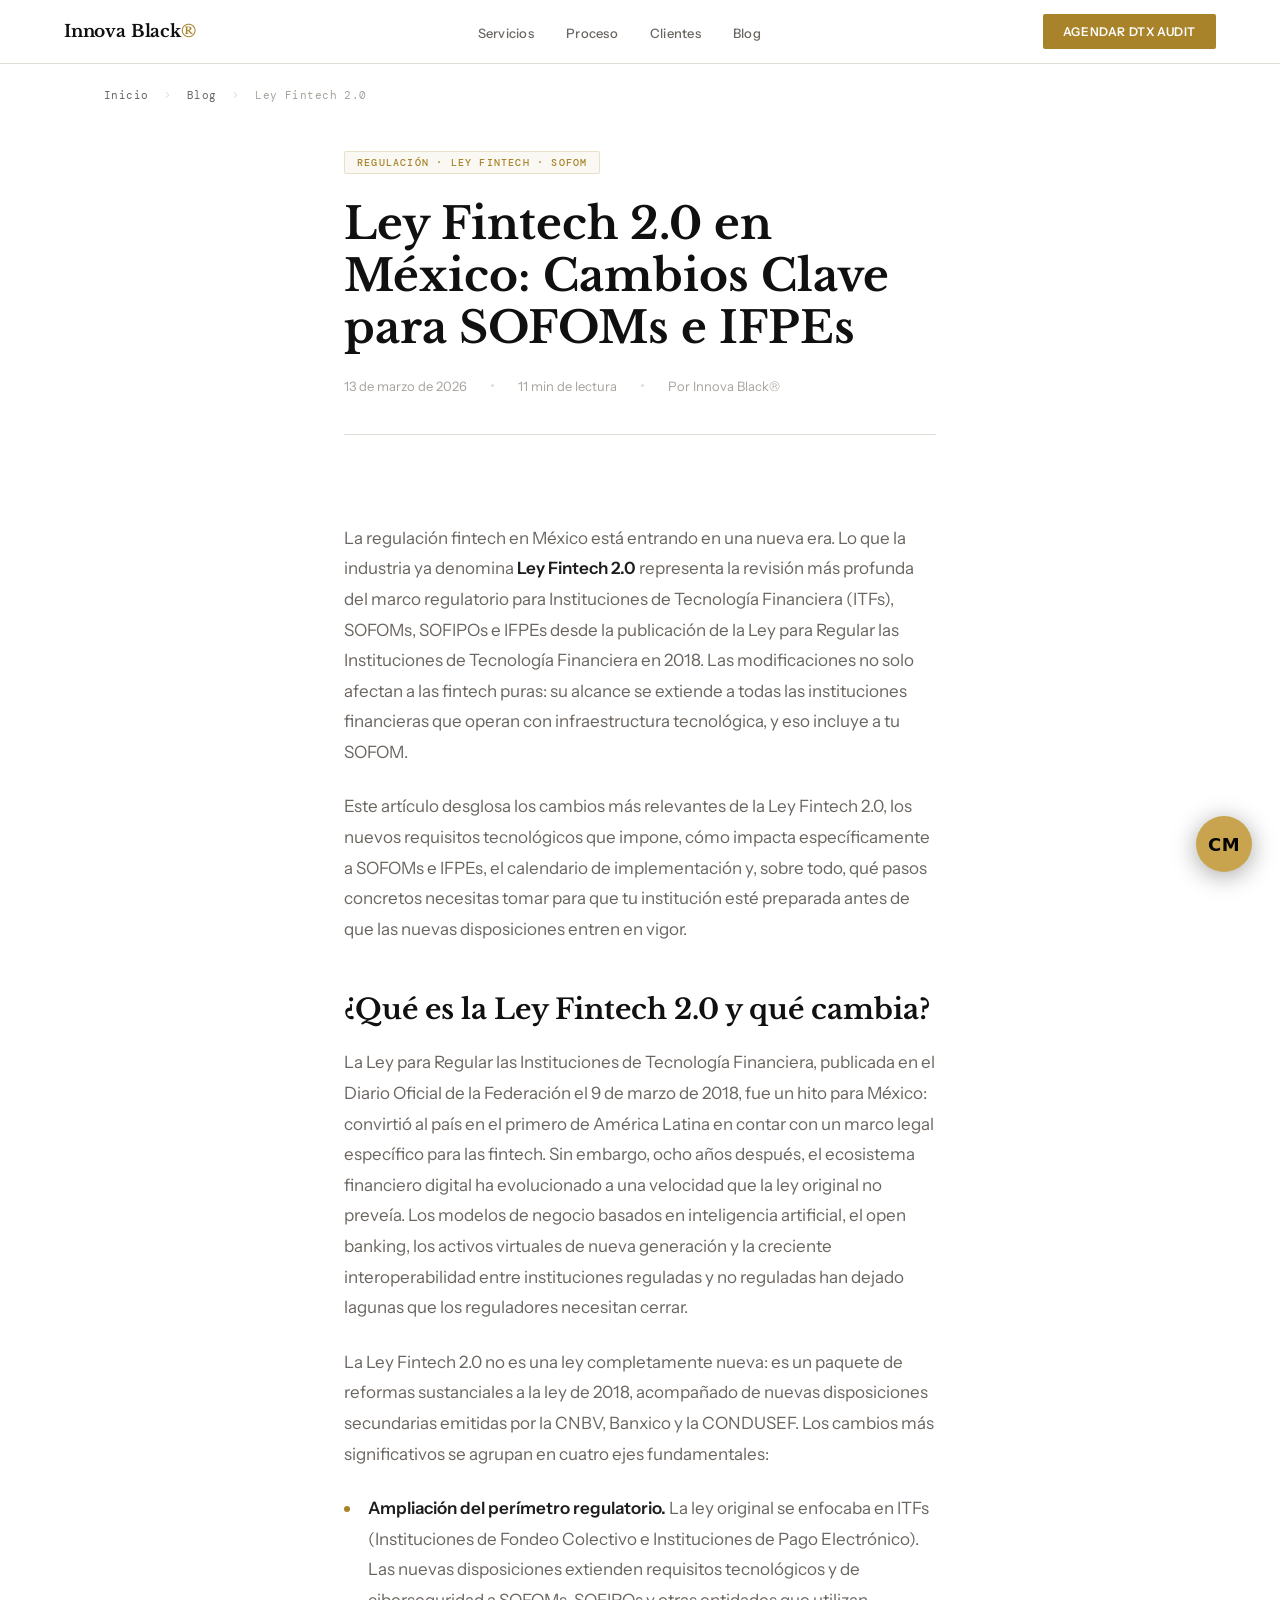
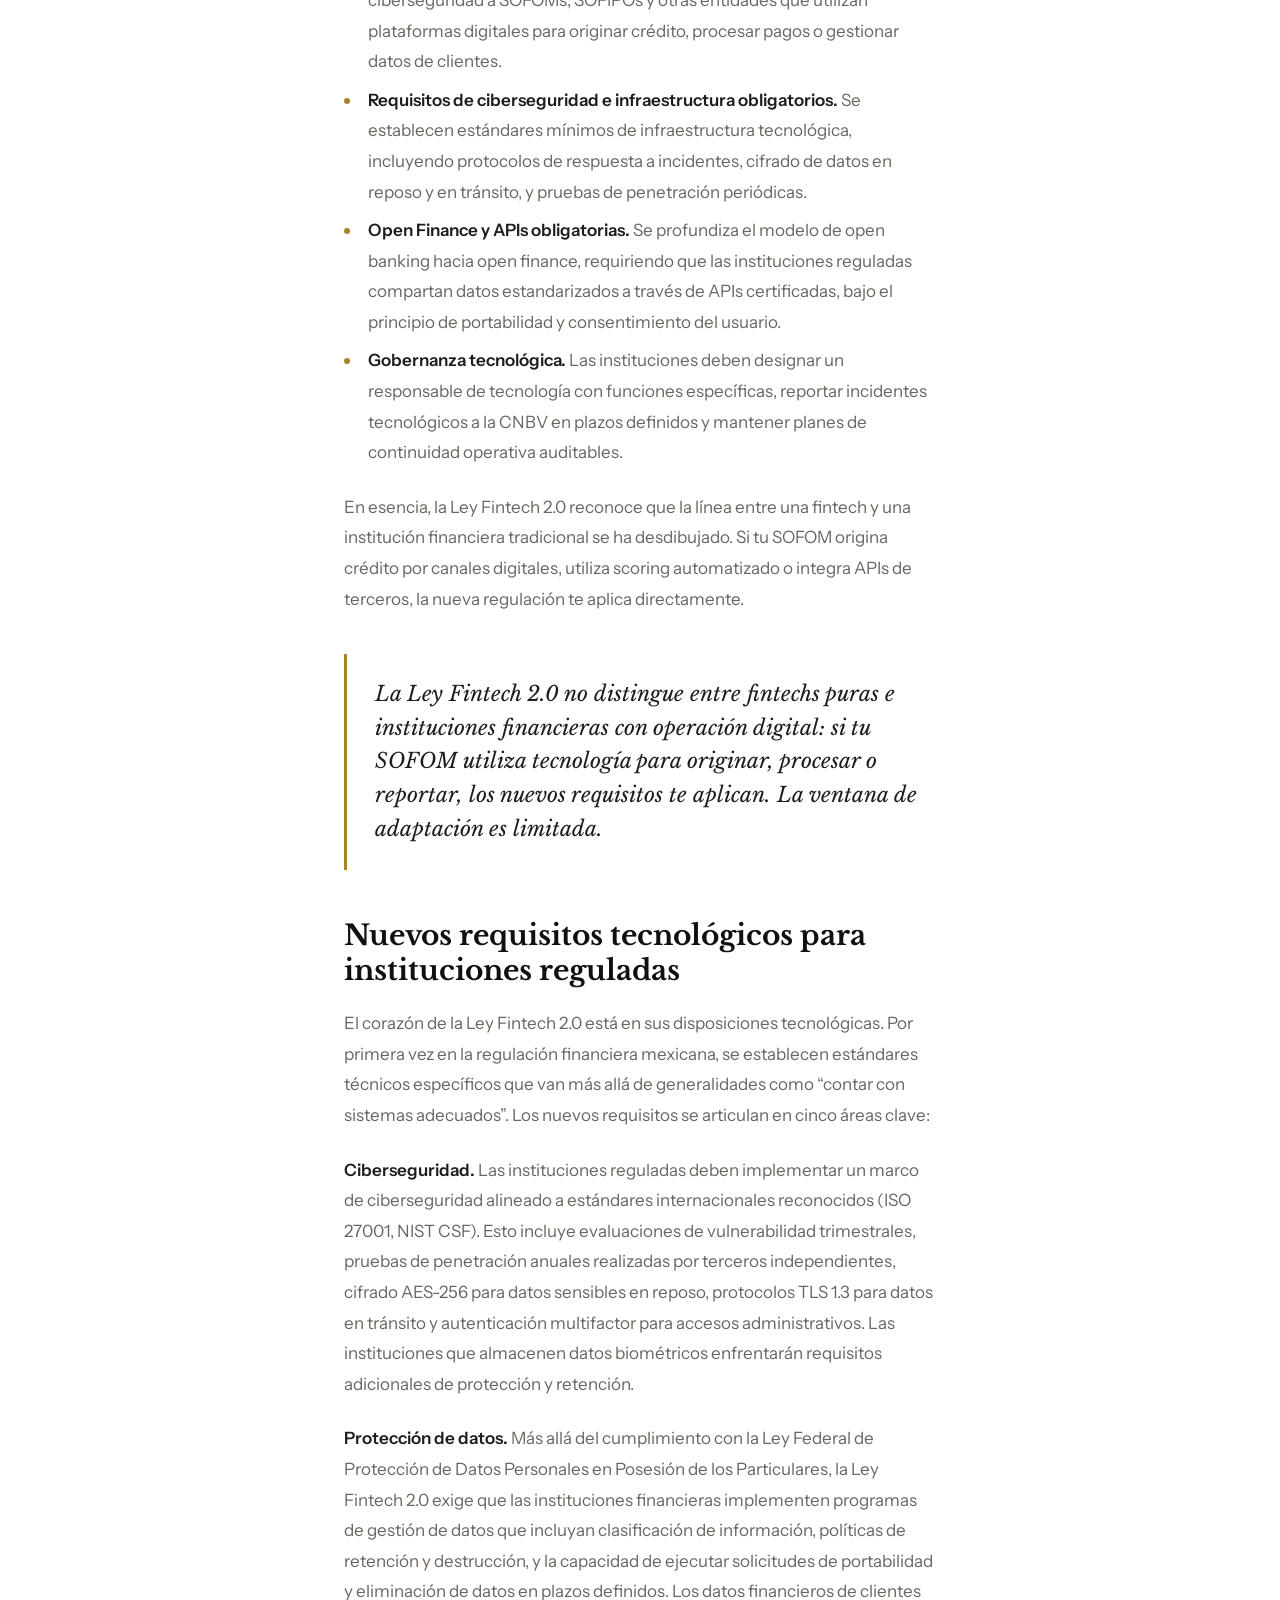
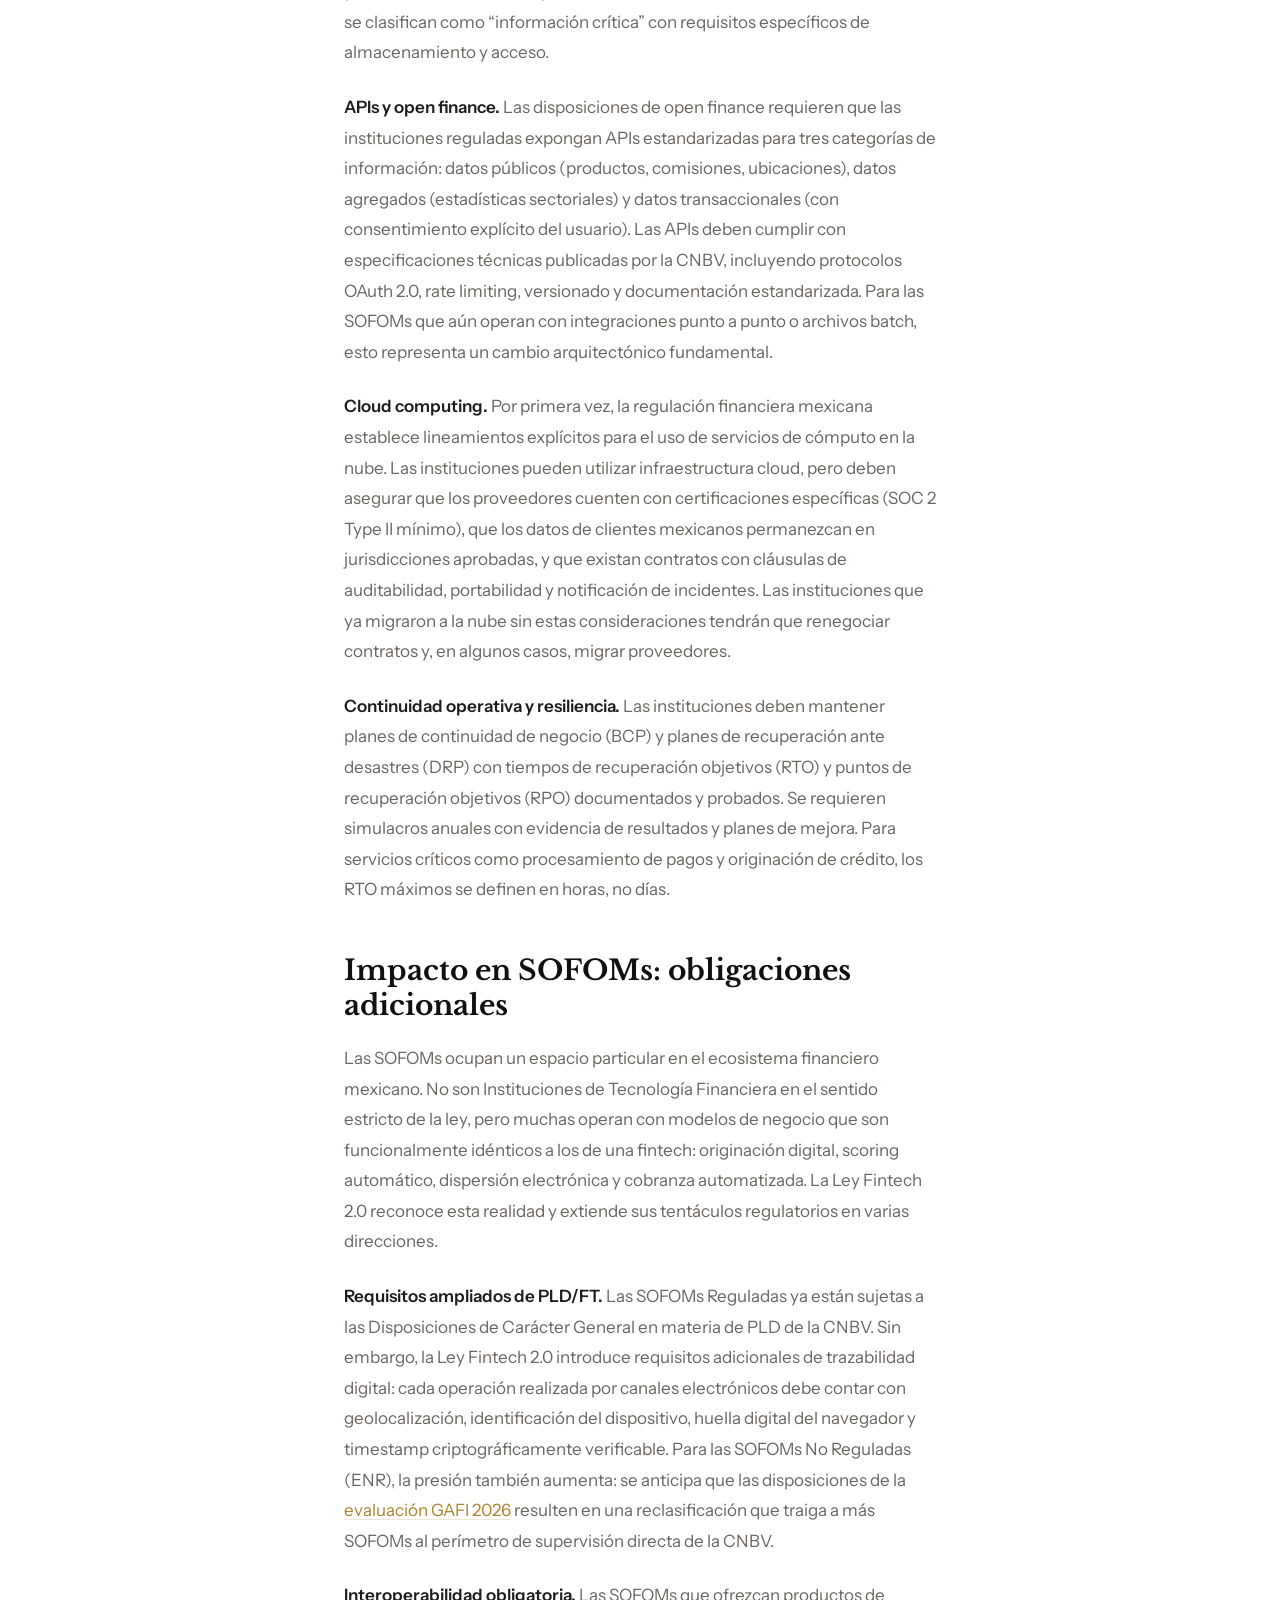
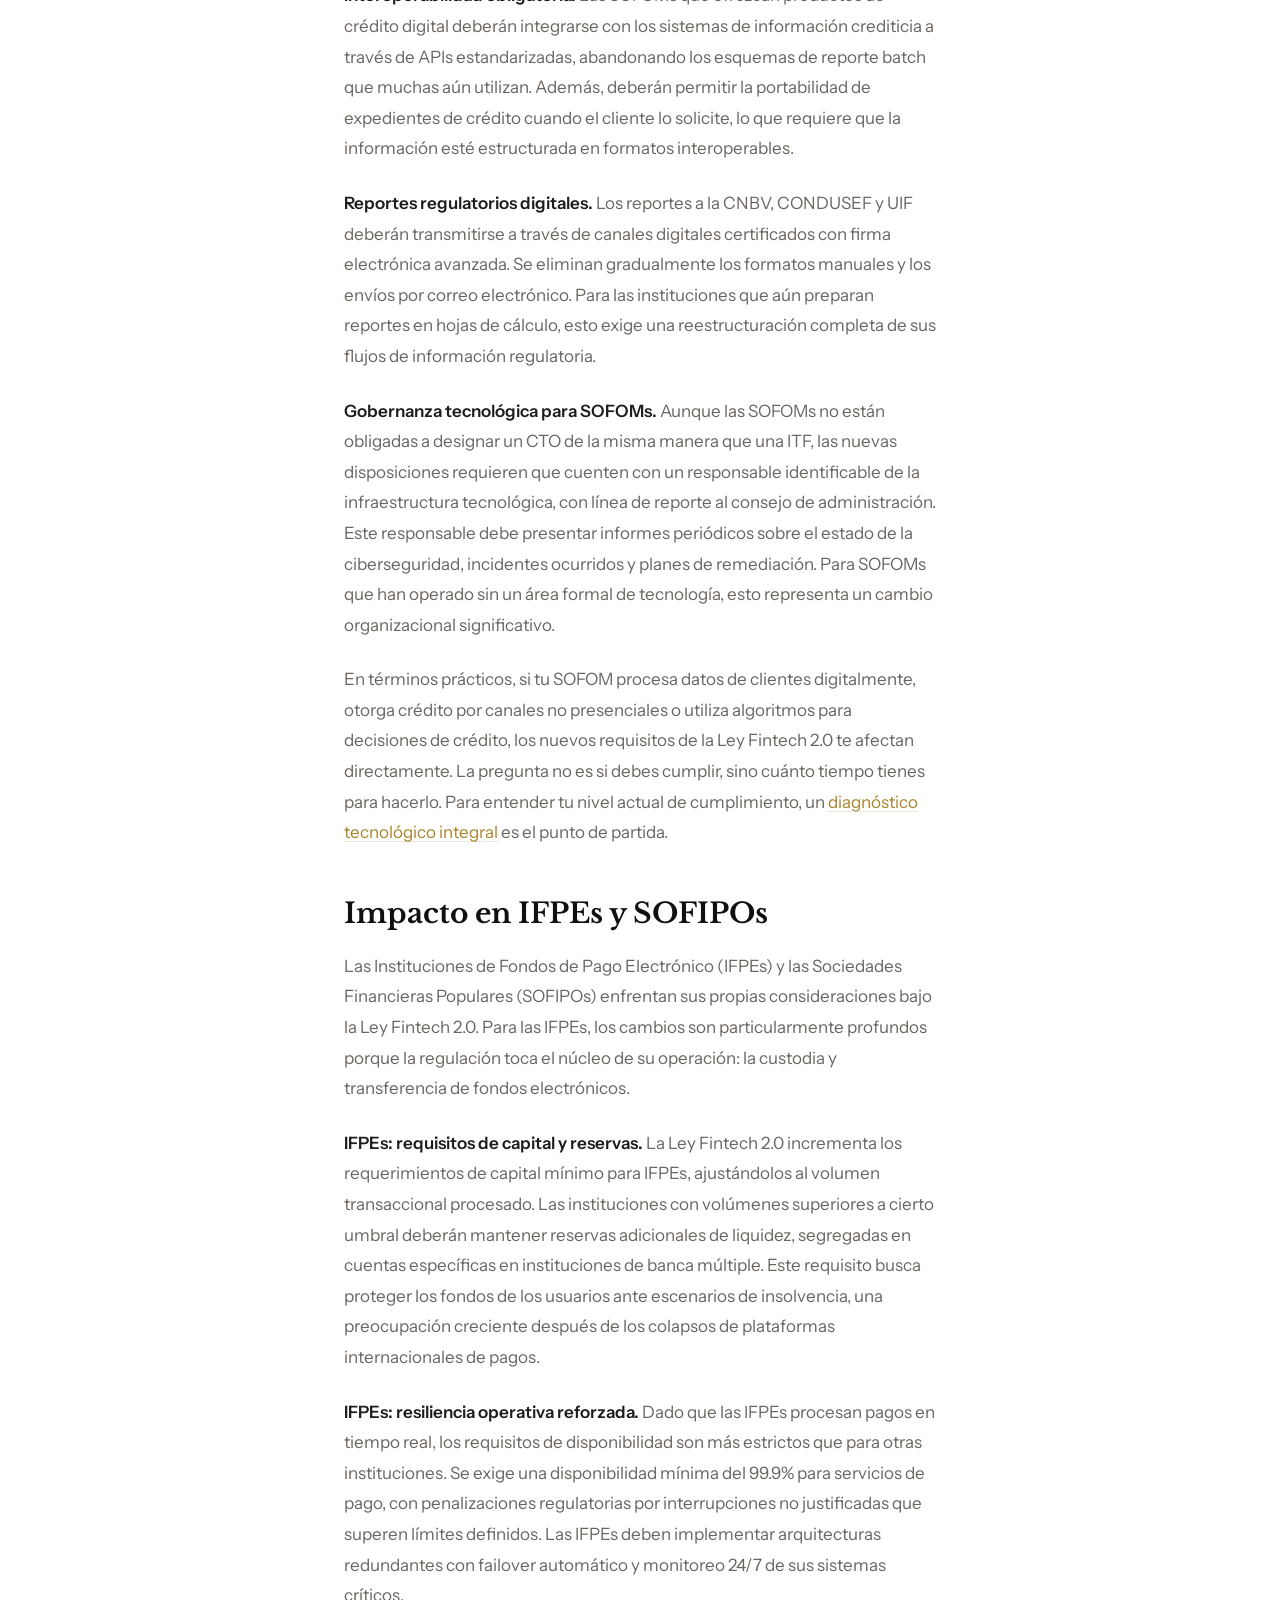
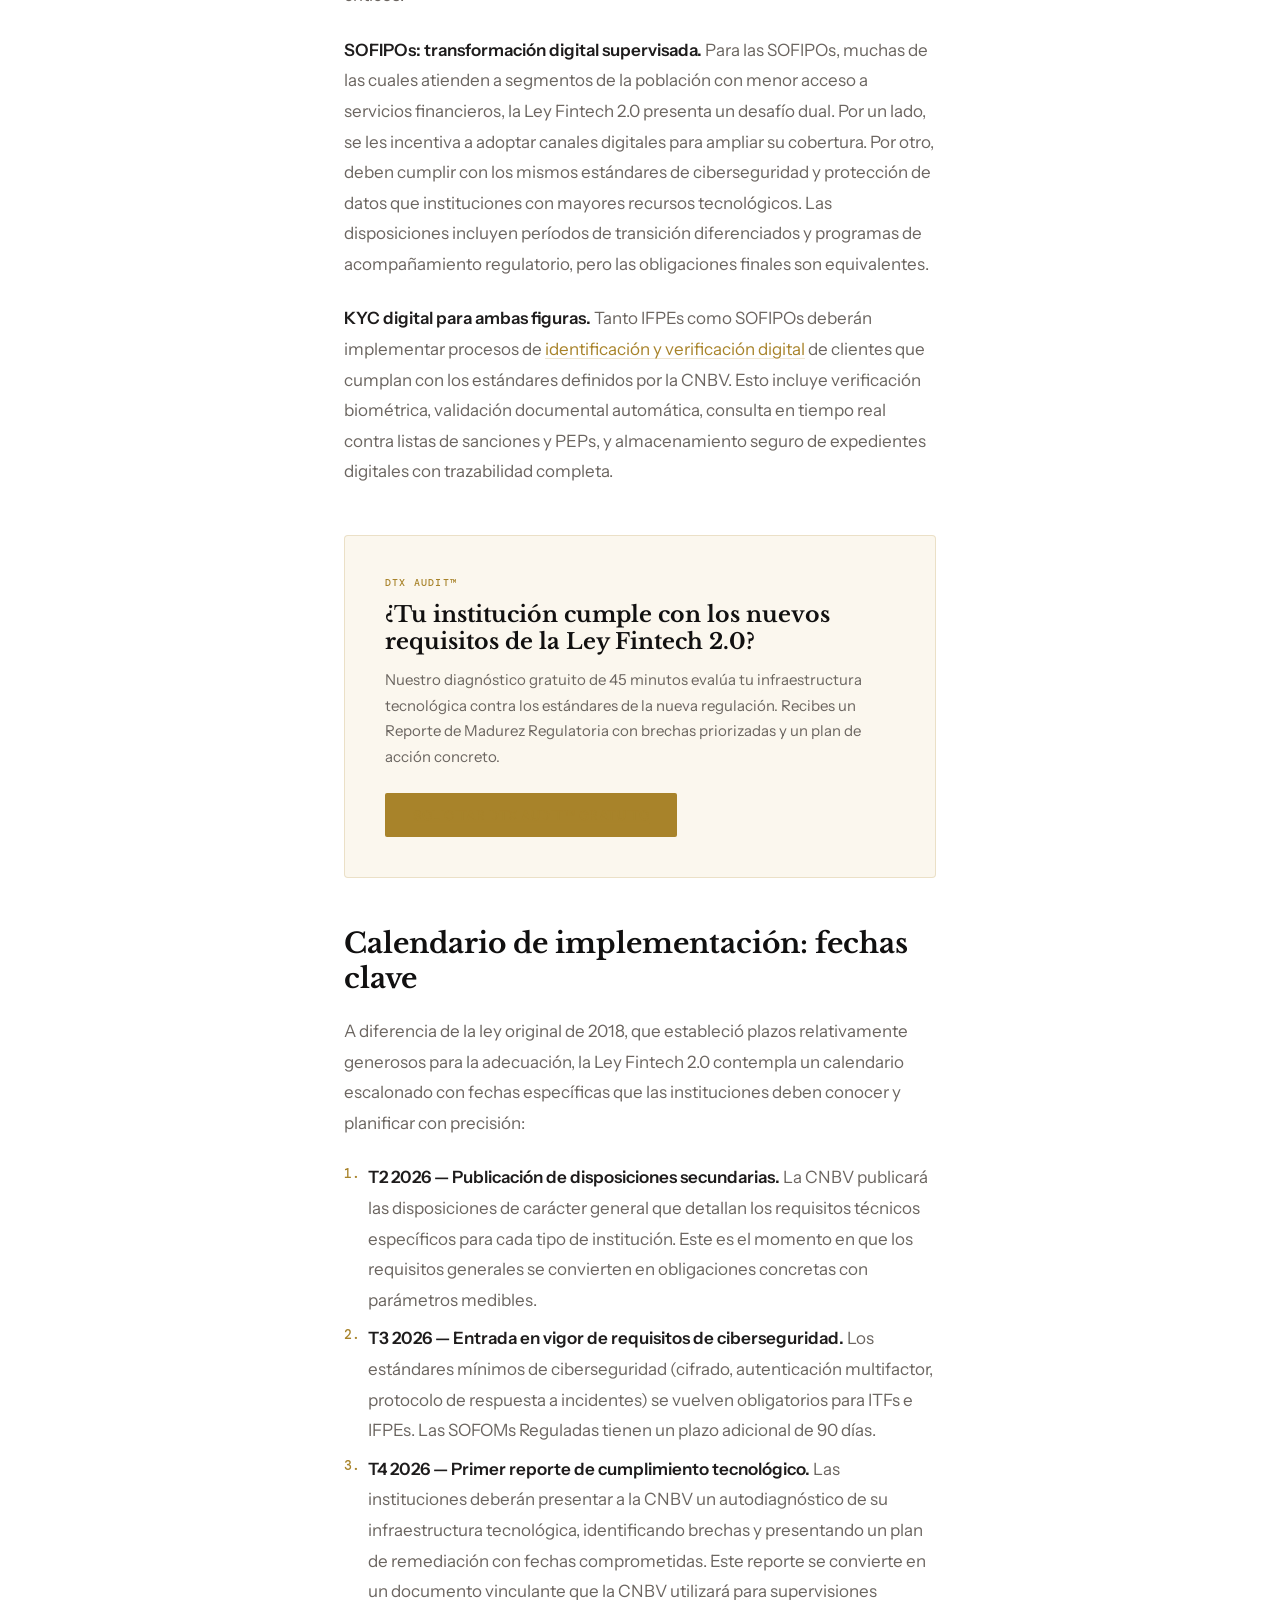
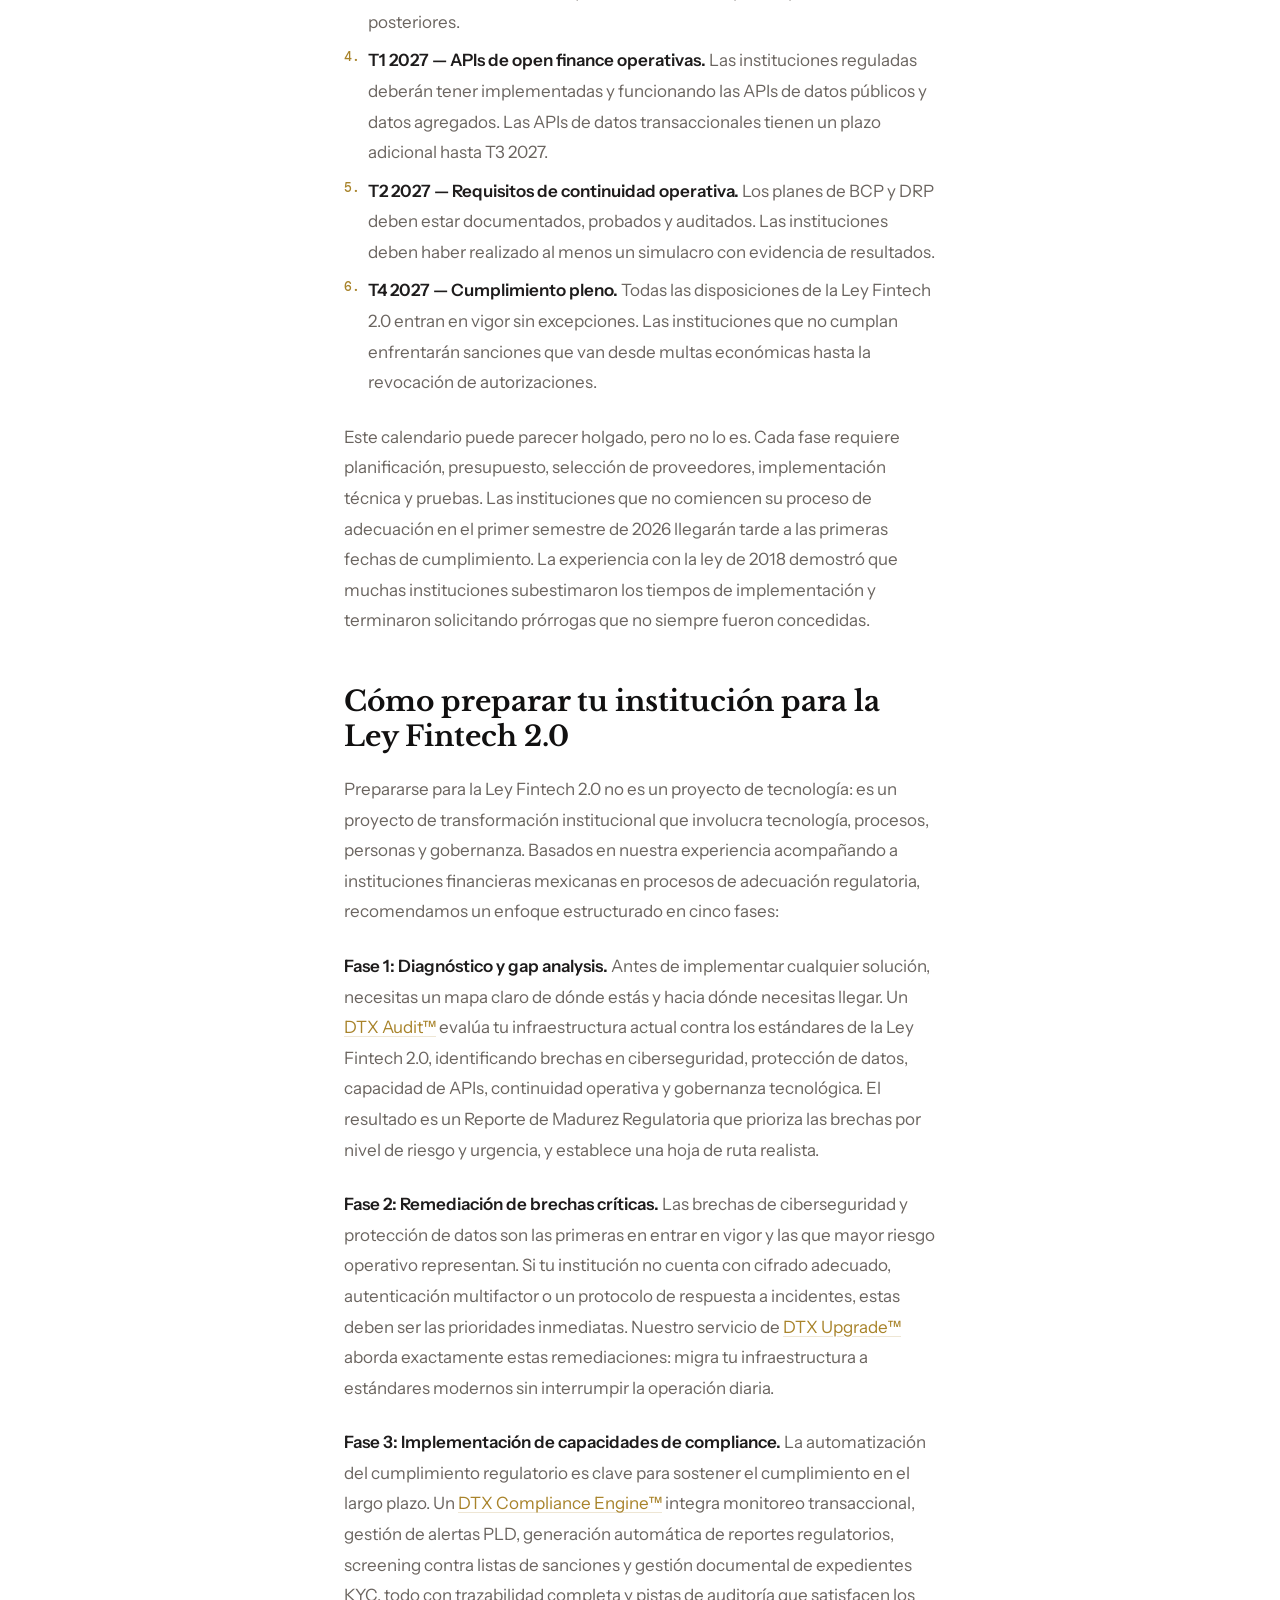
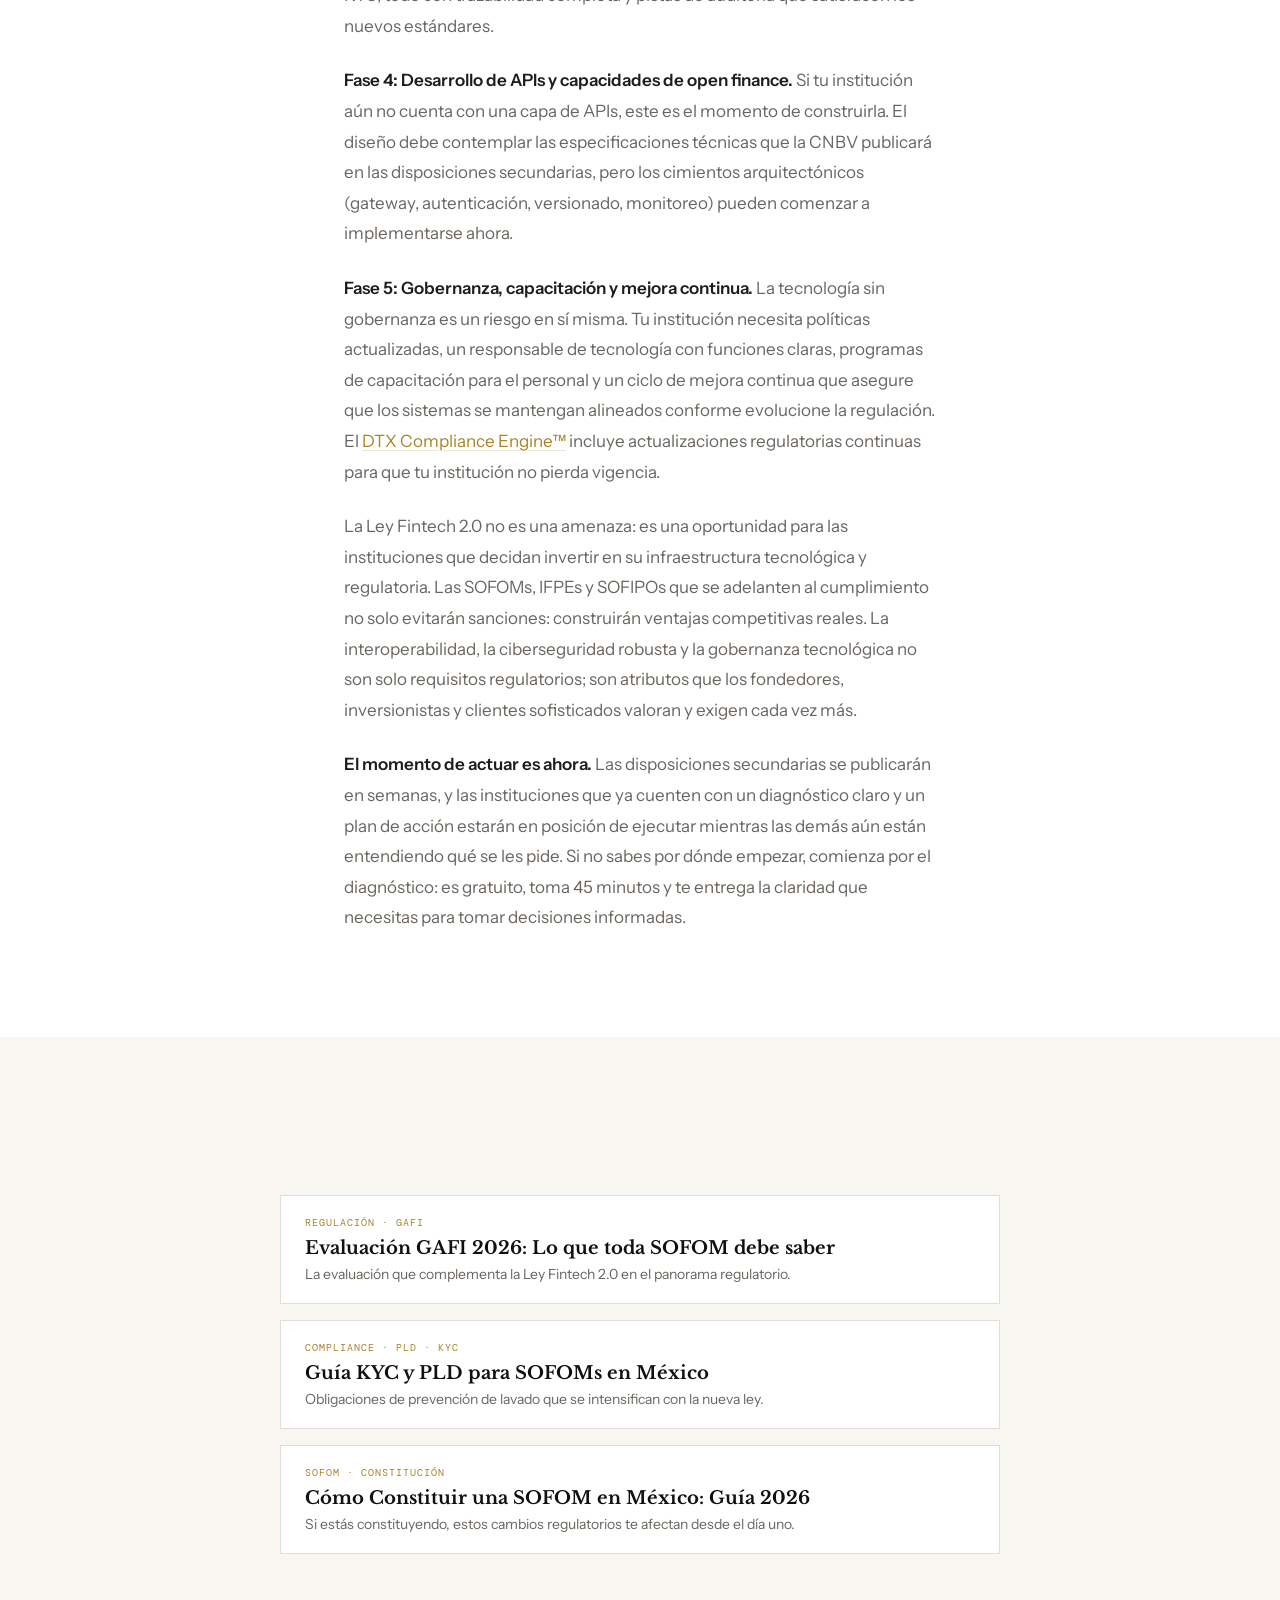
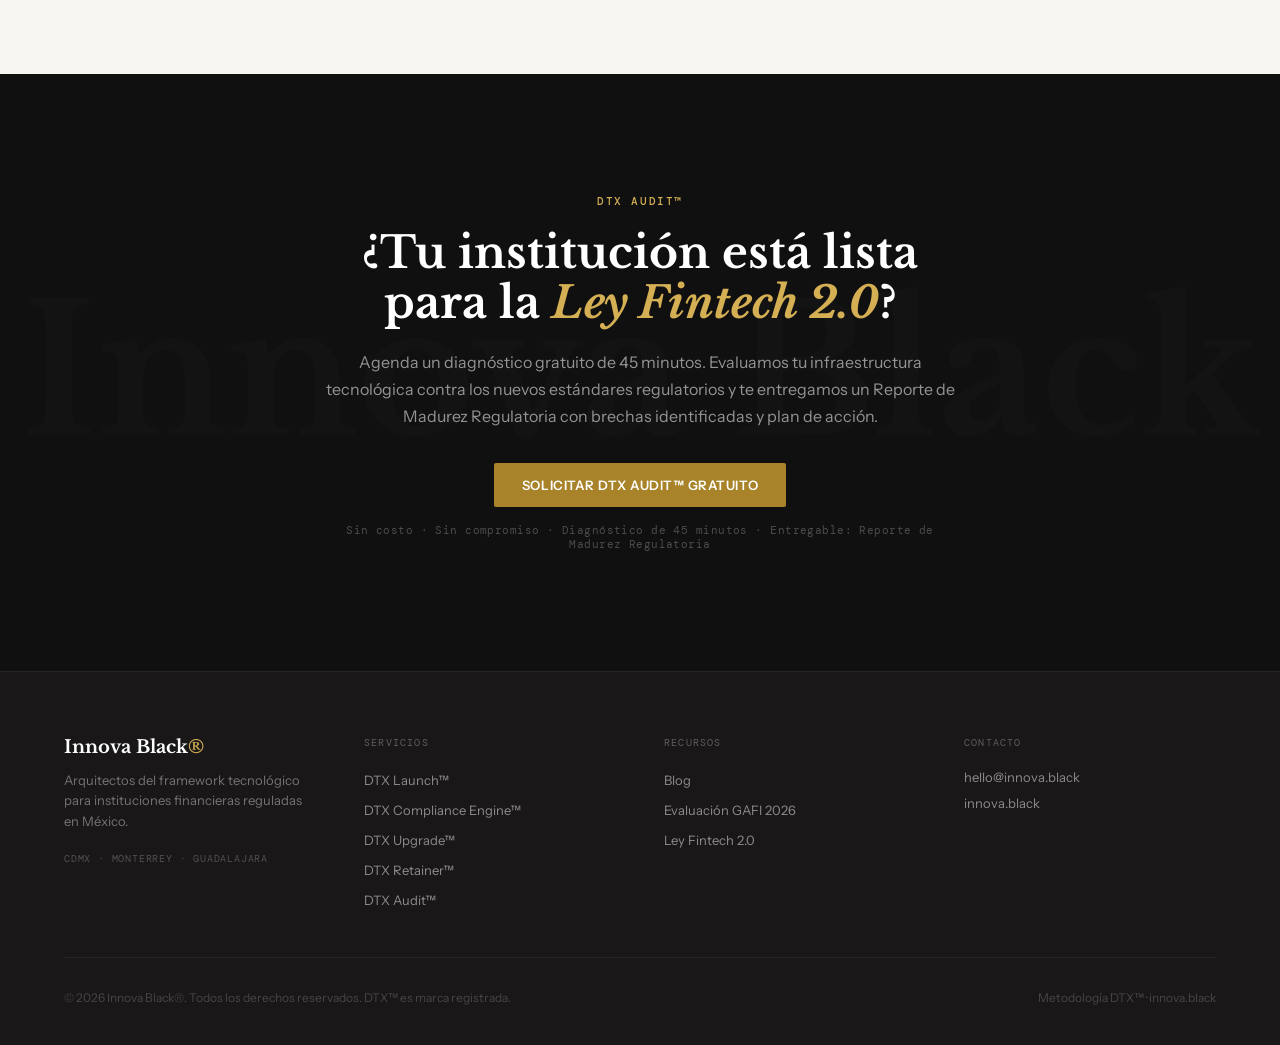
<file: web/blog/ley-fintech-2-mexico-cambios-sofom/index.html>
<!DOCTYPE html>
<html lang="es">
<head>
  <meta charset="UTF-8" />
  <meta name="viewport" content="width=device-width, initial-scale=1.0" />

  <!-- Google Analytics -->
  <script async src="https://www.googletagmanager.com/gtag/js?id=G-E0Y70WW412"></script>
  <script>
    window.dataLayer = window.dataLayer || [];
    function gtag(){dataLayer.push(arguments);}
    gtag('js', new Date());
    gtag('config', 'G-E0Y70WW412');
  </script>

  <title>Ley Fintech 2.0: Cambios Clave para SOFOMs | Innova Black</title>
  <meta name="description" content="La Ley Fintech 2.0 trae cambios significativos para SOFOMs, SOFIPOs e IFPEs en México. Conoce los nuevos requisitos tecnológicos y de compliance." />
  <link rel="canonical" href="https://innovablack.ai/blog/ley-fintech-2-mexico-cambios-sofom/" />

  <!-- Open Graph -->
  <meta property="og:type" content="article" />
  <meta property="og:url" content="https://innovablack.ai/blog/ley-fintech-2-mexico-cambios-sofom/" />
  <meta property="og:title" content="Ley Fintech 2.0: Cambios Clave para SOFOMs | Innova Black" />
  <meta property="og:description" content="La Ley Fintech 2.0 trae cambios significativos para SOFOMs, SOFIPOs e IFPEs en México. Conoce los nuevos requisitos tecnológicos y de compliance." />
  <meta property="og:image" content="https://innovablack.ai/og-ley-fintech-2.jpg" />
  <meta property="og:locale" content="es_MX" />
  <meta property="og:site_name" content="Innova Black®" />
  <meta property="article:published_time" content="2026-03-13" />
  <meta property="article:modified_time" content="2026-03-13" />
  <meta property="article:author" content="Innova Black®" />

  <!-- Twitter Card -->
  <meta name="twitter:card" content="summary_large_image" />
  <meta name="twitter:title" content="Ley Fintech 2.0: Cambios Clave para SOFOMs | Innova Black" />
  <meta name="twitter:description" content="La Ley Fintech 2.0 trae cambios significativos para SOFOMs, SOFIPOs e IFPEs en México. Conoce los nuevos requisitos tecnológicos y de compliance." />
  <meta name="twitter:image" content="https://innovablack.ai/og-ley-fintech-2.jpg" />

  <link rel="preconnect" href="https://fonts.googleapis.com" />
  <link rel="preconnect" href="https://fonts.gstatic.com" crossorigin />
  <link href="https://fonts.googleapis.com/css2?family=Libre+Baskerville:ital,wght@0,400;0,700;1,400&family=Instrument+Sans:wght@300;400;500;600&family=DM+Mono:wght@400;500&display=swap" rel="stylesheet" />
  <link rel="stylesheet" href="../../chatbot.css" />

  <!-- JSON-LD Article Schema -->
  <script type="application/ld+json">
  {
    "@context": "https://schema.org",
    "@type": "Article",
    "headline": "Ley Fintech 2.0 en México: Cambios Clave para SOFOMs e IFPEs",
    "description": "La Ley Fintech 2.0 trae cambios significativos para SOFOMs, SOFIPOs e IFPEs en México. Conoce los nuevos requisitos tecnológicos y de compliance.",
    "author": {
      "@type": "Organization",
      "name": "Innova Black®",
      "url": "https://innovablack.ai"
    },
    "publisher": {
      "@type": "Organization",
      "name": "Innova Black®",
      "url": "https://innovablack.ai",
      "logo": {
        "@type": "ImageObject",
        "url": "https://innovablack.ai/logo.png"
      }
    },
    "datePublished": "2026-03-13",
    "dateModified": "2026-03-13",
    "image": "https://innovablack.ai/og-ley-fintech-2.jpg",
    "mainEntityOfPage": {
      "@type": "WebPage",
      "@id": "https://innovablack.ai/blog/ley-fintech-2-mexico-cambios-sofom/"
    }
  }
  </script>

  <!-- BreadcrumbList JSON-LD -->
  <script type="application/ld+json">
  {
    "@context": "https://schema.org",
    "@type": "BreadcrumbList",
    "itemListElement": [
      {
        "@type": "ListItem",
        "position": 1,
        "name": "Inicio",
        "item": "https://innovablack.ai/"
      },
      {
        "@type": "ListItem",
        "position": 2,
        "name": "Blog",
        "item": "https://innovablack.ai/blog/"
      },
      {
        "@type": "ListItem",
        "position": 3,
        "name": "Ley Fintech 2.0 en México",
        "item": "https://innovablack.ai/blog/ley-fintech-2-mexico-cambios-sofom/"
      }
    ]
  }
  </script>

  <style>
    /* ============================================================
       TOKENS
    ============================================================ */
    :root {
      --white:      #FFFFFF;
      --paper:      #F8F6F1;
      --paper2:     #F0EDE6;
      --ink:        #111010;
      --ink2:       #1E1C1C;
      --muted:      #6B6560;
      --light:      #A8A29C;
      --rule:       #E2DDD6;
      --gold:       #A8832A;
      --gold2:      #C49B35;
      --gold3:      #D4AF54;
      --gold-bg:    #FBF7EE;
      --gold-rule:  rgba(168,131,42,.20);
      --gold-pale:  rgba(168,131,42,.06);
      --neg:        #111010;
      --neg2:       #191717;

      --serif:  'Libre Baskerville', Georgia, serif;
      --sans:   'Instrument Sans', system-ui, sans-serif;
      --mono:   'DM Mono', monospace;

      --pad-x: 64px;
      --pad-y: 120px;
    }

    /* ============================================================
       RESET & BASE
    ============================================================ */
    *, *::before, *::after { box-sizing: border-box; margin: 0; padding: 0; }
    html { scroll-behavior: smooth; }
    body {
      font-family: var(--sans);
      font-weight: 400;
      color: var(--ink);
      background: var(--white);
      -webkit-font-smoothing: antialiased;
      overflow-x: hidden;
    }
    a { color: inherit; text-decoration: none; }
    img { display: block; max-width: 100%; }

    /* ============================================================
       TYPOGRAPHY HELPERS
    ============================================================ */
    .eyebrow {
      font-family: var(--mono);
      font-size: 11px;
      font-weight: 500;
      letter-spacing: .14em;
      text-transform: uppercase;
      color: var(--gold);
      display: block;
      margin-bottom: 20px;
    }
    .s-h2 {
      font-family: var(--serif);
      font-size: clamp(32px, 4vw, 52px);
      font-weight: 700;
      line-height: 1.15;
      color: var(--ink);
      margin-bottom: 20px;
    }
    .s-lead {
      font-size: 17px;
      font-weight: 300;
      line-height: 1.7;
      color: var(--muted);
      max-width: 620px;
    }
    .on-dark .s-h2 { color: var(--white); }
    .on-dark .s-lead { color: rgba(255,255,255,.65); }
    .on-dark .eyebrow { color: var(--gold3); }

    /* ============================================================
       SCROLL REVEAL
    ============================================================ */
    .r {
      opacity: 0;
      transform: translateY(22px);
      transition: opacity .55s ease, transform .55s ease;
    }
    .r.in { opacity: 1; transform: none; }
    .d1 { transition-delay: .08s; }
    .d2 { transition-delay: .16s; }
    .d3 { transition-delay: .24s; }
    .d4 { transition-delay: .32s; }

    /* ============================================================
       BUTTONS
    ============================================================ */
    .btn {
      display: inline-flex;
      align-items: center;
      gap: 8px;
      font-family: var(--sans);
      font-size: 13px;
      font-weight: 600;
      letter-spacing: .04em;
      text-transform: uppercase;
      padding: 14px 28px;
      border-radius: 2px;
      cursor: pointer;
      transition: all .2s ease;
      border: none;
    }
    .btn-gold {
      background: var(--gold);
      color: var(--white);
    }
    .btn-gold:hover { background: var(--gold2); }
    .btn-outline-dark {
      background: transparent;
      color: var(--ink);
      border: 1px solid var(--rule);
    }
    .btn-outline-dark:hover { border-color: var(--gold); color: var(--gold); }

    /* ============================================================
       NAV
    ============================================================ */
    #nav {
      position: fixed;
      top: 0; left: 0; right: 0;
      z-index: 100;
      background: rgba(255,255,255,.96);
      backdrop-filter: blur(8px);
      border-bottom: 1px solid var(--rule);
      height: 64px;
      display: flex;
      align-items: center;
      padding: 0 var(--pad-x);
      transition: box-shadow .2s;
    }
    #nav.scrolled { box-shadow: 0 2px 24px rgba(17,16,16,.06); }
    .nav-inner {
      display: flex;
      align-items: center;
      justify-content: space-between;
      width: 100%;
      max-width: 1200px;
      margin: 0 auto;
    }
    .nav-logo {
      font-family: var(--serif);
      font-size: 17px;
      font-weight: 700;
      color: var(--ink);
      letter-spacing: -.01em;
    }
    .nav-logo span { color: var(--gold); }
    .nav-links {
      display: flex;
      align-items: center;
      gap: 32px;
      list-style: none;
    }
    .nav-links a {
      font-size: 13px;
      font-weight: 500;
      color: var(--muted);
      letter-spacing: .02em;
      transition: color .15s;
    }
    .nav-links a:hover { color: var(--ink); }
    .nav-cta {
      font-family: var(--sans);
      font-size: 12px;
      font-weight: 600;
      letter-spacing: .05em;
      text-transform: uppercase;
      color: var(--white);
      background: var(--gold);
      padding: 10px 20px;
      border-radius: 2px;
      transition: background .15s;
    }
    .nav-cta:hover { background: var(--gold2); }
    .nav-hamburger {
      display: none;
      flex-direction: column;
      gap: 5px;
      cursor: pointer;
      padding: 4px;
    }
    .nav-hamburger span {
      display: block;
      width: 22px;
      height: 2px;
      background: var(--ink);
      transition: all .2s;
    }
    .mobile-menu {
      display: none;
      position: fixed;
      top: 64px; left: 0; right: 0;
      background: var(--white);
      border-bottom: 1px solid var(--rule);
      padding: 24px var(--pad-x);
      z-index: 99;
      flex-direction: column;
      gap: 20px;
    }
    .mobile-menu.open { display: flex; }
    .mobile-menu a {
      font-size: 15px;
      font-weight: 500;
      color: var(--ink);
      padding: 8px 0;
      border-bottom: 1px solid var(--rule);
    }

    /* ============================================================
       BREADCRUMBS
    ============================================================ */
    .breadcrumbs {
      max-width: 1200px;
      margin: 0 auto;
      padding: 24px var(--pad-x) 0;
      font-family: var(--mono);
      font-size: 11px;
      letter-spacing: .04em;
      color: var(--light);
    }
    .breadcrumbs a {
      color: var(--muted);
      transition: color .15s;
    }
    .breadcrumbs a:hover { color: var(--gold); }
    .breadcrumbs .sep { margin: 0 8px; color: var(--rule); }

    /* ============================================================
       ARTICLE HEADER
    ============================================================ */
    .article-header {
      max-width: 720px;
      margin: 0 auto;
      padding: 48px var(--pad-x) 40px;
    }
    .article-tag {
      display: inline-block;
      font-family: var(--mono);
      font-size: 10px;
      font-weight: 500;
      letter-spacing: .12em;
      text-transform: uppercase;
      color: var(--gold);
      background: var(--gold-pale);
      border: 1px solid var(--gold-rule);
      padding: 4px 12px;
      border-radius: 2px;
      margin-bottom: 24px;
    }
    .article-title {
      font-family: var(--serif);
      font-size: clamp(28px, 4vw, 44px);
      font-weight: 700;
      line-height: 1.18;
      color: var(--ink);
      margin-bottom: 24px;
    }
    .article-meta {
      display: flex;
      align-items: center;
      gap: 24px;
      flex-wrap: wrap;
      font-size: 13px;
      font-weight: 400;
      color: var(--light);
      padding-bottom: 40px;
      border-bottom: 1px solid var(--rule);
    }
    .article-meta-item {
      display: flex;
      align-items: center;
      gap: 6px;
    }
    .article-meta-dot {
      width: 3px;
      height: 3px;
      border-radius: 50%;
      background: var(--rule);
    }

    /* ============================================================
       ARTICLE BODY
    ============================================================ */
    .article-body {
      max-width: 720px;
      margin: 0 auto;
      padding: 48px var(--pad-x) 80px;
    }
    .article-body p {
      font-size: 17px;
      line-height: 1.8;
      color: var(--muted);
      margin-bottom: 24px;
    }
    .article-body h2 {
      font-family: var(--serif);
      font-size: 28px;
      font-weight: 700;
      line-height: 1.25;
      color: var(--ink);
      margin: 48px 0 20px;
    }
    .article-body h3 {
      font-family: var(--sans);
      font-size: 20px;
      font-weight: 600;
      color: var(--ink2);
      margin: 32px 0 14px;
    }
    .article-body ul,
    .article-body ol {
      margin-bottom: 24px;
      padding-left: 0;
      list-style: none;
    }
    .article-body ul li,
    .article-body ol li {
      font-size: 17px;
      line-height: 1.8;
      color: var(--muted);
      padding-left: 24px;
      position: relative;
      margin-bottom: 8px;
    }
    .article-body ul li::before {
      content: '';
      position: absolute;
      left: 0;
      top: 13px;
      width: 6px;
      height: 6px;
      border-radius: 50%;
      background: var(--gold);
    }
    .article-body ol {
      counter-reset: article-ol;
    }
    .article-body ol li {
      counter-increment: article-ol;
    }
    .article-body ol li::before {
      content: counter(article-ol) '.';
      position: absolute;
      left: 0;
      top: 0;
      font-family: var(--mono);
      font-size: 13px;
      font-weight: 500;
      color: var(--gold);
    }
    .article-body a {
      color: var(--gold);
      text-decoration: underline;
      text-underline-offset: 3px;
      text-decoration-color: var(--gold-rule);
      transition: text-decoration-color .15s;
    }
    .article-body a:hover {
      text-decoration-color: var(--gold);
    }
    .article-body strong {
      font-weight: 600;
      color: var(--ink2);
    }

    /* Pullquote */
    .article-pullquote {
      border-left: 3px solid var(--gold);
      padding: 24px 0 24px 28px;
      margin: 40px 0;
    }
    .article-pullquote p {
      font-family: var(--serif);
      font-style: italic;
      font-size: 21px;
      line-height: 1.6;
      color: var(--ink2);
      margin-bottom: 0;
    }

    /* CTA Box */
    .article-cta-box {
      background: var(--gold-bg);
      border: 1px solid var(--gold-rule);
      border-radius: 4px;
      padding: 40px;
      margin: 48px 0;
    }
    .article-cta-box .cta-box-eyebrow {
      font-family: var(--mono);
      font-size: 10px;
      font-weight: 500;
      letter-spacing: .12em;
      text-transform: uppercase;
      color: var(--gold);
      margin-bottom: 12px;
    }
    .article-cta-box h3 {
      font-family: var(--serif);
      font-size: 22px;
      font-weight: 700;
      color: var(--ink);
      margin: 0 0 12px;
    }
    .article-cta-box p {
      font-size: 15px;
      line-height: 1.7;
      color: var(--muted);
      margin-bottom: 24px;
    }

    /* ============================================================
       CTA SECTION
    ============================================================ */
    #cta {
      position: relative;
      background: var(--neg);
      padding: var(--pad-y) var(--pad-x);
      text-align: center;
      overflow: hidden;
    }
    .cta-ghost {
      position: absolute;
      top: 50%; left: 50%;
      transform: translate(-50%, -50%);
      font-family: var(--serif);
      font-size: clamp(80px, 14vw, 200px);
      font-weight: 700;
      white-space: nowrap;
      color: rgba(255,255,255,.015);
      pointer-events: none;
    }
    .cta-inner {
      position: relative;
      max-width: 640px;
      margin: 0 auto;
    }
    .cta-h2 {
      font-family: var(--serif);
      font-size: clamp(28px, 3.5vw, 44px);
      font-weight: 700;
      line-height: 1.15;
      color: var(--white);
      margin-bottom: 20px;
    }
    .cta-h2 em {
      font-style: italic;
      color: var(--gold3);
    }
    .cta-sub {
      font-size: 16px;
      font-weight: 300;
      line-height: 1.7;
      color: rgba(255,255,255,.55);
      margin-bottom: 32px;
    }
    .cta-actions { margin-bottom: 16px; }
    .cta-note {
      font-family: var(--mono);
      font-size: 11px;
      color: rgba(255,255,255,.25);
      letter-spacing: .04em;
    }

    /* ============================================================
       FOOTER
    ============================================================ */
    #footer {
      padding: 64px var(--pad-x) 40px;
      background: var(--neg2);
      border-top: 1px solid rgba(255,255,255,.06);
    }
    .footer-top {
      max-width: 1200px;
      margin: 0 auto;
      display: grid;
      grid-template-columns: 1fr 1fr 1fr 1fr;
      gap: 48px;
      padding-bottom: 48px;
      border-bottom: 1px solid rgba(255,255,255,.06);
    }
    .footer-logo {
      font-family: var(--serif);
      font-size: 18px;
      font-weight: 700;
      color: var(--white);
      margin-bottom: 12px;
    }
    .footer-logo span { color: var(--gold3); }
    .footer-tagline {
      font-size: 13px;
      font-weight: 300;
      color: rgba(255,255,255,.4);
      line-height: 1.6;
      margin-bottom: 20px;
    }
    .footer-cities {
      font-family: var(--mono);
      font-size: 10px;
      color: rgba(255,255,255,.25);
      letter-spacing: .08em;
      text-transform: uppercase;
    }
    .footer-col-title {
      font-family: var(--mono);
      font-size: 10px;
      letter-spacing: .12em;
      text-transform: uppercase;
      color: rgba(255,255,255,.3);
      margin-bottom: 20px;
    }
    .footer-links {
      list-style: none;
      display: flex;
      flex-direction: column;
      gap: 10px;
    }
    .footer-links a {
      font-size: 13px;
      font-weight: 300;
      color: rgba(255,255,255,.5);
      transition: color .15s;
    }
    .footer-links a:hover { color: var(--gold3); }
    .footer-contact a {
      display: block;
      font-size: 13px;
      font-weight: 300;
      color: rgba(255,255,255,.5);
      margin-bottom: 10px;
      transition: color .15s;
    }
    .footer-contact a:hover { color: var(--gold3); }
    .footer-bottom {
      max-width: 1200px;
      margin: 0 auto;
      padding-top: 32px;
      display: flex;
      justify-content: space-between;
      align-items: center;
    }
    .footer-copy {
      font-size: 12px;
      font-weight: 300;
      color: rgba(255,255,255,.2);
    }

    /* ============================================================
       RESPONSIVE
    ============================================================ */
    @media (max-width: 1024px) {
      :root { --pad-x: 40px; --pad-y: 96px; }
      .footer-top { grid-template-columns: 1fr 1fr; gap: 40px; }
    }

    @media (max-width: 768px) {
      :root { --pad-x: 28px; --pad-y: 80px; }
      .nav-links, .nav-cta { display: none; }
      .nav-hamburger { display: flex; }
      .article-title { font-size: clamp(24px, 6vw, 36px); }
      .article-body h2 { font-size: 22px; margin-top: 40px; }
      .article-pullquote p { font-size: 18px; }
      .article-cta-box { padding: 28px 24px; }
      .article-meta { gap: 12px; }
      .footer-top { grid-template-columns: 1fr; }
      .footer-bottom { flex-direction: column; gap: 12px; text-align: center; }
    }

    @media (max-width: 480px) {
      :root { --pad-x: 20px; --pad-y: 64px; }
      .article-body p { font-size: 16px; }
      .article-body ul li,
      .article-body ol li { font-size: 16px; }
    }
  </style>
</head>
<body>

  <!-- ============================================================
       NAV
  ============================================================ -->
  <nav id="nav">
    <div class="nav-inner">
      <a href="/" class="nav-logo">Innova Black<span>®</span></a>
      <ul class="nav-links">
        <li><a href="/#servicios">Servicios</a></li>
        <li><a href="/#proceso">Proceso</a></li>
        <li><a href="/#clientes">Clientes</a></li>
        <li><a href="/blog">Blog</a></li>
      </ul>
      <a href="#" onclick="var b=document.getElementById('vbot-bubble');if(b)b.click();return false;" class="nav-cta">Agendar DTX Audit</a>
      <div class="nav-hamburger" id="hamburger">
        <span></span><span></span><span></span>
      </div>
    </div>
  </nav>
  <div class="mobile-menu" id="mobile-menu">
    <a href="/#servicios" class="mobile-link">Servicios</a>
    <a href="/#proceso" class="mobile-link">Proceso</a>
    <a href="/#clientes" class="mobile-link">Clientes</a>
    <a href="/blog" class="mobile-link">Blog</a>
    <a href="#" onclick="var b=document.getElementById('vbot-bubble');if(b)b.click();return false;" class="mobile-link">Agendar DTX Audit</a>
  </div>

  <!-- ============================================================
       BREADCRUMBS
  ============================================================ -->
  <div style="padding-top:64px;">
    <div class="breadcrumbs">
      <a href="/">Inicio</a>
      <span class="sep">></span>
      <a href="/blog">Blog</a>
      <span class="sep">></span>
      <span>Ley Fintech 2.0</span>
    </div>
  </div>

  <!-- ============================================================
       ARTICLE HEADER
  ============================================================ -->
  <header class="article-header">
    <div class="article-tag r">Regulaci&oacute;n &middot; Ley Fintech &middot; SOFOM</div>
    <h1 class="article-title r d1">Ley Fintech 2.0 en M&eacute;xico: Cambios Clave para SOFOMs e IFPEs</h1>
    <div class="article-meta r d2">
      <span class="article-meta-item">13 de marzo de 2026</span>
      <span class="article-meta-dot"></span>
      <span class="article-meta-item">11 min de lectura</span>
      <span class="article-meta-dot"></span>
      <span class="article-meta-item">Por Innova Black®</span>
    </div>
  </header>

  <!-- ============================================================
       ARTICLE BODY
  ============================================================ -->
  <article class="article-body">

    <p class="r">La regulaci&oacute;n fintech en M&eacute;xico est&aacute; entrando en una nueva era. Lo que la industria ya denomina <strong>Ley Fintech 2.0</strong> representa la revisi&oacute;n m&aacute;s profunda del marco regulatorio para Instituciones de Tecnolog&iacute;a Financiera (ITFs), SOFOMs, SOFIPOs e IFPEs desde la publicaci&oacute;n de la Ley para Regular las Instituciones de Tecnolog&iacute;a Financiera en 2018. Las modificaciones no solo afectan a las fintech puras: su alcance se extiende a todas las instituciones financieras que operan con infraestructura tecnol&oacute;gica, y eso incluye a tu SOFOM.</p>

    <p class="r">Este art&iacute;culo desglosa los cambios m&aacute;s relevantes de la Ley Fintech 2.0, los nuevos requisitos tecnol&oacute;gicos que impone, c&oacute;mo impacta espec&iacute;ficamente a SOFOMs e IFPEs, el calendario de implementaci&oacute;n y, sobre todo, qu&eacute; pasos concretos necesitas tomar para que tu instituci&oacute;n est&eacute; preparada antes de que las nuevas disposiciones entren en vigor.</p>

    <!-- H2 #1 -->
    <h2 class="r">&iquest;Qu&eacute; es la Ley Fintech 2.0 y qu&eacute; cambia?</h2>

    <p class="r">La Ley para Regular las Instituciones de Tecnolog&iacute;a Financiera, publicada en el Diario Oficial de la Federaci&oacute;n el 9 de marzo de 2018, fue un hito para M&eacute;xico: convirti&oacute; al pa&iacute;s en el primero de Am&eacute;rica Latina en contar con un marco legal espec&iacute;fico para las fintech. Sin embargo, ocho a&ntilde;os despu&eacute;s, el ecosistema financiero digital ha evolucionado a una velocidad que la ley original no preve&iacute;a. Los modelos de negocio basados en inteligencia artificial, el open banking, los activos virtuales de nueva generaci&oacute;n y la creciente interoperabilidad entre instituciones reguladas y no reguladas han dejado lagunas que los reguladores necesitan cerrar.</p>

    <p class="r">La Ley Fintech 2.0 no es una ley completamente nueva: es un paquete de reformas sustanciales a la ley de 2018, acompa&ntilde;ado de nuevas disposiciones secundarias emitidas por la CNBV, Banxico y la CONDUSEF. Los cambios m&aacute;s significativos se agrupan en cuatro ejes fundamentales:</p>

    <ul class="r">
      <li><strong>Ampliaci&oacute;n del per&iacute;metro regulatorio.</strong> La ley original se enfocaba en ITFs (Instituciones de Fondeo Colectivo e Instituciones de Pago Electr&oacute;nico). Las nuevas disposiciones extienden requisitos tecnol&oacute;gicos y de ciberseguridad a SOFOMs, SOFIPOs y otras entidades que utilizan plataformas digitales para originar cr&eacute;dito, procesar pagos o gestionar datos de clientes.</li>
      <li><strong>Requisitos de ciberseguridad e infraestructura obligatorios.</strong> Se establecen est&aacute;ndares m&iacute;nimos de infraestructura tecnol&oacute;gica, incluyendo protocolos de respuesta a incidentes, cifrado de datos en reposo y en tr&aacute;nsito, y pruebas de penetraci&oacute;n peri&oacute;dicas.</li>
      <li><strong>Open Finance y APIs obligatorias.</strong> Se profundiza el modelo de open banking hacia open finance, requiriendo que las instituciones reguladas compartan datos estandarizados a trav&eacute;s de APIs certificadas, bajo el principio de portabilidad y consentimiento del usuario.</li>
      <li><strong>Gobernanza tecnol&oacute;gica.</strong> Las instituciones deben designar un responsable de tecnolog&iacute;a con funciones espec&iacute;ficas, reportar incidentes tecnol&oacute;gicos a la CNBV en plazos definidos y mantener planes de continuidad operativa auditables.</li>
    </ul>

    <p class="r">En esencia, la Ley Fintech 2.0 reconoce que la l&iacute;nea entre una fintech y una instituci&oacute;n financiera tradicional se ha desdibujado. Si tu SOFOM origina cr&eacute;dito por canales digitales, utiliza scoring automatizado o integra APIs de terceros, la nueva regulaci&oacute;n te aplica directamente.</p>

    <div class="article-pullquote r">
      <p>La Ley Fintech 2.0 no distingue entre fintechs puras e instituciones financieras con operaci&oacute;n digital: si tu SOFOM utiliza tecnolog&iacute;a para originar, procesar o reportar, los nuevos requisitos te aplican. La ventana de adaptaci&oacute;n es limitada.</p>
    </div>

    <!-- H2 #2 -->
    <h2 class="r">Nuevos requisitos tecnol&oacute;gicos para instituciones reguladas</h2>

    <p class="r">El coraz&oacute;n de la Ley Fintech 2.0 est&aacute; en sus disposiciones tecnol&oacute;gicas. Por primera vez en la regulaci&oacute;n financiera mexicana, se establecen est&aacute;ndares t&eacute;cnicos espec&iacute;ficos que van m&aacute;s all&aacute; de generalidades como &ldquo;contar con sistemas adecuados&rdquo;. Los nuevos requisitos se articulan en cinco &aacute;reas clave:</p>

    <p class="r"><strong>Ciberseguridad.</strong> Las instituciones reguladas deben implementar un marco de ciberseguridad alineado a est&aacute;ndares internacionales reconocidos (ISO 27001, NIST CSF). Esto incluye evaluaciones de vulnerabilidad trimestrales, pruebas de penetraci&oacute;n anuales realizadas por terceros independientes, cifrado AES-256 para datos sensibles en reposo, protocolos TLS 1.3 para datos en tr&aacute;nsito y autenticaci&oacute;n multifactor para accesos administrativos. Las instituciones que almacenen datos biom&eacute;tricos enfrentar&aacute;n requisitos adicionales de protecci&oacute;n y retenci&oacute;n.</p>

    <p class="r"><strong>Protecci&oacute;n de datos.</strong> M&aacute;s all&aacute; del cumplimiento con la Ley Federal de Protecci&oacute;n de Datos Personales en Posesi&oacute;n de los Particulares, la Ley Fintech 2.0 exige que las instituciones financieras implementen programas de gesti&oacute;n de datos que incluyan clasificaci&oacute;n de informaci&oacute;n, pol&iacute;ticas de retenci&oacute;n y destrucci&oacute;n, y la capacidad de ejecutar solicitudes de portabilidad y eliminaci&oacute;n de datos en plazos definidos. Los datos financieros de clientes se clasifican como &ldquo;informaci&oacute;n cr&iacute;tica&rdquo; con requisitos espec&iacute;ficos de almacenamiento y acceso.</p>

    <p class="r"><strong>APIs y open finance.</strong> Las disposiciones de open finance requieren que las instituciones reguladas expongan APIs estandarizadas para tres categor&iacute;as de informaci&oacute;n: datos p&uacute;blicos (productos, comisiones, ubicaciones), datos agregados (estad&iacute;sticas sectoriales) y datos transaccionales (con consentimiento expl&iacute;cito del usuario). Las APIs deben cumplir con especificaciones t&eacute;cnicas publicadas por la CNBV, incluyendo protocolos OAuth 2.0, rate limiting, versionado y documentaci&oacute;n estandarizada. Para las SOFOMs que a&uacute;n operan con integraciones punto a punto o archivos batch, esto representa un cambio arquitect&oacute;nico fundamental.</p>

    <p class="r"><strong>Cloud computing.</strong> Por primera vez, la regulaci&oacute;n financiera mexicana establece lineamientos expl&iacute;citos para el uso de servicios de c&oacute;mputo en la nube. Las instituciones pueden utilizar infraestructura cloud, pero deben asegurar que los proveedores cuenten con certificaciones espec&iacute;ficas (SOC 2 Type II m&iacute;nimo), que los datos de clientes mexicanos permanezcan en jurisdicciones aprobadas, y que existan contratos con cl&aacute;usulas de auditabilidad, portabilidad y notificaci&oacute;n de incidentes. Las instituciones que ya migraron a la nube sin estas consideraciones tendr&aacute;n que renegociar contratos y, en algunos casos, migrar proveedores.</p>

    <p class="r"><strong>Continuidad operativa y resiliencia.</strong> Las instituciones deben mantener planes de continuidad de negocio (BCP) y planes de recuperaci&oacute;n ante desastres (DRP) con tiempos de recuperaci&oacute;n objetivos (RTO) y puntos de recuperaci&oacute;n objetivos (RPO) documentados y probados. Se requieren simulacros anuales con evidencia de resultados y planes de mejora. Para servicios cr&iacute;ticos como procesamiento de pagos y originaci&oacute;n de cr&eacute;dito, los RTO m&aacute;ximos se definen en horas, no d&iacute;as.</p>

    <!-- H2 #3 -->
    <h2 class="r">Impacto en SOFOMs: obligaciones adicionales</h2>

    <p class="r">Las SOFOMs ocupan un espacio particular en el ecosistema financiero mexicano. No son Instituciones de Tecnolog&iacute;a Financiera en el sentido estricto de la ley, pero muchas operan con modelos de negocio que son funcionalmente id&eacute;nticos a los de una fintech: originaci&oacute;n digital, scoring autom&aacute;tico, dispersi&oacute;n electr&oacute;nica y cobranza automatizada. La Ley Fintech 2.0 reconoce esta realidad y extiende sus tentáculos regulatorios en varias direcciones.</p>

    <p class="r"><strong>Requisitos ampliados de PLD/FT.</strong> Las SOFOMs Reguladas ya est&aacute;n sujetas a las Disposiciones de Car&aacute;cter General en materia de PLD de la CNBV. Sin embargo, la Ley Fintech 2.0 introduce requisitos adicionales de trazabilidad digital: cada operaci&oacute;n realizada por canales electr&oacute;nicos debe contar con geolocalización, identificaci&oacute;n del dispositivo, huella digital del navegador y timestamp criptogr&aacute;ficamente verificable. Para las SOFOMs No Reguladas (ENR), la presi&oacute;n tambi&eacute;n aumenta: se anticipa que las disposiciones de la <a href="/blog/gafi-evaluacion-mexico-2026-sofom/">evaluaci&oacute;n GAFI 2026</a> resulten en una reclasificaci&oacute;n que traiga a m&aacute;s SOFOMs al per&iacute;metro de supervisi&oacute;n directa de la CNBV.</p>

    <p class="r"><strong>Interoperabilidad obligatoria.</strong> Las SOFOMs que ofrezcan productos de cr&eacute;dito digital deber&aacute;n integrarse con los sistemas de informaci&oacute;n crediticia a trav&eacute;s de APIs estandarizadas, abandonando los esquemas de reporte batch que muchas a&uacute;n utilizan. Adem&aacute;s, deber&aacute;n permitir la portabilidad de expedientes de cr&eacute;dito cuando el cliente lo solicite, lo que requiere que la informaci&oacute;n est&eacute; estructurada en formatos interoperables.</p>

    <p class="r"><strong>Reportes regulatorios digitales.</strong> Los reportes a la CNBV, CONDUSEF y UIF deber&aacute;n transmitirse a trav&eacute;s de canales digitales certificados con firma electr&oacute;nica avanzada. Se eliminan gradualmente los formatos manuales y los env&iacute;os por correo electr&oacute;nico. Para las instituciones que a&uacute;n preparan reportes en hojas de c&aacute;lculo, esto exige una reestructuraci&oacute;n completa de sus flujos de informaci&oacute;n regulatoria.</p>

    <p class="r"><strong>Gobernanza tecnol&oacute;gica para SOFOMs.</strong> Aunque las SOFOMs no est&aacute;n obligadas a designar un CTO de la misma manera que una ITF, las nuevas disposiciones requieren que cuenten con un responsable identificable de la infraestructura tecnol&oacute;gica, con l&iacute;nea de reporte al consejo de administraci&oacute;n. Este responsable debe presentar informes peri&oacute;dicos sobre el estado de la ciberseguridad, incidentes ocurridos y planes de remediaci&oacute;n. Para SOFOMs que han operado sin un &aacute;rea formal de tecnolog&iacute;a, esto representa un cambio organizacional significativo.</p>

    <p class="r">En t&eacute;rminos pr&aacute;cticos, si tu SOFOM procesa datos de clientes digitalmente, otorga cr&eacute;dito por canales no presenciales o utiliza algoritmos para decisiones de cr&eacute;dito, los nuevos requisitos de la Ley Fintech 2.0 te afectan directamente. La pregunta no es si debes cumplir, sino cu&aacute;nto tiempo tienes para hacerlo. Para entender tu nivel actual de cumplimiento, un <a href="/dtx-audit">diagn&oacute;stico tecnol&oacute;gico integral</a> es el punto de partida.</p>

    <!-- H2 #4 -->
    <h2 class="r">Impacto en IFPEs y SOFIPOs</h2>

    <p class="r">Las Instituciones de Fondos de Pago Electr&oacute;nico (IFPEs) y las Sociedades Financieras Populares (SOFIPOs) enfrentan sus propias consideraciones bajo la Ley Fintech 2.0. Para las IFPEs, los cambios son particularmente profundos porque la regulaci&oacute;n toca el n&uacute;cleo de su operaci&oacute;n: la custodia y transferencia de fondos electr&oacute;nicos.</p>

    <p class="r"><strong>IFPEs: requisitos de capital y reservas.</strong> La Ley Fintech 2.0 incrementa los requerimientos de capital m&iacute;nimo para IFPEs, ajust&aacute;ndolos al volumen transaccional procesado. Las instituciones con vol&uacute;menes superiores a cierto umbral deber&aacute;n mantener reservas adicionales de liquidez, segregadas en cuentas espec&iacute;ficas en instituciones de banca m&uacute;ltiple. Este requisito busca proteger los fondos de los usuarios ante escenarios de insolvencia, una preocupaci&oacute;n creciente despu&eacute;s de los colapsos de plataformas internacionales de pagos.</p>

    <p class="r"><strong>IFPEs: resiliencia operativa reforzada.</strong> Dado que las IFPEs procesan pagos en tiempo real, los requisitos de disponibilidad son m&aacute;s estrictos que para otras instituciones. Se exige una disponibilidad m&iacute;nima del 99.9% para servicios de pago, con penalizaciones regulatorias por interrupciones no justificadas que superen l&iacute;mites definidos. Las IFPEs deben implementar arquitecturas redundantes con failover autom&aacute;tico y monitoreo 24/7 de sus sistemas cr&iacute;ticos.</p>

    <p class="r"><strong>SOFIPOs: transformaci&oacute;n digital supervisada.</strong> Para las SOFIPOs, muchas de las cuales atienden a segmentos de la poblaci&oacute;n con menor acceso a servicios financieros, la Ley Fintech 2.0 presenta un desaf&iacute;o dual. Por un lado, se les incentiva a adoptar canales digitales para ampliar su cobertura. Por otro, deben cumplir con los mismos est&aacute;ndares de ciberseguridad y protecci&oacute;n de datos que instituciones con mayores recursos tecnol&oacute;gicos. Las disposiciones incluyen per&iacute;odos de transici&oacute;n diferenciados y programas de acompa&ntilde;amiento regulatorio, pero las obligaciones finales son equivalentes.</p>

    <p class="r"><strong>KYC digital para ambas figuras.</strong> Tanto IFPEs como SOFIPOs deber&aacute;n implementar procesos de <a href="/blog/guia-kyc-pld-sofom-mexico/">identificaci&oacute;n y verificaci&oacute;n digital</a> de clientes que cumplan con los est&aacute;ndares definidos por la CNBV. Esto incluye verificaci&oacute;n biom&eacute;trica, validaci&oacute;n documental autom&aacute;tica, consulta en tiempo real contra listas de sanciones y PEPs, y almacenamiento seguro de expedientes digitales con trazabilidad completa.</p>

    <!-- CTA BOX -->
    <div class="article-cta-box r">
      <div class="cta-box-eyebrow">DTX Audit&trade;</div>
      <h3>&iquest;Tu instituci&oacute;n cumple con los nuevos requisitos de la Ley Fintech 2.0?</h3>
      <p>Nuestro diagn&oacute;stico gratuito de 45 minutos eval&uacute;a tu infraestructura tecnol&oacute;gica contra los est&aacute;ndares de la nueva regulaci&oacute;n. Recibes un Reporte de Madurez Regulatoria con brechas priorizadas y un plan de acci&oacute;n concreto.</p>
      <a href="#" onclick="var b=document.getElementById('vbot-bubble');if(b)b.click();return false;" class="btn btn-gold">Solicitar DTX Audit&trade; gratuito</a>
    </div>

    <!-- H2 #5 -->
    <h2 class="r">Calendario de implementaci&oacute;n: fechas clave</h2>

    <p class="r">A diferencia de la ley original de 2018, que estableci&oacute; plazos relativamente generosos para la adecuaci&oacute;n, la Ley Fintech 2.0 contempla un calendario escalonado con fechas espec&iacute;ficas que las instituciones deben conocer y planificar con precisi&oacute;n:</p>

    <ol class="r">
      <li><strong>T2 2026 &mdash; Publicaci&oacute;n de disposiciones secundarias.</strong> La CNBV publicar&aacute; las disposiciones de car&aacute;cter general que detallan los requisitos t&eacute;cnicos espec&iacute;ficos para cada tipo de instituci&oacute;n. Este es el momento en que los requisitos generales se convierten en obligaciones concretas con par&aacute;metros medibles.</li>
      <li><strong>T3 2026 &mdash; Entrada en vigor de requisitos de ciberseguridad.</strong> Los est&aacute;ndares m&iacute;nimos de ciberseguridad (cifrado, autenticaci&oacute;n multifactor, protocolo de respuesta a incidentes) se vuelven obligatorios para ITFs e IFPEs. Las SOFOMs Reguladas tienen un plazo adicional de 90 d&iacute;as.</li>
      <li><strong>T4 2026 &mdash; Primer reporte de cumplimiento tecnol&oacute;gico.</strong> Las instituciones deber&aacute;n presentar a la CNBV un autodiagn&oacute;stico de su infraestructura tecnol&oacute;gica, identificando brechas y presentando un plan de remediaci&oacute;n con fechas comprometidas. Este reporte se convierte en un documento vinculante que la CNBV utilizar&aacute; para supervisiones posteriores.</li>
      <li><strong>T1 2027 &mdash; APIs de open finance operativas.</strong> Las instituciones reguladas deber&aacute;n tener implementadas y funcionando las APIs de datos p&uacute;blicos y datos agregados. Las APIs de datos transaccionales tienen un plazo adicional hasta T3 2027.</li>
      <li><strong>T2 2027 &mdash; Requisitos de continuidad operativa.</strong> Los planes de BCP y DRP deben estar documentados, probados y auditados. Las instituciones deben haber realizado al menos un simulacro con evidencia de resultados.</li>
      <li><strong>T4 2027 &mdash; Cumplimiento pleno.</strong> Todas las disposiciones de la Ley Fintech 2.0 entran en vigor sin excepciones. Las instituciones que no cumplan enfrentar&aacute;n sanciones que van desde multas econ&oacute;micas hasta la revocaci&oacute;n de autorizaciones.</li>
    </ol>

    <p class="r">Este calendario puede parecer holgado, pero no lo es. Cada fase requiere planificaci&oacute;n, presupuesto, selecci&oacute;n de proveedores, implementaci&oacute;n t&eacute;cnica y pruebas. Las instituciones que no comiencen su proceso de adecuaci&oacute;n en el primer semestre de 2026 llegar&aacute;n tarde a las primeras fechas de cumplimiento. La experiencia con la ley de 2018 demostr&oacute; que muchas instituciones subestimaron los tiempos de implementaci&oacute;n y terminaron solicitando pr&oacute;rrogas que no siempre fueron concedidas.</p>

    <!-- H2 #6 -->
    <h2 class="r">C&oacute;mo preparar tu instituci&oacute;n para la Ley Fintech 2.0</h2>

    <p class="r">Prepararse para la Ley Fintech 2.0 no es un proyecto de tecnolog&iacute;a: es un proyecto de transformaci&oacute;n institucional que involucra tecnolog&iacute;a, procesos, personas y gobernanza. Basados en nuestra experiencia acompa&ntilde;ando a instituciones financieras mexicanas en procesos de adecuaci&oacute;n regulatoria, recomendamos un enfoque estructurado en cinco fases:</p>

    <p class="r"><strong>Fase 1: Diagn&oacute;stico y gap analysis.</strong> Antes de implementar cualquier soluci&oacute;n, necesitas un mapa claro de d&oacute;nde est&aacute;s y hacia d&oacute;nde necesitas llegar. Un <a href="/dtx-audit">DTX Audit&trade;</a> eval&uacute;a tu infraestructura actual contra los est&aacute;ndares de la Ley Fintech 2.0, identificando brechas en ciberseguridad, protecci&oacute;n de datos, capacidad de APIs, continuidad operativa y gobernanza tecnol&oacute;gica. El resultado es un Reporte de Madurez Regulatoria que prioriza las brechas por nivel de riesgo y urgencia, y establece una hoja de ruta realista.</p>

    <p class="r"><strong>Fase 2: Remediaci&oacute;n de brechas cr&iacute;ticas.</strong> Las brechas de ciberseguridad y protecci&oacute;n de datos son las primeras en entrar en vigor y las que mayor riesgo operativo representan. Si tu instituci&oacute;n no cuenta con cifrado adecuado, autenticaci&oacute;n multifactor o un protocolo de respuesta a incidentes, estas deben ser las prioridades inmediatas. Nuestro servicio de <a href="/dtx-upgrade">DTX Upgrade&trade;</a> aborda exactamente estas remediaciones: migra tu infraestructura a est&aacute;ndares modernos sin interrumpir la operaci&oacute;n diaria.</p>

    <p class="r"><strong>Fase 3: Implementaci&oacute;n de capacidades de compliance.</strong> La automatizaci&oacute;n del cumplimiento regulatorio es clave para sostener el cumplimiento en el largo plazo. Un <a href="/dtx-compliance">DTX Compliance Engine&trade;</a> integra monitoreo transaccional, gesti&oacute;n de alertas PLD, generaci&oacute;n autom&aacute;tica de reportes regulatorios, screening contra listas de sanciones y gesti&oacute;n documental de expedientes KYC, todo con trazabilidad completa y pistas de auditor&iacute;a que satisfacen los nuevos est&aacute;ndares.</p>

    <p class="r"><strong>Fase 4: Desarrollo de APIs y capacidades de open finance.</strong> Si tu instituci&oacute;n a&uacute;n no cuenta con una capa de APIs, este es el momento de construirla. El dise&ntilde;o debe contemplar las especificaciones t&eacute;cnicas que la CNBV publicar&aacute; en las disposiciones secundarias, pero los cimientos arquitect&oacute;nicos (gateway, autenticaci&oacute;n, versionado, monitoreo) pueden comenzar a implementarse ahora.</p>

    <p class="r"><strong>Fase 5: Gobernanza, capacitaci&oacute;n y mejora continua.</strong> La tecnolog&iacute;a sin gobernanza es un riesgo en s&iacute; misma. Tu instituci&oacute;n necesita pol&iacute;ticas actualizadas, un responsable de tecnolog&iacute;a con funciones claras, programas de capacitaci&oacute;n para el personal y un ciclo de mejora continua que asegure que los sistemas se mantengan alineados conforme evolucione la regulaci&oacute;n. El <a href="/dtx-compliance">DTX Compliance Engine&trade;</a> incluye actualizaciones regulatorias continuas para que tu instituci&oacute;n no pierda vigencia.</p>

    <p class="r">La Ley Fintech 2.0 no es una amenaza: es una oportunidad para las instituciones que decidan invertir en su infraestructura tecnol&oacute;gica y regulatoria. Las SOFOMs, IFPEs y SOFIPOs que se adelanten al cumplimiento no solo evitar&aacute;n sanciones: construir&aacute;n ventajas competitivas reales. La interoperabilidad, la ciberseguridad robusta y la gobernanza tecnol&oacute;gica no son solo requisitos regulatorios; son atributos que los fondedores, inversionistas y clientes sofisticados valoran y exigen cada vez m&aacute;s.</p>

    <p class="r"><strong>El momento de actuar es ahora.</strong> Las disposiciones secundarias se publicar&aacute;n en semanas, y las instituciones que ya cuenten con un diagn&oacute;stico claro y un plan de acci&oacute;n estar&aacute;n en posici&oacute;n de ejecutar mientras las dem&aacute;s a&uacute;n est&aacute;n entendiendo qu&eacute; se les pide. Si no sabes por d&oacute;nde empezar, comienza por el diagn&oacute;stico: es gratuito, toma 45 minutos y te entrega la claridad que necesitas para tomar decisiones informadas.</p>

  </article>

  <!-- ============================================================
       RELATED ARTICLES
  ============================================================ -->
  <section style="padding: var(--pad-y) var(--pad-x); background: var(--paper);">
    <div style="max-width: 720px; margin: 0 auto;">
      <span class="eyebrow r">Artículos Relacionados</span>
      <div style="display: flex; flex-direction: column; gap: 16px; margin-top: 24px;">
        <a href="/blog/gafi-evaluacion-mexico-2026-sofom/" style="display:block; padding: 20px 24px; background: var(--white); border: 1px solid var(--rule); transition: border-color .2s; text-decoration: none;">
          <div style="font-family: var(--mono); font-size: 10px; letter-spacing: .1em; text-transform: uppercase; color: var(--gold); margin-bottom: 8px;">Regulación · GAFI</div>
          <div style="font-family: var(--serif); font-size: 18px; font-weight: 700; color: var(--ink); margin-bottom: 6px;">Evaluación GAFI 2026: Lo que toda SOFOM debe saber</div>
          <div style="font-size: 14px; color: var(--muted); font-weight: 300;">La evaluación que complementa la Ley Fintech 2.0 en el panorama regulatorio.</div>
        </a>
        <a href="/blog/guia-kyc-pld-sofom-mexico/" style="display:block; padding: 20px 24px; background: var(--white); border: 1px solid var(--rule); transition: border-color .2s; text-decoration: none;">
          <div style="font-family: var(--mono); font-size: 10px; letter-spacing: .1em; text-transform: uppercase; color: var(--gold); margin-bottom: 8px;">Compliance · PLD · KYC</div>
          <div style="font-family: var(--serif); font-size: 18px; font-weight: 700; color: var(--ink); margin-bottom: 6px;">Guía KYC y PLD para SOFOMs en México</div>
          <div style="font-size: 14px; color: var(--muted); font-weight: 300;">Obligaciones de prevención de lavado que se intensifican con la nueva ley.</div>
        </a>
        <a href="/blog/como-constituir-sofom-mexico-2026/" style="display:block; padding: 20px 24px; background: var(--white); border: 1px solid var(--rule); transition: border-color .2s; text-decoration: none;">
          <div style="font-family: var(--mono); font-size: 10px; letter-spacing: .1em; text-transform: uppercase; color: var(--gold); margin-bottom: 8px;">SOFOM · Constitución</div>
          <div style="font-family: var(--serif); font-size: 18px; font-weight: 700; color: var(--ink); margin-bottom: 6px;">Cómo Constituir una SOFOM en México: Guía 2026</div>
          <div style="font-size: 14px; color: var(--muted); font-weight: 300;">Si estás constituyendo, estos cambios regulatorios te afectan desde el día uno.</div>
        </a>
      </div>
    </div>
  </section>

  <!-- ============================================================
       CTA SECTION
  ============================================================ -->
  <section id="cta" class="on-dark">
    <div class="cta-ghost" aria-hidden="true">Innova Black</div>
    <div class="cta-inner">
      <span class="eyebrow r">DTX Audit&trade;</span>
      <h2 class="cta-h2 r d1">&iquest;Tu instituci&oacute;n est&aacute; lista<br />para la <em>Ley Fintech 2.0</em>?</h2>
      <p class="cta-sub r d2">Agenda un diagn&oacute;stico gratuito de 45 minutos. Evaluamos tu infraestructura tecnol&oacute;gica contra los nuevos est&aacute;ndares regulatorios y te entregamos un Reporte de Madurez Regulatoria con brechas identificadas y plan de acci&oacute;n.</p>
      <div class="cta-actions r d3">
        <a href="#" onclick="var b=document.getElementById('vbot-bubble');if(b)b.click();return false;" class="btn btn-gold">Solicitar DTX Audit&trade; gratuito</a>
      </div>
      <p class="cta-note r d4">Sin costo &middot; Sin compromiso &middot; Diagn&oacute;stico de 45 minutos &middot; Entregable: Reporte de Madurez Regulatoria</p>
    </div>
  </section>

  <!-- ============================================================
       FOOTER
  ============================================================ -->
  <footer id="footer">
    <div class="footer-top">
      <div>
        <div class="footer-logo">Innova Black<span>®</span></div>
        <p class="footer-tagline">Arquitectos del framework tecnol&oacute;gico para instituciones financieras reguladas en M&eacute;xico.</p>
        <div class="footer-cities">CDMX &middot; Monterrey &middot; Guadalajara</div>
      </div>
      <div>
        <div class="footer-col-title">Servicios</div>
        <ul class="footer-links">
          <li><a href="/dtx-launch">DTX Launch&trade;</a></li>
          <li><a href="/dtx-compliance">DTX Compliance Engine&trade;</a></li>
          <li><a href="/dtx-upgrade">DTX Upgrade&trade;</a></li>
          <li><a href="/dtx-retainer">DTX Retainer&trade;</a></li>
          <li><a href="/dtx-audit">DTX Audit&trade;</a></li>
        </ul>
      </div>
      <div>
        <div class="footer-col-title">Recursos</div>
        <ul class="footer-links">
          <li><a href="/blog">Blog</a></li>
          <li><a href="/blog/gafi-evaluacion-mexico-2026-sofom/">Evaluaci&oacute;n GAFI 2026</a></li>
          <li><a href="/blog/ley-fintech-2-mexico-cambios-sofom/">Ley Fintech 2.0</a></li>
        </ul>
      </div>
      <div>
        <div class="footer-col-title">Contacto</div>
        <div class="footer-contact">
          <a href="mailto:hello@innova.black">hello@innova.black</a>
          <a href="https://innova.black">innova.black</a>
        </div>
      </div>
    </div>
    <div class="footer-bottom">
      <p class="footer-copy">&copy; 2026 Innova Black&reg;. Todos los derechos reservados. DTX&trade; es marca registrada.</p>
      <p class="footer-copy">Metodolog&iacute;a DTX&trade; &middot; innova.black</p>
    </div>
  </footer>

  <!-- ============================================================
       JAVASCRIPT
  ============================================================ -->
  <script>
    // --- Nav scroll shadow ---
    const nav = document.getElementById('nav');
    window.addEventListener('scroll', () => {
      nav.classList.toggle('scrolled', window.scrollY > 20);
    });

    // --- Mobile hamburger ---
    const hamburger = document.getElementById('hamburger');
    const mobileMenu = document.getElementById('mobile-menu');
    hamburger.addEventListener('click', () => {
      mobileMenu.classList.toggle('open');
    });
    document.querySelectorAll('.mobile-link').forEach(link => {
      link.addEventListener('click', () => mobileMenu.classList.remove('open'));
    });

    // --- Scroll reveal ---
    const observer = new IntersectionObserver((entries) => {
      entries.forEach(entry => {
        if (entry.isIntersecting) {
          entry.target.classList.add('in');
          observer.unobserve(entry.target);
        }
      });
    }, { threshold: 0.12, rootMargin: '0px 0px -40px 0px' });

    document.querySelectorAll('.r').forEach(el => observer.observe(el));
  </script>
  <script src="../../chatbot.js"></script>
</body>
</html>
</file>
<file: web/chatbot.css>
/* ============================================================
   INNOVA BLACK® — CHATBOT VALERIA v2.0
   Widget de captura de leads conversacional
   ============================================================ */

/* --- Bubble trigger (closed state) --- */
.vbot-bubble {
  position: fixed;
  bottom: 28px;
  right: 28px;
  width: 56px;
  height: 56px;
  border-radius: 50%;
  background: #C8A44E;
  border: none;
  cursor: pointer;
  z-index: 9999;
  display: flex;
  align-items: center;
  justify-content: center;
  box-shadow: 0 4px 24px rgba(0,0,0,.35);
  transition: transform .2s ease, box-shadow .2s ease;
}
.vbot-bubble:hover {
  transform: scale(1.08);
  box-shadow: 0 6px 32px rgba(0,0,0,.45);
}
.vbot-bubble-avatar {
  width: 56px;
  height: 56px;
  border-radius: 50%;
  object-fit: cover;
}
.vbot-bubble-initials {
  font-family: 'Outfit', 'DM Sans', system-ui, sans-serif;
  font-size: 18px;
  font-weight: 600;
  color: #060606;
  letter-spacing: .5px;
}

/* --- Notification badge --- */
.vbot-badge {
  position: absolute;
  top: -4px;
  right: -4px;
  width: 20px;
  height: 20px;
  border-radius: 50%;
  background: #E53935;
  color: #fff;
  font-family: 'DM Sans', system-ui, sans-serif;
  font-size: 11px;
  font-weight: 600;
  display: none;
  align-items: center;
  justify-content: center;
  line-height: 1;
}
.vbot-badge.show { display: flex; }

/* --- Proactive preview bubble --- */
.vbot-preview {
  position: fixed;
  bottom: 96px;
  right: 28px;
  max-width: 280px;
  background: #161616;
  color: #F0ECE6;
  font-family: 'DM Sans', system-ui, sans-serif;
  font-size: 13px;
  line-height: 1.5;
  padding: 14px 18px;
  border-radius: 16px 16px 4px 16px;
  border: 1px solid rgba(240,236,230,.06);
  box-shadow: 0 4px 24px rgba(0,0,0,.45);
  z-index: 9998;
  opacity: 0;
  transform: translateY(10px);
  transition: opacity .3s ease, transform .3s ease;
  pointer-events: none;
  cursor: pointer;
}
.vbot-preview.show {
  opacity: 1;
  transform: translateY(0);
  pointer-events: auto;
}
.vbot-preview-close {
  position: absolute;
  top: 6px;
  right: 10px;
  background: none;
  border: none;
  color: rgba(240,236,230,.4);
  font-size: 16px;
  cursor: pointer;
  padding: 2px;
  line-height: 1;
}

/* --- Chat window --- */
.vbot-window {
  position: fixed;
  bottom: 28px;
  right: 28px;
  width: 380px;
  height: 560px;
  max-height: calc(100vh - 56px);
  background: #0C0C0C;
  border-radius: 20px;
  border: 1px solid rgba(240,236,230,.06);
  box-shadow: 0 12px 48px rgba(0,0,0,.6);
  z-index: 10000;
  display: none;
  flex-direction: column;
  overflow: hidden;
  opacity: 0;
  transform: translateY(20px) scale(.96);
  transition: opacity .3s ease-out, transform .3s ease-out;
}
.vbot-window.open {
  display: flex;
}
.vbot-window.visible {
  opacity: 1;
  transform: translateY(0) scale(1);
}

/* --- Header --- */
.vbot-header {
  display: flex;
  align-items: center;
  gap: 12px;
  padding: 16px 18px;
  border-bottom: 1px solid rgba(240,236,230,.06);
  flex-shrink: 0;
  background: #0C0C0C;
}
.vbot-header-avatar {
  width: 40px;
  height: 40px;
  border-radius: 50%;
  background: #C8A44E;
  display: flex;
  align-items: center;
  justify-content: center;
  flex-shrink: 0;
}
.vbot-header-avatar-text {
  font-family: 'Outfit', 'DM Sans', system-ui, sans-serif;
  font-size: 14px;
  font-weight: 600;
  color: #060606;
}
.vbot-header-info {
  flex: 1;
  min-width: 0;
}
.vbot-header-name {
  font-family: 'Outfit', 'DM Sans', system-ui, sans-serif;
  font-size: 14px;
  font-weight: 600;
  color: #F0ECE6;
  margin: 0;
}
.vbot-header-sub {
  font-family: 'DM Sans', system-ui, sans-serif;
  font-size: 11px;
  color: rgba(240,236,230,.45);
  margin: 2px 0 0;
}
.vbot-header-status {
  display: flex;
  align-items: center;
  gap: 5px;
  margin-top: 2px;
}
.vbot-status-dot {
  width: 6px;
  height: 6px;
  border-radius: 50%;
  background: #4CAF50;
  animation: vbot-pulse 2s ease-in-out infinite;
}
@keyframes vbot-pulse {
  0%, 100% { opacity: 1; }
  50% { opacity: .4; }
}
.vbot-status-text {
  font-family: 'JetBrains Mono', monospace;
  font-size: 9px;
  color: rgba(240,236,230,.25);
}
.vbot-close {
  background: none;
  border: none;
  color: rgba(240,236,230,.4);
  font-size: 20px;
  cursor: pointer;
  padding: 4px 8px;
  border-radius: 8px;
  transition: color .15s, background .15s;
  flex-shrink: 0;
  -webkit-tap-highlight-color: transparent;
}
.vbot-close:hover {
  color: #F0ECE6;
  background: rgba(240,236,230,.06);
}

/* --- Messages area --- */
.vbot-messages {
  flex: 1;
  overflow-y: auto;
  padding: 18px;
  display: flex;
  flex-direction: column;
  gap: 10px;
  scrollbar-width: thin;
  scrollbar-color: rgba(240,236,230,.08) transparent;
  -webkit-overflow-scrolling: touch;
}
.vbot-messages::-webkit-scrollbar { width: 4px; }
.vbot-messages::-webkit-scrollbar-track { background: transparent; }
.vbot-messages::-webkit-scrollbar-thumb { background: rgba(240,236,230,.08); border-radius: 4px; }

/* --- Message bubbles --- */
.vbot-msg {
  max-width: 82%;
  padding: 10px 14px;
  border-radius: 16px;
  font-family: 'DM Sans', system-ui, sans-serif;
  font-size: 14px;
  font-weight: 400;
  line-height: 1.55;
  animation: vbot-fadein .3s ease-out;
  word-wrap: break-word;
  overflow-wrap: break-word;
}
@keyframes vbot-fadein {
  from { opacity: 0; transform: translateY(6px); }
  to   { opacity: 1; transform: translateY(0); }
}
.vbot-msg.bot {
  background: #161616;
  color: #F0ECE6;
  align-self: flex-start;
  border-bottom-left-radius: 4px;
}
.vbot-msg.user {
  background: #C8A44E;
  color: #060606;
  align-self: flex-end;
  border-bottom-right-radius: 4px;
  font-weight: 500;
}

/* --- Typing indicator --- */
.vbot-typing {
  display: flex;
  align-items: center;
  gap: 4px;
  padding: 12px 16px;
  background: #161616;
  border-radius: 16px;
  border-bottom-left-radius: 4px;
  align-self: flex-start;
  animation: vbot-fadein .2s ease-out;
}
.vbot-typing-dot {
  width: 6px;
  height: 6px;
  border-radius: 50%;
  background: rgba(240,236,230,.4);
  animation: vbot-bounce .6s ease-in-out infinite;
}
.vbot-typing-dot:nth-child(2) { animation-delay: .15s; }
.vbot-typing-dot:nth-child(3) { animation-delay: .3s; }
@keyframes vbot-bounce {
  0%, 100% { transform: translateY(0); opacity: .4; }
  50% { transform: translateY(-4px); opacity: 1; }
}

/* --- Option buttons --- */
.vbot-options {
  display: flex;
  flex-direction: column;
  gap: 6px;
  margin-top: 4px;
  animation: vbot-fadein .3s ease-out;
}
.vbot-opt {
  background: transparent;
  border: 1px solid rgba(200,164,78,.25);
  color: #DAB95F;
  font-family: 'DM Sans', system-ui, sans-serif;
  font-size: 13px;
  font-weight: 500;
  padding: 10px 14px;
  border-radius: 12px;
  cursor: pointer;
  text-align: left;
  transition: background .15s, border-color .15s;
  line-height: 1.4;
  -webkit-tap-highlight-color: transparent;
}
.vbot-opt:hover {
  background: rgba(200,164,78,.08);
  border-color: rgba(200,164,78,.4);
}
.vbot-opt:active {
  background: rgba(200,164,78,.15);
}

/* --- Input area --- */
.vbot-input-area {
  display: none;
  align-items: center;
  gap: 8px;
  padding: 12px 14px;
  border-top: 1px solid rgba(240,236,230,.06);
  flex-shrink: 0;
  background: #0C0C0C;
}
.vbot-input-area.active { display: flex; }
.vbot-input {
  flex: 1;
  background: #161616;
  border: 1px solid rgba(240,236,230,.08);
  border-radius: 12px;
  padding: 10px 14px;
  font-family: 'DM Sans', system-ui, sans-serif;
  font-size: 16px; /* 16px prevents iOS zoom on focus */
  color: #F0ECE6;
  outline: none;
  transition: border-color .15s;
  -webkit-appearance: none;
}
.vbot-input::placeholder {
  color: rgba(240,236,230,.25);
}
.vbot-input:focus {
  border-color: rgba(200,164,78,.35);
}
.vbot-send {
  width: 40px;
  height: 40px;
  min-width: 40px;
  border-radius: 50%;
  background: #C8A44E;
  border: none;
  cursor: pointer;
  display: flex;
  align-items: center;
  justify-content: center;
  flex-shrink: 0;
  transition: background .15s;
  -webkit-tap-highlight-color: transparent;
}
.vbot-send:hover { background: #DAB95F; }
.vbot-send svg {
  width: 16px;
  height: 16px;
  fill: #060606;
}

/* --- CTA button inside chat --- */
.vbot-cta {
  display: inline-block;
  background: #C8A44E;
  color: #060606;
  font-family: 'DM Sans', system-ui, sans-serif;
  font-size: 13px;
  font-weight: 600;
  padding: 12px 20px;
  border-radius: 10px;
  border: none;
  cursor: pointer;
  text-align: center;
  transition: background .15s;
  margin-top: 4px;
  width: 100%;
  -webkit-tap-highlight-color: transparent;
}
.vbot-cta:hover { background: #DAB95F; }

/* --- Powered by --- */
.vbot-powered {
  text-align: center;
  padding: 6px;
  flex-shrink: 0;
}
.vbot-powered span {
  font-family: 'JetBrains Mono', monospace;
  font-size: 8px;
  color: rgba(240,236,230,.12);
  letter-spacing: .5px;
}

/* ============================================================
   MOBILE — Full-screen experience
   ============================================================ */
@media (max-width: 600px) {
  .vbot-window {
    bottom: 0;
    right: 0;
    left: 0;
    width: 100%;
    height: 100%;
    height: 100dvh;
    max-height: none;
    border-radius: 0;
    border: none;
  }
  .vbot-header {
    padding: 14px 16px;
    padding-top: calc(14px + env(safe-area-inset-top, 0px));
  }
  .vbot-messages {
    padding: 16px;
  }
  .vbot-input-area {
    padding: 10px 12px;
    padding-bottom: calc(10px + env(safe-area-inset-bottom, 0px));
  }
  .vbot-msg {
    max-width: 88%;
    font-size: 15px;
  }
  .vbot-opt {
    font-size: 14px;
    padding: 12px 16px;
  }
  .vbot-bubble {
    bottom: 20px;
    right: 20px;
    bottom: calc(20px + env(safe-area-inset-bottom, 0px));
    width: 52px;
    height: 52px;
  }
  .vbot-bubble-initials {
    font-size: 16px;
  }
  .vbot-preview {
    bottom: 84px;
    bottom: calc(84px + env(safe-area-inset-bottom, 0px));
    right: 16px;
    left: 16px;
    max-width: none;
  }
  .vbot-close {
    font-size: 24px;
    padding: 8px 12px;
  }
  .vbot-input {
    font-size: 16px;
    padding: 12px 14px;
  }
  .vbot-send {
    width: 44px;
    height: 44px;
    min-width: 44px;
  }
  .vbot-send svg {
    width: 18px;
    height: 18px;
  }
  .vbot-cta {
    font-size: 15px;
    padding: 14px 20px;
  }
}

/* Handle mobile keyboard — when focused input, shrink messages */
@media (max-width: 600px) {
  .vbot-window:has(.vbot-input:focus) .vbot-messages {
    flex: 1;
    min-height: 0;
  }
}
</file>
